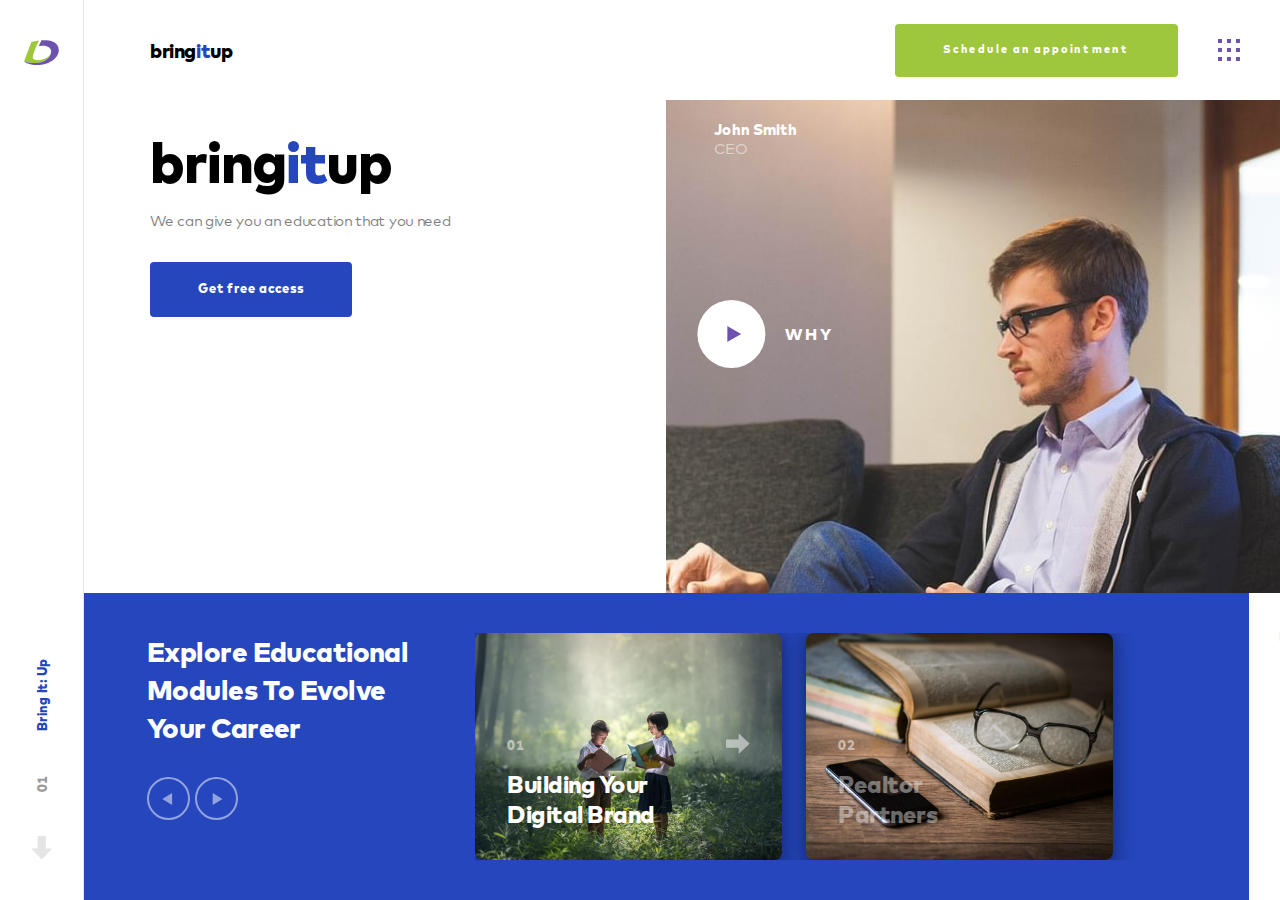
<file: BringItUp/index.html>
<!DOCTYPE html><html lang="en"><head><meta charset="UTF-8"><meta name="viewport" content="width=device-width,initial-scale=1"><meta http-equiv="X-UA-Compatible" content="ie=edge"><title>Loan</title><!-- Favicon --><link rel="apple-touch-icon" sizes="57x57" href="assets/icons/favicon/apple-icon-57x57.png"><link rel="apple-touch-icon" sizes="60x60" href="assets/icons/favicon/apple-icon-60x60.png"><link rel="apple-touch-icon" sizes="72x72" href="assets/icons/favicon/apple-icon-72x72.png"><link rel="apple-touch-icon" sizes="76x76" href="assets/icons/favicon/apple-icon-76x76.png"><link rel="apple-touch-icon" sizes="114x114" href="assets/icons/favicon/apple-icon-114x114.png"><link rel="apple-touch-icon" sizes="120x120" href="assets/icons/favicon/apple-icon-120x120.png"><link rel="apple-touch-icon" sizes="144x144" href="assets/icons/favicon/apple-icon-144x144.png"><link rel="apple-touch-icon" sizes="152x152" href="assets/icons/favicon/apple-icon-152x152.png"><link rel="apple-touch-icon" sizes="180x180" href="assets/icons/favicon/apple-icon-180x180.png"><link rel="icon" type="image/png" sizes="192x192" href="assets/icons/favicon/android-icon-192x192.png"><link rel="icon" type="image/png" sizes="32x32" href="assets/icons/favicon/favicon-32x32.png"><link rel="icon" type="image/png" sizes="96x96" href="assets/icons/favicon/favicon-96x96.png"><link rel="icon" type="image/png" sizes="16x16" href="assets/icons/favicon/favicon-16x16.png"><link rel="manifest" href="assets/icons/favicon/manifest.json"><meta name="msapplication-TileColor" content="#ffffff"><meta name="msapplication-TileImage" content="assets/icons/favicon/ms-icon-144x144.png"><meta name="theme-color" content="#ffffff"><!-- Primary Meta Tags --><title>Bring it Up</title><meta name="title" content="Bring it Up"><meta name="description" content="Your way to better self"><!-- Open Graph / Facebook --><meta property="og:type" content="website"><meta property="og:url" content="https://metatags.io/"><meta property="og:title" content="Bring it Up"><meta property="og:description" content="Your way to better self"><meta property="og:image" content="https://metatags.io/assets/meta-tags-16a33a6a8531e519cc0936fbba0ad904e52d35f34a46c97a2c9f6f7dd7d336f2.png"><!-- Twitter --><meta property="twitter:card" content="summary_large_image"><meta property="twitter:url" content="https://metatags.io/"><meta property="twitter:title" content="Bring it Up"><meta property="twitter:description" content="Your way to better self"><meta property="twitter:image" content="https://metatags.io/assets/meta-tags-16a33a6a8531e519cc0936fbba0ad904e52d35f34a46c97a2c9f6f7dd7d336f2.png"><!-- Style --><link rel="stylesheet" href="assets/css/style.min.css"></head><body><div class="page"><div class="showup"><div class="menu"><div class="evolve">bring<span>it</span>up</div><div class="menu__block"><button class="btn menu__block-schedule">Schedule an appointment</button> <svg viewBox="0 0 22 22" fill="none" xmlns="http://www.w3.org/2000/svg"><rect x="8.98242" y="8.98242" width="4" height="4" fill="#6D53AF"/><rect width="3.98828" height="3.98828" fill="#6D53AF"/><rect x="8.98242" y="17.9648" width="4" height="4" fill="#6D53AF"/><rect y="8.98242" width="3.98828" height="3.98828" fill="#6D53AF"/><rect y="17.9648" width="4" height="4" fill="#6D53AF"/><rect x="17.9648" width="3.98828" height="3.98828" fill="#6D53AF"/><rect x="8.98242" width="3.98828" height="3.98828" fill="#6D53AF"/><rect x="17.9648" y="8.98242" width="4" height="4" fill="#6D53AF"/><rect x="17.9648" y="17.9648" width="4" height="4" fill="#6D53AF"/></svg></div></div><div class="sidecontrol"><a href="#"><svg width="35" height="25" viewBox="0 0 35 25" fill="none" xmlns="http://www.w3.org/2000/svg"><path fill-rule="evenodd" clip-rule="evenodd" d="M0.0371094 21.388L7.41866 2.12134C7.41866 2.12134 11.0514 1.16004 14.8913 0.592773C11.1097 8.48623 8.82759 15.8142 8.82759 16.9457C8.82759 18.0767 9.15378 20.1594 14.0216 20.1594C19.7984 20.1594 27.13 16.6202 27.13 11.2118C27.13 18.4392 19.4091 23.0112 10.905 23.0112C4.56389 23.0112 0.0371094 21.388 0.0371094 21.388Z" fill="#9EC73D"/><path fill-rule="evenodd" clip-rule="evenodd" d="M27.1304 11.212C27.1304 18.4393 19.4096 23.0114 10.9054 23.0114C4.56435 23.0114 0.108398 21.3882 0.108398 21.3882C0.108398 21.3882 3.92507 24.978 13.6608 24.978C23.3947 24.978 34.7983 18.9304 34.7983 10.1792C34.7983 -1.87078 17.4608 0.351842 17.4608 0.351842L14.8078 5.94232C14.8078 5.94232 17.2983 5.6566 19.3614 5.6566C22.2626 5.6566 27.1304 6.93577 27.1304 11.212Z" fill="#6D53AF"/></svg></a><div class="sidecontrol__controls"><a class="next" href="#"><svg viewBox="0 0 20 24" fill="none" xmlns="http://www.w3.org/2000/svg"><path opacity="0.1" d="M19.4155 12.9143C19.3432 12.7329 19.1746 12.6145 18.9874 12.6145H13.9114V0.485189C13.9114 0.217373 13.7039 0 13.4482 0H6.03659C5.78089 0 5.57335 0.217373 5.57335 0.485189V12.6145H0.477884C0.290755 12.6145 0.122127 12.7329 0.0498639 12.9134C-0.0214873 13.0949 0.0174236 13.3035 0.14992 13.4423L9.39126 23.1535C9.47833 23.2447 9.59602 23.2962 9.71922 23.2962C9.84243 23.2962 9.96012 23.2447 10.0472 23.1545L19.3154 13.4432C19.4479 13.3044 19.4877 13.0958 19.4155 12.9143Z" fill="#000"/></svg> </a><span class="sidecontrol__controls-count">01</span><div class="sidecontrol__controls-show">Bring It: Up</div></div></div><div class="showup__wrapper"><div class="showup__intro"><div class="title">bring<span>it</span>up</div><div class="subtitle">We can give you an education that you need</div><button class="btn">Get free access</button></div><div class="showup__video"><div class="showup__author"><div class="showup__author-name">John Smith</div><div class="showup__author-position">CEO</div></div><div data-url="vZ4Sne0wdxY" class="play"><div class="play__circle"><svg viewBox="0 0 14 16" fill="none" xmlns="http://www.w3.org/2000/svg"><path d="M14 8L0 16V0L14 8Z" fill="#6D53AF"/></svg></div><div class="play__text">why</div></div></div></div><div class="showup__content"><div class="showup__content-title">Explore Educational<br>Modules To Evolve<br>Your Career<div><button type="button" class="showup__prev"><div class="play__content"><svg width="9" height="11" viewBox="0 0 9 11" fill="none" xmlns="http://www.w3.org/2000/svg"><path opacity="0.5" d="M0 5.5L9 11V0L0 5.5Z" fill="white"></path></svg></div></button> <button type="button" class="showup__next"><div class="play__content"><svg width="9" height="11" viewBox="0 0 9 11" fill="none" xmlns="http://www.w3.org/2000/svg"><path opacity="0.5" d="M9 5.5L0 11V0L9 5.5Z" fill="white"></path></svg></div></button></div></div><div class="showup__content-slider"><a href="#" class="card card__1 card-active"><div class="card__controls"><div class="card__controls-count">01</div><div class="card__controls-arrow"><svg width="24" height="21" viewBox="0 0 24 21" fill="none" xmlns="http://www.w3.org/2000/svg"><path opacity="1" d="M12.9846 0.965391C12.8032 1.03765 12.6848 1.20628 12.6848 1.39341L12.6848 6.46942H0.555501C0.287685 6.46942 0.0703125 6.67696 0.0703125 6.93266L0.0703125 14.3443C0.0703125 14.6 0.287685 14.8075 0.555501 14.8075H12.6849V19.903C12.6849 20.0901 12.8033 20.2587 12.9837 20.331C13.1652 20.4023 13.3738 20.3634 13.5126 20.2309L23.2238 10.9896C23.315 10.9025 23.3665 10.7848 23.3665 10.6616C23.3665 10.5384 23.315 10.4207 23.2248 10.3337L13.5135 1.06545C13.3747 0.932949 13.1661 0.893127 12.9846 0.965391Z" fill="#fff"/></svg></div></div><div class="card__title">Building Your<br>Digital Brand</div></a><a href="#" class="card card__2"><div class="card__controls"><div class="card__controls-count">02</div><div class="card__controls-arrow"><svg width="24" height="21" viewBox="0 0 24 21" fill="none" xmlns="http://www.w3.org/2000/svg"><path opacity="1" d="M12.9846 0.965391C12.8032 1.03765 12.6848 1.20628 12.6848 1.39341L12.6848 6.46942H0.555501C0.287685 6.46942 0.0703125 6.67696 0.0703125 6.93266L0.0703125 14.3443C0.0703125 14.6 0.287685 14.8075 0.555501 14.8075H12.6849V19.903C12.6849 20.0901 12.8033 20.2587 12.9837 20.331C13.1652 20.4023 13.3738 20.3634 13.5126 20.2309L23.2238 10.9896C23.315 10.9025 23.3665 10.7848 23.3665 10.6616C23.3665 10.5384 23.315 10.4207 23.2248 10.3337L13.5135 1.06545C13.3747 0.932949 13.1661 0.893127 12.9846 0.965391Z" fill="#fff"/></svg></div></div><div class="card__title">Realtor<br>Partners</div></a><a href="#" class="card card__3"><div class="card__controls"><div class="card__controls-count">03</div><div class="card__controls-arrow"><svg width="24" height="21" viewBox="0 0 24 21" fill="none" xmlns="http://www.w3.org/2000/svg"><path opacity="1" d="M12.9846 0.965391C12.8032 1.03765 12.6848 1.20628 12.6848 1.39341L12.6848 6.46942H0.555501C0.287685 6.46942 0.0703125 6.67696 0.0703125 6.93266L0.0703125 14.3443C0.0703125 14.6 0.287685 14.8075 0.555501 14.8075H12.6849V19.903C12.6849 20.0901 12.8033 20.2587 12.9837 20.331C13.1652 20.4023 13.3738 20.3634 13.5126 20.2309L23.2238 10.9896C23.315 10.9025 23.3665 10.7848 23.3665 10.6616C23.3665 10.5384 23.315 10.4207 23.2248 10.3337L13.5135 1.06545C13.3747 0.932949 13.1661 0.893127 12.9846 0.965391Z" fill="#fff"/></svg></div></div><div class="card__title">Local<br>Marketing</div></a><a href="#" class="card card__1"><div class="card__controls"><div class="card__controls-count">04</div><div class="card__controls-arrow"><svg width="24" height="21" viewBox="0 0 24 21" fill="none" xmlns="http://www.w3.org/2000/svg"><path opacity="1" d="M12.9846 0.965391C12.8032 1.03765 12.6848 1.20628 12.6848 1.39341L12.6848 6.46942H0.555501C0.287685 6.46942 0.0703125 6.67696 0.0703125 6.93266L0.0703125 14.3443C0.0703125 14.6 0.287685 14.8075 0.555501 14.8075H12.6849V19.903C12.6849 20.0901 12.8033 20.2587 12.9837 20.331C13.1652 20.4023 13.3738 20.3634 13.5126 20.2309L23.2238 10.9896C23.315 10.9025 23.3665 10.7848 23.3665 10.6616C23.3665 10.5384 23.315 10.4207 23.2248 10.3337L13.5135 1.06545C13.3747 0.932949 13.1661 0.893127 12.9846 0.965391Z" fill="#fff"/></svg></div></div><div class="card__title">Digital<br>Marketing</div></a><a href="#" class="card card__2"><div class="card__controls"><div class="card__controls-count">05</div><div class="card__controls-arrow"><svg width="24" height="21" viewBox="0 0 24 21" fill="none" xmlns="http://www.w3.org/2000/svg"><path opacity="1" d="M12.9846 0.965391C12.8032 1.03765 12.6848 1.20628 12.6848 1.39341L12.6848 6.46942H0.555501C0.287685 6.46942 0.0703125 6.67696 0.0703125 6.93266L0.0703125 14.3443C0.0703125 14.6 0.287685 14.8075 0.555501 14.8075H12.6849V19.903C12.6849 20.0901 12.8033 20.2587 12.9837 20.331C13.1652 20.4023 13.3738 20.3634 13.5126 20.2309L23.2238 10.9896C23.315 10.9025 23.3665 10.7848 23.3665 10.6616C23.3665 10.5384 23.315 10.4207 23.2248 10.3337L13.5135 1.06545C13.3747 0.932949 13.1661 0.893127 12.9846 0.965391Z" fill="#fff"/></svg></div></div><div class="card__title">Lead<br>Management</div></a><a href="#" class="card card__2"><div class="card__controls"><div class="card__controls-count">06</div><div class="card__controls-arrow"><svg width="24" height="21" viewBox="0 0 24 21" fill="none" xmlns="http://www.w3.org/2000/svg"><path opacity="1" d="M12.9846 0.965391C12.8032 1.03765 12.6848 1.20628 12.6848 1.39341L12.6848 6.46942H0.555501C0.287685 6.46942 0.0703125 6.67696 0.0703125 6.93266L0.0703125 14.3443C0.0703125 14.6 0.287685 14.8075 0.555501 14.8075H12.6849V19.903C12.6849 20.0901 12.8033 20.2587 12.9837 20.331C13.1652 20.4023 13.3738 20.3634 13.5126 20.2309L23.2238 10.9896C23.315 10.9025 23.3665 10.7848 23.3665 10.6616C23.3665 10.5384 23.315 10.4207 23.2248 10.3337L13.5135 1.06545C13.3747 0.932949 13.1661 0.893127 12.9846 0.965391Z" fill="#fff"/></svg></div></div><div class="card__title">Quoting</div></a><a href="#" class="card card__2"><div class="card__controls"><div class="card__controls-count">07</div><div class="card__controls-arrow"><svg width="24" height="21" viewBox="0 0 24 21" fill="none" xmlns="http://www.w3.org/2000/svg"><path opacity="1" d="M12.9846 0.965391C12.8032 1.03765 12.6848 1.20628 12.6848 1.39341L12.6848 6.46942H0.555501C0.287685 6.46942 0.0703125 6.67696 0.0703125 6.93266L0.0703125 14.3443C0.0703125 14.6 0.287685 14.8075 0.555501 14.8075H12.6849V19.903C12.6849 20.0901 12.8033 20.2587 12.9837 20.331C13.1652 20.4023 13.3738 20.3634 13.5126 20.2309L23.2238 10.9896C23.315 10.9025 23.3665 10.7848 23.3665 10.6616C23.3665 10.5384 23.315 10.4207 23.2248 10.3337L13.5135 1.06545C13.3747 0.932949 13.1661 0.893127 12.9846 0.965391Z" fill="#fff"/></svg></div></div><div class="card__title">Customer<br>Loan Experience</div></a><a href="#" class="card card__2"><div class="card__controls"><div class="card__controls-count">08</div><div class="card__controls-arrow"><svg width="24" height="21" viewBox="0 0 24 21" fill="none" xmlns="http://www.w3.org/2000/svg"><path opacity="1" d="M12.9846 0.965391C12.8032 1.03765 12.6848 1.20628 12.6848 1.39341L12.6848 6.46942H0.555501C0.287685 6.46942 0.0703125 6.67696 0.0703125 6.93266L0.0703125 14.3443C0.0703125 14.6 0.287685 14.8075 0.555501 14.8075H12.6849V19.903C12.6849 20.0901 12.8033 20.2587 12.9837 20.331C13.1652 20.4023 13.3738 20.3634 13.5126 20.2309L23.2238 10.9896C23.315 10.9025 23.3665 10.7848 23.3665 10.6616C23.3665 10.5384 23.315 10.4207 23.2248 10.3337L13.5135 1.06545C13.3747 0.932949 13.1661 0.893127 12.9846 0.965391Z" fill="#fff"/></svg></div></div><div class="card__title">Customer<br>For Life</div></a></div><div class="showup__content-side"><div class="showup__content-explore"><div class="module">Explore all modules</div><div class="plus"><div class="plus__content"><svg viewBox="0 0 12 12" fill="none" xmlns="http://www.w3.org/2000/svg"><path d="M5.16699 1.00033C5.16699 0.540088 5.54009 0.166992 6.00033 0.166992C6.46056 0.166992 6.83366 0.540088 6.83366 1.00033V11.0003C6.83366 11.4606 6.46056 11.8337 6.00033 11.8337C5.54009 11.8337 5.16699 11.4606 5.16699 11.0003V1.00033Z" fill="white"/><path d="M1.00033 6.83366C0.540088 6.83366 0.166992 6.46056 0.166992 6.00033C0.166992 5.54009 0.540088 5.16699 1.00033 5.16699H11.0003C11.4606 5.16699 11.8337 5.54009 11.8337 6.00033C11.8337 6.46056 11.4606 6.83366 11.0003 6.83366H1.00033Z" fill="white"/></svg></div></div></div></div></div></div><div class="difference"><div class="menu"><div class="evolve hidden">bring<span>it:</span>up</div><div class="menu__block"><a class="btn menu__block-schedule">schedule an appointment </a><svg viewBox="0 0 22 22" fill="none" xmlns="http://www.w3.org/2000/svg"><rect x="8.98242" y="8.98242" width="4" height="4" fill="#6D53AF"/><rect width="3.98828" height="3.98828" fill="#6D53AF"/><rect x="8.98242" y="17.9648" width="4" height="4" fill="#6D53AF"/><rect y="8.98242" width="3.98828" height="3.98828" fill="#6D53AF"/><rect y="17.9648" width="4" height="4" fill="#6D53AF"/><rect x="17.9648" width="3.98828" height="3.98828" fill="#6D53AF"/><rect x="8.98242" width="3.98828" height="3.98828" fill="#6D53AF"/><rect x="17.9648" y="8.98242" width="4" height="4" fill="#6D53AF"/><rect x="17.9648" y="17.9648" width="4" height="4" fill="#6D53AF"/></svg></div></div><div class="sidecontrol"><a href="#"><svg width="35" height="25" viewBox="0 0 35 25" fill="none" xmlns="http://www.w3.org/2000/svg"><path fill-rule="evenodd" clip-rule="evenodd" d="M0.0371094 21.388L7.41866 2.12134C7.41866 2.12134 11.0514 1.16004 14.8913 0.592773C11.1097 8.48623 8.82759 15.8142 8.82759 16.9457C8.82759 18.0767 9.15378 20.1594 14.0216 20.1594C19.7984 20.1594 27.13 16.6202 27.13 11.2118C27.13 18.4392 19.4091 23.0112 10.905 23.0112C4.56389 23.0112 0.0371094 21.388 0.0371094 21.388Z" fill="#9EC73D"/><path fill-rule="evenodd" clip-rule="evenodd" d="M27.1304 11.212C27.1304 18.4393 19.4096 23.0114 10.9054 23.0114C4.56435 23.0114 0.108398 21.3882 0.108398 21.3882C0.108398 21.3882 3.92507 24.978 13.6608 24.978C23.3947 24.978 34.7983 18.9304 34.7983 10.1792C34.7983 -1.87078 17.4608 0.351842 17.4608 0.351842L14.8078 5.94232C14.8078 5.94232 17.2983 5.6566 19.3614 5.6566C22.2626 5.6566 27.1304 6.93577 27.1304 11.212Z" fill="#6D53AF"/></svg></a><div class="sidecontrol__controls"><a class="next" href="#"><svg viewBox="0 0 20 24" fill="none" xmlns="http://www.w3.org/2000/svg"><path opacity="0.1" d="M19.4155 12.9143C19.3432 12.7329 19.1746 12.6145 18.9874 12.6145H13.9114V0.485189C13.9114 0.217373 13.7039 0 13.4482 0H6.03659C5.78089 0 5.57335 0.217373 5.57335 0.485189V12.6145H0.477884C0.290755 12.6145 0.122127 12.7329 0.0498639 12.9134C-0.0214873 13.0949 0.0174236 13.3035 0.14992 13.4423L9.39126 23.1535C9.47833 23.2447 9.59602 23.2962 9.71922 23.2962C9.84243 23.2962 9.96012 23.2447 10.0472 23.1545L19.3154 13.4432C19.4479 13.3044 19.4877 13.0958 19.4155 12.9143Z" fill="#000"/></svg> </a><span class="sidecontrol__controls-count">02</span><div class="sidecontrol__controls-show">Bring It: Up</div></div></div><div class="difference__wrapper"><div class="difference__info"><div class="title">The difference</div><div class="subtitle">Between education 10 years ago and today</div><div class="difference__info-cards"><div class="officerold"><div class="officer__card-title">Education<br><span>10 years ago</span></div><div class="officer__card-item"><div class="card__counter">01</div><div class="card__descr">First step with some text and explanation</div></div><div class="officer__card-item"><div class="card__counter">02</div><div class="card__descr">Second step with some text and explanation</div></div><div class="officer__card-item"><div class="card__counter">03</div><div class="card__descr">Third step with some text and explanation</div></div><div class="officer__card-item"><div class="card__counter"><svg width="18" height="26" viewBox="0 0 18 26" fill="none" xmlns="http://www.w3.org/2000/svg"><g opacity="0.34" filter="url(#filter0_d)"><path d="M4.824 11.6716V7.37561H6.048C8.12 7.37561 9.156 6.85161 9.156 5.80361C9.156 4.79561 8.128 4.28361 6.072 4.26761C5.44 4.26761 4.86 4.29961 4.332 4.36361L4.116 0.619608C4.9 0.515608 5.764 0.463608 6.708 0.463608C8.772 0.463608 10.384 0.907609 11.544 1.79561C12.712 2.68361 13.296 3.89161 13.296 5.41961C13.296 6.75561 12.88 7.85161 12.048 8.70761C11.216 9.55561 10.008 10.1316 8.424 10.4356L8.34 11.6716H4.824ZM6.576 12.9436C7.232 12.9436 7.804 13.1876 8.292 13.6756C8.788 14.1636 9.036 14.7396 9.036 15.4036C9.036 16.0756 8.788 16.6636 8.292 17.1676C7.804 17.6636 7.232 17.9116 6.576 17.9116C5.904 17.9116 5.32 17.6676 4.824 17.1796C4.336 16.6836 4.092 16.0956 4.092 15.4156C4.092 14.7516 4.336 14.1756 4.824 13.6876C5.32 13.1916 5.904 12.9436 6.576 12.9436Z" fill="#BEBEBE"/></g><defs><filter id="filter0_d" x="0.0917969" y="0.463867" width="17.204" height="25.448" filterUnits="userSpaceOnUse" color-interpolation-filters="sRGB"><feFlood flood-opacity="0" result="BackgroundImageFix"/><feColorMatrix in="SourceAlpha" type="matrix" values="0 0 0 0 0 0 0 0 0 0 0 0 0 0 0 0 0 0 127 0"/><feOffset dy="4"/><feGaussianBlur stdDeviation="2"/><feColorMatrix type="matrix" values="0 0 0 0 0 0 0 0 0 0 0 0 0 0 0 0 0 0 0.25 0"/><feBlend mode="normal" in2="BackgroundImageFix" result="effect1_dropShadow"/><feBlend mode="normal" in="SourceGraphic" in2="effect1_dropShadow" result="shape"/></filter></defs></svg></div><div class="card__click"><div>Click to show</div><div class="plus"><div class="plus__content"><svg viewBox="0 0 12 12" fill="none" xmlns="http://www.w3.org/2000/svg"><path d="M5.16699 1.00033C5.16699 0.540088 5.54009 0.166992 6.00033 0.166992C6.46056 0.166992 6.83366 0.540088 6.83366 1.00033V11.0003C6.83366 11.4606 6.46056 11.8337 6.00033 11.8337C5.54009 11.8337 5.16699 11.4606 5.16699 11.0003V1.00033Z" fill="white"/><path d="M1.00033 6.83366C0.540088 6.83366 0.166992 6.46056 0.166992 6.00033C0.166992 5.54009 0.540088 5.16699 1.00033 5.16699H11.0003C11.4606 5.16699 11.8337 5.54009 11.8337 6.00033C11.8337 6.46056 11.4606 6.83366 11.0003 6.83366H1.00033Z" fill="white"/></svg></div></div></div></div></div><div class="officernew"><div class="officer__card-title">Education<br><span>today</span></div><div class="officer__card-item"><div class="card__counter">01</div><div class="card__descr">First step with some text and explanation</div></div><div class="officer__card-item"><div class="card__counter">02</div><div class="card__descr">Second step with some text and explanation</div></div><div class="officer__card-item"><div class="card__counter">03</div><div class="card__descr">Third step with some text and explanation</div></div><div class="officer__card-item"><div class="card__counter"><svg width="18" height="26" viewBox="0 0 18 26" fill="none" xmlns="http://www.w3.org/2000/svg"><g opacity="0.34" filter="url(#filter0_d)"><path d="M4.824 11.6716V7.37561H6.048C8.12 7.37561 9.156 6.85161 9.156 5.80361C9.156 4.79561 8.128 4.28361 6.072 4.26761C5.44 4.26761 4.86 4.29961 4.332 4.36361L4.116 0.619608C4.9 0.515608 5.764 0.463608 6.708 0.463608C8.772 0.463608 10.384 0.907609 11.544 1.79561C12.712 2.68361 13.296 3.89161 13.296 5.41961C13.296 6.75561 12.88 7.85161 12.048 8.70761C11.216 9.55561 10.008 10.1316 8.424 10.4356L8.34 11.6716H4.824ZM6.576 12.9436C7.232 12.9436 7.804 13.1876 8.292 13.6756C8.788 14.1636 9.036 14.7396 9.036 15.4036C9.036 16.0756 8.788 16.6636 8.292 17.1676C7.804 17.6636 7.232 17.9116 6.576 17.9116C5.904 17.9116 5.32 17.6676 4.824 17.1796C4.336 16.6836 4.092 16.0956 4.092 15.4156C4.092 14.7516 4.336 14.1756 4.824 13.6876C5.32 13.1916 5.904 12.9436 6.576 12.9436Z" fill="#BEBEBE"/></g><defs><filter id="filter0_d" x="0.0917969" y="0.463867" width="17.204" height="25.448" filterUnits="userSpaceOnUse" color-interpolation-filters="sRGB"><feFlood flood-opacity="0" result="BackgroundImageFix"/><feColorMatrix in="SourceAlpha" type="matrix" values="0 0 0 0 0 0 0 0 0 0 0 0 0 0 0 0 0 0 127 0"/><feOffset dy="4"/><feGaussianBlur stdDeviation="2"/><feColorMatrix type="matrix" values="0 0 0 0 0 0 0 0 0 0 0 0 0 0 0 0 0 0 0.25 0"/><feBlend mode="normal" in2="BackgroundImageFix" result="effect1_dropShadow"/><feBlend mode="normal" in="SourceGraphic" in2="effect1_dropShadow" result="shape"/></filter></defs></svg></div><div class="card__click"><div>Click to show</div><div class="plus"><div class="plus__content"><svg viewBox="0 0 12 12" fill="none" xmlns="http://www.w3.org/2000/svg"><path d="M5.16699 1.00033C5.16699 0.540088 5.54009 0.166992 6.00033 0.166992C6.46056 0.166992 6.83366 0.540088 6.83366 1.00033V11.0003C6.83366 11.4606 6.46056 11.8337 6.00033 11.8337C5.54009 11.8337 5.16699 11.4606 5.16699 11.0003V1.00033Z" fill="white"/><path d="M1.00033 6.83366C0.540088 6.83366 0.166992 6.46056 0.166992 6.00033C0.166992 5.54009 0.540088 5.16699 1.00033 5.16699H11.0003C11.4606 5.16699 11.8337 5.54009 11.8337 6.00033C11.8337 6.46056 11.4606 6.83366 11.0003 6.83366H1.00033Z" fill="white"/></svg></div></div></div></div></div></div></div><div class="difference__photo"></div></div></div><div class="modules"><div class="menu"><div class="evolve hidden">bring<span>it:</span>up</div><div class="menu__block"><a class="btn menu__block-schedule white">schedule an appointment </a><svg viewBox="0 0 22 22" fill="none" xmlns="http://www.w3.org/2000/svg"><rect x="8.98242" y="8.98242" width="4" height="4" fill="#fff"/><rect width="3.98828" height="3.98828" fill="#fff"/><rect x="8.98242" y="17.9648" width="4" height="4" fill="#fff"/><rect y="8.98242" width="3.98828" height="3.98828" fill="#fff"/><rect y="17.9648" width="4" height="4" fill="#fff"/><rect x="17.9648" width="3.98828" height="3.98828" fill="#fff"/><rect x="8.98242" width="3.98828" height="3.98828" fill="#fff"/><rect x="17.9648" y="8.98242" width="4" height="4" fill="#fff"/><rect x="17.9648" y="17.9648" width="4" height="4" fill="#fff"/></svg></div></div><div class="sidecontrol"><a href="#"><svg width="35" height="25" viewBox="0 0 35 25" fill="none" xmlns="http://www.w3.org/2000/svg"><path fill-rule="evenodd" clip-rule="evenodd" d="M0.0371094 21.388L7.41866 2.12134C7.41866 2.12134 11.0514 1.16004 14.8913 0.592773C11.1097 8.48623 8.82759 15.8142 8.82759 16.9457C8.82759 18.0767 9.15378 20.1594 14.0216 20.1594C19.7984 20.1594 27.13 16.6202 27.13 11.2118C27.13 18.4392 19.4091 23.0112 10.905 23.0112C4.56389 23.0112 0.0371094 21.388 0.0371094 21.388Z" fill="#9EC73D"/><path fill-rule="evenodd" clip-rule="evenodd" d="M27.1304 11.212C27.1304 18.4393 19.4096 23.0114 10.9054 23.0114C4.56435 23.0114 0.108398 21.3882 0.108398 21.3882C0.108398 21.3882 3.92507 24.978 13.6608 24.978C23.3947 24.978 34.7983 18.9304 34.7983 10.1792C34.7983 -1.87078 17.4608 0.351842 17.4608 0.351842L14.8078 5.94232C14.8078 5.94232 17.2983 5.6566 19.3614 5.6566C22.2626 5.6566 27.1304 6.93577 27.1304 11.212Z" fill="#6D53AF"/></svg></a><div class="sidecontrol__controls"><a class="next" href="#"><svg viewBox="0 0 20 24" fill="none" xmlns="http://www.w3.org/2000/svg"><path opacity="0.1" d="M19.4155 12.9143C19.3432 12.7329 19.1746 12.6145 18.9874 12.6145H13.9114V0.485189C13.9114 0.217373 13.7039 0 13.4482 0H6.03659C5.78089 0 5.57335 0.217373 5.57335 0.485189V12.6145H0.477884C0.290755 12.6145 0.122127 12.7329 0.0498639 12.9134C-0.0214873 13.0949 0.0174236 13.3035 0.14992 13.4423L9.39126 23.1535C9.47833 23.2447 9.59602 23.2962 9.71922 23.2962C9.84243 23.2962 9.96012 23.2447 10.0472 23.1545L19.3154 13.4432C19.4479 13.3044 19.4877 13.0958 19.4155 12.9143Z" fill="#000"/></svg> </a><span class="sidecontrol__controls-count">03</span><div class="sidecontrol__controls-show">Bring It: Up</div></div></div><div class="modules__wrapper"><div class="modules__info"><div class="evolve opaci">bring<span>it:</span>up</div><div class="title">Explore<br>the Modules</div><div class="subtitle">Fifth step with some text<br>and explanation</div><button class="btn">Get access</button><div class="modules__info-btns"><button type="button" class="slick-prev"><div class="play__content"><svg width="9" height="11" viewBox="0 0 9 11" fill="none" xmlns="http://www.w3.org/2000/svg"><path opacity="1" d="M0 5.5L9 11V0L0 5.5Z" fill="#EAEAEA"/></svg></div></button> <button type="button" class="slick-next"><div class="play__content"><svg width="9" height="11" viewBox="0 0 9 11" fill="none" xmlns="http://www.w3.org/2000/svg"><path opacity="1" d="M9 5.5L0 11V0L9 5.5Z" fill="#EAEAEA"/></svg></div></button></div><div class="hanson"><div class="hanson__title">John Smith</div><div class="hanson__teacher">your teacher</div><div class="hanson__descr">«We have 8 modules, you<br>can see what are they about»</div></div></div><div class="modules__slider"><div class="modules__content-slider"><a href="#" class="card card__1 card-active"><div class="card__controls"><div class="card__controls-count">Module #1</div><div class="card__controls-arrow"><svg width="24" height="21" viewBox="0 0 24 21" fill="none" xmlns="http://www.w3.org/2000/svg"><path opacity="1" d="M12.9846 0.965391C12.8032 1.03765 12.6848 1.20628 12.6848 1.39341L12.6848 6.46942H0.555501C0.287685 6.46942 0.0703125 6.67696 0.0703125 6.93266L0.0703125 14.3443C0.0703125 14.6 0.287685 14.8075 0.555501 14.8075H12.6849V19.903C12.6849 20.0901 12.8033 20.2587 12.9837 20.331C13.1652 20.4023 13.3738 20.3634 13.5126 20.2309L23.2238 10.9896C23.315 10.9025 23.3665 10.7848 23.3665 10.6616C23.3665 10.5384 23.315 10.4207 23.2248 10.3337L13.5135 1.06545C13.3747 0.932949 13.1661 0.893127 12.9846 0.965391Z" fill="#fff"/></svg></div></div><div class="card__title">Building Your Digital Brand</div><div class="card__description"><div class="card__description-item"><div class="number">01</div><div class="descr-item">What is in the module #1</div></div><div class="card__description-item"><div class="number">02</div><div class="descr-item">What is in the module #2</div></div></div></a><a href="#" class="card card__2"><div class="card__controls"><div class="card__controls-count">Module #2</div><div class="card__controls-arrow"><svg width="24" height="21" viewBox="0 0 24 21" fill="none" xmlns="http://www.w3.org/2000/svg"><path opacity="1" d="M12.9846 0.965391C12.8032 1.03765 12.6848 1.20628 12.6848 1.39341L12.6848 6.46942H0.555501C0.287685 6.46942 0.0703125 6.67696 0.0703125 6.93266L0.0703125 14.3443C0.0703125 14.6 0.287685 14.8075 0.555501 14.8075H12.6849V19.903C12.6849 20.0901 12.8033 20.2587 12.9837 20.331C13.1652 20.4023 13.3738 20.3634 13.5126 20.2309L23.2238 10.9896C23.315 10.9025 23.3665 10.7848 23.3665 10.6616C23.3665 10.5384 23.315 10.4207 23.2248 10.3337L13.5135 1.06545C13.3747 0.932949 13.1661 0.893127 12.9846 0.965391Z" fill="#fff"/></svg></div></div><div class="card__title">Realtor Partners</div><div class="card__description"><div class="card__description-item"><div class="number">01</div><div class="descr-item">What is in the module #1</div></div><div class="card__description-item"><div class="number">02</div><div class="descr-item">What is in the module #2</div></div></div></a><a href="#" class="card card__3"><div class="card__controls"><div class="card__controls-count">Module #3</div><div class="card__controls-arrow"><svg width="24" height="21" viewBox="0 0 24 21" fill="none" xmlns="http://www.w3.org/2000/svg"><path opacity="1" d="M12.9846 0.965391C12.8032 1.03765 12.6848 1.20628 12.6848 1.39341L12.6848 6.46942H0.555501C0.287685 6.46942 0.0703125 6.67696 0.0703125 6.93266L0.0703125 14.3443C0.0703125 14.6 0.287685 14.8075 0.555501 14.8075H12.6849V19.903C12.6849 20.0901 12.8033 20.2587 12.9837 20.331C13.1652 20.4023 13.3738 20.3634 13.5126 20.2309L23.2238 10.9896C23.315 10.9025 23.3665 10.7848 23.3665 10.6616C23.3665 10.5384 23.315 10.4207 23.2248 10.3337L13.5135 1.06545C13.3747 0.932949 13.1661 0.893127 12.9846 0.965391Z" fill="#fff"/></svg></div></div><div class="card__title">Local Marketing</div><div class="card__description"><div class="card__description-item"><div class="number">01</div><div class="descr-item">What is in the module #1</div></div><div class="card__description-item"><div class="number">02</div><div class="descr-item">What is in the module #2</div></div></div></a><a href="#" class="card card__1"><div class="card__controls"><div class="card__controls-count">Module #4</div><div class="card__controls-arrow"><svg width="24" height="21" viewBox="0 0 24 21" fill="none" xmlns="http://www.w3.org/2000/svg"><path opacity="1" d="M12.9846 0.965391C12.8032 1.03765 12.6848 1.20628 12.6848 1.39341L12.6848 6.46942H0.555501C0.287685 6.46942 0.0703125 6.67696 0.0703125 6.93266L0.0703125 14.3443C0.0703125 14.6 0.287685 14.8075 0.555501 14.8075H12.6849V19.903C12.6849 20.0901 12.8033 20.2587 12.9837 20.331C13.1652 20.4023 13.3738 20.3634 13.5126 20.2309L23.2238 10.9896C23.315 10.9025 23.3665 10.7848 23.3665 10.6616C23.3665 10.5384 23.315 10.4207 23.2248 10.3337L13.5135 1.06545C13.3747 0.932949 13.1661 0.893127 12.9846 0.965391Z" fill="#fff"/></svg></div></div><div class="card__title">Digital Marketing</div><div class="card__description"><div class="card__description-item"><div class="number">01</div><div class="descr-item">What is in the module #1</div></div><div class="card__description-item"><div class="number">02</div><div class="descr-item">What is in the module #2</div></div></div></a><a href="#" class="card card__1"><div class="card__controls"><div class="card__controls-count">Module #5</div><div class="card__controls-arrow"><svg width="24" height="21" viewBox="0 0 24 21" fill="none" xmlns="http://www.w3.org/2000/svg"><path opacity="1" d="M12.9846 0.965391C12.8032 1.03765 12.6848 1.20628 12.6848 1.39341L12.6848 6.46942H0.555501C0.287685 6.46942 0.0703125 6.67696 0.0703125 6.93266L0.0703125 14.3443C0.0703125 14.6 0.287685 14.8075 0.555501 14.8075H12.6849V19.903C12.6849 20.0901 12.8033 20.2587 12.9837 20.331C13.1652 20.4023 13.3738 20.3634 13.5126 20.2309L23.2238 10.9896C23.315 10.9025 23.3665 10.7848 23.3665 10.6616C23.3665 10.5384 23.315 10.4207 23.2248 10.3337L13.5135 1.06545C13.3747 0.932949 13.1661 0.893127 12.9846 0.965391Z" fill="#fff"/></svg></div></div><div class="card__title">Lead Management</div><div class="card__description"><div class="card__description-item"><div class="number">01</div><div class="descr-item">What is in the module #1</div></div><div class="card__description-item"><div class="number">02</div><div class="descr-item">What is in the module #2</div></div></div></a><a href="#" class="card card__1"><div class="card__controls"><div class="card__controls-count">Module #6</div><div class="card__controls-arrow"><svg width="24" height="21" viewBox="0 0 24 21" fill="none" xmlns="http://www.w3.org/2000/svg"><path opacity="1" d="M12.9846 0.965391C12.8032 1.03765 12.6848 1.20628 12.6848 1.39341L12.6848 6.46942H0.555501C0.287685 6.46942 0.0703125 6.67696 0.0703125 6.93266L0.0703125 14.3443C0.0703125 14.6 0.287685 14.8075 0.555501 14.8075H12.6849V19.903C12.6849 20.0901 12.8033 20.2587 12.9837 20.331C13.1652 20.4023 13.3738 20.3634 13.5126 20.2309L23.2238 10.9896C23.315 10.9025 23.3665 10.7848 23.3665 10.6616C23.3665 10.5384 23.315 10.4207 23.2248 10.3337L13.5135 1.06545C13.3747 0.932949 13.1661 0.893127 12.9846 0.965391Z" fill="#fff"/></svg></div></div><div class="card__title">Quoting</div><div class="card__description"><div class="card__description-item"><div class="number">01</div><div class="descr-item">What is in the module #1</div></div><div class="card__description-item"><div class="number">02</div><div class="descr-item">What is in the module #2</div></div></div></a><a href="#" class="card card__1"><div class="card__controls"><div class="card__controls-count">Module #7</div><div class="card__controls-arrow"><svg width="24" height="21" viewBox="0 0 24 21" fill="none" xmlns="http://www.w3.org/2000/svg"><path opacity="1" d="M12.9846 0.965391C12.8032 1.03765 12.6848 1.20628 12.6848 1.39341L12.6848 6.46942H0.555501C0.287685 6.46942 0.0703125 6.67696 0.0703125 6.93266L0.0703125 14.3443C0.0703125 14.6 0.287685 14.8075 0.555501 14.8075H12.6849V19.903C12.6849 20.0901 12.8033 20.2587 12.9837 20.331C13.1652 20.4023 13.3738 20.3634 13.5126 20.2309L23.2238 10.9896C23.315 10.9025 23.3665 10.7848 23.3665 10.6616C23.3665 10.5384 23.315 10.4207 23.2248 10.3337L13.5135 1.06545C13.3747 0.932949 13.1661 0.893127 12.9846 0.965391Z" fill="#fff"/></svg></div></div><div class="card__title">Customer Loan Experience</div><div class="card__description"><div class="card__description-item"><div class="number">01</div><div class="descr-item">What is in the module #1</div></div><div class="card__description-item"><div class="number">02</div><div class="descr-item">What is in the module #2</div></div></div></a><a href="#" class="card card__1"><div class="card__controls"><div class="card__controls-count">Module #8</div><div class="card__controls-arrow"><svg width="24" height="21" viewBox="0 0 24 21" fill="none" xmlns="http://www.w3.org/2000/svg"><path opacity="1" d="M12.9846 0.965391C12.8032 1.03765 12.6848 1.20628 12.6848 1.39341L12.6848 6.46942H0.555501C0.287685 6.46942 0.0703125 6.67696 0.0703125 6.93266L0.0703125 14.3443C0.0703125 14.6 0.287685 14.8075 0.555501 14.8075H12.6849V19.903C12.6849 20.0901 12.8033 20.2587 12.9837 20.331C13.1652 20.4023 13.3738 20.3634 13.5126 20.2309L23.2238 10.9896C23.315 10.9025 23.3665 10.7848 23.3665 10.6616C23.3665 10.5384 23.315 10.4207 23.2248 10.3337L13.5135 1.06545C13.3747 0.932949 13.1661 0.893127 12.9846 0.965391Z" fill="#fff"/></svg></div></div><div class="card__title">Customer For Life</div><div class="card__description"><div class="card__description-item"><div class="number">01</div><div class="descr-item">What is in the module #1</div></div><div class="card__description-item"><div class="number">02</div><div class="descr-item">What is in the module #2</div></div></div></a></div></div></div></div><div class="join"><div class="menu"><div class="evolve hidden">show<span>up:</span>evolve</div><div class="menu__block"><a class="btn menu__block-schedule white">schedule an appointment </a><svg viewBox="0 0 22 22" fill="none" xmlns="http://www.w3.org/2000/svg"><rect x="8.98242" y="8.98242" width="4" height="4" fill="#fff"/><rect width="3.98828" height="3.98828" fill="#fff"/><rect x="8.98242" y="17.9648" width="4" height="4" fill="#fff"/><rect y="8.98242" width="3.98828" height="3.98828" fill="#fff"/><rect y="17.9648" width="4" height="4" fill="#fff"/><rect x="17.9648" width="3.98828" height="3.98828" fill="#fff"/><rect x="8.98242" width="3.98828" height="3.98828" fill="#fff"/><rect x="17.9648" y="8.98242" width="4" height="4" fill="#fff"/><rect x="17.9648" y="17.9648" width="4" height="4" fill="#fff"/></svg></div></div><div class="sidecontrol colored"><a href="#"><svg width="35" height="25" viewBox="0 0 35 25" fill="none" xmlns="http://www.w3.org/2000/svg"><path fill-rule="evenodd" clip-rule="evenodd" d="M0.0371094 21.388L7.41866 2.12134C7.41866 2.12134 11.0514 1.16004 14.8913 0.592773C11.1097 8.48623 8.82759 15.8142 8.82759 16.9457C8.82759 18.0767 9.15378 20.1594 14.0216 20.1594C19.7984 20.1594 27.13 16.6202 27.13 11.2118C27.13 18.4392 19.4091 23.0112 10.905 23.0112C4.56389 23.0112 0.0371094 21.388 0.0371094 21.388Z" fill="#9EC73D"/><path fill-rule="evenodd" clip-rule="evenodd" d="M27.1304 11.212C27.1304 18.4393 19.4096 23.0114 10.9054 23.0114C4.56435 23.0114 0.108398 21.3882 0.108398 21.3882C0.108398 21.3882 3.92507 24.978 13.6608 24.978C23.3947 24.978 34.7983 18.9304 34.7983 10.1792C34.7983 -1.87078 17.4608 0.351842 17.4608 0.351842L14.8078 5.94232C14.8078 5.94232 17.2983 5.6566 19.3614 5.6566C22.2626 5.6566 27.1304 6.93577 27.1304 11.212Z" fill="#fff"/></svg></a><div class="sidecontrol__controls"><a class="next" href="#"><svg viewBox="0 0 20 24" fill="none" xmlns="http://www.w3.org/2000/svg"><path opacity="0.1" d="M19.4155 12.9143C19.3432 12.7329 19.1746 12.6145 18.9874 12.6145H13.9114V0.485189C13.9114 0.217373 13.7039 0 13.4482 0H6.03659C5.78089 0 5.57335 0.217373 5.57335 0.485189V12.6145H0.477884C0.290755 12.6145 0.122127 12.7329 0.0498639 12.9134C-0.0214873 13.0949 0.0174236 13.3035 0.14992 13.4423L9.39126 23.1535C9.47833 23.2447 9.59602 23.2962 9.71922 23.2962C9.84243 23.2962 9.96012 23.2447 10.0472 23.1545L19.3154 13.4432C19.4479 13.3044 19.4877 13.0958 19.4155 12.9143Z" fill="#fff"/></svg> </a><span class="sidecontrol__controls-count white">04</span><div class="sidecontrol__controls-show white">Bring It: Up</div></div></div><div class="join__wrapper"><div class="join__intro"></div><div class="join__evolution"><div class="title">Let us help you</div><form action="#" class="form"><div class="form__block"><div><label for="name">My name is</label> <input name="name" type="text" placeholder="Your name"> <svg class="icon" width="18" height="20" viewBox="0 0 18 20" fill="none" xmlns="http://www.w3.org/2000/svg"><g opacity="0.2"><path d="M17 19V17C17 14.7909 15.2091 13 13 13H5C2.79086 13 1 14.7909 1 17V19" stroke="white" stroke-width="2" stroke-linecap="round" stroke-linejoin="round"/><path fill-rule="evenodd" clip-rule="evenodd" d="M9 9C11.2091 9 13 7.20914 13 5C13 2.79086 11.2091 1 9 1C6.79086 1 5 2.79086 5 5C5 7.20914 6.79086 9 9 9Z" stroke="white" stroke-width="2" stroke-linecap="round" stroke-linejoin="round"/></g></svg></div></div><div class="form__block"><div><label for="name">And i am</label> <input name="position" type="text" placeholder="ex. Retail loan officer"> <svg class="icon" width="22" height="20" viewBox="0 0 22 20" fill="none" xmlns="http://www.w3.org/2000/svg"><rect opacity="0.2" x="1" y="5" width="20" height="14" rx="2" stroke="#fff" stroke-width="2" stroke-linecap="round" stroke-linejoin="round"/><path opacity="0.2" d="M15 19V3C15 1.89543 14.1046 1 13 1H9C7.89543 1 7 1.89543 7 3V19" stroke="#fff" stroke-width="2" stroke-linecap="round" stroke-linejoin="round"/></svg></div><div><label for="name">From</label> <select name="city" id="city"><option value="New-York">New-York</option><option value="London">London</option><option value="Paris">Paris</option><option value="Berlin">Berlin</option><option value="Amsterdam">Amsterdam</option></select> <svg class="icon icon-double" width="22" height="22" viewBox="0 0 22 22" fill="none" xmlns="http://www.w3.org/2000/svg"><g opacity="0.2"><path fill-rule="evenodd" clip-rule="evenodd" d="M11 21C16.5228 21 21 16.5228 21 11C21 5.47715 16.5228 1 11 1C5.47715 1 1 5.47715 1 11C1 16.5228 5.47715 21 11 21Z" stroke="white" stroke-width="2" stroke-linecap="round" stroke-linejoin="round"/><path d="M1 11H21" stroke="white" stroke-width="2" stroke-linecap="round" stroke-linejoin="round"/><path fill-rule="evenodd" clip-rule="evenodd" d="M11 1C13.5013 3.73835 14.9228 7.29203 15 11C14.9228 14.708 13.5013 18.2616 11 21C8.49872 18.2616 7.07725 14.708 7 11C7.07725 7.29203 8.49872 3.73835 11 1V1Z" stroke="white" stroke-width="2" stroke-linecap="round" stroke-linejoin="round"/></g></svg> <svg class="icon icon-down" width="14" height="8" viewBox="0 0 14 8" fill="none" xmlns="http://www.w3.org/2000/svg"><path opacity="0.5" d="M1 1L7 7L13 1" stroke="white" stroke-width="2" stroke-linecap="round" stroke-linejoin="round"/></svg></div></div><div class="form__block"><div><label for="name">Hit me up here</label> <input name="email" type="email" placeholder="Email"> <svg class="icon" width="22" height="18" viewBox="0 0 22 18" fill="none" xmlns="http://www.w3.org/2000/svg"><g opacity="0.2"><path fill-rule="evenodd" clip-rule="evenodd" d="M3 1H19C20.1 1 21 1.9 21 3V15C21 16.1 20.1 17 19 17H3C1.9 17 1 16.1 1 15V3C1 1.9 1.9 1 3 1Z" stroke="white" stroke-width="2" stroke-linecap="round" stroke-linejoin="round"/><path d="M21 3L11 10L1 3" stroke="white" stroke-width="2" stroke-linecap="round" stroke-linejoin="round"/></g></svg></div><div><label for="name">And here</label> <input name="phone" type="text" id="phone" placeholder="+1 (___) ___-____"> <svg class="icon" width="23" height="22" viewBox="0 0 23 22" fill="none" xmlns="http://www.w3.org/2000/svg"><g opacity="0.2"><path fill-rule="evenodd" clip-rule="evenodd" d="M21.0004 15.9201V18.9201C21.0027 19.4832 20.7675 20.0213 20.3525 20.402C19.9375 20.7827 19.3813 20.9708 18.8204 20.9201C15.7433 20.5857 12.7874 19.5342 10.1904 17.8501C7.77426 16.3148 5.72576 14.2663 4.19043 11.8501C2.50041 9.2413 1.44867 6.27109 1.12043 3.1801C1.0699 2.62097 1.2567 2.06635 1.63519 1.65172C2.01369 1.23709 2.54902 1.00063 3.11043 1.0001H6.11043C7.11429 0.990218 7.96993 1.72607 8.11043 2.7201C8.23705 3.68016 8.47188 4.62283 8.81043 5.5301C9.08516 6.26097 8.90944 7.0849 8.36043 7.6401L7.09043 8.9101C8.51398 11.4136 10.5869 13.4865 13.0904 14.9101L14.3604 13.6401C14.9156 13.0911 15.7396 12.9154 16.4704 13.1901C17.3777 13.5286 18.3204 13.7635 19.2804 13.8901C20.286 14.032 21.0256 14.9049 21.0004 15.9201Z" stroke="white" stroke-width="2" stroke-linecap="round" stroke-linejoin="round"/></g></svg></div></div><div class="form__block"><button class="btn">Send</button><div class="policy">By clicking «Send» I am agreed<br>with Privacy Policy.</div></div></form></div></div></div><div class="feed"><div class="menu"><div class="evolve hidden">bring<span>it:</span>up</div><div class="menu__block"><a class="btn menu__block-schedule">schedule an appointment </a><svg viewBox="0 0 22 22" fill="none" xmlns="http://www.w3.org/2000/svg"><rect x="8.98242" y="8.98242" width="4" height="4" fill="#6D53AF"/><rect width="3.98828" height="3.98828" fill="#6D53AF"/><rect x="8.98242" y="17.9648" width="4" height="4" fill="#6D53AF"/><rect y="8.98242" width="3.98828" height="3.98828" fill="#6D53AF"/><rect y="17.9648" width="4" height="4" fill="#6D53AF"/><rect x="17.9648" width="3.98828" height="3.98828" fill="#6D53AF"/><rect x="8.98242" width="3.98828" height="3.98828" fill="#6D53AF"/><rect x="17.9648" y="8.98242" width="4" height="4" fill="#6D53AF"/><rect x="17.9648" y="17.9648" width="4" height="4" fill="#6D53AF"/></svg></div></div><div class="sidecontrol"><a href="#"><svg width="35" height="25" viewBox="0 0 35 25" fill="none" xmlns="http://www.w3.org/2000/svg"><path fill-rule="evenodd" clip-rule="evenodd" d="M0.0371094 21.388L7.41866 2.12134C7.41866 2.12134 11.0514 1.16004 14.8913 0.592773C11.1097 8.48623 8.82759 15.8142 8.82759 16.9457C8.82759 18.0767 9.15378 20.1594 14.0216 20.1594C19.7984 20.1594 27.13 16.6202 27.13 11.2118C27.13 18.4392 19.4091 23.0112 10.905 23.0112C4.56389 23.0112 0.0371094 21.388 0.0371094 21.388Z" fill="#9EC73D"/><path fill-rule="evenodd" clip-rule="evenodd" d="M27.1304 11.212C27.1304 18.4393 19.4096 23.0114 10.9054 23.0114C4.56435 23.0114 0.108398 21.3882 0.108398 21.3882C0.108398 21.3882 3.92507 24.978 13.6608 24.978C23.3947 24.978 34.7983 18.9304 34.7983 10.1792C34.7983 -1.87078 17.4608 0.351842 17.4608 0.351842L14.8078 5.94232C14.8078 5.94232 17.2983 5.6566 19.3614 5.6566C22.2626 5.6566 27.1304 6.93577 27.1304 11.212Z" fill="#6D53AF"/></svg></a><div class="sidecontrol__controls"><a class="next" href="#"><svg viewBox="0 0 20 24" fill="none" xmlns="http://www.w3.org/2000/svg"><path opacity="0.1" d="M19.4155 12.9143C19.3432 12.7329 19.1746 12.6145 18.9874 12.6145H13.9114V0.485189C13.9114 0.217373 13.7039 0 13.4482 0H6.03659C5.78089 0 5.57335 0.217373 5.57335 0.485189V12.6145H0.477884C0.290755 12.6145 0.122127 12.7329 0.0498639 12.9134C-0.0214873 13.0949 0.0174236 13.3035 0.14992 13.4423L9.39126 23.1535C9.47833 23.2447 9.59602 23.2962 9.71922 23.2962C9.84243 23.2962 9.96012 23.2447 10.0472 23.1545L19.3154 13.4432C19.4479 13.3044 19.4877 13.0958 19.4155 12.9143Z" fill="#000"/></svg> </a><span class="sidecontrol__controls-count">05</span><div class="sidecontrol__controls-show">Bring It: Up</div></div></div><div class="title">How are you Showing Up<br>& Evolving</div><div class="colored"></div><div class="feed__slider"><div class="feed__item feed__item-active"><div class="feed__item-info"><div class="photo"><img src="assets/img/feed_1.png" alt="Andrew"></div><div class="author"><div class="author__name">Andrew Jackson</div><div class="author__preview">Preview text of the full<br>story by Andrew.</div><div class="author__profession">profession</div><div class="author__from">posted from <span>instagram</span></div></div></div><hr><div class="feed__item-play"><div class="playvideo"><svg width="6" height="8" viewBox="0 0 9 11" fill="none" xmlns="http://www.w3.org/2000/svg"><path opacity="1" d="M9 5.5L0 11V0L9 5.5Z" fill="#6D53AF"/></svg></div><div class="timing">play video (3:20)</div></div><hr><div class="feed__item-descr">Lorem ipsum dolor sit amet, consectetur adipiscing elit, sed do eiusmod tempor incididunt ut labore et dolore magna aliqua. Ut enim ad minim veniam, quis nostrud exercitation ullamco laboris nisi ut aliquip ex ea commodo consequat. Duis aute irure dolor in reprehenderit in voluptate velit esse cillum dolore eu fugiat nulla pariatur.</div></div><div class="feed__item"><div class="feed__item-info"><div class="photo"><img src="assets/img/feed_2.png" alt="Cynthia Weber"></div><div class="author"><div class="author__name">Cynthia Weber</div><div class="author__preview">Preview text of the full<br>story by Andrew.</div><div class="author__profession">profession</div><div class="author__from">posted from <span>instagram</span></div></div></div><hr><div class="feed__item-play"><div class="playvideo"><svg width="6" height="8" viewBox="0 0 9 11" fill="none" xmlns="http://www.w3.org/2000/svg"><path opacity="1" d="M9 5.5L0 11V0L9 5.5Z" fill="#6D53AF"/></svg></div><div class="timing">play video (3:20)</div></div><hr><div class="feed__item-descr">Lorem ipsum dolor sit amet, consectetur adipiscing elit, sed do eiusmod tempor incididunt ut labore et dolore magna aliqua. Ut enim ad minim veniam, quis nostrud exercitation ullamco laboris nisi ut aliquip ex ea commodo consequat. Duis aute irure dolor in reprehenderit in voluptate velit esse cillum dolore eu fugiat nulla pariatur.</div></div><div class="feed__item"><div class="feed__item-info"><div class="photo"><img src="assets/img/feed_3.png" alt="Owen Thornton"></div><div class="author"><div class="author__name">Owen Thornton</div><div class="author__preview">Preview text of the full<br>story by Andrew.</div><div class="author__profession">profession</div><div class="author__from">posted from <span>instagram</span></div></div></div><hr><div class="feed__item-play"><div class="playvideo"><svg width="6" height="8" viewBox="0 0 9 11" fill="none" xmlns="http://www.w3.org/2000/svg"><path opacity="1" d="M9 5.5L0 11V0L9 5.5Z" fill="#6D53AF"/></svg></div><div class="timing">play video (3:20)</div></div><hr><div class="feed__item-descr">Lorem ipsum dolor sit amet, consectetur adipiscing elit, sed do eiusmod tempor incididunt ut labore et dolore magna aliqua. Ut enim ad minim veniam, quis nostrud exercitation ullamco laboris nisi ut aliquip ex ea commodo consequat. Duis aute irure dolor in reprehenderit in voluptate velit esse cillum dolore eu fugiat nulla pariatur.</div></div><div class="feed__item"><div class="feed__item-info"><div class="photo"><img src="assets/img/feed_1.png" alt="Marion Murphy"></div><div class="author"><div class="author__name">Marion Murphy</div><div class="author__preview">Preview text of the full<br>story by Andrew.</div><div class="author__profession">profession</div><div class="author__from">posted from <span>instagram</span></div></div></div><hr><div class="feed__item-play"><div class="playvideo"><svg width="6" height="8" viewBox="0 0 9 11" fill="none" xmlns="http://www.w3.org/2000/svg"><path opacity="1" d="M9 5.5L0 11V0L9 5.5Z" fill="#6D53AF"/></svg></div><div class="timing">play video (3:20)</div></div><hr><div class="feed__item-descr">Lorem ipsum dolor sit amet, consectetur adipiscing elit, sed do eiusmod tempor incididunt ut labore et dolore magna aliqua. Ut enim ad minim veniam, quis nostrud exercitation ullamco laboris nisi ut aliquip ex ea commodo consequat. Duis aute irure dolor in reprehenderit in voluptate velit esse cillum dolore eu fugiat nulla pariatur.</div></div><div class="feed__item"><div class="feed__item-info"><div class="photo"><img src="assets/img/feed_2.png" alt="Marion Murphy"></div><div class="author"><div class="author__name">Marion Murphy</div><div class="author__preview">Preview text of the full<br>story by Andrew.</div><div class="author__profession">profession</div><div class="author__from">posted from <span>instagram</span></div></div></div><hr><div class="feed__item-play"><div class="playvideo"><svg width="6" height="8" viewBox="0 0 9 11" fill="none" xmlns="http://www.w3.org/2000/svg"><path opacity="1" d="M9 5.5L0 11V0L9 5.5Z" fill="#6D53AF"/></svg></div><div class="timing">play video (3:20)</div></div><hr><div class="feed__item-descr">Lorem ipsum dolor sit amet, consectetur adipiscing elit, sed do eiusmod tempor incididunt ut labore et dolore magna aliqua. Ut enim ad minim veniam, quis nostrud exercitation ullamco laboris nisi ut aliquip ex ea commodo consequat. Duis aute irure dolor in reprehenderit in voluptate velit esse cillum dolore eu fugiat nulla pariatur.</div></div><div class="feed__item"><div class="feed__item-info"><div class="photo"><img src="assets/img/feed_3.png" alt="Marion Murphy"></div><div class="author"><div class="author__name">Marion Murphy</div><div class="author__preview">Preview text of the full<br>story by Andrew.</div><div class="author__profession">profession</div><div class="author__from">posted from <span>instagram</span></div></div></div><hr><div class="feed__item-play"><div class="playvideo"><svg width="6" height="8" viewBox="0 0 9 11" fill="none" xmlns="http://www.w3.org/2000/svg"><path opacity="1" d="M9 5.5L0 11V0L9 5.5Z" fill="#6D53AF"/></svg></div><div class="timing">play video (3:20)</div></div><hr><div class="feed__item-descr">Lorem ipsum dolor sit amet, consectetur adipiscing elit, sed do eiusmod tempor incididunt ut labore et dolore magna aliqua. Ut enim ad minim veniam, quis nostrud exercitation ullamco laboris nisi ut aliquip ex ea commodo consequat. Duis aute irure dolor in reprehenderit in voluptate velit esse cillum dolore eu fugiat nulla pariatur.</div></div><button type="button" class="slick-prev"><div class="play__content"><svg width="9" height="11" viewBox="0 0 9 11" fill="none" xmlns="http://www.w3.org/2000/svg"><path opacity="1" d="M0 5.5L9 11V0L0 5.5Z" fill="#EAEAEA"/></svg></div></button> <button type="button" class="slick-next"><div class="play__content"><svg width="9" height="11" viewBox="0 0 9 11" fill="none" xmlns="http://www.w3.org/2000/svg"><path opacity="1" d="M9 5.5L0 11V0L9 5.5Z" fill="#EAEAEA"/></svg></div></button></div></div><div class="schedule"><div class="menu"><div class="evolve hidden">bring<span>it:</span>up</div><div class="menu__block"><a class="btn menu__block-schedule hidden">schedule an appointment </a><svg viewBox="0 0 22 22" fill="none" xmlns="http://www.w3.org/2000/svg"><rect x="8.98242" y="8.98242" width="4" height="4" fill="#6D53AF"/><rect width="3.98828" height="3.98828" fill="#6D53AF"/><rect x="8.98242" y="17.9648" width="4" height="4" fill="#6D53AF"/><rect y="8.98242" width="3.98828" height="3.98828" fill="#6D53AF"/><rect y="17.9648" width="4" height="4" fill="#6D53AF"/><rect x="17.9648" width="3.98828" height="3.98828" fill="#6D53AF"/><rect x="8.98242" width="3.98828" height="3.98828" fill="#6D53AF"/><rect x="17.9648" y="8.98242" width="4" height="4" fill="#6D53AF"/><rect x="17.9648" y="17.9648" width="4" height="4" fill="#6D53AF"/></svg></div></div><div class="sidecontrol"><a href="#"><svg width="35" height="25" viewBox="0 0 35 25" fill="none" xmlns="http://www.w3.org/2000/svg"><path fill-rule="evenodd" clip-rule="evenodd" d="M0.0371094 21.388L7.41866 2.12134C7.41866 2.12134 11.0514 1.16004 14.8913 0.592773C11.1097 8.48623 8.82759 15.8142 8.82759 16.9457C8.82759 18.0767 9.15378 20.1594 14.0216 20.1594C19.7984 20.1594 27.13 16.6202 27.13 11.2118C27.13 18.4392 19.4091 23.0112 10.905 23.0112C4.56389 23.0112 0.0371094 21.388 0.0371094 21.388Z" fill="#9EC73D"/><path fill-rule="evenodd" clip-rule="evenodd" d="M27.1304 11.212C27.1304 18.4393 19.4096 23.0114 10.9054 23.0114C4.56435 23.0114 0.108398 21.3882 0.108398 21.3882C0.108398 21.3882 3.92507 24.978 13.6608 24.978C23.3947 24.978 34.7983 18.9304 34.7983 10.1792C34.7983 -1.87078 17.4608 0.351842 17.4608 0.351842L14.8078 5.94232C14.8078 5.94232 17.2983 5.6566 19.3614 5.6566C22.2626 5.6566 27.1304 6.93577 27.1304 11.212Z" fill="#6D53AF"/></svg></a><div class="sidecontrol__controls"><a class="next" href="#"><svg viewBox="0 0 20 24" fill="none" xmlns="http://www.w3.org/2000/svg"><path opacity="0.1" d="M19.4155 12.9143C19.3432 12.7329 19.1746 12.6145 18.9874 12.6145H13.9114V0.485189C13.9114 0.217373 13.7039 0 13.4482 0H6.03659C5.78089 0 5.57335 0.217373 5.57335 0.485189V12.6145H0.477884C0.290755 12.6145 0.122127 12.7329 0.0498639 12.9134C-0.0214873 13.0949 0.0174236 13.3035 0.14992 13.4423L9.39126 23.1535C9.47833 23.2447 9.59602 23.2962 9.71922 23.2962C9.84243 23.2962 9.96012 23.2447 10.0472 23.1545L19.3154 13.4432C19.4479 13.3044 19.4877 13.0958 19.4155 12.9143Z" fill="#000"/></svg> </a><span class="sidecontrol__controls-count">06</span><div class="sidecontrol__controls-show">Bring It: Up</div></div></div><div class="schedule__wrapper"><div class="schedule__info"><div class="title">Schedule<br>an appointment<br>with John</div><div class="subtitle">Some explanation text</div><div class="colored"><div class="contacts"><div class="contacts__mail">example@gmail.com</div><div class="contacts__phone">+1 555 9513944</div><div class="contacts__links"><a href="https://www.facebook.com/"><svg width="11" height="20" viewBox="0 0 11 20" fill="none" xmlns="http://www.w3.org/2000/svg"><path opacity="0.5" d="M10.3955 0.00415094L7.8084 0C4.90191 0 3.02361 1.92708 3.02361 4.90974V7.17345H0.422417C0.197644 7.17345 0.015625 7.35568 0.015625 7.58045V10.8603C0.015625 11.0851 0.197851 11.2671 0.422417 11.2671H3.02361V19.5433C3.02361 19.768 3.20563 19.9501 3.4304 19.9501H6.82421C7.04898 19.9501 7.231 19.7678 7.231 19.5433V11.2671H10.2724C10.4972 11.2671 10.6792 11.0851 10.6792 10.8603L10.6804 7.58045C10.6804 7.47253 10.6375 7.36917 10.5613 7.29279C10.4851 7.21641 10.3814 7.17345 10.2734 7.17345H7.231V5.25447C7.231 4.33213 7.4508 3.86391 8.65229 3.86391L10.3951 3.86328C10.6196 3.86328 10.8016 3.68106 10.8016 3.45649V0.410943C10.8016 0.186585 10.6198 0.00456604 10.3955 0.00415094Z" fill="white"/></svg> </a><a href="https://twitter.com"><svg width="20" height="17" viewBox="0 0 20 17" fill="none" xmlns="http://www.w3.org/2000/svg"><path opacity="0.5" d="M20 1.92212C19.2639 2.2483 18.474 2.46951 17.6441 2.56827C18.4915 2.06085 19.1401 1.25601 19.4475 0.299935C18.6527 0.769837 17.7754 1.11105 16.8405 1.29601C16.0919 0.497418 15.0271 0 13.8461 0C11.5803 0 9.7431 1.83716 9.7431 4.10173C9.7431 4.42291 9.77935 4.7366 9.84935 5.03657C6.44 4.86533 3.41683 3.2319 1.39346 0.749837C1.03977 1.35474 0.838562 2.05958 0.838562 2.81196C0.838562 4.23546 1.56343 5.49147 2.66324 6.22631C1.99085 6.20382 1.35846 6.01886 0.804837 5.71141V5.76265C0.804837 7.74977 2.21958 9.4082 4.09546 9.78565C3.75176 9.87814 3.38935 9.92938 3.01441 9.92938C2.74948 9.92938 2.49327 9.90314 2.24206 9.85314C2.76444 11.4841 4.27918 12.6701 6.07386 12.7026C4.67036 13.8024 2.90069 14.456 0.978562 14.456C0.647386 14.456 0.321176 14.436 0 14.3998C1.81591 15.5659 3.97176 16.2457 6.28882 16.2457C13.8361 16.2457 17.9616 9.99438 17.9616 4.57291L17.9479 4.04176C18.754 3.46683 19.4513 2.74448 20 1.92212Z" fill="white"/></svg></a></div></div><div class="video"><div class="play"><div class="play__circle"><svg viewBox="0 0 14 16" fill="none" xmlns="http://www.w3.org/2000/svg"><path d="M14 8L0 16V0L14 8Z" fill="#6D53AF"/></svg></div><div class="play__text">play video</div></div></div></div></div><div class="schedule__form"><div class="schedule__form-title">Select the time</div><form class="form"><div class="form__item"><label for="name">My name is</label> <input name="name" type="text" placeholder="Your name"> <svg class="icon" width="18" height="20" viewBox="0 0 18 20" fill="none" xmlns="http://www.w3.org/2000/svg"><g opacity="0.2"><path d="M17 19V17C17 14.7909 15.2091 13 13 13H5C2.79086 13 1 14.7909 1 17V19" stroke="black" stroke-width="2" stroke-linecap="round" stroke-linejoin="round"/><path fill-rule="evenodd" clip-rule="evenodd" d="M9 9C11.2091 9 13 7.20914 13 5C13 2.79086 11.2091 1 9 1C6.79086 1 5 2.79086 5 5C5 7.20914 6.79086 9 9 9Z" stroke="black" stroke-width="2" stroke-linecap="round" stroke-linejoin="round"/></g></svg></div><div class="form__item"><label for="name">You can contact me here</label> <input name="email" type="email" placeholder="Your email"> <svg class="icon" width="22" height="18" viewBox="0 0 22 18" fill="none" xmlns="http://www.w3.org/2000/svg"><g opacity="0.2"><path fill-rule="evenodd" clip-rule="evenodd" d="M3 1H19C20.1 1 21 1.9 21 3V15C21 16.1 20.1 17 19 17H3C1.9 17 1 16.1 1 15V3C1 1.9 1.9 1 3 1Z" stroke="black" stroke-width="2" stroke-linecap="round" stroke-linejoin="round"/><path d="M21 3L11 10L1 3" stroke="black" stroke-width="2" stroke-linecap="round" stroke-linejoin="round"/></g></svg></div><div class="form__item"><label for="name">I want to meet you on</label> <input name="date" type="date" placeholder="When?"> <svg class="icon" width="20" height="22" viewBox="0 0 20 22" fill="none" xmlns="http://www.w3.org/2000/svg"><g opacity="0.2"><rect x="1" y="3" width="18" height="18" rx="2" stroke="black" stroke-width="2" stroke-linecap="round" stroke-linejoin="round"/><path d="M14 1V5" stroke="black" stroke-width="2" stroke-linecap="round" stroke-linejoin="round"/><path d="M6 1V5" stroke="black" stroke-width="2" stroke-linecap="round" stroke-linejoin="round"/><path d="M1 9H19" stroke="black" stroke-width="2" stroke-linecap="round" stroke-linejoin="round"/></g></svg></div><button class="btn">Schedule</button></form></div></div></div></div><div class="overlay"><div class="video"><div id="frame"></div><div class="close">&times;</div></div></div><script src="script.js"></script></body></html>
</file>
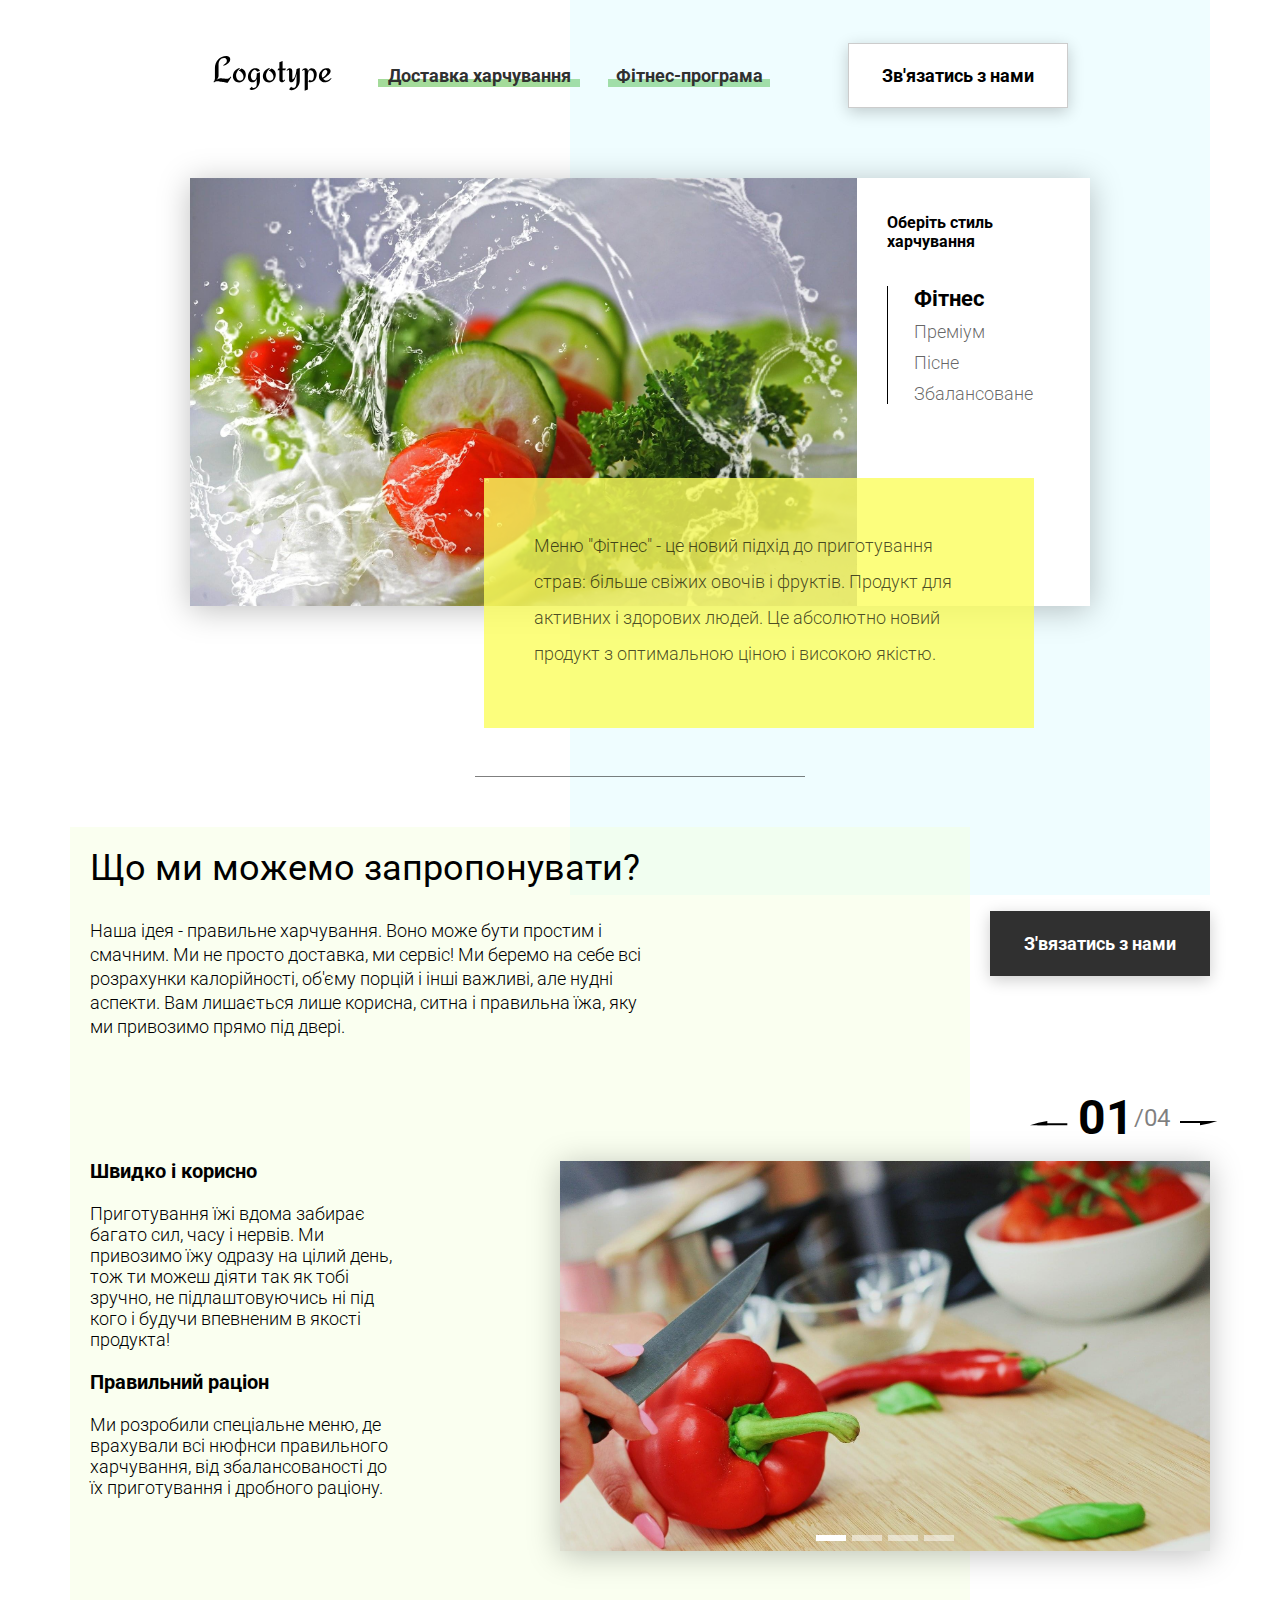
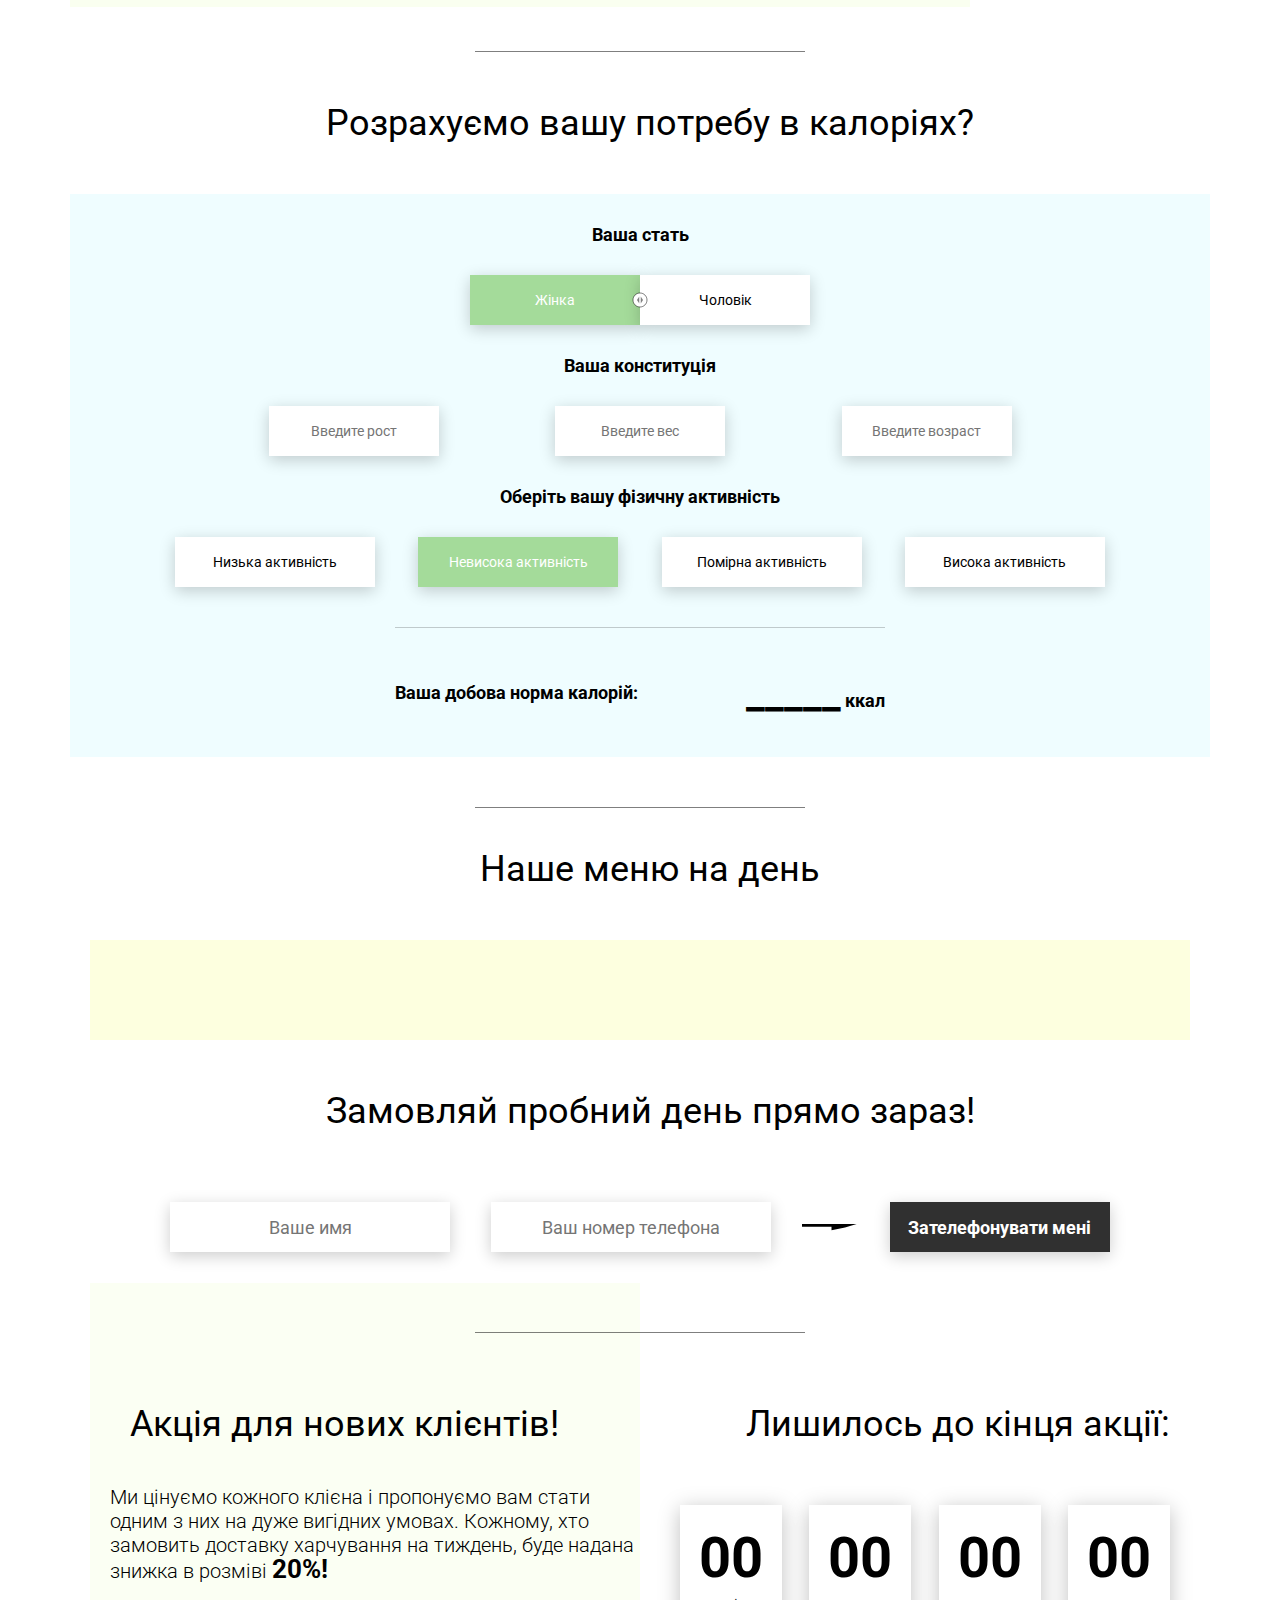
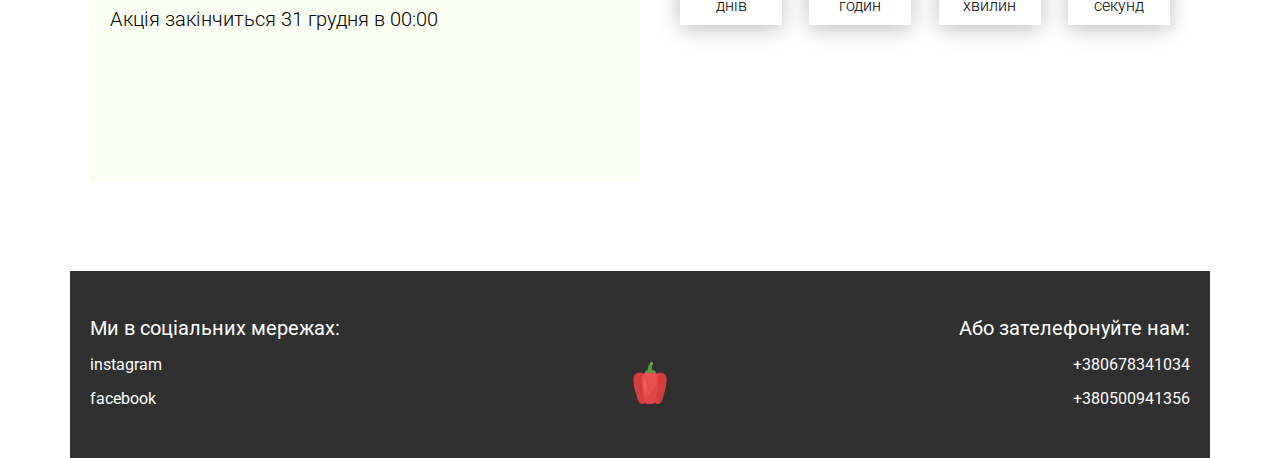
<file: FoodDelivery/index.html>
<!DOCTYPE html><html lang="uk"><head><meta charset="UTF-8"><meta name="viewport" content="width=device-width,initial-scale=1"><title>Food</title><!-- Favicon --><link rel="apple-touch-icon" sizes="180x180" href="icons/favicon/apple-touch-icon.png"><link rel="icon" type="image/png" sizes="32x32" href="icons/favicon/favicon-32x32.png"><link rel="icon" type="image/png" sizes="16x16" href="icons/favicon/favicon-16x16.png"><link rel="manifest" href="icons/favicon/site.webmanifest"><link rel="mask-icon" href="icons/favicon/safari-pinned-tab.svg" color="#5bbad5"><meta name="msapplication-TileColor" content="#da532c"><meta name="theme-color" content="#ffffff"><!-- Primary Meta Tags --><title>Food - доставка їжі</title><meta name="title" content="Food - доставка їжі"><meta name="description" content="Наша ідея - правильне харчування. Воно може бути простим і смачним. Ми не просто доставка, ми сервіс! "><!-- Open Graph / Facebook --><meta property="og:type" content="website"><meta property="og:url" content="https://metatags.io/"><meta property="og:title" content="Food - доставка їжі"><meta property="og:description" content="Наша ідея - правильне харчування. Воно може бути простим і смачним. Ми не просто доставка, ми сервіс! "><meta property="og:image" content="https://metatags.io/assets/meta-tags-16a33a6a8531e519cc0936fbba0ad904e52d35f34a46c97a2c9f6f7dd7d336f2.png"><!-- Twitter --><meta property="twitter:card" content="summary_large_image"><meta property="twitter:url" content="https://metatags.io/"><meta property="twitter:title" content="Food - доставка їжі"><meta property="twitter:description" content="Наша ідея - правильне харчування. Воно може бути простим і смачним. Ми не просто доставка, ми сервіс! "><meta property="twitter:image" content="https://metatags.io/assets/meta-tags-16a33a6a8531e519cc0936fbba0ad904e52d35f34a46c97a2c9f6f7dd7d336f2.png"><link rel="stylesheet" href="css/style.min.css"></head><body><header class="header"><div class="header__left-block"><div class="header__logo"><a href="#"><img src="icons/logo.svg" alt="Логотип"></a></div><nav class="header__links"><a href="#" class="header__link">Доставка харчування</a> <a href="#" class="header__link">Фітнес-програма</a></nav></div><div class="header__right-block"><button data-modal class="btn btn_white">Зв'язатись з нами</button></div></header><div class="sidepanel"><div class="sidepanel__text"><span>Соціальні мережі</span></div><div class="sidepanel__divider"></div><a href="#" class="sidepanel__icon"><img src="icons/instagram.svg" alt="instagram"> </a><a href="#" class="sidepanel__icon"><img src="icons/facebook.svg" alt="facebook"></a></div><div class="preview"><div class="bgc_blue"></div><div class="container"><div class="tabcontainer"><div class="tabcontent"><img src="img/tabs/vegy.jpg" alt="vegy"><div class="tabcontent__descr">Меню "Фітнес" - це новий підхід до приготування страв: більше свіжих овочів і фруктів. Продукт для активних і здорових людей. Це абсолютно новий продукт з оптимальною ціною і високою якістю.</div></div><div class="tabcontent"><img src="img/tabs/elite.jpg" alt="elite"><div class="tabcontent__descr">В меню "Преміум" ми використовуємо не лише гарний дизайн пакування, алу і якісне виконання страв. Червона риба, морепродукти, фрукти - ресторанні страви без походів в ресторан!</div></div><div class="tabcontent"><img src="img/tabs/post.jpg" alt="post"><div class="tabcontent__descr">Меню "Пісне" - це відповідальний відбір інгредієнтів: повна відсутність продуктів тваринного походження, мигдальне, вівсяне, кокосове молоко, правильна кількість білків за рахунок вегетаріанських продуктів.</div></div><div class="tabcontent"><img src="img/tabs/vegy.jpg" alt="vegy"><div class="tabcontent__descr">Меню "Збалансоване" - це відповідність вашого раціону всім науковим рекомендаціям. Ми тосно підрахуємо вашу потребу в калоріях і створимо страви спеціально для вас.</div></div><div class="tabheader"><h3>Оберіть стиль харчування</h3><div class="tabheader__items"><div class="tabheader__item tabheader__item_active">Фітнес</div><div class="tabheader__item">Преміум</div><div class="tabheader__item">Пісне</div><div class="tabheader__item">Збалансоване</div></div></div></div><div class="preview__life">Живи повним життям!</div></div></div><div class="divider"></div><div class="offer"><div class="bgc_y"></div><div class="container"><div class="offer__text"><h2 class="title">Що ми можемо запропонувати?</h2><div class="offer__descr">Наша ідея - правильне харчування. Воно може бути простим і смачним. Ми не просто доставка, ми сервіс! Ми беремо на себе всі розрахунки калорійності, об'єму порцій і інші важливі, але нудні аспекти. Вам лишається лише корисна, ситна і правильна їжа, яку ми привозимо прямо під двері.</div></div><div class="offer__action"><button data-modal class="btn btn_dark">З'вязатись з нами</button></div></div><div class="container"><div class="offer__advantages"><h2>Швидко і корисно</h2><div class="offer__advantages-text">Приготування їжі вдома забирає багато сил, часу і нервів. Ми привозимо їжу одразу на цілий день, тож ти можеш діяти так як тобі зручно, не підлаштовуючись ні під кого і будучи впевненим в якості продукта!</div><h2>Правильний раціон</h2><div class="offer__advantages-text">Ми розробили спеціальне меню, де врахували всі нюфнси правильного харчування, від збалансованості до їх приготування і дробного раціону.</div></div><div class="offer__slider"><div class="offer__slider-counter"><div class="offer__slider-prev"><img src="icons/left.svg" alt="prev"></div><span id="current">03</span> / <span id="total">04</span><div class="offer__slider-next"><img src="icons/right.svg" alt="next"></div></div><div class="offer__slider-wrapper"><div class="offer__slider-inner"><div class="offer__slide"><img src="img/slider/pepper.jpg" alt="pepper"></div><div class="offer__slide"><img src="img/slider/food-12.jpg" alt="food"></div><div class="offer__slide"><img src="img/slider/olive-oil.jpg" alt="oil"></div><div class="offer__slide"><img src="img/slider/paprika.jpg" alt="paprika"></div></div></div></div></div></div><div class="divider"></div><div class="calculating"><div class="container"><h2 class="title">Розрахуємо вашу потребу в калоріях?</h2><div class="calculating__field"><div class="calculating__subtitle">Ваша стать</div><div class="calculating__choose" id="gender"><div id="female" class="calculating__choose-item calculating__choose-item_active">Жінка</div><div id="male" class="calculating__choose-item">Чоловік</div></div><div class="calculating__subtitle">Ваша конституція</div><div class="calculating__choose calculating__choose_medium"><input type="text" id="height" placeholder="Введите рост" class="calculating__choose-item"> <input type="text" id="weight" placeholder="Введите вес" class="calculating__choose-item"> <input type="text" id="age" placeholder="Введите возраст" class="calculating__choose-item"></div><div class="calculating__subtitle">Оберіть вашу фізичну активність</div><div class="calculating__choose calculating__choose_big"><div data-ratio="1.2" id="low" class="calculating__choose-item">Низька активність</div><div data-ratio="1.375" id="small" class="calculating__choose-item calculating__choose-item_active">Невисока активність</div><div data-ratio="1.55" id="medium" class="calculating__choose-item">Помірна активність</div><div data-ratio="1.725" id="high" class="calculating__choose-item">Висока активність</div></div><div class="calculating__divider"></div><div class="calculating__total"><div class="calculating__subtitle">Ваша добова норма калорій:</div><div class="calculating__result"><span>2700</span> ккал</div></div></div></div></div><div class="divider"></div><div class="menu"><h2 class="title">Наше меню на день</h2><div class="menu__field"><div class="container"><!-- наповнення формує JS (має бути запущений json-server і localhost) --></div></div></div><div class="order"><div class="container"><div class="title">Замовляй пробний день прямо зараз!</div><form action="#" class="order__form"><input required placeholder="Ваше имя" name="name" type="text" class="order__input"> <input required placeholder="Ваш номер телефона" name="phone" type="phone" class="order__input"> <img src="icons/right.svg" alt="right"> <button class="btn btn_dark btn_min">Зателефонувати мені</button></form></div></div><div class="divider"></div><div class="promotion"><div class="bgc_y"></div><div class="container"><div class="promotion__text"><div class="title">Акція для нових клієнтів!</div><div class="promotion__descr">Ми цінуємо кожного клієна і пропонуємо вам стати одним з них на дуже вигідних умовах. Кожному, хто замовить доставку харчування на тиждень, буде надана знижка в розміві <span>20%!</span><br><br>Акція закінчиться 31 грудня в 00:00</div></div><div class="promotion__timer"><div class="title">Лишилось до кінця акції:</div><div class="timer"><div class="timer__block"><span id="days">12</span> днів</div><div class="timer__block"><span id="hours">20</span> годин</div><div class="timer__block"><span id="minutes">56</span> хвилин</div><div class="timer__block"><span id="seconds">20</span> секунд</div></div></div></div></div><footer class="footer"><div class="container"><div class="social"><div class="subtitle">Ми в соціальних мережах:</div><a href="#" class="link">instagram</a> <a href="#" class="link">facebook</a></div><div class="pepper"><img src="icons/veg.svg" alt="pepper"></div><div class="call"><div class="subtitle">Або зателефонуйте нам:</div><a href="#" class="link">+380678341034</a> <a href="#" class="link">+380500941356</a></div></div></footer><div class="modal"><div class="modal__dialog"><div class="modal__content"><form action="#"><div data-close class="modal__close">&times;</div><div class="modal__title">Ми зв'яжемося з вами якнайшвидше!</div><input required placeholder="Ваше имя" name="name" type="text" class="modal__input"> <input required placeholder="Ваш номер телефона" name="phone" type="phone" class="modal__input"> <button class="btn btn_dark btn_min">Зателефонувати мені</button></form></div></div></div><script src="js/bundle.js"></script></body></html>
</file>
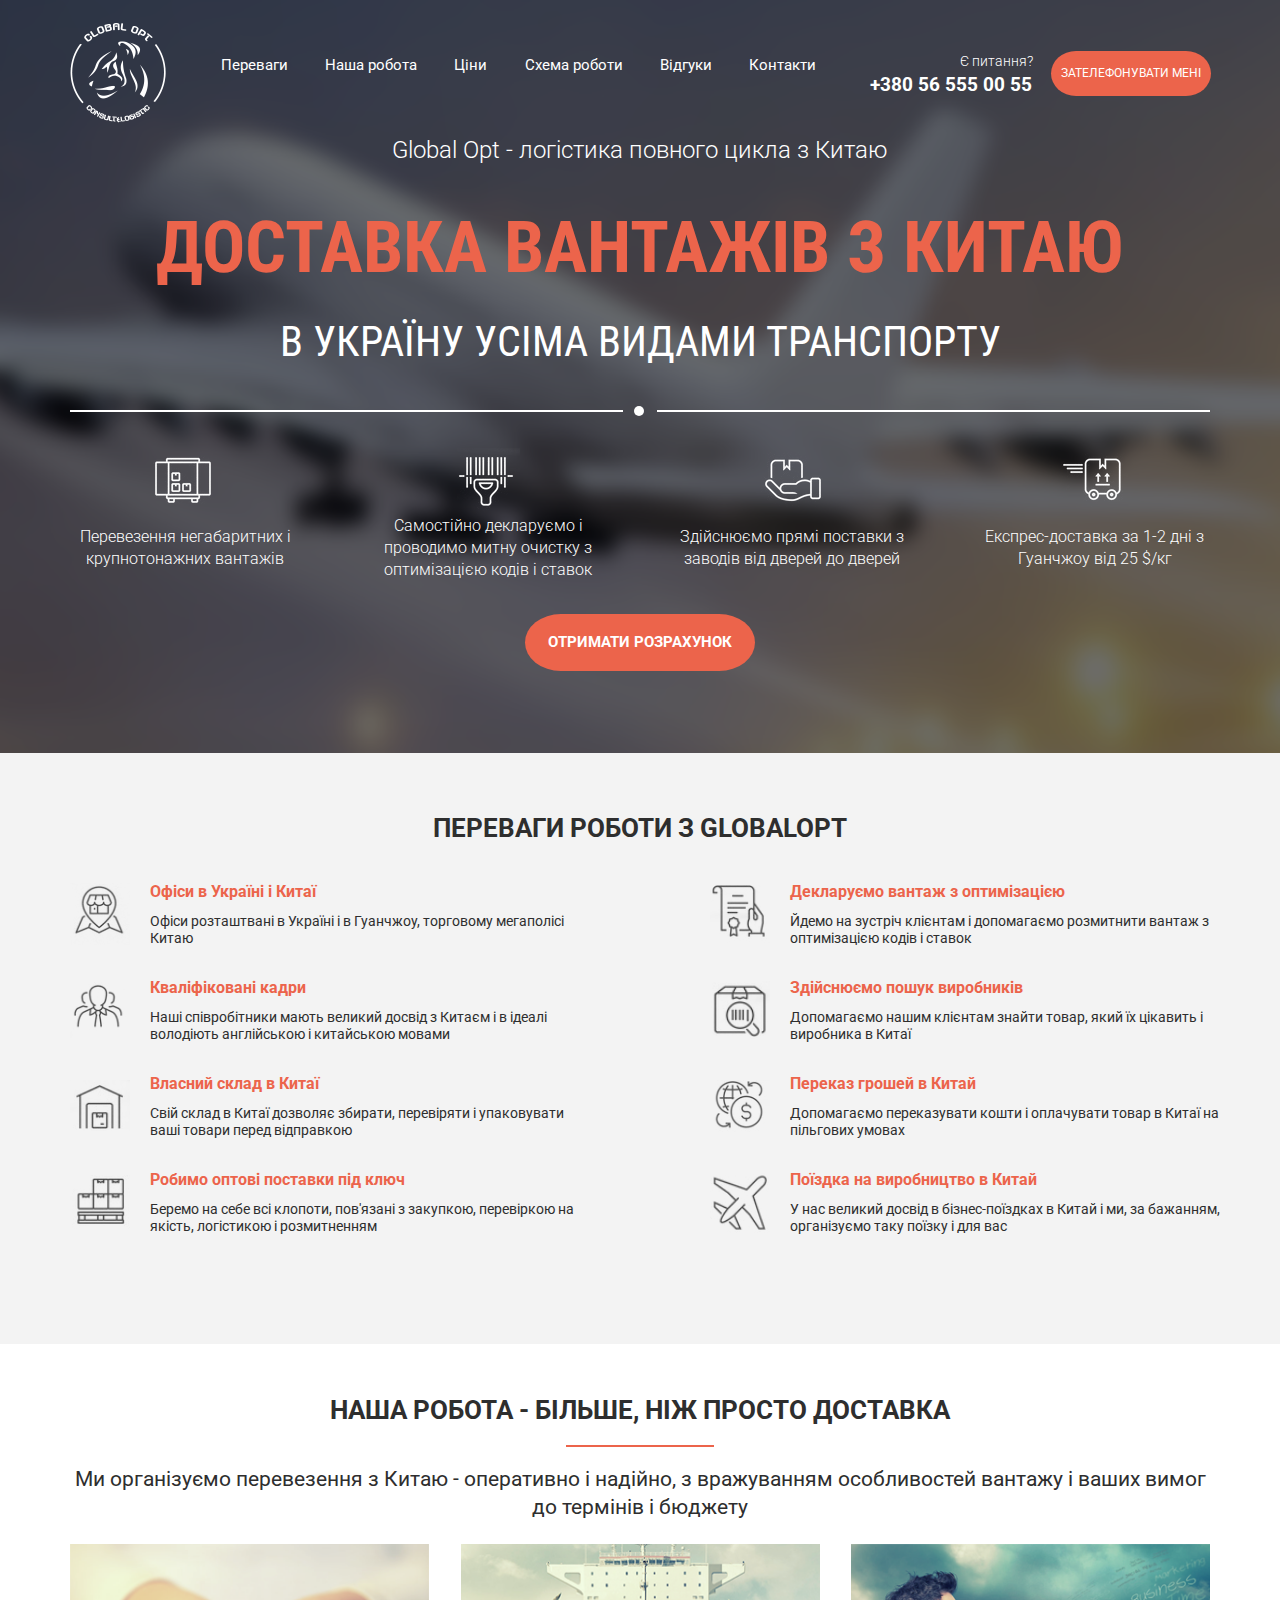
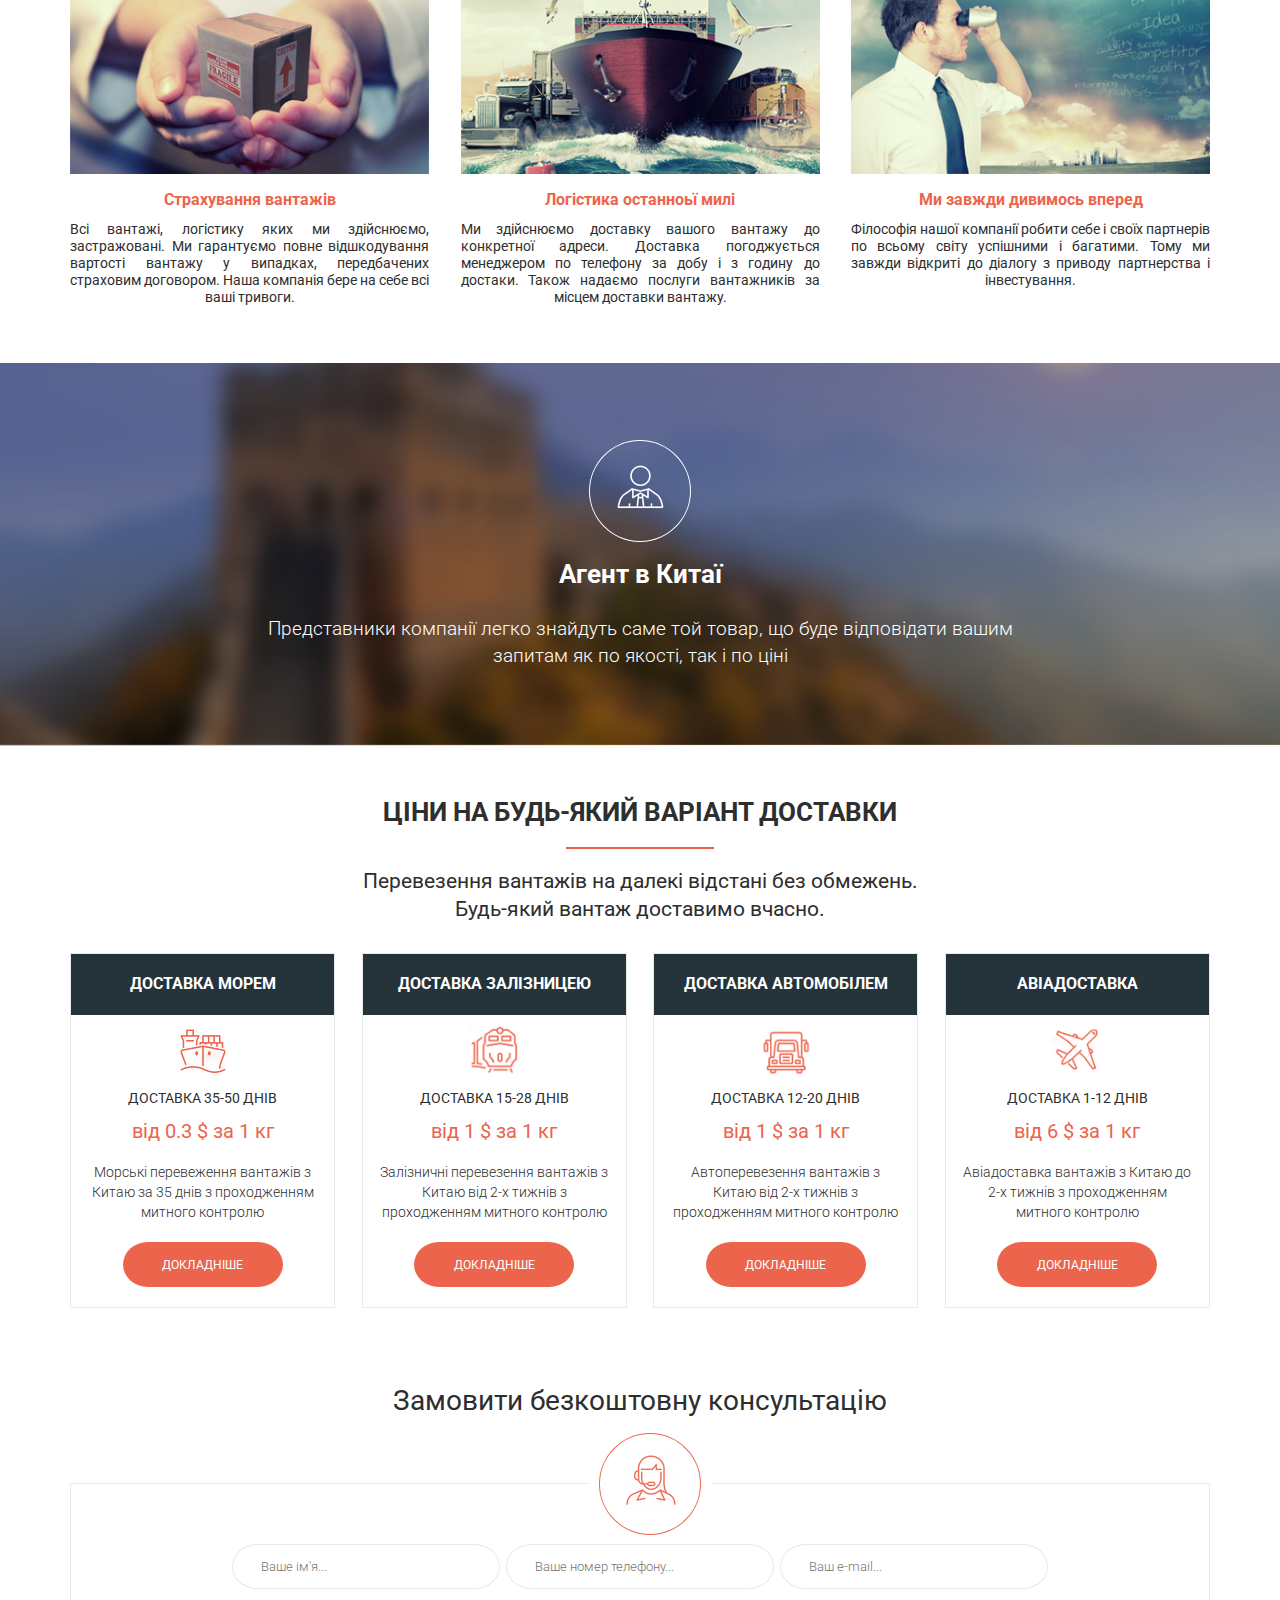
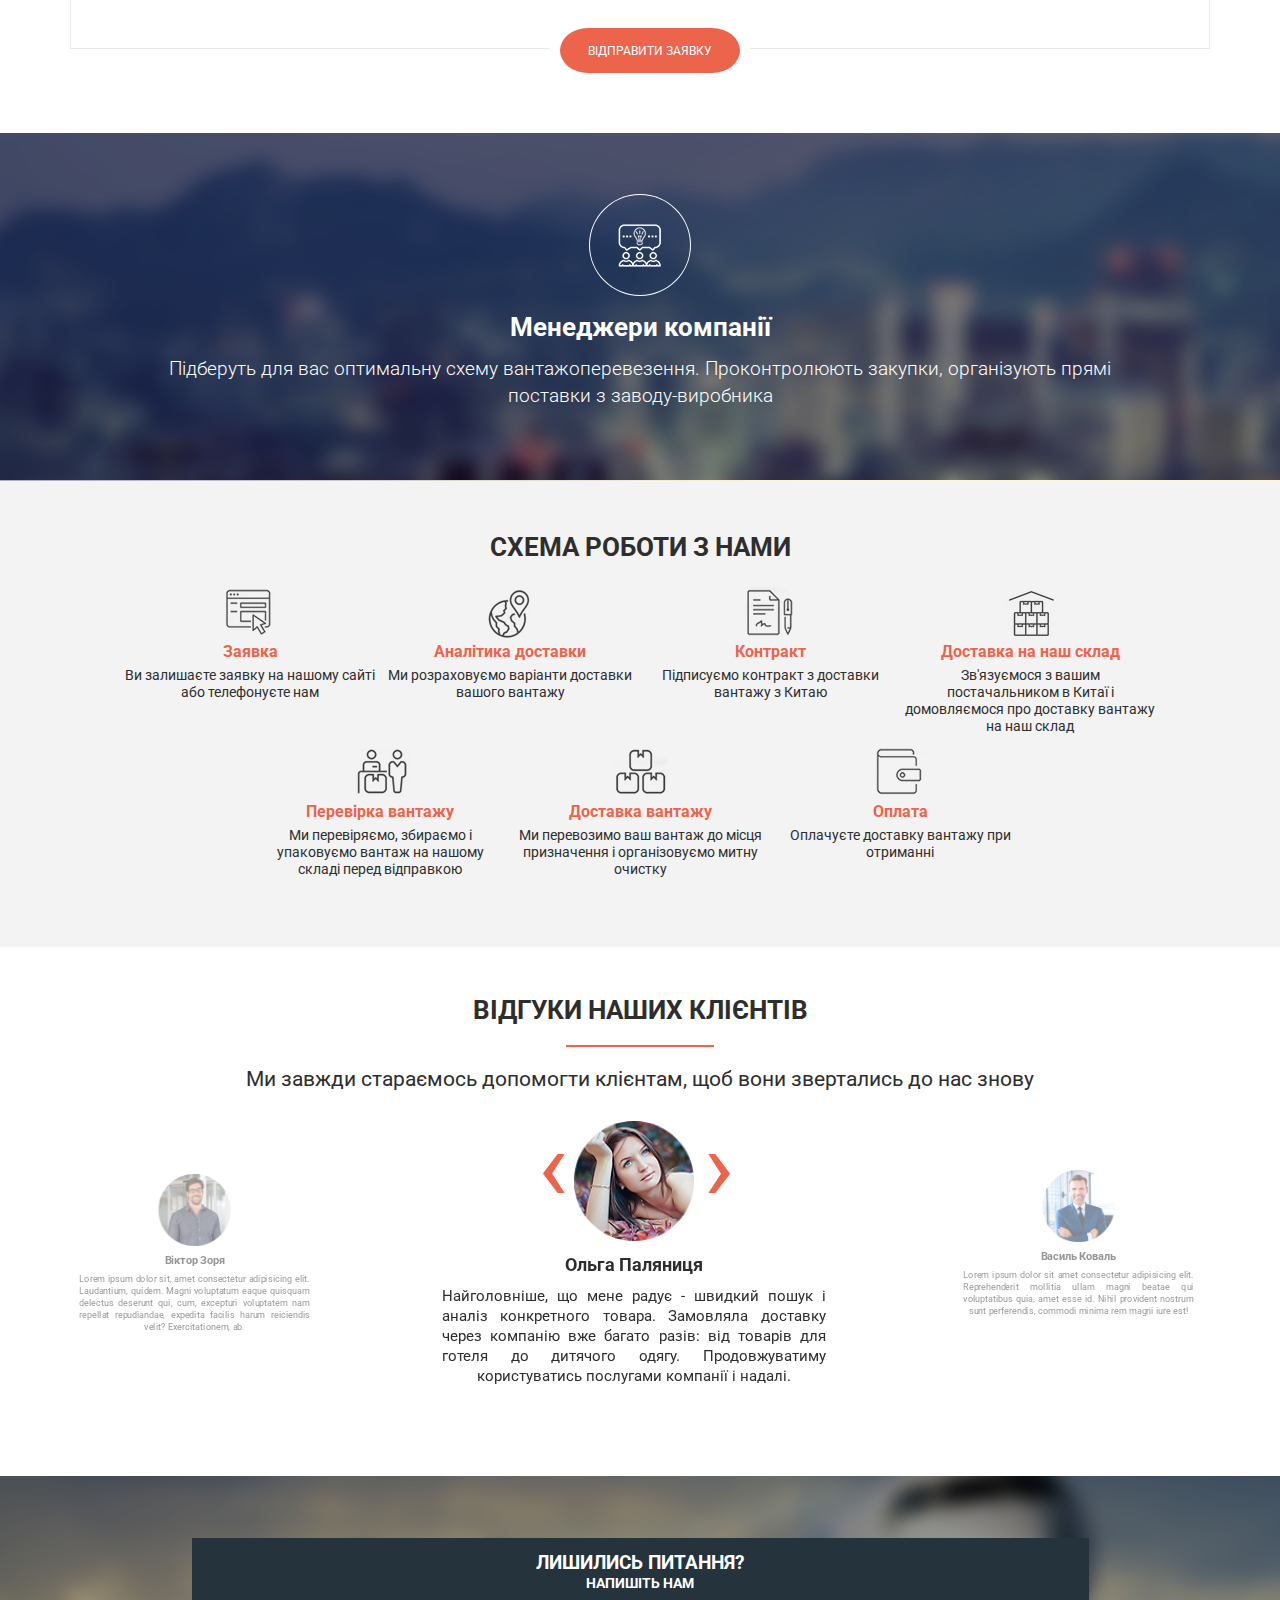
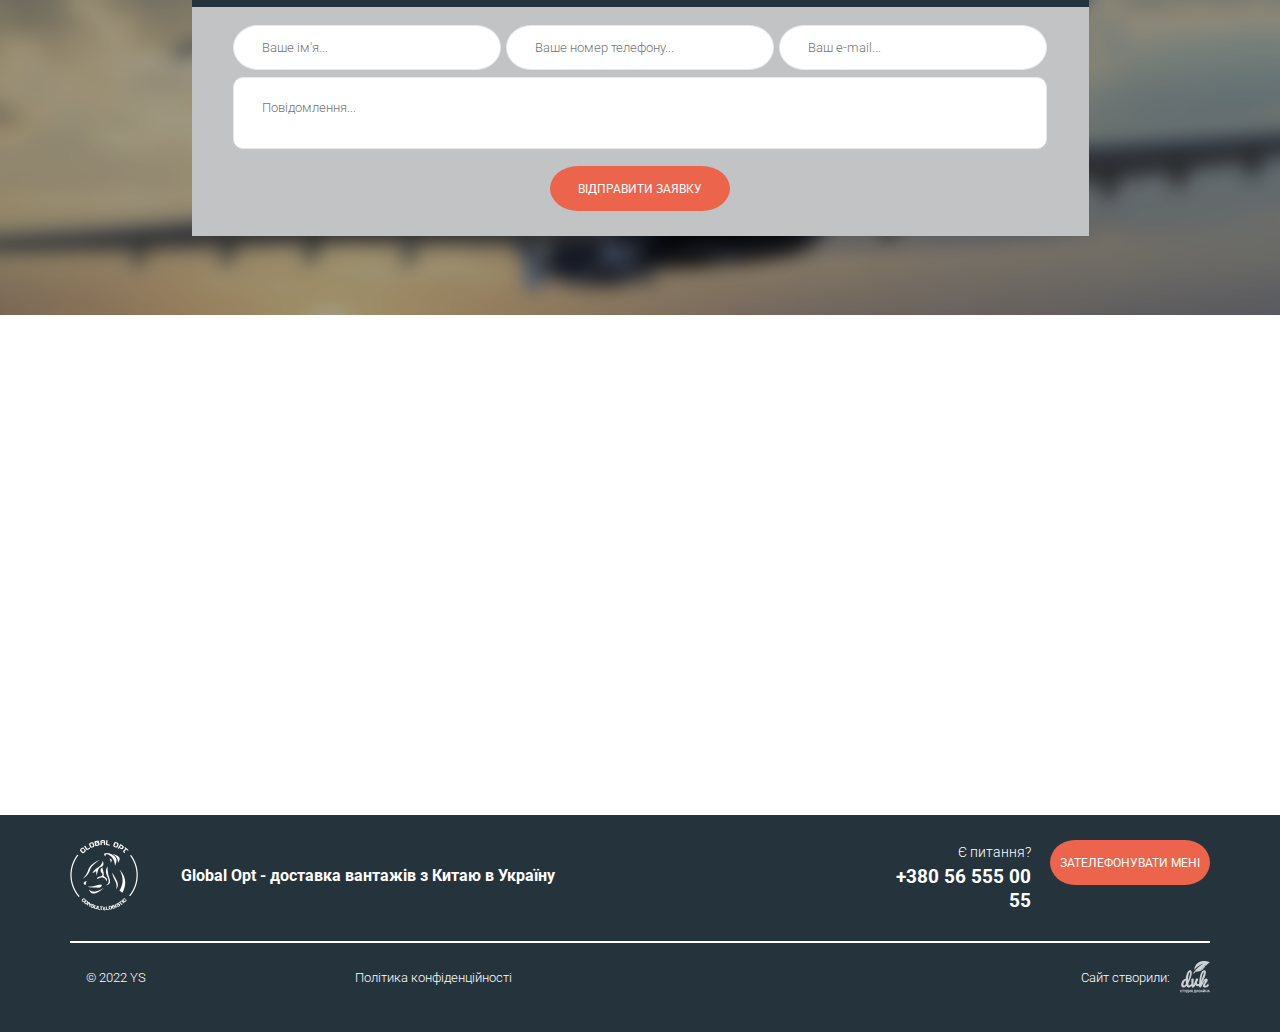
<file: GlobalOpt/index.html>
<!DOCTYPE html><html lang="uk"><head><meta charset="UTF-8"><meta http-equiv="X-UA-Compatible" content="IE=edge"><meta name="viewport" content="width=device-width,initial-scale=1"><!-- Primary Meta Tags --><title>Global Opt</title><meta name="title" content="Global Opt"><meta name="description" content="Доставка вантажів з Китаю"><!-- Open Graph / Facebook --><meta property="og:type" content="website"><meta property="og:url" content="https://metatags.io/"><meta property="og:title" content="Global Opt"><meta property="og:description" content="Доставка вантажів з Китаю"><meta property="og:image" content="https://metatags.io/assets/meta-tags-16a33a6a8531e519cc0936fbba0ad904e52d35f34a46c97a2c9f6f7dd7d336f2.png"><!-- Twitter --><meta property="twitter:card" content="summary_large_image"><meta property="twitter:url" content="https://metatags.io/"><meta property="twitter:title" content="Global Opt"><meta property="twitter:description" content="Доставка вантажів з Китаю"><meta property="twitter:image" content="https://metatags.io/assets/meta-tags-16a33a6a8531e519cc0936fbba0ad904e52d35f34a46c97a2c9f6f7dd7d336f2.png"><!-- Favicon --><link rel="apple-touch-icon" sizes="114x114" href="icons/favicon/apple-touch-icon.png"><link rel="icon" sizes="96x96" href="icons/favicon/android-chrome-96x96.png"><link rel="icon" type="image/png" sizes="32x32" href="icons/favicon/favicon-32x32.png"><link rel="icon" type="image/png" sizes="16x16" href="icons/favicon/favicon-16x16.png"><link rel="manifest" href="icons/favicon/site.webmanifest"><link rel="mask-icon" href="icons/favicon/safari-pinned-tab.svg" color="#5bbad5"><meta name="msapplication-TileColor" content="#2b5797"><meta name="theme-color" content="#ffffff"><!-- Styles --><link rel="stylesheet" href="css/style.min.css"></head><body><!-- Promo Section --><section><div class="promo"><div class="container"><header class="promo__header"><div class="promo__logo"><img src="img/1st_screen_header/logo_glopt.png" alt="logo"></div><div class="promo__header_empty"></div><div class="promo__hamburger"><span></span><span></span><span></span></div><nav><ul class="promo__nav"><li><a href="#advantages">Переваги</a></li><li><a href="#ourwork">Наша робота</a></li><li><a href="#prices">Ціни</a></li><li><a href="#schema">Схема роботи</a></li><li><a href="#references">Відгуки</a></li><li><a href="#contacts">Контакти</a></li></ul></nav><div class="promo__header_empty"></div><div class="promo__phone"><div class="promo__phone-title">Є питання?</div><a href="tel:380565550055" class="promo__phone-phone">+380 56 555 00 55</a></div><div class="promo__header_empty"></div><button class="btn promo__btn_mini" data-modal="consultation">Зателефонувати мені</button></header><div class="promo__titles"><div class="promo__titles-subtitle">Global Opt - логістика повного цикла з Китаю</div><h1 class="promo__titles-title">Доставка вантажів з Китаю</h1><h2 class="promo__titles-main">В Україну усіма видами транспорту</h2></div><div class="promo__line"><hr class="promo__line_first"><hr></div><div class="promo__proposal"><div class="promo__proposal-block"><img src="img/1st_screen_header/cargo_1.png" alt="cargo"><div class="promo__proposal-block_text">Перевезення негабаритних і крупнотонажних вантажів</div></div><div class="promo__proposal-block"><img src="img/1st_screen_header/customs_2.png" alt="customs"><div class="promo__proposal-block_text">Самостійно декларуємо і проводимо митну очистку з оптимізацією кодів і ставок</div></div><div class="promo__proposal-block"><img src="img/1st_screen_header/shipment_3.png" alt="shipment"><div class="promo__proposal-block_text">Здійснюємо прямі поставки з заводів від дверей до дверей</div></div><div class="promo__proposal-block"><img src="img/1st_screen_header/express_4.png" alt="express"><div class="promo__proposal-block_text">Експрес-доставка за 1-2 дні з Гуанчжоу від 25 $/кг</div></div></div><button class="btn promo__btn" data-modal="consultation">Отримати розрахунок</button></div></div></section><!-- Advantages Section --><section><div class="advantages" id="advantages"><div class="container"><h2 class="advantages__title title">Переваги роботи з GLOBALOPT</h2><div class="advantages__blocks"><div class="advantages__block"><img src="img/2nd_screen/map_1.png" alt="map"><div class="advantages__block-title title_orange">Офіси в Україні і Китаї</div><div class="advantages__block-text">Офіси розташтвані в Україні і в Гуанчжоу, торговому мегаполісі Китаю</div></div><div class="advantages__block"><img src="img/2nd_screen/agree_2.png" alt="agree"><div class="advantages__block-title title_orange">Декларуємо вантаж з оптимізацією</div><div class="advantages__block-text">Йдемо на зустріч клієнтам і допомагаємо розмитнити вантаж з оптимізацією кодів і ставок</div></div><div class="advantages__block"><img src="img/2nd_screen/people_3.png" alt="people"><div class="advantages__block-title title_orange">Кваліфіковані кадри</div><div class="advantages__block-text">Наші співробітники мають великий досвід з Китаєм і в ідеалі володіють англійською і китайською мовами</div></div><div class="advantages__block"><img src="img/2nd_screen/package_4.png" alt="package"><div class="advantages__block-title title_orange">Здійснюємо пошук виробників</div><div class="advantages__block-text">Допомагаємо нашим клієнтам знайти товар, який їх цікавить і виробника в Китаї</div></div><div class="advantages__block"><img src="img/2nd_screen/building_5.png" alt="building"><div class="advantages__block-title title_orange">Власний склад в Китаї</div><div class="advantages__block-text">Свій склад в Китаї дозволяє збирати, перевіряти і упаковувати ваші товари перед відправкою</div></div><div class="advantages__block"><img src="img/2nd_screen/globe_6.png" alt="globe"><div class="advantages__block-title title_orange">Переказ грошей в Китай</div><div class="advantages__block-text">Допомагаємо переказувати кошти і оплачувати товар в Китаї на пільгових умовах</div></div><div class="advantages__block"><img src="img/2nd_screen/packs_7.png" alt="packs"><div class="advantages__block-title title_orange">Робимо оптові поставки під ключ</div><div class="advantages__block-text">Беремо на себе всі клопоти, пов'язані з закупкою, перевіркою на якість, логістикою і розмитненням</div></div><div class="advantages__block"><img src="img/2nd_screen/plane_8.png" alt="plane"><div class="advantages__block-title title_orange">Поїздка на виробництво в Китай</div><div class="advantages__block-text">У нас великий досвід в бізнес-поїздках в Китай і ми, за бажанням, організуємо таку поїзку і для вас</div></div></div></div></div></section><!-- More Section --><section><div class="more" id="ourwork"><div class="container"><h2 class="more__title title">Наша робота - більше, ніж просто доставка</h2><div class="more__subtitle subtitle">Ми організуємо перевезення з Китаю - оперативно і надійно, з вражуванням особливостей вантажу і ваших вимог до термінів і бюджету</div><div class="more__blocks"><div class="more__block"><img src="img/3rd_screen/hands_1.png" alt="hands"><div class="more__block-title title_orange">Страхування вантажів</div><div class="more__block-text">Всі вантажі, логістику яких ми здійснюємо, застражовані. Ми гарантуємо повне відшкодування вартості вантажу у випадках, передбачених страховим договором. Наша компанія бере на себе всі ваші тривоги.</div></div><div class="more__block"><img src="img/3rd_screen/ship_2.png" alt="ship"><div class="more__block-title title_orange">Логістика останноьї милі</div><div class="more__block-text">Ми здійснюємо доставку вашого вантажу до конкретної адреси. Доставка погоджується менеджером по телефону за добу і з годину до достаки. Також надаємо послуги вантажників за місцем доставки вантажу.</div></div><div class="more__block"><img src="img/3rd_screen/man_3.png" alt="man"><div class="more__block-title title_orange">Ми завжди дивимось вперед</div><div class="more__block-text">Філософія нашої компанії робити себе і своїх партнерів по всьому світу успішними і багатими. Тому ми завжди відкриті до діалогу з приводу партнерства і інвестування.</div></div></div></div></div></section><!-- Agent Section --><section><div class="agent"><div class="container"><div class="agent__block"><img src="img/4th_screen/agent_icon.png" alt="agent"><h2 class="agent__title">Агент в Китаї</h2><div class="agent__text">Представники компанії легко знайдуть саме той товар, що буде відповідати вашим<br>запитам як по якості, так і по ціні</div></div></div></div></section><!-- Prices Block --><section><div class="prices" id="prices"><div class="container"><h2 class="prices__title title">Ціни на будь-який варіант доставки</h2><div class="prices__subtitle subtitle">Перевезення вантажів на далекі відстані без обмежень.<br>Будь-який вантаж доставимо вчасно.</div><div class="prices__blocks"><div class="prices__block"><div class="prices__block-title">Доставка морем</div><img src="img/5th_screen/icon_ship_1.png" alt="ship"><div class="prices__block-term">доставка 35-50 днів</div><div class="prices__block-price">від 0.3 $ за 1 кг</div><div class="prices__block-text">Морські перевеження вантажів з Китаю за 35 днів з проходженням митного контролю</div><button class="btn prices__block-btn" data-modal="consultation">Докладніше</button></div><div class="prices__block"><div class="prices__block-title">Доставка залізницею</div><img src="img/5th_screen/icon_train_2.png" alt="train"><div class="prices__block-term">доставка 15-28 днів</div><div class="prices__block-price">від 1 $ за 1 кг</div><div class="prices__block-text">Залізничні перевезення вантажів з Китаю від 2-х тижнів з проходженням митного контролю</div><button class="btn prices__block-btn" data-modal="consultation">Докладніше</button></div><div class="prices__block"><div class="prices__block-title">Доставка автомобілем</div><img src="img/5th_screen/icon_truck_3.png" alt="truck"><div class="prices__block-term">доставка 12-20 днів</div><div class="prices__block-price">від 1 $ за 1 кг</div><div class="prices__block-text">Автоперевезення вантажів з Китаю від 2-х тижнів з проходженням митного контролю</div><button class="btn prices__block-btn" data-modal="consultation">Докладніше</button></div><div class="prices__block"><div class="prices__block-title">Авіадоставка</div><img src="img/5th_screen/icon_plane_4.png" alt="plane"><div class="prices__block-term">доставка 1-12 днів</div><div class="prices__block-price">від 6 $ за 1 кг</div><div class="prices__block-text">Авіадоставка вантажів з Китаю до 2-х тижнів з проходженням митного контролю</div><button class="btn prices__block-btn" data-modal="consultation">Докладніше</button></div></div></div></div></section><!-- Consultation Section  --><section><div class="consultation"><div class="container"><h2 class="consultation__title">Замовити безкоштовну консультацію</h2><img src="img/6th_screen/consultation.png" alt="consultation"><form class="consultation__form" action="#" name="free-consultation" novalidate="novalidate"><input class="consultation__form-input" id="name" type="text" name="name" placeholder="Ваше ім'я..." required> <input class="consultation__form-input" id="phone" type="tel" name="phone" placeholder="Ваше номер телефону..." required> <input class="consultation__form-input" id="email" type="email" name="email" placeholder="Ваш e-mail..." required> <button class="btn consultation__form-btn" type="submit">Відправити заявку</button></form></div></div></section><!-- Managers Section --><section><div class="managers"><div class="container"><div class="managers__block"><img src="img/7th_screen/icon_managers.png" alt="managers"><h2 class="managers__title">Менеджери компанії</h2><div class="managers__text">Підберуть для вас оптимальну схему вантажоперевезення. Проконтролюють закупки, організують прямі<br>поставки з заводу-виробника</div></div></div></div></section><!-- Schema Section --><section><div class="schema" id="schema"><div class="container"><h2 class="schema__title title">Схема роботи з нами</h2><div class="schema__block"><div class="schema__block-item"><img src="img/8th_screen/request_1.png" alt="request"><div class="schema__block-title title_orange">Заявка</div><div class="schema__block-text">Ви залишаєте заявку на нашому сайті або телефонуєте нам</div></div><div class="schema__block-item"><img src="img/8th_screen/analytics_2.png" alt="analytics"><div class="schema__block-title title_orange">Аналітика доставки</div><div class="schema__block-text">Ми розраховуємо варіанти доставки вашого вантажу</div></div><div class="schema__block-item"><img src="img/8th_screen/agreement_3.png" alt="agreement"><div class="schema__block-title title_orange">Контракт</div><div class="schema__block-text">Підписуємо контракт з доставки вантажу з Китаю</div></div><div class="schema__block-item"><img src="img/8th_screen/warehouse_4.png" alt="warehouse"><div class="schema__block-title title_orange">Доставка на наш склад</div><div class="schema__block-text">Зв'язуємося з вашим постачальником в Китаї і домовляємося про доставку вантажу на наш склад</div></div><div class="schema__block-item"><img src="img/8th_screen/check_5.png" alt="check"><div class="schema__block-title title_orange">Перевірка вантажу</div><div class="schema__block-text">Ми перевіряємо, збираємо і упаковуємо вантаж на нашому складі перед відправкою</div></div><div class="schema__block-item"><img src="img/8th_screen/shipping_6.png" alt="shipping"><div class="schema__block-title title_orange">Доставка вантажу</div><div class="schema__block-text">Ми перевозимо ваш вантаж до місця призначення і організовуємо митну очистку</div></div><div class="schema__block-item"><img src="img/8th_screen/payment_7.png" alt="payment"><div class="schema__block-title title_orange">Оплата</div><div class="schema__block-text">Оплачуєте доставку вантажу при отриманні</div></div></div></div></div></section><!-- References Section --><section><div class="references" id="references"><h2 class="references__title title">Відгуки наших клієнтів</h2><div class="references__subtitle subtitle">Ми завжди стараємось допомогти клієнтам, щоб вони звертались до нас знову</div><div class="references__blocks owl-carousel owl-theme"><div class="references__item"><div class="references__item-img"><img src="img/9th_screen/pic_woman_center.png" alt="woman"></div><div class="references__item-title">Ольга Паляниця</div><div class="references__item-text">Найголовніше, що мене радує - швидкий пошук і аналіз конкретного товара. Замовляла доставку через компанію вже багато разів: від товарів для готеля до дитячого одягу. Продовжуватиму користуватись послугами компанії і надалі.</div></div><div class="references__item"><div class="references__item-img"><img src="img/9th_screen/pic_man_left.png" alt="man"></div><div class="references__item-title">Василь Коваль</div><div class="references__item-text">Lorem ipsum dolor sit amet consectetur adipisicing elit. Reprehenderit mollitia ullam magni beatae qui voluptatibus quia, amet esse id. Nihil provident nostrum sunt perferendis, commodi minima rem magni iure est!</div></div><div class="references__item"><div class="references__item-img"><img src="img/9th_screen/pic_woman_center.png" alt="woman"></div><div class="references__item-title">Вікторія Гора</div><div class="references__item-text">Lorem ipsum dolor sit, amet consectetur adipisicing elit. Harum repellendus quasi, ex alias impedit vero sunt pariatur quisquam odit, rerum veritatis adipisci eum eveniet modi tempora molestiae fugiat delectus praesentium?</div></div><div class="references__item"><div class="references__item-img"><img src="img/9th_screen/pic_man_right.png" alt="man"></div><div class="references__item-title">Віктор Зоря</div><div class="references__item-text">Lorem ipsum dolor sit, amet consectetur adipisicing elit. Laudantium, quidem. Magni voluptatum eaque quisquam delectus deserunt qui, cum, excepturi voluptatem nam repellat repudiandae, expedita facilis harum reiciendis velit? Exercitationem, ab.</div></div></div></div></section><!-- Questions Section --><section><div class="questions"><div class="container"><form class="questions__form" action="#" name="questions" novalidate="novalidate"><h2 class="questions__form-title">Лишились питання?<br><span>Напишіть нам</span></h2><input class="questions__form-input questions__form-input_left" id="neme-q" type="text" name="name-q" placeholder="Ваше ім'я..." required> <input class="questions__form-input" id="phone-q" type="tel" name="phone-q" placeholder="Ваше номер телефону..." required> <input class="questions__form-input questions__form-input_right" id="email-q" type="email" name="email-q" placeholder="Ваш e-mail..." required> <textarea class="questions__form-textarea" name="textarea" id="text-q" cols="50" rows="3" placeholder="Повідомлення..."></textarea> <button class="btn questions__form-btn" type="submit">Відправити заявку</button></form></div></div></section><!-- Map Section --><div class="map" id="contacts"><iframe src="https://www.google.com/maps/embed?pb=!1m14!1m8!1m3!1d6037.585377424809!2d30.517401448791276!3d50.487801196981465!3m2!1i1024!2i768!4f13.1!3m3!1m2!1s0x40d4ce02c94d54e5%3A0x63b0788e1b89eeaa!2sBlockbuster%20Mall!5e0!3m2!1sru!2sua!4v1659372152601!5m2!1sru!2sua" style="border:0;" allowfullscreen="" loading="lazy" referrerpolicy="no-referrer-when-downgrade"></iframe></div><!-- Footer --><footer><div class="footer"><div class="container"><div class="footer__topblock"><div class="footer__topblock-left"><img src="img/footer/glopt_logo_footer.png" alt="glopt_logo"><div class="footer__topblock-left-text">Global Opt - доставка вантажів з Китаю в Україну</div></div><div class="footer__topblock-right"><div class="footer__topblock-right-text">Є питання?</div><a href="tel:380565550055" class="footer__topblock-right-phone">+380 56 555 00 55</a> <button class="btn footer__topblock-right-btn" data-modal="consultation">Зателефонувати мені</button></div></div><hr><div class="footer__bottomblock"><div class="footer__bottomblock-copyright">© 2022 YS</div><div class="footer__bottomblock-policy"><a href="policy.html">Політика конфіденційності</a></div><div class="footer__bottomblock-creator"><div class="footer__bottomblock-creator-name">Сайт створили:</div><img src="img/footer/logo_creators_footer.png" alt="creator"></div></div></div></div></footer><!-- Modal Window --><div class="overlay"><div class="modal"><div class="modal__close">&times;</div><div class="modal__title consultation__title">Замовити безкоштовну консультацію</div><form class="modal__form consultation__form" action="#" name="free-consultation" novalidate="novalidate"><input class="modal__form-input consultation__form-input" id="name-m" type="text" name="name" placeholder="Ваше ім'я..." required> <input class="modal__form-input consultation__form-input" id="phone-m" type="tel" name="phone" placeholder="Ваше номер телефону..." required> <input class="modal__form-input consultation__form-input" id="email-m" type="email" name="email" placeholder="Ваш e-mail..." required> <button class="modal__form-btn btn consultation__form-btn" type="submit">Відправити заявку</button></form></div></div><!-- Scripts --><script src="js/jquery-3.6.0.min.js"></script><script src="js/owl.carousel.min.js"></script><script src="js/script.js"></script></body></html>
</file>
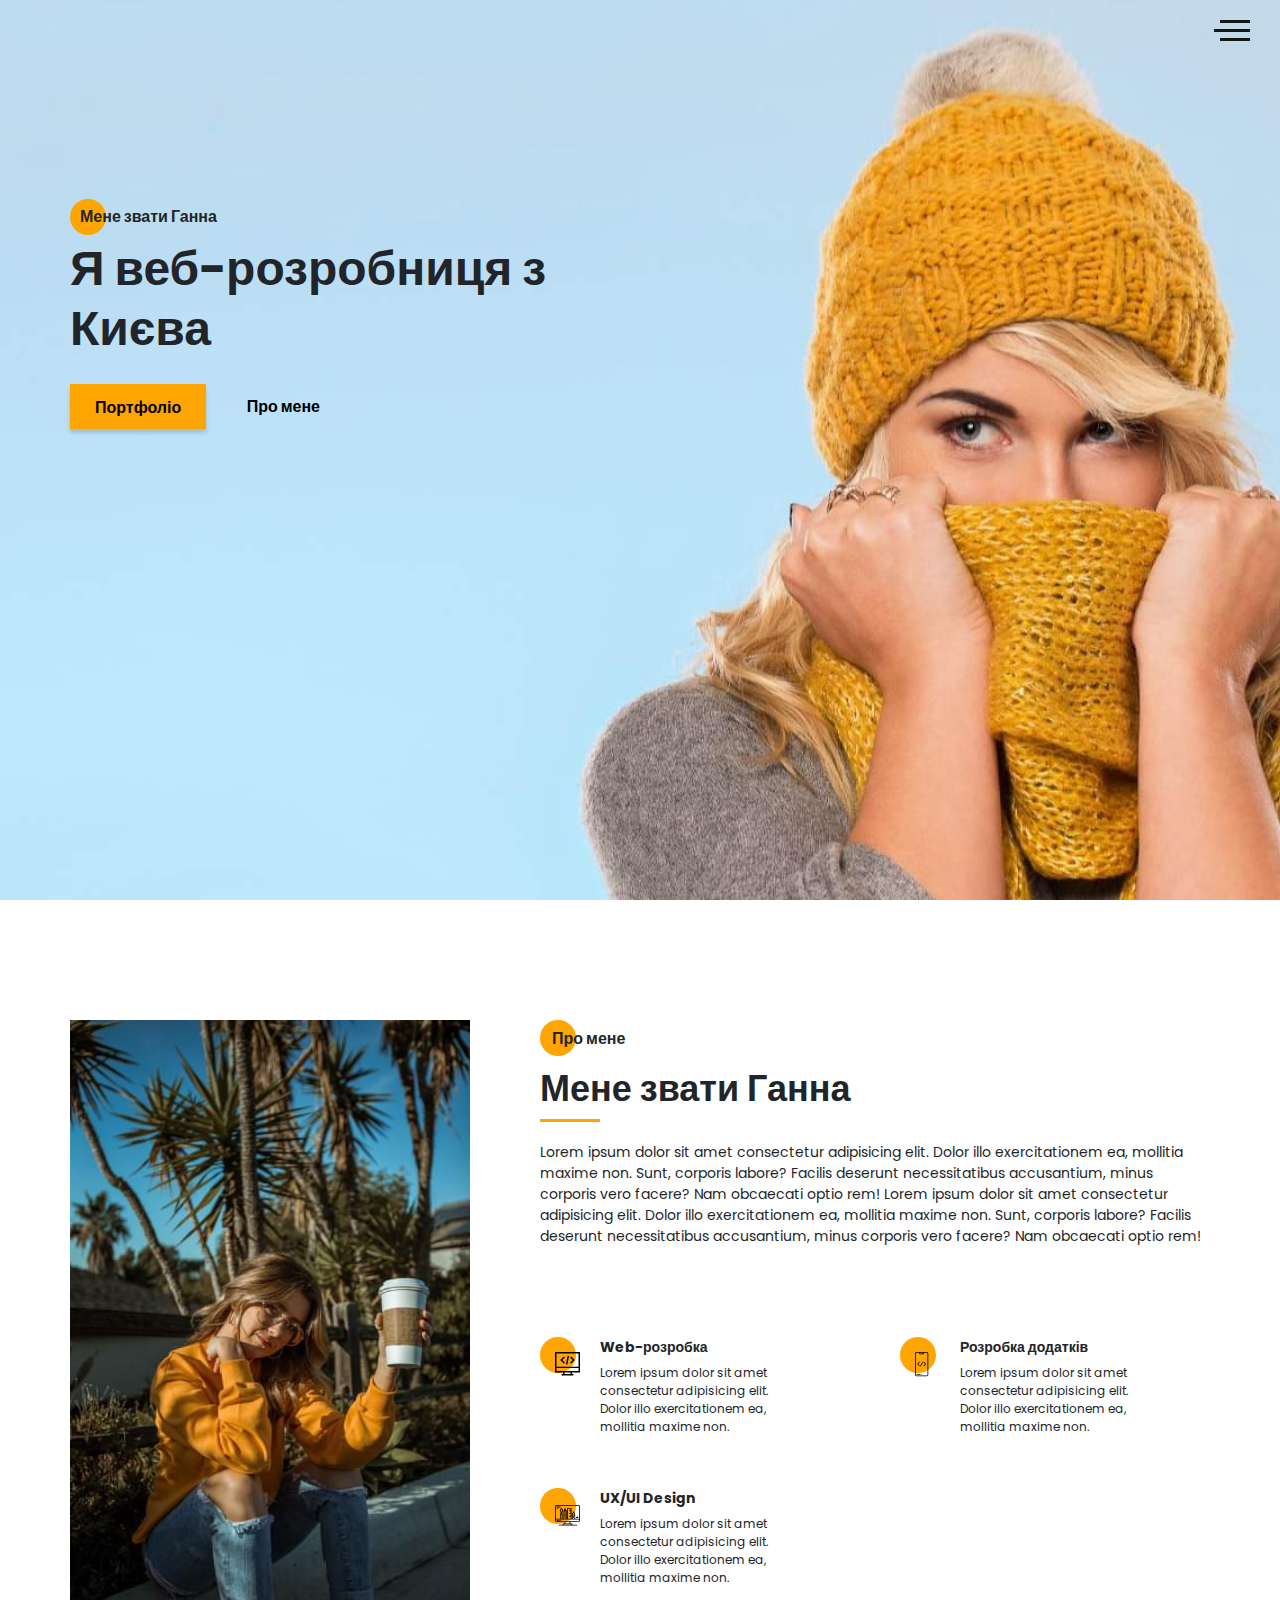
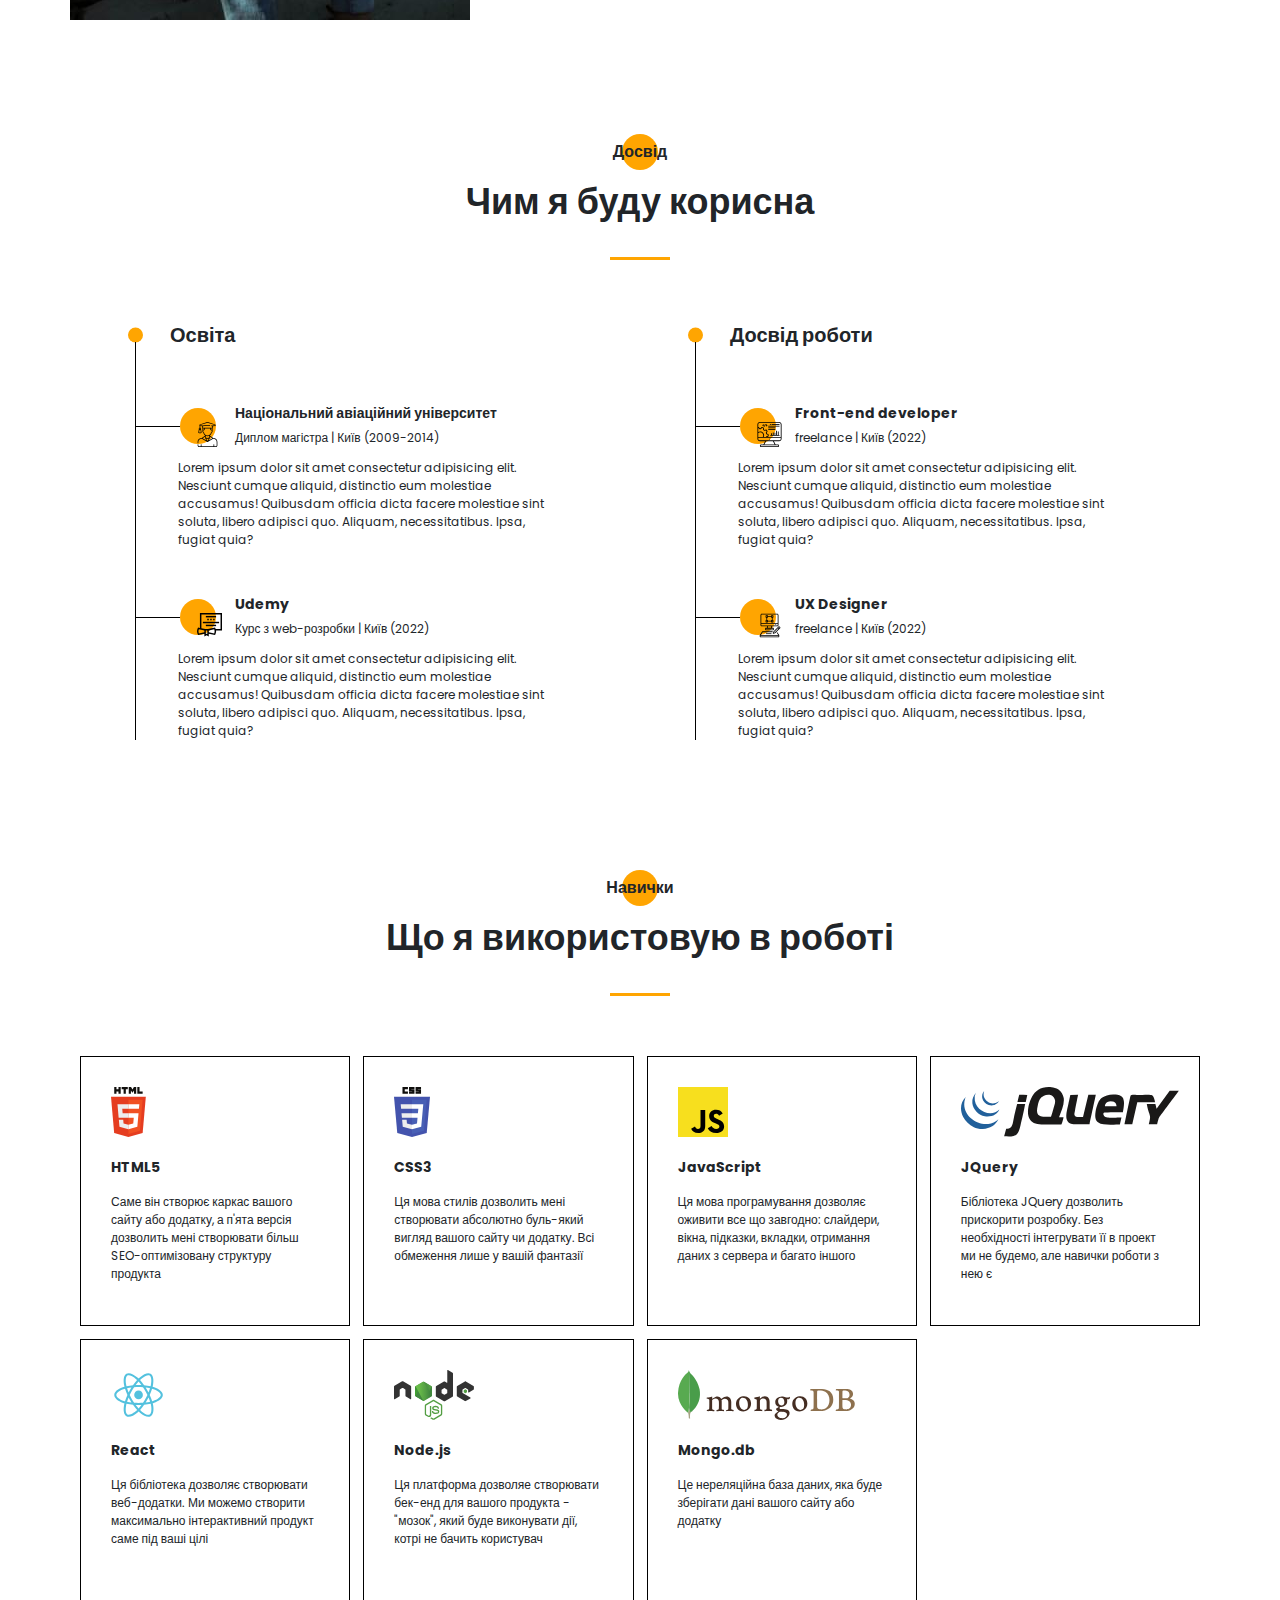
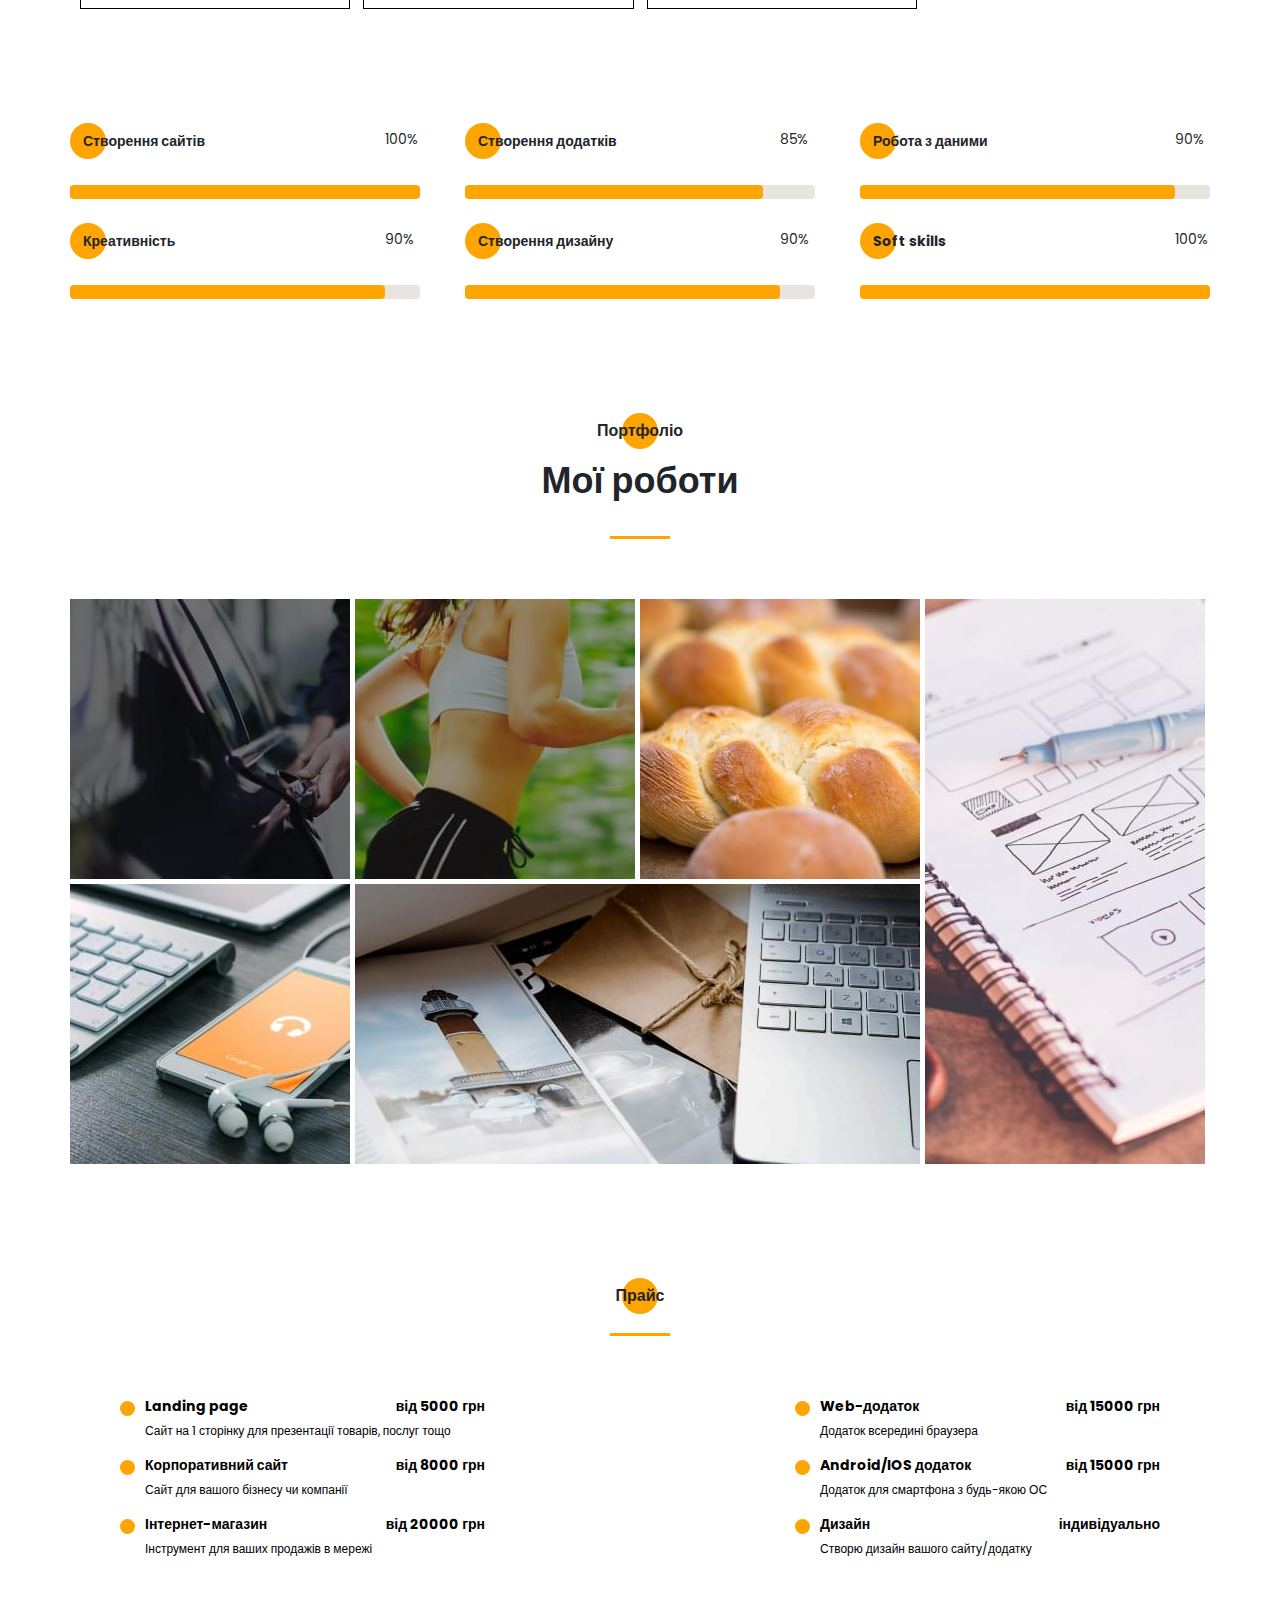
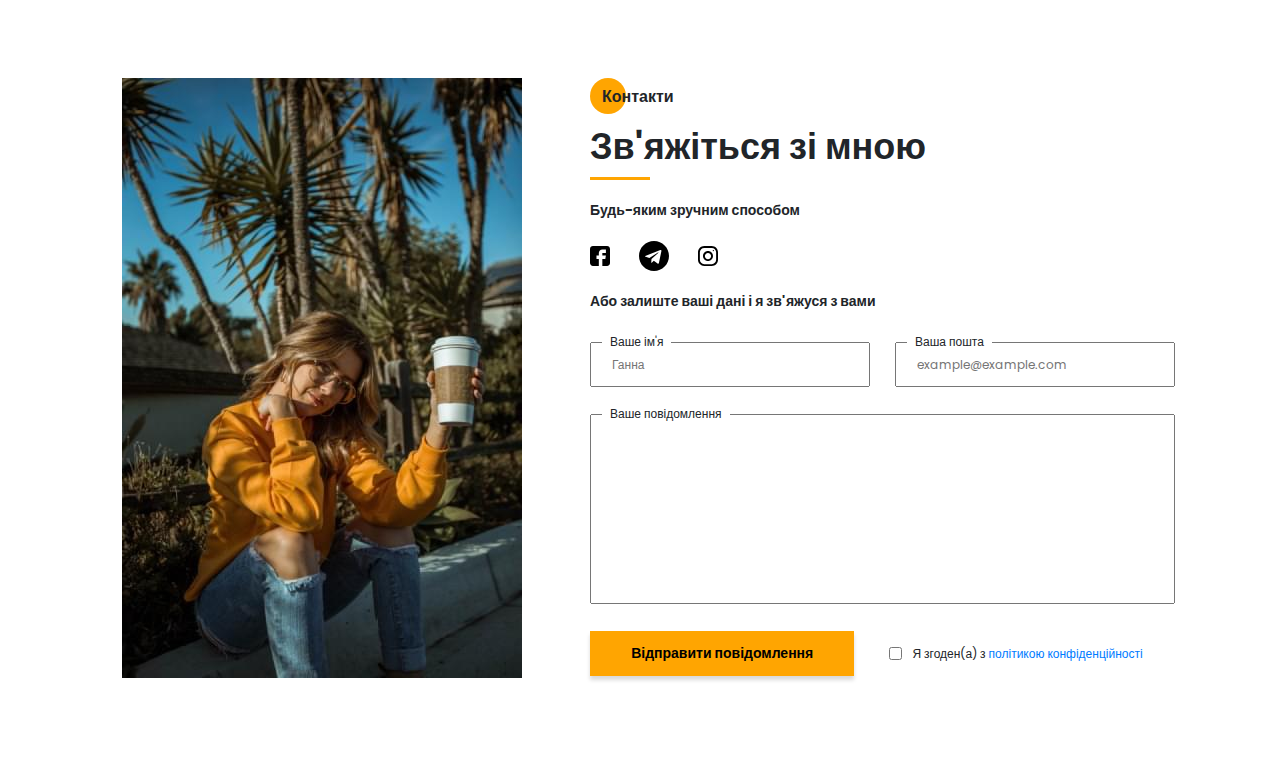
<file: Portfolio/index.html>
<!DOCTYPE html><html lang="uk"><head><meta charset="UTF-8"><meta name="viewport" content="width=device-width,initial-scale=1"><meta http-equiv="X-UA-Compatible" content="ie=edge"><title>Portfolio</title><meta name="title" content="Моє портфоліо"><meta name="description" content="Тут ви зможете ознайомитись з моїми роботами і дізнатись більше про мене"><!-- Open Graph / Facebook --><meta property="og:type" content="website"><meta property="og:url" content="https://metatags.io/"><meta property="og:title" content="Моє портфоліо"><meta property="og:description" content="Тут ви зможете ознайомитись з моїми роботами і дізнатись більше про мене"><meta property="og:image" content="https://metatags.io/assets/meta-tags-16a33a6a8531e519cc0936fbba0ad904e52d35f34a46c97a2c9f6f7dd7d336f2.png"><!-- Twitter --><meta property="twitter:card" content="summary_large_image"><meta property="twitter:url" content="https://metatags.io/"><meta property="twitter:title" content="Моє портфоліо"><meta property="twitter:description" content="Тут ви зможете ознайомитись з моїми роботами і дізнатись більше про мене"><meta property="twitter:image" content="https://metatags.io/assets/meta-tags-16a33a6a8531e519cc0936fbba0ad904e52d35f34a46c97a2c9f6f7dd7d336f2.png"><!-- Favicon  --><link rel="apple-touch-icon" sizes="57x57" href="icons/favicon//apple-icon-57x57.png"><link rel="apple-touch-icon" sizes="60x60" href="icons/favicon//apple-icon-60x60.png"><link rel="apple-touch-icon" sizes="72x72" href="icons/favicon//apple-icon-72x72.png"><link rel="apple-touch-icon" sizes="76x76" href="icons/favicon//apple-icon-76x76.png"><link rel="apple-touch-icon" sizes="114x114" href="icons/favicon//apple-icon-114x114.png"><link rel="apple-touch-icon" sizes="120x120" href="icons/favicon//apple-icon-120x120.png"><link rel="apple-touch-icon" sizes="144x144" href="icons/favicon//apple-icon-144x144.png"><link rel="apple-touch-icon" sizes="152x152" href="icons/favicon//apple-icon-152x152.png"><link rel="apple-touch-icon" sizes="180x180" href="icons/favicon//apple-icon-180x180.png"><link rel="icon" type="image/png" sizes="192x192" href="icons/favicon//android-icon-192x192.png"><link rel="icon" type="image/png" sizes="32x32" href="icons/favicon//favicon-32x32.png"><link rel="icon" type="image/png" sizes="96x96" href="icons/favicon//favicon-96x96.png"><link rel="icon" type="image/png" sizes="16x16" href="icons/favicon//favicon-16x16.png"><link rel="manifest" href="icons/favicon//manifest.json"><meta name="msapplication-TileColor" content="#ffffff"><meta name="msapplication-TileImage" content="icons/favicon//ms-icon-144x144.png"><meta name="theme-color" content="#ffffff"><link rel="stylesheet" href="css/style.min.css"></head><body><!-- Side Panel --><aside class="sidepanel"><a href="#" class="sidepanel__link"><svg width="20" height="20" viewBox="0 0 20 20" fill="none" xmlns="http://www.w3.org/2000/svg"><path d="M-7.46167e-07 2.92969L-1.28061e-07 17.0703C-5.74539e-08 18.6856 1.31439 20 2.92969 20L17.0703 20C18.6856 20 20 18.6856 20 17.0703L20 11.1719L12.9297 11.1719L12.9297 13.5156L9.41406 13.5156L9.41406 11.1719L7.03125 11.1719C5.09262 11.1719 3.51562 9.59488 3.51562 7.65625L3.51562 4.10156L7.03125 4.10156L7.03125 7.65625L9.41406 7.65625L9.41406 4.10156L12.9297 4.6875L12.9297 7.65625L20 7.65625L20 2.92969C20 1.31439 18.6856 -8.16774e-07 17.0703 -7.46167e-07L2.92969 -1.28061e-07C1.31439 -5.74539e-08 -8.16774e-07 1.31439 -7.46167e-07 2.92969Z" fill="black"/></svg> </a><a href="#" class="sidepanel__link"><svg width="20" height="20" viewBox="0 0 20 20" fill="none" xmlns="http://www.w3.org/2000/svg"><path d="M-6.01032e-07 6.25L-2.73196e-07 13.75C-1.22337e-07 17.2012 2.79875 20 6.25 20L13.75 20C17.2013 20 20 17.2012 20 13.75L20 6.25C20 2.79875 17.2012 -7.51891e-07 13.75 -6.01032e-07L6.25 -2.73196e-07C2.79875 -1.22337e-07 -7.51891e-07 2.79875 -6.01032e-07 6.25ZM13.75 1.875C16.1625 1.875 18.125 3.8375 18.125 6.25L18.125 13.75C18.125 16.1625 16.1625 18.125 13.75 18.125L6.25 18.125C3.8375 18.125 1.875 16.1625 1.875 13.75L1.875 6.25C1.875 3.8375 3.8375 1.875 6.25 1.875L13.75 1.875Z" fill="black"/><path d="M5 10C5 12.7612 7.23875 15 10 15C12.7613 15 15 12.7612 15 10C15 7.23875 12.7612 5 10 5C7.23875 5 5 7.23875 5 10ZM13.125 10C13.125 11.7225 11.7225 13.125 10 13.125C8.27625 13.125 6.875 11.7225 6.875 10C6.875 8.2775 8.27625 6.875 10 6.875C11.7225 6.875 13.125 8.2775 13.125 10Z" fill="black"/><path d="M5.29123 4.625C5.29123 4.25704 4.99295 3.95875 4.62499 3.95875C4.25703 3.95875 3.95874 4.25704 3.95874 4.625C3.95874 4.99296 4.25703 5.29125 4.62499 5.29125C4.99295 5.29125 5.29123 4.99296 5.29123 4.625Z" fill="black"/></svg> </a><a href="#" class="sidepanel__link"><svg width="19" height="20" viewBox="0 0 19 20" fill="none" xmlns="http://www.w3.org/2000/svg"><path d="M-4.37114e-07 9.99951C-1.95608e-07 15.5245 4.36167 19.9995 9.74107 19.9995C14.0457 19.9995 17.6962 17.1345 18.9832 13.162C19.0749 12.662 18.7734 12.4787 18.5148 12.4787C18.2835 12.4787 17.6706 12.487 16.8585 12.4912C17.4459 15.2728 15.5517 15.8595 15.5517 15.8595C14.4274 16.3145 14.1267 16.972 14.1267 16.972C13.5228 17.8778 13.5352 16.902 13.5352 16.902C13.603 15.8978 14.5389 15.3703 14.5389 15.3703C16.0283 14.4787 15.5979 13.0295 15.3493 12.4578C14.719 12.3678 14.2903 12.1103 14.0466 11.8245C13.8029 14.0453 12.9652 16.3795 9.23304 16.3795C8.16988 16.3795 7.30085 15.992 6.61933 15.3503C6.37316 15.4628 5.3827 15.8003 4.04116 15.2628C4.04116 15.2628 3.78012 14.4253 5.03988 12.5128C4.82345 11.7128 4.71606 10.8628 4.7111 10.0128C4.71606 9.16284 4.82345 8.31285 5.03988 7.51284C3.78012 5.61285 4.04116 4.77535 4.04116 4.77535C5.3827 4.23785 6.37316 4.57534 6.61933 4.67535C7.30085 4.03785 8.16988 3.65035 9.23304 3.65035C12.9752 3.65035 13.7987 5.98784 14.0383 8.21284C14.3307 7.86284 14.928 7.53784 15.8408 7.53784C17.1444 7.53784 18.1918 7.55034 18.5082 7.55034C18.7635 7.55034 19.0683 7.37534 18.9708 6.86284C17.692 2.86201 14.0391 -0.000488895 9.74107 -0.000488707C4.36167 -0.000488472 -6.7851e-07 4.47701 -4.37114e-07 9.99951Z" fill="#212121"/></svg></a><div class="sidepanel__divider"></div><div class="sidepanel__text"><span>Соціальні мережі</span></div></aside><!-- Menu --><div class="menu"><div class="menu__block"><div class="menu__close"><svg width="29" height="30" viewBox="0 0 29 30" fill="none" xmlns="http://www.w3.org/2000/svg"><path d="M17.1568 14.5231L28.4489 3.23075C29.1837 2.49623 29.1837 1.30861 28.4489 0.574085C27.7144 -0.160437 26.5267 -0.160437 25.7922 0.574085L14.4998 11.8665L3.20781 0.574085C2.47295 -0.160437 1.28567 -0.160437 0.551149 0.574085C-0.183716 1.30861 -0.183716 2.49623 0.551149 3.23075L11.8432 14.5231L0.551149 25.8155C-0.183716 26.55 -0.183716 27.7376 0.551149 28.4721C0.917206 28.8385 1.39852 29.0226 1.87948 29.0226C2.36045 29.0226 2.84141 28.8385 3.20781 28.4721L14.4998 17.1798L25.7922 28.4721C26.1586 28.8385 26.6396 29.0226 27.1205 29.0226C27.6015 29.0226 28.0825 28.8385 28.4489 28.4721C29.1837 27.7376 29.1837 26.55 28.4489 25.8155L17.1568 14.5231Z" fill="black"/></svg></div><nav><ul class="menu__list"><li class="menu__link"><a href="#aboutme">Про мене</a></li><li class="menu__link"><a href="#myexperience">Мій досвід</a></li><li class="menu__link"><a href="#myskills">Мої навички</a></li><li class="menu__link"><a href="#myportfolio">Мої роботи</a></li><li class="menu__link"><a href="#myprices">Прайс</a></li><li class="menu__link"><a href="#mycontacts">Контакти</a></li></ul></nav><div class="menu__social"><a href="#"><svg width="20" height="19" viewBox="0 0 20 19" fill="none" xmlns="http://www.w3.org/2000/svg"><path d="M10 0C4.475 0 0 4.36167 0 9.74107C0 14.0457 2.865 17.6962 6.8375 18.9832C7.3375 19.0749 7.52083 18.7734 7.52083 18.5148C7.52083 18.2835 7.5125 17.6706 7.50833 16.8585C4.72667 17.4459 4.14 15.5517 4.14 15.5517C3.685 14.4274 3.0275 14.1267 3.0275 14.1267C2.12167 13.5228 3.0975 13.5352 3.0975 13.5352C4.10167 13.603 4.62917 14.5389 4.62917 14.5389C5.52083 16.0283 6.97 15.5979 7.54167 15.3493C7.63167 14.719 7.88917 14.2903 8.175 14.0466C5.95417 13.8029 3.62 12.9652 3.62 9.23304C3.62 8.16988 4.0075 7.30085 4.64917 6.61934C4.53667 6.37317 4.19917 5.3827 4.73667 4.04116C4.73667 4.04116 5.57417 3.78012 7.48667 5.03988C8.28667 4.82345 9.13667 4.71606 9.98667 4.7111C10.8367 4.71606 11.6867 4.82345 12.4867 5.03988C14.3867 3.78012 15.2242 4.04116 15.2242 4.04116C15.7617 5.3827 15.4242 6.37317 15.3242 6.61934C15.9617 7.30085 16.3492 8.16988 16.3492 9.23304C16.3492 12.9752 14.0117 13.7987 11.7867 14.0383C12.1367 14.3307 12.4617 14.928 12.4617 15.8408C12.4617 17.1444 12.4492 18.1918 12.4492 18.5082C12.4492 18.7635 12.6242 19.0683 13.1367 18.9708C17.1375 17.692 20 14.0391 20 9.74107C20 4.36167 15.5225 0 10 0Z" fill="#212121"/></svg> </a><a href="#"><svg width="20" height="20" viewBox="0 0 20 20" fill="none" xmlns="http://www.w3.org/2000/svg"><path d="M13.7495 0L6.24951 0C2.79826 0 -0.000488281 2.79875 -0.000488281 6.25L-0.000488281 13.75C-0.000488281 17.2013 2.79826 20 6.24951 20L13.7495 20C17.2008 20 19.9995 17.2013 19.9995 13.75L19.9995 6.25C19.9995 2.79875 17.2008 0 13.7495 0ZM18.1245 13.75C18.1245 16.1625 16.162 18.125 13.7495 18.125L6.24951 18.125C3.83701 18.125 1.87451 16.1625 1.87451 13.75L1.87451 6.25C1.87451 3.8375 3.83701 1.875 6.24951 1.875L13.7495 1.875C16.162 1.875 18.1245 3.8375 18.1245 6.25L18.1245 13.75Z" fill="black"/><path d="M9.99951 5C7.23826 5 4.99951 7.23875 4.99951 10C4.99951 12.7613 7.23826 15 9.99951 15C12.7608 15 14.9995 12.7613 14.9995 10C14.9995 7.23875 12.7608 5 9.99951 5ZM9.99951 13.125C8.27701 13.125 6.87451 11.7225 6.87451 10C6.87451 8.27625 8.27701 6.875 9.99951 6.875C11.722 6.875 13.1245 8.27625 13.1245 10C13.1245 11.7225 11.722 13.125 9.99951 13.125Z" fill="black"/><path d="M15.3745 5.29123C15.7425 5.29123 16.0408 4.99295 16.0408 4.62499C16.0408 4.25703 15.7425 3.95874 15.3745 3.95874C15.0065 3.95874 14.7083 4.25703 14.7083 4.62499C14.7083 4.99295 15.0065 5.29123 15.3745 5.29123Z" fill="black"/></svg> </a><a href="#"><svg width="20" height="20" viewBox="0 0 20 20" fill="none" xmlns="http://www.w3.org/2000/svg"><path d="M17.0698 0L2.9292 0C1.3139 0 -0.000488281 1.31439 -0.000488281 2.92969L-0.000488281 17.0703C-0.000488281 18.6856 1.3139 20 2.9292 20L8.82764 20L8.82764 12.9297L6.48389 12.9297L6.48389 9.41406L8.82764 9.41406L8.82764 7.03125C8.82764 5.09262 10.4046 3.51563 12.3433 3.51563L15.8979 3.51563L15.8979 7.03125L12.3433 7.03125L12.3433 9.41406L15.8979 9.41406L15.312 12.9297L12.3433 12.9297L12.3433 20L17.0698 20C18.6851 20 19.9995 18.6856 19.9995 17.0703L19.9995 2.92969C19.9995 1.31439 18.6851 0 17.0698 0Z" fill="black"/></svg></a></div></div><div class="menu__overlay"></div></div><!-- Promo Section --><section class="promo"><div class="hamburger"><span></span> <span class="long"></span> <span></span></div><div class="container"><div class="title title_fz16 promo__subtitle">Мене звати Ганна</div><h1 class="title title_fz48 promo__title">Я веб-розробниця з Києва</h1><div class="promo__buttons"><a href="#myportfolio" class="promo__link btn">Портфоліо</a> <a href="#aboutme" class="promo__link">Про мене</a></div></div></section><!-- About Section --><section class="about"><div class="container"><div class="about__wrapper"><div class="about__photo"><img srcset="img/main_photo_min.jpg 300w, img/main_photo.jpg 400w" sizes="(max-width: 576px) 280px,
                                (min-width: 577px) 400px" src="img/main_photo.jpg" alt="photo"></div><div class="about__descr"><h2 class="title title_fz16 about__title" id="aboutme">Про мене</h2><div class="title title_fz36 about__subtitle">Мене звати Ганна</div><div class="divider"></div><p class="about__text">Lorem ipsum dolor sit amet consectetur adipisicing elit. Dolor illo exercitationem ea, mollitia maxime non. Sunt, corporis labore? Facilis deserunt necessitatibus accusantium, minus corporis vero facere? Nam obcaecati optio rem! Lorem ipsum dolor sit amet consectetur adipisicing elit. Dolor illo exercitationem ea, mollitia maxime non. Sunt, corporis labore? Facilis deserunt necessitatibus accusantium, minus corporis vero facere? Nam obcaecati optio rem!</p></div><div class="about__skills"><div class="about__skills-item"><div class="about__skills-circle"><img src="icons/about_me/web_development.svg" alt="web-dev"></div><div><div class="title title_fz14">Web-розробка</div><div class="about__skills-text">Lorem ipsum dolor sit amet consectetur adipisicing elit. Dolor illo exercitationem ea, mollitia maxime non.</div></div></div><div class="about__skills-item"><div class="about__skills-circle"><img src="icons/about_me/mobile_dev.svg" alt="mob-dev"></div><div><div class="title title_fz14">Розробка додатків</div><div class="about__skills-text">Lorem ipsum dolor sit amet consectetur adipisicing elit. Dolor illo exercitationem ea, mollitia maxime non.</div></div></div><div class="about__skills-item"><div class="about__skills-circle"><img src="icons/about_me/design.svg" alt="web-design"></div><div><div class="title title_fz14">UX/UI Design</div><div class="about__skills-text">Lorem ipsum dolor sit amet consectetur adipisicing elit. Dolor illo exercitationem ea, mollitia maxime non.</div></div></div></div></div></div></section><!-- Resume Section --><section class="resume"><div class="container"><h2 class="title title_fz16 title__section-title" id="myexperience">Досвід</h2><div class="title title_fz36 title__section-subtitle">Чим я буду корисна</div><div class="divider"></div><div class="resume__wrapper"><div class="resume__column"><h3 class="title title_fz20 resume__column-title">Освіта</h3><ul><li><div class="resume__item"><div class="resume__item-head"><div class="resume__item-icon"><img src="icons/experience/university.svg" alt="university"></div><h4 class="title title_fz14">Національний авіаційний університет</h4><div class="resume__item-location">Диплом магістра | Київ (2009-2014)</div></div><div class="resume__item-body">Lorem ipsum dolor sit amet consectetur adipisicing elit. Nesciunt cumque aliquid, distinctio eum molestiae accusamus! Quibusdam officia dicta facere molestiae sint soluta, libero adipisci quo. Aliquam, necessitatibus. Ipsa, fugiat quia?</div></div></li><li><div class="resume__item"><div class="resume__item-head"><div class="resume__item-icon"><img src="icons/experience/courses.svg" alt="courses"></div><h4 class="title title_fz14">Udemy</h4><div class="resume__item-location">Курс з web-розробки | Київ (2022)</div></div><div class="resume__item-body">Lorem ipsum dolor sit amet consectetur adipisicing elit. Nesciunt cumque aliquid, distinctio eum molestiae accusamus! Quibusdam officia dicta facere molestiae sint soluta, libero adipisci quo. Aliquam, necessitatibus. Ipsa, fugiat quia?</div></div></li></ul></div><div class="resume__column"><h3 class="title title_fz20 resume__column-title">Досвід роботи</h3><ul><li><div class="resume__item"><div class="resume__item-head"><div class="resume__item-icon"><img src="icons/experience/developer.svg" alt="developer"></div><h4 class="title title_fz14">Front-end developer</h4><div class="resume__item-location">freelance | Київ (2022)</div></div><div class="resume__item-body">Lorem ipsum dolor sit amet consectetur adipisicing elit. Nesciunt cumque aliquid, distinctio eum molestiae accusamus! Quibusdam officia dicta facere molestiae sint soluta, libero adipisci quo. Aliquam, necessitatibus. Ipsa, fugiat quia?</div></div></li><li><div class="resume__item resume__item_adapt"><div class="resume__item-head"><div class="resume__item-icon"><img src="icons/experience/designer.svg" alt="designer"></div><h4 class="title title_fz14">UX Designer</h4><div class="resume__item-location">freelance | Київ (2022)</div></div><div class="resume__item-body">Lorem ipsum dolor sit amet consectetur adipisicing elit. Nesciunt cumque aliquid, distinctio eum molestiae accusamus! Quibusdam officia dicta facere molestiae sint soluta, libero adipisci quo. Aliquam, necessitatibus. Ipsa, fugiat quia?</div></div></li></ul></div></div></div></section><!-- Skills Section --><section class="skills"><div class="container"><h2 class="title title_fz16 title__section-title" id="myskills">Навички</h2><div class="title title_fz36 title__section-subtitle">Що я використовую в роботі</div><div class="divider"></div><div class="skills__wrapper"><div class="skills__item"><div class="skills__item-img"><img src="icons/skills/html5.svg" alt="html"></div><h3 class="title title_fz14">HTML5</h3><div class="skills__item-text">Саме він створює каркас вашого сайту або додатку, а п'ята версія дозволить мені створювати більш SEO-оптимізовану структуру продукта</div></div><div class="skills__item"><div class="skills__item-img"><img src="icons/skills/css3.svg" alt="css"></div><h3 class="title title_fz14">CSS3</h3><div class="skills__item-text">Ця мова стилів дозволить мені створювати абсолютно буль-який вигляд вашого сайту чи додатку. Всі обмеження лише у вашій фантазії</div></div><div class="skills__item"><div class="skills__item-img"><img src="icons/skills/js.svg" alt="js"></div><h3 class="title title_fz14">JavaScript</h3><div class="skills__item-text">Ця мова програмування дозволяє оживити все що завгодно: слайдери, вікна, підказки, вкладки, отримання даних з сервера и багато іншого</div></div><div class="skills__item"><div class="skills__item-img"><img src="icons/skills/jquery.svg" alt="jquery"></div><h3 class="title title_fz14">JQuery</h3><div class="skills__item-text">Бібліотека JQuery дозволить прискорити розробку. Без необхідності інтегрувати її в проект ми не будемо, але навички роботи з нею є</div></div><div class="skills__item"><div class="skills__item-img"><img src="icons/skills/react.svg" alt="react"></div><h3 class="title title_fz14">React</h3><div class="skills__item-text">Ця бібліотека дозволяє створювати веб-додатки. Ми можемо створити максимально інтерактивний продукт саме під ваші цілі</div></div><div class="skills__item"><div class="skills__item-img"><img src="icons/skills/node.js.svg" alt="nodejs"></div><h3 class="title title_fz14">Node.js</h3><div class="skills__item-text">Ця платформа дозволяе створювати бек-енд для вашого продукта - "мозок", який буде виконувати дії, котрі не бачить користувач</div></div><div class="skills__item"><div class="skills__item-img"><img src="icons/skills/mongo.db.svg" alt="mongodb"></div><h3 class="title title_fz14">Mongo.db</h3><div class="skills__item-text">Це нереляційна база даних, яка буде зберігати дані вашого сайту або додатку</div></div></div><div class="skills__ratings"><div class="skills__ratings-item"><div class="title title_fz14 skills__ratings-title">Створення сайтів</div><div class="skills__ratings-counter">100%</div><div class="skills__ratings-line"><span></span></div></div><div class="skills__ratings-item"><div class="title title_fz14 skills__ratings-title">Створення додатків</div><div class="skills__ratings-counter">85%</div><div class="skills__ratings-line"><span></span></div></div><div class="skills__ratings-item"><div class="title title_fz14 skills__ratings-title">Робота з даними</div><div class="skills__ratings-counter">90%</div><div class="skills__ratings-line"><span></span></div></div><div class="skills__ratings-item"><div class="title title_fz14 skills__ratings-title">Креативність</div><div class="skills__ratings-counter">90%</div><div class="skills__ratings-line"><span></span></div></div><div class="skills__ratings-item"><div class="title title_fz14 skills__ratings-title">Створення дизайну</div><div class="skills__ratings-counter">90%</div><div class="skills__ratings-line"><span></span></div></div><div class="skills__ratings-item"><div class="title title_fz14 skills__ratings-title">Soft skills</div><div class="skills__ratings-counter">100%</div><div class="skills__ratings-line"><span></span></div></div></div></div></section><!-- Portfolio Section --><section class="portfolio"><div class="container"><h2 class="title title_fz16 title__section-title" id="myportfolio">Портфоліо</h2><div class="title title_fz36 title__section-subtitle">Мої роботи</div><div class="divider"></div><div class="portfolio__wrapper"><a href="#" class="portfolio__item"><img src="img/works/uber.jpg" alt="uber"> </a><a href="#" class="portfolio__item"><img src="img/works/pulse.jpg" alt="pulse"> </a><a href="#" class="portfolio__item"><img src="img/works/bread.jpg" alt="bread"> </a><a href="#" class="portfolio__item vertical"><img src="img/works/plans.jpg" alt="plans"> </a><a href="#" class="portfolio__item"><img src="img/works/ipad.jpg" alt="ipad"> </a><a href="#" class="portfolio__item horizontal"><img src="img/works/mac.jpg" alt="mac"></a></div></div></section><!-- Pricelist-section --><section class="pricelist"><div class="container"><h2 class="title title_fz16 title__section-title" id="myprices">Прайс</h2><div class="divider"></div><div class="pricelist__wrapper"><div class="pricelist__item"><div class="pricelist__item-name">Landing page</div><div class="pricelist__item-price">від 5000 грн</div><div class="pricelist__item-descr">Сайт на 1 сторінку для презентації товарів, послуг тощо</div></div><div class="pricelist__item"><div class="pricelist__item-name">Web-додаток</div><div class="pricelist__item-price">від 15000 грн</div><div class="pricelist__item-descr">Додаток всередині браузера</div></div><div class="pricelist__item"><div class="pricelist__item-name">Корпоративний сайт</div><div class="pricelist__item-price">від 8000 грн</div><div class="pricelist__item-descr">Сайт для вашого бізнесу чи компанії</div></div><div class="pricelist__item"><div class="pricelist__item-name">Android/IOS додаток</div><div class="pricelist__item-price">від 15000 грн</div><div class="pricelist__item-descr">Додаток для смартфона з будь-якою ОС</div></div><div class="pricelist__item"><div class="pricelist__item-name">Інтернет-магазин</div><div class="pricelist__item-price">від 20000 грн</div><div class="pricelist__item-descr">Інструмент для ваших продажів в мережі</div></div><div class="pricelist__item"><div class="pricelist__item-name">Дизайн</div><div class="pricelist__item-price">індивідуально</div><div class="pricelist__item-descr">Створю дизайн вашого сайту/додатку</div></div></div></div></section><!-- Contacts-section --><section class="contacts"><div class="container"><div class="contacts__wrapper"><div class="contacts__photo"><img src="img/main_photo.jpg" alt="photo"></div><div class="contacts__descr"><h2 class="title title_fz16 contacts__title" id="mycontacts">Контакти</h2><div class="title title_fz36 contacts__subtitle">Зв'яжіться зі мною</div><div class="divider"></div><div class="title title_fz14 contacts__text">Будь-яким зручним способом</div><div class="contacts__social"><a href="#" class="contacts__link"><img src="icons/social/Facebook_notRotate.svg" alt="fb"> </a><a href="#" class="contacts__link"><img src="icons/social/telegram.svg" alt="tg"> </a><a href="#" class="contacts__link"><img src="icons/social/Instagram_notRotate.svg" alt="ig"></a></div><div class="title title_fz14 contacts__text">Або залиште ваші дані і я зв'яжуся з вами</div><form action="#" class="contacts__form"><div class="contacts__input"><input required name="name" id="name" type="text" placeholder="Ганна"> <label for="name">Ваше ім'я</label></div><div class="contacts__input"><input required name="email" id="email" type="email" placeholder="example@example.com"> <label for="email">Ваша пошта</label></div><div class="contacts__textarea"><textarea name="text" id="text"></textarea> <label for="text">Ваше повідомлення</label></div><div class="contacts__triggers"><button class="contacts__btn btn">Відправити повідомлення</button><div class="contacts__policy"><input required type="checkbox"> <span>Я згоден(а) з <a href="/policy.html">політикою конфіденційності</a></span></div></div></form></div></div></div></section><!-- Scripts --><script src="js/script.js"></script></body></html>
</file>
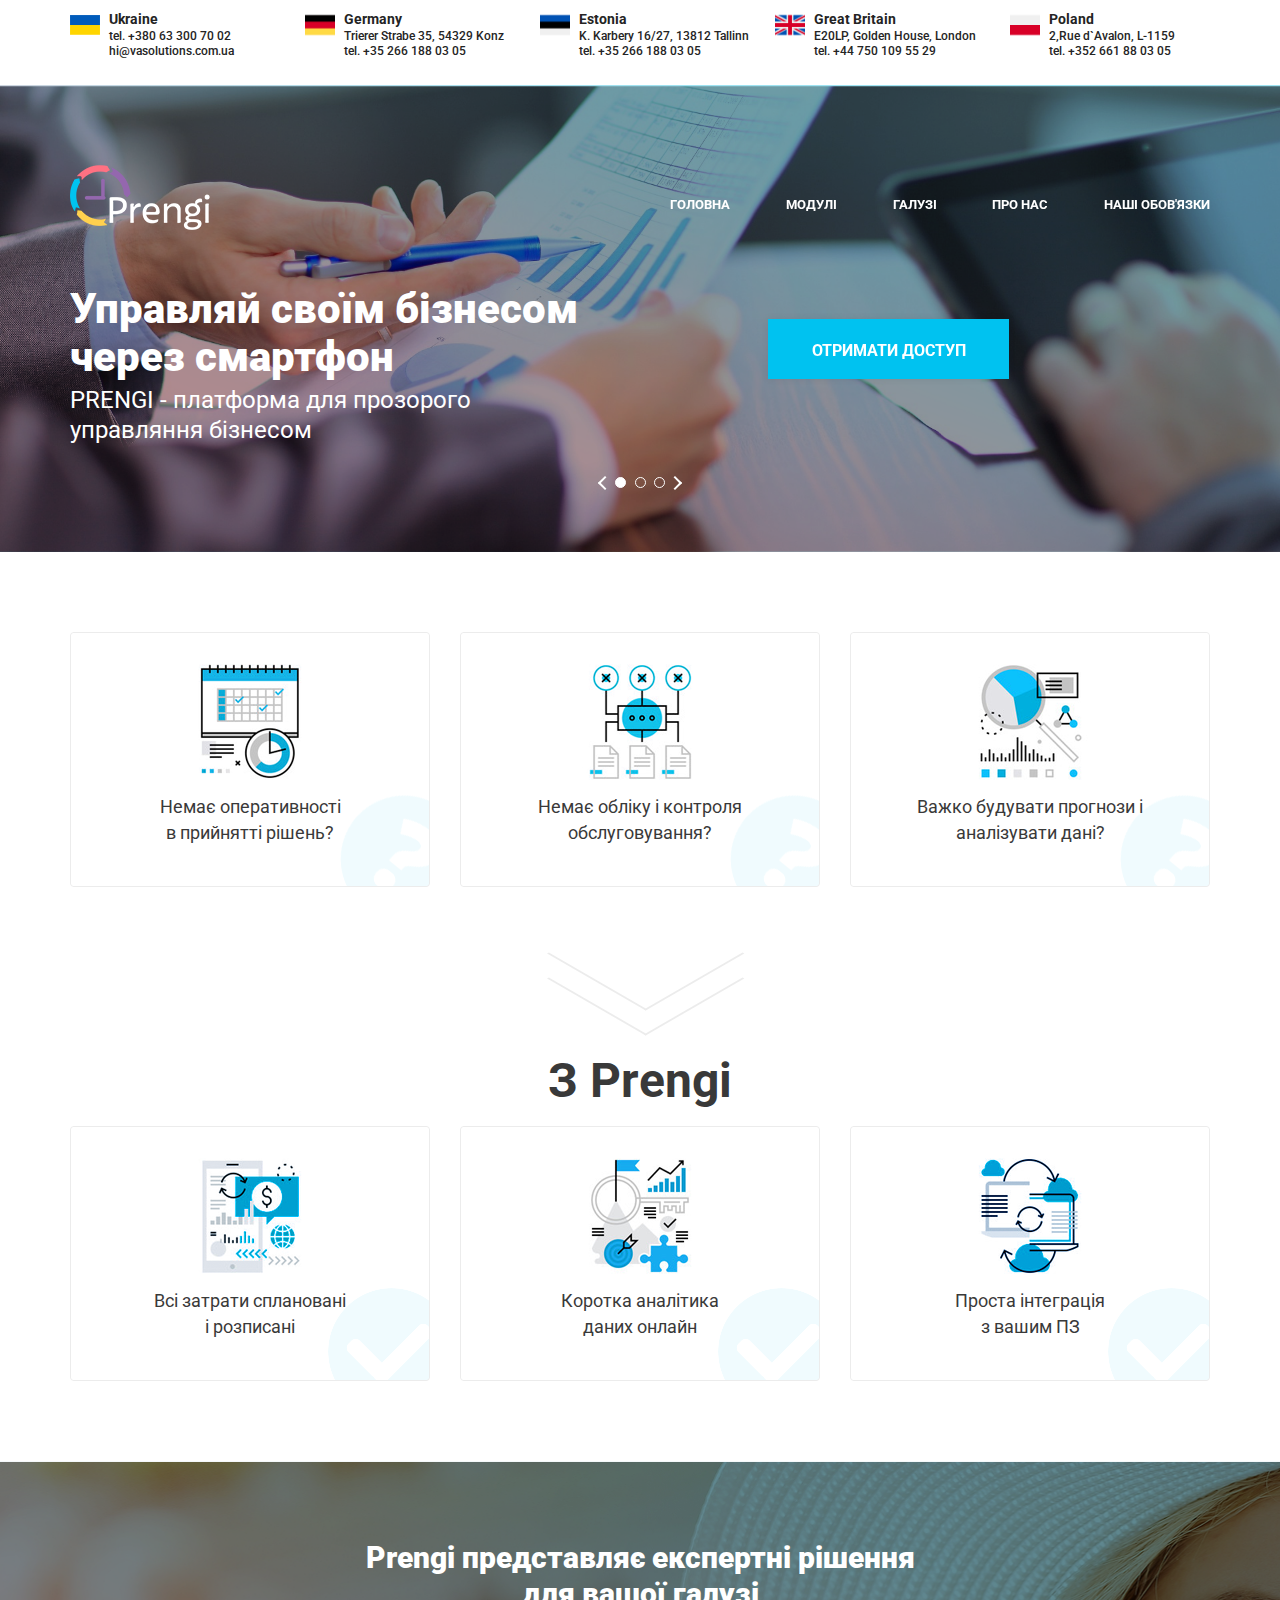
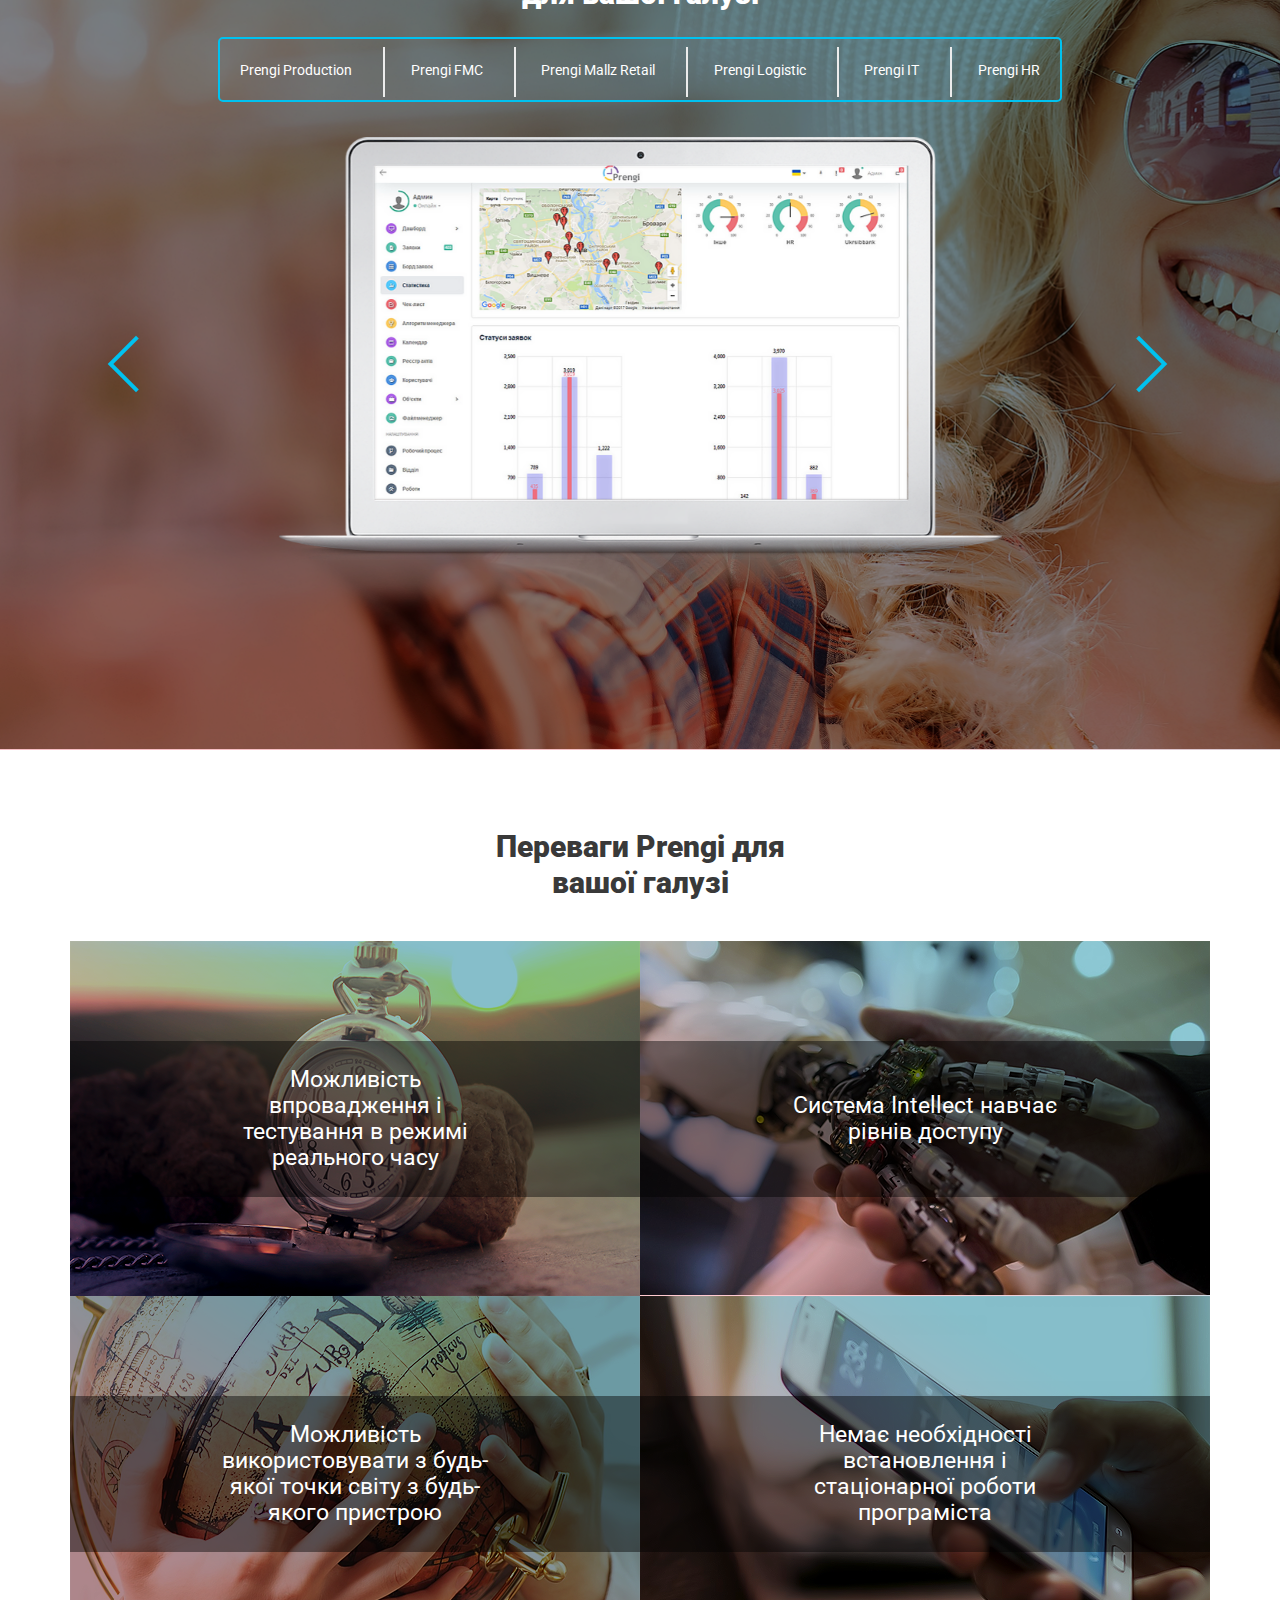
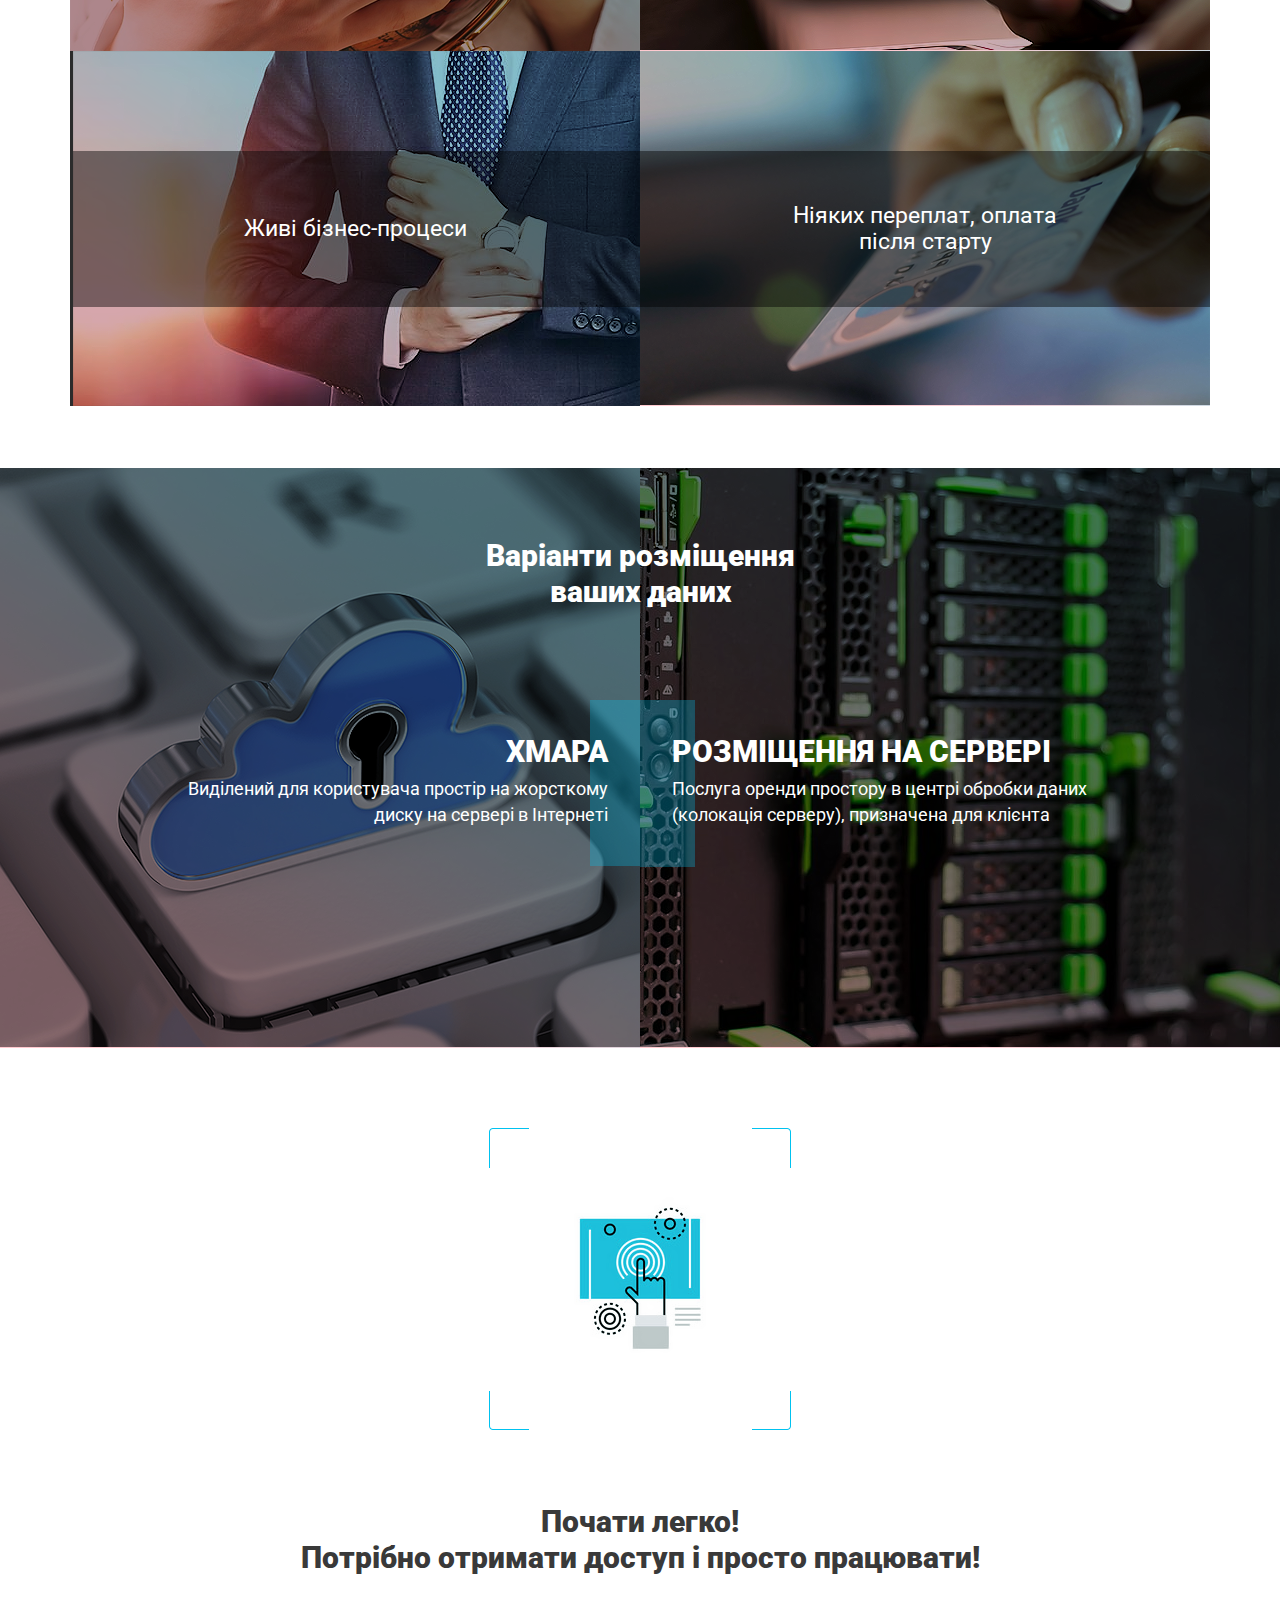
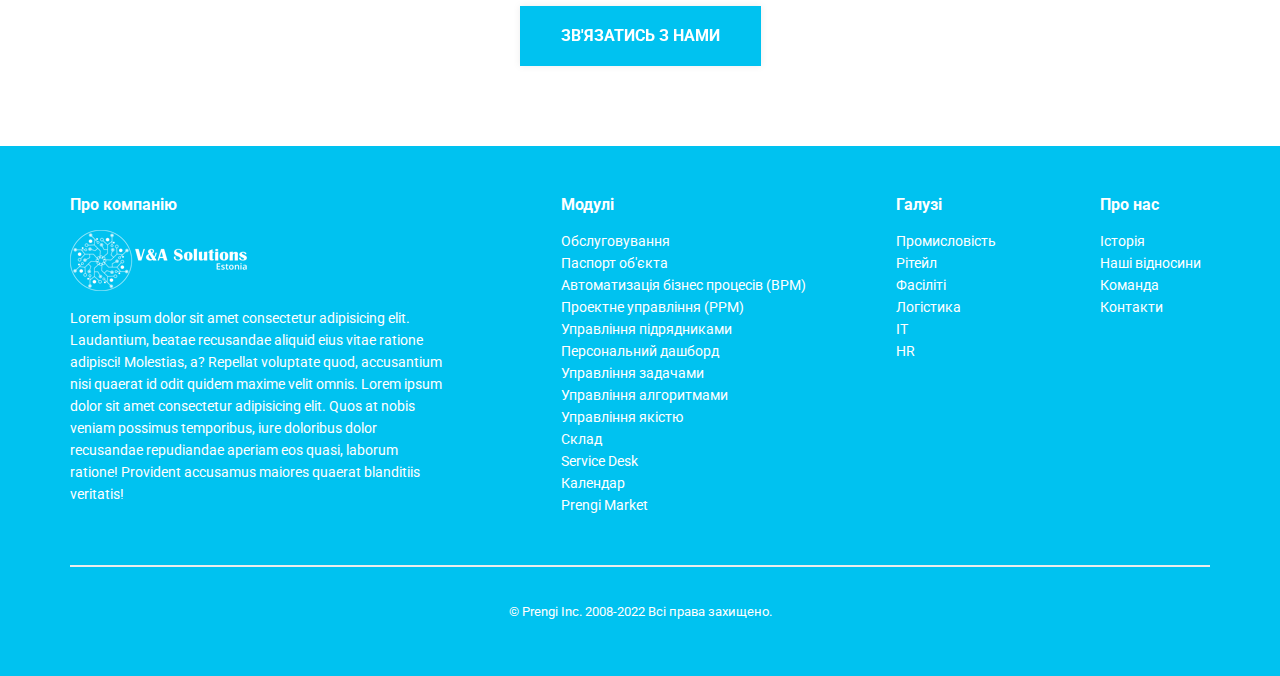
<file: Prengi/index.html>
<!DOCTYPE html><html lang="uk"><head><meta charset="UTF-8"><meta http-equiv="X-UA-Compatible" content="IE=edge"><meta name="viewport" content="width=device-width,initial-scale=1"><!-- Primary Meta Tags --><title>Prengi</title><meta name="title" content="Prengi"><meta name="description" content="Управляй своїм бізнесом через смартфон"><!-- Open Graph / Facebook --><meta property="og:type" content="website"><meta property="og:url" content="https://metatags.io/"><meta property="og:title" content="Prengi"><meta property="og:description" content="Управляй своїм бізнесом через смартфон"><meta property="og:image" content="https://metatags.io/assets/meta-tags-16a33a6a8531e519cc0936fbba0ad904e52d35f34a46c97a2c9f6f7dd7d336f2.png"><!-- Twitter --><meta property="twitter:card" content="summary_large_image"><meta property="twitter:url" content="https://metatags.io/"><meta property="twitter:title" content="Prengi"><meta property="twitter:description" content="Управляй своїм бізнесом через смартфон"><meta property="twitter:image" content="https://metatags.io/assets/meta-tags-16a33a6a8531e519cc0936fbba0ad904e52d35f34a46c97a2c9f6f7dd7d336f2.png"><!-- Favicon --><link rel="apple-touch-icon" sizes="57x57" href="icons/favicon/apple-icon-57x57.png"><link rel="apple-touch-icon" sizes="60x60" href="icons/favicon/apple-icon-60x60.png"><link rel="apple-touch-icon" sizes="72x72" href="icons/favicon/apple-icon-72x72.png"><link rel="apple-touch-icon" sizes="76x76" href="icons/favicon/apple-icon-76x76.png"><link rel="apple-touch-icon" sizes="114x114" href="icons/favicon/apple-icon-114x114.png"><link rel="apple-touch-icon" sizes="120x120" href="icons/favicon/apple-icon-120x120.png"><link rel="apple-touch-icon" sizes="144x144" href="icons/favicon/apple-icon-144x144.png"><link rel="apple-touch-icon" sizes="152x152" href="icons/favicon/apple-icon-152x152.png"><link rel="apple-touch-icon" sizes="180x180" href="icons/favicon/apple-icon-180x180.png"><link rel="icon" type="image/png" sizes="192x192" href="icons/favicon/android-icon-192x192.png"><link rel="icon" type="image/png" sizes="32x32" href="icons/favicon/favicon-32x32.png"><link rel="icon" type="image/png" sizes="96x96" href="icons/favicon/favicon-96x96.png"><link rel="icon" type="image/png" sizes="16x16" href="icons/favicon/favicon-16x16.png"><link rel="manifest" href="icons/favicon/manifest.json"><meta name="msapplication-TileColor" content="#ffffff"><meta name="msapplication-TileImage" content="icons/favicon/ms-icon-144x144.png"><meta name="theme-color" content="#ffffff"><link rel="stylesheet" href="css/style.min.css"></head><body><!-- Header Section --><header><div class="container"><div class="header__section"><div class="header__block"><img src="img/head/ukraine.png" alt="Ukraine" class="header__block-img"><div class="header__block-text"><div class="header__block-title">Ukraine</div><a href="tel:+380633000702" class="header__block-tel">tel. +380 63 300 70 02</a> <a href="mailto:hi@vasolutions.com.ua" class="header__block-email">hi@vasolutions.com.ua</a></div></div><div class="header__block"><img src="img/head/germany.png" alt="Germany" class="header__block-img"><div class="header__block-text"><div class="header__block-title">Germany</div><address class="header__block-address">Trierer Strabe 35, 54329 Konz</address><a href="tel:+352661880305" class="header__block-tel">tel. +35 266 188 03 05</a></div></div><div class="header__block"><img src="img/head/estonia.png" alt="Estonia" class="header__block-img"><div class="header__block-text"><div class="header__block-title">Estonia</div><address class="header__block-address">K. Karbery 16/27, 13812 Tallinn</address><a href="tel:+352661880305" class="header__block-tel">tel. +35 266 188 03 05</a></div></div><div class="header__block"><img src="img/head/united-kingdom.png" alt="UK" class="header__block-img"><div class="header__block-text"><div class="header__block-title">Great Britain</div><address class="header__block-address">E20LP, Golden House, London</address><a href="tel:+447501095529" class="header__block-tel">tel. +44 750 109 55 29</a></div></div><div class="header__block"><img src="img/head/poland.png" alt="Poland" class="header__block-img"><div class="header__block-text"><div class="header__block-title">Poland</div><address class="header__block-address">2,Rue d`Avalon, L-1159</address><a href="tel:+352661880305" class="header__block-tel">tel. +352 661 88 03 05</a></div></div></div></div></header><!-- Promo Section --><section><div class="promo"><div class="promo__slider"><div class="promo__slider_1"><img src="img/1st_screen/bg1.png" alt="bg1_slider" class="promo__img"><div class="container"><h2 class="promo__title">Управляй своїм бізнесом<br>через смартфон</h2><h3 class="promo__subtitle">PRENGI - платформа для прозорого<br>управляння бізнесом</h3><button class="promo__btn btn">Отримати доступ</button></div></div><div class="promo__slider_2"><img src="img/1st_screen/bg2.png" alt="bg2_slider" class="promo__img"><div class="container"><h2 class="promo__title">Управляй своїм бізнесом<br>через смартфон</h2><h3 class="promo__subtitle">PRENGI - платформа для прозорого<br>управляння бізнесом</h3><button class="promo__btn btn">Отримати доступ</button></div></div><div class="promo__slider_3"><img src="img/1st_screen/bg3.png" alt="bg3_slider" class="promo__img"><div class="container"><h2 class="promo__title">Управляй своїм бізнесом<br>через смартфон</h2><h3 class="promo__subtitle">PRENGI - платформа для прозорого<br>управляння бізнесом</h3><button class="promo__btn btn">Отримати доступ</button></div></div></div><div class="container"><div class="promo__head"><img src="img/1st_screen/logo.png" alt="Logo" class="promo__logo"><nav class="promo__nav"><div class="promo__hamburger"><span></span> <span></span> <span></span></div><div class="promo__nav-items"><a href="#">Головна</a> <a href="#">Модулі</a> <a href="#">Галузі</a> <a href="#">Про нас</a> <a href="#">Наші обов'язки</a></div></nav></div></div></div></section><!-- Proposal Section --><section><div class="container"><div class="proposal"><div class="proposal__problems"><div class="proposal__problems-block"><img src="img/2nd_screen/1_calendar.png" alt="calendar"><p class="proposal__problems-text">Немає оперативності<br>в прийнятті рішень?</p></div><div class="proposal__problems-block"><img src="img/2nd_screen/2_control.png" alt="control"><p class="proposal__problems-text">Немає обліку і контроля<br>обслуговування?</p></div><div class="proposal__problems-block"><img src="img/2nd_screen/3_diagram.png" alt="diagram"><p class="proposal__problems-text">Важко будувати прогнози і<br>аналізувати дані?</p></div></div><div class="proposal__arrows"><div class="proposal__arrow"></div><div class="proposal__arrow proposal__arrow_second"></div></div><h2 class="proposal__title">З Prengi</h2><div class="proposal__solutions"><div class="proposal__solutions-block"><img src="img/2nd_screen/4_plan.png" alt="plan"><p class="proposal__solutions-text">Всі затрати сплановані<br>і розписані</p></div><div class="proposal__solutions-block"><img src="img/2nd_screen/5_analytics.png" alt="5_analytics"><p class="proposal__solutions-text">Коротка аналітика<br>даних онлайн</p></div><div class="proposal__solutions-block"><img src="img/2nd_screen/6_integration.png" alt="integration"><p class="proposal__solutions-text">Проста інтеграція<br>з вашим ПЗ</p></div></div></div></div></section><!-- Expert Section --><section><div class="expert"><div class="container"><h2 class="expert__title">Prengi представляє експертні рішення<br>для вашої галузі</h2><ul class="expert__tabs"><li class="expert__tabs-item"><a href="#">Prengi Production</a></li><li class="expert__tabs-item"><a href="#">Prengi FMC</a></li><li class="expert__tabs-item"><a href="#">Prengi Mallz Retail</a></li><li class="expert__tabs-item"><a href="#">Prengi Logistic</a></li><li class="expert__tabs-item"><a href="#">Prengi IT</a></li><li class="expert__tabs-item"><a href="#">Prengi HR</a></li></ul><div class="expert__slider"><div class="expert__slider-item"><img src="img/3rd_screen/macbook.png" alt="macbook"></div><div class="expert__slider-item"><img src="img/3rd_screen/calc.jpg" alt="calc"></div><div class="expert__slider-item"><img src="img/3rd_screen/business.jpg" alt="business"></div></div></div></div></section><!-- Advantages Section --><section><div class="advantages"><div class="container"><h2 class="advantages__title">Переваги Prengi для<br>вашої галузі</h2><div class="advantages__grid"><div class="advantages__grid-block"><img src="img/4th_screen/1_time.png" alt="time"><p>Можливість впровадження і тестування в режимі реального часу</p></div><div class="advantages__grid-block"><img src="img/4th_screen/2_hand.png" alt="hand"><p>Система Intellect навчає рівнів доступу</p></div><div class="advantages__grid-block"><img src="img/4th_screen/3_globe.png" alt="globe"><p>Можливість використовувати з будь-якої точки світу з будь-якого пристрою</p></div><div class="advantages__grid-block"><img src="img/4th_screen/4_phone.png" alt="phone"><p>Немає необхідності встановлення і стаціонарної роботи програміста</p></div><div class="advantages__grid-block"><img src="img/4th_screen/5_suit.png" alt="suit"><p>Живі бізнес-процеси</p></div><div class="advantages__grid-block"><img src="img/4th_screen/6_card.png" alt="card"><p>Ніяких переплат, оплата після старту</p></div></div></div></div></section><!-- Options Section --><section><h2 class="options__title">Варіанти розміщення<br>ваших даних</h2><div class="options__grid"><div class="options__background1"><div class="container"><div class="options__block"><h3 class="options__block-title">Хмара</h3><p class="options__block-text">Виділений для користувача простір на жорсткому<br>диску на сервері в Інтернеті</p></div></div></div><div class="options__background2"><div class="container"><div class="options__block"><h3 class="options__block-title options__block-title_right">Розміщення на сервері</h3><p class="options__block-text options__block-text_right">Послуга оренди простору в центрі обробки даних<br>(колокація серверу), призначена для клієнта</p></div></div></div></div></section><!-- Contacts Section  --><section><div class="contacts"><div class="container"><img src="img/6th_screen/icon_hand.png" alt="hand"><h2 class="contacts__title">Почати легко!<br>Потрібно отримати доступ і просто працювати!</h2><div class="contacts__btn btn">Зв'язатись з нами</div></div></div></section><!-- Footer --><footer class="footer"><div class="container"><div class="footer__grid"><div class="footer__block footer__block_about"><p class="footer__block-title">Про компанію</p><div class="footer__block-img"><img src="img/footer/logo_footer.png" alt="logo"></div><p class="footer__block-text">Lorem ipsum dolor sit amet consectetur adipisicing elit. Laudantium, beatae recusandae aliquid eius vitae ratione adipisci! Molestias, a? Repellat voluptate quod, accusantium nisi quaerat id odit quidem maxime velit omnis. Lorem ipsum dolor sit amet consectetur adipisicing elit. Quos at nobis veniam possimus temporibus, iure doloribus dolor recusandae repudiandae aperiam eos quasi, laborum ratione! Provident accusamus maiores quaerat blanditiis veritatis!</p></div><div class="footer__block footer__block-empty"></div><div class="footer__block"><p class="footer__block-title">Модулі</p><a href="#" class="footer__block-text">Обслуговування</a> <a href="#" class="footer__block-text">Паспорт об'єкта</a> <a href="#" class="footer__block-text">Автоматизація бізнес процесів (ВРМ)</a> <a href="#" class="footer__block-text">Проектне управління (РРМ)</a> <a href="#" class="footer__block-text">Управління підрядниками</a> <a href="#" class="footer__block-text">Персональний дашборд</a> <a href="#" class="footer__block-text">Управління задачами</a> <a href="#" class="footer__block-text">Управління алгоритмами</a> <a href="#" class="footer__block-text">Управління якістю</a> <a href="#" class="footer__block-text">Склад</a> <a href="#" class="footer__block-text">Service Desk</a> <a href="#" class="footer__block-text">Календар</a> <a href="#" class="footer__block-text">Prengi Market</a></div><div class="footer__block footer__block-empty"></div><div class="footer__block"><p class="footer__block-title">Галузі</p><a href="#" class="footer__block-text">Промисловість</a> <a href="#" class="footer__block-text">Рітейл</a> <a href="#" class="footer__block-text">Фасіліті</a> <a href="#" class="footer__block-text">Логістика</a> <a href="#" class="footer__block-text">ІТ</a> <a href="#" class="footer__block-text">HR</a></div><div class="footer__block footer__block-empty"></div><div class="footer__block"><p class="footer__block-title">Про нас</p><a href="#" class="footer__block-text">Історія</a> <a href="#" class="footer__block-text">Наші відносини</a> <a href="#" class="footer__block-text">Команда</a> <a href="#" class="footer__block-text">Контакти</a></div><div class="footer__block footer__block-empty"></div></div><hr><p class="footer__copyright">© Prengi Inc. 2008-2022 Всі права захищено.</p></div></footer><!-- Scripts --><script src="js/libs/jquery3.6.0.min.js"></script><script src="js/libs/slick.min.js"></script><script src="js/script.js"></script></body></html>
</file>
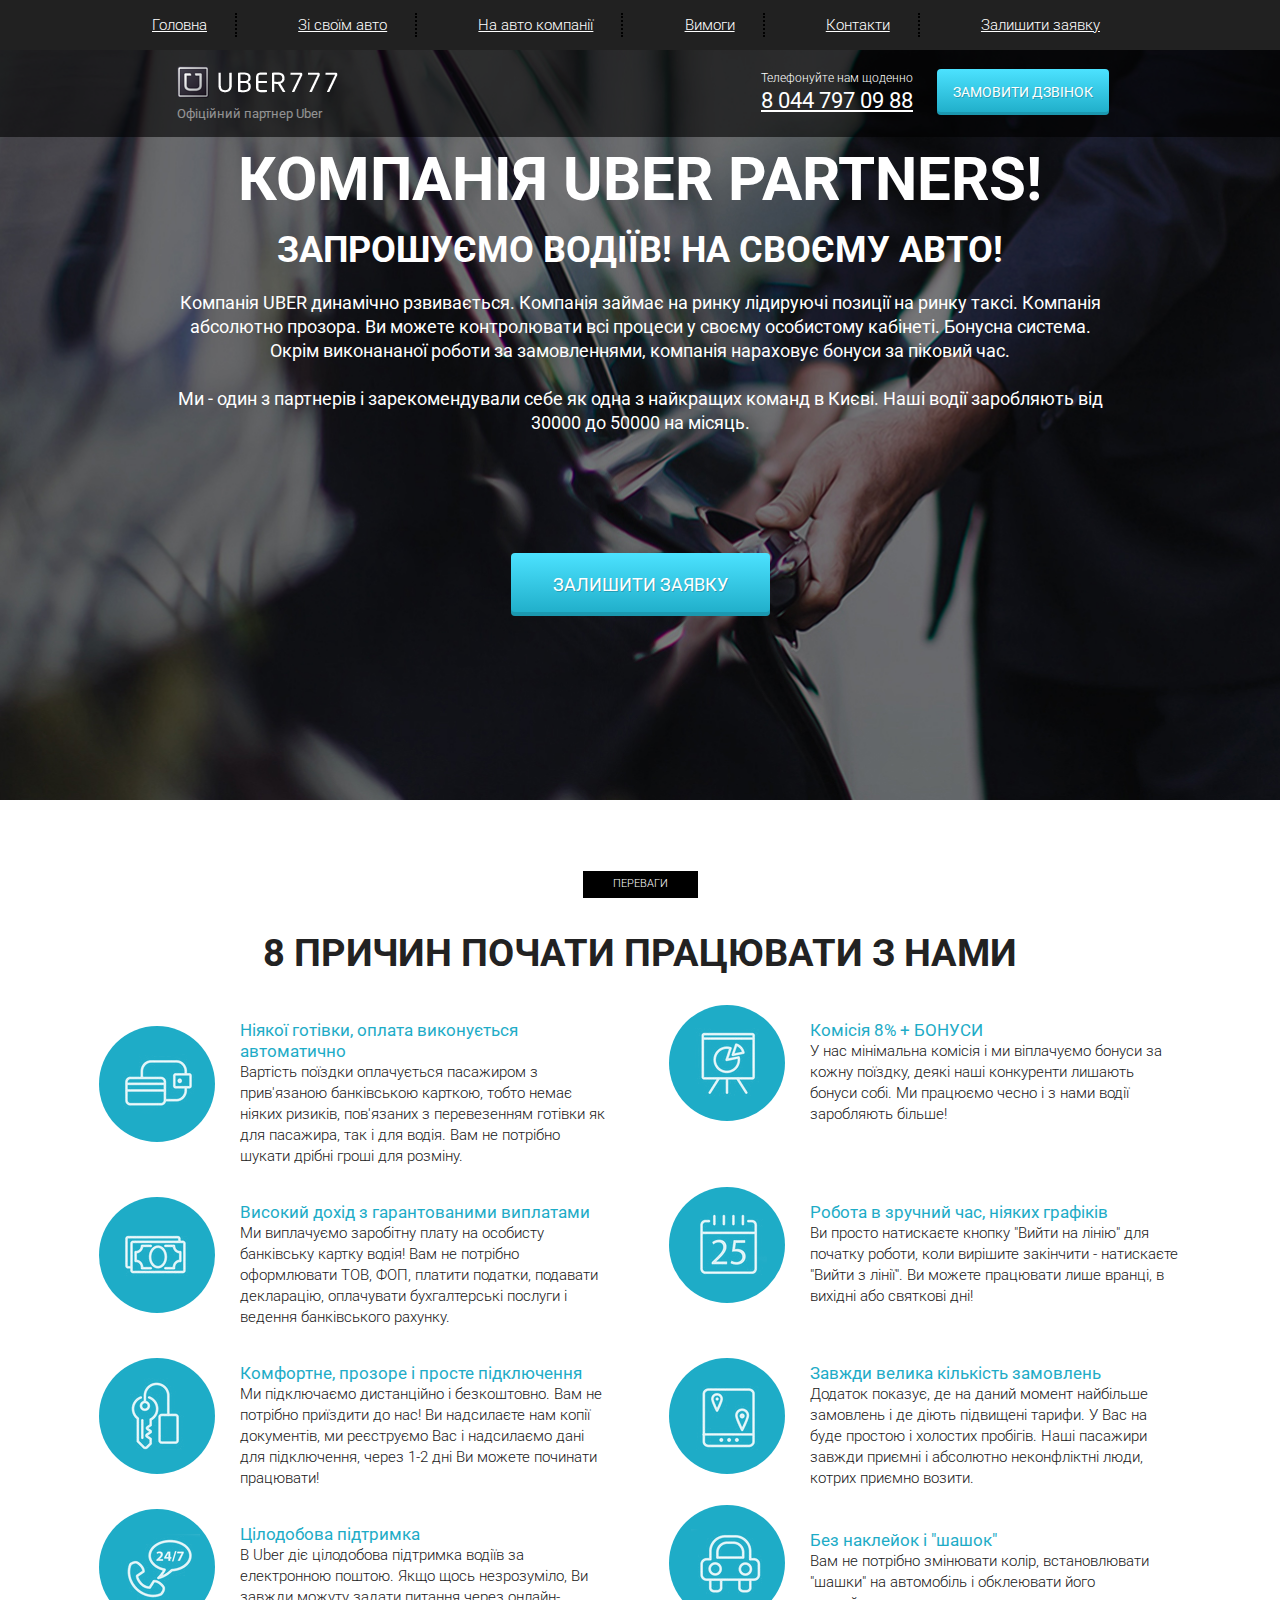
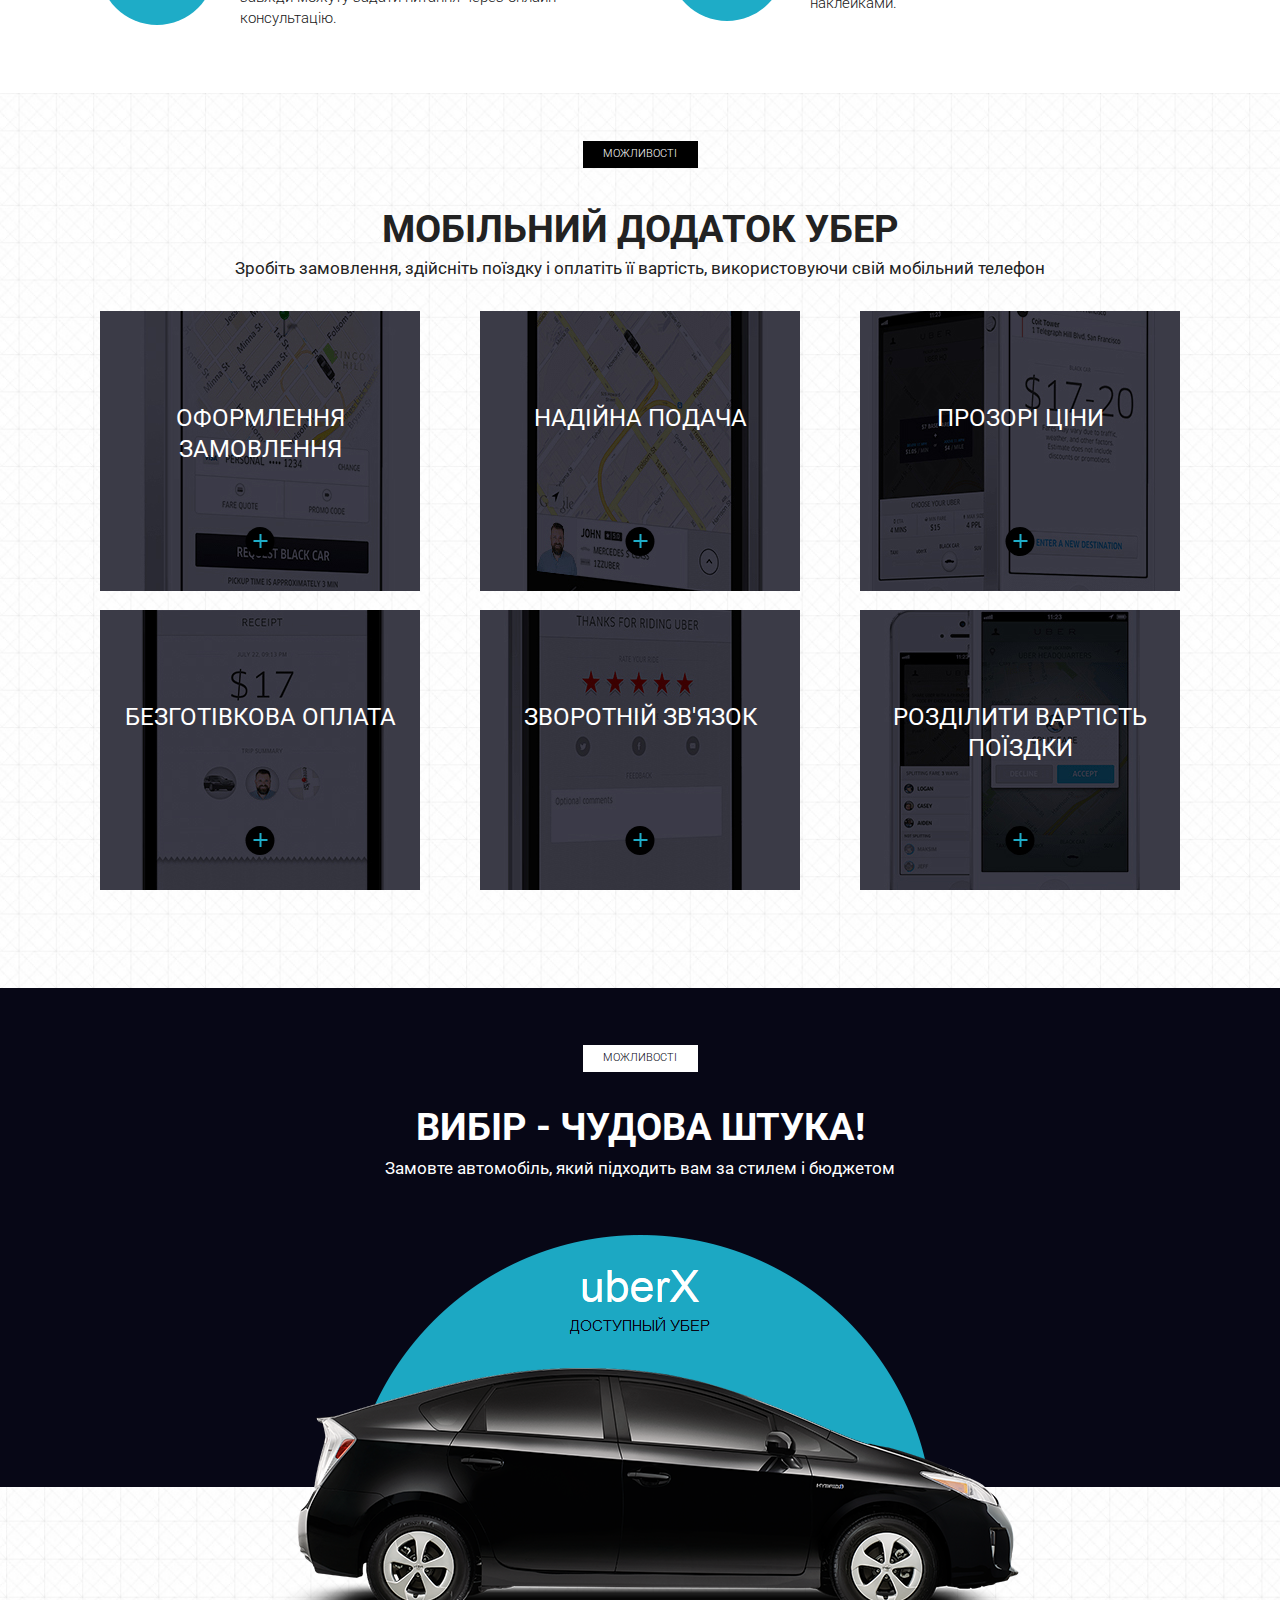
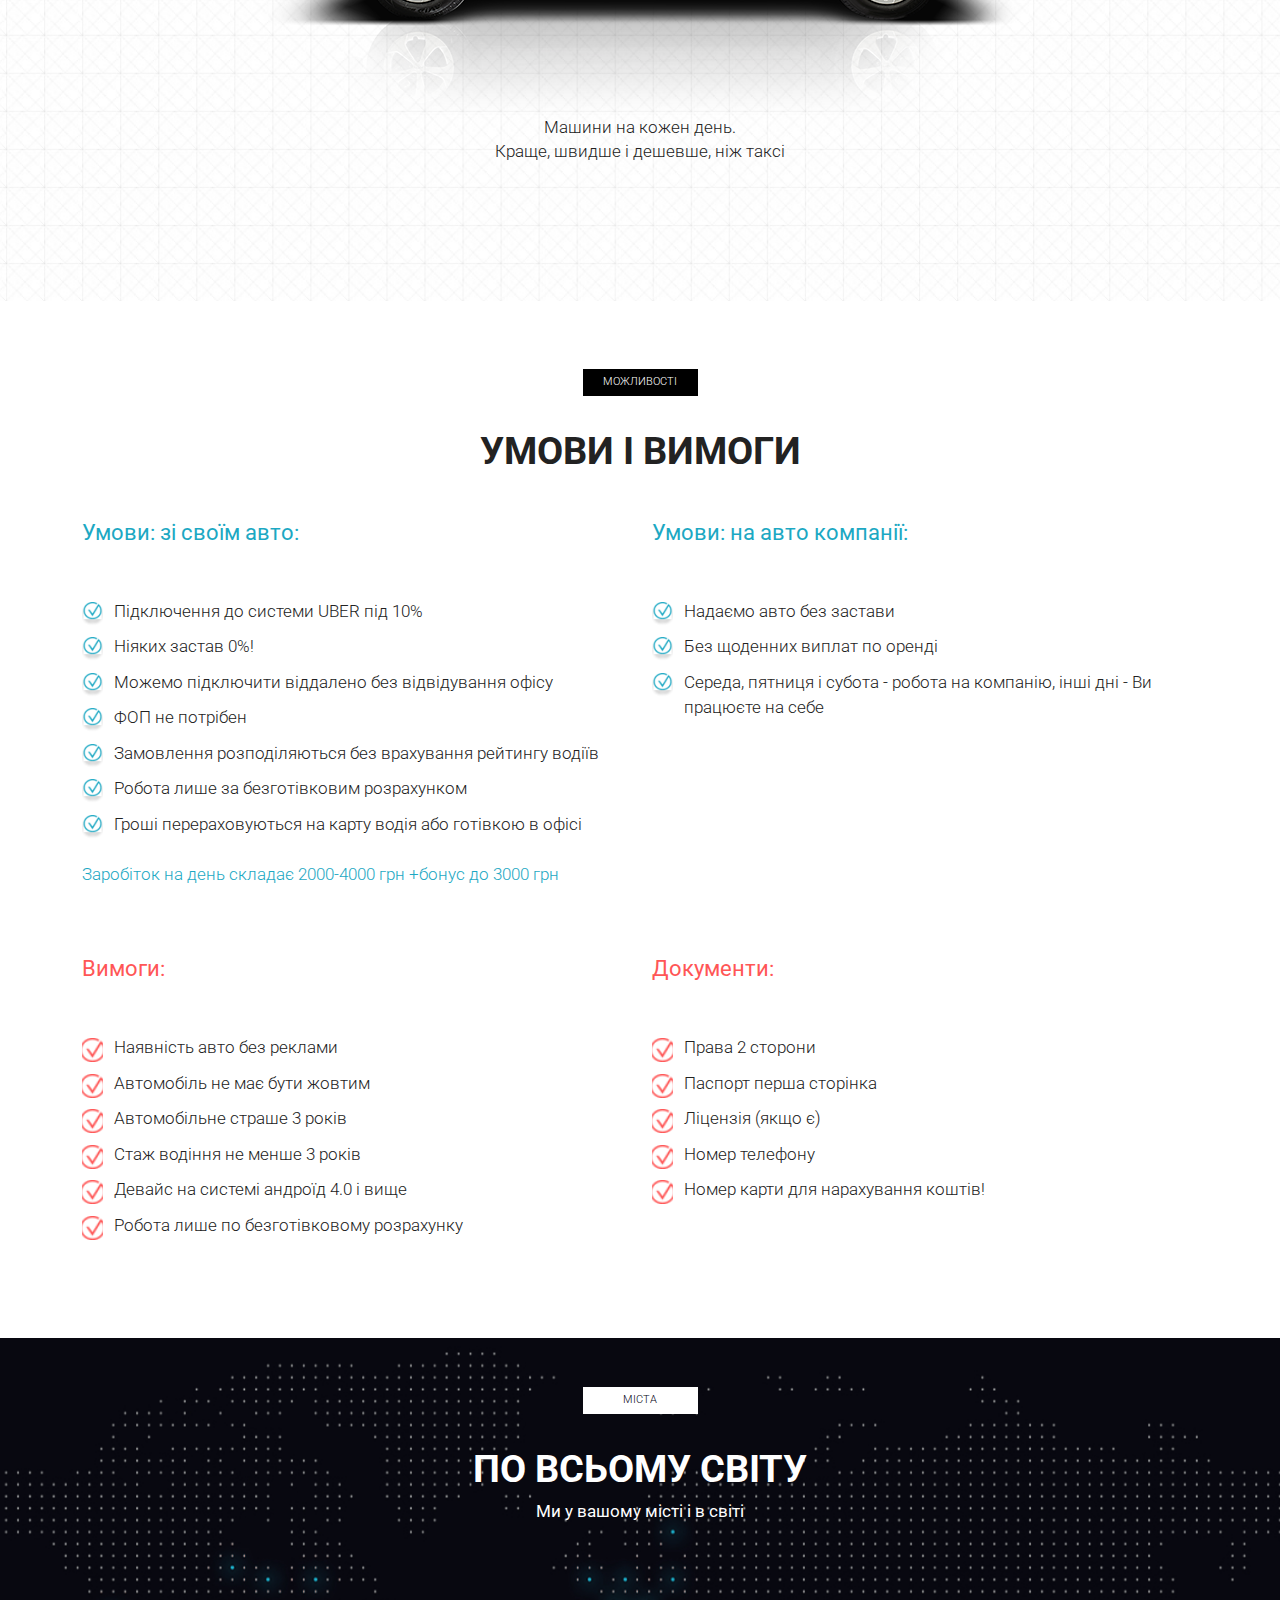
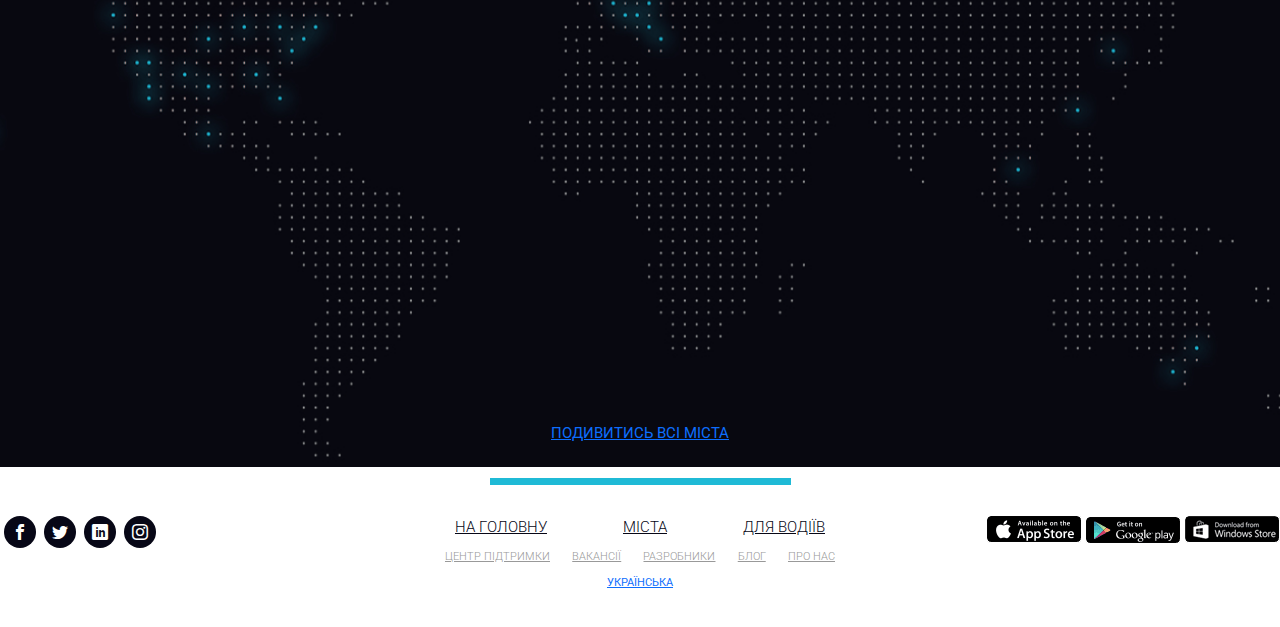
<file: Uber/index.html>
<!DOCTYPE html>
<html lang="uk">
<head>
    <meta charset="UTF-8">
    <meta http-equiv="X-UA-Compatible" content="IE=edge">
    <meta name="viewport" content="width=device-width, initial-scale=1.0">
    <title>Uber</title>
    <link rel="shortcut icon" href="icons/favicon.ico" type="image/x-icon">
    <link href="https://fonts.googleapis.com/css2?family=Roboto:wght@100;300;400;500;700;900&display=swap" rel="stylesheet">
    <link rel="stylesheet" href="css/bootstrap-reboot.css">
    <link rel="stylesheet" href="css/bootstrap.min.css">
    <link rel="stylesheet" href="css/style_fonts.css">
    <link rel="stylesheet" href="css/style.min.css">
</head>

<body>
    <header>
        <nav>
            <div class="container">
                <ul class="menu">
                    <li class="menu_item"><a href="#" class="menu_link">Головна</a></li>
                    <li class="menu_item"><a href="#require" class="menu_link">Зі своїм авто</a></li>
                    <li class="menu_item"><a href="#require" class="menu_link">На авто компанії</a></li>
                    <li class="menu_item"><a href="#require2" class="menu_link">Вимоги</a></li>
                    <li class="menu_item"><a href="#contacts" class="menu_link">Контакти</a></li>
                    <li class="menu_item"><a href="#" class="menu_link">Залишити заявку</a></li>
                </ul>
            </div>
            <div class="hamburger">
                <span></span>
                <span></span>
                <span></span>
            </div>
        </nav>
        <div class="subheader">
            <div class="container">
                <div class="row">
                    <div class="col-6 col-md-4 offset-md-1">
                        <a href="#" class="subheader_logo"><img src="icons/Uber.png" alt="uber_logo"></a>
                        <div class="subheader_official">Офіційний партнер Uber</div>
                    </div>
                    <div class="xs-hidden col-md-3 offset-md-1 col-xl-2 offset-xl-2">
                        <div class="subheader_call">Телефонуйте нам щоденно</div>
                        <a href="tel:380447970988" class="subheader_phone">8 044 797 09 88</a>
                    </div>
                    <div class="col-6 col-md-3 col-lg-2">
                        <a href="tel:380447970988" class="xs-visible subheader_phone">8 044 797 09 88</a>
                        <button class="subheader_button">Замовити дзвінок</button>
                    </div>
                </div>
            </div>
        </div>
    </header>

    <section class="promo">
        <div class="container">
            <div class="row">
                <div class="col-md-12 offset-md-0 col-lg-10 offset-lg-1">
                    <h1 class="promo_header">КОМПАНІЯ UBER PARTNERS!</h1>
                    <h2 class="promo_subheader">ЗАПРОШУЄМО ВОДІЇВ! НА СВОЄМУ АВТО!</h2>
                    <div class="promo_descr">
                        Компанія UBER динамічно рзвивається. Компанія займає на ринку лідируючі позиції на ринку таксі.
                        Компанія абсолютно прозора. Ви можете контролювати всі процеси у своєму особистому кабінеті.
                        Бонусна система. Окрім виконананої роботи за замовленнями, компанія нараховує бонуси за піковий час.
                        <br><br>
                        Ми - один з партнерів і зарекомендували себе як одна з найкращих команд в Києві. Наші водії заробляють від 30000 до 50000 на місяць.
                    </div>
                    <button class="promo_btn">Залишити заявку</button>
                </div>
            </div>
        </div>
    </section>

    <section class="reasons">
        <div class="container">
            <div class="label">Переваги</div>
            <h2 class="title">8 причин почати працювати з нами</h2>
            <div class="row">
                <div class="col-md-6">
                    <div class="reasons_block">
                        <div class="reasons_round">
                           <img src="icons/icon_pocket.png" alt="img1" class="reasons_img"> 
                        </div>
                        <div class="reasons_descr">
                            <div class="reasons_subtitle">Ніякої готівки, оплата виконується автоматично</div>
                            <div class="reasons_text">
                                Вартість поїздки оплачується пасажиром з прив'язаною банківською карткою, тобто немає ніяких ризиків, пов'язаних з перевезенням готівки як для пасажира, так і для водія. Вам не потрібно шукати дрібні гроші для розміну.
                            </div>
                        </div>
                    </div>
                </div>
                <div class="col-md-6">
                    <div class="reasons_block">
                        <div class="reasons_round">
                            <img src="icons/icon_diagram.png" alt="img2" class="reasons_img">
                        </div>
                        <div class="reasons_descr">
                            <div class="reasons_subtitle">Комісія 8% + БОНУСИ</div>
                            <div class="reasons_text">
                                У нас мінімальна комісія і ми віплачуємо бонуси за кожну поїздку, деякі наші конкуренти лишають бонуси собі. Ми працюємо чесно і з нами водії заробляють більше!
                            </div>
                        </div>
                    </div>
                </div>
                <div class="col-md-6">
                    <div class="reasons_block">
                        <div class="reasons_round">
                            <img src="icons/icon_money.png" alt="img3" class="reasons_img">
                        </div>
                        <div class="reasons_descr">
                            <div class="reasons_subtitle">Високий дохід з гарантованими виплатами</div>
                            <div class="reasons_text">
                                Ми виплачуємо заробітну плату на особисту банківську картку водія! Вам не потрібно оформлювати ТОВ, ФОП, платити податки, подавати декларацію, оплачувати бухгалтерські послуги і ведення банківського рахунку.
                            </div>
                        </div>
                    </div>
                </div>
                <div class="col-md-6">
                    <div class="reasons_block">
                        <div class="reasons_round"><img src="icons/icon_calendar.png" alt="img4" class="reasons_img"></div>
                        <div class="reasons_descr">
                            <div class="reasons_subtitle">Робота в зручний час, ніяких графіків</div>
                            <div class="reasons_text">
                                Ви просто натискаєте кнопку "Вийти на лінію" для початку роботи, коли вирішите закінчити - натискаєте "Вийти з лінії". Ви можете працювати лише вранці, в вихідні або святкові дні!
                            </div>
                        </div>
                    </div>
                </div>
                <div class="col-md-6">
                    <div class="reasons_block">
                        <div class="reasons_round"><img src="icons/icon_keys.png" alt="img5" class="reasons_img"></div>
                        <div class="reasons_descr">
                            <div class="reasons_subtitle">Комфортне, прозоре і просте підключення</div>
                            <div class="reasons_text">
                                Ми підключаємо дистанційно і безкоштовно. Вам не потрібно приїздити до нас! Ви надсилаєте нам копії документів, ми реєструємо Вас і надсилаємо дані для підключення, через 1-2 дні Ви можете починати працювати!
                            </div>
                        </div>
                    </div>
                </div>
                <div class="col-md-6">
                    <div class="reasons_block">
                        <div class="reasons_round"><img src="icons/icon_map.png" alt="img6" class="reasons_img"></div>
                        <div class="reasons_descr">
                            <div class="reasons_subtitle">Завжди велика кількість замовлень</div>
                            <div class="reasons_text">
                                Додаток показує, де на даний момент найбільше замовлень і де діють підвищені тарифи. У Вас на буде простою і холостих пробігів. Наші пасажири завжди приємні і абсолютно неконфліктні люди, котрих приємно возити.
                            </div>
                        </div>
                    </div>
                </div>
                <div class="col-md-6">
                    <div class="reasons_block">
                        <div class="reasons_round"><img src="icons/icon_call.png" alt="img7" class="reasons_img"></div>
                        <div class="reasons_descr">
                            <div class="reasons_subtitle">Цілодобова підтримка</div>
                            <div class="reasons_text">
                                В Uber діє цілодобова підтримка водіїв за електронною поштою. Якщо щось незрозуміло, Ви завжди можуту задати питання через онлайн-консультацію.
                            </div>
                        </div>
                    </div>
                </div>
                <div class="col-md-6">
                    <div class="reasons_block">
                        <div class="reasons_round"><img src="icons/icon_car.png" alt="img8" class="reasons_img"></div>
                        <div class="reasons_descr">
                            <div class="reasons_subtitle">Без наклейок і "шашок"</div>
                            <div class="reasons_text">
                                Вам не потрібно змінювати колір, встановлювати "шашки" на автомобіль і обклеювати його наклейками.
                            </div>
                        </div>
                    </div>
                </div>
            </div>
        </div>
    </section>

    <section class="mobile">
        <div class="container">
            <div class="label">можливості</div>
            <div class="title">мобільний додаток убер</div>
            <div class="subtitle">Зробіть замовлення, здійсніть поїздку і оплатіть її вартість, використовуючи свій мобільний телефон</div>
            <div class="row">
                <div class="col-md-6 col-lg-4">
                    <div class="mobile_item mobile_item_1">
                        <div class="mobile_item_subtitle">оформлення замовлення</div>
                        <div class="mobile_item_plus"></div>
                    </div>
                </div>
                <div class="col-md-6 col-lg-4">
                    <div class="mobile_item mobile_item_2">
                        <div class="mobile_item_subtitle">надійна подача</div>
                        <div class="mobile_item_plus"></div>
                    </div>
                </div>
                <div class="col-md-6 col-lg-4">
                    <div class="mobile_item mobile_item_3">
                        <div class="mobile_item_subtitle">прозорі ціни</div>
                        <div class="mobile_item_plus"></div>
                    </div>
                </div>
                <div class="col-md-6 col-lg-4">
                    <div class="mobile_item mobile_item_4">
                        <div class="mobile_item_subtitle">безготівкова оплата</div>
                        <div class="mobile_item_plus"></div>
                    </div>
                </div>
                <div class="col-md-6 col-lg-4">
                    <div class="mobile_item mobile_item_5">
                        <div class="mobile_item_subtitle">зворотній зв'язок</div>
                        <div class="mobile_item_plus"></div>
                    </div>
                </div>
                <div class="col-md-6 col-lg-4">
                    <div class="mobile_item mobile_item_6">
                        <div class="mobile_item_subtitle">розділити вартість поїздки</div>
                        <div class="mobile_item_plus"></div>
                    </div>
                </div>
            </div>
        </div>
    </section>

    <section class="choice">
        <div class="container">
            <div class="black"></div>
            <div class="label label_white">можливості</div>
            <h2 class="title title_white hidden-320">Вибір - чудова штука!</h2>
            <div class="subtitle subtitle_white hidden-320">Замовте автомобіль, який підходить вам за стилем і бюджетом</div>
            <img src="img/car_big.png" alt="uber car" class="choice_img">
            <div class="choice_descr">
                Машини на кожен день.
                <br>
                Краще, швидше і дешевше, ніж таксі
            </div>
        </div>
    </section>

    <section class="require" id="require">
        <div class="container">
            <div class="label">можливості</div>
            <h2 class="title">Умови і вимоги</h2>
            <div class="row">
                <div class="col-md-6">
                   <div class="require_block">
                        <div class="require_title">Умови: зі своїм авто:</div>
                            <ul class="require_list">
                                <li>Підключення до системи UBER під 10%</li>
                                <li>Ніяких застав 0%!</li>
                                <li>Можемо підключити віддалено без відвідування офісу</li>
                                <li>ФОП не потрібен</li>
                                <li>Замовлення розподіляються без врахування рейтингу водіїв</li>
                                <li>Робота лише за безготівковим розрахунком</li>
                                <li>Гроші перераховуються на карту водія або готівкою в офісі</li>
                            </ul>
                        <div class="require_descr">Заробіток на день складає 2000-4000 грн +бонус до 3000 грн</div>
                    </div>
                </div>
                <div class="col-md-6">
                    <div class="require_block">
                        <div class="require_title">Умови: на авто компанії:</div>
                            <ul class="require_list">
                                <li>Надаємо авто без застави</li>
                                <li>Без щоденних виплат по оренді</li>
                                <li>Середа, пятниця і субота - робота на компанію, інші дні - Ви працюєте на себе</li>
                            </ul>
                    </div>
                </div>
                <div class="col-md-6">
                    <div class="require_block require_block_nbm warning">
                        <div class="require_title" id="require2">Вимоги:</div>
                            <ul class="require_list">
                                <li>Наявність авто без реклами</li>
                                <li>Автомобіль не має бути жовтим</li>
                                <li>Автомобільне страше 3 років</li>
                                <li>Стаж водіння не менше 3 років</li>
                                <li>Девайс на системі андроїд 4.0 і вище</li>
                                <li>Робота лише по безготівковому розрахунку</li>
                            </ul>
                    </div>
                </div>
                <div class="col-md-6">
                    <div class="require_block require_block_nbm warning">
                        <div class="require_title">Документи:</div>
                            <ul class="require_list">
                                <li>Права 2 сторони</li>
                                <li>Паспорт перша сторінка</li>
                                <li>Ліцензія (якщо є)</li>
                                <li>Номер телефону</li>
                                <li>Номер карти для нарахування коштів!</li>
                            </ul>
                    </div>
                </div>
            </div>
        </div>
    </section>

    <section class="world">
        <div class="container">
            <div class="label label_white">міста</div>
            <h2 class="title title_white">По всьому світу</h2>
            <div class="subtitle subtitle_white">Ми у вашому місті і в світі</div>
            <div class="world_allcities">
                <a href="#">подивитись всі міста</a>
            </div>
        </div>
    </section>

    <footer class="footer" id="contacts">
        <div class="footer_divider"></div>
        <div class="footer_wrapper">
            <div>
                <div class="footer_social">
                    <a href="#" class="footer_social_item">
                        <span class="icon-facebook"></span>
                    </a>
                    <a href="#" class="footer_social_item">
                        <span class="icon-twitter"></span>
                    </a>
                    <a href="#" class="footer_social_item">
                        <span class="icon-linkedin"></span>
                    </a>
                    <a href="#" class="footer_social_item">
                        <span class="icon-instagram"></span>
                    </a>
                </div>
            </div>
            <div>
                <div class="footer_links">
                    <div class="footer_links_1row">
                        <a href="#">на головну</a>
                        <a href="#">міста</a>
                        <a href="#">для водіїв</a>
                    </div>
                    <div class="footer_links_2row">
                        <a href="#">центр підтримки</a>
                        <a href="#">вакансії</a>
                        <a href="#">разробники</a>
                        <a href="#">блог</a>
                        <a href="#">про нас</a>
                    </div>
                    <div class="footer_links_3row">
                        <a href="#">українська</a>
                    </div>
                </div>
            </div>
            <div>
                <div class="footer_mobile">
                    <a href="#" class="footer_mobile_item"><img src="icons/links_appstore.png" alt="AppStore"></a>
                    <a href="#" class="footer_mobile_item"><img src="icons/links_googleplay.png" alt="GooglePlay"></a>
                    <a href="#" class="footer_mobile_item"><img src="icons/links_windowsstore.png" alt="WindowsStore"></a>
                </div>
            </div>  
        </div>
    </footer>

    <script src="js/script.js"></script>
</body>
</html>
</file>
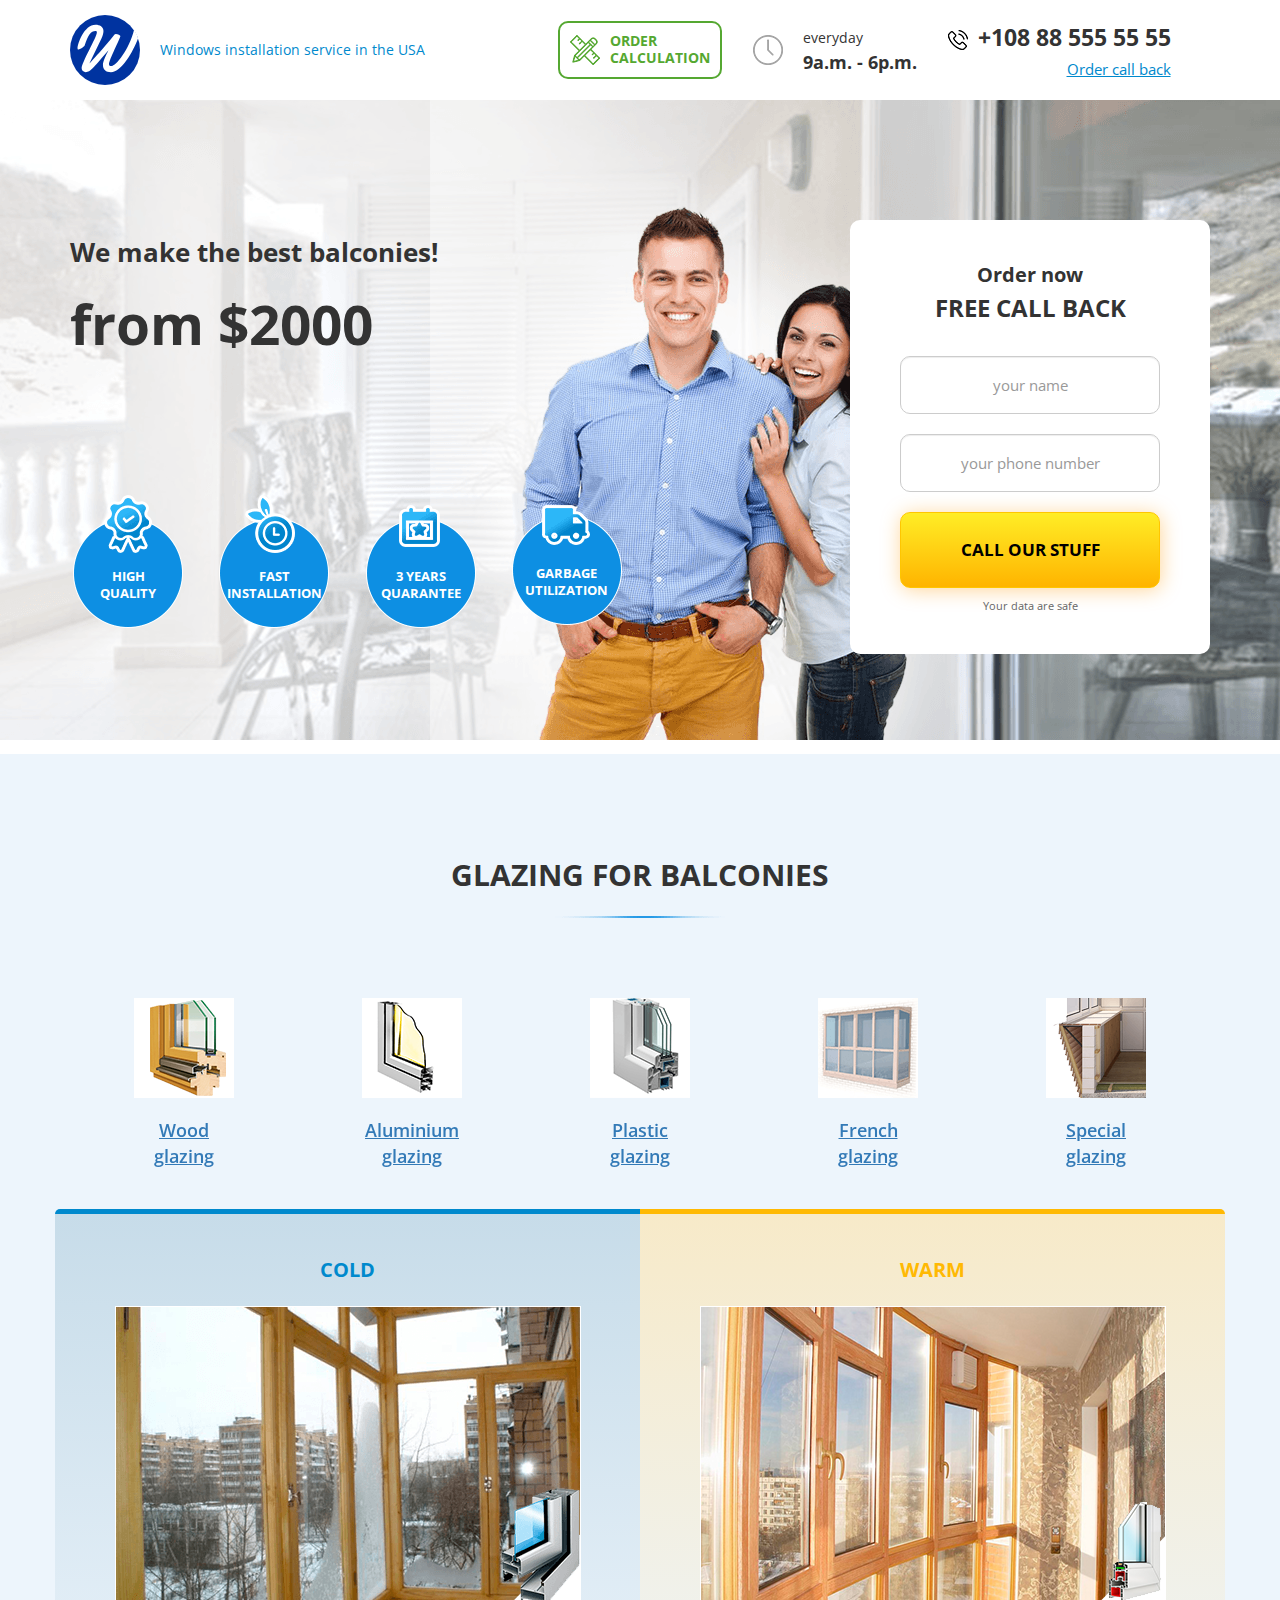
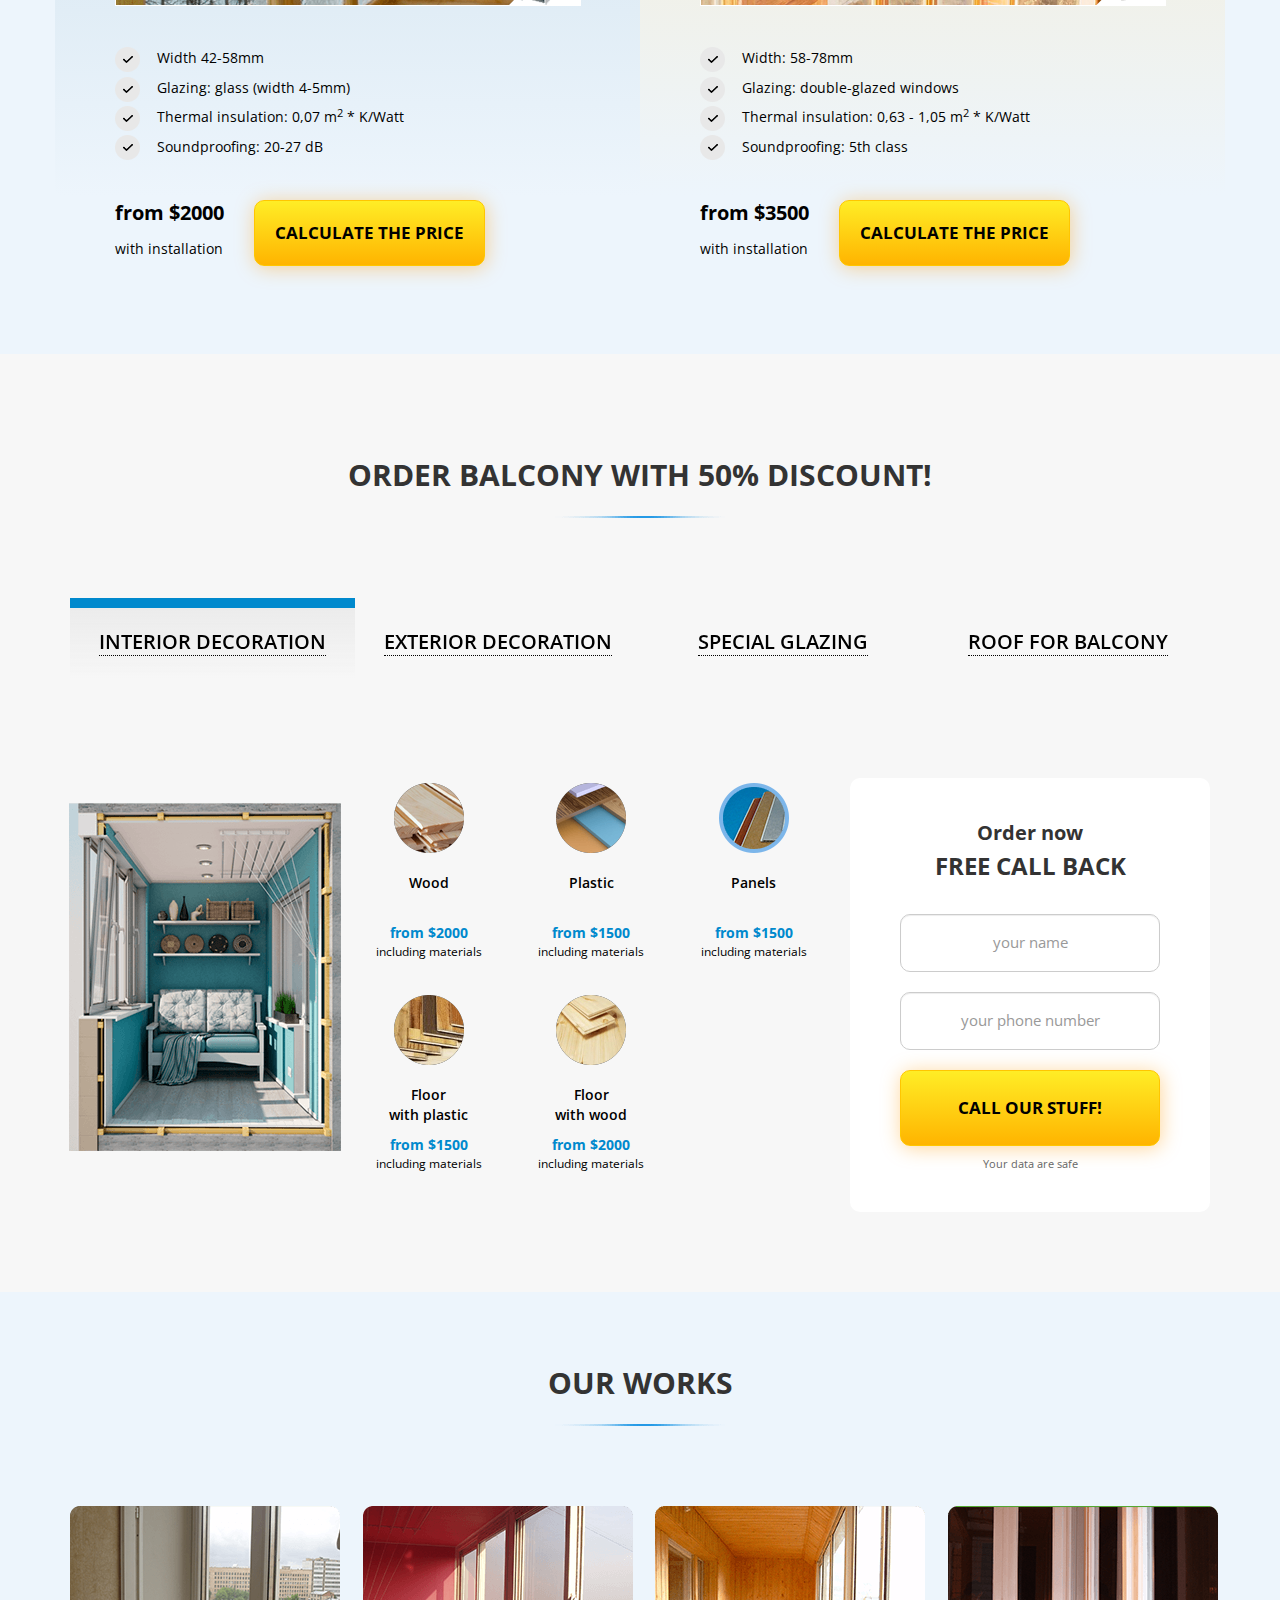
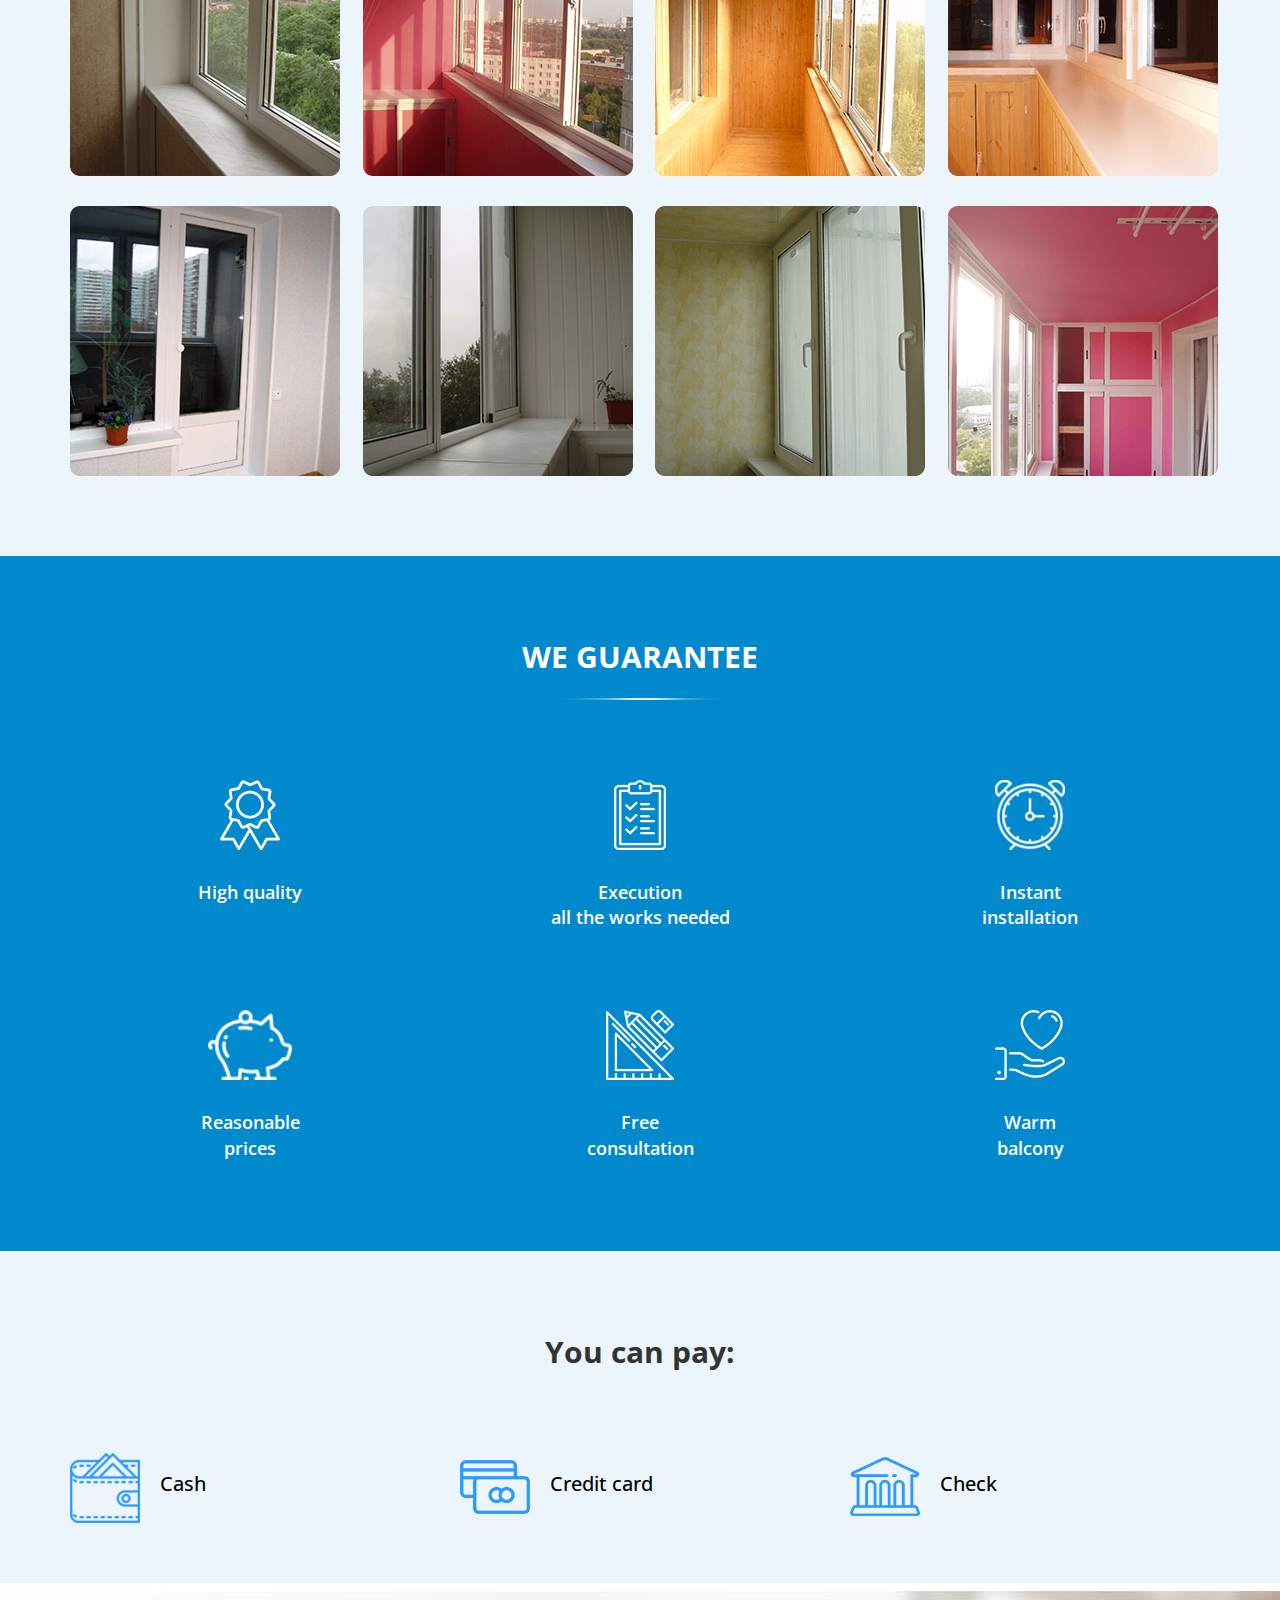
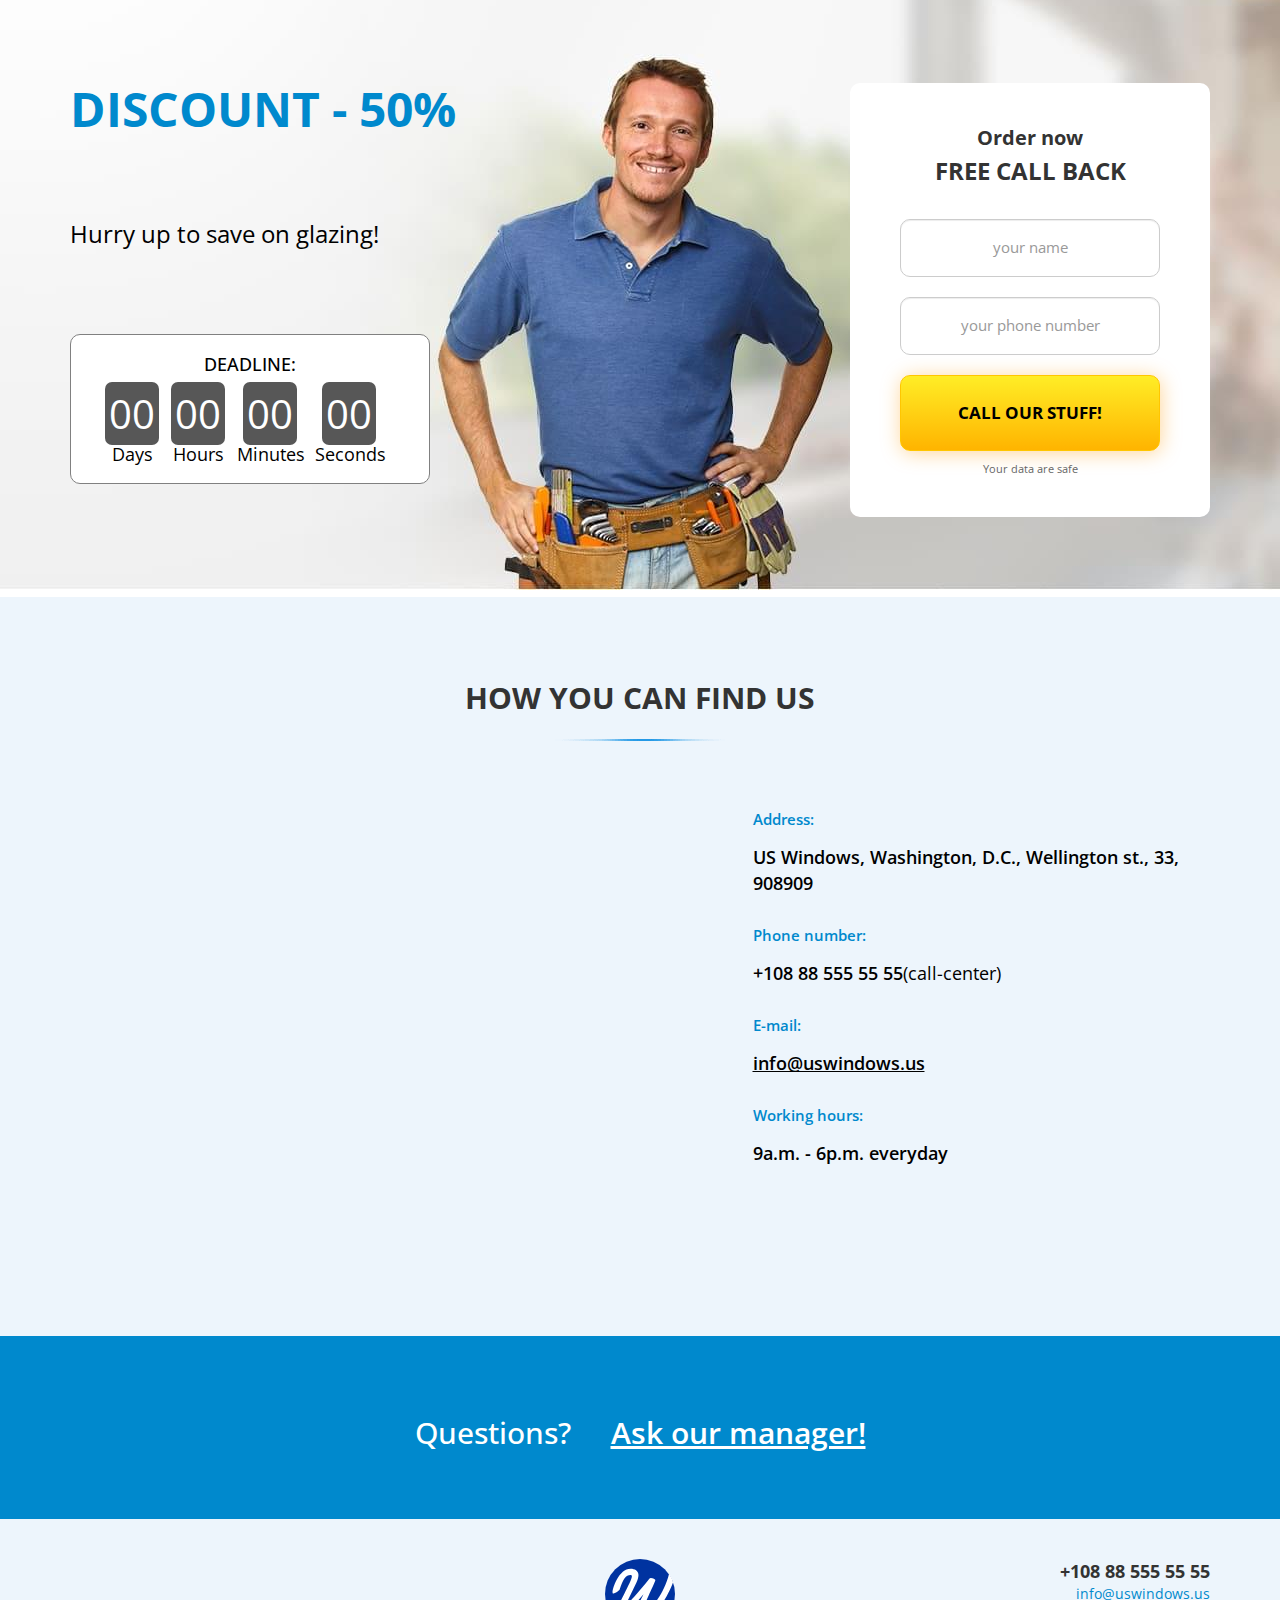
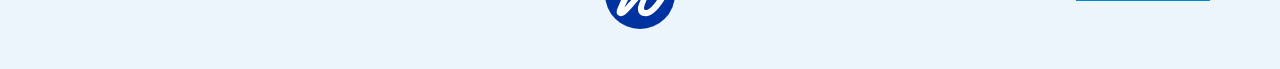
<file: USWindows/index.html>
<!DOCTYPE html><html lang="en"><head><meta charset="utf-8"><meta http-equiv="X-UA-Compatible" content="IE=edge"><meta name="viewport" content="width=device-width,initial-scale=1"><link rel="icon" href="/favicon.ico"><title>USA Windows</title><link href="assets/css/bootstrap.css" rel="stylesheet"><!-- Favicon --><link rel="apple-touch-icon" sizes="57x57" href="assets/img/favicon/apple-icon-57x57.png"><link rel="apple-touch-icon" sizes="60x60" href="assets/img/favicon/apple-icon-60x60.png"><link rel="apple-touch-icon" sizes="72x72" href="assets/img/favicon/apple-icon-72x72.png"><link rel="apple-touch-icon" sizes="76x76" href="assets/img/favicon/apple-icon-76x76.png"><link rel="apple-touch-icon" sizes="114x114" href="assets/img/favicon/apple-icon-114x114.png"><link rel="apple-touch-icon" sizes="120x120" href="assets/img/favicon/apple-icon-120x120.png"><link rel="apple-touch-icon" sizes="144x144" href="assets/img/favicon/apple-icon-144x144.png"><link rel="apple-touch-icon" sizes="152x152" href="assets/img/favicon/apple-icon-152x152.png"><link rel="apple-touch-icon" sizes="180x180" href="assets/img/favicon/apple-icon-180x180.png"><link rel="icon" type="image/png" sizes="192x192" href="assets/img/favicon/android-icon-192x192.png"><link rel="icon" type="image/png" sizes="32x32" href="assets/img/favicon/favicon-32x32.png"><link rel="icon" type="image/png" sizes="96x96" href="assets/img/favicon/favicon-96x96.png"><link rel="icon" type="image/png" sizes="16x16" href="assets/img/favicon/favicon-16x16.png"><meta name="msapplication-TileColor" content="#ffffff"><meta name="msapplication-TileImage" content="assets/img/favicon/ms-icon-144x144.png"><meta name="theme-color" content="#ffffff"><!-- OGTags --><!-- Primary Meta Tags --><title>USA Windows</title><meta name="title" content="USA Windows"><meta name="description" content="Number one windows installation service in the USA"><!-- Open Graph / Facebook --><meta property="og:type" content="website"><meta property="og:url" content="https://metatags.io/"><meta property="og:title" content="USA Windows"><meta property="og:description" content="Number one windows installation service in the USA"><meta property="og:image" content="https://metatags.io/assets/meta-tags-16a33a6a8531e519cc0936fbba0ad904e52d35f34a46c97a2c9f6f7dd7d336f2.png"><!-- Twitter --><meta property="twitter:card" content="summary_large_image"><meta property="twitter:url" content="https://metatags.io/"><meta property="twitter:title" content="USA Windows"><meta property="twitter:description" content="Number one windows installation service in the USA"><meta property="twitter:image" content="https://metatags.io/assets/meta-tags-16a33a6a8531e519cc0936fbba0ad904e52d35f34a46c97a2c9f6f7dd7d336f2.png"><!-- Style --><link href="assets/css/style.min.css" rel="stylesheet"></head><body><!-- Header --><header class="header"><div class="container"><div class="row"><div class="col-md-5 col-sm-3 col-xs-12"><div class="logo"><div class="logo_img"><img src="assets/img/header/logo.svg" alt="#"></div><p>Windows installation service in the USA</p></div></div><div class="col-md-2 col-sm-3 col-xs-12"><div class="header_btn_wrap"><div class="header_btn_wrap_block"><button class="header_btn text-uppercase text-left popup_engineer_btn">Order<br>calculation</button></div></div></div><div class="col-md-2 col-sm-3 col-xs-6 text-left"><div class="working_hours"><div class="working_hours_img"><img src="assets/img/header/clock.png" alt="#"></div><p>everyday<span><br>9a.m. - 6p.m.</span></p></div></div><div class="col-md-3 col-sm-3 col-xs-6"><div class="contact_us"><div class="contact_us_wrap"><a href="#"><img src="assets/img/header/phone.png" alt="#">+108 88 555 55 55</a> <a class="phone_link" href="#">Order call back</a></div></div></div></div></div></header><!-- Main --><main class="main"><div class="container"><div class="row"><div class="col-lg-6 col-md-7 wow fadeInLeft"><h1><span>We make the best balconies!<br></span>from $2000</h1><div class="main_features"><div class="row"><div class="col-sm-3 col-xs-6"><div class="main_features_block"><img src="assets/img/main/icons/quality.png" alt=""><p>High<br>quality</p></div></div><div class="col-sm-3 col-xs-6"><div class="main_features_block"><img src="assets/img/main/icons/time.png" alt=""><p>Fast<br>installation</p></div></div><div class="col-sm-3 col-xs-6"><div class="main_features_block"><img class="small_img" src="assets/img/main/icons/guaranty.png" alt=""><p>3 years<br>quarantee</p></div></div><div class="col-sm-3 col-xs-6"><div class="main_features_block"><img class="small_img" src="assets/img/main/icons/delivery.png" alt=""><p>Garbage<br>utilization</p></div></div></div></div></div><div class="col-lg-4 col-lg-offset-2 col-md-5 col-md-offset-0 col-sm-8 col-sm-offset-2 col-xs-12 wow fadeInRight"><form class="form main_form" action="#"><h2>Order now<br><span>free call back</span></h2><input class="form-control form_input" name="user_name" required type="text" placeholder="your name"> <input class="form-control form_input" name="user_phone" required type="text" placeholder="your phone number"> <button class="text-uppercase btn-block button" name="submit" type="submit">Call our stuff</button><p class="form_notice">Your data are safe</p></form></div></div></div></main><!-- Glazing --><section class="glazing"><div class="container"><div class="section_header"><h2>Glazing for balconies</h2><div class="section_header_sub"></div></div><!-- Slider --><div class="glazing_slider"><div class="glazing_block text-center wow fadeInUp"><img src="assets/img/glazing/icons/1.png" alt="#"> <a class="tree_link">Wood<br>glazing</a></div><div class="glazing_block text-center wow fadeInUp" data-wow-delay="0.1s"><img src="assets/img/glazing/icons/2.png" alt="#"> <a class="aluminum_link">Aluminium<br>glazing</a></div><div class="glazing_block text-center wow fadeInUp" data-wow-delay="0.2s"><img src="assets/img/glazing/icons/3.png" alt="#"> <a class="plastic_link">Plastic<br>glazing</a></div><div class="glazing_block text-center wow fadeInUp" data-wow-delay="0.3s"><img src="assets/img/glazing/icons/4.png" alt="#"> <a class="french_link">French<br>glazing</a></div><div class="glazing_block text-center wow fadeInUp" data-wow-delay="0.4s"><img src="assets/img/glazing/icons/5.png" alt="#"> <a class="rise_link">Special<br>glazing</a></div></div><!-- Tree --><div class="row tree glazing_content faded"><div class="col-md-6 no-padding"><div class="glazing_cold"><h3>Cold</h3><img src="assets/img/glazing/img_cold.png" alt="#"><ul><li>Width 42-58mm</li><li>Glazing: glass (width 4-5mm)</li><li>Thermal insulation: 0,07 m<sup>2</sup> * K/Watt</li><li>Soundproofing: 20-27 dB</li></ul></div><div class="glazing_price"><p>from $2000<br><span>with installation</span></p><button class="button glazing_price_btn text-uppercase popup_calc_btn">Calculate the price</button></div></div><div class="col-md-6 no-padding"><div class="glazing_warm"><h3>Warm</h3><img src="assets/img/glazing/img_warm.png" alt="#"><ul><li>Width: 58-78mm</li><li>Glazing: double-glazed windows</li><li>Thermal insulation: 0,63 - 1,05 m<sup>2</sup> * K/Watt</li><li>Soundproofing: 5th class</li></ul></div><div class="glazing_price"><p>from $3500<br><span>with installation</span></p><button class="button glazing_price_btn text-uppercase popup_calc_btn">Calculate the price</button></div></div></div><!-- Aluminum --><div class="row aluminum glazing_content faded"><div class="col-md-6 no-padding"><div class="glazing_cold"><h3>Cold</h3><img src="assets/img/glazing/aluminum/cold.jpg" alt="#"><ul><li>Width 40-50 mm</li><li>Glazing: glass (width 4-5mm)</li><li>Thermal insulation: 0,07 m<sup>2</sup> * K/Watt</li><li>Soundproofing: 20-27 dB</li></ul></div><div class="glazing_price"><p>from $3400<br><span>with installation</span></p><button class="button glazing_price_btn text-uppercase popup_calc_btn">Calculate the price</button></div></div><div class="col-md-6 no-padding"><div class="glazing_warm"><h3>Warm</h3><img src="assets/img/glazing/aluminum/warm.jpg" alt="#"><ul><li>Width: 60-68 mm</li><li>Glazing: double-glazed windows</li><li>Thermal insulation: 0,63 - 1,05 m<sup>2</sup> * K/Watt</li><li>Soundproofing: 5th class</li></ul></div><div class="glazing_price"><p>from $7500<br><span>with installation</span></p><button class="button glazing_price_btn text-uppercase popup_calc_btn">Calculate the price</button></div></div></div><!-- Plastic --><div class="row plastic glazing_content faded"><div class="col-md-6 col-md-offset-3 no-padding"><div class="glazing_warm"><h3>Warm</h3><img src="assets/img/glazing/plastic/warm.jpg" alt="#"><ul><li>Width: 58-70 mm</li><li>Glazing: double-glazed windows</li><li>Thermal insulation: 0,63 - 1,05 m<sup>2</sup> * K/Watt</li><li>Soundproofing: 5th class</li></ul></div><div class="glazing_price"><p>from $4800<br><span>with installation</span></p><button class="button glazing_price_btn text-uppercase popup_calc_btn">Calculate the price</button></div></div></div><!-- French --><div class="row french glazing_content faded"><div class="col-md-6 no-padding"><div class="glazing_cold"><h3>Plastic</h3><img src="assets/img/glazing/french/plastic.jpg" alt="#"><ul><li>Width: 58-70 mm</li><li>Glazing: double-glazed windows</li><li>Thermal insulation: 0,63 - 1,05 m<sup>2</sup> * K/Watt</li><li>Soundproofing: 5th class</li></ul></div><div class="glazing_price"><p>from $5300<br><span>with installation</span></p><button class="button glazing_price_btn text-uppercase popup_calc_btn">Calculate the price</button></div></div><div class="col-md-6 no-padding"><div class="glazing_warm"><h3>Aluminium</h3><img src="assets/img/glazing/french/aluminum.jpg" alt="#"><ul><li>Width: 60-68 mm</li><li>Glazing: double-glazed windows</li><li>Thermal insulation: 0,63 - 1,05 m<sup>2</sup> * K/Watt</li><li>Soundproofing: 5th class</li></ul></div><div class="glazing_price"><p>from $8000<br><span>with installation</span></p><button class="button glazing_price_btn text-uppercase popup_calc_btn">Calculate the price</button></div></div></div><!-- Rise --><div class="row rise glazing_content faded"><div class="col-md-6 no-padding"><div class="glazing_cold"><h3>Aluminium</h3><img src="assets/img/glazing/rise/aluminum.jpg" alt="#"><ul><li>Width: 40-50 mm</li><li>Glazing: glass (width 4-5mm)</li><li>Thermal insulation: 0,07m<sup>2</sup> * K/Watt</li><li>Soundproofing: 20-27 dB</li></ul></div><div class="glazing_price"><p>from $4000<br><span>with installation</span></p><button class="button glazing_price_btn text-uppercase popup_calc_btn">Calculate the price</button></div></div><div class="col-md-6 no-padding"><div class="glazing_warm"><h3>Wood</h3><img src="assets/img/glazing/rise/tree.jpg" alt="#"><ul><li>Width: 40-50 mm</li><li>Glazing: glass (width 4-5mm)</li><li>Thermal insulation: 0,07m<sup>2</sup> * K/Watt</li><li>Soundproofing: 20-27 dB</li></ul></div><div class="glazing_price"><p>from $8000<br><span>with installation</span></p><button class="button glazing_price_btn text-uppercase popup_calc_btn">Calculate the price</button></div></div></div></div></section><!-- Decoration --><section class="decoration"><div class="container"><div class="section_header"><h2>ORDER BALCONY WITH 50% DISCOUNT!</h2><div class="section_header_sub"></div></div><!-- Slider --><div class="decoration_slider"><div class="decoration_item wow fadeInUp"><div class="internal_link no_click after_click"><a>Interior decoration</a></div></div><div class="decoration_item wow fadeInUp" data-wow-delay="0.1s"><div class="external_link no_click"><a>Exterior decoration</a></div></div><div class="decoration_item wow fadeInUp" data-wow-delay="0.2s"><div class="rising_link no_click"><a>Special glazing</a></div></div><div class="decoration_item wow fadeInUp" data-wow-delay="0.3s"><div class="roof_link no_click"><a>Roof for balcony</a></div></div></div><div class="decoration_content"><div class="row"><!-- internal --><div class="internal"><div class="col-lg-3 col-md-4 col-md-offset-0 col-sm-6 col-sm-offset-3 col-xs-8 col-xs-offset-2 no-padding"><div class="decoration_img"><img src="assets/img/decoration/decoration_img.png" alt=""></div></div><!-- Material --><div class="col-lg-5 col-md-8 col-xs-12"><div class="row"><div class="col-lg-4 col-md-4 col-sm-4 col-xs-6"><div class="decoration_content_material text-center"><img src="assets/img/decoration/material/lining.png" alt="#"><h3>Wood</h3><p>from $2000<span>including materials</span></p></div></div><div class="col-lg-4 col-md-4 col-sm-4 col-xs-6"><div class="decoration_content_material text-center"><img src="assets/img/decoration/material/plastic.png" alt="#"><h3>Plastic</h3><p>from $1500<span>including materials</span></p></div></div><div class="col-lg-4 col-md-4 col-sm-4 col-xs-6"><div class="decoration_content_material text-center"><img src="assets/img/decoration/material/pvh.png" alt="#"><h3>Panels</h3><p>from $1500<span>including materials</span></p></div></div><div class="col-lg-4 col-md-4 col-sm-4 col-xs-6"><div class="decoration_content_material text-center"><img src="assets/img/decoration/material/laminate.png" alt="#"><h3>Floor<br>with plastic</h3><p>from $1500<span>including materials</span></p></div></div><div class="col-lg-4 col-md-4 col-sm-4 col-xs-6"><div class="decoration_content_material text-center"><img src="assets/img/decoration/material/tree.png" alt="#"><h3>Floor<br>with wood</h3><p>from $2000<span>including materials</span></p></div></div></div></div><div class="col-lg-4 col-lg-offset-0 col-md-6 col-md-offset-3 col-sm-8 col-sm-offset-2 col-xs-12"><form class="form main_form decoration_form" action="#"><h2>Order now<br><span>free call back</span></h2><input class="form-control form_input" name="user_name" required type="text" placeholder="your name"> <input class="form-control form_input" name="user_phone" required type="text" placeholder="your phone number"> <button class="text-uppercase btn-block button" name="submit" type="submit">Call our stuff!</button><p class="form_notice">Your data are safe</p></form></div></div><!-- /internal --><!-- external --><div class="external"><div class="col-lg-3 col-md-4 col-md-offset-0 col-sm-6 col-sm-offset-3 col-xs-8 col-xs-offset-2 no-padding"><div class="decoration_img"><img src="assets/img/decoration/2/decoration2_img.png" alt="" style="margin-top: 3rem;"></div></div><!-- Material --><div class="col-lg-5 col-md-8 col-xs-12"><div class="row"><div class="col-lg-4 col-md-4 col-sm-4 col-xs-6"><div class="decoration_content_material text-center"><img src="assets/img/decoration/2/metal.png" alt="#"><h3>Metal<br>exterior</h3><p>from $1000<span>including materials</span></p></div></div><div class="col-lg-4 col-md-4 col-sm-4 col-xs-6"><div class="decoration_content_material text-center"><img src="assets/img/decoration/2/plastic.png" alt="#"><h3>Plastic<br>exterior</h3><p>from $1200<span>including materials</span></p></div></div><div class="col-lg-4 col-md-4 col-sm-4 col-xs-6"><div class="decoration_content_material text-center"><img src="assets/img/decoration/2/profnastil.png" alt="#"><h3>Compose<br>exterior</h3><p>from $1500<span>including materials</span></p></div></div><div class="col-lg-4 col-md-4 col-sm-4 col-xs-6"><div class="decoration_content_material text-center"><img src="assets/img/decoration/2/tree.png" alt="#"><h3>Wood<br>exterior</h3><p>from $1800<span>including materials</span></p></div></div><div class="col-lg-4 col-md-4 col-sm-4 col-xs-6"><div class="decoration_content_material text-center"><img src="assets/img/decoration/2/vinil.png" alt="#"><h3>Vinyl<br>exterior</h3><p>from $2200<span>including materials</span></p></div></div></div></div><div class="col-lg-4 col-lg-offset-0 col-md-6 col-md-offset-3 col-sm-8 col-sm-offset-2 col-xs-12"><form class="form main_form decoration_form" action="#"><h2>Order now<br><span>free call back</span></h2><input class="form-control form_input" name="user_name" required type="text" placeholder="your name"> <input class="form-control form_input" name="user_phone" required type="text" placeholder="your phone number"> <button class="text-uppercase btn-block button" name="submit" type="submit">Call our stuff</button><p class="form_notice">Your data are safe</p></form></div></div><!-- external --><!-- rising --><div class="rising"><div class="col-lg-3 col-md-4 col-md-offset-0 col-sm-6 col-sm-offset-3 col-xs-8 col-xs-offset-2 no-padding"><div class="decoration_img"><img src="assets/img/decoration/3/decoration3_img.jpg" alt="" style="margin-top: 3rem;"></div></div><!-- Material --><div class="col-lg-5 col-md-8 col-xs-12"><div class="row"><div class="col-lg-4 col-md-4 col-sm-4 col-xs-6"><div class="decoration_content_material text-center"><img src="assets/img/decoration/3/aluminum.png" alt="#"><h3>Aluminium</h3><p>from $1000<span>including materials</span></p></div></div><div class="col-lg-4 col-md-4 col-sm-4 col-xs-6"><div class="decoration_content_material text-center"><img src="assets/img/decoration/3/bezram.png" alt="#"><h3>Without<br>frames</h3><p>from $1200<span>including materials</span></p></div></div><div class="col-lg-4 col-md-4 col-sm-4 col-xs-6"><div class="decoration_content_material text-center"><img src="assets/img/decoration/3/pvh.png" alt="#"><h3>Special material</h3><p>from $1500<span>including materials</span></p></div></div><div class="col-lg-4 col-md-4 col-sm-4 col-xs-6"><div class="decoration_content_material text-center"><img src="assets/img/decoration/3/tree.png" alt="#"><h3>Wood</h3><p>from $1800<span>including materials</span></p></div></div></div></div><div class="col-lg-4 col-lg-offset-0 col-md-6 col-md-offset-3 col-sm-8 col-sm-offset-2 col-xs-12"><form class="form main_form decoration_form" action="#"><h2>Order now<br><span>free call back</span></h2><input class="form-control form_input" name="user_name" required type="text" placeholder="your name"> <input class="form-control form_input" name="user_phone" required type="text" placeholder="your phone number"> <button class="text-uppercase btn-block button" name="submit" type="submit">Call our stuff!</button><p class="form_notice">Your data are safe</p></form></div></div><!-- /rising --><!-- roof --><div class="roof"><div class="col-lg-3 col-md-4 col-md-offset-0 col-sm-6 col-sm-offset-3 col-xs-8 col-xs-offset-2 no-padding"><div class="decoration_img"><img src="assets/img/decoration/4/decoration4_img.png" alt="" style="margin-top: 3rem;"></div></div><!-- Material --><div class="col-lg-5 col-md-8 col-xs-12"><div class="row"><div class="col-lg-4 col-md-4 col-sm-4 col-xs-6"><div class="decoration_content_material text-center"><img src="assets/img/decoration/4/gofrolist.png" alt="#"><h3>Compose material</h3><p>from $800<span>including materials</span></p></div></div><div class="col-lg-4 col-md-4 col-sm-4 col-xs-6"><div class="decoration_content_material text-center"><img src="assets/img/decoration/4/metallocherepitsa.png" alt="#"><h3>Metal</h3><p>from $1000<span>including materials</span></p></div></div><div class="col-lg-4 col-md-4 col-sm-4 col-xs-6"><div class="decoration_content_material text-center"><img src="assets/img/decoration/4/ondulin.png" alt="#"><h3>Special</h3><p>from $1400<span>including materials</span></p></div></div><div class="col-lg-4 col-md-4 col-sm-4 col-xs-6"><div class="decoration_content_material text-center"><img src="assets/img/decoration/4/polikarbonat.png" alt="#"><h3>Polycarbonate</h3><p>from $1600<span>including materials</span></p></div></div><div class="col-lg-4 col-md-4 col-sm-4 col-xs-6"><div class="decoration_content_material text-center"><img src="assets/img/decoration/4/steklopaket.png" alt="#"><h3>Glass</h3><p>from $2000<span>including materials</span></p></div></div></div></div><div class="col-lg-4 col-lg-offset-0 col-md-6 col-md-offset-3 col-sm-8 col-sm-offset-2 col-xs-12"><form class="form main_form decoration_form" action="#"><h2>Order now<br><span>free call back</span></h2><input class="form-control form_input" name="user_name" required type="text" placeholder="your name"> <input class="form-control form_input" name="user_phone" required type="text" placeholder="your phone number"> <button class="text-uppercase btn-block button" name="submit" type="submit">Call our stuff!</button><p class="form_notice">Your data are safe</p></form></div></div><!-- /roof --></div><!-- row --></div><!-- decoration_content --></div><!-- container --></section><div class="overlay"></div><!-- Our works --><section class="works"><div class="container"><div class="section_header"><h2>Our works</h2><div class="section_header_sub"></div></div><div class="row"><div class="col-lg-3 col-md-4 col-sm-6 col-xs-12 text-center wow fadeIn"><a href="assets/img/our_works/big_img/1.png"><img class="preview" src="assets/img/our_works/1.png" alt="window"></a></div><div class="col-lg-3 col-md-4 col-sm-6 col-xs-12 text-center wow fadeIn" data-wow-delay="0.1s"><a href="assets/img/our_works/big_img/2.png"><img class="preview" src="assets/img/our_works/2.png" alt="window"></a></div><div class="col-lg-3 col-md-4 col-sm-6 col-xs-12 text-center wow fadeIn" data-wow-delay="0.2s"><a href="assets/img/our_works/big_img/3.png"><img class="preview" src="assets/img/our_works/3.png" alt="window"></a></div><div class="col-lg-3 col-md-4 col-sm-6 col-xs-12 text-center wow fadeIn" data-wow-delay="0.3s"><a href="assets/img/our_works/big_img/4.png"><img class="preview" src="assets/img/our_works/4.png" alt="window"></a></div><div class="col-lg-3 col-md-4 col-sm-6 col-xs-12 text-center wow fadeIn" data-wow-delay="0.4s"><a href="assets/img/our_works/big_img/5.png"><img class="preview" src="assets/img/our_works/5.png" alt="window"></a></div><div class="col-lg-3 col-md-4 col-sm-6 col-xs-12 text-center wow fadeIn" data-wow-delay="0.5s"><a href="assets/img/our_works/big_img/6.png"><img class="preview" src="assets/img/our_works/6.png" alt="window"></a></div><div class="col-lg-3 col-md-4 col-sm-6 col-xs-12 text-center wow fadeIn" data-wow-delay="0.6s"><a href="assets/img/our_works/big_img/7.png"><img class="preview" src="assets/img/our_works/7.png" alt="window"></a></div><div class="col-lg-3 col-md-4 col-sm-6 col-xs-12 text-center wow fadeIn" data-wow-delay="0.7s"><a href="assets/img/our_works/big_img/8.png"><img class="preview" src="assets/img/our_works/8.png" alt="window"></a></div></div></div></section><!-- Guarantees --><section class="guarantees"><div class="container"><div class="section_header guarantees_header"><h2>We guarantee</h2><div class="section_header_sub guarantees_header_sub"></div></div><div class="row"><div class="col-md-4 col-sm-6 col-xs-6 text-center wow fadeInUp"><div class="guarantees_block"><img src="assets/img/guarantees/1.png" alt="#"><h3>High quality</h3></div></div><div class="col-md-4 col-sm-6 col-xs-6 text-center wow fadeInUp" data-wow-delay="0.1s"><div class="guarantees_block"><img src="assets/img/guarantees/2.png" alt=""><h3>Execution<br>all the works needed</h3></div></div><div class="col-md-4 col-sm-6 col-xs-6 text-center wow fadeInUp" data-wow-delay="0.2s"><div class="guarantees_block"><img src="assets/img/guarantees/3.png" alt=""><h3>Instant<br>installation</h3></div></div><div class="col-md-4 col-sm-6 col-xs-6 text-center wow fadeInUp" data-wow-delay="0.3s"><div class="guarantees_block"><img src="assets/img/guarantees/4.png" alt=""><h3>Reasonable<br>prices</h3></div></div><div class="col-md-4 col-sm-6 col-xs-6 text-center wow fadeInUp" data-wow-delay="0.4s"><div class="guarantees_block"><img src="assets/img/guarantees/5.png" alt=""><h3>Free<br>consultation</h3></div></div><div class="col-md-4 col-sm-6 col-xs-6 text-center wow fadeInUp" data-wow-delay="0.5s"><div class="guarantees_block"><img src="assets/img/guarantees/6.png" alt=""><h3>Warm<br>balcony</h3></div></div></div></div></section><!-- Payment --><section class="payment"><div class="container"><div class="section_header payment_header"><h2>You can pay:</h2></div><div class="row"><div class="col-md-4 col-sm-4 wow bounceIn"><div class="payment_item"><div class="payment_img"><img src="assets/img/payment/wallet.png" alt=""></div><h3>Cash</h3></div></div><div class="col-md-4 col-sm-4 wow bounceIn" data-wow-delay="0.3s"><div class="payment_item"><div class="payment_img"><img src="assets/img/payment/credit-card.png" alt=""></div><h3>Credit card</h3></div></div><div class="col-md-4 col-sm-4 wow bounceIn" data-wow-delay="0.6s"><div class="payment_item"><div class="payment_img"><img src="assets/img/payment/museum.png" alt=""></div><h3>Check</h3></div></div></div></div></section><!-- Sale --><section class="sale"><div class="container"><div class="row"><div class="col-lg-5 col-md-6 wow fadeInLeft"><h2 class="sale_title">Discount - 50%</h2><p class="sale_subtitle">Hurry up to save on glazing!</p><div class="timer1" id="timer"><p></p><h4>DEADLINE:</h4><p></p><div class="container1"><div class="numbers1"><div><span id="days">08</span></div><div class="description1">Days</div></div><div class="numbers1"><div><span id="hours">18</span></div><div class="description1">Hours</div></div><div class="numbers1"><div><span id="minutes">33</span></div><div class="description1">Minutes</div></div><div class="numbers1"><div><span id="seconds">44</span></div><div class="description1">Seconds</div></div></div></div></div><div class="col-lg-4 col-lg-offset-3 col-md-5 col-md-offset-1 col-sm-8 col-sm-offset-2 wow fadeInRight"><form class="form main_form" action="#"><h2>Order now<br><span>free call back</span></h2><input class="form-control form_input" name="user_name" required type="text" placeholder="your name"> <input class="form-control form_input" name="user_phone" required type="text" placeholder="your phone number"> <button class="text-uppercase btn-block button" name="submit" type="submit">Call our stuff!</button><p class="form_notice">Your data are safe</p></form></div></div></div></section><!-- Contacts --><section class="contacts"><div class="container"><div class="section_header"><h2>How you can find us</h2><div class="section_header_sub"></div></div><div class="row"><div class="col-lg-6 col-md-6 wow fadeInLeft"><iframe src="https://www.google.com/maps/embed?pb=!1m18!1m12!1m3!1d32224.540150270117!2d-77.10959279825607!3d38.876766694243855!2m3!1f0!2f0!3f0!3m2!1i1024!2i768!4f13.1!3m3!1m2!1s0x89b7c6de5af6e45b%3A0xc2524522d4885d2a!2sWashington%2C%20DC%2C%20USA!5e0!3m2!1sen!2sua!4v1664215580135!5m2!1sen!2sua" width="550" height="450" style="border:0;" allowfullscreen="" loading="lazy" referrerpolicy="no-referrer-when-downgrade"></iframe></div><div class="col-lg-5 col-lg-offset-1 col-md-6 col-md-offset-0 wow fadeInRight"><div class="contacts_info"><h3>Address:</h3><p>US Windows, Washington, D.C., Wellington st., 33, 908909</p><h3>Phone number:</h3><p>+108 88 555 55 55<span>(call-center)</span></p><h3>E-mail:</h3><a href="#">info@uswindows.us</a><h3>Working hours:</h3><p>9a.m. - 6p.m. everyday</p></div></div></div></div></section><!-- Feedback --><section class="feedback"><div class="container"><div class="feedback_block text-center"><h3>Questions?</h3><a class="phone_link" href="#">Ask our manager!</a></div></div></section><!-- Footer --><footer class="footer"><div class="container"><div class="row"><div class="col-sm-4 col-sm-push-8 col-xs-12"><div class="contacts"><a class="phone" href="#">+108 88 555 55 55</a> <a class="email" href="#">info@uswindows.us</a></div></div><div class="col-sm-4 col-xs-12"><div class="logo"><img src="assets/img/header/logo.svg" alt="#"></div></div><div class="col-sm-4 col-sm-pull-8 col-xs-12"><div class="copyright"></div></div></div></div></footer><!-- Modals --><!-- Request a call --><div class="popup" data-modal><div class="popup_dialog"><div class="popup_content text-center"><button type="button" class="popup_close"><strong>&times;</strong></button><div class="popup_form"><form class="form" action="#"><h2>Input your data<br>and press the button</h2><input class="form-control form_input" name="user_name" required type="text" placeholder="your name"> <input class="form-control form_input" name="user_phone" required type="text" placeholder="your phone number"> <button class="text-uppercase btn-block button" name="submit" type="submit">Order call back</button><p class="form_notice">We're call you in 10 minutes</p></form></div></div></div></div><!-- Request an engineer --><div class="popup_engineer" data-modal><div class="popup_dialog"><div class="popup_content text-center"><button type="button" class="popup_close"><strong>&times;</strong></button><div class="popup_form"><form class="form" action="#"><h2>Order now<br><span>free call back</span></h2><input class="form-control form_input" name="user_name" required type="text" placeholder="your name"> <input class="form-control form_input" name="user_phone" required type="text" placeholder="your phone number"> <button class="text-uppercase btn-block button" name="submit" type="submit">Call our stuff!</button><p class="form_notice">Your data are safe</p></form></div></div></div></div><!-- Calculator --><div class="popup_calc" data-modal><div class="popup_dialog"><div class="popup_calc_content text-center"><button type="button" class="popup_calc_close"><strong>&times;</strong></button><h2>Calculator</h2><h3>Choose balcony forn<br>and dimensions</h3><div class="balcon_icons"><span class="balcon_icons_img do_image_more"><img src="assets/img/modal_calc/balkon/ba_01.png" alt="Тип1"></span><span class="balcon_icons_img"><img src="assets/img/modal_calc/balkon/ba_02.png" alt="Тип2"></span><span class="balcon_icons_img"><img src="assets/img/modal_calc/balkon/ba_03.png" alt="Тип3"></span><span class="balcon_icons_img"><img src="assets/img/modal_calc/balkon/ba_04.png" alt="Тип4"></span></div><div class="big_img text-center"><img src="assets/img/modal_calc/balkon/type1.png" alt="Тип1"> <img src="assets/img/modal_calc/balkon/type2.png" alt="Тип2"> <img src="assets/img/modal_calc/balkon/type3.png" alt="Тип3"> <img src="assets/img/modal_calc/balkon/type4.png" alt="Тип4"></div><input class="form-control" id="width" type="text" placeholder="width" required> <label for="width">mm</label><div class="multiplication"><strong>&times;</strong></div><input class="form-control" id="height" type="text" placeholder="height" required> <label for="height">mm</label> <button class="button popup_calc_button">Next</button></div></div></div><div class="popup_calc_profile" data-modal><div class="popup_dialog"><div class="popup_calc_profile_content text-center"><button type="button" class="popup_calc_profile_close"><strong>&times;</strong></button><h2>Calculator</h2><h3>Choose type of glazing<br>and profile</h3><select class="form-control" name="view" id="view_type"><option value="tree">Wood glazing</option><option value="aluminum">Aluminium glazing</option><option value="plastic">Plastic glazing</option><option value="french">Full-view glazing</option><option value="overhang">Special glazing</option></select> <img src="assets/img/modal_calc/icon_cold.png" alt=""> <label><input class="checkbox" type="checkbox" name="checkbox-test"> <span class="checkbox-custom" id="cold"></span> <span class="label">Cold</span></label> <img src="assets/img/modal_calc/icon_warm.png" alt=""> <label><input class="checkbox" type="checkbox" name="checkbox-test"> <span class="checkbox-custom" id="warm"></span> <span class="label">Warm</span></label> <button class="button popup_calc_profile_button">Next</button></div></div></div><div class="popup_calc_end" data-modal><div class="popup_dialog"><div class="popup_content text-center"><button type="button" class="popup_calc_end_close"><strong>&times;</strong></button><div class="popup_form"><form class="form" action="#" data-calc="end"><h2>Thanks!<br>Input your data</h2><input class="form-control form_input" name="user_name" required type="text" placeholder="your name"> <input class="form-control form_input" name="user_phone" required type="text" placeholder="your phone number"> <button class="text-uppercase btn-block button" name="submit" type="submit">Calculate the price</button><p class="form_notice">We're call you back in 10 minutes</p></form></div></div></div></div><script src="script.js"></script></body></html>
</file>
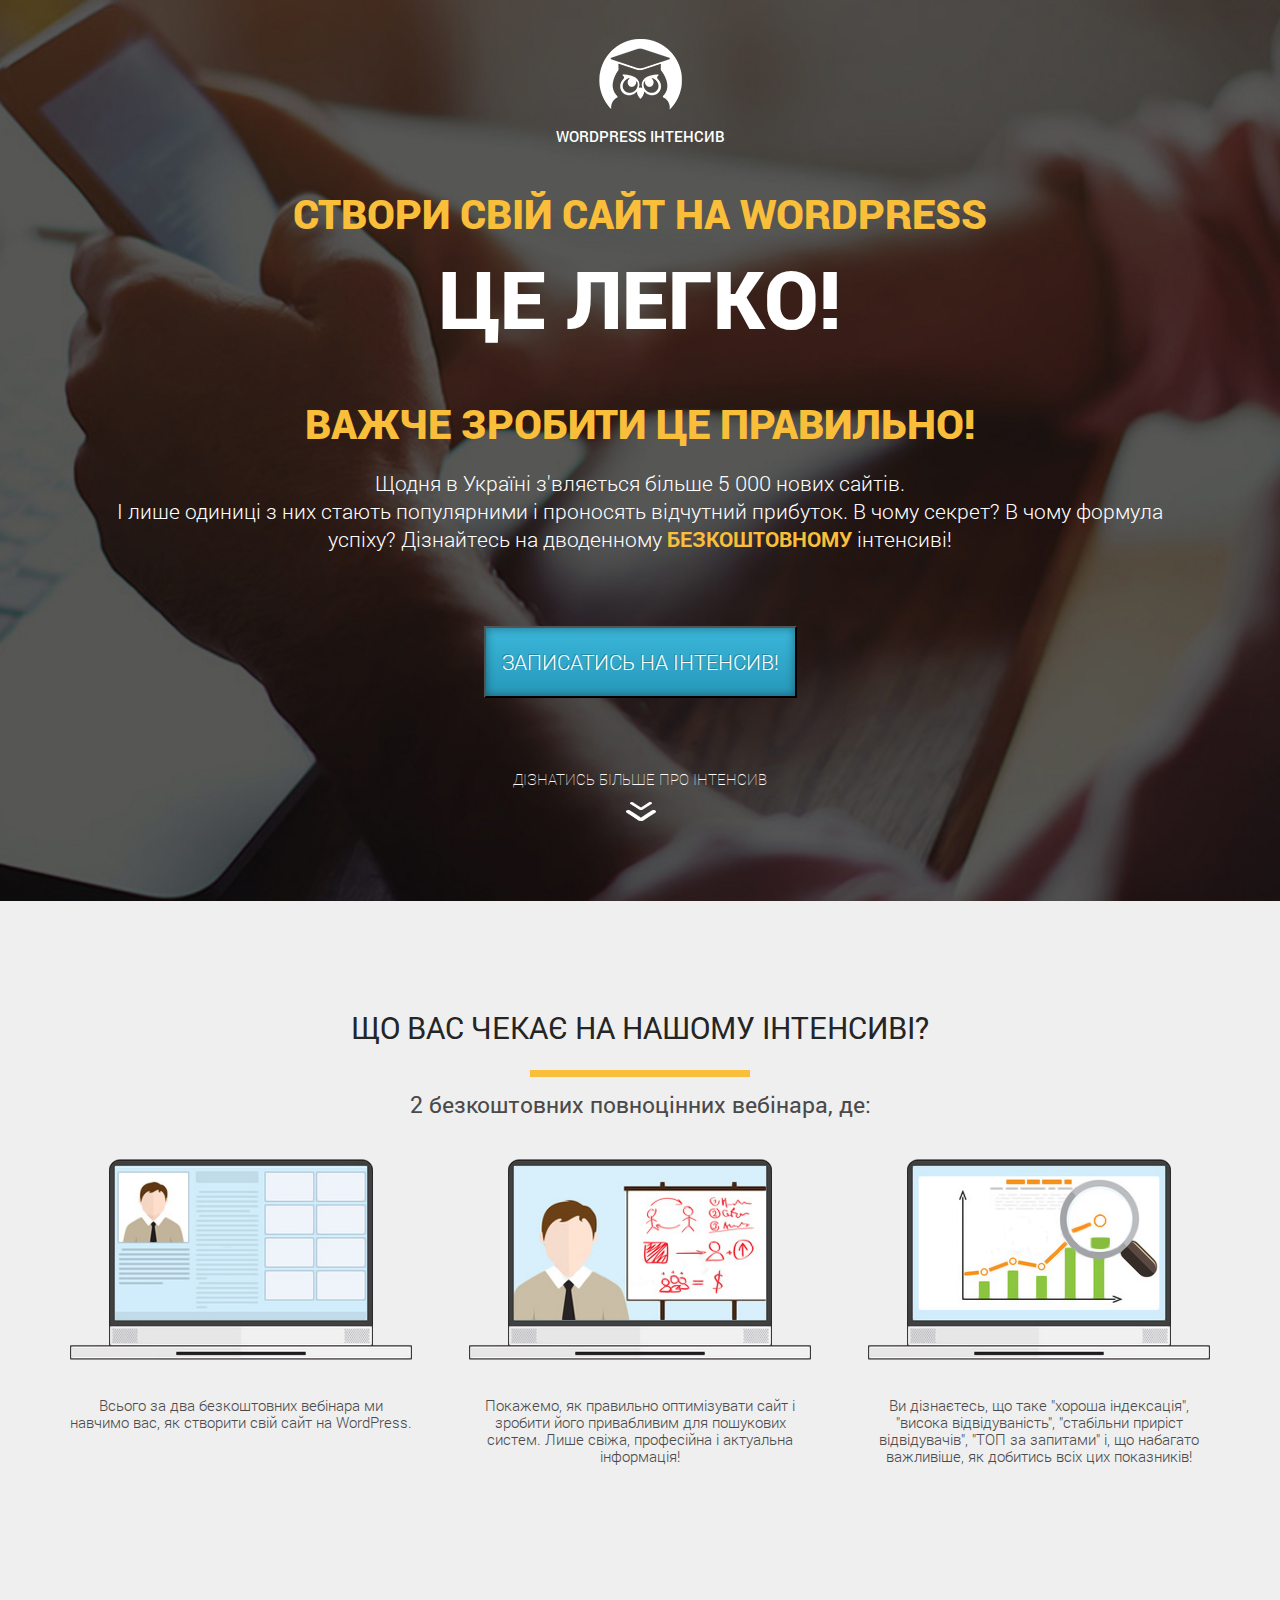
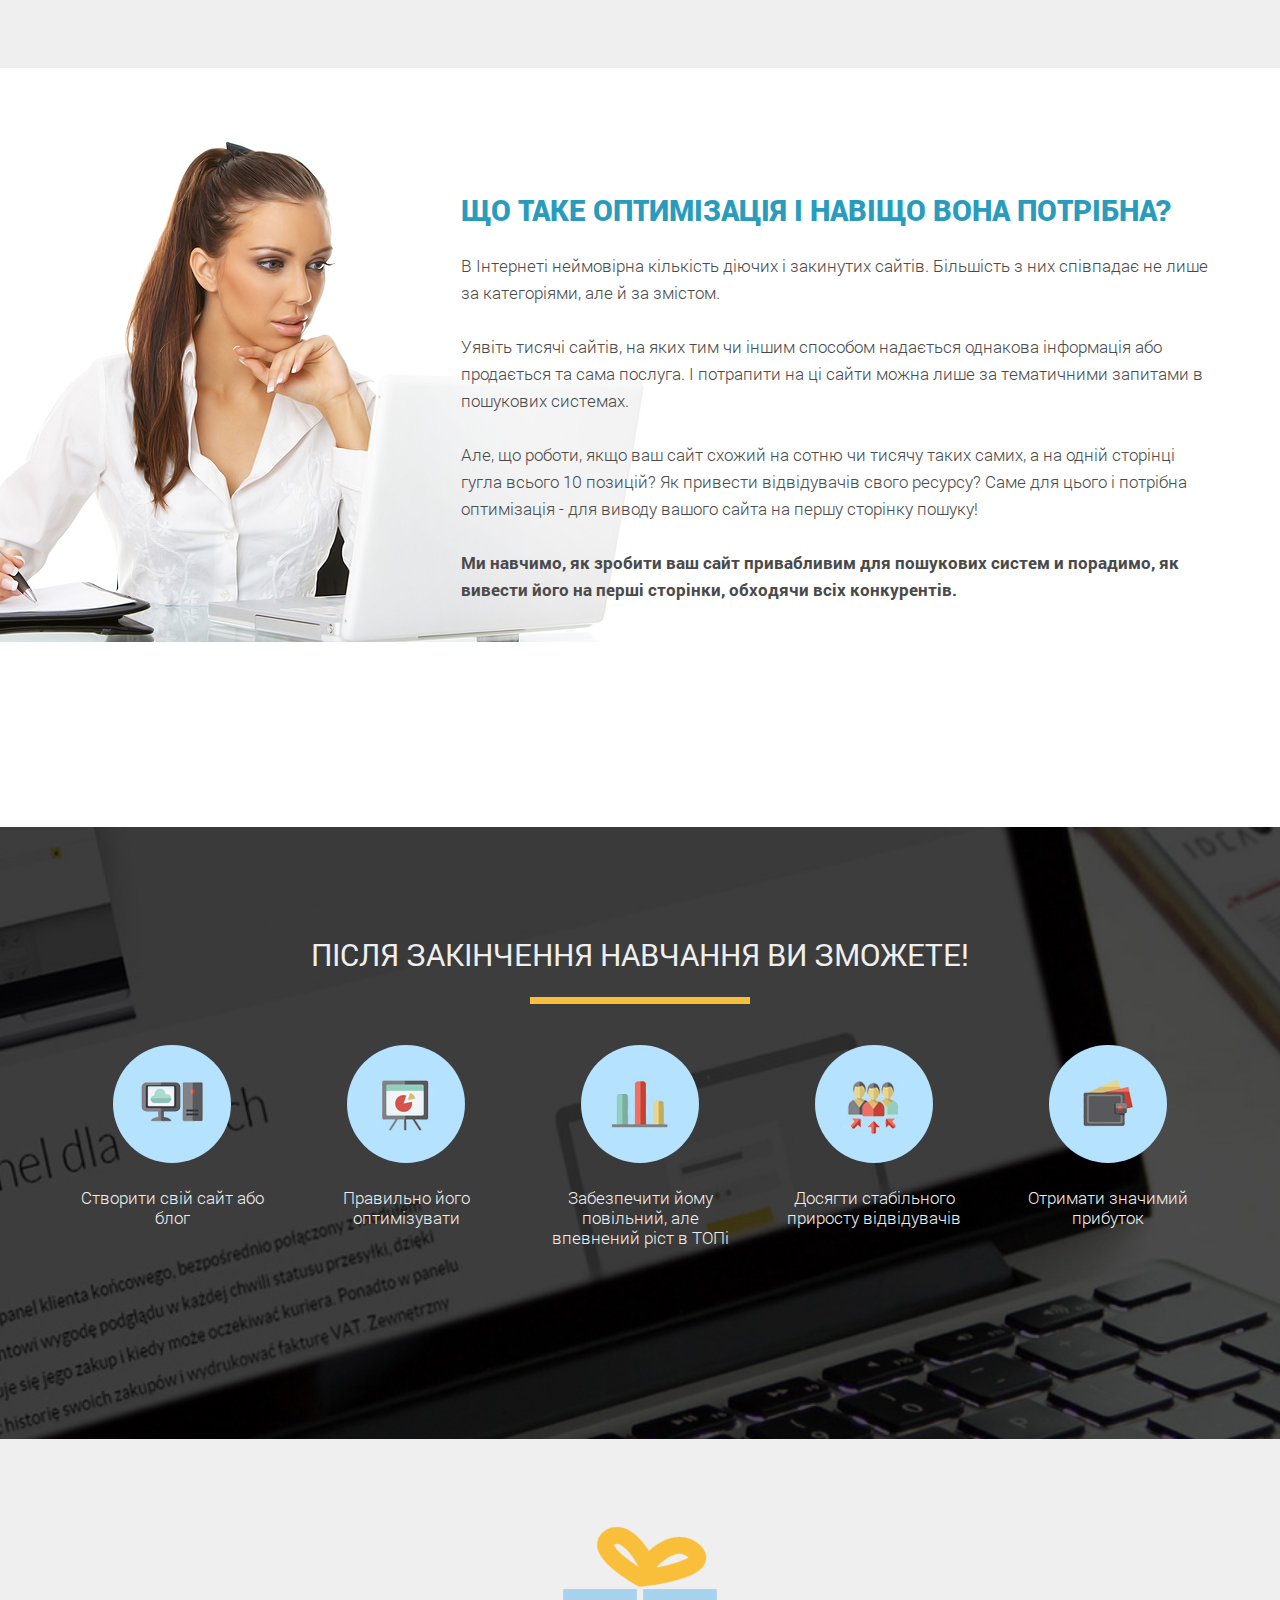
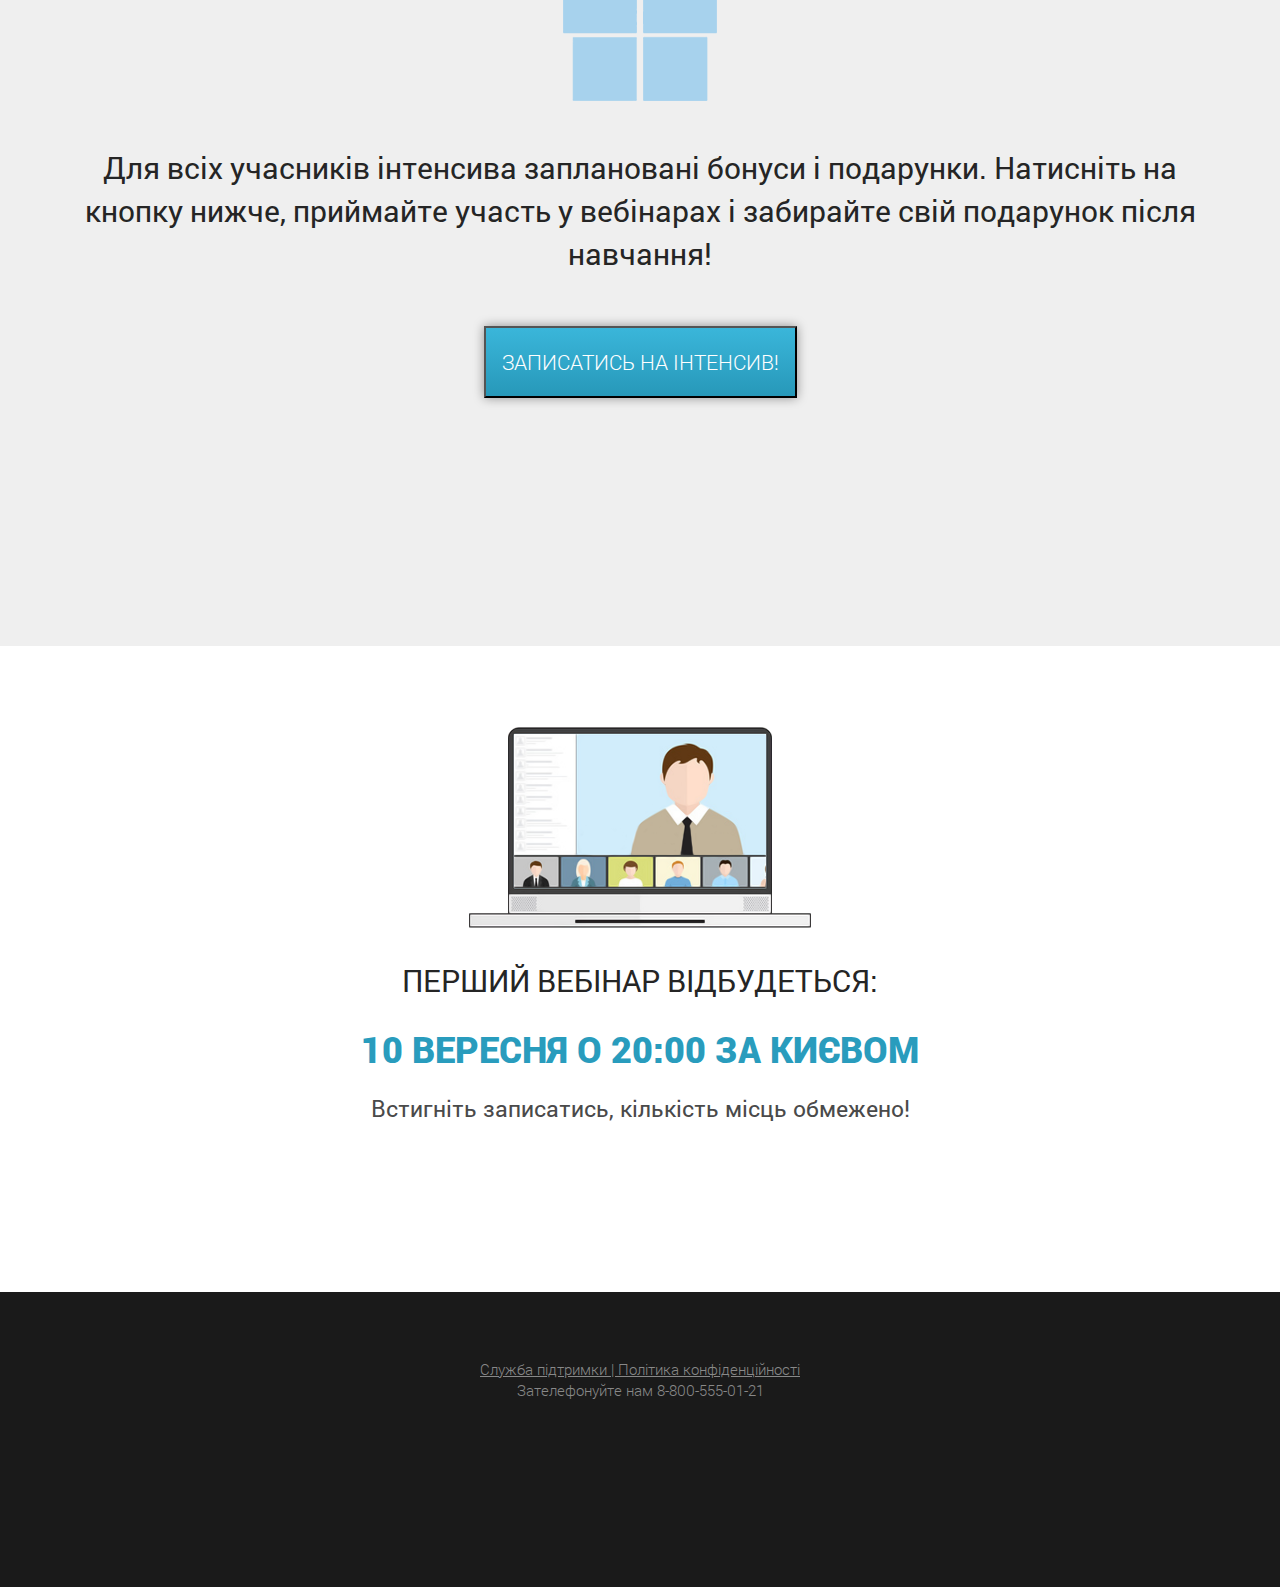
<file: WordpressWebinar/index.html>
<!DOCTYPE html>
<html lang="uk">
<head>
    <meta charset="UTF-8">
    <meta http-equiv="X-UA-Compatible" content="IE=edge">
    <meta name="viewport" content="width=device-width, initial-scale=1.0">
    <title>Wordpress інтенсив</title>
    <link rel="stylesheet" href="css/normalize.css">
    <!-- <link rel="preconnect" href="https://fonts.googleapis.com">
    <link rel="preconnect" href="https://fonts.gstatic.com" crossorigin> -->
    <!-- <link href="https://fonts.googleapis.com/css2?family=Roboto:wght@100;300;400;500;700;900&display=swap" rel="stylesheet"> -->
    <link rel="stylesheet" href="css/fonts.css">
    <link rel="stylesheet" href="css/style.css">
</head>

<body>
    <section class="promo">
        <div class="container">
            <div class="logo">
                <img src="icon/logo.png" alt="logo" class="logo_img">
                <div class="logo_text">wordpress інтенсив</div>
            </div>
            <h1 class="title">Створи свій сайт на Wordpress</h1>
            <div class="simple">
                <h2 class="title_big">це легко!</h2>
                <div class="line"></div>
            </div>
            <h2 class="title">Важче зробити це правильно!</h2>
            <div class="promo_text">
                Щодня в Україні з'вляється більше 5 000 нових сайтів. <br> І лише одиниці з них стають популярними і проносять відчутний прибуток. В чому секрет? В чому формула успіху? Дізнайтесь на дводенному <span>БЕЗКОШТОВНОМУ</span> інтенсиві!
            </div>
            <a href="#">
                <button class="promo_btn">Записатись на інтенсив!</button>
            </a>
            <div class="more">
                <a href="#">
                    <div class="more_text">дізнатись більше про інтенсив</div>
                </a>
                <img src="icon/down.png" alt="" class="more_img">
            </div>
        </div>
    </section>
    <section class="waiting">
        <div class="container">
            <h2 class="waiting_header">Що вас чекає на нашому інтенсиві?</h2>
            <div class="waiting_divider"></div>
            <div class="waiting_subheader">2 безкоштовних повноцінних вебінара, де:</div>
            <div class="waiting_wrapper">
                <div class="waiting_item">
                    <img src="icon/waiting_1.png" alt="1" class="waiting_img">
                    <div class="waiting_descr">Всього за два безкоштовних вебінара ми навчимо вас, як створити свій сайт на WordPress.</div>
                </div>
                <div class="waiting_item">
                    <img src="icon/waiting_2.png" alt="2" class="waiting_img">
                    <div class="waiting_descr">Покажемо, як правильно оптимізувати сайт і зробити його привабливим для пошукових систем. Лише свіжа, професійна і актуальна інформація!</div>
                </div>
                <div class="waiting_item">
                    <img src="icon/waiting_3.png" alt="3" class="waiting_img">
                    <div class="waiting_descr"> Ви дізнаєтесь, що таке "хороша індексація", "висока відвідуваність", "стабільни приріст відвідувачів", "ТОП за запитами" і, що набагато важливіше, як добитись всіх цих показників!</div>
                </div>
            </div>
        </div>
    </section>
    <section class="optimization">
        <div class="container">
            <h2 class="optimization_header">Що таке оптимізація і навіщо вона потрібна?</h2>
            <div class="optimization_text">В Інтернеті неймовірна кількість діючих і закинутих сайтів. Більшість з них співпадає не лише за категоріями, але й за змістом.
            <br><br>
            Уявіть тисячі сайтів, на яких тим чи іншим способом надається однакова інформація або продається та сама послуга. І потрапити на ці сайти можна лише за тематичними запитами в пошукових системах.
            <br><br>
            Але, що роботи, якщо ваш сайт схожий на сотню чи тисячу таких самих, а на одній сторінці гугла всього 10 позицій? Як привести відвідувачів свого ресурсу? Саме для цього і потрібна оптимізація - для виводу вашого сайта на першу сторінку пошуку!
            <br><br>
            <span>Ми навчимо, як зробити ваш сайт привабливим для пошукових систем и порадимо, як вивести його на перші сторінки, обходячи всіх конкурентів.</span>
            </div>
            <img src="img/woman_bg.png" alt="woman" class="optimization_img">
        </div>
    </section>
    <section class="finish">
        <div class="container">
            <h2 class="finish_header">Після закінчення навчання ви зможете!</h2>
            <div class="finish_divider"></div>
            
            <div class="finish_wrapper">
                <div class="finish_item">
                    <div class="finish_round">
                        <img src="icon/finish_icon_1.png" alt="1" class="finish_icon">
                    </div>
                    <div class="finish_descr">Створити свій сайт або блог</div>
                </div>
                <div class="finish_item">
                    <div class="finish_round">
                        <img src="icon/finish_icon_2.png" alt="2" class="finish_icon">
                    </div>
                    <div class="finish_descr">Правильно його оптимізувати</div>
                </div>
                <div class="finish_item">
                    <div class="finish_round">
                        <img src="icon/finish_icon_3.png" alt="3" class="finish_icon">
                    </div>
                    <div class="finish_descr">Забезпечити йому повільний, але впевнений ріст в ТОПі</div>
                </div>
                <div class="finish_item">
                    <div class="finish_round">
                        <img src="icon/finish_icon_4.png" alt="4" class="finish_icon">
                    </div>
                    <div class="finish_descr">Досягти стабільного приросту відвідувачів</div>
                </div>
                <div class="finish_item">
                    <div class="finish_round">
                        <img src="icon/finish_icon_5.png" alt="5" class="finish_icon">
                    </div>
                    <div class="finish_descr">Отримати значимий прибуток</div>
                </div>
            </div>
        </div>
    </section>
    <section class="presents">
        <div class="container">
            <img src="icon/gift.png" alt="gift_img" class="presents_img">
            <div class="presents_text">Для всіх учасників інтенсива заплановані бонуси і подарунки. Натисніть на кнопку нижче, приймайте участь у вебінарах і забирайте свій подарунок після навчання!</div>
            <a href="#">
                <button class="presents_btn">Записатись на інтенсив!</button>
            </a>
        </div>
    </section>
    <section class="firstwebinar">
        <div class="container">
            <img src="icon/first.png" alt="firstwebinar" class="firstwebinar_img">
            <h2 class="firstwebinar_announce">Перший вебінар відбудеться:</h2>
            <div class="firstwebinar_date">10 вересня о 20:00 за Києвом</div>
            <div class="firstwebinar_hurry">Встигніть записатись, кількість місць обмежено!</div>
        </div>
    </section>
    <footer>
        <div class="footer_all">
            <div class="footer_link1">
                <a href="#">Служба підтримки</a>
                |
                <a href="#">Політика конфіденційності</a>
            </div>
            <div class="footer_call">Зателефонуйте нам<a href="tel:+8-800-555-01-21"></a> 8-800-555-01-21</div>
        </div>
    </footer>
</body>
</html>
</file>
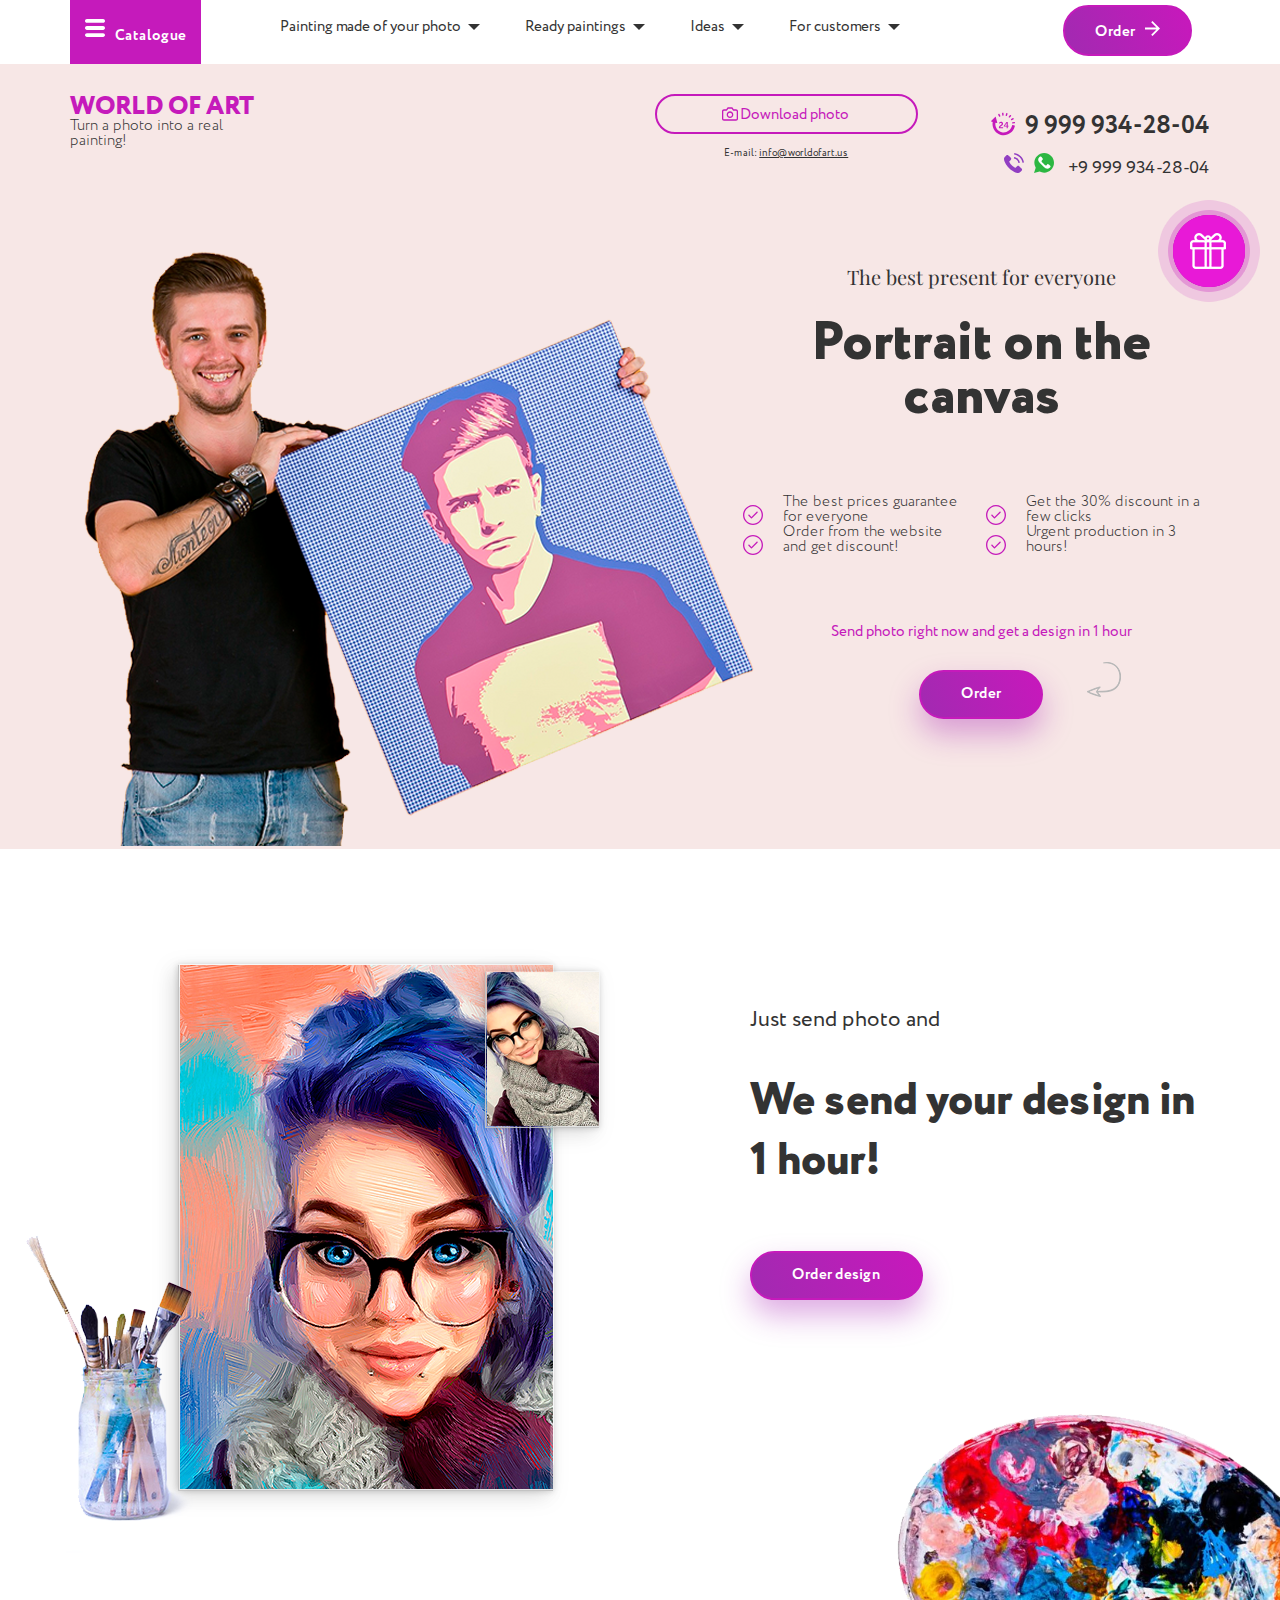
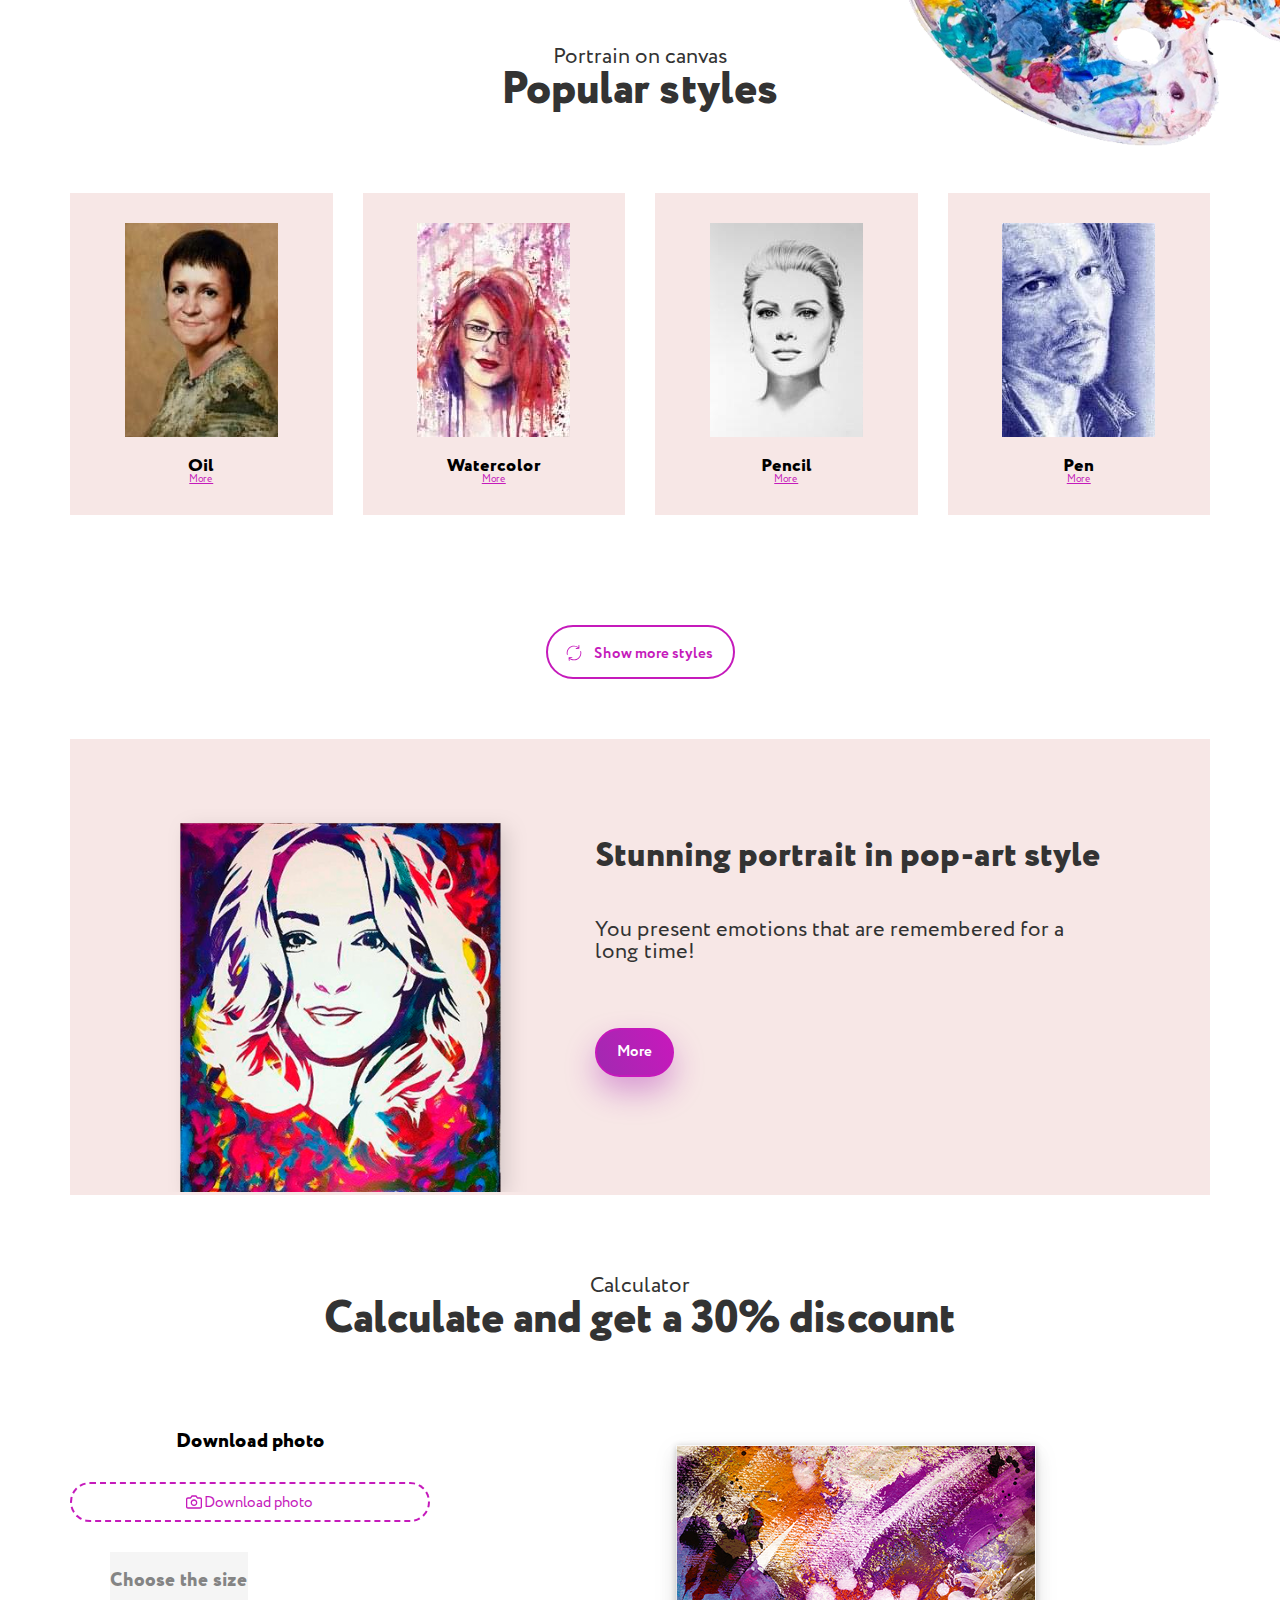
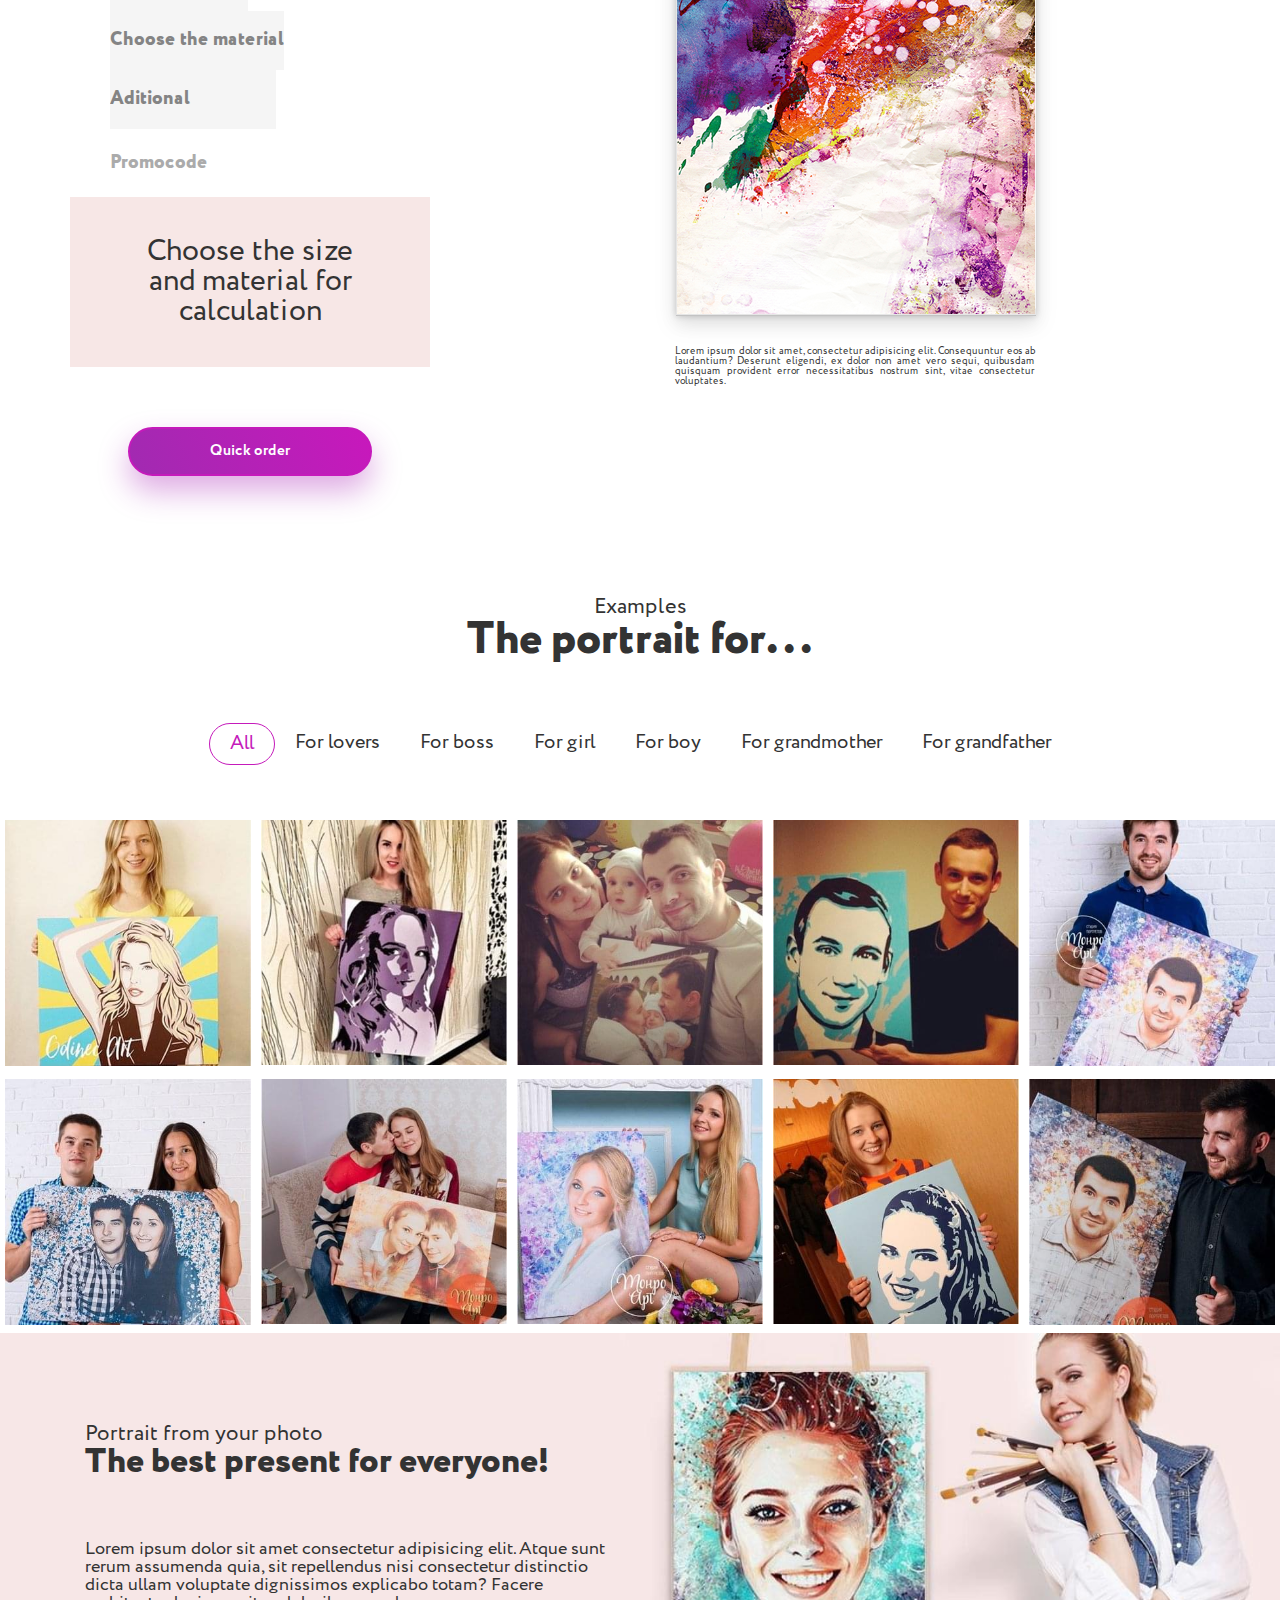
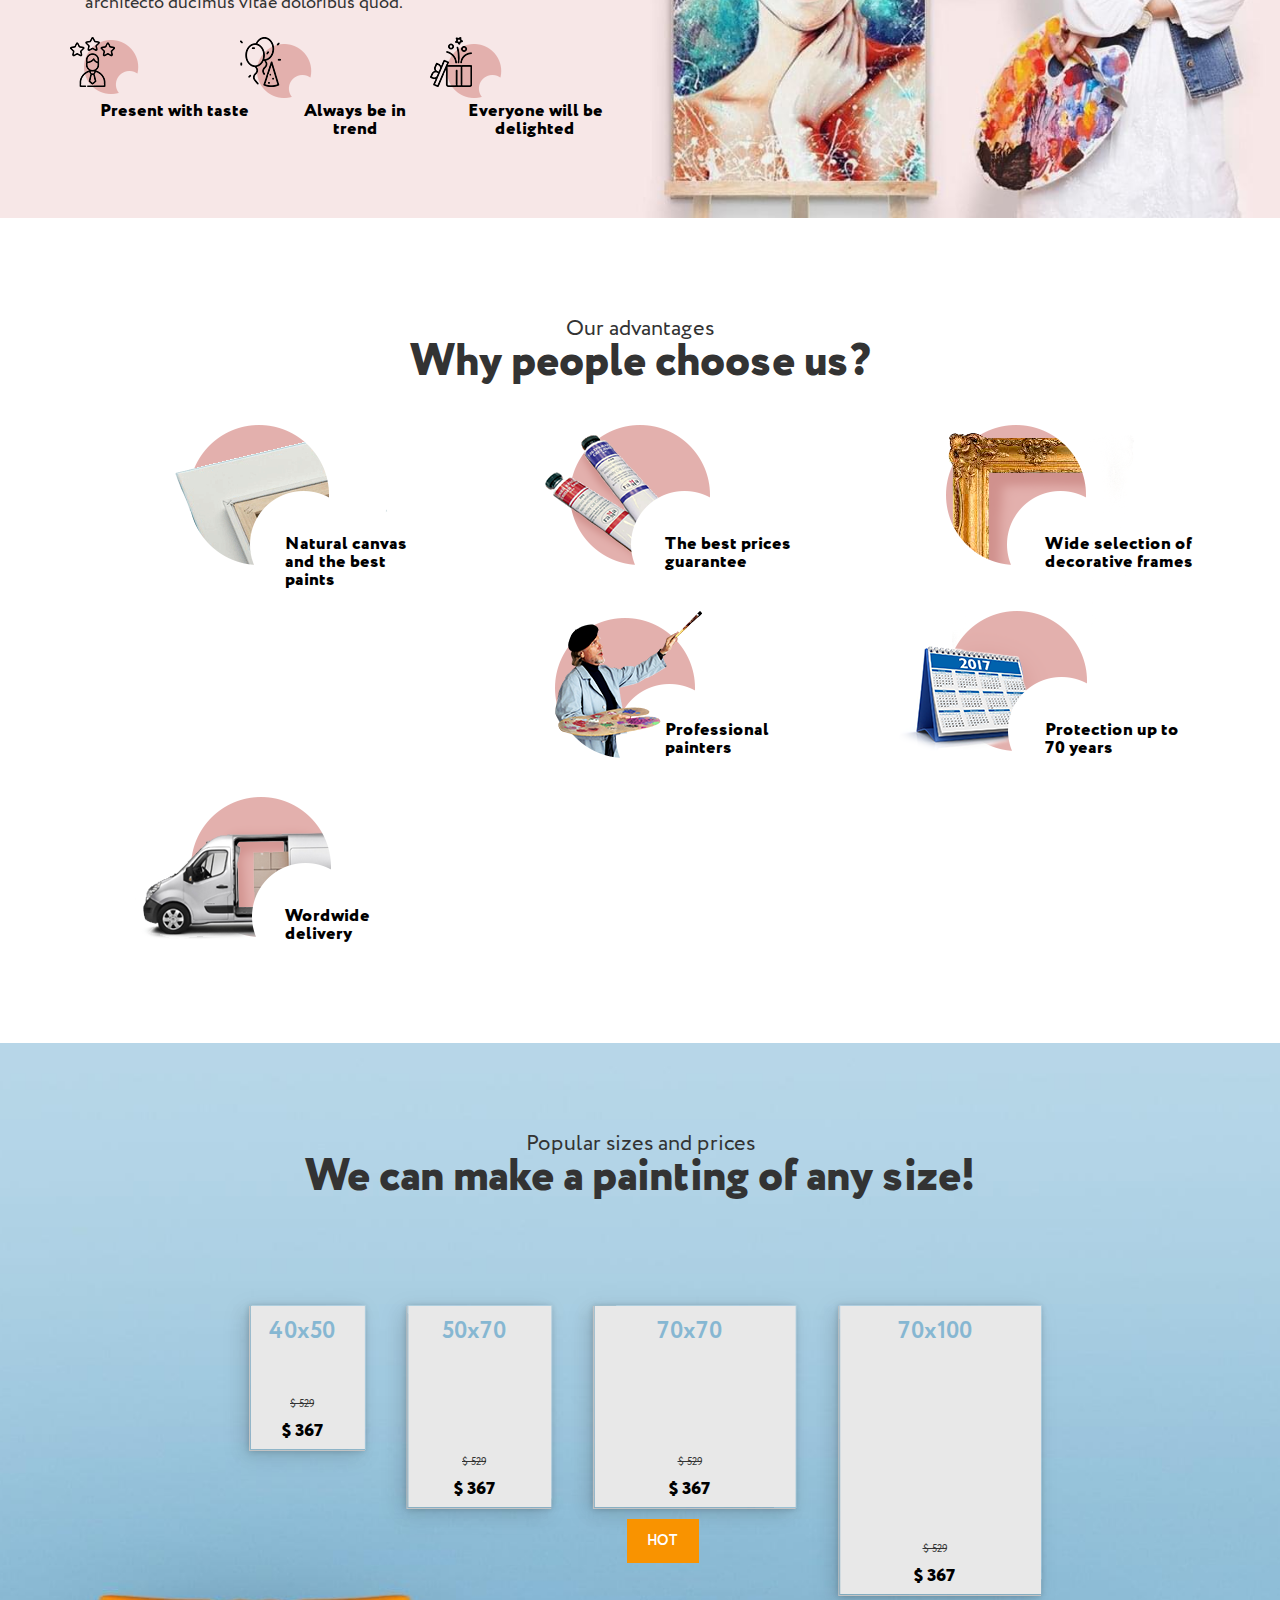
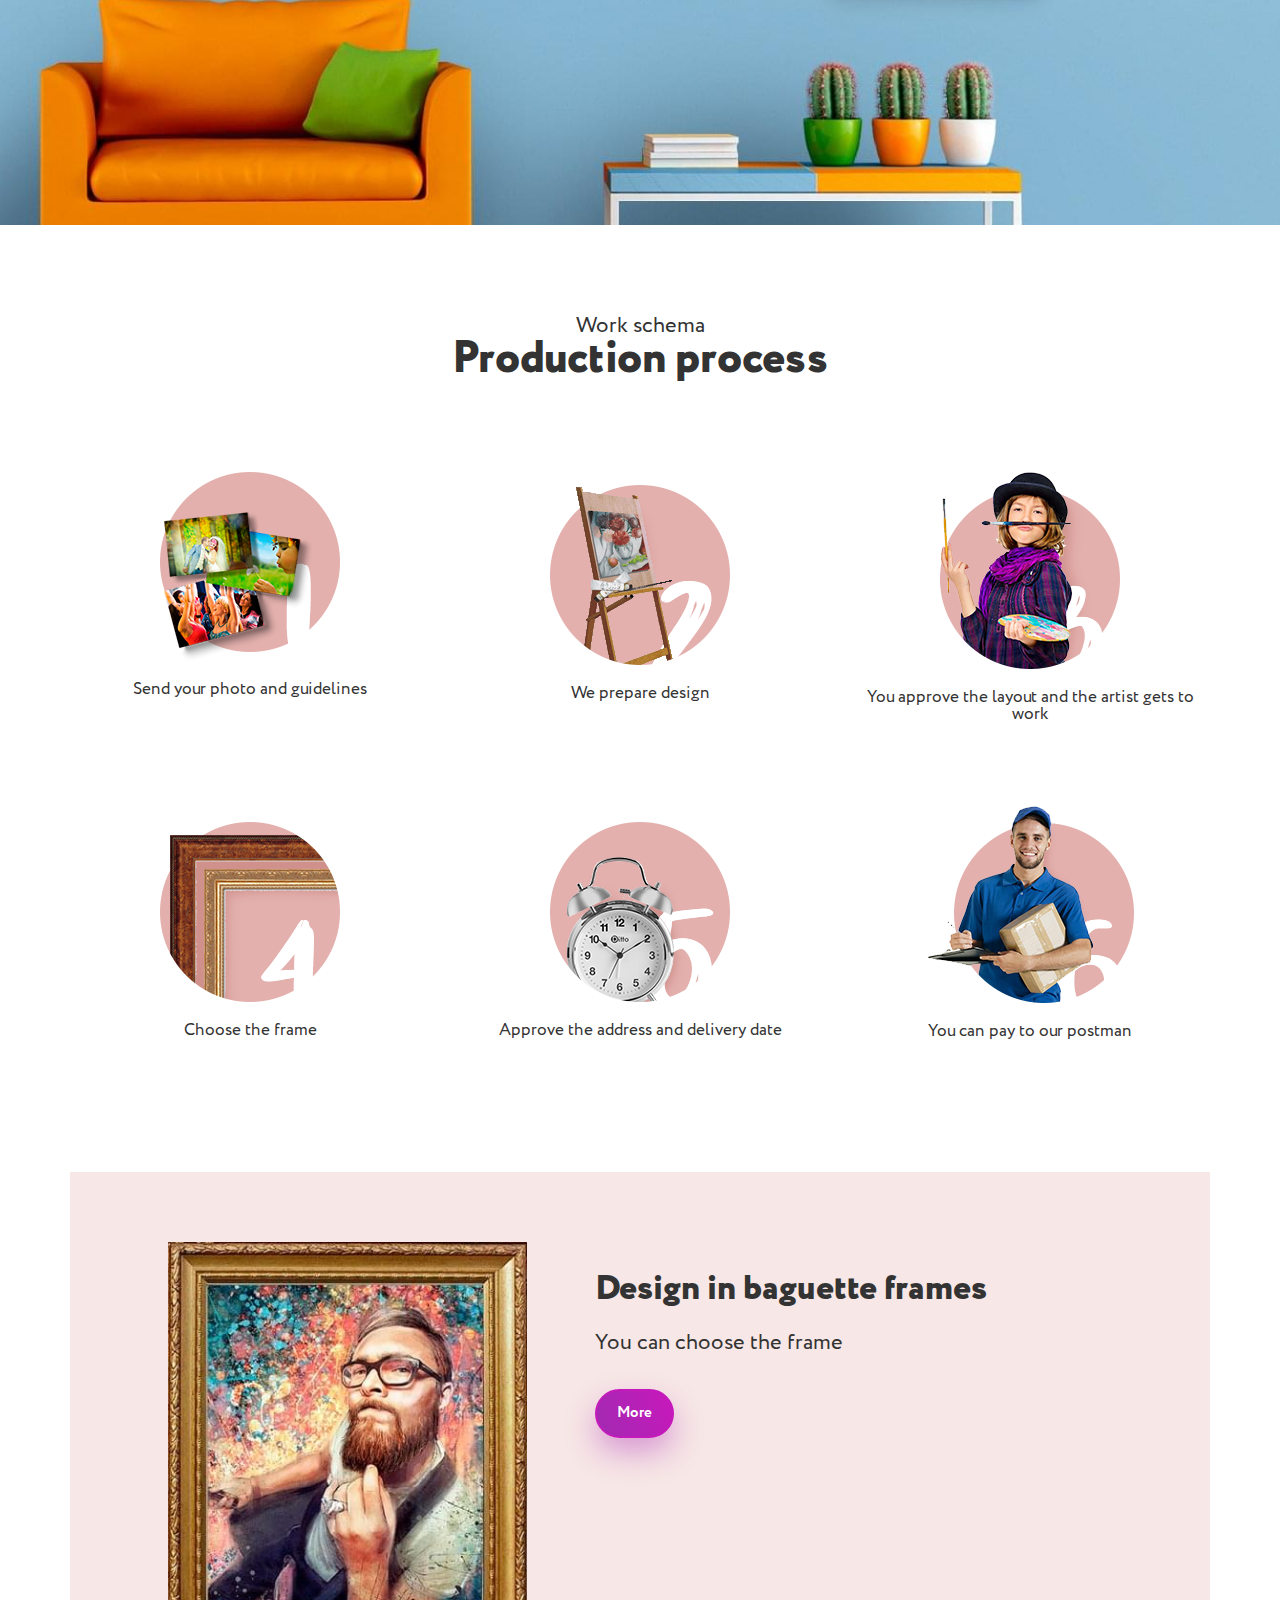
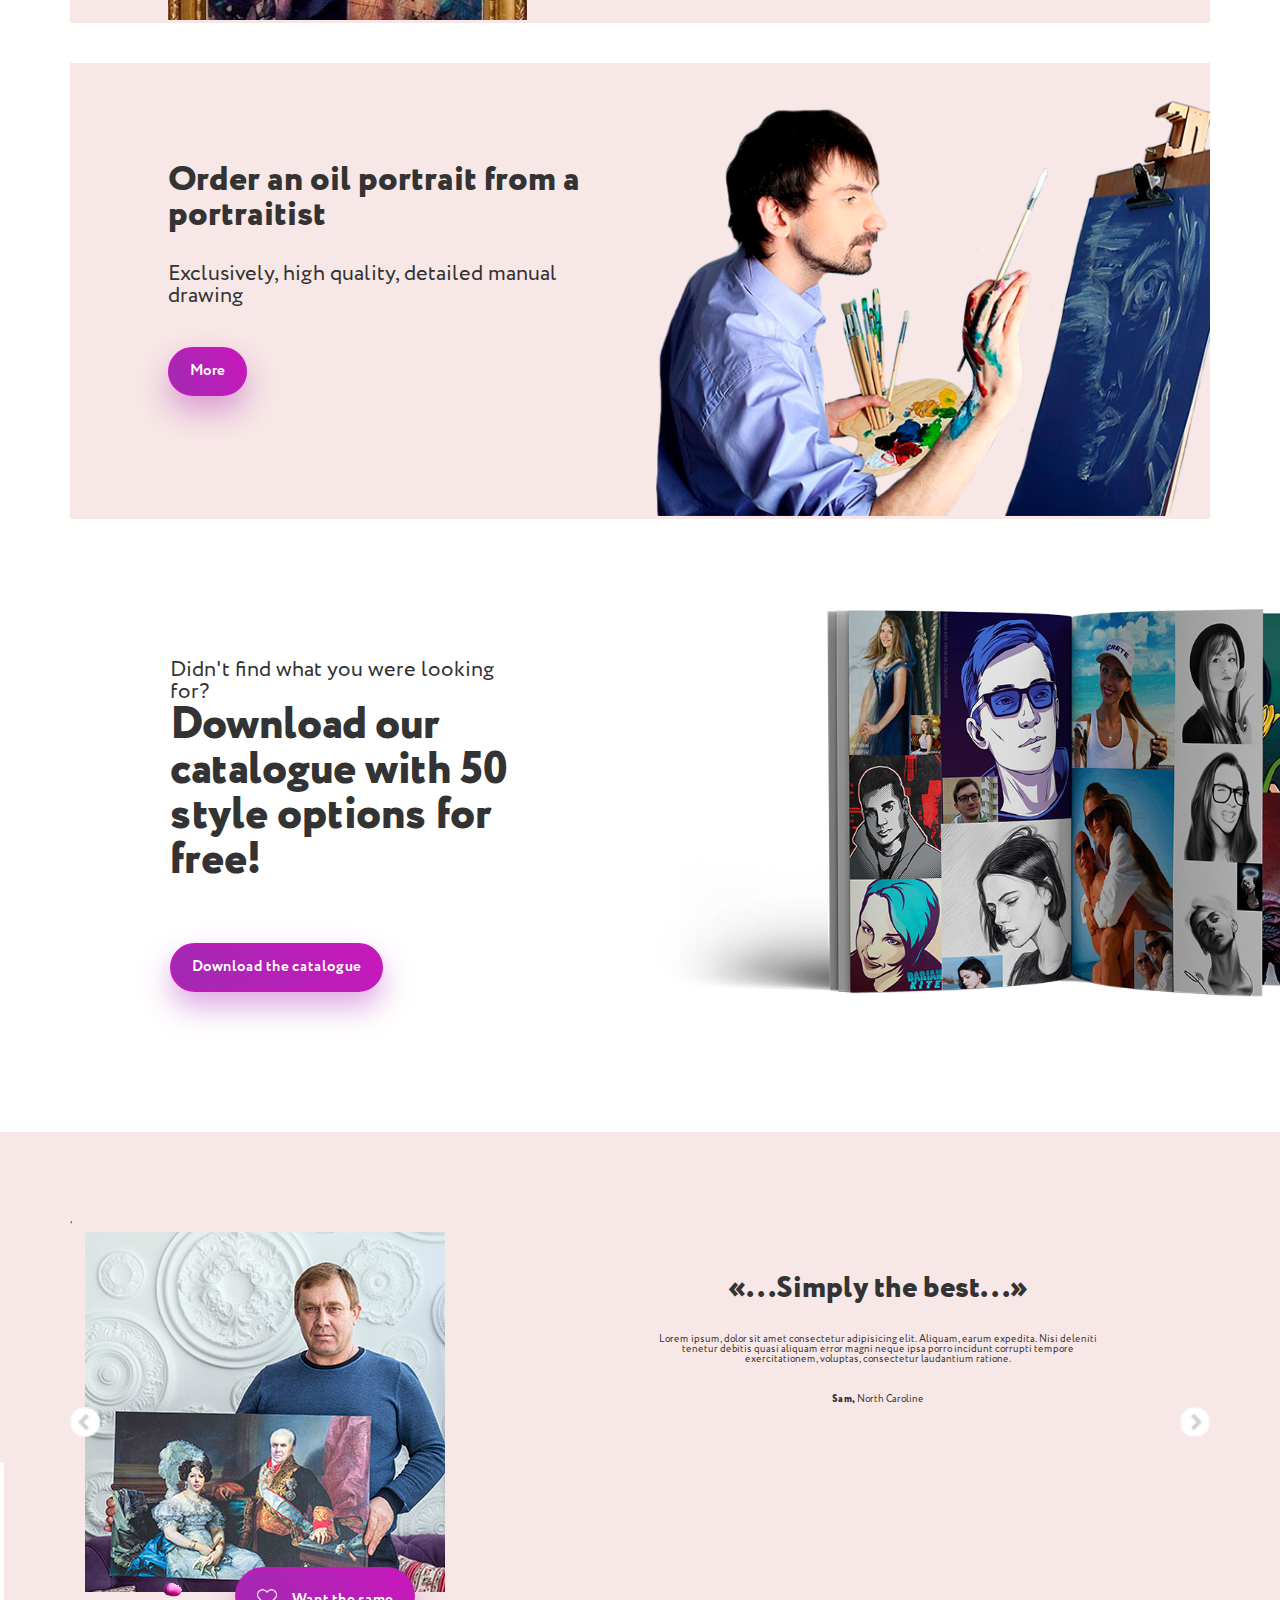
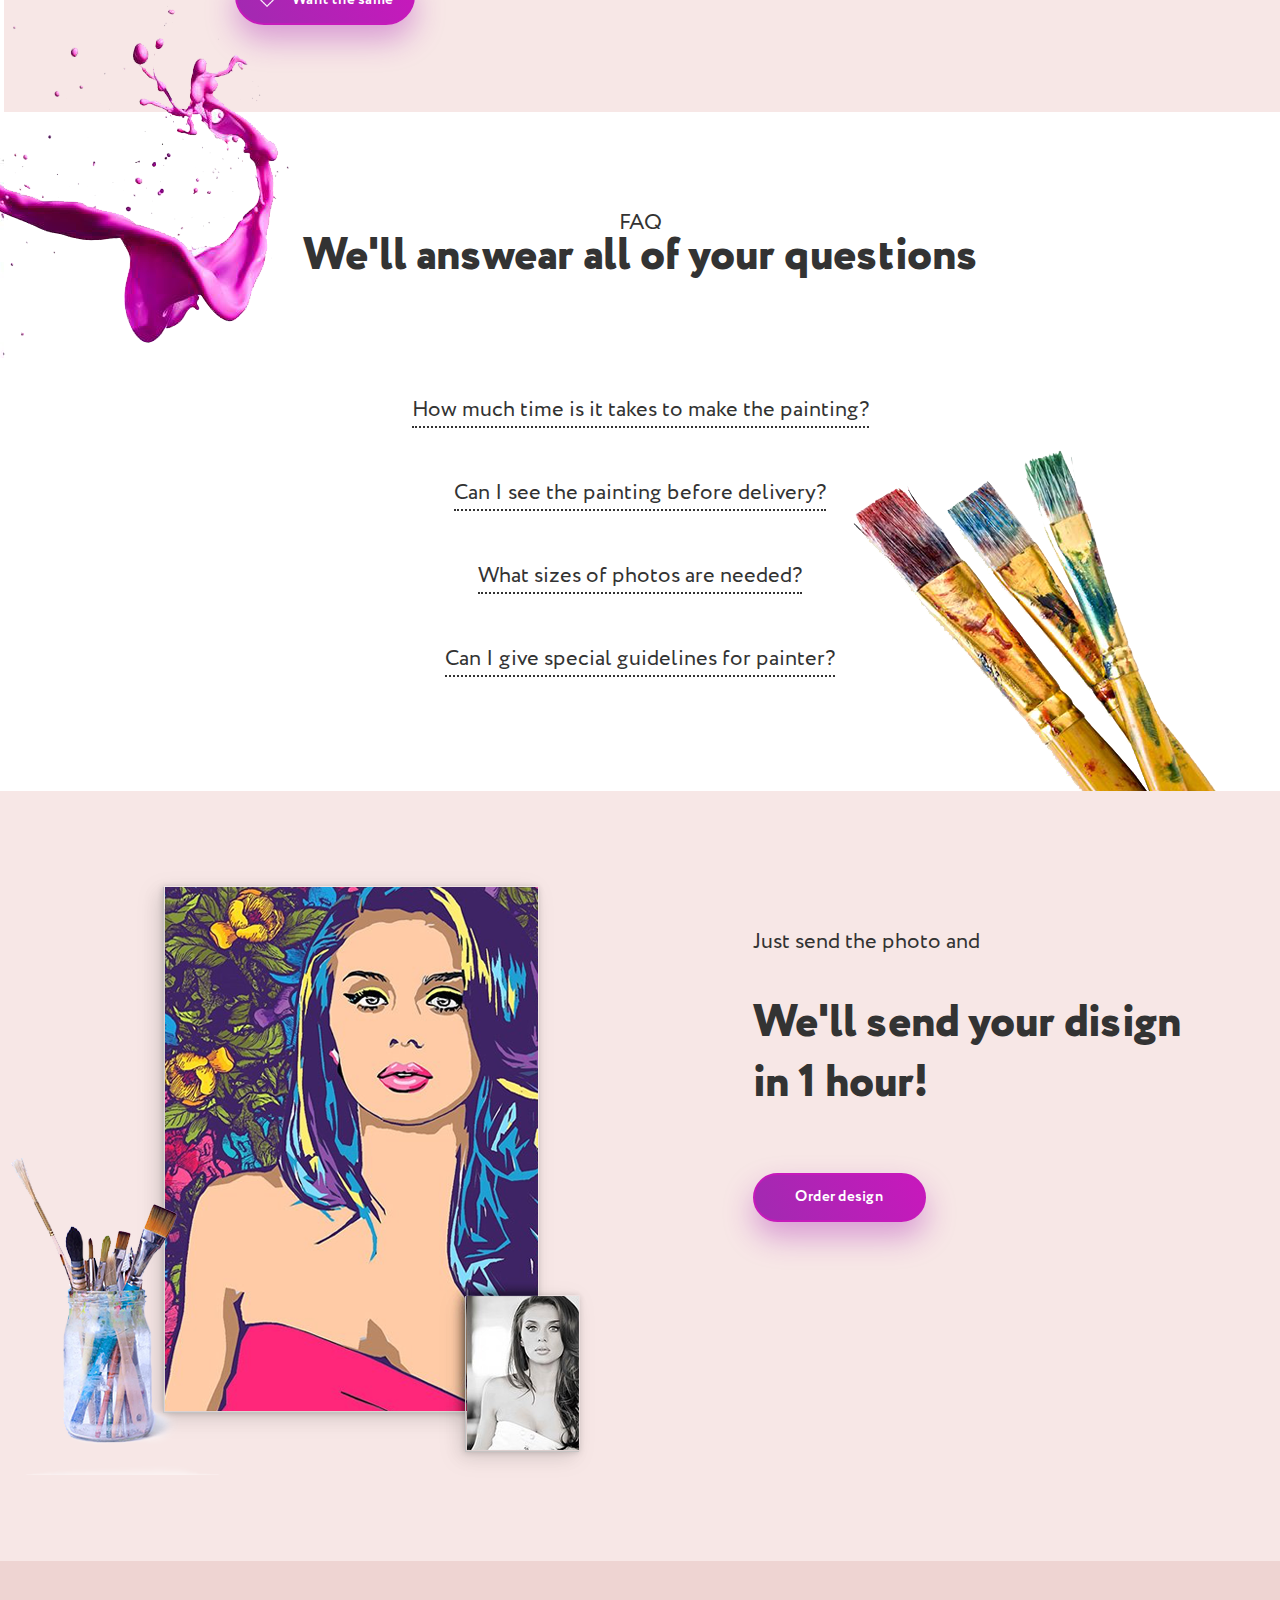
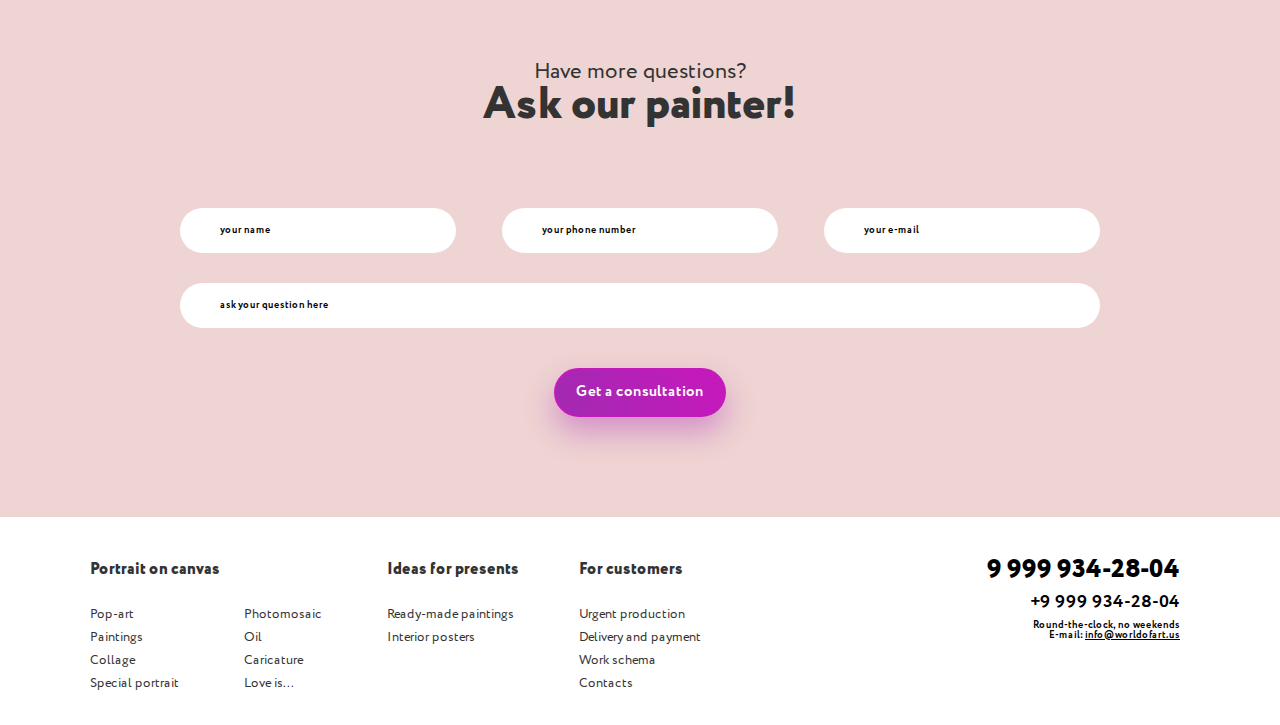
<file: WorldOfArt/index.html>
<!DOCTYPE html><html lang="en"><head><meta charset="UTF-8"><meta name="viewport" content="width=device-width,initial-scale=1"><title>World of Art</title><!-- Favicon --><link rel="apple-touch-icon" sizes="57x57" href="assets/img/favicon/apple-icon-57x57.png"><link rel="apple-touch-icon" sizes="60x60" href="assets/img/favicon/apple-icon-60x60.png"><link rel="apple-touch-icon" sizes="72x72" href="assets/img/favicon/apple-icon-72x72.png"><link rel="apple-touch-icon" sizes="76x76" href="assets/img/favicon/apple-icon-76x76.png"><link rel="apple-touch-icon" sizes="114x114" href="assets/img/favicon/apple-icon-114x114.png"><link rel="apple-touch-icon" sizes="120x120" href="assets/img/favicon/apple-icon-120x120.png"><link rel="apple-touch-icon" sizes="144x144" href="assets/img/favicon/apple-icon-144x144.png"><link rel="apple-touch-icon" sizes="152x152" href="assets/img/favicon/apple-icon-152x152.png"><link rel="apple-touch-icon" sizes="180x180" href="assets/img/favicon/apple-icon-180x180.png"><link rel="icon" type="image/png" sizes="192x192" href="assets/img/favicon/android-icon-192x192.png"><link rel="icon" type="image/png" sizes="32x32" href="assets/img/favicon/favicon-32x32.png"><link rel="icon" type="image/png" sizes="96x96" href="assets/img/favicon/favicon-96x96.png"><link rel="icon" type="image/png" sizes="16x16" href="assets/img/favicon/favicon-16x16.png"><link rel="manifest" href="assets/img/favicon/manifest.json"><meta name="msapplication-TileColor" content="#ffffff"><meta name="msapplication-TileImage" content="assets/img/favicon/ms-icon-144x144.png"><meta name="theme-color" content="#ffffff"><!-- Primary Meta Tags --><title>World of Art</title><meta name="title" content="World of Art"><meta name="description" content="Your portrait is the best investment!"><!-- Open Graph / Facebook --><meta property="og:type" content="website"><meta property="og:url" content="https://metatags.io/"><meta property="og:title" content="World of Art"><meta property="og:description" content="Your portrait is the best investment!"><meta property="og:image" content="https://metatags.io/assets/meta-tags-16a33a6a8531e519cc0936fbba0ad904e52d35f34a46c97a2c9f6f7dd7d336f2.png"><!-- Twitter --><meta property="twitter:card" content="summary_large_image"><meta property="twitter:url" content="https://metatags.io/"><meta property="twitter:title" content="World of Art"><meta property="twitter:description" content="Your portrait is the best investment!"><meta property="twitter:image" content="https://metatags.io/assets/meta-tags-16a33a6a8531e519cc0936fbba0ad904e52d35f34a46c97a2c9f6f7dd7d336f2.png"><!-- Styles --><link rel="stylesheet" href="assets/css/main.min.css"></head><body><img class="fixed-gift wow pulse infinite" src="assets/img/gift.png" alt><header id="up" class="header"><div class="container"><div class="col-md-2 col-sm-3 col-xs-6"><button class="burger"><img src="assets/img/burger.svg" alt><span>Catalogue</span></button><ul class="burger-menu"><li><a href="#">Painting made of your photo</a></li><li><a href="#">Ready paintings</a></li><li><a href="#">Ideas</a></li><li><a href="#">For customers</a></li></ul></div><div class="col-md-8 hidden-sm hidden-xs"><ul class="header-menu"><li><a href="#">Painting made of your photo</a><ul class="burger-menu header-menu-sub"><li><a href="#styles">Photomosaic</a></li><li><a href="#styles">Caricature</a></li><li><a href="#styles">Love is...</a></li></ul></li><li><a href="#">Ready paintings</a><ul class="burger-menu header-menu-sub"><li><a href="#portfolio">Portrait</a></li><li><a href="#portfolio">Painting</a></li><li><a href="#portfolio">Collage</a></li></ul></li><li><a href="#">Ideas</a><ul class="burger-menu header-menu-sub"><li><a href="#portfolio">Ready-made paintings</a></li><li><a href="#portfolio">Interior posters</a></li></ul></li><li><a href="#">For customers</a><ul class="burger-menu header-menu-sub"><li><a href="#often-questions">Urgent production</a></li><li><a href="#often-questions">Delivery and payment</a></li><li><a href="#scheme">Schema of work</a></li><li><a href="#footer">Contacts</a></li></ul></li></ul></div><div class="col-md-2 col-md-offset-0 col-sm-3 col-sm-offset-6 col-xs-6"><div class="button-wrap"><button class="button button-order button-design">Order<img src="assets/img/button-right-arrow.svg" alt></button></div></div></div></header><main class="main"><div class="container"><div class="row"><div class="col-md-3 col-sm-4 col-xs-5"><p class="logo">World of art</p><p class="logo-p">Turn a photo into a real painting!</p></div><div class="col-md-3 col-md-offset-3 col-sm-offset-0 col-sm-4 hidden-xs"><div class="file_upload file_sent"><button type="button">Download photo</button><div>Choose the file</div><input type="file" name="upload"></div><p class="email">E-mail: <a href="mailto:info@kartiny.art">info@worldofart.us</a></p></div><div class="col-md-3 col-sm-4 col-xs-7"><p class="phone">9 999 934-28-04</p><p class="phone-whatsapp"><img class="icons" src="assets/img/telephone.svg" alt><img class="icons" src="assets/img/whatsapp.svg" alt> +9 999 934-28-04</p></div></div><div class="row"><div class="col-md-7"><div class="main-slider"><div class="main-slider-item"><img src="assets/img/main-1.png" alt></div><div class="main-slider-item"><img src="assets/img/main-2.png" alt></div></div></div><div class="col-md-5"><p class="p-heading-italic">The best present for everyone</p><h1 class="wow fadeInUp">Portrait on the canvas</h1><div class="row"><div class="col-md-6 col-md-offset-0 col-sm-6 col-sm-offset-3"><p class="main-features"><img src="assets/img/checked.svg" alt>The best prices guarantee for everyone</p></div><div class="col-md-6 col-md-offset-0 col-sm-6 col-sm-offset-3"><p class="main-features"><img src="assets/img/checked.svg" alt>Get the 30% discount in a few clicks</p></div><div class="col-md-6 col-md-offset-0 col-sm-6 col-sm-offset-3"><p class="main-features"><img src="assets/img/checked.svg" alt>Order from the website and get discount!</p></div><div class="col-md-6 col-md-offset-0 col-sm-6 col-sm-offset-3"><p class="main-features"><img src="assets/img/checked.svg" alt>Urgent production in 3 hours!</p></div></div><p class="p-button">Send photo right now and get a design in 1 hour</p><button class="button button-order button-design"><img class="button-order-img" src="assets/img/button-arrow.png" alt>Order</button></div></div></div></main><section class="promo"><div class="container"><div class="col-md-7"><img class="promo-img" src="assets/img/promo-1.png" alt></div><div class="col-md-5"><p>Just send photo and</p><h2 class="wow fadeInUp">We send your design in 1 hour!</h2><button class="button button-order button-design">Order design</button></div></div><img class="palette" src="assets/img/palette.png" alt></section><section class="styles" id="styles"><div class="container"><p class="p-heading">Portrain on canvas</p><h2>Popular styles</h2><div class="row"><div class="col-sm-3 col-sm-offset-0 col-xs-10 col-xs-offset-1"><div class="styles-block"><img src="assets/img/styles-1.jpg" alt><h4>Oil</h4><a href="#">More</a></div></div><div class="col-sm-3 col-sm-offset-0 col-xs-10 col-xs-offset-1"><div class="styles-block"><img src="assets/img/styles-2.jpg" alt><h4>Watercolor</h4><a href="#">More</a></div></div><div class="col-sm-3 col-sm-offset-0 col-xs-10 col-xs-offset-1"><div class="styles-block"><img src="assets/img/styles-3.jpg" alt><h4>Pencil</h4><a href="#">More</a></div></div><div class="col-sm-3 col-sm-offset-0 col-xs-10 col-xs-offset-1"><div class="styles-block"><img src="assets/img/styles-4.jpg" alt><h4>Pen</h4><a href="#">More</a></div></div><!-- <div class="hidden-lg hidden-md hidden-sm hidden-xs styles-2">
					<div class=styles-block>
						<img src=assets/img/styles-5.jpg alt>
						<h4>Pastel</h4>
						<a href="#">More</a>
					</div>
				</div>
				<div class="hidden-lg hidden-md hidden-sm hidden-xs styles-2">
					<div class=styles-block>
						<img src=assets/img/styles-6.jpg alt>
						<h4>Pop-art</h4>
						<a href="#">More</a>
					</div>
				</div>
				<div class="hidden-lg hidden-md hidden-sm hidden-xs styles-2">
					<div class=styles-block>
						<img src=assets/img/styles-7.png alt>
						<h4>Photomosaic</h4>
						<a href="#">More</a>
					</div>
				</div>
				<div class="hidden-lg hidden-md hidden-sm hidden-xs styles-2">
					<div class=styles-block>
						<img src=assets/img/styles-8.jpg alt>
						<h4>Caricature</h4>
						<a href="#">More</a>
					</div>
				</div> --></div><button class="button button-transparent button-styles">Show more styles</button></div><img class="paints" src="assets/img/paints.png" alt></section><section class="card card-1 wow fadeIn"><div class="container"><div class="card-block"><div class="row"><div class="col-md-4 col-md-offset-1 col-sm-4 col-sm-offset-1"><img src="assets/img/card-1.png" alt></div><div class="col-md-5 col-md-offset-1 col-sm-5 col-sm-offset-1"><div class="card-block-text"><h3>Stunning portrait in pop-art style</h3><p class="p-heading">You present emotions that are remembered for a long time!</p><button class="button button-order button-consultation wow zoomIn">More</button></div></div></div></div></div></section><section class="calc"><div class="container"><p class="p-heading">Calculator</p><h2>Calculate and get a 30% discount</h2><div class="row"><div class="col-md-4 col-offset-1"><form class="form calc_form" action="#" method="POST" enctype="multipart/form-data"><h4>Download photo</h4><div class="file_upload"><button type="button">Download photo</button><div>Choose the file</div><input type="file" name="upload" multiple="multiple" accept="image/*"></div><select id="size"><option value>Choose the size</option><option value="50">40x50</option><option value="100">50x70</option><option value="150">70x70</option><option value="200">70x100</option></select> <select id="material"><option value>Choose the material</option><option value="1" title="Fiber canvas">Fiber canvas</option><option value="1.2" title="Linen canvas">Linen canvas</option><option value="1.5" title="Cotton canvas">Cotton canvas</option></select> <select id="options"><option value="0">Aditional</option><option value="100">Art-gel coating</option><option value="200">Express production</option><option value="50">Delivery</option></select> <input type="text" class="promocode" placeholder="Promocode"><div class="calc-price">Choose the size and material for calculation</div><button class="button button-order">Quick order</button></form></div><div class="col-md-4 col-md-offset-2 hidden-sm hidden-xs"><img src="assets/img/calc-1.png" alt><p class="calc-text">Lorem ipsum dolor sit amet, consectetur adipisicing elit. Consequuntur eos ab laudantium? Deserunt eligendi, ex dolor non amet vero sequi, quibusdam quisquam provident error necessitatibus nostrum sint, vitae consectetur voluptates.</p></div></div></div></section><section class="portfolio" id="portfolio"><div class="container"><div class="p-heading">Examples</div><h2>The portrait for...</h2><ul class="portfolio-menu"><li class="all active">All</li><li class="lovers">For lovers</li><li class="chef">For boss</li><li class="girl">For girl</li><li class="guy">For boy</li><li class="grandmother">For grandmother</li><li class="granddad">For grandfather</li></ul></div><div class="portfolio-wrapper"><div class="portfolio-block all girl"><img src="assets/img/portfolio-1.jpg" alt></div><div class="portfolio-block all girl"><img src="assets/img/portfolio-2.jpg" alt></div><div class="portfolio-block all lovers"><img src="assets/img/portfolio-3.jpg" alt></div><div class="portfolio-block all guy"><img src="assets/img/portfolio-4.jpg" alt></div><div class="portfolio-block all chef"><img src="assets/img/portfolio-5.jpg" alt></div><div class="portfolio-block all lovers"><img src="assets/img/portfolio-6.jpg" alt></div><div class="portfolio-block all lovers"><img src="assets/img/portfolio-7.jpg" alt></div><div class="portfolio-block all girl"><img src="assets/img/portfolio-8.jpg" alt></div><div class="portfolio-block all girl"><img src="assets/img/portfolio-9.jpg" alt></div><div class="portfolio-block all chef"><img src="assets/img/portfolio-10.jpg" alt></div></div><div class="container"><p class="portfolio-no">Wanna be the first?</p></div></section><section class="gift"><div class="container"><div class="col-md-6"><p class="p-heading">Portrait from your photo</p><h3>The best present for everyone!</h3><p class="gift-text">Lorem ipsum dolor sit amet consectetur adipisicing elit. Atque sunt rerum assumenda quia, sit repellendus nisi consectetur distinctio dicta ullam voluptate dignissimos explicabo totam? Facere architecto ducimus vitae doloribus quod.</p><div class="gift-features"><div class="col-sm-4"><h4 class="wow swing" data-wow-delay="0.2s"><img class="gift-img-1" src="assets/img/gift-1.png" alt>Present with taste</h4></div><div class="col-sm-4"><h4 class="wow swing" data-wow-delay="0.4s"><img class="gift-img-2" src="assets/img/gift-2.png" alt>Always be in trend</h4></div><div class="col-sm-4"><h4 class="wow swing" data-wow-delay="0.6s"><img class="gift-img-3" src="assets/img/gift-3.png" alt>Everyone will be delighted</h4></div></div></div></div></section><section class="features"><div class="container"><p class="p-heading">Our advantages</p><h2>Why people choose us?</h2><div class="col-md-4 col-sm-6 wow rotateIn" data-wow-delay="0.1s"><h4><img class="features-img-1" src="assets/img/features-1.png" alt>Natural canvas and the best paints</h4></div><div class="col-md-4 col-sm-6 wow rotateIn" data-wow-delay="0.2s"><h4><img class="features-img-2" src="assets/img/features-2.png" alt>The best prices guarantee</h4></div><div class="col-md-4 col-sm-6 wow rotateIn" data-wow-delay="0.3s"><h4><img class="features-img-3" src="assets/img/features-3.png" alt>Wide selection of decorative frames</h4></div><div class="col-md-4 col-sm-6 wow rotateIn" data-wow-delay="0.4s"><h4><img class="features-img-4" src="assets/img/features-4.png" alt>Professional painters</h4></div><div class="col-md-4 col-sm-6 wow rotateIn" data-wow-delay="0.5s"><h4><img class="features-img-5" src="assets/img/features-5.png" alt>Protection up to 70 years</h4></div><div class="col-md-4 col-sm-6 wow rotateIn" data-wow-delay="0.6s"><h4><img class="features-img-6" src="assets/img/features-6.png" alt>Wordwide delivery</h4></div></div></section><section class="sizes"><div class="container"><div class="p-heading">Popular sizes and prices</div><h2>We can make a painting of any size!</h2><div class="col-md-10 col-md-offset-1 col-xs-12 col-xs-offset-0"><div class="sizes-wrapper"><div class="sizes-block"><img class="size-1" src="assets/img/sizes-1.png" alt><p class="size">40x50</p><p class="starting-price">$ 529</p><p class="final-price">$ 367</p></div><div class="sizes-block"><img class="size-2" src="assets/img/sizes-2.png" alt><p class="size">50x70</p><p class="starting-price">$ 529</p><p class="final-price">$ 367</p></div><div class="sizes-block"><img class="size-3" src="assets/img/sizes-3.png" alt><p class="size">70x70</p><p class="starting-price">$ 529</p><p class="final-price">$ 367</p><p class="sizes-hit">HOT</p></div><div class="sizes-block"><img class="size-4" src="assets/img/sizes-4.png" alt><p class="size">70x100</p><p class="starting-price">$ 529</p><p class="final-price">$ 367</p></div></div></div></div></section><section class="scheme" id="scheme"><div class="container"><p class="p-heading">Work schema</p><h2>Production process</h2><div class="row"><div class="col-md-4 col-sm-6 col-xs-12"><div class="scheme-block"><img src="assets/img/scheme-1.png" alt><p>Send your photo and guidelines</p></div></div><div class="col-md-4 col-sm-6 col-xs-12"><div class="scheme-block" style="position: relative; top: 1.3rem;"><img src="assets/img/scheme-2.png" alt><p>We prepare design</p></div></div><div class="col-md-4 col-sm-6 col-xs-12"><div class="scheme-block"><img src="assets/img/scheme-3.png" alt><p>You approve the layout and the artist gets to work</p></div></div><div class="col-md-4 col-sm-6 col-xs-12"><div class="scheme-block"><img src="assets/img/scheme-4.png" alt><p>Choose the frame</p></div></div><div class="col-md-4 col-sm-6 col-xs-12"><div class="scheme-block"><img src="assets/img/scheme-5.png" alt><p>Approve the address and delivery date</p></div></div><div class="col-md-4 col-sm-6 col-xs-12"><div class="scheme-block" style="position: relative; top: -1.6rem;"><img src="assets/img/scheme-6.png" alt><p>You can pay to our postman</p></div></div></div></div></section><section class="card card-2 wow fadeIn"><div class="container"><div class="card-block"><div class="row"><div class="col-md-4 col-md-offset-1 col-sm-4 col-sm-offset-1"><img src="assets/img/card-2.jpg" alt></div><div class="col-md-5 col-md-offset-1 col-sm-5 col-sm-offset-1"><div class="card-block-text"><h3>Design in baguette frames</h3><p class="p-heading">You can choose the frame</p><button class="button button-order button-consultation wow zoomIn">More</button></div></div></div></div></div></section><section class="card card-3 wow fadeIn"><div class="container"><div class="card-block"><div class="row"><div class="col-md-5 col-md-offset-1 col-sm-5 col-sm-offset-1"><div class="card-block-text"><h3>Order an oil portrait from a portraitist</h3><p class="p-heading">Exclusively, high quality, detailed manual drawing</p><button class="button button-order button-consultation zoomIn">More</button></div></div><div class="col-md-6 col-sm-6"><img src="assets/img/card-3.png" alt></div></div></div></div></section><section class="promo-2"><div class="container"><div class="row"><div class="col-md-5"><div class="promo-2-block"><p class="p-heading">Didn't find what you were looking for?</p><h2 class="wow fadeInUp">Download our catalogue with 50 style options for free!</h2><button class="button button-order">Download the catalogue</button></div></div><div class="col-md-7"><img src="assets/img/promo-2.png" alt></div></div></div></section><div class="feedback"><div class="container"><div class="feedback-slider" style="position:relative; height: 400px;"><button class="main-slider-btn main-prev-btn"><img src="assets/img/left-arr.png" alt="left"></button>' <button class="main-slider-btn main-next-btn"><img src="assets/img/right-arr.png" alt="right"></button><div class="feedback-slider-item"><div class="col-sm-5"><div class="feedback-block"><img src="assets/img/feedback-1.png" alt> <button class="button button-order button-design">Want the same</button></div></div><div class="col-sm-5 col-sm-offset-1"><p class="feedback-heading">«...Simply the best...»</p><p class="feedback-text">Lorem ipsum, dolor sit amet consectetur adipisicing elit. Aliquam, earum expedita. Nisi deleniti tenetur debitis quasi aliquam error magni neque ipsa porro incidunt corrupti tempore exercitationem, voluptas, consectetur laudantium ratione.</p><p class="feedback-signature"><span>Sam, </span>North Caroline</p></div></div><div class="feedback-slider-item"><div class="col-sm-5"><div class="feedback-block"><img src="assets/img/feedback-2.jpg" alt> <button class="button button-order button-design">Want the same</button></div></div><div class="col-sm-5 col-sm-offset-1"><p class="feedback-heading">«...Simply the best...»</p><p class="feedback-text">Lorem ipsum dolor sit amet consectetur, adipisicing elit. Aspernatur molestiae voluptas earum ullam necessitatibus iusto dolores itaque ipsum! Nostrum inventore vel sunt, incidunt perspiciatis architecto sit nisi soluta fuga voluptas</p><p class="feedback-signature"><span>Ann, </span>Texas</p></div></div><div class="feedback-slider-item"><div class="col-sm-5"><div class="feedback-block"><img src="assets/img/feedback-3.jpg" alt> <button class="button button-order button-design">Want the same</button></div></div><div class="col-sm-5 col-sm-offset-1"><p class="feedback-heading">«...Simply the best...»</p><p class="feedback-text">Lorem ipsum, dolor sit amet consectetur adipisicing elit. Quidem non deleniti distinctio voluptas repellendus officiis quasi assumenda nemo, reprehenderit ea est at obcaecati iusto rem possimus placeat. Eos, quaerat officia.</p><p class="feedback-signature"><span>Tom, </span>New York</p></div></div></div></div></div><section class="often-questions" id="often-questions"><div class="container"><img class="spirt" src="assets/img/spirt.png" alt><p class="p-heading">FAQ</p><h2>We'll answear all of your questions</h2><div id="accordion"><p class="accordion-heading col-md-8 col-md-offset-2"><span>How much time is it takes to make the painting?</span></p><div class="col-md-8 col-md-offset-2 accordion-block"><p>Lorem ipsum dolor sit amet consectetur, adipisicing elit. Illo ratione ad eius perspiciatis fugiat quaerat dolorem minus quis, voluptate nostrum quasi corporis consequatur quae nobis ut aut iusto cum enim!<br><br>Lorem, ipsum dolor sit amet consectetur adipisicing elit. Repellendus, reprehenderit ipsam. Minima cum quia voluptatibus at sit numquam unde incidunt, nihil maxime illum dignissimos cupiditate veniam porro minus modi beatae.</p></div><p class="accordion-heading col-md-8 col-md-offset-2"><span>Can I see the painting before delivery?</span></p><div class="col-md-8 col-md-offset-2 accordion-block"><p>Lorem ipsum dolor, sit amet consectetur adipisicing elit. Qui, iusto. Tenetur excepturi, dolores itaque aliquid facere ut sed odio animi explicabo adipisci a, velit iste obcaecati, harum voluptatem culpa soluta.</p></div><p class="accordion-heading col-md-8 col-md-offset-2"><span>What sizes of photos are needed?</span></p><div class="col-md-8 col-md-offset-2 accordion-block"><p>Lorem ipsum dolor sit amet consectetur, adipisicing elit. Quis voluptates, dolore quos nobis sunt impedit libero voluptate. In illum voluptatibus iste minima quam incidunt deleniti maiores odit, inventore aspernatur quia? Lorem ipsum, dolor sit amet consectetur adipisicing elit. In quo reprehenderit debitis tempore ullam placeat vero, quas perferendis labore. Commodi deserunt dignissimos dicta, accusamus ut nostrum animi ratione atque. Cum?</p></div><p class="accordion-heading col-md-8 col-md-offset-2"><span>Can I give special guidelines for painter?</span></p><div class="col-md-8 col-md-offset-2 accordion-block"><p>Lorem ipsum dolor sit amet consectetur adipisicing elit. Ipsa nemo recusandae magnam voluptates? Aliquam quo ullam consequuntur, perferendis, nobis fuga ex culpa dicta earum voluptatum odit quidem suscipit fugit natus.</p></div></div><img class="brushes" src="assets/img/brushes.png" alt></div></section><section class="promo promo-3"><div class="container"><div class="row"><div class="col-md-7"><img class="promo-img" src="assets/img/promo-3.png" alt></div><div class="col-md-5"><p>Just send the photo and</p><h2 class="wow fadeInUp">We'll send your disign in 1 hour!</h2><button class="button button-order button-design">Order design</button></div></div></div></section><section class="consultation"><div class="container"><p class="p-heading">Have more questions?</p><h2>Ask our painter!</h2><div class="col-md-10 col-md-offset-1"><form action="#" method="POST"><div class="input-wrapper"><input type="text" name="name" placeholder="your name" required> <input type="text" name="phone" placeholder="your phone number" required> <input type="text" name="email" placeholder="your e-mail"> <input class="input-text" name="message" type="text" placeholder="ask your question here" required></div><button class="button button-order">Get a consultation</button></form></div></div></section><footer class="footer" id="footer"><div class="container"><div class="col-md-8 hidden-sm hidden-xs"><table><tr><th colspan="2">Portrait on canvas</th><th>Ideas for presents</th><th>For customers</th></tr><tr><td>Pop-art</td><td>Photomosaic</td><td>Ready-made paintings</td><td>Urgent production</td></tr><tr><td>Paintings</td><td>Oil</td><td>Interior posters</td><td>Delivery and payment</td></tr><tr><td>Collage</td><td>Caricature</td><td></td><td>Work schema</td></tr><tr><td>Special portrait</td><td>Love is...</td><td></td><td>Contacts</td></tr></table></div><div class="col-md-3 col-md-offset-1 col-sm-12"><div class="col-md-12 col-sm-4 col-xs-12"><p class="phone">9 999 934-28-04</p></div><div class="col-md-12 col-sm-4 col-xs-12"><p class="phone-whatsapp">+9 999 934-28-04</p></div><div class="col-md-12 col-sm-4 col-xs-12"><p>Round-the-clock, no weekends</p></div><div class="col-md-12"><p>E-mail: <a href="mailto:info@kartiny.art">info@worldofart.us</a></p></div></div></div></footer><div class="popup-consultation" data-modal><div class="popup-dialog"><div class="popup-content"><button class="popup-close">&times;</button><h4>Have a question? Order call back</h4><div class="main-form"><form class="form" action="#" method="POST"><input type="text" name="name" placeholder="your name" required> <input type="text" name="phone" placeholder="your phone" required> <button class="button button-order">Get a consultation</button></form></div></div></div></div><div class="popup-gift" data-modal><div class="popup-dialog"><div class="popup-content"><button class="popup-close">&times;</button><h2>We have a present for you!</h2><img src="assets/img/gift.png" alt=""><p>Enter the promocode IWANTPOPART and get a 30% discount for pop-art portrait!</p></div></div></div><div class="popup-design" data-modal><div class="popup-dialog"><div class="popup-content"><button class="popup-close">&times;</button><form action="#" enctype="multipart/form-data"><h4>Order design</h4><div class="file_upload"><button type="button">Download photo</button><div>Choose the file</div><input type="file" name="upload"></div><div class="main-form"><div class="form"><input type="text" name="name" placeholder="your name" required> <input type="text" name="phone" placeholder="your phone number" required> <input type="text" name="email" placeholder="your e-mail"> <textarea name="message" placeholder="Comments" rows="2"></textarea> <button class="button button-order">Send to designer</button></div></div></form></div></div></div><a href="#up" class="pageup"><svg class="up" viewBox="0 0 26 26" fill="#fff" xmlns="http://www.w3.org/2000/svg"><path fill-rule="evenodd" clip-rule="evenodd" d="M26 0H0V26H26V0ZM4.6593 17.7519L13.1233 10.33L21.5873 17.7519L22.9059 16.2481L13.7826 8.24813L13.1233 7.67L12.464 8.24813L3.3407 16.2481L4.6593 17.7519Z" fill="black"/></svg></a><script src="script.js"></script></body></html>
</file>
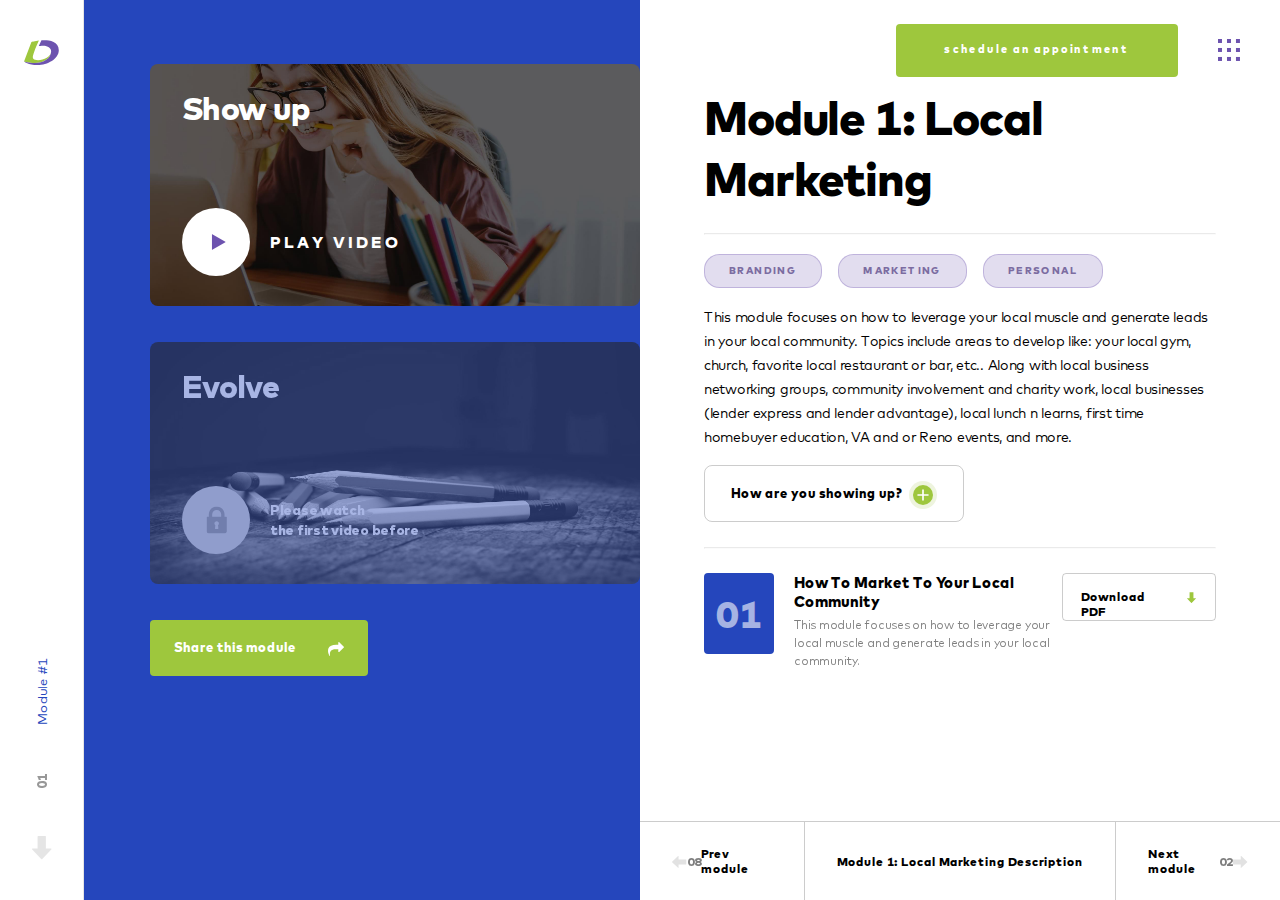
<file: BringItUp/modules.html>
<!DOCTYPE html><html lang="en"><head><meta charset="UTF-8"><meta name="viewport" content="width=device-width,initial-scale=1"><meta http-equiv="X-UA-Compatible" content="ie=edge"><title>Modules</title><!-- Favicon --><link rel="apple-touch-icon" sizes="57x57" href="assets/icons/favicon/apple-icon-57x57.png"><link rel="apple-touch-icon" sizes="60x60" href="assets/icons/favicon/apple-icon-60x60.png"><link rel="apple-touch-icon" sizes="72x72" href="assets/icons/favicon/apple-icon-72x72.png"><link rel="apple-touch-icon" sizes="76x76" href="assets/icons/favicon/apple-icon-76x76.png"><link rel="apple-touch-icon" sizes="114x114" href="assets/icons/favicon/apple-icon-114x114.png"><link rel="apple-touch-icon" sizes="120x120" href="assets/icons/favicon/apple-icon-120x120.png"><link rel="apple-touch-icon" sizes="144x144" href="assets/icons/favicon/apple-icon-144x144.png"><link rel="apple-touch-icon" sizes="152x152" href="assets/icons/favicon/apple-icon-152x152.png"><link rel="apple-touch-icon" sizes="180x180" href="assets/icons/favicon/apple-icon-180x180.png"><link rel="icon" type="image/png" sizes="192x192" href="assets/icons/favicon/android-icon-192x192.png"><link rel="icon" type="image/png" sizes="32x32" href="assets/icons/favicon/favicon-32x32.png"><link rel="icon" type="image/png" sizes="96x96" href="assets/icons/favicon/favicon-96x96.png"><link rel="icon" type="image/png" sizes="16x16" href="assets/icons/favicon/favicon-16x16.png"><link rel="manifest" href="assets/icons/favicon/manifest.json"><meta name="msapplication-TileColor" content="#ffffff"><meta name="msapplication-TileImage" content="assets/icons/favicon/ms-icon-144x144.png"><meta name="theme-color" content="#ffffff"><!-- Primary Meta Tags --><title>Bring it Up</title><meta name="title" content="Bring it Up"><meta name="description" content="Your way to better self"><!-- Open Graph / Facebook --><meta property="og:type" content="website"><meta property="og:url" content="https://metatags.io/"><meta property="og:title" content="Bring it Up"><meta property="og:description" content="Your way to better self"><meta property="og:image" content="https://metatags.io/assets/meta-tags-16a33a6a8531e519cc0936fbba0ad904e52d35f34a46c97a2c9f6f7dd7d336f2.png"><!-- Twitter --><meta property="twitter:card" content="summary_large_image"><meta property="twitter:url" content="https://metatags.io/"><meta property="twitter:title" content="Bring it Up"><meta property="twitter:description" content="Your way to better self"><meta property="twitter:image" content="https://metatags.io/assets/meta-tags-16a33a6a8531e519cc0936fbba0ad904e52d35f34a46c97a2c9f6f7dd7d336f2.png"><!-- Style --><link rel="stylesheet" href="assets/css/style.min.css"></head><body><div class="moduleapp"><div class="module" id="1"><div class="menu"><div class="evolve hidden">show<span>up:</span>evolve</div><div class="menu__block"><a class="btn menu__block-schedule">schedule an appointment </a><svg viewBox="0 0 22 22" fill="none" xmlns="http://www.w3.org/2000/svg"><rect x="8.98242" y="8.98242" width="4" height="4" fill="#6D53AF"/><rect width="3.98828" height="3.98828" fill="#6D53AF"/><rect x="8.98242" y="17.9648" width="4" height="4" fill="#6D53AF"/><rect y="8.98242" width="3.98828" height="3.98828" fill="#6D53AF"/><rect y="17.9648" width="4" height="4" fill="#6D53AF"/><rect x="17.9648" width="3.98828" height="3.98828" fill="#6D53AF"/><rect x="8.98242" width="3.98828" height="3.98828" fill="#6D53AF"/><rect x="17.9648" y="8.98242" width="4" height="4" fill="#6D53AF"/><rect x="17.9648" y="17.9648" width="4" height="4" fill="#6D53AF"/></svg></div></div><div class="sidecontrol"><a href="#"><svg width="35" height="25" viewBox="0 0 35 25" fill="none" xmlns="http://www.w3.org/2000/svg"><path fill-rule="evenodd" clip-rule="evenodd" d="M0.0371094 21.388L7.41866 2.12134C7.41866 2.12134 11.0514 1.16004 14.8913 0.592773C11.1097 8.48623 8.82759 15.8142 8.82759 16.9457C8.82759 18.0767 9.15378 20.1594 14.0216 20.1594C19.7984 20.1594 27.13 16.6202 27.13 11.2118C27.13 18.4392 19.4091 23.0112 10.905 23.0112C4.56389 23.0112 0.0371094 21.388 0.0371094 21.388Z" fill="#9EC73D"/><path fill-rule="evenodd" clip-rule="evenodd" d="M27.1304 11.212C27.1304 18.4393 19.4096 23.0114 10.9054 23.0114C4.56435 23.0114 0.108398 21.3882 0.108398 21.3882C0.108398 21.3882 3.92507 24.978 13.6608 24.978C23.3947 24.978 34.7983 18.9304 34.7983 10.1792C34.7983 -1.87078 17.4608 0.351842 17.4608 0.351842L14.8078 5.94232C14.8078 5.94232 17.2983 5.6566 19.3614 5.6566C22.2626 5.6566 27.1304 6.93577 27.1304 11.212Z" fill="#6D53AF"/></svg></a><div class="sidecontrol__controls"><a class="next" href="#"><svg viewBox="0 0 20 24" fill="none" xmlns="http://www.w3.org/2000/svg"><path opacity="0.1" d="M19.4155 12.9143C19.3432 12.7329 19.1746 12.6145 18.9874 12.6145H13.9114V0.485189C13.9114 0.217373 13.7039 0 13.4482 0H6.03659C5.78089 0 5.57335 0.217373 5.57335 0.485189V12.6145H0.477884C0.290755 12.6145 0.122127 12.7329 0.0498639 12.9134C-0.0214873 13.0949 0.0174236 13.3035 0.14992 13.4423L9.39126 23.1535C9.47833 23.2447 9.59602 23.2962 9.71922 23.2962C9.84243 23.2962 9.96012 23.2447 10.0472 23.1545L19.3154 13.4432C19.4479 13.3044 19.4877 13.0958 19.4155 12.9143Z" fill="#000"/></svg> </a><span class="sidecontrol__controls-count">01</span><div class="sidecontrol__controls-show regular">Module #1</div></div></div><div class="module__wrapper"><div class="module__video"><div class="module__video-item module__video-item_1"><div class="video__title">Show up</div><div data-url="ZpCluchEflg" class="play"><div class="play__circle"><svg viewBox="0 0 14 16" fill="none" xmlns="http://www.w3.org/2000/svg"><path d="M14 8L0 16V0L14 8Z" fill="#6D53AF"/></svg></div><div class="play__text">play video</div></div></div><div class="module__video-item module__video-item_2"><div class="video__title">Evolve</div><div data-url="jrTMMG0zJyI" class="play"><div class="play__circle closed"><svg class="lock" width="21" height="27" viewBox="0 0 21 27" fill="none" xmlns="http://www.w3.org/2000/svg"><g opacity="0.24"><path fill-rule="evenodd" clip-rule="evenodd" d="M19.6875 10.125H18V7.875C18 3.53271 14.4673 0 10.125 0C5.78265 0 2.25 3.53271 2.25 7.875V10.125H0.5625C0.251587 10.125 0 10.3766 0 10.6875V24.75C0 25.991 1.00909 27 2.25 27H18.0001C19.2409 27 20.25 25.991 20.25 24.75V10.6875C20.25 10.3766 19.9984 10.125 19.6875 10.125ZM11.8093 21.8755C11.8268 22.0342 11.7758 22.1935 11.6692 22.3127C11.5626 22.4319 11.4099 22.5 11.2501 22.5H9.00006C8.97614 22.5 8.95239 22.4985 8.92896 22.4956C8.87848 22.4891 8.82935 22.4758 8.78284 22.4564C8.70648 22.4244 8.63727 22.3757 8.58093 22.3127C8.54712 22.2749 8.51892 22.233 8.4967 22.1885C8.44885 22.0925 8.42883 21.9839 8.44086 21.8755L8.79572 18.6844C8.21948 18.2654 7.87506 17.6023 7.87506 16.875C7.87506 15.6342 8.88416 14.625 10.1251 14.625C11.366 14.625 12.3751 15.634 12.3751 16.875C12.3751 17.6023 12.0307 18.2654 11.4545 18.6844L11.8093 21.8755ZM5.625 7.875V10.125H14.6249V7.875C14.6249 5.39368 12.6063 3.375 10.125 3.375C7.64374 3.375 5.625 5.39368 5.625 7.875Z" fill="black"/></g></svg></div><div class="play__text attention">Please watch<br>the first video before</div></div></div><button class="btn"><div class="share">Share this module</div><svg width="16" height="14" viewBox="0 0 16 14" fill="none" xmlns="http://www.w3.org/2000/svg"><path fill-rule="evenodd" clip-rule="evenodd" d="M15.8305 4.64626L11.259 0.166292C11.1459 0.055441 11.012 0 10.8572 0C10.7025 0 10.5685 0.055441 10.4555 0.166292C10.3423 0.277205 10.2857 0.408467 10.2857 0.56011V2.80009H8.28572C4.04151 2.80009 1.43748 3.97554 0.473063 6.32637C0.157677 7.10794 0 8.07931 0 9.24014C0 10.2084 0.377994 11.5238 1.13392 13.1863C1.15175 13.2273 1.18289 13.2971 1.22761 13.3962C1.2723 13.4953 1.31242 13.5828 1.34814 13.6587C1.38398 13.7345 1.42269 13.7986 1.46432 13.8511C1.53568 13.9503 1.61905 14 1.71431 14C1.8036 14 1.87355 13.9709 1.92418 13.9125C1.97469 13.8542 1.99999 13.7812 1.99999 13.694C1.99999 13.6413 1.99255 13.5641 1.97763 13.462C1.96274 13.3598 1.95527 13.2915 1.95527 13.2564C1.92547 12.8599 1.91058 12.5009 1.91058 12.1803C1.91058 11.5911 1.96274 11.0632 2.06682 10.5966C2.17105 10.1298 2.31537 9.72596 2.49995 9.38467C2.68449 9.04326 2.9225 8.74889 3.21425 8.50095C3.50587 8.25302 3.81981 8.05037 4.15612 7.89285C4.49249 7.73529 4.88831 7.61132 5.34367 7.52094C5.79901 7.43053 6.25731 7.3678 6.71868 7.33277C7.18004 7.29774 7.70236 7.28033 8.28572 7.28033H10.2857V9.52037C10.2857 9.67202 10.3422 9.80331 10.4552 9.9141C10.5684 10.0248 10.7023 10.0803 10.857 10.0803C11.0117 10.0803 11.1457 10.0248 11.259 9.9141L15.8304 5.43398C15.9435 5.32313 16 5.19193 16 5.04026C16 4.88861 15.9435 4.75732 15.8305 4.64626Z" fill="white"/></svg></button></div><div class="module__info"><div class="title">Module 1: Local Marketing</div><hr><div class="module__info-tags"><div class="badge">branding</div><div class="badge">marketing</div><div class="badge">personal</div></div><div class="module__info-descr">This module focuses on how to leverage your local muscle and generate leads in your local community. Topics include areas to develop like: your local gym, church, favorite local restaurant or bar, etc.. Along with local business networking groups, community involvement and charity work, local businesses (lender express and lender advantage), local lunch n learns, first time homebuyer education, VA and or Reno events, and more.</div><div class="module__info-show"><div class="show">How are you showing up?</div><div class="plus"><div class="plus__content"><svg viewBox="0 0 12 12" fill="none" xmlns="http://www.w3.org/2000/svg"><path d="M5.16699 1.00033C5.16699 0.540088 5.54009 0.166992 6.00033 0.166992C6.46056 0.166992 6.83366 0.540088 6.83366 1.00033V11.0003C6.83366 11.4606 6.46056 11.8337 6.00033 11.8337C5.54009 11.8337 5.16699 11.4606 5.16699 11.0003V1.00033Z" fill="white"/><path d="M1.00033 6.83366C0.540088 6.83366 0.166992 6.46056 0.166992 6.00033C0.166992 5.54009 0.540088 5.16699 1.00033 5.16699H11.0003C11.4606 5.16699 11.8337 5.54009 11.8337 6.00033C11.8337 6.46056 11.4606 6.83366 11.0003 6.83366H1.00033Z" fill="white"/></svg></div></div></div><div class="msg">Lorem ipsum dolor sit amet, consectetur adipiscing elit, sed do eiusmod tempor incididunt ut labore et dolore magna aliqua. Ut enim ad minim veniam, quis nostrud exercitation ullamco laboris nisi ut aliquip ex ea commodo consequat. Duis aute irure dolor in reprehenderit in voluptate velit esse cillum dolore eu fugiat nulla pariatur. Excepteur sint occaecat cupidatat non proident, sunt in culpa qui officia deserunt mollit anim id est laborum.</div><hr><div class="module__info-book"><div class="book"><div class="book__cover">01</div><div class="book__info"><div class="book__info-name">How To Market To Your Local Community</div><div class="book__info-descr">This module focuses on how to leverage your<br>local muscle and generate leads in your local<br>community.</div></div></div><div class="download"><div class="download__text">Download PDF</div><svg width="12" height="14" viewBox="0 0 12 14" fill="none" xmlns="http://www.w3.org/2000/svg"><path fill-rule="evenodd" clip-rule="evenodd" d="M11.0729 7.37079C11.0317 7.26723 10.9354 7.19966 10.8286 7.19966H7.93152V0.276919C7.93152 0.124064 7.81307 0 7.66713 0H3.43699C3.29105 0 3.1726 0.124064 3.1726 0.276919V7.19968H0.264389C0.157587 7.19968 0.0613428 7.26726 0.020099 7.37027C-0.0206243 7.47383 0.00158393 7.59291 0.0772058 7.67211L5.35165 13.2147C5.40135 13.2668 5.46852 13.2962 5.53884 13.2962C5.60915 13.2962 5.67632 13.2668 5.72602 13.2153L11.0158 7.67266C11.0914 7.59343 11.1142 7.47437 11.0729 7.37079Z" fill="#9EC73D"/></svg></div></div><div class="module__info-controls"><div class="prev"><a class="prevmodule" href="#"><svg width="15" height="12" viewBox="0 0 15 12" fill="none" xmlns="http://www.w3.org/2000/svg"><path d="M6.371 11.9057C6.48234 11.8614 6.555 11.7579 6.555 11.643V8.52805L13.9984 8.52805C14.1627 8.52805 14.2961 8.40069 14.2961 8.24377L14.2961 3.69548C14.2961 3.53857 14.1627 3.41121 13.9984 3.41121L6.55497 3.41121L6.55497 0.284274C6.55497 0.169439 6.48231 0.0659564 6.37156 0.0216107C6.26021 -0.0221754 6.13218 0.00170305 6.04701 0.0830124L0.0875187 5.75415C0.0315533 5.80758 -1.62125e-05 5.8798 -1.62125e-05 5.95541C-1.62125e-05 6.03102 0.0315533 6.10324 0.0869322 6.15667L6.04643 11.8443C6.13162 11.9256 6.25963 11.9501 6.371 11.9057Z" fill="#E2E2E2"/></svg></a><div class="prev__counter">08</div><div class="prev__text">Prev module</div></div><div class="current">Module 1: Local Marketing Description</div><div class="next"><div class="next__text">Next module</div><div class="next__counter">02</div><a class="nextmodule" href="#"><svg width="15" height="12" viewBox="0 0 15 12" fill="none" xmlns="http://www.w3.org/2000/svg"><path d="M7.92514 11.9057C7.8138 11.8614 7.74114 11.7579 7.74114 11.643V8.52805L0.297746 8.52805C0.133395 8.52805 0 8.40069 0 8.24377L0 3.69548C0 3.53857 0.133395 3.41121 0.297746 3.41121L7.74117 3.41121L7.74117 0.284274C7.74117 0.169439 7.81383 0.0659564 7.92459 0.0216107C8.03593 -0.0221754 8.16397 0.00170305 8.24913 0.0830124L14.2086 5.75415C14.2646 5.80758 14.2962 5.8798 14.2962 5.95541C14.2962 6.03102 14.2646 6.10324 14.2092 6.15667L8.24971 11.8443C8.16452 11.9256 8.03652 11.9501 7.92514 11.9057Z" fill="#E2E2E2"/></svg></a></div></div></div></div></div><div class="module" id="2"><div class="menu"><div class="evolve hidden">show<span>up:</span>evolve</div><div class="menu__block"><a class="btn menu__block-schedule">schedule an appointment </a><svg viewBox="0 0 22 22" fill="none" xmlns="http://www.w3.org/2000/svg"><rect x="8.98242" y="8.98242" width="4" height="4" fill="#6D53AF"/><rect width="3.98828" height="3.98828" fill="#6D53AF"/><rect x="8.98242" y="17.9648" width="4" height="4" fill="#6D53AF"/><rect y="8.98242" width="3.98828" height="3.98828" fill="#6D53AF"/><rect y="17.9648" width="4" height="4" fill="#6D53AF"/><rect x="17.9648" width="3.98828" height="3.98828" fill="#6D53AF"/><rect x="8.98242" width="3.98828" height="3.98828" fill="#6D53AF"/><rect x="17.9648" y="8.98242" width="4" height="4" fill="#6D53AF"/><rect x="17.9648" y="17.9648" width="4" height="4" fill="#6D53AF"/></svg></div></div><div class="sidecontrol"><a href="#"><svg width="35" height="25" viewBox="0 0 35 25" fill="none" xmlns="http://www.w3.org/2000/svg"><path fill-rule="evenodd" clip-rule="evenodd" d="M0.0371094 21.388L7.41866 2.12134C7.41866 2.12134 11.0514 1.16004 14.8913 0.592773C11.1097 8.48623 8.82759 15.8142 8.82759 16.9457C8.82759 18.0767 9.15378 20.1594 14.0216 20.1594C19.7984 20.1594 27.13 16.6202 27.13 11.2118C27.13 18.4392 19.4091 23.0112 10.905 23.0112C4.56389 23.0112 0.0371094 21.388 0.0371094 21.388Z" fill="#9EC73D"/><path fill-rule="evenodd" clip-rule="evenodd" d="M27.1304 11.212C27.1304 18.4393 19.4096 23.0114 10.9054 23.0114C4.56435 23.0114 0.108398 21.3882 0.108398 21.3882C0.108398 21.3882 3.92507 24.978 13.6608 24.978C23.3947 24.978 34.7983 18.9304 34.7983 10.1792C34.7983 -1.87078 17.4608 0.351842 17.4608 0.351842L14.8078 5.94232C14.8078 5.94232 17.2983 5.6566 19.3614 5.6566C22.2626 5.6566 27.1304 6.93577 27.1304 11.212Z" fill="#6D53AF"/></svg></a><div class="sidecontrol__controls"><a class="next" href="#"><svg viewBox="0 0 20 24" fill="none" xmlns="http://www.w3.org/2000/svg"><path opacity="0.1" d="M19.4155 12.9143C19.3432 12.7329 19.1746 12.6145 18.9874 12.6145H13.9114V0.485189C13.9114 0.217373 13.7039 0 13.4482 0H6.03659C5.78089 0 5.57335 0.217373 5.57335 0.485189V12.6145H0.477884C0.290755 12.6145 0.122127 12.7329 0.0498639 12.9134C-0.0214873 13.0949 0.0174236 13.3035 0.14992 13.4423L9.39126 23.1535C9.47833 23.2447 9.59602 23.2962 9.71922 23.2962C9.84243 23.2962 9.96012 23.2447 10.0472 23.1545L19.3154 13.4432C19.4479 13.3044 19.4877 13.0958 19.4155 12.9143Z" fill="#000"/></svg> </a><span class="sidecontrol__controls-count">02</span><div class="sidecontrol__controls-show regular">Module #2</div></div></div><div class="module__wrapper"><div class="module__video"><div class="module__video-item module__video-item_3"><div class="video__title">Show up</div><div data-url="aQ-2JkcdbQA" class="play"><div class="play__circle"><svg viewBox="0 0 14 16" fill="none" xmlns="http://www.w3.org/2000/svg"><path d="M14 8L0 16V0L14 8Z" fill="#6D53AF"/></svg></div><div class="play__text">play video</div></div></div><div class="module__video-item module__video-item_4"><div class="video__title">Evolve</div><div data-url="KOX67QP75ZY" class="play"><div class="play__circle closed"><svg class="lock" width="21" height="27" viewBox="0 0 21 27" fill="none" xmlns="http://www.w3.org/2000/svg"><g opacity="0.24"><path fill-rule="evenodd" clip-rule="evenodd" d="M19.6875 10.125H18V7.875C18 3.53271 14.4673 0 10.125 0C5.78265 0 2.25 3.53271 2.25 7.875V10.125H0.5625C0.251587 10.125 0 10.3766 0 10.6875V24.75C0 25.991 1.00909 27 2.25 27H18.0001C19.2409 27 20.25 25.991 20.25 24.75V10.6875C20.25 10.3766 19.9984 10.125 19.6875 10.125ZM11.8093 21.8755C11.8268 22.0342 11.7758 22.1935 11.6692 22.3127C11.5626 22.4319 11.4099 22.5 11.2501 22.5H9.00006C8.97614 22.5 8.95239 22.4985 8.92896 22.4956C8.87848 22.4891 8.82935 22.4758 8.78284 22.4564C8.70648 22.4244 8.63727 22.3757 8.58093 22.3127C8.54712 22.2749 8.51892 22.233 8.4967 22.1885C8.44885 22.0925 8.42883 21.9839 8.44086 21.8755L8.79572 18.6844C8.21948 18.2654 7.87506 17.6023 7.87506 16.875C7.87506 15.6342 8.88416 14.625 10.1251 14.625C11.366 14.625 12.3751 15.634 12.3751 16.875C12.3751 17.6023 12.0307 18.2654 11.4545 18.6844L11.8093 21.8755ZM5.625 7.875V10.125H14.6249V7.875C14.6249 5.39368 12.6063 3.375 10.125 3.375C7.64374 3.375 5.625 5.39368 5.625 7.875Z" fill="black"/></g></svg></div><div class="play__text attention">Please watch<br>the first video before</div></div></div><button class="btn"><div class="share">Share this module</div><svg width="16" height="14" viewBox="0 0 16 14" fill="none" xmlns="http://www.w3.org/2000/svg"><path fill-rule="evenodd" clip-rule="evenodd" d="M15.8305 4.64626L11.259 0.166292C11.1459 0.055441 11.012 0 10.8572 0C10.7025 0 10.5685 0.055441 10.4555 0.166292C10.3423 0.277205 10.2857 0.408467 10.2857 0.56011V2.80009H8.28572C4.04151 2.80009 1.43748 3.97554 0.473063 6.32637C0.157677 7.10794 0 8.07931 0 9.24014C0 10.2084 0.377994 11.5238 1.13392 13.1863C1.15175 13.2273 1.18289 13.2971 1.22761 13.3962C1.2723 13.4953 1.31242 13.5828 1.34814 13.6587C1.38398 13.7345 1.42269 13.7986 1.46432 13.8511C1.53568 13.9503 1.61905 14 1.71431 14C1.8036 14 1.87355 13.9709 1.92418 13.9125C1.97469 13.8542 1.99999 13.7812 1.99999 13.694C1.99999 13.6413 1.99255 13.5641 1.97763 13.462C1.96274 13.3598 1.95527 13.2915 1.95527 13.2564C1.92547 12.8599 1.91058 12.5009 1.91058 12.1803C1.91058 11.5911 1.96274 11.0632 2.06682 10.5966C2.17105 10.1298 2.31537 9.72596 2.49995 9.38467C2.68449 9.04326 2.9225 8.74889 3.21425 8.50095C3.50587 8.25302 3.81981 8.05037 4.15612 7.89285C4.49249 7.73529 4.88831 7.61132 5.34367 7.52094C5.79901 7.43053 6.25731 7.3678 6.71868 7.33277C7.18004 7.29774 7.70236 7.28033 8.28572 7.28033H10.2857V9.52037C10.2857 9.67202 10.3422 9.80331 10.4552 9.9141C10.5684 10.0248 10.7023 10.0803 10.857 10.0803C11.0117 10.0803 11.1457 10.0248 11.259 9.9141L15.8304 5.43398C15.9435 5.32313 16 5.19193 16 5.04026C16 4.88861 15.9435 4.75732 15.8305 4.64626Z" fill="white"/></svg></button></div><div class="module__info"><div class="title">Module 2: Quoting</div><hr><div class="module__info-tags"><div class="badge">Objection Handling</div><div class="badge">Mortgage Coach</div><div class="badge">CRM</div></div><div class="module__info-descr">This module will develop and improve your consultative and quoting skills (along with follow up). It will have sections on scripting and objection handling against modern issues. It will also train LO’s how to quote in this new market leveraging tools like Mortgage Coach and CRM. It will create a customer presentation for the quote process that includes testimonials, UVP of the LO, etc…</div><div class="module__info-show"><div class="show">How are you showing up?</div><div class="plus"><div class="plus__content"><svg viewBox="0 0 12 12" fill="none" xmlns="http://www.w3.org/2000/svg"><path d="M5.16699 1.00033C5.16699 0.540088 5.54009 0.166992 6.00033 0.166992C6.46056 0.166992 6.83366 0.540088 6.83366 1.00033V11.0003C6.83366 11.4606 6.46056 11.8337 6.00033 11.8337C5.54009 11.8337 5.16699 11.4606 5.16699 11.0003V1.00033Z" fill="white"/><path d="M1.00033 6.83366C0.540088 6.83366 0.166992 6.46056 0.166992 6.00033C0.166992 5.54009 0.540088 5.16699 1.00033 5.16699H11.0003C11.4606 5.16699 11.8337 5.54009 11.8337 6.00033C11.8337 6.46056 11.4606 6.83366 11.0003 6.83366H1.00033Z" fill="white"/></svg></div></div></div><div class="msg">Lorem ipsum dolor sit amet, consectetur adipiscing elit, sed do eiusmod tempor incididunt ut labore et dolore magna aliqua. Ut enim ad minim veniam, quis nostrud exercitation ullamco laboris nisi ut aliquip ex ea commodo consequat. Duis aute irure dolor in reprehenderit in voluptate velit esse cillum dolore eu fugiat nulla pariatur. Excepteur sint occaecat cupidatat non proident, sunt in culpa qui officia deserunt mollit anim id est laborum.</div><hr><div class="module__info-book"><div class="book"><div class="book__cover">02</div><div class="book__info"><div class="book__info-name">5 Steps To Building More Value In Your Quote</div><div class="book__info-descr">This module focuses on how to leverage your<br>local muscle and generate leads in your local<br>community.</div></div></div><div class="download"><div class="download__text">Download PDF</div><svg width="12" height="14" viewBox="0 0 12 14" fill="none" xmlns="http://www.w3.org/2000/svg"><path fill-rule="evenodd" clip-rule="evenodd" d="M11.0729 7.37079C11.0317 7.26723 10.9354 7.19966 10.8286 7.19966H7.93152V0.276919C7.93152 0.124064 7.81307 0 7.66713 0H3.43699C3.29105 0 3.1726 0.124064 3.1726 0.276919V7.19968H0.264389C0.157587 7.19968 0.0613428 7.26726 0.020099 7.37027C-0.0206243 7.47383 0.00158393 7.59291 0.0772058 7.67211L5.35165 13.2147C5.40135 13.2668 5.46852 13.2962 5.53884 13.2962C5.60915 13.2962 5.67632 13.2668 5.72602 13.2153L11.0158 7.67266C11.0914 7.59343 11.1142 7.47437 11.0729 7.37079Z" fill="#9EC73D"/></svg></div></div><div class="module__info-controls"><div class="prev"><a class="prevmodule" href="#"><svg width="15" height="12" viewBox="0 0 15 12" fill="none" xmlns="http://www.w3.org/2000/svg"><path d="M6.371 11.9057C6.48234 11.8614 6.555 11.7579 6.555 11.643V8.52805L13.9984 8.52805C14.1627 8.52805 14.2961 8.40069 14.2961 8.24377L14.2961 3.69548C14.2961 3.53857 14.1627 3.41121 13.9984 3.41121L6.55497 3.41121L6.55497 0.284274C6.55497 0.169439 6.48231 0.0659564 6.37156 0.0216107C6.26021 -0.0221754 6.13218 0.00170305 6.04701 0.0830124L0.0875187 5.75415C0.0315533 5.80758 -1.62125e-05 5.8798 -1.62125e-05 5.95541C-1.62125e-05 6.03102 0.0315533 6.10324 0.0869322 6.15667L6.04643 11.8443C6.13162 11.9256 6.25963 11.9501 6.371 11.9057Z" fill="#E2E2E2"/></svg></a><div class="prev__counter">01</div><div class="prev__text">Prev module</div></div><div class="current">Module 2: Quoting</div><div class="next"><div class="next__text">Next module</div><div class="next__counter">03</div><a class="nextmodule" href="#"><svg width="15" height="12" viewBox="0 0 15 12" fill="none" xmlns="http://www.w3.org/2000/svg"><path d="M7.92514 11.9057C7.8138 11.8614 7.74114 11.7579 7.74114 11.643V8.52805L0.297746 8.52805C0.133395 8.52805 0 8.40069 0 8.24377L0 3.69548C0 3.53857 0.133395 3.41121 0.297746 3.41121L7.74117 3.41121L7.74117 0.284274C7.74117 0.169439 7.81383 0.0659564 7.92459 0.0216107C8.03593 -0.0221754 8.16397 0.00170305 8.24913 0.0830124L14.2086 5.75415C14.2646 5.80758 14.2962 5.8798 14.2962 5.95541C14.2962 6.03102 14.2646 6.10324 14.2092 6.15667L8.24971 11.8443C8.16452 11.9256 8.03652 11.9501 7.92514 11.9057Z" fill="#E2E2E2"/></svg></a></div></div></div></div></div><div class="module" id="3"><div class="menu"><div class="evolve hidden">show<span>up:</span>evolve</div><div class="menu__block"><a class="btn menu__block-schedule">schedule an appointment </a><svg viewBox="0 0 22 22" fill="none" xmlns="http://www.w3.org/2000/svg"><rect x="8.98242" y="8.98242" width="4" height="4" fill="#6D53AF"/><rect width="3.98828" height="3.98828" fill="#6D53AF"/><rect x="8.98242" y="17.9648" width="4" height="4" fill="#6D53AF"/><rect y="8.98242" width="3.98828" height="3.98828" fill="#6D53AF"/><rect y="17.9648" width="4" height="4" fill="#6D53AF"/><rect x="17.9648" width="3.98828" height="3.98828" fill="#6D53AF"/><rect x="8.98242" width="3.98828" height="3.98828" fill="#6D53AF"/><rect x="17.9648" y="8.98242" width="4" height="4" fill="#6D53AF"/><rect x="17.9648" y="17.9648" width="4" height="4" fill="#6D53AF"/></svg></div></div><div class="sidecontrol"><a href="#"><svg width="35" height="25" viewBox="0 0 35 25" fill="none" xmlns="http://www.w3.org/2000/svg"><path fill-rule="evenodd" clip-rule="evenodd" d="M0.0371094 21.388L7.41866 2.12134C7.41866 2.12134 11.0514 1.16004 14.8913 0.592773C11.1097 8.48623 8.82759 15.8142 8.82759 16.9457C8.82759 18.0767 9.15378 20.1594 14.0216 20.1594C19.7984 20.1594 27.13 16.6202 27.13 11.2118C27.13 18.4392 19.4091 23.0112 10.905 23.0112C4.56389 23.0112 0.0371094 21.388 0.0371094 21.388Z" fill="#9EC73D"/><path fill-rule="evenodd" clip-rule="evenodd" d="M27.1304 11.212C27.1304 18.4393 19.4096 23.0114 10.9054 23.0114C4.56435 23.0114 0.108398 21.3882 0.108398 21.3882C0.108398 21.3882 3.92507 24.978 13.6608 24.978C23.3947 24.978 34.7983 18.9304 34.7983 10.1792C34.7983 -1.87078 17.4608 0.351842 17.4608 0.351842L14.8078 5.94232C14.8078 5.94232 17.2983 5.6566 19.3614 5.6566C22.2626 5.6566 27.1304 6.93577 27.1304 11.212Z" fill="#6D53AF"/></svg></a><div class="sidecontrol__controls"><a class="next" href="#"><svg viewBox="0 0 20 24" fill="none" xmlns="http://www.w3.org/2000/svg"><path opacity="0.1" d="M19.4155 12.9143C19.3432 12.7329 19.1746 12.6145 18.9874 12.6145H13.9114V0.485189C13.9114 0.217373 13.7039 0 13.4482 0H6.03659C5.78089 0 5.57335 0.217373 5.57335 0.485189V12.6145H0.477884C0.290755 12.6145 0.122127 12.7329 0.0498639 12.9134C-0.0214873 13.0949 0.0174236 13.3035 0.14992 13.4423L9.39126 23.1535C9.47833 23.2447 9.59602 23.2962 9.71922 23.2962C9.84243 23.2962 9.96012 23.2447 10.0472 23.1545L19.3154 13.4432C19.4479 13.3044 19.4877 13.0958 19.4155 12.9143Z" fill="#000"/></svg> </a><span class="sidecontrol__controls-count">03</span><div class="sidecontrol__controls-show regular">Module #3</div></div></div><div class="module__wrapper"><div class="module__video"><div class="module__video-item module__video-item_1"><div class="video__title">Show up</div><div data-url="ZpCluchEflg" class="play"><div class="play__circle"><svg viewBox="0 0 14 16" fill="none" xmlns="http://www.w3.org/2000/svg"><path d="M14 8L0 16V0L14 8Z" fill="#6D53AF"/></svg></div><div class="play__text">play video</div></div></div><div class="module__video-item module__video-item_2"><div class="video__title">Evolve</div><div data-url="jrTMMG0zJyI" class="play"><div class="play__circle closed"><svg class="lock" width="21" height="27" viewBox="0 0 21 27" fill="none" xmlns="http://www.w3.org/2000/svg"><g opacity="0.24"><path fill-rule="evenodd" clip-rule="evenodd" d="M19.6875 10.125H18V7.875C18 3.53271 14.4673 0 10.125 0C5.78265 0 2.25 3.53271 2.25 7.875V10.125H0.5625C0.251587 10.125 0 10.3766 0 10.6875V24.75C0 25.991 1.00909 27 2.25 27H18.0001C19.2409 27 20.25 25.991 20.25 24.75V10.6875C20.25 10.3766 19.9984 10.125 19.6875 10.125ZM11.8093 21.8755C11.8268 22.0342 11.7758 22.1935 11.6692 22.3127C11.5626 22.4319 11.4099 22.5 11.2501 22.5H9.00006C8.97614 22.5 8.95239 22.4985 8.92896 22.4956C8.87848 22.4891 8.82935 22.4758 8.78284 22.4564C8.70648 22.4244 8.63727 22.3757 8.58093 22.3127C8.54712 22.2749 8.51892 22.233 8.4967 22.1885C8.44885 22.0925 8.42883 21.9839 8.44086 21.8755L8.79572 18.6844C8.21948 18.2654 7.87506 17.6023 7.87506 16.875C7.87506 15.6342 8.88416 14.625 10.1251 14.625C11.366 14.625 12.3751 15.634 12.3751 16.875C12.3751 17.6023 12.0307 18.2654 11.4545 18.6844L11.8093 21.8755ZM5.625 7.875V10.125H14.6249V7.875C14.6249 5.39368 12.6063 3.375 10.125 3.375C7.64374 3.375 5.625 5.39368 5.625 7.875Z" fill="black"/></g></svg></div><div class="play__text attention">Please watch<br>the first video before</div></div></div><button class="btn"><div class="share">Share this module</div><svg width="16" height="14" viewBox="0 0 16 14" fill="none" xmlns="http://www.w3.org/2000/svg"><path fill-rule="evenodd" clip-rule="evenodd" d="M15.8305 4.64626L11.259 0.166292C11.1459 0.055441 11.012 0 10.8572 0C10.7025 0 10.5685 0.055441 10.4555 0.166292C10.3423 0.277205 10.2857 0.408467 10.2857 0.56011V2.80009H8.28572C4.04151 2.80009 1.43748 3.97554 0.473063 6.32637C0.157677 7.10794 0 8.07931 0 9.24014C0 10.2084 0.377994 11.5238 1.13392 13.1863C1.15175 13.2273 1.18289 13.2971 1.22761 13.3962C1.2723 13.4953 1.31242 13.5828 1.34814 13.6587C1.38398 13.7345 1.42269 13.7986 1.46432 13.8511C1.53568 13.9503 1.61905 14 1.71431 14C1.8036 14 1.87355 13.9709 1.92418 13.9125C1.97469 13.8542 1.99999 13.7812 1.99999 13.694C1.99999 13.6413 1.99255 13.5641 1.97763 13.462C1.96274 13.3598 1.95527 13.2915 1.95527 13.2564C1.92547 12.8599 1.91058 12.5009 1.91058 12.1803C1.91058 11.5911 1.96274 11.0632 2.06682 10.5966C2.17105 10.1298 2.31537 9.72596 2.49995 9.38467C2.68449 9.04326 2.9225 8.74889 3.21425 8.50095C3.50587 8.25302 3.81981 8.05037 4.15612 7.89285C4.49249 7.73529 4.88831 7.61132 5.34367 7.52094C5.79901 7.43053 6.25731 7.3678 6.71868 7.33277C7.18004 7.29774 7.70236 7.28033 8.28572 7.28033H10.2857V9.52037C10.2857 9.67202 10.3422 9.80331 10.4552 9.9141C10.5684 10.0248 10.7023 10.0803 10.857 10.0803C11.0117 10.0803 11.1457 10.0248 11.259 9.9141L15.8304 5.43398C15.9435 5.32313 16 5.19193 16 5.04026C16 4.88861 15.9435 4.75732 15.8305 4.64626Z" fill="white"/></svg></button></div><div class="module__info"><div class="title">Module 3: Local Marketing</div><hr><div class="module__info-tags"><div class="badge">branding</div><div class="badge">marketing</div><div class="badge">personal</div></div><div class="module__info-descr">This module focuses on how to leverage your local muscle and generate leads in your local community. Topics include areas to develop like: your local gym, church, favorite local restaurant or bar, etc.. Along with local business networking groups, community involvement and charity work, local businesses (lender express and lender advantage), local lunch n learns, first time homebuyer education, VA and or Reno events, and more.</div><div class="module__info-show"><div class="show">How are you showing up?</div><div class="plus"><div class="plus__content"><svg viewBox="0 0 12 12" fill="none" xmlns="http://www.w3.org/2000/svg"><path d="M5.16699 1.00033C5.16699 0.540088 5.54009 0.166992 6.00033 0.166992C6.46056 0.166992 6.83366 0.540088 6.83366 1.00033V11.0003C6.83366 11.4606 6.46056 11.8337 6.00033 11.8337C5.54009 11.8337 5.16699 11.4606 5.16699 11.0003V1.00033Z" fill="white"/><path d="M1.00033 6.83366C0.540088 6.83366 0.166992 6.46056 0.166992 6.00033C0.166992 5.54009 0.540088 5.16699 1.00033 5.16699H11.0003C11.4606 5.16699 11.8337 5.54009 11.8337 6.00033C11.8337 6.46056 11.4606 6.83366 11.0003 6.83366H1.00033Z" fill="white"/></svg></div></div></div><div class="msg">Lorem ipsum dolor sit amet, consectetur adipiscing elit, sed do eiusmod tempor incididunt ut labore et dolore magna aliqua. Ut enim ad minim veniam, quis nostrud exercitation ullamco laboris nisi ut aliquip ex ea commodo consequat. Duis aute irure dolor in reprehenderit in voluptate velit esse cillum dolore eu fugiat nulla pariatur. Excepteur sint occaecat cupidatat non proident, sunt in culpa qui officia deserunt mollit anim id est laborum.</div><hr><div class="module__info-book"><div class="book"><div class="book__cover">03</div><div class="book__info"><div class="book__info-name">How To Market To Your Local Community</div><div class="book__info-descr">This module focuses on how to leverage your<br>local muscle and generate leads in your local<br>community.</div></div></div><div class="download"><div class="download__text">Download PDF</div><svg width="12" height="14" viewBox="0 0 12 14" fill="none" xmlns="http://www.w3.org/2000/svg"><path fill-rule="evenodd" clip-rule="evenodd" d="M11.0729 7.37079C11.0317 7.26723 10.9354 7.19966 10.8286 7.19966H7.93152V0.276919C7.93152 0.124064 7.81307 0 7.66713 0H3.43699C3.29105 0 3.1726 0.124064 3.1726 0.276919V7.19968H0.264389C0.157587 7.19968 0.0613428 7.26726 0.020099 7.37027C-0.0206243 7.47383 0.00158393 7.59291 0.0772058 7.67211L5.35165 13.2147C5.40135 13.2668 5.46852 13.2962 5.53884 13.2962C5.60915 13.2962 5.67632 13.2668 5.72602 13.2153L11.0158 7.67266C11.0914 7.59343 11.1142 7.47437 11.0729 7.37079Z" fill="#9EC73D"/></svg></div></div><div class="module__info-controls"><div class="prev"><a class="prevmodule" href="#"><svg width="15" height="12" viewBox="0 0 15 12" fill="none" xmlns="http://www.w3.org/2000/svg"><path d="M6.371 11.9057C6.48234 11.8614 6.555 11.7579 6.555 11.643V8.52805L13.9984 8.52805C14.1627 8.52805 14.2961 8.40069 14.2961 8.24377L14.2961 3.69548C14.2961 3.53857 14.1627 3.41121 13.9984 3.41121L6.55497 3.41121L6.55497 0.284274C6.55497 0.169439 6.48231 0.0659564 6.37156 0.0216107C6.26021 -0.0221754 6.13218 0.00170305 6.04701 0.0830124L0.0875187 5.75415C0.0315533 5.80758 -1.62125e-05 5.8798 -1.62125e-05 5.95541C-1.62125e-05 6.03102 0.0315533 6.10324 0.0869322 6.15667L6.04643 11.8443C6.13162 11.9256 6.25963 11.9501 6.371 11.9057Z" fill="#E2E2E2"/></svg></a><div class="prev__counter">02</div><div class="prev__text">Prev module</div></div><div class="current">Module 3: Local Marketing Description</div><div class="next"><div class="next__text">Next module</div><div class="next__counter">04</div><a class="nextmodule" href="#"><svg width="15" height="12" viewBox="0 0 15 12" fill="none" xmlns="http://www.w3.org/2000/svg"><path d="M7.92514 11.9057C7.8138 11.8614 7.74114 11.7579 7.74114 11.643V8.52805L0.297746 8.52805C0.133395 8.52805 0 8.40069 0 8.24377L0 3.69548C0 3.53857 0.133395 3.41121 0.297746 3.41121L7.74117 3.41121L7.74117 0.284274C7.74117 0.169439 7.81383 0.0659564 7.92459 0.0216107C8.03593 -0.0221754 8.16397 0.00170305 8.24913 0.0830124L14.2086 5.75415C14.2646 5.80758 14.2962 5.8798 14.2962 5.95541C14.2962 6.03102 14.2646 6.10324 14.2092 6.15667L8.24971 11.8443C8.16452 11.9256 8.03652 11.9501 7.92514 11.9057Z" fill="#E2E2E2"/></svg></a></div></div></div></div></div><div class="module" id="4"><div class="menu"><div class="evolve hidden">show<span>up:</span>evolve</div><div class="menu__block"><a class="btn menu__block-schedule">schedule an appointment </a><svg viewBox="0 0 22 22" fill="none" xmlns="http://www.w3.org/2000/svg"><rect x="8.98242" y="8.98242" width="4" height="4" fill="#6D53AF"/><rect width="3.98828" height="3.98828" fill="#6D53AF"/><rect x="8.98242" y="17.9648" width="4" height="4" fill="#6D53AF"/><rect y="8.98242" width="3.98828" height="3.98828" fill="#6D53AF"/><rect y="17.9648" width="4" height="4" fill="#6D53AF"/><rect x="17.9648" width="3.98828" height="3.98828" fill="#6D53AF"/><rect x="8.98242" width="3.98828" height="3.98828" fill="#6D53AF"/><rect x="17.9648" y="8.98242" width="4" height="4" fill="#6D53AF"/><rect x="17.9648" y="17.9648" width="4" height="4" fill="#6D53AF"/></svg></div></div><div class="sidecontrol"><a href="#"><svg width="35" height="25" viewBox="0 0 35 25" fill="none" xmlns="http://www.w3.org/2000/svg"><path fill-rule="evenodd" clip-rule="evenodd" d="M0.0371094 21.388L7.41866 2.12134C7.41866 2.12134 11.0514 1.16004 14.8913 0.592773C11.1097 8.48623 8.82759 15.8142 8.82759 16.9457C8.82759 18.0767 9.15378 20.1594 14.0216 20.1594C19.7984 20.1594 27.13 16.6202 27.13 11.2118C27.13 18.4392 19.4091 23.0112 10.905 23.0112C4.56389 23.0112 0.0371094 21.388 0.0371094 21.388Z" fill="#9EC73D"/><path fill-rule="evenodd" clip-rule="evenodd" d="M27.1304 11.212C27.1304 18.4393 19.4096 23.0114 10.9054 23.0114C4.56435 23.0114 0.108398 21.3882 0.108398 21.3882C0.108398 21.3882 3.92507 24.978 13.6608 24.978C23.3947 24.978 34.7983 18.9304 34.7983 10.1792C34.7983 -1.87078 17.4608 0.351842 17.4608 0.351842L14.8078 5.94232C14.8078 5.94232 17.2983 5.6566 19.3614 5.6566C22.2626 5.6566 27.1304 6.93577 27.1304 11.212Z" fill="#6D53AF"/></svg></a><div class="sidecontrol__controls"><a class="next" href="#"><svg viewBox="0 0 20 24" fill="none" xmlns="http://www.w3.org/2000/svg"><path opacity="0.1" d="M19.4155 12.9143C19.3432 12.7329 19.1746 12.6145 18.9874 12.6145H13.9114V0.485189C13.9114 0.217373 13.7039 0 13.4482 0H6.03659C5.78089 0 5.57335 0.217373 5.57335 0.485189V12.6145H0.477884C0.290755 12.6145 0.122127 12.7329 0.0498639 12.9134C-0.0214873 13.0949 0.0174236 13.3035 0.14992 13.4423L9.39126 23.1535C9.47833 23.2447 9.59602 23.2962 9.71922 23.2962C9.84243 23.2962 9.96012 23.2447 10.0472 23.1545L19.3154 13.4432C19.4479 13.3044 19.4877 13.0958 19.4155 12.9143Z" fill="#000"/></svg> </a><span class="sidecontrol__controls-count">04</span><div class="sidecontrol__controls-show regular">Module #4</div></div></div><div class="module__wrapper"><div class="module__video"><div class="module__video-item module__video-item_3"><div class="video__title">Show up</div><div data-url="aQ-2JkcdbQA" class="play"><div class="play__circle"><svg viewBox="0 0 14 16" fill="none" xmlns="http://www.w3.org/2000/svg"><path d="M14 8L0 16V0L14 8Z" fill="#6D53AF"/></svg></div><div class="play__text">play video</div></div></div><div class="module__video-item module__video-item_4"><div class="video__title">Evolve</div><div data-url="KOX67QP75ZY" class="play"><div class="play__circle closed"><svg class="lock" width="21" height="27" viewBox="0 0 21 27" fill="none" xmlns="http://www.w3.org/2000/svg"><g opacity="0.24"><path fill-rule="evenodd" clip-rule="evenodd" d="M19.6875 10.125H18V7.875C18 3.53271 14.4673 0 10.125 0C5.78265 0 2.25 3.53271 2.25 7.875V10.125H0.5625C0.251587 10.125 0 10.3766 0 10.6875V24.75C0 25.991 1.00909 27 2.25 27H18.0001C19.2409 27 20.25 25.991 20.25 24.75V10.6875C20.25 10.3766 19.9984 10.125 19.6875 10.125ZM11.8093 21.8755C11.8268 22.0342 11.7758 22.1935 11.6692 22.3127C11.5626 22.4319 11.4099 22.5 11.2501 22.5H9.00006C8.97614 22.5 8.95239 22.4985 8.92896 22.4956C8.87848 22.4891 8.82935 22.4758 8.78284 22.4564C8.70648 22.4244 8.63727 22.3757 8.58093 22.3127C8.54712 22.2749 8.51892 22.233 8.4967 22.1885C8.44885 22.0925 8.42883 21.9839 8.44086 21.8755L8.79572 18.6844C8.21948 18.2654 7.87506 17.6023 7.87506 16.875C7.87506 15.6342 8.88416 14.625 10.1251 14.625C11.366 14.625 12.3751 15.634 12.3751 16.875C12.3751 17.6023 12.0307 18.2654 11.4545 18.6844L11.8093 21.8755ZM5.625 7.875V10.125H14.6249V7.875C14.6249 5.39368 12.6063 3.375 10.125 3.375C7.64374 3.375 5.625 5.39368 5.625 7.875Z" fill="black"/></g></svg></div><div class="play__text attention">Please watch<br>the first video before</div></div></div><button class="btn"><div class="share">Share this module</div><svg width="16" height="14" viewBox="0 0 16 14" fill="none" xmlns="http://www.w3.org/2000/svg"><path fill-rule="evenodd" clip-rule="evenodd" d="M15.8305 4.64626L11.259 0.166292C11.1459 0.055441 11.012 0 10.8572 0C10.7025 0 10.5685 0.055441 10.4555 0.166292C10.3423 0.277205 10.2857 0.408467 10.2857 0.56011V2.80009H8.28572C4.04151 2.80009 1.43748 3.97554 0.473063 6.32637C0.157677 7.10794 0 8.07931 0 9.24014C0 10.2084 0.377994 11.5238 1.13392 13.1863C1.15175 13.2273 1.18289 13.2971 1.22761 13.3962C1.2723 13.4953 1.31242 13.5828 1.34814 13.6587C1.38398 13.7345 1.42269 13.7986 1.46432 13.8511C1.53568 13.9503 1.61905 14 1.71431 14C1.8036 14 1.87355 13.9709 1.92418 13.9125C1.97469 13.8542 1.99999 13.7812 1.99999 13.694C1.99999 13.6413 1.99255 13.5641 1.97763 13.462C1.96274 13.3598 1.95527 13.2915 1.95527 13.2564C1.92547 12.8599 1.91058 12.5009 1.91058 12.1803C1.91058 11.5911 1.96274 11.0632 2.06682 10.5966C2.17105 10.1298 2.31537 9.72596 2.49995 9.38467C2.68449 9.04326 2.9225 8.74889 3.21425 8.50095C3.50587 8.25302 3.81981 8.05037 4.15612 7.89285C4.49249 7.73529 4.88831 7.61132 5.34367 7.52094C5.79901 7.43053 6.25731 7.3678 6.71868 7.33277C7.18004 7.29774 7.70236 7.28033 8.28572 7.28033H10.2857V9.52037C10.2857 9.67202 10.3422 9.80331 10.4552 9.9141C10.5684 10.0248 10.7023 10.0803 10.857 10.0803C11.0117 10.0803 11.1457 10.0248 11.259 9.9141L15.8304 5.43398C15.9435 5.32313 16 5.19193 16 5.04026C16 4.88861 15.9435 4.75732 15.8305 4.64626Z" fill="white"/></svg></button></div><div class="module__info"><div class="title">Module 4: Quoting</div><hr><div class="module__info-tags"><div class="badge">Objection Handling</div><div class="badge">Mortgage Coach</div><div class="badge">CRM</div></div><div class="module__info-descr">This module will develop and improve your consultative and quoting skills (along with follow up). It will have sections on scripting and objection handling against modern issues. It will also train LO’s how to quote in this new market leveraging tools like Mortgage Coach and CRM. It will create a customer presentation for the quote process that includes testimonials, UVP of the LO, etc…</div><div class="module__info-show"><div class="show">How are you showing up?</div><div class="plus"><div class="plus__content"><svg viewBox="0 0 12 12" fill="none" xmlns="http://www.w3.org/2000/svg"><path d="M5.16699 1.00033C5.16699 0.540088 5.54009 0.166992 6.00033 0.166992C6.46056 0.166992 6.83366 0.540088 6.83366 1.00033V11.0003C6.83366 11.4606 6.46056 11.8337 6.00033 11.8337C5.54009 11.8337 5.16699 11.4606 5.16699 11.0003V1.00033Z" fill="white"/><path d="M1.00033 6.83366C0.540088 6.83366 0.166992 6.46056 0.166992 6.00033C0.166992 5.54009 0.540088 5.16699 1.00033 5.16699H11.0003C11.4606 5.16699 11.8337 5.54009 11.8337 6.00033C11.8337 6.46056 11.4606 6.83366 11.0003 6.83366H1.00033Z" fill="white"/></svg></div></div></div><div class="msg">Lorem ipsum dolor sit amet, consectetur adipiscing elit, sed do eiusmod tempor incididunt ut labore et dolore magna aliqua. Ut enim ad minim veniam, quis nostrud exercitation ullamco laboris nisi ut aliquip ex ea commodo consequat. Duis aute irure dolor in reprehenderit in voluptate velit esse cillum dolore eu fugiat nulla pariatur. Excepteur sint occaecat cupidatat non proident, sunt in culpa qui officia deserunt mollit anim id est laborum.</div><hr><div class="module__info-book"><div class="book"><div class="book__cover">04</div><div class="book__info"><div class="book__info-name">5 Steps To Building More Value In Your Quote</div><div class="book__info-descr">This module focuses on how to leverage your<br>local muscle and generate leads in your local<br>community.</div></div></div><div class="download"><div class="download__text">Download PDF</div><svg width="12" height="14" viewBox="0 0 12 14" fill="none" xmlns="http://www.w3.org/2000/svg"><path fill-rule="evenodd" clip-rule="evenodd" d="M11.0729 7.37079C11.0317 7.26723 10.9354 7.19966 10.8286 7.19966H7.93152V0.276919C7.93152 0.124064 7.81307 0 7.66713 0H3.43699C3.29105 0 3.1726 0.124064 3.1726 0.276919V7.19968H0.264389C0.157587 7.19968 0.0613428 7.26726 0.020099 7.37027C-0.0206243 7.47383 0.00158393 7.59291 0.0772058 7.67211L5.35165 13.2147C5.40135 13.2668 5.46852 13.2962 5.53884 13.2962C5.60915 13.2962 5.67632 13.2668 5.72602 13.2153L11.0158 7.67266C11.0914 7.59343 11.1142 7.47437 11.0729 7.37079Z" fill="#9EC73D"/></svg></div></div><div class="module__info-controls"><div class="prev"><a class="prevmodule" href="#"><svg width="15" height="12" viewBox="0 0 15 12" fill="none" xmlns="http://www.w3.org/2000/svg"><path d="M6.371 11.9057C6.48234 11.8614 6.555 11.7579 6.555 11.643V8.52805L13.9984 8.52805C14.1627 8.52805 14.2961 8.40069 14.2961 8.24377L14.2961 3.69548C14.2961 3.53857 14.1627 3.41121 13.9984 3.41121L6.55497 3.41121L6.55497 0.284274C6.55497 0.169439 6.48231 0.0659564 6.37156 0.0216107C6.26021 -0.0221754 6.13218 0.00170305 6.04701 0.0830124L0.0875187 5.75415C0.0315533 5.80758 -1.62125e-05 5.8798 -1.62125e-05 5.95541C-1.62125e-05 6.03102 0.0315533 6.10324 0.0869322 6.15667L6.04643 11.8443C6.13162 11.9256 6.25963 11.9501 6.371 11.9057Z" fill="#E2E2E2"/></svg></a><div class="prev__counter">03</div><div class="prev__text">Prev module</div></div><div class="current">Module 4: Quoting</div><div class="next"><div class="next__text">Next module</div><div class="next__counter">05</div><a class="nextmodule" href="#"><svg width="15" height="12" viewBox="0 0 15 12" fill="none" xmlns="http://www.w3.org/2000/svg"><path d="M7.92514 11.9057C7.8138 11.8614 7.74114 11.7579 7.74114 11.643V8.52805L0.297746 8.52805C0.133395 8.52805 0 8.40069 0 8.24377L0 3.69548C0 3.53857 0.133395 3.41121 0.297746 3.41121L7.74117 3.41121L7.74117 0.284274C7.74117 0.169439 7.81383 0.0659564 7.92459 0.0216107C8.03593 -0.0221754 8.16397 0.00170305 8.24913 0.0830124L14.2086 5.75415C14.2646 5.80758 14.2962 5.8798 14.2962 5.95541C14.2962 6.03102 14.2646 6.10324 14.2092 6.15667L8.24971 11.8443C8.16452 11.9256 8.03652 11.9501 7.92514 11.9057Z" fill="#E2E2E2"/></svg></a></div></div></div></div></div><div class="module" id="5"><div class="menu"><div class="evolve hidden">show<span>up:</span>evolve</div><div class="menu__block"><a class="btn menu__block-schedule">schedule an appointment </a><svg viewBox="0 0 22 22" fill="none" xmlns="http://www.w3.org/2000/svg"><rect x="8.98242" y="8.98242" width="4" height="4" fill="#6D53AF"/><rect width="3.98828" height="3.98828" fill="#6D53AF"/><rect x="8.98242" y="17.9648" width="4" height="4" fill="#6D53AF"/><rect y="8.98242" width="3.98828" height="3.98828" fill="#6D53AF"/><rect y="17.9648" width="4" height="4" fill="#6D53AF"/><rect x="17.9648" width="3.98828" height="3.98828" fill="#6D53AF"/><rect x="8.98242" width="3.98828" height="3.98828" fill="#6D53AF"/><rect x="17.9648" y="8.98242" width="4" height="4" fill="#6D53AF"/><rect x="17.9648" y="17.9648" width="4" height="4" fill="#6D53AF"/></svg></div></div><div class="sidecontrol"><a href="#"><svg width="35" height="25" viewBox="0 0 35 25" fill="none" xmlns="http://www.w3.org/2000/svg"><path fill-rule="evenodd" clip-rule="evenodd" d="M0.0371094 21.388L7.41866 2.12134C7.41866 2.12134 11.0514 1.16004 14.8913 0.592773C11.1097 8.48623 8.82759 15.8142 8.82759 16.9457C8.82759 18.0767 9.15378 20.1594 14.0216 20.1594C19.7984 20.1594 27.13 16.6202 27.13 11.2118C27.13 18.4392 19.4091 23.0112 10.905 23.0112C4.56389 23.0112 0.0371094 21.388 0.0371094 21.388Z" fill="#9EC73D"/><path fill-rule="evenodd" clip-rule="evenodd" d="M27.1304 11.212C27.1304 18.4393 19.4096 23.0114 10.9054 23.0114C4.56435 23.0114 0.108398 21.3882 0.108398 21.3882C0.108398 21.3882 3.92507 24.978 13.6608 24.978C23.3947 24.978 34.7983 18.9304 34.7983 10.1792C34.7983 -1.87078 17.4608 0.351842 17.4608 0.351842L14.8078 5.94232C14.8078 5.94232 17.2983 5.6566 19.3614 5.6566C22.2626 5.6566 27.1304 6.93577 27.1304 11.212Z" fill="#6D53AF"/></svg></a><div class="sidecontrol__controls"><a class="next" href="#"><svg viewBox="0 0 20 24" fill="none" xmlns="http://www.w3.org/2000/svg"><path opacity="0.1" d="M19.4155 12.9143C19.3432 12.7329 19.1746 12.6145 18.9874 12.6145H13.9114V0.485189C13.9114 0.217373 13.7039 0 13.4482 0H6.03659C5.78089 0 5.57335 0.217373 5.57335 0.485189V12.6145H0.477884C0.290755 12.6145 0.122127 12.7329 0.0498639 12.9134C-0.0214873 13.0949 0.0174236 13.3035 0.14992 13.4423L9.39126 23.1535C9.47833 23.2447 9.59602 23.2962 9.71922 23.2962C9.84243 23.2962 9.96012 23.2447 10.0472 23.1545L19.3154 13.4432C19.4479 13.3044 19.4877 13.0958 19.4155 12.9143Z" fill="#000"/></svg> </a><span class="sidecontrol__controls-count">05</span><div class="sidecontrol__controls-show regular">Module #5</div></div></div><div class="module__wrapper"><div class="module__video"><div class="module__video-item module__video-item_1"><div class="video__title">Show up</div><div data-url="ZpCluchEflg" class="play"><div class="play__circle"><svg viewBox="0 0 14 16" fill="none" xmlns="http://www.w3.org/2000/svg"><path d="M14 8L0 16V0L14 8Z" fill="#6D53AF"/></svg></div><div class="play__text">play video</div></div></div><div class="module__video-item module__video-item_2"><div class="video__title">Evolve</div><div data-url="jrTMMG0zJyI" class="play"><div class="play__circle closed"><svg class="lock" width="21" height="27" viewBox="0 0 21 27" fill="none" xmlns="http://www.w3.org/2000/svg"><g opacity="0.24"><path fill-rule="evenodd" clip-rule="evenodd" d="M19.6875 10.125H18V7.875C18 3.53271 14.4673 0 10.125 0C5.78265 0 2.25 3.53271 2.25 7.875V10.125H0.5625C0.251587 10.125 0 10.3766 0 10.6875V24.75C0 25.991 1.00909 27 2.25 27H18.0001C19.2409 27 20.25 25.991 20.25 24.75V10.6875C20.25 10.3766 19.9984 10.125 19.6875 10.125ZM11.8093 21.8755C11.8268 22.0342 11.7758 22.1935 11.6692 22.3127C11.5626 22.4319 11.4099 22.5 11.2501 22.5H9.00006C8.97614 22.5 8.95239 22.4985 8.92896 22.4956C8.87848 22.4891 8.82935 22.4758 8.78284 22.4564C8.70648 22.4244 8.63727 22.3757 8.58093 22.3127C8.54712 22.2749 8.51892 22.233 8.4967 22.1885C8.44885 22.0925 8.42883 21.9839 8.44086 21.8755L8.79572 18.6844C8.21948 18.2654 7.87506 17.6023 7.87506 16.875C7.87506 15.6342 8.88416 14.625 10.1251 14.625C11.366 14.625 12.3751 15.634 12.3751 16.875C12.3751 17.6023 12.0307 18.2654 11.4545 18.6844L11.8093 21.8755ZM5.625 7.875V10.125H14.6249V7.875C14.6249 5.39368 12.6063 3.375 10.125 3.375C7.64374 3.375 5.625 5.39368 5.625 7.875Z" fill="black"/></g></svg></div><div class="play__text attention">Please watch<br>the first video before</div></div></div><button class="btn"><div class="share">Share this module</div><svg width="16" height="14" viewBox="0 0 16 14" fill="none" xmlns="http://www.w3.org/2000/svg"><path fill-rule="evenodd" clip-rule="evenodd" d="M15.8305 4.64626L11.259 0.166292C11.1459 0.055441 11.012 0 10.8572 0C10.7025 0 10.5685 0.055441 10.4555 0.166292C10.3423 0.277205 10.2857 0.408467 10.2857 0.56011V2.80009H8.28572C4.04151 2.80009 1.43748 3.97554 0.473063 6.32637C0.157677 7.10794 0 8.07931 0 9.24014C0 10.2084 0.377994 11.5238 1.13392 13.1863C1.15175 13.2273 1.18289 13.2971 1.22761 13.3962C1.2723 13.4953 1.31242 13.5828 1.34814 13.6587C1.38398 13.7345 1.42269 13.7986 1.46432 13.8511C1.53568 13.9503 1.61905 14 1.71431 14C1.8036 14 1.87355 13.9709 1.92418 13.9125C1.97469 13.8542 1.99999 13.7812 1.99999 13.694C1.99999 13.6413 1.99255 13.5641 1.97763 13.462C1.96274 13.3598 1.95527 13.2915 1.95527 13.2564C1.92547 12.8599 1.91058 12.5009 1.91058 12.1803C1.91058 11.5911 1.96274 11.0632 2.06682 10.5966C2.17105 10.1298 2.31537 9.72596 2.49995 9.38467C2.68449 9.04326 2.9225 8.74889 3.21425 8.50095C3.50587 8.25302 3.81981 8.05037 4.15612 7.89285C4.49249 7.73529 4.88831 7.61132 5.34367 7.52094C5.79901 7.43053 6.25731 7.3678 6.71868 7.33277C7.18004 7.29774 7.70236 7.28033 8.28572 7.28033H10.2857V9.52037C10.2857 9.67202 10.3422 9.80331 10.4552 9.9141C10.5684 10.0248 10.7023 10.0803 10.857 10.0803C11.0117 10.0803 11.1457 10.0248 11.259 9.9141L15.8304 5.43398C15.9435 5.32313 16 5.19193 16 5.04026C16 4.88861 15.9435 4.75732 15.8305 4.64626Z" fill="white"/></svg></button></div><div class="module__info"><div class="title">Module 5: Local Marketing</div><hr><div class="module__info-tags"><div class="badge">branding</div><div class="badge">marketing</div><div class="badge">personal</div></div><div class="module__info-descr">This module focuses on how to leverage your local muscle and generate leads in your local community. Topics include areas to develop like: your local gym, church, favorite local restaurant or bar, etc.. Along with local business networking groups, community involvement and charity work, local businesses (lender express and lender advantage), local lunch n learns, first time homebuyer education, VA and or Reno events, and more.</div><div class="module__info-show"><div class="show">How are you showing up?</div><div class="plus"><div class="plus__content"><svg viewBox="0 0 12 12" fill="none" xmlns="http://www.w3.org/2000/svg"><path d="M5.16699 1.00033C5.16699 0.540088 5.54009 0.166992 6.00033 0.166992C6.46056 0.166992 6.83366 0.540088 6.83366 1.00033V11.0003C6.83366 11.4606 6.46056 11.8337 6.00033 11.8337C5.54009 11.8337 5.16699 11.4606 5.16699 11.0003V1.00033Z" fill="white"/><path d="M1.00033 6.83366C0.540088 6.83366 0.166992 6.46056 0.166992 6.00033C0.166992 5.54009 0.540088 5.16699 1.00033 5.16699H11.0003C11.4606 5.16699 11.8337 5.54009 11.8337 6.00033C11.8337 6.46056 11.4606 6.83366 11.0003 6.83366H1.00033Z" fill="white"/></svg></div></div></div><div class="msg">Lorem ipsum dolor sit amet, consectetur adipiscing elit, sed do eiusmod tempor incididunt ut labore et dolore magna aliqua. Ut enim ad minim veniam, quis nostrud exercitation ullamco laboris nisi ut aliquip ex ea commodo consequat. Duis aute irure dolor in reprehenderit in voluptate velit esse cillum dolore eu fugiat nulla pariatur. Excepteur sint occaecat cupidatat non proident, sunt in culpa qui officia deserunt mollit anim id est laborum.</div><hr><div class="module__info-book"><div class="book"><div class="book__cover">05</div><div class="book__info"><div class="book__info-name">How To Market To Your Local Community</div><div class="book__info-descr">This module focuses on how to leverage your<br>local muscle and generate leads in your local<br>community.</div></div></div><div class="download"><div class="download__text">Download PDF</div><svg width="12" height="14" viewBox="0 0 12 14" fill="none" xmlns="http://www.w3.org/2000/svg"><path fill-rule="evenodd" clip-rule="evenodd" d="M11.0729 7.37079C11.0317 7.26723 10.9354 7.19966 10.8286 7.19966H7.93152V0.276919C7.93152 0.124064 7.81307 0 7.66713 0H3.43699C3.29105 0 3.1726 0.124064 3.1726 0.276919V7.19968H0.264389C0.157587 7.19968 0.0613428 7.26726 0.020099 7.37027C-0.0206243 7.47383 0.00158393 7.59291 0.0772058 7.67211L5.35165 13.2147C5.40135 13.2668 5.46852 13.2962 5.53884 13.2962C5.60915 13.2962 5.67632 13.2668 5.72602 13.2153L11.0158 7.67266C11.0914 7.59343 11.1142 7.47437 11.0729 7.37079Z" fill="#9EC73D"/></svg></div></div><div class="module__info-controls"><div class="prev"><a class="prevmodule" href="#"><svg width="15" height="12" viewBox="0 0 15 12" fill="none" xmlns="http://www.w3.org/2000/svg"><path d="M6.371 11.9057C6.48234 11.8614 6.555 11.7579 6.555 11.643V8.52805L13.9984 8.52805C14.1627 8.52805 14.2961 8.40069 14.2961 8.24377L14.2961 3.69548C14.2961 3.53857 14.1627 3.41121 13.9984 3.41121L6.55497 3.41121L6.55497 0.284274C6.55497 0.169439 6.48231 0.0659564 6.37156 0.0216107C6.26021 -0.0221754 6.13218 0.00170305 6.04701 0.0830124L0.0875187 5.75415C0.0315533 5.80758 -1.62125e-05 5.8798 -1.62125e-05 5.95541C-1.62125e-05 6.03102 0.0315533 6.10324 0.0869322 6.15667L6.04643 11.8443C6.13162 11.9256 6.25963 11.9501 6.371 11.9057Z" fill="#E2E2E2"/></svg></a><div class="prev__counter">04</div><div class="prev__text">Prev module</div></div><div class="current">Module 5: Local Marketing Description</div><div class="next"><div class="next__text">Next module</div><div class="next__counter">06</div><a class="nextmodule" href="#"><svg width="15" height="12" viewBox="0 0 15 12" fill="none" xmlns="http://www.w3.org/2000/svg"><path d="M7.92514 11.9057C7.8138 11.8614 7.74114 11.7579 7.74114 11.643V8.52805L0.297746 8.52805C0.133395 8.52805 0 8.40069 0 8.24377L0 3.69548C0 3.53857 0.133395 3.41121 0.297746 3.41121L7.74117 3.41121L7.74117 0.284274C7.74117 0.169439 7.81383 0.0659564 7.92459 0.0216107C8.03593 -0.0221754 8.16397 0.00170305 8.24913 0.0830124L14.2086 5.75415C14.2646 5.80758 14.2962 5.8798 14.2962 5.95541C14.2962 6.03102 14.2646 6.10324 14.2092 6.15667L8.24971 11.8443C8.16452 11.9256 8.03652 11.9501 7.92514 11.9057Z" fill="#E2E2E2"/></svg></a></div></div></div></div></div><div class="module" id="6"><div class="menu"><div class="evolve hidden">show<span>up:</span>evolve</div><div class="menu__block"><a class="btn menu__block-schedule">schedule an appointment </a><svg viewBox="0 0 22 22" fill="none" xmlns="http://www.w3.org/2000/svg"><rect x="8.98242" y="8.98242" width="4" height="4" fill="#6D53AF"/><rect width="3.98828" height="3.98828" fill="#6D53AF"/><rect x="8.98242" y="17.9648" width="4" height="4" fill="#6D53AF"/><rect y="8.98242" width="3.98828" height="3.98828" fill="#6D53AF"/><rect y="17.9648" width="4" height="4" fill="#6D53AF"/><rect x="17.9648" width="3.98828" height="3.98828" fill="#6D53AF"/><rect x="8.98242" width="3.98828" height="3.98828" fill="#6D53AF"/><rect x="17.9648" y="8.98242" width="4" height="4" fill="#6D53AF"/><rect x="17.9648" y="17.9648" width="4" height="4" fill="#6D53AF"/></svg></div></div><div class="sidecontrol"><a href="#"><svg width="35" height="25" viewBox="0 0 35 25" fill="none" xmlns="http://www.w3.org/2000/svg"><path fill-rule="evenodd" clip-rule="evenodd" d="M0.0371094 21.388L7.41866 2.12134C7.41866 2.12134 11.0514 1.16004 14.8913 0.592773C11.1097 8.48623 8.82759 15.8142 8.82759 16.9457C8.82759 18.0767 9.15378 20.1594 14.0216 20.1594C19.7984 20.1594 27.13 16.6202 27.13 11.2118C27.13 18.4392 19.4091 23.0112 10.905 23.0112C4.56389 23.0112 0.0371094 21.388 0.0371094 21.388Z" fill="#9EC73D"/><path fill-rule="evenodd" clip-rule="evenodd" d="M27.1304 11.212C27.1304 18.4393 19.4096 23.0114 10.9054 23.0114C4.56435 23.0114 0.108398 21.3882 0.108398 21.3882C0.108398 21.3882 3.92507 24.978 13.6608 24.978C23.3947 24.978 34.7983 18.9304 34.7983 10.1792C34.7983 -1.87078 17.4608 0.351842 17.4608 0.351842L14.8078 5.94232C14.8078 5.94232 17.2983 5.6566 19.3614 5.6566C22.2626 5.6566 27.1304 6.93577 27.1304 11.212Z" fill="#6D53AF"/></svg></a><div class="sidecontrol__controls"><a class="next" href="#"><svg viewBox="0 0 20 24" fill="none" xmlns="http://www.w3.org/2000/svg"><path opacity="0.1" d="M19.4155 12.9143C19.3432 12.7329 19.1746 12.6145 18.9874 12.6145H13.9114V0.485189C13.9114 0.217373 13.7039 0 13.4482 0H6.03659C5.78089 0 5.57335 0.217373 5.57335 0.485189V12.6145H0.477884C0.290755 12.6145 0.122127 12.7329 0.0498639 12.9134C-0.0214873 13.0949 0.0174236 13.3035 0.14992 13.4423L9.39126 23.1535C9.47833 23.2447 9.59602 23.2962 9.71922 23.2962C9.84243 23.2962 9.96012 23.2447 10.0472 23.1545L19.3154 13.4432C19.4479 13.3044 19.4877 13.0958 19.4155 12.9143Z" fill="#000"/></svg> </a><span class="sidecontrol__controls-count">06</span><div class="sidecontrol__controls-show regular">Module #6</div></div></div><div class="module__wrapper"><div class="module__video"><div class="module__video-item module__video-item_3"><div class="video__title">Show up</div><div data-url="aQ-2JkcdbQA" class="play"><div class="play__circle"><svg viewBox="0 0 14 16" fill="none" xmlns="http://www.w3.org/2000/svg"><path d="M14 8L0 16V0L14 8Z" fill="#6D53AF"/></svg></div><div class="play__text">play video</div></div></div><div class="module__video-item module__video-item_4"><div class="video__title">Evolve</div><div data-url="KOX67QP75ZY" class="play"><div class="play__circle closed"><svg class="lock" width="21" height="27" viewBox="0 0 21 27" fill="none" xmlns="http://www.w3.org/2000/svg"><g opacity="0.24"><path fill-rule="evenodd" clip-rule="evenodd" d="M19.6875 10.125H18V7.875C18 3.53271 14.4673 0 10.125 0C5.78265 0 2.25 3.53271 2.25 7.875V10.125H0.5625C0.251587 10.125 0 10.3766 0 10.6875V24.75C0 25.991 1.00909 27 2.25 27H18.0001C19.2409 27 20.25 25.991 20.25 24.75V10.6875C20.25 10.3766 19.9984 10.125 19.6875 10.125ZM11.8093 21.8755C11.8268 22.0342 11.7758 22.1935 11.6692 22.3127C11.5626 22.4319 11.4099 22.5 11.2501 22.5H9.00006C8.97614 22.5 8.95239 22.4985 8.92896 22.4956C8.87848 22.4891 8.82935 22.4758 8.78284 22.4564C8.70648 22.4244 8.63727 22.3757 8.58093 22.3127C8.54712 22.2749 8.51892 22.233 8.4967 22.1885C8.44885 22.0925 8.42883 21.9839 8.44086 21.8755L8.79572 18.6844C8.21948 18.2654 7.87506 17.6023 7.87506 16.875C7.87506 15.6342 8.88416 14.625 10.1251 14.625C11.366 14.625 12.3751 15.634 12.3751 16.875C12.3751 17.6023 12.0307 18.2654 11.4545 18.6844L11.8093 21.8755ZM5.625 7.875V10.125H14.6249V7.875C14.6249 5.39368 12.6063 3.375 10.125 3.375C7.64374 3.375 5.625 5.39368 5.625 7.875Z" fill="black"/></g></svg></div><div class="play__text attention">Please watch<br>the first video before</div></div></div><button class="btn"><div class="share">Share this module</div><svg width="16" height="14" viewBox="0 0 16 14" fill="none" xmlns="http://www.w3.org/2000/svg"><path fill-rule="evenodd" clip-rule="evenodd" d="M15.8305 4.64626L11.259 0.166292C11.1459 0.055441 11.012 0 10.8572 0C10.7025 0 10.5685 0.055441 10.4555 0.166292C10.3423 0.277205 10.2857 0.408467 10.2857 0.56011V2.80009H8.28572C4.04151 2.80009 1.43748 3.97554 0.473063 6.32637C0.157677 7.10794 0 8.07931 0 9.24014C0 10.2084 0.377994 11.5238 1.13392 13.1863C1.15175 13.2273 1.18289 13.2971 1.22761 13.3962C1.2723 13.4953 1.31242 13.5828 1.34814 13.6587C1.38398 13.7345 1.42269 13.7986 1.46432 13.8511C1.53568 13.9503 1.61905 14 1.71431 14C1.8036 14 1.87355 13.9709 1.92418 13.9125C1.97469 13.8542 1.99999 13.7812 1.99999 13.694C1.99999 13.6413 1.99255 13.5641 1.97763 13.462C1.96274 13.3598 1.95527 13.2915 1.95527 13.2564C1.92547 12.8599 1.91058 12.5009 1.91058 12.1803C1.91058 11.5911 1.96274 11.0632 2.06682 10.5966C2.17105 10.1298 2.31537 9.72596 2.49995 9.38467C2.68449 9.04326 2.9225 8.74889 3.21425 8.50095C3.50587 8.25302 3.81981 8.05037 4.15612 7.89285C4.49249 7.73529 4.88831 7.61132 5.34367 7.52094C5.79901 7.43053 6.25731 7.3678 6.71868 7.33277C7.18004 7.29774 7.70236 7.28033 8.28572 7.28033H10.2857V9.52037C10.2857 9.67202 10.3422 9.80331 10.4552 9.9141C10.5684 10.0248 10.7023 10.0803 10.857 10.0803C11.0117 10.0803 11.1457 10.0248 11.259 9.9141L15.8304 5.43398C15.9435 5.32313 16 5.19193 16 5.04026C16 4.88861 15.9435 4.75732 15.8305 4.64626Z" fill="white"/></svg></button></div><div class="module__info"><div class="title">Module 6: Quoting</div><hr><div class="module__info-tags"><div class="badge">Objection Handling</div><div class="badge">Mortgage Coach</div><div class="badge">CRM</div></div><div class="module__info-descr">This module will develop and improve your consultative and quoting skills (along with follow up). It will have sections on scripting and objection handling against modern issues. It will also train LO’s how to quote in this new market leveraging tools like Mortgage Coach and CRM. It will create a customer presentation for the quote process that includes testimonials, UVP of the LO, etc…</div><div class="module__info-show"><div class="show">How are you showing up?</div><div class="plus"><div class="plus__content"><svg viewBox="0 0 12 12" fill="none" xmlns="http://www.w3.org/2000/svg"><path d="M5.16699 1.00033C5.16699 0.540088 5.54009 0.166992 6.00033 0.166992C6.46056 0.166992 6.83366 0.540088 6.83366 1.00033V11.0003C6.83366 11.4606 6.46056 11.8337 6.00033 11.8337C5.54009 11.8337 5.16699 11.4606 5.16699 11.0003V1.00033Z" fill="white"/><path d="M1.00033 6.83366C0.540088 6.83366 0.166992 6.46056 0.166992 6.00033C0.166992 5.54009 0.540088 5.16699 1.00033 5.16699H11.0003C11.4606 5.16699 11.8337 5.54009 11.8337 6.00033C11.8337 6.46056 11.4606 6.83366 11.0003 6.83366H1.00033Z" fill="white"/></svg></div></div></div><div class="msg">Lorem ipsum dolor sit amet, consectetur adipiscing elit, sed do eiusmod tempor incididunt ut labore et dolore magna aliqua. Ut enim ad minim veniam, quis nostrud exercitation ullamco laboris nisi ut aliquip ex ea commodo consequat. Duis aute irure dolor in reprehenderit in voluptate velit esse cillum dolore eu fugiat nulla pariatur. Excepteur sint occaecat cupidatat non proident, sunt in culpa qui officia deserunt mollit anim id est laborum.</div><hr><div class="module__info-book"><div class="book"><div class="book__cover">06</div><div class="book__info"><div class="book__info-name">5 Steps To Building More Value In Your Quote</div><div class="book__info-descr">This module focuses on how to leverage your<br>local muscle and generate leads in your local<br>community.</div></div></div><div class="download"><div class="download__text">Download PDF</div><svg width="12" height="14" viewBox="0 0 12 14" fill="none" xmlns="http://www.w3.org/2000/svg"><path fill-rule="evenodd" clip-rule="evenodd" d="M11.0729 7.37079C11.0317 7.26723 10.9354 7.19966 10.8286 7.19966H7.93152V0.276919C7.93152 0.124064 7.81307 0 7.66713 0H3.43699C3.29105 0 3.1726 0.124064 3.1726 0.276919V7.19968H0.264389C0.157587 7.19968 0.0613428 7.26726 0.020099 7.37027C-0.0206243 7.47383 0.00158393 7.59291 0.0772058 7.67211L5.35165 13.2147C5.40135 13.2668 5.46852 13.2962 5.53884 13.2962C5.60915 13.2962 5.67632 13.2668 5.72602 13.2153L11.0158 7.67266C11.0914 7.59343 11.1142 7.47437 11.0729 7.37079Z" fill="#9EC73D"/></svg></div></div><div class="module__info-controls"><div class="prev"><a class="prevmodule" href="#"><svg width="15" height="12" viewBox="0 0 15 12" fill="none" xmlns="http://www.w3.org/2000/svg"><path d="M6.371 11.9057C6.48234 11.8614 6.555 11.7579 6.555 11.643V8.52805L13.9984 8.52805C14.1627 8.52805 14.2961 8.40069 14.2961 8.24377L14.2961 3.69548C14.2961 3.53857 14.1627 3.41121 13.9984 3.41121L6.55497 3.41121L6.55497 0.284274C6.55497 0.169439 6.48231 0.0659564 6.37156 0.0216107C6.26021 -0.0221754 6.13218 0.00170305 6.04701 0.0830124L0.0875187 5.75415C0.0315533 5.80758 -1.62125e-05 5.8798 -1.62125e-05 5.95541C-1.62125e-05 6.03102 0.0315533 6.10324 0.0869322 6.15667L6.04643 11.8443C6.13162 11.9256 6.25963 11.9501 6.371 11.9057Z" fill="#E2E2E2"/></svg></a><div class="prev__counter">05</div><div class="prev__text">Prev module</div></div><div class="current">Module 6: Quoting</div><div class="next"><div class="next__text">Next module</div><div class="next__counter">07</div><a class="nextmodule" href="#"><svg width="15" height="12" viewBox="0 0 15 12" fill="none" xmlns="http://www.w3.org/2000/svg"><path d="M7.92514 11.9057C7.8138 11.8614 7.74114 11.7579 7.74114 11.643V8.52805L0.297746 8.52805C0.133395 8.52805 0 8.40069 0 8.24377L0 3.69548C0 3.53857 0.133395 3.41121 0.297746 3.41121L7.74117 3.41121L7.74117 0.284274C7.74117 0.169439 7.81383 0.0659564 7.92459 0.0216107C8.03593 -0.0221754 8.16397 0.00170305 8.24913 0.0830124L14.2086 5.75415C14.2646 5.80758 14.2962 5.8798 14.2962 5.95541C14.2962 6.03102 14.2646 6.10324 14.2092 6.15667L8.24971 11.8443C8.16452 11.9256 8.03652 11.9501 7.92514 11.9057Z" fill="#E2E2E2"/></svg></a></div></div></div></div></div><div class="module" id="7"><div class="menu"><div class="evolve hidden">show<span>up:</span>evolve</div><div class="menu__block"><a class="btn menu__block-schedule">schedule an appointment </a><svg viewBox="0 0 22 22" fill="none" xmlns="http://www.w3.org/2000/svg"><rect x="8.98242" y="8.98242" width="4" height="4" fill="#6D53AF"/><rect width="3.98828" height="3.98828" fill="#6D53AF"/><rect x="8.98242" y="17.9648" width="4" height="4" fill="#6D53AF"/><rect y="8.98242" width="3.98828" height="3.98828" fill="#6D53AF"/><rect y="17.9648" width="4" height="4" fill="#6D53AF"/><rect x="17.9648" width="3.98828" height="3.98828" fill="#6D53AF"/><rect x="8.98242" width="3.98828" height="3.98828" fill="#6D53AF"/><rect x="17.9648" y="8.98242" width="4" height="4" fill="#6D53AF"/><rect x="17.9648" y="17.9648" width="4" height="4" fill="#6D53AF"/></svg></div></div><div class="sidecontrol"><a href="#"><svg width="35" height="25" viewBox="0 0 35 25" fill="none" xmlns="http://www.w3.org/2000/svg"><path fill-rule="evenodd" clip-rule="evenodd" d="M0.0371094 21.388L7.41866 2.12134C7.41866 2.12134 11.0514 1.16004 14.8913 0.592773C11.1097 8.48623 8.82759 15.8142 8.82759 16.9457C8.82759 18.0767 9.15378 20.1594 14.0216 20.1594C19.7984 20.1594 27.13 16.6202 27.13 11.2118C27.13 18.4392 19.4091 23.0112 10.905 23.0112C4.56389 23.0112 0.0371094 21.388 0.0371094 21.388Z" fill="#9EC73D"/><path fill-rule="evenodd" clip-rule="evenodd" d="M27.1304 11.212C27.1304 18.4393 19.4096 23.0114 10.9054 23.0114C4.56435 23.0114 0.108398 21.3882 0.108398 21.3882C0.108398 21.3882 3.92507 24.978 13.6608 24.978C23.3947 24.978 34.7983 18.9304 34.7983 10.1792C34.7983 -1.87078 17.4608 0.351842 17.4608 0.351842L14.8078 5.94232C14.8078 5.94232 17.2983 5.6566 19.3614 5.6566C22.2626 5.6566 27.1304 6.93577 27.1304 11.212Z" fill="#6D53AF"/></svg></a><div class="sidecontrol__controls"><a class="next" href="#"><svg viewBox="0 0 20 24" fill="none" xmlns="http://www.w3.org/2000/svg"><path opacity="0.1" d="M19.4155 12.9143C19.3432 12.7329 19.1746 12.6145 18.9874 12.6145H13.9114V0.485189C13.9114 0.217373 13.7039 0 13.4482 0H6.03659C5.78089 0 5.57335 0.217373 5.57335 0.485189V12.6145H0.477884C0.290755 12.6145 0.122127 12.7329 0.0498639 12.9134C-0.0214873 13.0949 0.0174236 13.3035 0.14992 13.4423L9.39126 23.1535C9.47833 23.2447 9.59602 23.2962 9.71922 23.2962C9.84243 23.2962 9.96012 23.2447 10.0472 23.1545L19.3154 13.4432C19.4479 13.3044 19.4877 13.0958 19.4155 12.9143Z" fill="#000"/></svg> </a><span class="sidecontrol__controls-count">07</span><div class="sidecontrol__controls-show regular">Module #7</div></div></div><div class="module__wrapper"><div class="module__video"><div class="module__video-item module__video-item_1"><div class="video__title">Show up</div><div data-url="ZpCluchEflg" class="play"><div class="play__circle"><svg viewBox="0 0 14 16" fill="none" xmlns="http://www.w3.org/2000/svg"><path d="M14 8L0 16V0L14 8Z" fill="#6D53AF"/></svg></div><div class="play__text">play video</div></div></div><div class="module__video-item module__video-item_2"><div class="video__title">Evolve</div><div data-url="jrTMMG0zJyI" class="play"><div class="play__circle closed"><svg class="lock" width="21" height="27" viewBox="0 0 21 27" fill="none" xmlns="http://www.w3.org/2000/svg"><g opacity="0.24"><path fill-rule="evenodd" clip-rule="evenodd" d="M19.6875 10.125H18V7.875C18 3.53271 14.4673 0 10.125 0C5.78265 0 2.25 3.53271 2.25 7.875V10.125H0.5625C0.251587 10.125 0 10.3766 0 10.6875V24.75C0 25.991 1.00909 27 2.25 27H18.0001C19.2409 27 20.25 25.991 20.25 24.75V10.6875C20.25 10.3766 19.9984 10.125 19.6875 10.125ZM11.8093 21.8755C11.8268 22.0342 11.7758 22.1935 11.6692 22.3127C11.5626 22.4319 11.4099 22.5 11.2501 22.5H9.00006C8.97614 22.5 8.95239 22.4985 8.92896 22.4956C8.87848 22.4891 8.82935 22.4758 8.78284 22.4564C8.70648 22.4244 8.63727 22.3757 8.58093 22.3127C8.54712 22.2749 8.51892 22.233 8.4967 22.1885C8.44885 22.0925 8.42883 21.9839 8.44086 21.8755L8.79572 18.6844C8.21948 18.2654 7.87506 17.6023 7.87506 16.875C7.87506 15.6342 8.88416 14.625 10.1251 14.625C11.366 14.625 12.3751 15.634 12.3751 16.875C12.3751 17.6023 12.0307 18.2654 11.4545 18.6844L11.8093 21.8755ZM5.625 7.875V10.125H14.6249V7.875C14.6249 5.39368 12.6063 3.375 10.125 3.375C7.64374 3.375 5.625 5.39368 5.625 7.875Z" fill="black"/></g></svg></div><div class="play__text attention">Please watch<br>the first video before</div></div></div><button class="btn"><div class="share">Share this module</div><svg width="16" height="14" viewBox="0 0 16 14" fill="none" xmlns="http://www.w3.org/2000/svg"><path fill-rule="evenodd" clip-rule="evenodd" d="M15.8305 4.64626L11.259 0.166292C11.1459 0.055441 11.012 0 10.8572 0C10.7025 0 10.5685 0.055441 10.4555 0.166292C10.3423 0.277205 10.2857 0.408467 10.2857 0.56011V2.80009H8.28572C4.04151 2.80009 1.43748 3.97554 0.473063 6.32637C0.157677 7.10794 0 8.07931 0 9.24014C0 10.2084 0.377994 11.5238 1.13392 13.1863C1.15175 13.2273 1.18289 13.2971 1.22761 13.3962C1.2723 13.4953 1.31242 13.5828 1.34814 13.6587C1.38398 13.7345 1.42269 13.7986 1.46432 13.8511C1.53568 13.9503 1.61905 14 1.71431 14C1.8036 14 1.87355 13.9709 1.92418 13.9125C1.97469 13.8542 1.99999 13.7812 1.99999 13.694C1.99999 13.6413 1.99255 13.5641 1.97763 13.462C1.96274 13.3598 1.95527 13.2915 1.95527 13.2564C1.92547 12.8599 1.91058 12.5009 1.91058 12.1803C1.91058 11.5911 1.96274 11.0632 2.06682 10.5966C2.17105 10.1298 2.31537 9.72596 2.49995 9.38467C2.68449 9.04326 2.9225 8.74889 3.21425 8.50095C3.50587 8.25302 3.81981 8.05037 4.15612 7.89285C4.49249 7.73529 4.88831 7.61132 5.34367 7.52094C5.79901 7.43053 6.25731 7.3678 6.71868 7.33277C7.18004 7.29774 7.70236 7.28033 8.28572 7.28033H10.2857V9.52037C10.2857 9.67202 10.3422 9.80331 10.4552 9.9141C10.5684 10.0248 10.7023 10.0803 10.857 10.0803C11.0117 10.0803 11.1457 10.0248 11.259 9.9141L15.8304 5.43398C15.9435 5.32313 16 5.19193 16 5.04026C16 4.88861 15.9435 4.75732 15.8305 4.64626Z" fill="white"/></svg></button></div><div class="module__info"><div class="title">Module 7: Local Marketing</div><hr><div class="module__info-tags"><div class="badge">branding</div><div class="badge">marketing</div><div class="badge">personal</div></div><div class="module__info-descr">This module focuses on how to leverage your local muscle and generate leads in your local community. Topics include areas to develop like: your local gym, church, favorite local restaurant or bar, etc.. Along with local business networking groups, community involvement and charity work, local businesses (lender express and lender advantage), local lunch n learns, first time homebuyer education, VA and or Reno events, and more.</div><div class="module__info-show"><div class="show">How are you showing up?</div><div class="plus"><div class="plus__content"><svg viewBox="0 0 12 12" fill="none" xmlns="http://www.w3.org/2000/svg"><path d="M5.16699 1.00033C5.16699 0.540088 5.54009 0.166992 6.00033 0.166992C6.46056 0.166992 6.83366 0.540088 6.83366 1.00033V11.0003C6.83366 11.4606 6.46056 11.8337 6.00033 11.8337C5.54009 11.8337 5.16699 11.4606 5.16699 11.0003V1.00033Z" fill="white"/><path d="M1.00033 6.83366C0.540088 6.83366 0.166992 6.46056 0.166992 6.00033C0.166992 5.54009 0.540088 5.16699 1.00033 5.16699H11.0003C11.4606 5.16699 11.8337 5.54009 11.8337 6.00033C11.8337 6.46056 11.4606 6.83366 11.0003 6.83366H1.00033Z" fill="white"/></svg></div></div></div><div class="msg">Lorem ipsum dolor sit amet, consectetur adipiscing elit, sed do eiusmod tempor incididunt ut labore et dolore magna aliqua. Ut enim ad minim veniam, quis nostrud exercitation ullamco laboris nisi ut aliquip ex ea commodo consequat. Duis aute irure dolor in reprehenderit in voluptate velit esse cillum dolore eu fugiat nulla pariatur. Excepteur sint occaecat cupidatat non proident, sunt in culpa qui officia deserunt mollit anim id est laborum.</div><hr><div class="module__info-book"><div class="book"><div class="book__cover">07</div><div class="book__info"><div class="book__info-name">How To Market To Your Local Community</div><div class="book__info-descr">This module focuses on how to leverage your<br>local muscle and generate leads in your local<br>community.</div></div></div><div class="download"><div class="download__text">Download PDF</div><svg width="12" height="14" viewBox="0 0 12 14" fill="none" xmlns="http://www.w3.org/2000/svg"><path fill-rule="evenodd" clip-rule="evenodd" d="M11.0729 7.37079C11.0317 7.26723 10.9354 7.19966 10.8286 7.19966H7.93152V0.276919C7.93152 0.124064 7.81307 0 7.66713 0H3.43699C3.29105 0 3.1726 0.124064 3.1726 0.276919V7.19968H0.264389C0.157587 7.19968 0.0613428 7.26726 0.020099 7.37027C-0.0206243 7.47383 0.00158393 7.59291 0.0772058 7.67211L5.35165 13.2147C5.40135 13.2668 5.46852 13.2962 5.53884 13.2962C5.60915 13.2962 5.67632 13.2668 5.72602 13.2153L11.0158 7.67266C11.0914 7.59343 11.1142 7.47437 11.0729 7.37079Z" fill="#9EC73D"/></svg></div></div><div class="module__info-controls"><div class="prev"><a class="prevmodule" href="#"><svg width="15" height="12" viewBox="0 0 15 12" fill="none" xmlns="http://www.w3.org/2000/svg"><path d="M6.371 11.9057C6.48234 11.8614 6.555 11.7579 6.555 11.643V8.52805L13.9984 8.52805C14.1627 8.52805 14.2961 8.40069 14.2961 8.24377L14.2961 3.69548C14.2961 3.53857 14.1627 3.41121 13.9984 3.41121L6.55497 3.41121L6.55497 0.284274C6.55497 0.169439 6.48231 0.0659564 6.37156 0.0216107C6.26021 -0.0221754 6.13218 0.00170305 6.04701 0.0830124L0.0875187 5.75415C0.0315533 5.80758 -1.62125e-05 5.8798 -1.62125e-05 5.95541C-1.62125e-05 6.03102 0.0315533 6.10324 0.0869322 6.15667L6.04643 11.8443C6.13162 11.9256 6.25963 11.9501 6.371 11.9057Z" fill="#E2E2E2"/></svg></a><div class="prev__counter">06</div><div class="prev__text">Prev module</div></div><div class="current">Module 7: Local Marketing Description</div><div class="next"><div class="next__text">Next module</div><div class="next__counter">08</div><a class="nextmodule" href="#"><svg width="15" height="12" viewBox="0 0 15 12" fill="none" xmlns="http://www.w3.org/2000/svg"><path d="M7.92514 11.9057C7.8138 11.8614 7.74114 11.7579 7.74114 11.643V8.52805L0.297746 8.52805C0.133395 8.52805 0 8.40069 0 8.24377L0 3.69548C0 3.53857 0.133395 3.41121 0.297746 3.41121L7.74117 3.41121L7.74117 0.284274C7.74117 0.169439 7.81383 0.0659564 7.92459 0.0216107C8.03593 -0.0221754 8.16397 0.00170305 8.24913 0.0830124L14.2086 5.75415C14.2646 5.80758 14.2962 5.8798 14.2962 5.95541C14.2962 6.03102 14.2646 6.10324 14.2092 6.15667L8.24971 11.8443C8.16452 11.9256 8.03652 11.9501 7.92514 11.9057Z" fill="#E2E2E2"/></svg></a></div></div></div></div></div><div class="module" id="8"><div class="menu"><div class="evolve hidden">show<span>up:</span>evolve</div><div class="menu__block"><a class="btn menu__block-schedule">schedule an appointment </a><svg viewBox="0 0 22 22" fill="none" xmlns="http://www.w3.org/2000/svg"><rect x="8.98242" y="8.98242" width="4" height="4" fill="#6D53AF"/><rect width="3.98828" height="3.98828" fill="#6D53AF"/><rect x="8.98242" y="17.9648" width="4" height="4" fill="#6D53AF"/><rect y="8.98242" width="3.98828" height="3.98828" fill="#6D53AF"/><rect y="17.9648" width="4" height="4" fill="#6D53AF"/><rect x="17.9648" width="3.98828" height="3.98828" fill="#6D53AF"/><rect x="8.98242" width="3.98828" height="3.98828" fill="#6D53AF"/><rect x="17.9648" y="8.98242" width="4" height="4" fill="#6D53AF"/><rect x="17.9648" y="17.9648" width="4" height="4" fill="#6D53AF"/></svg></div></div><div class="sidecontrol"><a href="#"><svg width="35" height="25" viewBox="0 0 35 25" fill="none" xmlns="http://www.w3.org/2000/svg"><path fill-rule="evenodd" clip-rule="evenodd" d="M0.0371094 21.388L7.41866 2.12134C7.41866 2.12134 11.0514 1.16004 14.8913 0.592773C11.1097 8.48623 8.82759 15.8142 8.82759 16.9457C8.82759 18.0767 9.15378 20.1594 14.0216 20.1594C19.7984 20.1594 27.13 16.6202 27.13 11.2118C27.13 18.4392 19.4091 23.0112 10.905 23.0112C4.56389 23.0112 0.0371094 21.388 0.0371094 21.388Z" fill="#9EC73D"/><path fill-rule="evenodd" clip-rule="evenodd" d="M27.1304 11.212C27.1304 18.4393 19.4096 23.0114 10.9054 23.0114C4.56435 23.0114 0.108398 21.3882 0.108398 21.3882C0.108398 21.3882 3.92507 24.978 13.6608 24.978C23.3947 24.978 34.7983 18.9304 34.7983 10.1792C34.7983 -1.87078 17.4608 0.351842 17.4608 0.351842L14.8078 5.94232C14.8078 5.94232 17.2983 5.6566 19.3614 5.6566C22.2626 5.6566 27.1304 6.93577 27.1304 11.212Z" fill="#6D53AF"/></svg></a><div class="sidecontrol__controls"><a class="next" href="#"><svg viewBox="0 0 20 24" fill="none" xmlns="http://www.w3.org/2000/svg"><path opacity="0.1" d="M19.4155 12.9143C19.3432 12.7329 19.1746 12.6145 18.9874 12.6145H13.9114V0.485189C13.9114 0.217373 13.7039 0 13.4482 0H6.03659C5.78089 0 5.57335 0.217373 5.57335 0.485189V12.6145H0.477884C0.290755 12.6145 0.122127 12.7329 0.0498639 12.9134C-0.0214873 13.0949 0.0174236 13.3035 0.14992 13.4423L9.39126 23.1535C9.47833 23.2447 9.59602 23.2962 9.71922 23.2962C9.84243 23.2962 9.96012 23.2447 10.0472 23.1545L19.3154 13.4432C19.4479 13.3044 19.4877 13.0958 19.4155 12.9143Z" fill="#000"/></svg> </a><span class="sidecontrol__controls-count">08</span><div class="sidecontrol__controls-show regular">Module #8</div></div></div><div class="module__wrapper"><div class="module__video"><div class="module__video-item module__video-item_3"><div class="video__title">Show up</div><div data-url="aQ-2JkcdbQA" class="play"><div class="play__circle"><svg viewBox="0 0 14 16" fill="none" xmlns="http://www.w3.org/2000/svg"><path d="M14 8L0 16V0L14 8Z" fill="#6D53AF"/></svg></div><div class="play__text">play video</div></div></div><div class="module__video-item module__video-item_4"><div class="video__title">Evolve</div><div data-url="KOX67QP75ZY" class="play"><div class="play__circle closed"><svg class="lock" width="21" height="27" viewBox="0 0 21 27" fill="none" xmlns="http://www.w3.org/2000/svg"><g opacity="0.24"><path fill-rule="evenodd" clip-rule="evenodd" d="M19.6875 10.125H18V7.875C18 3.53271 14.4673 0 10.125 0C5.78265 0 2.25 3.53271 2.25 7.875V10.125H0.5625C0.251587 10.125 0 10.3766 0 10.6875V24.75C0 25.991 1.00909 27 2.25 27H18.0001C19.2409 27 20.25 25.991 20.25 24.75V10.6875C20.25 10.3766 19.9984 10.125 19.6875 10.125ZM11.8093 21.8755C11.8268 22.0342 11.7758 22.1935 11.6692 22.3127C11.5626 22.4319 11.4099 22.5 11.2501 22.5H9.00006C8.97614 22.5 8.95239 22.4985 8.92896 22.4956C8.87848 22.4891 8.82935 22.4758 8.78284 22.4564C8.70648 22.4244 8.63727 22.3757 8.58093 22.3127C8.54712 22.2749 8.51892 22.233 8.4967 22.1885C8.44885 22.0925 8.42883 21.9839 8.44086 21.8755L8.79572 18.6844C8.21948 18.2654 7.87506 17.6023 7.87506 16.875C7.87506 15.6342 8.88416 14.625 10.1251 14.625C11.366 14.625 12.3751 15.634 12.3751 16.875C12.3751 17.6023 12.0307 18.2654 11.4545 18.6844L11.8093 21.8755ZM5.625 7.875V10.125H14.6249V7.875C14.6249 5.39368 12.6063 3.375 10.125 3.375C7.64374 3.375 5.625 5.39368 5.625 7.875Z" fill="black"/></g></svg></div><div class="play__text attention">Please watch<br>the first video before</div></div></div><button class="btn"><div class="share">Share this module</div><svg width="16" height="14" viewBox="0 0 16 14" fill="none" xmlns="http://www.w3.org/2000/svg"><path fill-rule="evenodd" clip-rule="evenodd" d="M15.8305 4.64626L11.259 0.166292C11.1459 0.055441 11.012 0 10.8572 0C10.7025 0 10.5685 0.055441 10.4555 0.166292C10.3423 0.277205 10.2857 0.408467 10.2857 0.56011V2.80009H8.28572C4.04151 2.80009 1.43748 3.97554 0.473063 6.32637C0.157677 7.10794 0 8.07931 0 9.24014C0 10.2084 0.377994 11.5238 1.13392 13.1863C1.15175 13.2273 1.18289 13.2971 1.22761 13.3962C1.2723 13.4953 1.31242 13.5828 1.34814 13.6587C1.38398 13.7345 1.42269 13.7986 1.46432 13.8511C1.53568 13.9503 1.61905 14 1.71431 14C1.8036 14 1.87355 13.9709 1.92418 13.9125C1.97469 13.8542 1.99999 13.7812 1.99999 13.694C1.99999 13.6413 1.99255 13.5641 1.97763 13.462C1.96274 13.3598 1.95527 13.2915 1.95527 13.2564C1.92547 12.8599 1.91058 12.5009 1.91058 12.1803C1.91058 11.5911 1.96274 11.0632 2.06682 10.5966C2.17105 10.1298 2.31537 9.72596 2.49995 9.38467C2.68449 9.04326 2.9225 8.74889 3.21425 8.50095C3.50587 8.25302 3.81981 8.05037 4.15612 7.89285C4.49249 7.73529 4.88831 7.61132 5.34367 7.52094C5.79901 7.43053 6.25731 7.3678 6.71868 7.33277C7.18004 7.29774 7.70236 7.28033 8.28572 7.28033H10.2857V9.52037C10.2857 9.67202 10.3422 9.80331 10.4552 9.9141C10.5684 10.0248 10.7023 10.0803 10.857 10.0803C11.0117 10.0803 11.1457 10.0248 11.259 9.9141L15.8304 5.43398C15.9435 5.32313 16 5.19193 16 5.04026C16 4.88861 15.9435 4.75732 15.8305 4.64626Z" fill="white"/></svg></button></div><div class="module__info"><div class="title">Module 8: Quoting</div><hr><div class="module__info-tags"><div class="badge">Objection Handling</div><div class="badge">Mortgage Coach</div><div class="badge">CRM</div></div><div class="module__info-descr">This module will develop and improve your consultative and quoting skills (along with follow up). It will have sections on scripting and objection handling against modern issues. It will also train LO’s how to quote in this new market leveraging tools like Mortgage Coach and CRM. It will create a customer presentation for the quote process that includes testimonials, UVP of the LO, etc…</div><div class="module__info-show"><div class="show">How are you showing up?</div><div class="plus"><div class="plus__content"><svg viewBox="0 0 12 12" fill="none" xmlns="http://www.w3.org/2000/svg"><path d="M5.16699 1.00033C5.16699 0.540088 5.54009 0.166992 6.00033 0.166992C6.46056 0.166992 6.83366 0.540088 6.83366 1.00033V11.0003C6.83366 11.4606 6.46056 11.8337 6.00033 11.8337C5.54009 11.8337 5.16699 11.4606 5.16699 11.0003V1.00033Z" fill="white"/><path d="M1.00033 6.83366C0.540088 6.83366 0.166992 6.46056 0.166992 6.00033C0.166992 5.54009 0.540088 5.16699 1.00033 5.16699H11.0003C11.4606 5.16699 11.8337 5.54009 11.8337 6.00033C11.8337 6.46056 11.4606 6.83366 11.0003 6.83366H1.00033Z" fill="white"/></svg></div></div></div><div class="msg">Lorem ipsum dolor sit amet, consectetur adipiscing elit, sed do eiusmod tempor incididunt ut labore et dolore magna aliqua. Ut enim ad minim veniam, quis nostrud exercitation ullamco laboris nisi ut aliquip ex ea commodo consequat. Duis aute irure dolor in reprehenderit in voluptate velit esse cillum dolore eu fugiat nulla pariatur. Excepteur sint occaecat cupidatat non proident, sunt in culpa qui officia deserunt mollit anim id est laborum.</div><hr><div class="module__info-book"><div class="book"><div class="book__cover">08</div><div class="book__info"><div class="book__info-name">5 Steps To Building More Value In Your Quote</div><div class="book__info-descr">This module focuses on how to leverage your<br>local muscle and generate leads in your local<br>community.</div></div></div><div class="download"><div class="download__text">Download PDF</div><svg width="12" height="14" viewBox="0 0 12 14" fill="none" xmlns="http://www.w3.org/2000/svg"><path fill-rule="evenodd" clip-rule="evenodd" d="M11.0729 7.37079C11.0317 7.26723 10.9354 7.19966 10.8286 7.19966H7.93152V0.276919C7.93152 0.124064 7.81307 0 7.66713 0H3.43699C3.29105 0 3.1726 0.124064 3.1726 0.276919V7.19968H0.264389C0.157587 7.19968 0.0613428 7.26726 0.020099 7.37027C-0.0206243 7.47383 0.00158393 7.59291 0.0772058 7.67211L5.35165 13.2147C5.40135 13.2668 5.46852 13.2962 5.53884 13.2962C5.60915 13.2962 5.67632 13.2668 5.72602 13.2153L11.0158 7.67266C11.0914 7.59343 11.1142 7.47437 11.0729 7.37079Z" fill="#9EC73D"/></svg></div></div><div class="module__info-controls"><div class="prev"><a class="prevmodule" href="#"><svg width="15" height="12" viewBox="0 0 15 12" fill="none" xmlns="http://www.w3.org/2000/svg"><path d="M6.371 11.9057C6.48234 11.8614 6.555 11.7579 6.555 11.643V8.52805L13.9984 8.52805C14.1627 8.52805 14.2961 8.40069 14.2961 8.24377L14.2961 3.69548C14.2961 3.53857 14.1627 3.41121 13.9984 3.41121L6.55497 3.41121L6.55497 0.284274C6.55497 0.169439 6.48231 0.0659564 6.37156 0.0216107C6.26021 -0.0221754 6.13218 0.00170305 6.04701 0.0830124L0.0875187 5.75415C0.0315533 5.80758 -1.62125e-05 5.8798 -1.62125e-05 5.95541C-1.62125e-05 6.03102 0.0315533 6.10324 0.0869322 6.15667L6.04643 11.8443C6.13162 11.9256 6.25963 11.9501 6.371 11.9057Z" fill="#E2E2E2"/></svg></a><div class="prev__counter">07</div><div class="prev__text">Prev module</div></div><div class="current">Module 8: Quoting</div><div class="next"><div class="next__text">Next module</div><div class="next__counter">01</div><a class="nextmodule" href="#"><svg width="15" height="12" viewBox="0 0 15 12" fill="none" xmlns="http://www.w3.org/2000/svg"><path d="M7.92514 11.9057C7.8138 11.8614 7.74114 11.7579 7.74114 11.643V8.52805L0.297746 8.52805C0.133395 8.52805 0 8.40069 0 8.24377L0 3.69548C0 3.53857 0.133395 3.41121 0.297746 3.41121L7.74117 3.41121L7.74117 0.284274C7.74117 0.169439 7.81383 0.0659564 7.92459 0.0216107C8.03593 -0.0221754 8.16397 0.00170305 8.24913 0.0830124L14.2086 5.75415C14.2646 5.80758 14.2962 5.8798 14.2962 5.95541C14.2962 6.03102 14.2646 6.10324 14.2092 6.15667L8.24971 11.8443C8.16452 11.9256 8.03652 11.9501 7.92514 11.9057Z" fill="#E2E2E2"/></svg></a></div></div></div></div></div></div><div class="overlay"><div class="video"><div id="frame"></div><div class="close">&times;</div></div></div><script src="script.js"></script></body></html>
</file>
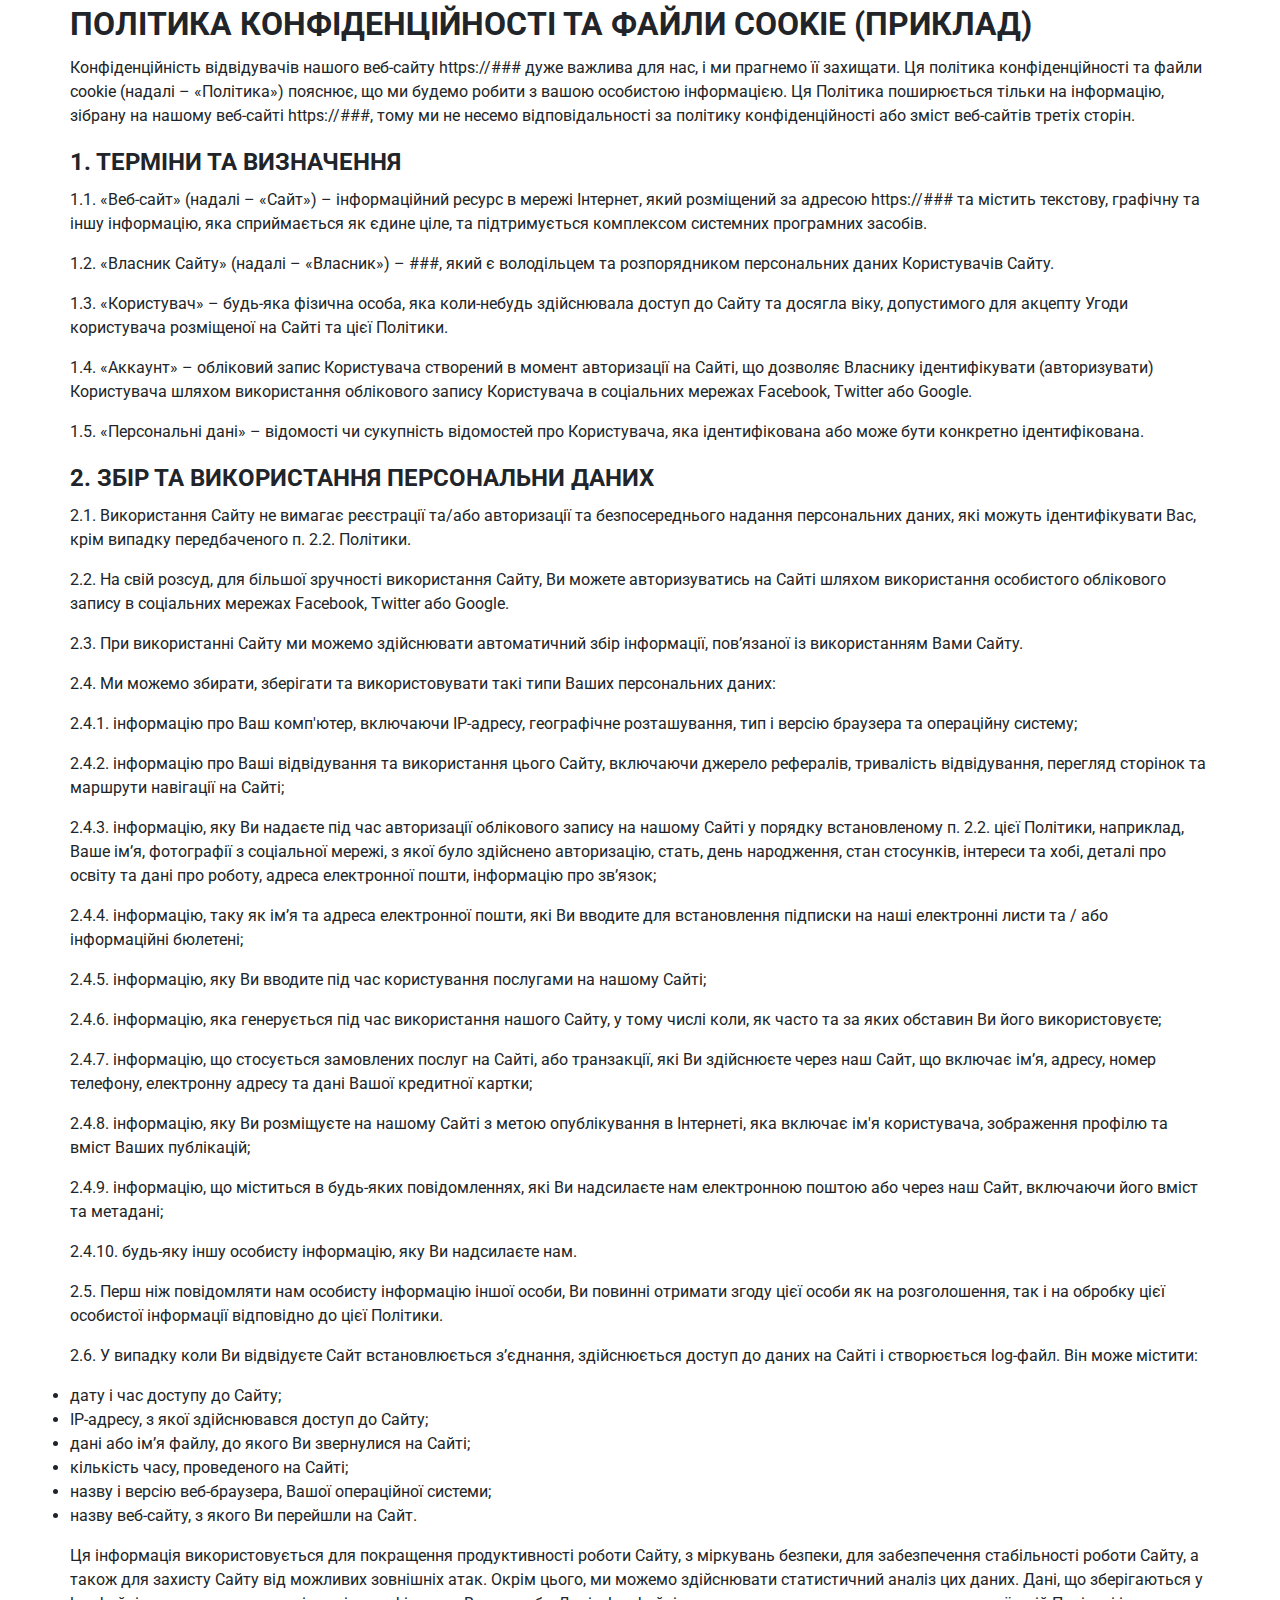
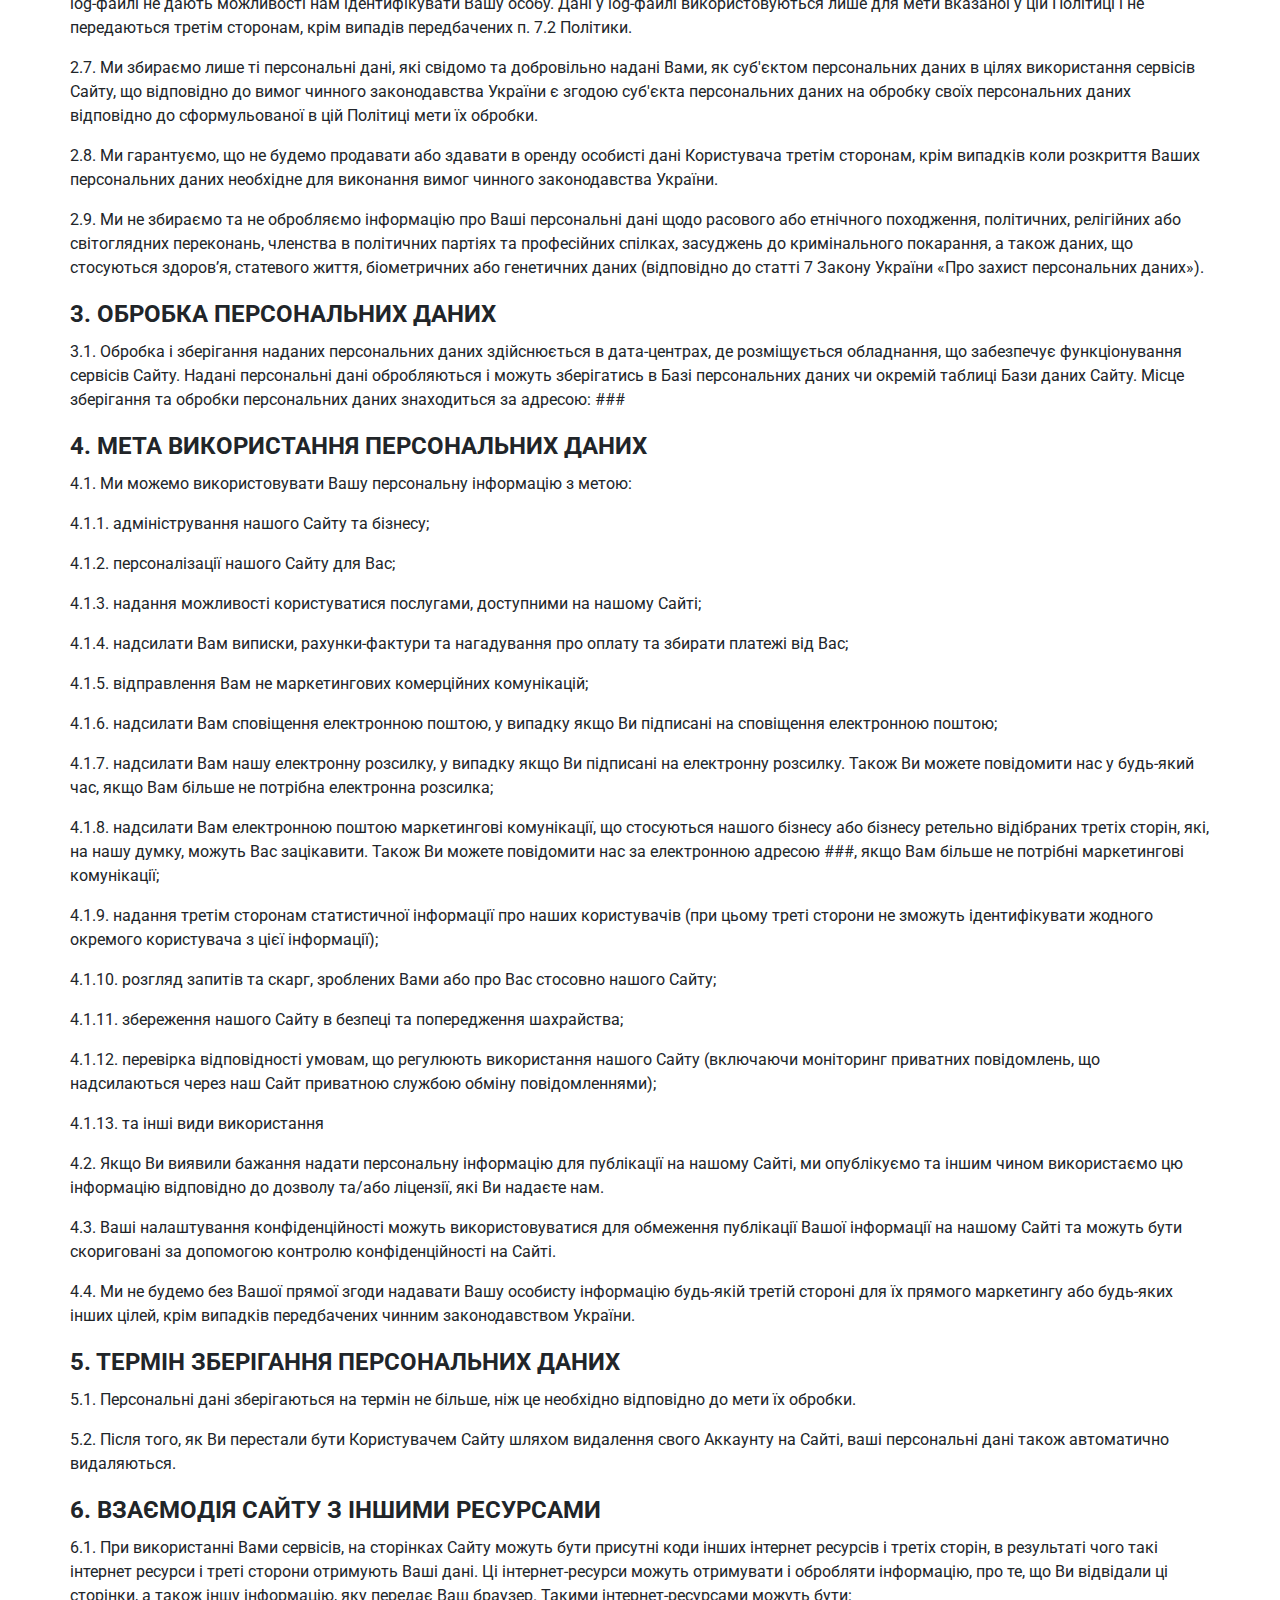
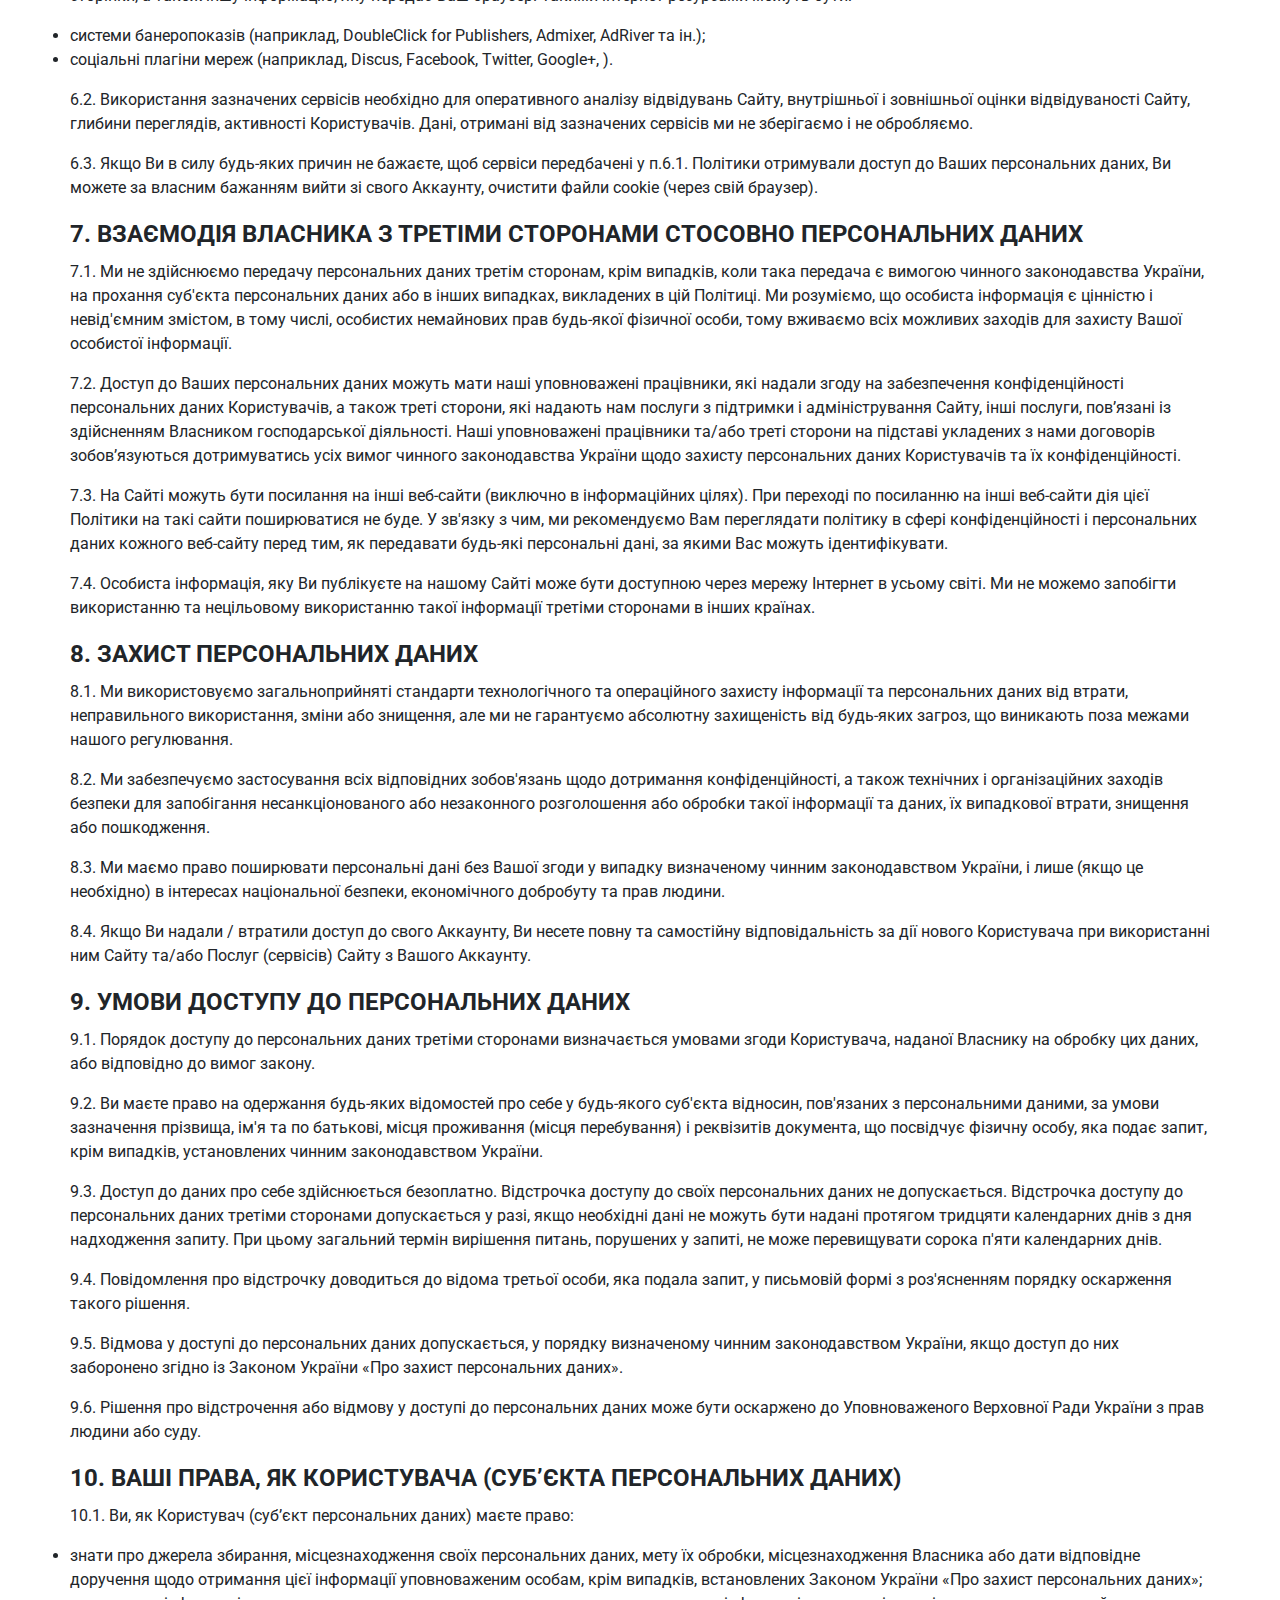
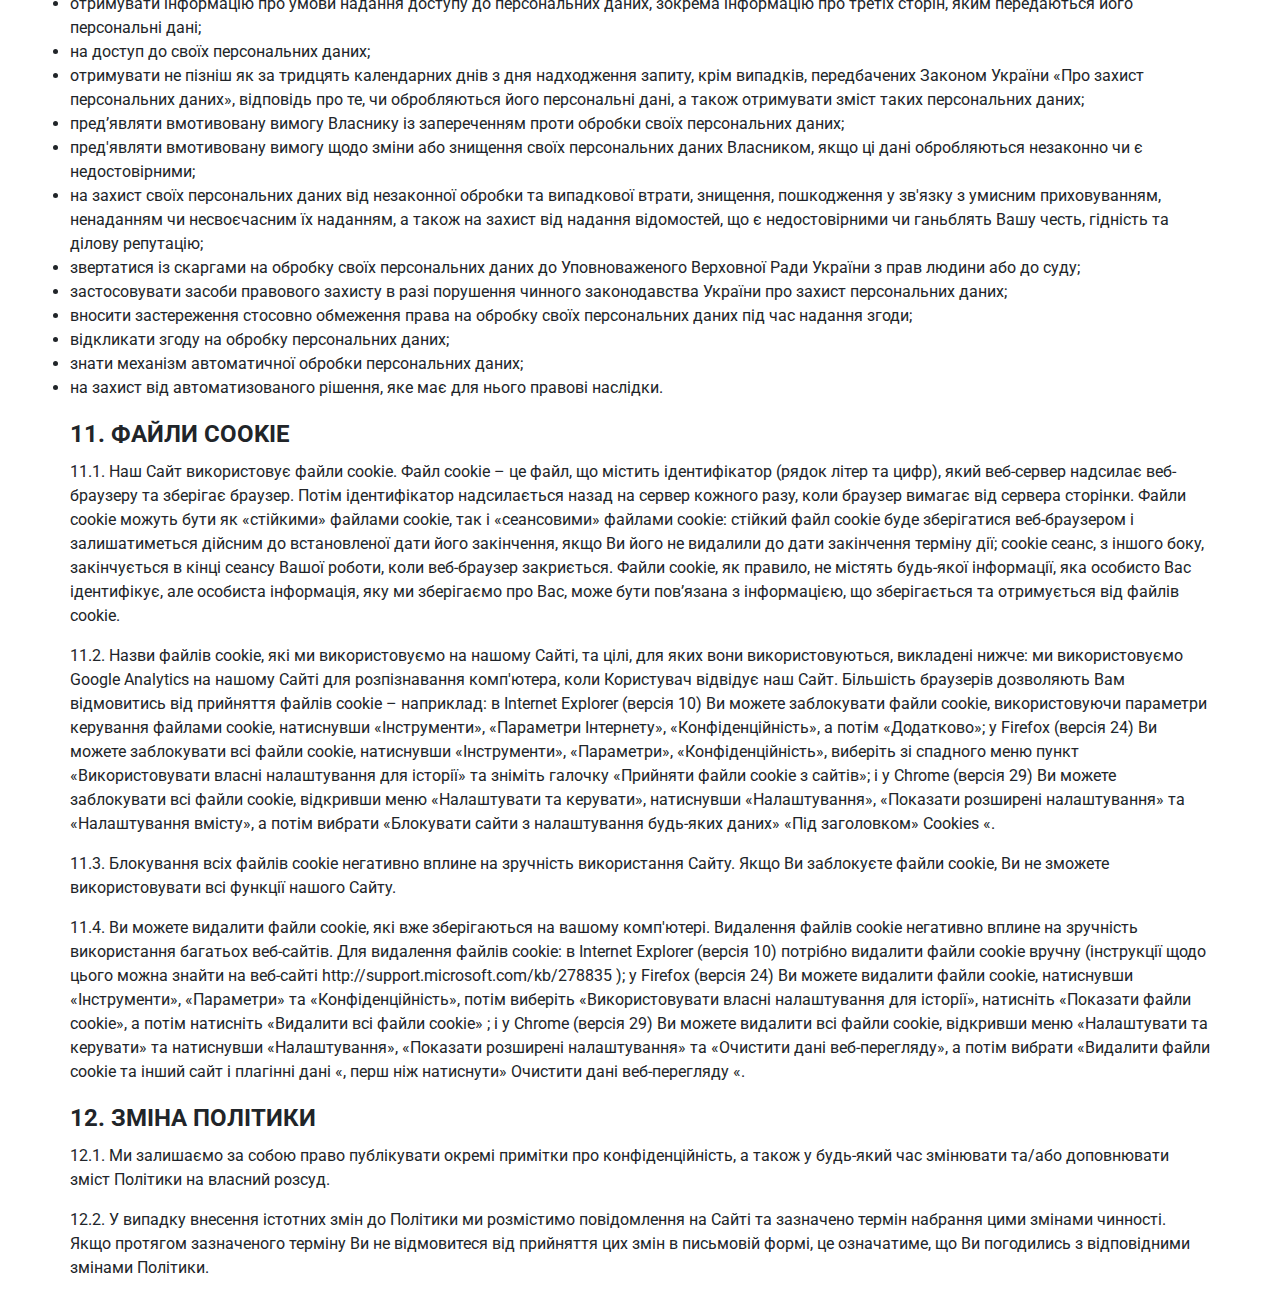
<file: GlobalOpt/policy.html>
<!DOCTYPE html><html lang="uk"><head><meta charset="UTF-8"><meta http-equiv="X-UA-Compatible" content="IE=edge"><meta name="viewport" content="width=device-width,initial-scale=1"><title>Політика конфіденційності</title><link rel="stylesheet" href="css/style.min.css"></head><body><div class="container container_privacy"><h1>ПОЛІТИКА КОНФІДЕНЦІЙНОСТІ ТА ФАЙЛИ COOKIE (ПРИКЛАД)</h1><p>Конфіденційність відвідувачів нашого веб-сайту https://### дуже важлива для нас, і ми прагнемо її захищати. Ця політика конфіденційності та файли cookie (надалі – «Політика») пояснює, що ми будемо робити з вашою особистою інформацією. Ця Політика поширюється тільки на інформацію, зібрану на нашому веб-сайті https://###, тому ми не несемо відповідальності за політику конфіденційності або зміст веб-сайтів третіх сторін.</p><h2>1. ТЕРМІНИ ТА ВИЗНАЧЕННЯ</h2><p>1.1. «Веб-сайт» (надалі – «Сайт») – інформаційний ресурс в мережі Інтернет, який розміщений за адресою https://### та містить текстову, графічну та іншу інформацію, яка сприймається як єдине ціле, та підтримується комплексом системних програмних засобів.</p><p>1.2. «Власник Сайту» (надалі – «Власник») – ###, який є володільцем та розпорядником персональних даних Користувачів Сайту.</p><p>1.3. «Користувач» – будь-яка фізична особа, яка коли-небудь здійснювала доступ до Сайту та досягла віку, допустимого для акцепту Угоди користувача розміщеної на Сайті та цієї Політики.</p><p>1.4. «Аккаунт» – обліковий запис Користувача створений в момент авторизації на Сайті, що дозволяє Власнику ідентифікувати (авторизувати) Користувача шляхом використання облікового запису Користувача в соціальних мережах Facebook, Twitter або Google.</p><p>1.5. «Персональні дані» – відомості чи сукупність відомостей про Користувача, яка ідентифікована або може бути конкретно ідентифікована.</p><h2>2. ЗБІР ТА ВИКОРИСТАННЯ ПЕРСОНАЛЬНИ ДАНИХ</h2><p>2.1. Використання Сайту не вимагає реєстрації та/або авторизації та безпосереднього надання персональних даних, які можуть ідентифікувати Вас, крім випадку передбаченого п. 2.2. Політики.</p><p>2.2. На свій розсуд, для більшої зручності використання Сайту, Ви можете авторизуватись на Сайті шляхом використання особистого облікового запису в соціальних мережах Facebook, Twitter або Google.</p><p>2.3. При використанні Сайту ми можемо здійснювати автоматичний збір інформації, пов’язаної із використанням Вами Сайту.</p><p>2.4. Ми можемо збирати, зберігати та використовувати такі типи Ваших персональних даних:</p><p>2.4.1. інформацію про Ваш комп'ютер, включаючи IP-адресу, географічне розташування, тип і версію браузера та операційну систему;</p><p>2.4.2. інформацію про Ваші відвідування та використання цього Сайту, включаючи джерело рефералів, тривалість відвідування, перегляд сторінок та маршрути навігації на Сайті;</p><p>2.4.3. інформацію, яку Ви надаєте під час авторизації облікового запису на нашому Сайті у порядку встановленому п. 2.2. цієї Політики, наприклад, Ваше ім’я, фотографії з соціальної мережі, з якої було здійснено авторизацію, стать, день народження, стан стосунків, інтереси та хобі, деталі про освіту та дані про роботу, адреса електронної пошти, інформацію про зв’язок;</p><p>2.4.4. інформацію, таку як ім’я та адреса електронної пошти, які Ви вводите для встановлення підписки на наші електронні листи та / або інформаційні бюлетені;</p><p>2.4.5. інформацію, яку Ви вводите під час користування послугами на нашому Сайті;</p><p>2.4.6. інформацію, яка генерується під час використання нашого Сайту, у тому числі коли, як часто та за яких обставин Ви його використовуєте;</p><p>2.4.7. інформацію, що стосується замовлених послуг на Сайті, або транзакції, які Ви здійснюєте через наш Сайт, що включає ім’я, адресу, номер телефону, електронну адресу та дані Вашої кредитної картки;</p><p>2.4.8. інформацію, яку Ви розміщуєте на нашому Сайті з метою опублікування в Інтернеті, яка включає ім'я користувача, зображення профілю та вміст Ваших публікацій;</p><p>2.4.9. інформацію, що міститься в будь-яких повідомленнях, які Ви надсилаєте нам електронною поштою або через наш Сайт, включаючи його вміст та метадані;</p><p>2.4.10. будь-яку іншу особисту інформацію, яку Ви надсилаєте нам.</p><p>2.5. Перш ніж повідомляти нам особисту інформацію іншої особи, Ви повинні отримати згоду цієї особи як на розголошення, так і на обробку цієї особистої інформації відповідно до цієї Політики.</p><p>2.6. У випадку коли Ви відвідуєте Сайт встановлюється з’єднання, здійснюється доступ до даних на Сайті і створюється log-файл. Він може містити:</p><ul><li>дату і час доступу до Сайту;</li><li>IP-адресу, з якої здійснювався доступ до Сайту;</li><li>дані або ім’я файлу, до якого Ви звернулися на Сайті;</li><li>кількість часу, проведеного на Сайті;</li><li>назву і версію веб-браузера, Вашої операційної системи;</li><li>назву веб-сайту, з якого Ви перейшли на Сайт.</li></ul>Ця інформація використовується для покращення продуктивності роботи Сайту, з міркувань безпеки, для забезпечення стабільності роботи Сайту, а також для захисту Сайту від можливих зовнішніх атак. Окрім цього, ми можемо здійснювати статистичний аналіз цих даних. Дані, що зберігаються у log-файлі не дають можливості нам ідентифікувати Вашу особу. Дані у log-файлі використовуються лише для мети вказаної у цій Політиці і не передаються третім сторонам, крім випадів передбачених п. 7.2 Політики.<p></p><p>2.7. Ми збираємо лише ті персональні дані, які свідомо та добровільно надані Вами, як суб'єктом персональних даних в цілях використання сервісів Сайту, що відповідно до вимог чинного законодавства України є згодою суб'єкта персональних даних на обробку своїх персональних даних відповідно до сформульованої в цій Політиці мети їх обробки.</p><p>2.8. Ми гарантуємо, що не будемо продавати або здавати в оренду особисті дані Користувача третім сторонам, крім випадків коли розкриття Ваших персональних даних необхідне для виконання вимог чинного законодавства України.</p><p>2.9. Ми не збираємо та не обробляємо інформацію про Ваші персональні дані щодо расового або етнічного походження, політичних, релігійних або світоглядних переконань, членства в політичних партіях та професійних спілках, засуджень до кримінального покарання, а також даних, що стосуються здоров’я, статевого життя, біометричних або генетичних даних (відповідно до статті 7 Закону України «Про захист персональних даних»).</p><h2>3. ОБРОБКА ПЕРСОНАЛЬНИХ ДАНИХ</h2><p>3.1. Обробка і зберігання наданих персональних даних здійснюється в дата-центрах, де розміщується обладнання, що забезпечує функціонування сервісів Сайту. Надані персональні дані обробляються і можуть зберігатись в Базі персональних даних чи окремій таблиці Бази даних Сайту. Місце зберігання та обробки персональних даних знаходиться за адресою: ###</p><h2>4. МЕТА ВИКОРИСТАННЯ ПЕРСОНАЛЬНИХ ДАНИХ</h2><p>4.1. Ми можемо використовувати Вашу персональну інформацію з метою:</p><p>4.1.1. адміністрування нашого Сайту та бізнесу;</p><p>4.1.2. персоналізації нашого Сайту для Вас;</p><p>4.1.3. надання можливості користуватися послугами, доступними на нашому Сайті;</p><p>4.1.4. надсилати Вам виписки, рахунки-фактури та нагадування про оплату та збирати платежі від Вас;</p><p>4.1.5. відправлення Вам не маркетингових комерційних комунікацій;</p><p>4.1.6. надсилати Вам сповіщення електронною поштою, у випадку якщо Ви підписані на сповіщення електронною поштою;</p><p>4.1.7. надсилати Вам нашу електронну розсилку, у випадку якщо Ви підписані на електронну розсилку. Також Ви можете повідомити нас у будь-який час, якщо Вам більше не потрібна електронна розсилка;</p><p>4.1.8. надсилати Вам електронною поштою маркетингові комунікації, що стосуються нашого бізнесу або бізнесу ретельно відібраних третіх сторін, які, на нашу думку, можуть Вас зацікавити. Також Ви можете повідомити нас за електронною адресою ###, якщо Вам більше не потрібні маркетингові комунікації;</p><p>4.1.9. надання третім сторонам статистичної інформації про наших користувачів (при цьому треті сторони не зможуть ідентифікувати жодного окремого користувача з цієї інформації);</p><p>4.1.10. розгляд запитів та скарг, зроблених Вами або про Вас стосовно нашого Сайту;</p><p>4.1.11. збереження нашого Сайту в безпеці та попередження шахрайства;</p><p>4.1.12. перевірка відповідності умовам, що регулюють використання нашого Сайту (включаючи моніторинг приватних повідомлень, що надсилаються через наш Сайт приватною службою обміну повідомленнями);</p><p>4.1.13. та інші види використання</p><p>4.2. Якщо Ви виявили бажання надати персональну інформацію для публікації на нашому Сайті, ми опублікуємо та іншим чином використаємо цю інформацію відповідно до дозволу та/або ліцензії, які Ви надаєте нам.</p><p>4.3. Ваші налаштування конфіденційності можуть використовуватися для обмеження публікації Вашої інформації на нашому Сайті та можуть бути скориговані за допомогою контролю конфіденційності на Сайті.</p><p>4.4. Ми не будемо без Вашої прямої згоди надавати Вашу особисту інформацію будь-якій третій стороні для їх прямого маркетингу або будь-яких інших цілей, крім випадків передбачених чинним законодавством України.</p><h2>5. ТЕРМІН ЗБЕРІГАННЯ ПЕРСОНАЛЬНИХ ДАНИХ</h2><p>5.1. Персональні дані зберігаються на термін не більше, ніж це необхідно відповідно до мети їх обробки.</p><p>5.2. Після того, як Ви перестали бути Користувачем Сайту шляхом видалення свого Аккаунту на Сайті, ваші персональні дані також автоматично видаляються.</p><h2>6. ВЗАЄМОДІЯ САЙТУ З ІНШИМИ РЕСУРСАМИ</h2><p>6.1. При використанні Вами сервісів, на сторінках Сайту можуть бути присутні коди інших інтернет ресурсів і третіх сторін, в результаті чого такі інтернет ресурси і треті сторони отримують Ваші дані. Ці інтернет-ресурси можуть отримувати і обробляти інформацію, про те, що Ви відвідали ці сторінки, а також іншу інформацію, яку передає Ваш браузер. Такими інтернет-ресурсами можуть бути:</p><ul><li>cистеми банеропоказів (наприклад, DoubleClick for Publishers, Admixer, AdRiver та ін.);</li><li>соціальні плагіни мереж (наприклад, Discus, Facebook, Twitter, Google+, ).</li></ul><p></p><p>6.2. Використання зазначених сервісів необхідно для оперативного аналізу відвідувань Сайту, внутрішньої і зовнішньої оцінки відвідуваності Сайту, глибини переглядів, активності Користувачів. Дані, отримані від зазначених сервісів ми не зберігаємо і не обробляємо.</p><p>6.3. Якщо Ви в силу будь-яких причин не бажаєте, щоб сервіси передбачені у п.6.1. Політики отримували доступ до Ваших персональних даних, Ви можете за власним бажанням вийти зі свого Аккаунту, очистити файли cookie (через свій браузер).</p><h2>7. ВЗАЄМОДІЯ ВЛАСНИКА З ТРЕТІМИ СТОРОНАМИ СТОСОВНО ПЕРСОНАЛЬНИХ ДАНИХ</h2><p>7.1. Ми не здійснюємо передачу персональних даних третім сторонам, крім випадків, коли така передача є вимогою чинного законодавства України, на прохання суб'єкта персональних даних або в інших випадках, викладених в цій Політиці. Ми розуміємо, що особиста інформація є цінністю і невід'ємним змістом, в тому числі, особистих немайнових прав будь-якої фізичної особи, тому вживаємо всіх можливих заходів для захисту Вашої особистої інформації.</p><p>7.2. Доступ до Ваших персональних даних можуть мати наші уповноважені працівники, які надали згоду на забезпечення конфіденційності персональних даних Користувачів, а також треті сторони, які надають нам послуги з підтримки і адміністрування Сайту, інші послуги, пов’язані із здійсненням Власником господарської діяльності. Наші уповноважені працівники та/або треті сторони на підставі укладених з нами договорів зобов’язуються дотримуватись усіх вимог чинного законодавства України щодо захисту персональних даних Користувачів та їх конфіденційності.</p><p>7.3. На Сайті можуть бути посилання на інші веб-сайти (виключно в інформаційних цілях). При переході по посиланню на інші веб-сайти дія цієї Політики на такі сайти поширюватися не буде. У зв'язку з чим, ми рекомендуємо Вам переглядати політику в сфері конфіденційності і персональних даних кожного веб-сайту перед тим, як передавати будь-які персональні дані, за якими Вас можуть ідентифікувати.</p><p>7.4. Особиста інформація, яку Ви публікуєте на нашому Сайті може бути доступною через мережу Інтернет в усьому світі. Ми не можемо запобігти використанню та нецільовому використанню такої інформації третіми сторонами в інших країнах.</p><h2>8. ЗАХИСТ ПЕРСОНАЛЬНИХ ДАНИХ</h2><p>8.1. Ми використовуємо загальноприйняті стандарти технологічного та операційного захисту інформації та персональних даних від втрати, неправильного використання, зміни або знищення, але ми не гарантуємо абсолютну захищеність від будь-яких загроз, що виникають поза межами нашого регулювання.</p><p>8.2. Ми забезпечуємо застосування всіх відповідних зобов'язань щодо дотримання конфіденційності, а також технічних і організаційних заходів безпеки для запобігання несанкціонованого або незаконного розголошення або обробки такої інформації та даних, їх випадкової втрати, знищення або пошкодження.</p><p>8.3. Ми маємо право поширювати персональні дані без Вашої згоди у випадку визначеному чинним законодавством України, і лише (якщо це необхідно) в інтересах національної безпеки, економічного добробуту та прав людини.</p><p>8.4. Якщо Ви надали / втратили доступ до свого Аккаунту, Ви несете повну та самостійну відповідальність за дії нового Користувача при використанні ним Сайту та/або Послуг (сервісів) Сайту з Вашого Аккаунту.</p><h2>9. УМОВИ ДОСТУПУ ДО ПЕРСОНАЛЬНИХ ДАНИХ</h2><p>9.1. Порядок доступу до персональних даних третіми сторонами визначається умовами згоди Користувача, наданої Власнику на обробку цих даних, або відповідно до вимог закону.</p><p>9.2. Ви маєте право на одержання будь-яких відомостей про себе у будь-якого суб'єкта відносин, пов'язаних з персональними даними, за умови зазначення прізвища, ім'я та по батькові, місця проживання (місця перебування) і реквізитів документа, що посвідчує фізичну особу, яка подає запит, крім випадків, установлених чинним законодавством України.</p><p>9.3. Доступ до даних про себе здійснюється безоплатно. Відстрочка доступу до своїх персональних даних не допускається. Відстрочка доступу до персональних даних третіми сторонами допускається у разі, якщо необхідні дані не можуть бути надані протягом тридцяти календарних днів з дня надходження запиту. При цьому загальний термін вирішення питань, порушених у запиті, не може перевищувати сорока п'яти календарних днів.</p><p>9.4. Повідомлення про відстрочку доводиться до відома третьої особи, яка подала запит, у письмовій формі з роз'ясненням порядку оскарження такого рішення.</p><p>9.5. Відмова у доступі до персональних даних допускається, у порядку визначеному чинним законодавством України, якщо доступ до них заборонено згідно із Законом України «Про захист персональних даних».</p><p>9.6. Рішення про відстрочення або відмову у доступі до персональних даних може бути оскаржено до Уповноваженого Верховної Ради України з прав людини або суду.</p><h2>10. ВАШІ ПРАВА, ЯК КОРИСТУВАЧА (СУБ’ЄКТА ПЕРСОНАЛЬНИХ ДАНИХ)</h2><p>10.1. Ви, як Користувач (суб’єкт персональних даних) маєте право:</p><ul><li>знати про джерела збирання, місцезнаходження своїх персональних даних, мету їх обробки, місцезнаходження Власника або дати відповідне доручення щодо отримання цієї інформації уповноваженим особам, крім випадків, встановлених Законом України «Про захист персональних даних»;</li><li>отримувати інформацію про умови надання доступу до персональних даних, зокрема інформацію про третіх сторін, яким передаються його персональні дані;</li><li>на доступ до своїх персональних даних;</li><li>отримувати не пізніш як за тридцять календарних днів з дня надходження запиту, крім випадків, передбачених Законом України «Про захист персональних даних», відповідь про те, чи обробляються його персональні дані, а також отримувати зміст таких персональних даних;</li><li>пред’являти вмотивовану вимогу Власнику із запереченням проти обробки своїх персональних даних;</li><li>пред'являти вмотивовану вимогу щодо зміни або знищення своїх персональних даних Власником, якщо ці дані обробляються незаконно чи є недостовірними;</li><li>на захист своїх персональних даних від незаконної обробки та випадкової втрати, знищення, пошкодження у зв'язку з умисним приховуванням, ненаданням чи несвоєчасним їх наданням, а також на захист від надання відомостей, що є недостовірними чи ганьблять Вашу честь, гідність та ділову репутацію;</li><li>звертатися із скаргами на обробку своїх персональних даних до Уповноваженого Верховної Ради України з прав людини або до суду;</li><li>застосовувати засоби правового захисту в разі порушення чинного законодавства України про захист персональних даних;</li><li>вносити застереження стосовно обмеження права на обробку своїх персональних даних під час надання згоди;</li><li>відкликати згоду на обробку персональних даних;</li><li>знати механізм автоматичної обробки персональних даних;</li><li>на захист від автоматизованого рішення, яке має для нього правові наслідки.</li></ul><p></p><h2>11. ФАЙЛИ COOKIE</h2><p>11.1. Наш Сайт використовує файли cookie. Файл cookie – це файл, що містить ідентифікатор (рядок літер та цифр), який веб-сервер надсилає веб-браузеру та зберігає браузер. Потім ідентифікатор надсилається назад на сервер кожного разу, коли браузер вимагає від сервера сторінки. Файли cookie можуть бути як «стійкими» файлами cookie, так і «сеансовими» файлами cookie: стійкий файл cookie буде зберігатися веб-браузером і залишатиметься дійсним до встановленої дати його закінчення, якщо Ви його не видалили до дати закінчення терміну дії; cookie сеанс, з іншого боку, закінчується в кінці сеансу Вашої роботи, коли веб-браузер закриється. Файли cookie, як правило, не містять будь-якої інформації, яка особисто Вас ідентифікує, але особиста інформація, яку ми зберігаємо про Вас, може бути пов’язана з інформацією, що зберігається та отримується від файлів cookie.</p><p>11.2. Назви файлів cookie, які ми використовуємо на нашому Сайті, та цілі, для яких вони використовуються, викладені нижче: ми використовуємо Google Analytics на нашому Сайті для розпізнавання комп'ютера, коли Користувач відвідує наш Сайт. Більшість браузерів дозволяють Вам відмовитись від прийняття файлів cookie – наприклад: в Internet Explorer (версія 10) Ви можете заблокувати файли cookie, використовуючи параметри керування файлами cookie, натиснувши «Інструменти», «Параметри Інтернету», «Конфіденційність», а потім «Додатково»; у Firefox (версія 24) Ви можете заблокувати всі файли cookie, натиснувши «Інструменти», «Параметри», «Конфіденційність», виберіть зі спадного меню пункт «Використовувати власні налаштування для історії» та зніміть галочку «Прийняти файли cookie з сайтів»; і у Chrome (версія 29) Ви можете заблокувати всі файли cookie, відкривши меню «Налаштувати та керувати», натиснувши «Налаштування», «Показати розширені налаштування» та «Налаштування вмісту», а потім вибрати «Блокувати сайти з налаштування будь-яких даних» «Під заголовком» Cookies «.</p><p>11.3. Блокування всіх файлів cookie негативно вплине на зручність використання Сайту. Якщо Ви заблокуєте файли cookie, Ви не зможете використовувати всі функції нашого Сайту.</p><p>11.4. Ви можете видалити файли cookie, які вже зберігаються на вашому комп'ютері. Видалення файлів cookie негативно вплине на зручність використання багатьох веб-сайтів. Для видалення файлів cookie: в Internet Explorer (версія 10) потрібно видалити файли cookie вручну (інструкції щодо цього можна знайти на веб-сайті http://support.microsoft.com/kb/278835 ); у Firefox (версія 24) Ви можете видалити файли cookie, натиснувши «Інструменти», «Параметри» та «Конфіденційність», потім виберіть «Використовувати власні налаштування для історії», натисніть «Показати файли cookie», а потім натисніть «Видалити всі файли cookie» ; і у Chrome (версія 29) Ви можете видалити всі файли cookie, відкривши меню «Налаштувати та керувати» та натиснувши «Налаштування», «Показати розширені налаштування» та «Очистити дані веб-перегляду», а потім вибрати «Видалити файли cookie та інший сайт і плагінні дані «, перш ніж натиснути» Очистити дані веб-перегляду «.</p><h2>12. ЗМІНА ПОЛІТИКИ</h2><p>12.1. Ми залишаємо за собою право публікувати окремі примітки про конфіденційність, а також у будь-який час змінювати та/або доповнювати зміст Політики на власний розсуд.</p><p>12.2. У випадку внесення істотних змін до Політики ми розмістимо повідомлення на Сайті та зазначено термін набрання цими змінами чинності. Якщо протягом зазначеного терміну Ви не відмовитеся від прийняття цих змін в письмовій формі, це означатиме, що Ви погодились з відповідними змінами Політики.</p></div></body></html>
</file>
<file: Uber/css/style_fonts.css>
@font-face {
  font-family: "icomoon";
  src: url("../fonts/icomoon.eot?rgrlr7");
  src: url("../fonts/icomoon.eot?rgrlr7#iefix") format("embedded-opentype"),
    url("../fonts/icomoon.ttf?rgrlr7") format("truetype"),
    url("../fonts/icomoon.woff?rgrlr7") format("woff"),
    url("../fonts/icomoon.svg?rgrlr7#icomoon") format("svg");
  font-weight: normal;
  font-style: normal;
  font-display: block;
}

[class^="icon-"],
[class*=" icon-"] {
  /* use !important to prevent issues with browser extensions that change fonts */
  font-family: "icomoon" !important;
  speak: never;
  font-style: normal;
  font-weight: normal;
  font-variant: normal;
  text-transform: none;
  line-height: 1;

  /* Better Font Rendering =========== */
  -webkit-font-smoothing: antialiased;
  -moz-osx-font-smoothing: grayscale;
}

.icon-facebook:before {
  content: "\ea90";
}
.icon-instagram:before {
  content: "\ea92";
}
.icon-twitter:before {
  content: "\ea96";
}
.icon-linkedin:before {
  content: "\eac9";
}
</file>
<file: WordpressWebinar/css/fonts.css>
@font-face {
  font-family: "Roboto";
  src: url("../fonts/Roboto-Regular.ttf") format("truetype");
  font-weight: 400;
  font-style: normal;
}
@font-face {
  font-family: "Roboto";
  src: url("../fonts/Roboto-Black.ttf") format("truetype");
  font-weight: 900;
  font-style: normal;
}
@font-face {
  font-family: "Roboto";
  src: url("../fonts/Roboto-Bold.ttf") format("truetype");
  font-weight: 700;
  font-style: normal;
}
@font-face {
  font-family: "Roboto";
  src: url("../fonts/Roboto-Medium.ttf") format("truetype");
  font-weight: 500;
  font-style: normal;
}
@font-face {
  font-family: "Roboto";
  src: url("../fonts/Roboto-Light.ttf") format("truetype");
  font-weight: 300;
  font-style: normal;
}
@font-face {
  font-family: "Roboto";
  src: url("../fonts/Roboto-Thin.ttf") format("truetype");
  font-weight: 100;
  font-style: normal;
}
</file>
<file: WordpressWebinar/css/style.css>
html {
  font-family: "Roboto", sans-serif;
}
.promo {
  height: 800px;
  background: url("../img/main_bg.jpg") center center/cover no-repeat;
  padding: 39px 0 62px 0;
}
.container {
  width: 1140px;
  margin: 0 auto;
  position: relative;
}
.logo .logo_img {
  display: block;
  margin: 0 auto;
}
.logo .logo_text {
  color: #ffffff;
  font-weight: 500;
  font-size: 15px;
  line-height: 24px;
  text-align: center;
  text-transform: uppercase;
  margin-top: 14px;
}
.title {
  font-weight: 900;
  font-size: 41px;
  line-height: 24px;
  text-align: center;
  text-transform: uppercase;
  color: #f9bf3b;
}
.simple .title_big {
  font-weight: 900;
  font-size: 80px;
  text-align: center;
  text-transform: uppercase;
  color: #ffffff;
  margin-top: 21px;
}
h1 {
  margin-top: 53px;
}

h2.title {
  margin-top: 30px;
}

.promo .promo_text {
  padding: 0 13px;
  margin-top: 23px;
  font-weight: 300;
  font-size: 21px;
  line-height: 28px;
  text-align: center;
  color: #ffffff;
}

.promo .promo_text span {
  font-weight: 700;
  color: #f9bf3b;
}

.promo .promo_btn {
  display: block;
  margin: 0 auto;
  margin-top: 73px;
  width: 313px;
  height: 72px;
  box-shadow: inset 0px 0px 10px rgba(0, 0, 0, 0.4);
  background: linear-gradient(0deg, #2798b9 0%, #3ab6da 100%);
  font-size: 21px;
  font-weight: 300;
  line-height: 24px;
  text-transform: uppercase;
  color: #ffffff;
  text-shadow: -1px -1px 0px rgba(0, 0, 0, 0.22);
  cursor: pointer;
  outline: none;
}

.more {
  margin-top: 73px;
}

.more .more_text {
  font-style: normal;
  font-weight: 100;
  font-size: 15px;
  text-align: center;
  text-transform: uppercase;
  color: #ffffff;
}

.more .more_img {
  display: block;
  margin: 0 auto;
  margin-top: 13px;
}

.waiting {
  min-height: 607px;
  background-color: #efefef;
  padding: 85px 0 75px 0;
}
.waiting .waiting_header,
.finish .finish_header {
  font-style: normal;
  font-weight: 400;
  font-size: 30px;
  text-align: center;
  text-transform: uppercase;
  color: #252525;
}

.finish .finish_header {
  color: #efefef;
}
.waiting .waiting_divider,
.finish .finish_divider {
  width: 220px;
  height: 7px;
  background: #f9bf3b;
  margin: 0 auto;
  margin-top: 18px;
}

.waiting .waiting_subheader {
  margin-top: 17px;
  font-style: normal;
  font-weight: 400;
  font-size: 23px;
  line-height: 20px;
  text-align: center;
  color: #4a4a4a;
}

.waiting .waiting_wrapper {
  margin-top: 45px;
  display: flex;
  justify-content: space-between;
}

.waiting .waiting_wrapper .waiting_item {
  width: 342px;
  text-align: center;
}

.waiting .waiting_wrapper .waiting_item .waiting_img {
  width: 100%;
}

.waiting .waiting_wrapper .waiting_item .waiting_descr {
  margin-top: 33px;
  font-style: normal;
  font-weight: 300;
  font-size: 15px;
  color: #4a4a4a;
}

.optimization {
  min-height: 550px;
  padding: 102px 0 107px 0;
}

.optimization .optimization_header {
  margin-left: 391px;
  font-weight: 900;
  font-size: 29px;
  text-transform: uppercase;
  color: #299cbd;
}

.optimization .optimization_text {
  margin-left: 391px;
  margin-top: 25px;
  font-weight: 300;
  font-size: 17px;
  line-height: 27px;
  color: #4a4a4a;
}

.optimization .optimization_text span {
  font-family: Roboto;
  font-weight: 700;
}

.optimization .optimization_img {
  position: absolute;
  top: -54px;
  left: -240px;
  z-index: -1;
}

.finish {
  min-height: 447px;
  padding: 86px 0 79px 0;
  background: url("../img/second_bg.jpg") center center/cover no-repeat;
}

.finish .finish_wrapper {
  margin-top: 41px;
  display: flex;
  justify-content: space-between;
}

.finish .finish_wrapper .finish_item {
  width: 204px;
}

.finish .finish_wrapper .finish_round {
  display: flex;
  justify-content: center;
  align-items: center;
  margin: 0 auto;
  width: 118px;
  height: 118px;
  background-color: #b4e2ff;
  border-radius: 100%;
}

.finish .finish_wrapper .finish_descr {
  margin-top: 25px;
  text-align: center;
  font-weight: 300;
  font-size: 17px;
  line-height: 20px;
  color: #efefef;
}

.presents {
  min-height: 631px;
  padding: 88px 0 88px 0;
  background-color: #efefef;
}

.presents .presents_img {
  height: 174px;
  display: block;
  margin: 0 auto;
}

.presents .presents_text {
  margin-top: 45px;
  text-align: center;
  font-weight: 400;
  font-size: 30px;
  line-height: 43px;
  color: #252525;
}

.presents .presents_btn {
  display: block;
  margin: 0 auto;
  margin-top: 51px;
  width: 313px;
  height: 72px;
  background: linear-gradient(0deg, #2798b9 0%, #3ab6da 100%);
  box-shadow: 0px 0px 10px rgba(0, 0, 0, 0.4);
  font-size: 21px;
  font-weight: 300;
  text-transform: uppercase;
  color: #ffffff;
  cursor: pointer;
  outline: none;
}

.firstwebinar {
  min-height: 514px;
  padding: 81px 0 51px 0;
}

.firstwebinar .firstwebinar_img {
  height: 201px;
  display: block;
  margin: 0 auto;
}

.firstwebinar .firstwebinar_announce {
  margin-top: 36px;
  text-align: center;
  font-style: 400;
  font-weight: normal;
  font-size: 30px;
  text-transform: uppercase;
  color: #252525;
}

.firstwebinar .firstwebinar_date {
  margin-top: 30px;
  text-align: center;
  font-weight: 900;
  font-size: 36px;
  text-transform: uppercase;
  color: #299cbd;
}

.firstwebinar .firstwebinar_hurry {
  margin-top: 25px;
  text-align: center;
  font-weight: 400;
  font-size: 23px;
  color: #4a4a4a;
}

footer {
  min-height: 169px;
  padding: 67px 0 59px 0;
  background-color: #1a1a1a;
}

.footer_all {
  margin: 0 auto;
  text-align: center;
  font-style: normal;
  font-weight: 300;
  font-size: 15px;
  line-height: 21px;
  color: #888888;
}

footer a {
  font-size: 15px;
  line-height: 21px;
  color: #888888;
  text-decoration: none;
}
.footer_link1 {
  text-decoration: underline;
}

section a {
  text-decoration: none;
}
</file>
<file: BringItUp/assets/css/style.min.css>
@charset "UTF-8";.animated{animation-duration:1s;animation-fill-mode:both}.animated.infinite{animation-iteration-count:infinite}.animated.hinge{animation-duration:2s}.animated.bounceIn,.animated.bounceOut,.animated.flipOutX,.animated.flipOutY{animation-duration:.75s}@keyframes bounce{20%,53%,80%,from,to{animation-timing-function:cubic-bezier(.215,.61,.355,1);transform:translate3d(0,0,0)}40%,43%{animation-timing-function:cubic-bezier(.755,.050,.855,.060);transform:translate3d(0,-30px,0)}70%{animation-timing-function:cubic-bezier(.755,.050,.855,.060);transform:translate3d(0,-15px,0)}90%{transform:translate3d(0,-4px,0)}}.bounce{animation-name:bounce;transform-origin:center bottom}@keyframes flash{50%,from,to{opacity:1}25%,75%{opacity:0}}.flash{animation-name:flash}@keyframes pulse{from{transform:scale3d(1,1,1)}50%{transform:scale3d(1.05,1.05,1.05)}to{transform:scale3d(1,1,1)}}.pulse{animation-name:pulse}@keyframes rubberBand{from{transform:scale3d(1,1,1)}30%{transform:scale3d(1.25,.75,1)}40%{transform:scale3d(.75,1.25,1)}50%{transform:scale3d(1.15,.85,1)}65%{transform:scale3d(.95,1.05,1)}75%{transform:scale3d(1.05,.95,1)}to{transform:scale3d(1,1,1)}}.rubberBand{animation-name:rubberBand}@keyframes shake{from,to{transform:translate3d(0,0,0)}10%,30%,50%,70%,90%{transform:translate3d(-10px,0,0)}20%,40%,60%,80%{transform:translate3d(10px,0,0)}}.shake{animation-name:shake}@keyframes headShake{0%{transform:translateX(0)}6.5%{transform:translateX(-6px) rotateY(-9deg)}18.5%{transform:translateX(5px) rotateY(7deg)}31.5%{transform:translateX(-3px) rotateY(-5deg)}43.5%{transform:translateX(2px) rotateY(3deg)}50%{transform:translateX(0)}}.headShake{animation-timing-function:ease-in-out;animation-name:headShake}@keyframes swing{20%{transform:rotate3d(0,0,1,15deg)}40%{transform:rotate3d(0,0,1,-10deg)}60%{transform:rotate3d(0,0,1,5deg)}80%{transform:rotate3d(0,0,1,-5deg)}to{transform:rotate3d(0,0,1,0deg)}}.swing{transform-origin:top center;animation-name:swing}@keyframes tada{from{transform:scale3d(1,1,1)}10%,20%{transform:scale3d(.9,.9,.9) rotate3d(0,0,1,-3deg)}30%,50%,70%,90%{transform:scale3d(1.1,1.1,1.1) rotate3d(0,0,1,3deg)}40%,60%,80%{transform:scale3d(1.1,1.1,1.1) rotate3d(0,0,1,-3deg)}to{transform:scale3d(1,1,1)}}.tada{animation-name:tada}@keyframes wobble{from{transform:none}15%{transform:translate3d(-25%,0,0) rotate3d(0,0,1,-5deg)}30%{transform:translate3d(20%,0,0) rotate3d(0,0,1,3deg)}45%{transform:translate3d(-15%,0,0) rotate3d(0,0,1,-3deg)}60%{transform:translate3d(10%,0,0) rotate3d(0,0,1,2deg)}75%{transform:translate3d(-5%,0,0) rotate3d(0,0,1,-1deg)}to{transform:none}}.wobble{animation-name:wobble}@keyframes jello{11.1%,from,to{transform:none}22.2%{transform:skewX(-12.5deg) skewY(-12.5deg)}33.3%{transform:skewX(6.25deg) skewY(6.25deg)}44.4%{transform:skewX(-3.125deg) skewY(-3.125deg)}55.5%{transform:skewX(1.5625deg) skewY(1.5625deg)}66.6%{transform:skewX(-.78125deg) skewY(-.78125deg)}77.7%{transform:skewX(.390625deg) skewY(.390625deg)}88.8%{transform:skewX(-.1953125deg) skewY(-.1953125deg)}}.jello{animation-name:jello;transform-origin:center}@keyframes bounceIn{20%,40%,60%,80%,from,to{animation-timing-function:cubic-bezier(.215,.61,.355,1)}0%{opacity:0;transform:scale3d(.3,.3,.3)}20%{transform:scale3d(1.1,1.1,1.1)}40%{transform:scale3d(.9,.9,.9)}60%{opacity:1;transform:scale3d(1.03,1.03,1.03)}80%{transform:scale3d(.97,.97,.97)}to{opacity:1;transform:scale3d(1,1,1)}}.bounceIn{animation-name:bounceIn}@keyframes bounceInDown{60%,75%,90%,from,to{animation-timing-function:cubic-bezier(.215,.61,.355,1)}0%{opacity:0;transform:translate3d(0,-3000px,0)}60%{opacity:1;transform:translate3d(0,25px,0)}75%{transform:translate3d(0,-10px,0)}90%{transform:translate3d(0,5px,0)}to{transform:none}}.bounceInDown{animation-name:bounceInDown}@keyframes bounceInLeft{60%,75%,90%,from,to{animation-timing-function:cubic-bezier(.215,.61,.355,1)}0%{opacity:0;transform:translate3d(-3000px,0,0)}60%{opacity:1;transform:translate3d(25px,0,0)}75%{transform:translate3d(-10px,0,0)}90%{transform:translate3d(5px,0,0)}to{transform:none}}.bounceInLeft{animation-name:bounceInLeft}@keyframes bounceInRight{60%,75%,90%,from,to{animation-timing-function:cubic-bezier(.215,.61,.355,1)}from{opacity:0;transform:translate3d(3000px,0,0)}60%{opacity:1;transform:translate3d(-25px,0,0)}75%{transform:translate3d(10px,0,0)}90%{transform:translate3d(-5px,0,0)}to{transform:none}}.bounceInRight{animation-name:bounceInRight}@keyframes bounceInUp{60%,75%,90%,from,to{animation-timing-function:cubic-bezier(.215,.61,.355,1)}from{opacity:0;transform:translate3d(0,3000px,0)}60%{opacity:1;transform:translate3d(0,-20px,0)}75%{transform:translate3d(0,10px,0)}90%{transform:translate3d(0,-5px,0)}to{transform:translate3d(0,0,0)}}.bounceInUp{animation-name:bounceInUp}@keyframes bounceOut{20%{transform:scale3d(.9,.9,.9)}50%,55%{opacity:1;transform:scale3d(1.1,1.1,1.1)}to{opacity:0;transform:scale3d(.3,.3,.3)}}.bounceOut{animation-name:bounceOut}@keyframes bounceOutDown{20%{transform:translate3d(0,10px,0)}40%,45%{opacity:1;transform:translate3d(0,-20px,0)}to{opacity:0;transform:translate3d(0,2000px,0)}}.bounceOutDown{animation-name:bounceOutDown}@keyframes bounceOutLeft{20%{opacity:1;transform:translate3d(20px,0,0)}to{opacity:0;transform:translate3d(-2000px,0,0)}}.bounceOutLeft{animation-name:bounceOutLeft}@keyframes bounceOutRight{20%{opacity:1;transform:translate3d(-20px,0,0)}to{opacity:0;transform:translate3d(2000px,0,0)}}.bounceOutRight{animation-name:bounceOutRight}@keyframes bounceOutUp{20%{transform:translate3d(0,-10px,0)}40%,45%{opacity:1;transform:translate3d(0,20px,0)}to{opacity:0;transform:translate3d(0,-2000px,0)}}.bounceOutUp{animation-name:bounceOutUp}@keyframes fadeIn{from{opacity:0}to{opacity:1}}.fadeIn{animation-name:fadeIn}@keyframes fadeInDown{from{opacity:0;transform:translate3d(0,-100%,0)}to{opacity:1;transform:none}}.fadeInDown{animation-name:fadeInDown}@keyframes fadeInDownBig{from{opacity:0;transform:translate3d(0,-2000px,0)}to{opacity:1;transform:none}}.fadeInDownBig{animation-name:fadeInDownBig}@keyframes fadeInLeft{from{opacity:0;transform:translate3d(-100%,0,0)}to{opacity:1;transform:none}}.fadeInLeft{animation-name:fadeInLeft}@keyframes fadeInLeftBig{from{opacity:0;transform:translate3d(-2000px,0,0)}to{opacity:1;transform:none}}.fadeInLeftBig{animation-name:fadeInLeftBig}@keyframes fadeInRight{from{opacity:0;transform:translate3d(100%,0,0)}to{opacity:1;transform:none}}.fadeInRight{animation-name:fadeInRight}@keyframes fadeInRightBig{from{opacity:0;transform:translate3d(2000px,0,0)}to{opacity:1;transform:none}}.fadeInRightBig{animation-name:fadeInRightBig}@keyframes fadeInUp{from{opacity:0;transform:translate3d(0,100%,0)}to{opacity:1;transform:none}}.fadeInUp{animation-name:fadeInUp}@keyframes fadeInUpBig{from{opacity:0;transform:translate3d(0,2000px,0)}to{opacity:1;transform:none}}.fadeInUpBig{animation-name:fadeInUpBig}@keyframes fadeOut{from{opacity:1}to{opacity:0}}.fadeOut{animation-name:fadeOut}@keyframes fadeOutDown{from{opacity:1}to{opacity:0;transform:translate3d(0,100%,0)}}.fadeOutDown{animation-name:fadeOutDown}@keyframes fadeOutDownBig{from{opacity:1}to{opacity:0;transform:translate3d(0,2000px,0)}}.fadeOutDownBig{animation-name:fadeOutDownBig}@keyframes fadeOutLeft{from{opacity:1}to{opacity:0;transform:translate3d(-100%,0,0)}}.fadeOutLeft{animation-name:fadeOutLeft}@keyframes fadeOutLeftBig{from{opacity:1}to{opacity:0;transform:translate3d(-2000px,0,0)}}.fadeOutLeftBig{animation-name:fadeOutLeftBig}@keyframes fadeOutRight{from{opacity:1}to{opacity:0;transform:translate3d(100%,0,0)}}.fadeOutRight{animation-name:fadeOutRight}@keyframes fadeOutRightBig{from{opacity:1}to{opacity:0;transform:translate3d(2000px,0,0)}}.fadeOutRightBig{animation-name:fadeOutRightBig}@keyframes fadeOutUp{from{opacity:1}to{opacity:0;transform:translate3d(0,-100%,0)}}.fadeOutUp{animation-name:fadeOutUp}@keyframes fadeOutUpBig{from{opacity:1}to{opacity:0;transform:translate3d(0,-2000px,0)}}.fadeOutUpBig{animation-name:fadeOutUpBig}@keyframes flip{from{transform:perspective(400px) rotate3d(0,1,0,-360deg);animation-timing-function:ease-out}40%{transform:perspective(400px) translate3d(0,0,150px) rotate3d(0,1,0,-190deg);animation-timing-function:ease-out}50%{transform:perspective(400px) translate3d(0,0,150px) rotate3d(0,1,0,-170deg);animation-timing-function:ease-in}80%{transform:perspective(400px) scale3d(.95,.95,.95);animation-timing-function:ease-in}to{transform:perspective(400px);animation-timing-function:ease-in}}.animated.flip{-webkit-backface-visibility:visible;backface-visibility:visible;animation-name:flip}@keyframes flipInX{from{transform:perspective(400px) rotate3d(1,0,0,90deg);animation-timing-function:ease-in;opacity:0}40%{transform:perspective(400px) rotate3d(1,0,0,-20deg);animation-timing-function:ease-in}60%{transform:perspective(400px) rotate3d(1,0,0,10deg);opacity:1}80%{transform:perspective(400px) rotate3d(1,0,0,-5deg)}to{transform:perspective(400px)}}.flipInX{-webkit-backface-visibility:visible!important;backface-visibility:visible!important;animation-name:flipInX}@keyframes flipInY{from{transform:perspective(400px) rotate3d(0,1,0,90deg);animation-timing-function:ease-in;opacity:0}40%{transform:perspective(400px) rotate3d(0,1,0,-20deg);animation-timing-function:ease-in}60%{transform:perspective(400px) rotate3d(0,1,0,10deg);opacity:1}80%{transform:perspective(400px) rotate3d(0,1,0,-5deg)}to{transform:perspective(400px)}}.flipInY{-webkit-backface-visibility:visible!important;backface-visibility:visible!important;animation-name:flipInY}@keyframes flipOutX{from{transform:perspective(400px)}30%{transform:perspective(400px) rotate3d(1,0,0,-20deg);opacity:1}to{transform:perspective(400px) rotate3d(1,0,0,90deg);opacity:0}}.flipOutX{animation-name:flipOutX;-webkit-backface-visibility:visible!important;backface-visibility:visible!important}@keyframes flipOutY{from{transform:perspective(400px)}30%{transform:perspective(400px) rotate3d(0,1,0,-15deg);opacity:1}to{transform:perspective(400px) rotate3d(0,1,0,90deg);opacity:0}}.flipOutY{-webkit-backface-visibility:visible!important;backface-visibility:visible!important;animation-name:flipOutY}@keyframes lightSpeedIn{from{transform:translate3d(100%,0,0) skewX(-30deg);opacity:0}60%{transform:skewX(20deg);opacity:1}80%{transform:skewX(-5deg);opacity:1}to{transform:none;opacity:1}}.lightSpeedIn{animation-name:lightSpeedIn;animation-timing-function:ease-out}@keyframes lightSpeedOut{from{opacity:1}to{transform:translate3d(100%,0,0) skewX(30deg);opacity:0}}.lightSpeedOut{animation-name:lightSpeedOut;animation-timing-function:ease-in}@keyframes rotateIn{from{transform-origin:center;transform:rotate3d(0,0,1,-200deg);opacity:0}to{transform-origin:center;transform:none;opacity:1}}.rotateIn{animation-name:rotateIn}@keyframes rotateInDownLeft{from{transform-origin:left bottom;transform:rotate3d(0,0,1,-45deg);opacity:0}to{transform-origin:left bottom;transform:none;opacity:1}}.rotateInDownLeft{animation-name:rotateInDownLeft}@keyframes rotateInDownRight{from{transform-origin:right bottom;transform:rotate3d(0,0,1,45deg);opacity:0}to{transform-origin:right bottom;transform:none;opacity:1}}.rotateInDownRight{animation-name:rotateInDownRight}@keyframes rotateInUpLeft{from{transform-origin:left bottom;transform:rotate3d(0,0,1,45deg);opacity:0}to{transform-origin:left bottom;transform:none;opacity:1}}.rotateInUpLeft{animation-name:rotateInUpLeft}@keyframes rotateInUpRight{from{transform-origin:right bottom;transform:rotate3d(0,0,1,-90deg);opacity:0}to{transform-origin:right bottom;transform:none;opacity:1}}.rotateInUpRight{animation-name:rotateInUpRight}@keyframes rotateOut{from{transform-origin:center;opacity:1}to{transform-origin:center;transform:rotate3d(0,0,1,200deg);opacity:0}}.rotateOut{animation-name:rotateOut}@keyframes rotateOutDownLeft{from{transform-origin:left bottom;opacity:1}to{transform-origin:left bottom;transform:rotate3d(0,0,1,45deg);opacity:0}}.rotateOutDownLeft{animation-name:rotateOutDownLeft}@keyframes rotateOutDownRight{from{transform-origin:right bottom;opacity:1}to{transform-origin:right bottom;transform:rotate3d(0,0,1,-45deg);opacity:0}}.rotateOutDownRight{animation-name:rotateOutDownRight}@keyframes rotateOutUpLeft{from{transform-origin:left bottom;opacity:1}to{transform-origin:left bottom;transform:rotate3d(0,0,1,-45deg);opacity:0}}.rotateOutUpLeft{animation-name:rotateOutUpLeft}@keyframes rotateOutUpRight{from{transform-origin:right bottom;opacity:1}to{transform-origin:right bottom;transform:rotate3d(0,0,1,90deg);opacity:0}}.rotateOutUpRight{animation-name:rotateOutUpRight}@keyframes hinge{0%{transform-origin:top left;animation-timing-function:ease-in-out}20%,60%{transform:rotate3d(0,0,1,80deg);transform-origin:top left;animation-timing-function:ease-in-out}40%,80%{transform:rotate3d(0,0,1,60deg);transform-origin:top left;animation-timing-function:ease-in-out;opacity:1}to{transform:translate3d(0,700px,0);opacity:0}}.hinge{animation-name:hinge}@keyframes jackInTheBox{from{opacity:0;transform:scale(.1) rotate(30deg);transform-origin:center bottom}50%{transform:rotate(-10deg)}70%{transform:rotate(3deg)}to{opacity:1;transform:scale(1)}}.jackInTheBox{animation-name:jackInTheBox}@keyframes rollIn{from{opacity:0;transform:translate3d(-100%,0,0) rotate3d(0,0,1,-120deg)}to{opacity:1;transform:none}}.rollIn{animation-name:rollIn}@keyframes rollOut{from{opacity:1}to{opacity:0;transform:translate3d(100%,0,0) rotate3d(0,0,1,120deg)}}.rollOut{animation-name:rollOut}@keyframes zoomIn{from{opacity:0;transform:scale3d(.3,.3,.3)}50%{opacity:1}}.zoomIn{animation-name:zoomIn}@keyframes zoomInDown{from{opacity:0;transform:scale3d(.1,.1,.1) translate3d(0,-1000px,0);animation-timing-function:cubic-bezier(.55,.055,.675,.19)}60%{opacity:1;transform:scale3d(.475,.475,.475) translate3d(0,60px,0);animation-timing-function:cubic-bezier(.175,.885,.32,1)}}.zoomInDown{animation-name:zoomInDown}@keyframes zoomInLeft{from{opacity:0;transform:scale3d(.1,.1,.1) translate3d(-1000px,0,0);animation-timing-function:cubic-bezier(.55,.055,.675,.19)}60%{opacity:1;transform:scale3d(.475,.475,.475) translate3d(10px,0,0);animation-timing-function:cubic-bezier(.175,.885,.32,1)}}.zoomInLeft{animation-name:zoomInLeft}@keyframes zoomInRight{from{opacity:0;transform:scale3d(.1,.1,.1) translate3d(1000px,0,0);animation-timing-function:cubic-bezier(.55,.055,.675,.19)}60%{opacity:1;transform:scale3d(.475,.475,.475) translate3d(-10px,0,0);animation-timing-function:cubic-bezier(.175,.885,.32,1)}}.zoomInRight{animation-name:zoomInRight}@keyframes zoomInUp{from{opacity:0;transform:scale3d(.1,.1,.1) translate3d(0,1000px,0);animation-timing-function:cubic-bezier(.55,.055,.675,.19)}60%{opacity:1;transform:scale3d(.475,.475,.475) translate3d(0,-60px,0);animation-timing-function:cubic-bezier(.175,.885,.32,1)}}.zoomInUp{animation-name:zoomInUp}@keyframes zoomOut{from{opacity:1}50%{opacity:0;transform:scale3d(.3,.3,.3)}to{opacity:0}}.zoomOut{animation-name:zoomOut}@keyframes zoomOutDown{40%{opacity:1;transform:scale3d(.475,.475,.475) translate3d(0,-60px,0);animation-timing-function:cubic-bezier(.55,.055,.675,.19)}to{opacity:0;transform:scale3d(.1,.1,.1) translate3d(0,2000px,0);transform-origin:center bottom;animation-timing-function:cubic-bezier(.175,.885,.32,1)}}.zoomOutDown{animation-name:zoomOutDown}@keyframes zoomOutLeft{40%{opacity:1;transform:scale3d(.475,.475,.475) translate3d(42px,0,0)}to{opacity:0;transform:scale(.1) translate3d(-2000px,0,0);transform-origin:left center}}.zoomOutLeft{animation-name:zoomOutLeft}@keyframes zoomOutRight{40%{opacity:1;transform:scale3d(.475,.475,.475) translate3d(-42px,0,0)}to{opacity:0;transform:scale(.1) translate3d(2000px,0,0);transform-origin:right center}}.zoomOutRight{animation-name:zoomOutRight}@keyframes zoomOutUp{40%{opacity:1;transform:scale3d(.475,.475,.475) translate3d(0,60px,0);animation-timing-function:cubic-bezier(.55,.055,.675,.19)}to{opacity:0;transform:scale3d(.1,.1,.1) translate3d(0,-2000px,0);transform-origin:center bottom;animation-timing-function:cubic-bezier(.175,.885,.32,1)}}.zoomOutUp{animation-name:zoomOutUp}@keyframes slideInDown{from{transform:translate3d(0,-100%,0);visibility:visible}to{transform:translate3d(0,0,0)}}.slideInDown{animation-name:slideInDown}@keyframes slideInLeft{from{transform:translate3d(-100%,0,0);visibility:visible}to{transform:translate3d(0,0,0)}}.slideInLeft{animation-name:slideInLeft}@keyframes slideInRight{from{transform:translate3d(100%,0,0);visibility:visible}to{transform:translate3d(0,0,0)}}.slideInRight{animation-name:slideInRight}@keyframes slideInUp{from{transform:translate3d(0,100%,0);visibility:visible}to{transform:translate3d(0,0,0)}}.slideInUp{animation-name:slideInUp}@keyframes slideOutDown{from{transform:translate3d(0,0,0)}to{visibility:hidden;transform:translate3d(0,100%,0)}}.slideOutDown{animation-name:slideOutDown}@keyframes slideOutLeft{from{transform:translate3d(0,0,0)}to{visibility:hidden;transform:translate3d(-100%,0,0)}}.slideOutLeft{animation-name:slideOutLeft}@keyframes slideOutRight{from{transform:translate3d(0,0,0)}to{visibility:hidden;transform:translate3d(100%,0,0)}}.slideOutRight{animation-name:slideOutRight}@keyframes slideOutUp{from{transform:translate3d(0,0,0)}to{visibility:hidden;transform:translate3d(0,-100%,0)}}.slideOutUp{animation-name:slideOutUp}@font-face{font-family:Mark;src:url(../font/Mark-Heavy.woff2) format('woff2'),url(../font/Mark-Heavy.woff) format('woff');font-weight:900;font-style:normal}@font-face{font-family:Mark;src:url(../font/Mark-Regular.woff2) format('woff2'),url(../font/Mark-Regular.woff) format('woff');font-weight:400;font-style:normal}*{box-sizing:border-box;margin:0;padding:0;font-family:Mark;outline:0}body{overflow:hidden}a{color:inherit;text-decoration:none}a:visited{text-decoration:none;color:inherit}a:hover{text-decoration:none;color:inherit}a:focus{text-decoration:none;color:inherit}a:active{text-decoration:none;color:inherit}.title{font-weight:900;font-size:58px;letter-spacing:-1.16px}.title span{color:#2546bc}.subtitle{font-weight:400;line-height:20px;font-size:15px;letter-spacing:-.3px;opacity:.5}.btn{border-radius:4px;background-color:#2546bc;padding:18px 48px 21px 48px;font-weight:900;font-size:13px;border:none;cursor:pointer}.play{display:flex;align-items:center;justify-content:space-between;position:absolute;top:200px;left:100px;transform:translateX(-50%);cursor:pointer}.play__circle{position:relative;border-radius:100%;background-color:#fff;width:68px;height:68px}.play__circle svg{width:14px;height:16px;position:absolute;top:50%;left:50%;transform:translateY(-50%) translateX(-30%)}.play__text{margin-left:20px;color:#fff;font-weight:900;font-size:16px;letter-spacing:3.06px;text-transform:uppercase}.hidden{visibility:hidden}.menu{position:absolute;top:0;width:100%;height:100px;background:0 0;display:flex;align-items:center;justify-content:space-between;padding-right:40px;padding-left:150px}.menu__block{min-width:157px;display:flex;justify-content:space-between;align-items:center}.menu__block-schedule{font-size:11px;font-weight:700;margin-right:40px;letter-spacing:1.78px}.menu__block svg{width:22px;height:22px}.menu__block-schedule{color:#fff;background-color:#9ec73d}.sidecontrol{position:absolute;display:flex;flex-direction:column;justify-content:space-between;align-items:center;padding:40px 0;top:0;width:84px;height:100vh;border-right:1px solid rgba(0,0,0,.1)}.sidecontrol__controls{display:flex;justify-content:space-between;align-items:center;transform:rotate(-90deg) translateX(90px);min-width:200px}.sidecontrol__controls span,.sidecontrol__controls svg{display:block}.sidecontrol__controls a{display:block}.sidecontrol__controls a svg{display:block;width:20px;height:24px;transform:rotate(90deg)}.sidecontrol__controls-count{font-size:13px;letter-spacing:-.26px;opacity:.4;font-weight:900}.sidecontrol__controls-show{color:#2546bc;font-size:13px;letter-spacing:-.26px;font-weight:900}.sidecontrol a{z-index:30}.msg{display:none;margin-top:20px}.plus{position:relative;width:28px;height:28px;background:rgba(169,202,91,.2);mix-blend-mode:normal;border-radius:100%;cursor:pointer}.plus__content{position:absolute;top:50%;left:50%;transform:translateX(-50%) translateY(-50%);width:20px;height:20px;background:#9ec73d;border-radius:100%}.plus__content svg{position:absolute;width:12px;height:12px;top:50%;left:50%;transform:translateX(-50%) translateY(-50%)}.white{color:#fff}.colored{background-color:#2546bc}.evolve{font-weight:900;font-size:20px;letter-spacing:-.4px;color:#000}.evolve span{color:#2546bc}.opaci{color:#000;opacity:.4}.opaci span{color:#000;opacity:.5}.overlay{position:fixed;display:none;justify-content:center;align-items:center;width:100%;height:100%;top:0;background-color:rgba(0,0,0,.8)}.overlay .video{width:720px;height:480px;position:relative}.overlay .close{color:#fff;font-size:36px;position:absolute;top:-27px;right:-25px;cursor:pointer}.showup{position:relative;height:100vh;padding-top:100px}.showup__prev{position:relative;margin-top:30px;width:43px;height:43px;border:2px solid rgba(255,255,255,.5);border-radius:100%;background-color:transparent;cursor:pointer}.showup__prev svg{position:absolute;width:12px;height:12px;top:50%;left:50%;transform:translateX(-65%) translateY(-50%)}.showup__next{position:relative;margin-top:30px;width:43px;height:43px;border:2px solid rgba(255,255,255,.5);border-radius:100%;background-color:transparent;cursor:pointer}.showup__next svg{position:absolute;width:12px;height:12px;top:50%;left:50%;transform:translateX(-45%) translateY(-50%)}.showup__wrapper{display:flex;width:100%;height:100%;align-items:flex-start;justify-content:space-between}.showup__intro{widows:45%;margin-left:84px;padding-left:66px;padding-top:24px;padding-right:90px}.showup__intro .subtitle{margin-top:13px}.showup__intro .btn{margin-top:31px;color:#fff}.showup__author{position:absolute;top:20px;left:90px;transform:translateX(-50%);cursor:pointer}.showup__author-name{font-size:15px;font-weight:700;color:#fff}.showup__author-position{font-size:15px;color:#fff;opacity:.5}.showup__video{width:48%;height:100%;background:url(../img/mainbg.jpg) center center no-repeat;background-size:cover;position:relative}.showup__content{position:relative;display:flex;justify-content:space-between;width:1251px;height:307px;background-color:#2546bc;position:absolute;bottom:0;left:84px;padding:40px 0 40px 63px}.showup__content-title{color:#fff;font-size:28px;line-height:38px;font-weight:900;letter-spacing:-.56px;margin-right:43px}.showup__content-slider{position:relative;width:860px}.showup__content-slider .slick-prev{position:absolute;bottom:0;left:-330px;width:43px;height:43px;border:2px solid rgba(255,255,255,.5);border-radius:100%;background-color:transparent;cursor:pointer}.showup__content-slider .slick-prev svg{position:absolute;width:12px;height:12px;top:50%;left:50%;transform:translateX(-65%) translateY(-50%)}.showup__content-slider .slick-next{position:absolute;bottom:0;left:-280px;width:43px;height:43px;border:2px solid rgba(255,255,255,.5);border-radius:100%;background-color:transparent;cursor:pointer}.showup__content-slider .slick-next svg{position:absolute;width:12px;height:12px;top:50%;left:50%;transform:translateX(-45%) translateY(-50%)}.showup__content-slider .card{display:block;width:307px;height:227px;border-radius:8px;padding:32px;padding-top:100px;overflow:hidden;transition:.5s all;margin-right:24px;cursor:pointer;box-shadow:0 0 20px rgba(0,0,0,.5)}.showup__content-slider .card__controls{width:100%;display:flex;justify-content:space-between;align-items:center;color:#fff;font-weight:900;line-height:normal;font-size:13px;opacity:.5;letter-spacing:1.365px;text-transform:uppercase;transition:.5s all}.showup__content-slider .card__controls-arrow{opacity:0;transition:.5s all}.showup__content-slider .card__title{font-weight:900;line-height:normal;font-size:24px;letter-spacing:-.48px;color:#fff;margin-top:12px;opacity:.4;transition:.5s all}.showup__content-slider .card__description{font-weight:400;line-height:20px;font-size:14px;letter-spacing:-.28px;margin-top:16px;color:#fff;opacity:0;transition:.5s all}.showup__content-slider .card__1{background:url(../img/slide_1_m.jpg) center center no-repeat;background-size:cover}.showup__content-slider .card__2{background:url(../img/slide_2_m.jpg) center center no-repeat;background-size:cover}.showup__content-slider .card__3{background:url(../img/slide_3_m.jpg) center center no-repeat;background-size:cover}.showup__content-slider .slick-current .card__controls-arrow{opacity:1}.showup__content-slider .slick-current .card__title{opacity:1}.showup__content-slider .slick-current .card__description{opacity:.5}.showup__content-side{width:86px;height:100%;position:absolute;display:flex;justify-content:space-between;align-items:center;padding:34px 0;top:0;right:0;background-color:#fff}.showup__content-explore{width:250px;transform:rotate(-90deg) translateY(-80px);display:flex;justify-content:space-between;align-items:center}.showup__content-explore .module{height:auto;width:220px;font-weight:700;line-height:normal;font-size:13px;letter-spacing:2px;text-transform:uppercase}.difference{position:relative;height:100vh;padding-top:0;overflow:hidden}.difference__wrapper{display:flex;width:100%;height:100%;align-items:flex-start;justify-content:space-between;padding-right:102px}.difference__info{width:45%;height:100%;margin-left:84px;padding-left:66px;padding-top:65px;padding-right:90px;background-color:#2546bc;overflow:visible;position:relative}.difference__info .title{color:#fff}.difference__info .subtitle{margin-top:13px;color:#fff;opacity:1}.difference__info-cards{position:absolute;width:688px;z-index:10;display:flex;justify-content:space-between;align-items:flex-start}.difference__info-cards .officerold{width:45%;height:100%}.difference__info-cards .officernew{width:45%;height:100%}.difference__info-cards .officer__card{width:328px;min-height:84px}.difference__info-cards .officer__card-title{width:328px;padding:26px 60px 24px 40px;font-weight:900;line-height:34px;font-size:24px;letter-spacing:-.48px;background:#fff;border-radius:8px;margin-top:39px}.difference__info-cards .officer__card-title span{border-bottom:2px solid #2546bc;color:#2546bc}.difference__info-cards .officer__card-item{width:328px;height:83px;background:#fff;border-radius:8px;margin-top:17px;display:flex}.difference__info-cards .officer__card-item .card__counter{display:flex;justify-content:center;align-items:center;width:83px;height:100%;background:#fafafa;border-radius:8px 0 0 8px;border-right:1px solid rgba(0,0,0,.05);font-weight:900;line-height:34px;font-size:24px;letter-spacing:-.48px;color:rgba(109,83,175,.34);mix-blend-mode:normal;text-align:center}.difference__info-cards .officer__card-item .card__descr{width:243px;padding:23px 55px 21px 25px;font-weight:400;line-height:20px;font-size:14px;letter-spacing:-.28px}.difference__info-cards .officer__card-item .card__click{width:243px;font-weight:700;line-height:normal;font-size:13px;letter-spacing:2px;text-transform:uppercase;display:flex;align-items:center;justify-content:space-around}.difference__photo{width:50%;height:100%;background:url(../img/main_light.jpg) center center no-repeat;background-size:cover;position:relative;transform:translateY(102px)}.modules{position:relative;height:100vh;padding-top:0;overflow:hidden}.modules__wrapper{display:flex;width:100%;height:100%;align-items:flex-start;justify-content:space-between}.modules__info{width:45%;height:100%;margin-left:84px;padding-left:66px;padding-top:65px;padding-right:90px;overflow:visible;position:relative}.modules__info .title{margin-top:30px}.modules__info .subtitle{margin-top:28px;color:#000;mix-blend-mode:normal;opacity:.5;line-height:20px;font-size:14px;letter-spacing:-.28px}.modules__info .btn{margin-top:30px;color:#fff;padding:18px 48px 21px 48px}.modules__info-btns{width:110px;height:45px;margin-top:42px}.modules__info-btns .slick-prev{position:relative;width:43px;height:43px;border:2px solid #eaeaea;border-radius:100%;background-color:transparent;cursor:pointer;margin-right:12px}.modules__info-btns .slick-prev svg{position:absolute;width:12px;height:12px;top:50%;left:50%;transform:translateX(-65%) translateY(-50%)}.modules__info-btns .slick-prev:hover{border:2px solid #6d53af}.modules__info-btns .slick-prev:hover svg path{fill:#6d53af}.modules__info-btns .slick-next{position:relative;width:43px;height:43px;border:2px solid #eaeaea;border-radius:100%;background-color:transparent;cursor:pointer}.modules__info-btns .slick-next svg{position:absolute;width:12px;height:12px;top:50%;left:50%;transform:translateX(-45%) translateY(-50%)}.modules__info-btns .slick-next:hover{border:2px solid #6d53af}.modules__info-btns .slick-next:hover svg path{fill:#6d53af}.modules__info .hanson{position:absolute;bottom:0;width:455px;height:164px;background:url(../img/hanson.png) center center no-repeat;box-shadow:0 -10px 20px rgba(0,0,0,.05);padding:26px 84px 30px 181px}.modules__info .hanson__title{font-weight:900;line-height:normal;font-size:24px;letter-spacing:-.48px}.modules__info .hanson__teacher{line-height:normal;font-size:13px;letter-spacing:1.365px;text-transform:uppercase;color:#2546bc;margin-top:7px}.modules__info .hanson__descr{font-weight:400;line-height:20px;font-size:14px;letter-spacing:-.28px;color:#000;mix-blend-mode:normal;opacity:.5;margin-top:13px}.modules__slider{width:40%;height:100%;background:#2546bc;position:relative}.modules__content-slider{position:relative;width:960px;height:437px;margin-top:120px;transform:translateX(-144px);padding:20px 0}.modules__content-slider .slick-prev{position:absolute;bottom:70px;left:-83%;width:43px;height:43px;border:2px solid #eaeaea;border-radius:100%;background-color:transparent;cursor:pointer}.modules__content-slider .slick-prev svg{position:absolute;width:12px;height:12px;top:50%;left:50%;transform:translateX(-65%) translateY(-50%)}.modules__content-slider .slick-prev:hover{border:2px solid #6d53af}.modules__content-slider .slick-prev:hover svg path{fill:#6d53af}.modules__content-slider .slick-next{position:absolute;bottom:70px;left:-520px;width:43px;height:43px;border:2px solid #eaeaea;border-radius:100%;background-color:transparent;cursor:pointer}.modules__content-slider .slick-next svg{position:absolute;width:12px;height:12px;top:50%;left:50%;transform:translateX(-45%) translateY(-50%)}.modules__content-slider .slick-next:hover{border:2px solid #6d53af}.modules__content-slider .slick-next:hover svg path{fill:#6d53af}.modules__content-slider .card{display:block;width:296px;height:417px;border-radius:8px;padding:32px;padding-top:297px;overflow:hidden;transition:.5s all;margin-right:24px;cursor:pointer;box-shadow:0 20px 20px rgba(0,0,0,.5)}.modules__content-slider .card__controls{width:100%;display:flex;justify-content:space-between;align-items:center;color:#fff;font-weight:900;line-height:normal;font-size:13px;opacity:.5;letter-spacing:1.365px;text-transform:uppercase;transition:.5s all}.modules__content-slider .card__controls-arrow{opacity:0;transition:.5s all}.modules__content-slider .card__title{font-weight:900;line-height:normal;font-size:24px;letter-spacing:-.48px;color:#fff;margin-top:12px;opacity:.4;transition:.5s all}.modules__content-slider .card__description{font-weight:400;line-height:20px;font-size:14px;letter-spacing:-.28px;margin-top:16px;color:#fff;opacity:0;transition:.5s all}.modules__content-slider .card__description-item{display:flex;justify-content:space-between;margin-bottom:19px}.modules__content-slider .card__description-item .number{font-weight:700;line-height:normal;font-size:14px;letter-spacing:-.28px;color:#fff;mix-blend-mode:normal;opacity:.3;font-weight:900}.modules__content-slider .card__description-item .descr-item{color:#fff;opacity:1}.modules__content-slider .card__1{background:url(../img/slide_1_m.jpg) center center no-repeat;background-size:cover}.modules__content-slider .card__2{background:url(../img/slide_2_m.jpg) center center no-repeat;background-size:cover}.modules__content-slider .card__3{background:url(../img/slide_3_m.jpg) center center no-repeat;background-size:cover}.modules__content-slider .card-active{padding-top:213px}.modules__content-slider .card-active .card__controls-arrow{opacity:1}.modules__content-slider .card-active .card__title{opacity:1}.modules__content-slider .card-active .card__description{opacity:1}.modules__content-slider .slick-current .card{padding-top:213px}.modules__content-slider .slick-current .card__controls-arrow{opacity:1}.modules__content-slider .slick-current .card__title{opacity:1}.modules__content-slider .slick-current .card__description{opacity:1}.modules__content-slider .slick-current{padding-top:213px}.join{position:relative;height:100vh;padding-top:0;overflow:hidden;background-color:#2546bc}.join__wrapper{display:flex;width:100%;height:100%;align-items:flex-start;justify-content:space-between}.join__intro{width:35%;height:100%;margin-left:84px;background:url(../img/Bitmap.jpg) center center no-repeat;background-size:cover}.join__evolution{width:55%;height:100%;padding-top:65px}.join__evolution .title{color:#fff}.join__evolution .form{margin-top:27px}.join__evolution .form__block{display:flex;justify-content:flex-start;margin-top:32px;align-items:center}.join__evolution .form__block .btn{background-color:#000;color:#fff;padding:21px 80px 22px 80px;cursor:pointer;display:block;margin-right:32px}.join__evolution .form__block .policy{font-weight:400;line-height:18px;font-size:12px;color:#fff;mix-blend-mode:normal;opacity:.89}.join__evolution .form__block div{margin-right:40px;position:relative}.join__evolution .form__block div label{display:block;color:#fff;font-size:15px;font-weight:900}.join__evolution .form__block div select{width:265px;height:64px;background:rgba(216,216,216,.3);border-radius:4px;border:none;margin-top:11px;padding:22px 24px 23px 24px;color:#fff;font-size:14px;font-weight:900;line-height:20px;letter-spacing:-.28px;-webkit-appearance:none}.join__evolution .form__block div input{width:340px;height:64px;background:rgba(216,216,216,.3);border-radius:4px;border:none;margin-top:11px;padding:22px 24px 23px 24px;color:#fff;font-size:14px;font-weight:400;line-height:20px;letter-spacing:-.28px}.join__evolution .form__block div input::placeholder{color:#fff}.join__evolution .form__block div input:focus{background-color:#fff;color:#000}.join__evolution .form__block div input:focus svg g{opacity:1}.join__evolution .form__block div input:focus svg g path{stroke:#2546bc}.join__evolution .form__block div .icon{position:absolute;right:24px;top:55%}.join__evolution .form__block div .icon-double{position:absolute;right:45px;top:53%}.join__evolution .form__block div .icon-down{right:24px;top:62%}.feed{position:relative;height:100vh;padding-top:100px;overflow:hidden}.feed .title{margin-left:148px;margin-top:-20px}.feed .colored{position:absolute;bottom:0;left:84px;width:100%;height:40%;z-index:-1}.feed__slider{position:relative;width:100%;height:430px;margin-left:148px;margin-top:40px;z-index:10}.feed__slider .slick-prev{z-index:12;position:absolute;bottom:0;left:587px;width:43px;height:43px;border:2px solid #eaeaea;border-radius:100%;background-color:transparent;cursor:pointer;margin-right:12px}.feed__slider .slick-prev svg{position:absolute;width:12px;height:12px;top:50%;left:50%;transform:translateX(-65%) translateY(-50%)}.feed__slider .slick-next{z-index:12;position:absolute;bottom:0;left:647px;width:43px;height:43px;border:2px solid #eaeaea;border-radius:100%;background-color:transparent;cursor:pointer}.feed__slider .slick-next svg{position:absolute;width:12px;height:12px;top:50%;left:50%;transform:translateX(-45%) translateY(-50%)}.feed__item{width:241px;min-height:341px;border-radius:8px;background-color:#fff;padding:34px 40px 66px 40px;margin-right:32px;transition:.5s all}.feed__item-info{display:block}.feed__item-info .photo{width:116px;height:116px;margin:0 auto}.feed__item-info .photo img{width:100%}.feed__item-info .author{padding-left:0}.feed__item-info .author__name{font-weight:900;line-height:normal;font-size:20px;letter-spacing:-.48px;margin-top:30px;text-align:center}.feed__item-info .author__profession{line-height:normal;font-size:13px;letter-spacing:1.365px;text-transform:uppercase;color:#2546bc;margin-top:7px;display:none}.feed__item-info .author__preview{display:block;font-weight:900;line-height:20px;font-size:14px;text-align:center;letter-spacing:-.28px;margin-top:13px}.feed__item-info .author__from{display:none;font-weight:400;line-height:normal;font-size:13px;letter-spacing:-.26px;margin-top:11px}.feed__item-info .author__from span{border-bottom:1px solid #9f9f9f;padding-bottom:2px}.feed__item hr{display:none}.feed__item-play{display:none;align-items:center;justify-content:center;padding-top:20px}.feed__item-play .playvideo{width:26px;height:26px;border:1.5px solid #6d53af;border-radius:100%;position:relative;margin-right:16px}.feed__item-play .playvideo svg{position:absolute;left:50%;top:50%;transform:translateX(-40%) translateY(-50%)}.feed__item-play .timing{line-height:normal;font-size:13px;letter-spacing:1.365px;text-transform:uppercase;color:#2546bc}.feed__item-descr{display:none;font-weight:400;line-height:24px;font-size:14px;letter-spacing:-.28px;margin-top:26px}.feed__item-active{width:555px;min-height:380px;border-radius:8px;background-color:#fff;padding:32px 40px 50px 40px;transition:.5s all}.feed__item-active hr{display:block;margin-top:20px;opacity:.2}.feed__item-active .feed__item-info{display:flex;align-items:flex-start}.feed__item-active .feed__item-info .photo{width:116px;height:116px;margin:initial}.feed__item-active .feed__item-info .photo img{width:100%}.feed__item-active .feed__item-info .author{padding-left:32px}.feed__item-active .feed__item-info .author__name{font-weight:900;line-height:normal;font-size:24px;letter-spacing:-.48px;margin-top:0}.feed__item-active .feed__item-info .author__profession{line-height:normal;font-size:13px;letter-spacing:1.365px;text-transform:uppercase;color:#2546bc;margin-top:7px;display:block}.feed__item-active .feed__item-info .author__preview{display:none}.feed__item-active .feed__item-info .author__from{display:block;font-weight:400;line-height:normal;font-size:13px;letter-spacing:-.26px;margin-top:11px}.feed__item-active .feed__item-info .author__from span{border-bottom:1px solid #9f9f9f;padding-bottom:2px}.feed__item-active .feed__item-play{display:flex;align-items:center;justify-content:center;padding-top:20px}.feed__item-active .feed__item-play .playvideo{width:26px;height:26px;border:1.5px solid #6d53af;border-radius:100%;position:relative;margin-right:16px}.feed__item-active .feed__item-play .playvideo svg{position:absolute;left:50%;top:50%;transform:translateX(-40%) translateY(-50%)}.feed__item-active .feed__item-play .timing{line-height:normal;font-size:13px;letter-spacing:1.365px;text-transform:uppercase;color:#2546bc}.feed__item-active .feed__item-descr{display:block;font-weight:400;line-height:24px;font-size:14px;letter-spacing:-.28px;margin-top:26px}.schedule{position:relative;height:100vh;padding-top:0;overflow:hidden}.schedule__wrapper{display:flex;width:100%;height:100%;align-items:flex-start;justify-content:space-between}.schedule__info{position:relative;width:50%;height:100%;margin-left:84px;padding-top:87px;background:url(../img/talk_bg.jpg) center center no-repeat;background-size:cover}.schedule__info .title{color:#fff;margin-left:66px}.schedule__info .subtitle{margin-left:66px;margin-top:28px;font-weight:400;line-height:20px;font-size:14px;letter-spacing:-.28px;color:#fff;mix-blend-mode:normal;opacity:.5}.schedule__info .colored{position:absolute;bottom:0;width:100%;height:205px;display:flex;align-items:center;justify-content:space-between;padding:24px;padding-left:56px}.schedule__info .colored .video{width:361px;height:157px;background-color:rgba(216,216,216,.3);border:1px solid #979797;box-sizing:border-box;border-radius:8px;position:relative}.schedule__info .colored .video .play{width:220px;top:50%;left:50%;transform:translateX(-50%) translateY(-50%)}.schedule__info .colored .contacts__mail,.schedule__info .colored .contacts__phone{font-weight:400;line-height:normal;font-size:15px;color:#fff;margin-bottom:18px}.schedule__info .colored .contacts__links a{margin-right:24px}.schedule__form{width:40%;height:100%;padding-top:100px}.schedule__form-title{font-weight:800;line-height:64px;font-size:32px;letter-spacing:-.64px}.schedule__form .form__item{margin-top:32px;width:340px;position:relative}.schedule__form .form__item label{display:block;color:#000;font-size:15px;font-weight:900}.schedule__form .form__item input{width:340px;height:64px;background:rgba(216,216,216,.3);border-radius:4px;border:none;margin-top:11px;padding:22px 24px 23px 24px;color:#000;font-size:14px;font-weight:400;line-height:20px;letter-spacing:-.28px}.schedule__form .form__item input::placeholder{color:#000}.schedule__form .form__item .icon{position:absolute;right:24px;top:55%}.schedule__form .form__item .icon-double{position:absolute;right:45px;top:53%}.schedule__form .form__item .icon-down{right:24px;top:62%}.schedule__form .form .btn{margin-top:36px;background-color:#000;color:#fff;padding:21px 66px 20px 66px}.module{position:relative;height:100vh;padding-top:0;overflow:hidden}.module .regular{font-weight:400}.module .title{font-size:48px}.module__wrapper{display:flex;width:100%;height:100%;align-items:flex-start;justify-content:space-between}.module__video{width:45%;height:100%;margin-left:84px;padding-left:66px;padding-top:64px;background:#2546bc}.module__video-item{width:490px;height:242px;background-color:#fff;margin-bottom:36px;padding:24px 32px;text-align:left;position:relative;border-radius:8px}.module__video-item_1{background:url(../img/showup.jpg) center center no-repeat;background-size:cover}.module__video-item_2{background:url(../img/evolve.jpg) center center no-repeat;background-size:cover;filter:grayscale(100%);opacity:.6}.module__video-item_3{background:url(../img/showup6.jpg) center center no-repeat;background-size:cover}.module__video-item_4{background:url(../img/evolve6.jpg) center center no-repeat;background-size:cover;filter:grayscale(100%);opacity:.6}.module__video-item .video__title{font-weight:800;line-height:normal;font-size:32px;letter-spacing:-.64px;color:#fff}.module__video-item .play{position:relative;left:0;top:0;margin-top:80px;transform:none;justify-content:flex-start}.module__video-item .play .closed{background:#d8d8d8}.module__video-item .play .closed .lock{width:21px;height:27px;transform:translateY(-50%) translateX(-45%)}.module__video-item .play__text{color:#fff}.module__video-item .play .attention{font-weight:900;line-height:20px;font-size:14px;letter-spacing:-.28px;text-transform:none}.module__video .btn{padding:19px 24px 21px 24px;background:#9ec73d;border-radius:4px;display:flex;align-items:center;color:#fff;font-size:13px}.module__video .btn .share{margin-right:32px}.module__video .btn svg{transform:translateY(2px)}.module__info{width:50%;height:100%;padding:86px 64px 0 64px;position:relative}.module__info hr{opacity:.2;margin-top:25px}.module__info-tags{display:flex;align-items:flex-start;margin-top:19px}.module__info-tags .badge{cursor:pointer;background:rgba(109,83,175,.199813);border:1px solid rgba(109,83,175,.301432);border-radius:15.5px;font-weight:900;line-height:normal;font-size:10px;letter-spacing:1.4px;text-transform:uppercase;color:#7b6ca1;padding:9px 24px 10px 24px;margin-right:16px}.module__info-descr{margin-top:17px;font-weight:400;line-height:24px;font-size:14px;letter-spacing:-.28px}.module__info-show{display:flex;align-items:center;justify-content:space-between;padding:13px 26px 14px 26px;margin-top:16px;border:1px solid rgba(0,0,0,.2);border-radius:8px;width:260px}.module__info-show .plus{transform:translateY(2px)}.module__info-show .show{font-weight:700;line-height:normal;font-size:13px}.module__info-book{display:flex;justify-content:space-between;padding-top:24px}.module__info-book .book{width:418px;display:flex}.module__info-book .book__cover{width:81px;height:81px;background-color:#2546bc;border-radius:4px;margin-right:20px;display:flex;justify-content:center;align-items:center;font-size:38px;font-weight:700;color:rgba(255,255,255,.6)}.module__info-book .book__info-name{font-weight:900;line-height:normal;font-size:15px}.module__info-book .book__info-descr{margin-top:5px;font-weight:400;line-height:18px;font-size:12px;letter-spacing:-.24px;opacity:.5}.module__info-book .download{border:1px solid rgba(0,0,0,.2);border-radius:4px;padding:15px 18px 17px 18px;display:flex;justify-content:center;height:48px}.module__info-book .download svg{transform:translateY(2px)}.module__info-book .download__text{font-weight:700;line-height:normal;font-size:12px;margin-right:32px}.module__info-controls{position:absolute;bottom:0;left:0;width:100%;display:flex}.module__info-controls .next,.module__info-controls .prev{width:28%;border-top:1px solid rgba(0,0,0,.2);border-right:1px solid rgba(0,0,0,.2);display:flex;justify-content:space-between;align-items:center;padding:24px 32px}.module__info-controls .next__counter,.module__info-controls .prev__counter{font-weight:700;line-height:normal;font-size:12px;opacity:.5}.module__info-controls .next__text,.module__info-controls .prev__text{font-weight:700;line-height:normal;font-size:12px}.module__info-controls .next a,.module__info-controls .prev a{transform:translateY(1px)}.module__info-controls .next{border-right:none;border-left:1px solid rgba(0,0,0,.2)}.module__info-controls .current{width:54%;display:flex;justify-content:center;align-items:center;font-weight:700;line-height:normal;font-size:12px;border-top:1px solid rgba(0,0,0,.2);padding:24px 24px}.videoblock{position:relative;height:100vh;padding-top:0;overflow:hidden}.videoblock__wrapper{display:flex;width:100%;height:100%;align-items:flex-start;justify-content:space-between;padding-right:0}.videoblock__info{width:44%;height:100%;margin-left:84px;padding-left:66px;padding-top:65px;padding-right:90px;background-color:#2546bc;overflow:visible;position:relative}.videoblock__info .title{color:#fff}.videoblock__info .subtitle{margin-top:13px;color:#fff;opacity:1}.videoblock__main{padding-top:67px;width:39%;height:100%}.videoblock__main .subtitle{font-weight:900;line-height:20px;font-size:15px;letter-spacing:-.3px;opacity:1;margin-top:13px}.videoblock__main .video{margin-top:39px;width:100%;height:375px;background:url(../img/main_light.jpg) center center no-repeat;background-size:cover;position:relative}.videoblock__main .video .play{bottom:32px;left:32px;top:auto;transform:none}
</file>
<file: FoodDelivery/css/style.min.css>
@import url(https://fonts.googleapis.com/css?family=Roboto:300,400,700&display=swap&subset=cyrillic-ext);*{box-sizing:border-box;margin:0;padding:0;font-family:Roboto,sans-serif}a{text-decoration:none}.btn{width:220px;height:65px;display:flex;justify-content:center;align-items:center;background-color:#fff;font-size:18px;font-weight:700;border:1px solid rgba(0,0,0,.2);box-shadow:0 4px 15px rgba(0,0,0,.2);cursor:pointer;transition:.3s all;outline:0}.btn_white{background-color:#fff}.btn_dark{background-color:#303030;color:#fff;border:none}.btn_min{height:50px}.btn:hover{box-shadow:0 4px 30px rgba(0,0,0,.3)}.container{max-width:1200px;margin:0 auto}.divider{width:330px;height:1px;margin:0 auto;background-color:rgba(0,0,0,.5)}.title{font-size:36px;font-weight:400;margin-left:20px}body{margin-left:70px;margin-right:70px}@media (max-width:1200px){.btn_min{margin:10px}}@media (max-width:992px){body{margin-left:0;margin-right:0}}@media (max-width:768px){.title{font-size:20px}}@media (max-width:576px){.divider{width:250px}}.header{display:flex;justify-content:space-around;align-items:center;height:150px;padding:0 100px}.header__left-block{display:flex;justify-content:space-between;min-width:550px}.header__logo{max-width:170px}.header__logo img{width:100%}.header__links{display:flex;align-items:center}.header__link{position:relative;margin-right:45px;font-weight:700;font-size:18px;color:#303030}.header__link:after{content:"";position:absolute;display:block;width:110%;left:-5%;bottom:-1px;z-index:-1;height:8px;background:#a4db9a}.header__link:last-child{margin-right:0}.sidepanel{position:fixed;left:100px;top:50px;height:400px;width:25px;display:flex;flex-direction:column;justify-content:space-between;align-items:center}.sidepanel__text{width:120px;height:120px;font-size:14px}.sidepanel__text span{display:flex;transform:rotate(-90deg) translateX(-50px)}.sidepanel__divider{width:1px;height:165px;background-color:#000}.sidepanel__icon{width:24px;height:24px}.sidepanel__icon img{width:100%}.preview{padding:28px 0 100px 0;position:relative}.preview__life{font-weight:700;font-size:20px;margin-left:35px;margin-top:35px}.bgc_blue{position:absolute;right:0;top:-155px;width:50vw;height:900px;background:rgba(146,242,255,.15);z-index:-1}.tabcontainer{display:flex;width:1130px;margin:0 auto;box-shadow:0 4px 30px rgba(0,0,0,.25)}.tabcontent{width:850px;position:relative}.tabcontent img{width:100%;height:100%;-o-object-fit:cover;object-fit:cover}.tabcontent__descr{position:absolute;top:300px;right:-177px;width:550px;height:359px;background:rgba(251,254,93,.8);padding:50px;font-size:24px;font-weight:300;line-height:36px;color:rgba(0,0,0,.7)}.tabheader{width:280px;padding:35px 30px;background-color:#fff}.tabheader h3{font-weight:700;font-size:16px}.tabheader__items{margin-top:35px;padding-left:26px;border-left:1px solid #000}.tabheader__item{font-weight:700;font-size:18px;font-weight:300;margin-top:10px;color:rgba(0,0,0,.6);cursor:pointer;transition:.3s all}.tabheader__item_active{color:#000;font-size:22px;font-weight:700}.show{display:block}.hide{display:none}.fade{animation-name:fade;animation-duration:1.5s}@keyframes fade{from{opacity:.1}to{opacity:1}}.offer{padding:70px 0 100px 0;position:relative}.offer .container{display:flex;justify-content:space-between}.offer .bgc_y{position:absolute;width:1109px;height:780px;background:rgba(243,255,222,.45);z-index:-1;top:50px}.offer__text{width:580px}.offer__descr{margin-left:20px;font-size:18px;margin-top:30px;font-weight:300;line-height:24px}.offer__action{display:flex;align-items:center;justify-content:flex-end}.offer__advantages{width:330px;margin-top:50px}.offer__advantages h2{font-weight:700;font-size:20px;margin-top:20px;margin-left:20px}.offer__advantages h2:first-child{margin-top:70px}.offer__advantages-text{margin-top:20px;margin-left:20px;font-size:18px;font-weight:300;line-height:21px}.offer__slider{width:650px;margin-top:50px;display:flex;flex-direction:column;align-items:flex-end}.offer__slider-counter{display:flex;width:180px;align-items:center;font-size:24px;color:rgba(0,0,0,.5)}.offer__slider-wrapper{width:100%;margin-top:15px;box-shadow:0 4px 30px rgba(0,0,0,.25)}.offer__slider-prev{margin-right:10px;cursor:pointer}.offer__slider-next{margin-left:10px;cursor:pointer}.offer__slider #current{font-size:48px;font-weight:700;color:#000}.offer__slide{width:100%;height:390px}.offer__slide img{width:100%;height:100%;-o-object-fit:cover;object-fit:cover}.calculating{padding:50px 0}.calculating .title{text-align:center}.calculating__field{width:100%;margin-top:50px;background:rgba(146,242,255,.15);padding:30px 0 40px 0}.calculating__subtitle{text-align:center;font-size:18px;font-weight:700;margin-top:30px}.calculating__subtitle:first-child{margin-top:0}.calculating #gender:after{content:"";position:absolute;top:50%;transform:translateY(-50%);display:block;width:16px;height:16px;background:url(../icons/switch.svg) center center/cover no-repeat}.calculating__choose{position:relative;display:flex;margin-top:30px;justify-content:center}.calculating__choose-item{display:flex;align-items:center;justify-content:center;width:170px;height:50px;padding:0 10px;background:#fff;box-shadow:0 4px 15px rgba(0,0,0,.2);border:none;text-align:center;font-size:14px;cursor:pointer;outline:0;transition:.3s all}.calculating__choose-item_active{color:#fff;background-color:#a4db9a}.calculating__choose_medium{width:743px;justify-content:space-between;margin:30px auto 0 auto}.calculating__choose_big{width:930px;justify-content:space-between;margin:30px auto 0 auto}.calculating__choose_big .calculating__choose-item{width:200px}.calculating__divider{width:490px;height:1px;margin:40px auto;background-color:rgba(0,0,0,.2)}.calculating__total{width:490px;margin:0 auto;display:flex;justify-content:space-between;align-items:center}.calculating__result{font-size:18px;font-weight:700}.calculating__result span{font-size:42px}.menu{padding:40px 0 50px 0;margin:0 20px}.menu .container{display:flex;justify-content:space-around;align-items:flex-start}.menu .title{text-align:center}.menu__field{margin-top:50px;padding:50px 0;width:100%;background:rgba(249,254,126,.25)}.menu__item{width:320px;min-height:500px;background:#fff;box-shadow:0 4px 25px rgba(0,0,0,.25);font-size:16px;font-weight:300}.menu__item img{width:100%;height:200px;-o-object-fit:cover;object-fit:cover}.menu__item-subtitle{font-weight:700;font-size:18px;padding:0 20px;margin-top:20px}.menu__item-descr{margin-top:20px;padding:0 20px}.menu__item-divider{width:100%;height:1px;background-color:rgba(0,0,0,.25);margin-top:40px}.menu__item-price{display:flex;justify-content:space-between;align-items:center;padding:10px 20px}.menu__item-price span{font-size:24px;font-weight:700}.order{padding-bottom:80px}.order .title{text-align:center}.order__form{margin-top:70px;padding:0 100px;display:flex;justify-content:space-between;align-items:center}.order__form img{transform:scale(1.5)}.order__input{width:280px;height:50px;background:#fff;box-shadow:0 4px 15px rgba(0,0,0,.2);border:none;font-size:18px;text-align:center;padding:0 20px;outline:0}.promotion{padding:70px 0 240px 0;position:relative;margin:0 20px}.promotion .container{display:flex;padding:0 20px}.promotion .bgc_y{position:absolute;width:50%;height:499px;background:rgba(243,255,222,.35);z-index:-1;top:-50px;left:0}.promotion__text{width:50%}.promotion__descr{margin-top:40px;font-size:20px;line-height:24px;font-weight:300}.promotion__descr span{font-weight:700;font-size:26px}.promotion__timer{width:50%}.promotion__timer .title{text-align:right}.promotion__timer .timer{margin-top:60px;padding-left:95px;display:flex;justify-content:space-between;align-items:center}.promotion__timer .timer__block{width:102px;height:120px;background:#fff;box-shadow:0 4px 20px rgba(0,0,0,.25);font-size:16px;font-weight:300;text-align:center}.promotion__timer .timer__block span{display:block;margin-top:20px;margin-bottom:5px;font-size:56px;font-weight:700}.footer{min-height:180px;background-color:#303030;padding:45px 0 50px 0;color:#fff}.footer .container{height:100%;display:flex;justify-content:space-between;align-items:flex-end;padding:0 20px}.footer .subtitle{font-size:20px}.footer .link{display:block;margin-top:15px;font-size:16px;color:#fff}.footer .call{text-align:right}.modal{position:fixed;top:0;left:0;z-index:1050;display:none;width:100%;height:100%;overflow:hidden;background-color:rgba(0,0,0,.5)}.modal__dialog{max-width:500px;margin:40px auto}.modal__content{position:relative;width:100%;padding:40px;background-color:#fff;border:1px solid rgba(0,0,0,.2);border-radius:4px;max-height:80vh;overflow-y:auto}.modal__close{position:absolute;top:8px;right:14px;font-size:30px;color:#000;opacity:.5;font-weight:700;border:none;background-color:transparent;cursor:pointer}.modal__title{text-align:center;font-size:22px;text-transform:uppercase}.modal__input{display:block;margin:20px auto 20px auto;width:280px;height:50px;background:#fff;box-shadow:0 4px 15px rgba(0,0,0,.2);border:none;font-size:18px;text-align:center;padding:0 20px;outline:0}.modal .btn{display:block;width:280px;margin:0 auto}.hide{display:none}.show{display:block}@media (max-width:1200px){.header__left-block{flex-direction:column}.header__links{flex-direction:column;align-items:start}.header__link{margin-top:10px}}@media (max-width:992px){.header{justify-content:space-around}.header__left-block{min-width:100px}.header__link{font-size:14px}}@media (max-width:768px){.header{display:flex;flex-direction:column;padding:0 20px}.header__links{display:none}}@media (max-width:1500px){.sidepanel{display:none}}@media (max-width:1500px){.tabcontainer{width:900px;margin-bottom:70px}.tabcontent__descr{font-size:18px;height:250px}.preview__life{display:none}}@media (max-width:1200px){.tabcontainer{width:760px;margin-bottom:40px}.tabcontent__descr{top:200px;right:0;width:500px}}@media (max-width:992px){.tabcontainer{width:600px}.tabcontent__descr{top:0;right:0;width:100%;height:100%;font-size:14px}.preview{padding-bottom:0}.tabheader h3{display:none}}@media (max-width:768px){.tabcontainer{width:500px}.tabheader{display:none}.tabcontent__descr{display:none}}@media (max-width:576px){.tabcontainer{width:300px}}@media (max-width:320px){.tabcontainer{width:250px}}@media (max-width:1500px){.offer .bgc_y{width:900px}}@media (max-width:1200px){.offer__advantages{display:none}.offer__slider{display:block;margin:0 auto}}@media (max-width:992px){.offer .container{flex-direction:column;align-items:center;margin-bottom:20px}.offer .bgc_y{width:100vw}.offer__text{margin-bottom:20px;width:auto}.offer__slider{width:90%;padding:0 20px}}@media (max-width:1200px){.calculating__choose_big{display:grid;grid-template-columns:300px 300px;grid-template-rows:80px 80px;place-content:center center;place-items:center center;width:auto}}@media (max-width:992px){.calculating__choose_medium{justify-content:space-around}}@media (max-width:768px){.calculating__choose_medium{flex-direction:column;justify-content:center;align-items:center;width:auto}.calculating__choose-item{margin-bottom:20px}}@media (max-width:576px){.calculating__choose{width:90%;margin:0 auto}.calculating__choose_big{grid-template-columns:300px;grid-template-rows:80px 80px 80px 80px}.calculating__total{width:auto;padding:0 20px;flex-direction:column}.calculating__subtitle{margin-bottom:20px}.calculating__divider{width:90%}}@media (max-width:1200px){.menu .container{flex-wrap:wrap}.menu__item{margin:10px}}@media (max-width:1200px){.order__form{margin-top:20px;flex-direction:column;flex-wrap:wrap;justify-content:center;padding:0}.order__form img{display:none}.order__input{margin:10px}}@media (max-width:1500px){.promotion__timer .timer{padding-left:40px}}@media (max-width:1200px){.promotion .container{flex-direction:column;justify-content:center;align-items:center}.promotion .bgc_y{width:100%}.promotion__text{margin-bottom:40px;width:60%}.promotion__timer{width:60%}.promotion__timer .timer{padding:0}}@media (max-width:992px){.promotion__text{width:70%}.promotion__timer{width:70%}}@media (max-width:768px){.promotion__text{width:90%}.promotion__timer{width:90%}}@media (max-width:576px){.promotion .container{padding:0}.promotion__timer{width:98%}.promotion__timer .timer{justify-content:center}.promotion__timer .timer__block{margin:5px;width:60px;height:90px;font-size:14px}.promotion__timer .timer__block span{font-size:30px}}@media (max-width:576px){.footer .container .subtitle{font-size:14px}.footer .container .link{font-size:14px}.footer .container .pepper{display:none}}@media (max-width:576px){.modal__dialog{width:300px;margin:100px auto}.modal__content{padding:10px}.modal__input{margin:10px auto;padding:0;width:90%}.modal__title{font-size:14px}.modal .btn{width:90%}}
</file>
<file: GlobalOpt/css/style.min.css>
/*!
 * Bootstrap Reboot v4.3.1 (https://getbootstrap.com/)
 * Copyright 2011-2019 The Bootstrap Authors
 * Copyright 2011-2019 Twitter, Inc.
 * Licensed under MIT (https://github.com/twbs/bootstrap/blob/master/LICENSE)
 * Forked from Normalize.css, licensed MIT (https://github.com/necolas/normalize.css/blob/master/LICENSE.md)
 */@import url(https://fonts.googleapis.com/css2?family=Roboto+Condensed:wght@400;700&family=Roboto:wght@300;400;500;700;900&display=swap);*,::after,::before{box-sizing:border-box}html{font-family:sans-serif;line-height:1.15;-webkit-text-size-adjust:100%;-webkit-tap-highlight-color:rgba(0,0,0,0)}article,aside,figcaption,figure,footer,header,hgroup,main,nav,section{display:block}body{margin:0;font-family:-apple-system,BlinkMacSystemFont,"Segoe UI",Roboto,"Helvetica Neue",Arial,"Noto Sans",sans-serif,"Apple Color Emoji","Segoe UI Emoji","Segoe UI Symbol","Noto Color Emoji";font-size:1rem;font-weight:400;line-height:1.5;color:#212529;text-align:left;background-color:#fff}[tabindex="-1"]:focus{outline:0!important}hr{box-sizing:content-box;height:0;overflow:visible}h1,h2,h3,h4,h5,h6{margin-top:0;margin-bottom:.5rem}p{margin-top:0;margin-bottom:1rem}abbr[data-original-title],abbr[title]{text-decoration:underline;-webkit-text-decoration:underline dotted;text-decoration:underline dotted;cursor:help;border-bottom:0;-webkit-text-decoration-skip-ink:none;text-decoration-skip-ink:none}address{margin-bottom:1rem;font-style:normal;line-height:inherit}dl,ol,ul{margin-top:0;margin-bottom:1rem}ol ol,ol ul,ul ol,ul ul{margin-bottom:0}dt{font-weight:700}dd{margin-bottom:.5rem;margin-left:0}blockquote{margin:0 0 1rem}b,strong{font-weight:bolder}small{font-size:80%}sub,sup{position:relative;font-size:75%;line-height:0;vertical-align:baseline}sub{bottom:-.25em}sup{top:-.5em}a{color:#007bff;text-decoration:none;background-color:rgba(0,0,0,0)}a:hover{color:#0056b3;text-decoration:underline}a:not([href]):not([tabindex]){color:inherit;text-decoration:none}a:not([href]):not([tabindex]):focus,a:not([href]):not([tabindex]):hover{color:inherit;text-decoration:none}a:not([href]):not([tabindex]):focus{outline:0}code,kbd,pre,samp{font-family:SFMono-Regular,Menlo,Monaco,Consolas,"Liberation Mono","Courier New",monospace;font-size:1em}pre{margin-top:0;margin-bottom:1rem;overflow:auto}figure{margin:0 0 1rem}img{vertical-align:middle;border-style:none}svg{overflow:hidden;vertical-align:middle}table{border-collapse:collapse}caption{padding-top:.75rem;padding-bottom:.75rem;color:#6c757d;text-align:left;caption-side:bottom}th{text-align:inherit}label{display:inline-block;margin-bottom:.5rem}button{border-radius:0}button:focus{outline:1px dotted;outline:5px auto -webkit-focus-ring-color}button,input,optgroup,select,textarea{margin:0;font-family:inherit;font-size:inherit;line-height:inherit}button,input{overflow:visible}button,select{text-transform:none}select{word-wrap:normal}[type=button],[type=reset],[type=submit],button{-webkit-appearance:button}[type=button]:not(:disabled),[type=reset]:not(:disabled),[type=submit]:not(:disabled),button:not(:disabled){cursor:pointer}[type=button]::-moz-focus-inner,[type=reset]::-moz-focus-inner,[type=submit]::-moz-focus-inner,button::-moz-focus-inner{padding:0;border-style:none}input[type=checkbox],input[type=radio]{box-sizing:border-box;padding:0}input[type=date],input[type=datetime-local],input[type=month],input[type=time]{-webkit-appearance:listbox}textarea{overflow:auto;resize:vertical}fieldset{min-width:0;padding:0;margin:0;border:0}legend{display:block;width:100%;max-width:100%;padding:0;margin-bottom:.5rem;font-size:1.5rem;line-height:inherit;color:inherit;white-space:normal}progress{vertical-align:baseline}[type=number]::-webkit-inner-spin-button,[type=number]::-webkit-outer-spin-button{height:auto}[type=search]{outline-offset:-2px;-webkit-appearance:none}[type=search]::-webkit-search-decoration{-webkit-appearance:none}::-webkit-file-upload-button{font:inherit;-webkit-appearance:button}output{display:inline-block}summary{display:list-item;cursor:pointer}template{display:none}[hidden]{display:none!important}.owl-carousel{display:none;width:100%;-webkit-tap-highlight-color:rgba(0,0,0,0);position:relative;z-index:1}.owl-carousel .owl-stage{position:relative;touch-action:manipulation;-moz-backface-visibility:hidden}.owl-carousel .owl-stage:after{content:".";display:block;clear:both;visibility:hidden;line-height:0;height:0}.owl-carousel .owl-stage-outer{position:relative;overflow:hidden;-webkit-transform:translate3d(0,0,0)}.owl-carousel .owl-item,.owl-carousel .owl-wrapper{-webkit-backface-visibility:hidden;-moz-backface-visibility:hidden;-ms-backface-visibility:hidden;-webkit-transform:translate3d(0,0,0);-moz-transform:translate3d(0,0,0);-ms-transform:translate3d(0,0,0)}.owl-carousel .owl-item{position:relative;min-height:1px;float:left;-webkit-backface-visibility:hidden;-webkit-tap-highlight-color:rgba(0,0,0,0);-webkit-touch-callout:none}.owl-carousel .owl-item img{display:block;width:100%}.owl-carousel .owl-dots.disabled,.owl-carousel .owl-nav.disabled{display:none}.owl-carousel .owl-dot,.owl-carousel .owl-nav .owl-next,.owl-carousel .owl-nav .owl-prev{cursor:pointer;-webkit-user-select:none;-moz-user-select:none;user-select:none}.owl-carousel .owl-nav button.owl-next,.owl-carousel .owl-nav button.owl-prev,.owl-carousel button.owl-dot{background:0 0;color:inherit;border:none;padding:0!important;font:inherit}.owl-carousel.owl-loaded{display:block}.owl-carousel.owl-loading{opacity:0;display:block}.owl-carousel.owl-hidden{opacity:0}.owl-carousel.owl-refresh .owl-item{visibility:hidden}.owl-carousel.owl-drag .owl-item{touch-action:pan-y;-webkit-user-select:none;-moz-user-select:none;user-select:none}.owl-carousel.owl-grab{cursor:move;cursor:-webkit-grab;cursor:grab}.owl-carousel.owl-rtl{direction:rtl}.owl-carousel.owl-rtl .owl-item{float:right}.no-js .owl-carousel{display:block}.owl-carousel .animated{-webkit-animation-duration:1s;animation-duration:1s;-webkit-animation-fill-mode:both;animation-fill-mode:both}.owl-carousel .owl-animated-in{z-index:0}.owl-carousel .owl-animated-out{z-index:1}.owl-carousel .fadeOut{-webkit-animation-name:fadeOut;animation-name:fadeOut}@-webkit-keyframes fadeOut{0%{opacity:1}100%{opacity:0}}@keyframes fadeOut{0%{opacity:1}100%{opacity:0}}.owl-height{transition:height .5s ease-in-out}.owl-carousel .owl-item .owl-lazy{opacity:0;transition:opacity .4s ease}.owl-carousel .owl-item .owl-lazy:not([src]),.owl-carousel .owl-item .owl-lazy[src^=""]{max-height:0}.owl-carousel .owl-item img.owl-lazy{transform-style:preserve-3d}.owl-carousel .owl-video-wrapper{position:relative;height:100%;background:#000}.owl-carousel .owl-video-play-icon{position:absolute;height:80px;width:80px;left:50%;top:50%;margin-left:-40px;margin-top:-40px;background:url(owl.video.play.png) no-repeat;cursor:pointer;z-index:1;-webkit-backface-visibility:hidden;transition:transform .1s ease}.owl-carousel .owl-video-play-icon:hover{transform:scale(1.3,1.3)}.owl-carousel .owl-video-playing .owl-video-play-icon,.owl-carousel .owl-video-playing .owl-video-tn{display:none}.owl-carousel .owl-video-tn{opacity:0;height:100%;background-position:center center;background-repeat:no-repeat;background-size:contain;transition:opacity .4s ease}.owl-carousel .owl-video-frame{position:relative;z-index:1;height:100%;width:100%}.owl-theme .owl-nav{margin-top:10px;text-align:center;-webkit-tap-highlight-color:rgba(0,0,0,0)}.owl-theme .owl-nav [class*=owl-]{color:#fff;font-size:14px;margin:5px;padding:4px 7px;background:#d6d6d6;display:inline-block;cursor:pointer;border-radius:3px}.owl-theme .owl-nav [class*=owl-]:hover{background:#869791;color:#fff;text-decoration:none}.owl-theme .owl-nav .disabled{opacity:.5;cursor:default}.owl-theme .owl-nav.disabled+.owl-dots{margin-top:10px}.owl-theme .owl-dots{text-align:center;-webkit-tap-highlight-color:rgba(0,0,0,0)}.owl-theme .owl-dots .owl-dot{display:inline-block;zoom:1;*display:inline}.owl-theme .owl-dots .owl-dot span{width:10px;height:10px;margin:5px 7px;background:#d6d6d6;display:block;-webkit-backface-visibility:visible;transition:opacity .2s ease;border-radius:30px}.owl-theme .owl-dots .owl-dot.active span,.owl-theme .owl-dots .owl-dot:hover span{background:#869791}.btn{width:160px;height:45px;background-color:#ec644b;font-size:12px;line-height:22px;color:#fff;font-weight:400;text-transform:uppercase;text-align:center;border:none;border-radius:25%/80%;transition:all .5s}.btn:hover{color:#2e2e2e;border:3px solid #000}.title{font-size:26px;line-height:30px;color:#2e2e2e;font-weight:700;text-transform:uppercase;text-align:center}.title_orange{font-size:16px;line-height:22px;color:#ec644b;font-weight:700}.subtitle{font-size:21px;line-height:28px;color:#2e2e2e;font-weight:400;text-align:center;margin-top:40px}*{font-family:Roboto,sans-serif;margin:0;padding:0}.container{width:1140px;margin:0 auto}.promo{min-height:680px;padding:23px 0 82px 0;background:url(../img/1st_screen_header/bg_header.png) center center/cover no-repeat}.promo__header{display:grid;grid-template-columns:96px 55px 0 595px 54px 163px 18px 160px;align-items:center;margin-bottom:9px}.promo__logo{display:inline-block;width:96px;height:100px}.promo__logo img{width:100%}.promo__nav{display:flex;justify-content:space-between;list-style:none;width:595px}.promo__nav li a{font-size:15px;line-height:17px;color:#fff;font-weight:400;transition:all .5s}.promo__nav li a:hover{color:#ec644b;text-underline-offset:5px}.promo__phone-title{font-size:14px;line-height:24px;color:#fff;font-weight:300;text-align:right}.promo__phone a{font-size:19px;line-height:24px;font-weight:700;text-align:right;color:#fff;text-decoration:none;transition:all .5s}.promo__phone a:hover{color:#ec644b}.promo__titles{margin-bottom:37px}.promo__titles-subtitle{font-size:24px;color:#fff;font-weight:300;text-align:center;margin-bottom:26px}.promo__titles-title{font-size:72px;color:#ec644b;font-weight:700;font-family:"Roboto Condensed",sans-serif;text-align:center;text-transform:uppercase;margin-bottom:8px}.promo__titles-main{font-size:42px;color:#fff;font-weight:400;font-family:"Roboto Condensed",sans-serif;text-align:center;text-transform:uppercase}.promo__line{position:relative;display:flex;justify-content:space-between}.promo__line hr{position:relative;border:none;border-top:2px solid #fff;text-align:center;margin-bottom:27px;width:48.5%}.promo__line_first:after{position:absolute;content:"";width:10px;height:10px;border-radius:100%;background:#fff;top:-6px;left:102%}.promo__proposal{display:flex;justify-content:space-between;align-items:flex-start;flex-wrap:wrap;margin-bottom:39px;text-align:center}.promo__proposal-block{height:136px;width:230px;display:grid;grid-template-rows:60% 40%;justify-items:center;align-items:center}.promo__proposal-block_text{font-size:16px;line-height:22px;color:#fff;font-weight:300}.promo__btn{display:block;margin:0 auto;width:230px;height:57px;font-size:15px;line-height:17px;font-weight:700}.advantages{padding:60px 0 73px 0;background-color:#f3f3f3;min-height:591px}.advantages__blocks{display:flex;justify-content:space-between;flex-wrap:wrap}.advantages__block{margin-top:30px;width:500px;display:grid;grid-template-columns:60px 440px;grid-template-rows:auto auto;-moz-column-gap:20px;column-gap:20px;row-gap:10px}.advantages__block img{width:100%;grid-row:1/3;align-self:center}.advantages__block-text{font-size:14px;line-height:17px;color:#2e2e2e;font-weight:400}.more{min-height:619px;padding:51px 0 57px 0}.more__title{position:relative}.more__title:after{position:absolute;top:calc(100% + 20px);left:50%;transform:translateX(-50%);content:"";width:148px;height:2px;background:#ec644b;text-align:center}.more__blocks{margin-top:23px;display:flex;justify-content:space-between;flex-wrap:wrap;align-items:flex-start}.more__block{width:359px}.more__block img{width:100%;height:230px;-o-object-fit:cover;object-fit:cover}.more__block-title{margin-top:15px;text-align:center}.more__block-text{margin-top:10px;font-size:14px;line-height:17px;color:#2e2e2e;font-weight:400;text-align:justify;-moz-text-align-last:center;text-align-last:center}.agent{min-height:342px;padding:77px 0;background:url(../img/4th_screen/bg_agent.png) center center/cover no-repeat}.agent__block{display:flex;flex-direction:column;justify-content:space-between;align-items:center}.agent__title{font-size:26px;line-height:23px;color:#fff;font-weight:700;margin-top:21px}.agent__text{font-size:19px;line-height:27px;color:#fff;font-weight:300;margin-top:21px;text-align:center}.prices{min-height:606px;padding:51px 0 81px 0}.prices__title{position:relative}.prices__title:after{position:absolute;top:calc(100% + 20px);left:50%;transform:translateX(-50%);content:"";width:148px;height:2px;background:#ec644b;text-align:center}.prices__blocks{margin-top:30px;display:flex;justify-content:space-between;align-items:center;flex-wrap:wrap}.prices__block{width:265px;height:355px;border:1px solid #e9e9e9;text-align:center}.prices__block-title{padding-top:18px;background:#25333b;height:61px;font-size:16px;line-height:23px;color:#fff;font-weight:700;text-transform:uppercase}.prices__block img{margin-top:10px;height:52px}.prices__block-term{margin-top:10px;font-size:14px;line-height:23px;color:#2e2e2e;text-transform:uppercase}.prices__block-price{margin-top:10px;font-size:20px;line-height:23px;color:#ec644b}.prices__block-text{padding:0 15px;margin-top:19px;font-size:14px;line-height:20px;color:#2e2e2e;font-weight:300}.prices__block-btn{margin-top:20px}.consultation{min-height:344px;padding-bottom:60px;position:relative}.consultation:before{content:"";width:122px;height:102px;background:#fff;position:absolute;z-index:2;left:50.8%;transform:translateX(-50%);top:13%}.consultation:after{content:"";width:200px;height:45px;background:#fff;position:absolute;left:50.8%;transform:translateX(-50%);top:70%}.consultation__title{font-size:28px;line-height:23px;color:#2e2e2e;font-weight:400;text-align:center;margin-bottom:71px}.consultation img{width:102px;position:absolute;z-index:3;margin:10px;background:#fff;top:10%;left:50%;transform:translateX(-50%)}.consultation__form{position:relative;min-height:166px;display:flex;justify-content:center;align-items:center;flex-wrap:wrap;border:1px solid #e9e9e9}.consultation__form-input{width:268px;height:45px;margin:0 3px;padding:18px 28px;font-size:13px;line-height:24px;color:#2e2e2e;font-weight:300;border:1px solid #e9e9e9;border-radius:15%/80%}.consultation__form-btn{width:180px;position:absolute;z-index:2;top:82%;left:50%;transform:translateX(-50%);margin:10px}.managers{min-height:342px;padding:61px 0 72px 0;background:url(../img/7th_screen/bg_managers.png) center center/cover no-repeat;text-align:center}.managers__title{font-size:26px;line-height:23px;color:#fff;font-weight:700;margin-top:20px}.managers__text{font-size:19px;line-height:27px;color:#fff;font-weight:300;margin-top:16px}.schema{min-height:455px;padding:51px 0 45px 0;background:#f3f3f3}.schema__block{margin-top:20px;display:flex;justify-content:center;align-items:center;flex-wrap:wrap;text-align:center}.schema__block-item{margin:5px;width:250px;display:grid;grid-template-rows:50px 30px 70px;justify-items:center}.schema__block-title{align-self:center}.schema__block-text{font-size:14px;line-height:17px;color:#2e2e2e;font-weight:400}.references{min-height:458px;padding:48px 0 56px 0}.references__title{position:relative}.references__title:after{position:absolute;top:calc(100% + 20px);left:50%;transform:translateX(-50%);content:"";width:148px;height:2px;background:#ec644b;text-align:center}.references__blocks{margin-top:28px;position:relative}.references__item{width:600px;display:flex;flex-direction:column;justify-content:center;align-items:center}.references__item-img{width:120px;height:120px;margin-bottom:13px}.references__item-img img{width:100%}.references__item-title{font-size:18px;line-height:22px;color:#2e2e2e;font-weight:700;margin-bottom:10px;text-align:center}.references__item-text{font-size:15px;line-height:20px;color:#2e2e2e;font-weight:400;text-align:justify;-moz-text-align-last:center;text-align-last:center}.owl-nav button span{position:absolute;font-size:100px;color:#ec644b;left:42%;top:-10%}.owl-nav button span[aria-label=Next]{left:55%}.owl-carousel .owl-stage-outer .owl-stage .owl-item.active{transform:scale(.6);opacity:.5;transition:all .5s}.owl-carousel .owl-stage-outer .owl-stage .owl-item.active.center{transform:scale(1);opacity:1}.questions{min-height:439px;padding:62px 0 79px 0;background:url(../img/10th_screen/bg_questions.png) center center/cover no-repeat}.questions__form{width:897px;display:grid;grid-template-columns:calc((100% - 278px)/ 2) 278px calc((100% - 278px)/ 2);grid-template-rows:69px 63px 79px 87px;text-align:center;background:#c2c3c5;margin:0 auto}.questions__form-title{grid-column:1/4;font-size:19px;line-height:19px;color:#fff;font-weight:700;background:#25333c;text-transform:uppercase;margin:0;padding-top:15px}.questions__form-title span{font-size:14px;line-height:14px;color:#fff}.questions__form-input{width:268px;height:45px;padding:18px 28px;font-size:13px;line-height:24px;color:#2e2e2e;font-weight:300;border:1px solid #e9e9e9;border-radius:15%/80%;align-self:flex-end;justify-self:center}.questions__form-input_left{justify-self:flex-end}.questions__form-input_right{justify-self:flex-start}.questions__form-textarea{grid-column:1/4;width:814px;height:72px;padding:18px 28px;font-size:13px;line-height:24px;color:#2e2e2e;font-weight:300;border:1px solid #e9e9e9;border-radius:10px;resize:none;align-self:flex-end;justify-self:center}.questions__form-btn{width:180px;grid-column:2/3;justify-self:center;margin-top:17px}.map{height:500px}.map iframe{height:500px;width:100%}.footer{min-height:202px;padding:25px 0 39px 0;background:#25333c}.footer__topblock{display:flex;justify-content:space-between;flex-wrap:wrap;margin-bottom:30px}.footer__topblock-left{display:flex;justify-content:flex-start;align-items:center}.footer__topblock-left-text{font-size:16px;line-height:20px;color:#fff;font-weight:700;margin-left:43px}.footer__topblock-right{display:grid;grid-template-columns:161px 160px;grid-template-rows:20px 20px;-moz-column-gap:19px;column-gap:19px;row-gap:5px}.footer__topblock-right-text{grid-column:1/2;grid-row:1/2;font-size:14px;line-height:24px;color:#fff;font-weight:300;text-align:right}.footer__topblock-right-phone{grid-column:1/2;grid-row:2/3;font-size:19px;line-height:24px;color:#fff;font-weight:700;text-align:right}.footer__topblock-right-btn{grid-column:2/3;grid-row:1/3}.footer hr{border:none;border-top:2px solid #fff;text-align:center;margin-bottom:18px}.footer__bottomblock{display:grid;grid-template-columns:25% 25% 50%;align-items:center}.footer__bottomblock-copyright{font-size:13px;line-height:17px;color:#fff;font-weight:300;margin-left:16px}.footer__bottomblock-policy a{font-size:13px;line-height:17px;color:#fff;font-weight:300}.footer__bottomblock-policy a:hover{color:#ec644b}.footer__bottomblock-creator{display:flex;justify-content:flex-end;align-items:center}.footer__bottomblock-creator-name{font-size:13px;line-height:17px;color:#fff;font-weight:300;margin-right:10px}.overlay{display:none;position:fixed;width:100%;height:100%;top:0;background-color:rgba(29,5,114,.5);z-index:5}.modal{position:absolute;top:50%;left:50%;transform:translate(-50%,-50%);width:290px;margin:0 auto;border:2px solid #25333c;background:#25333c}.modal__title{font-size:20px;margin-bottom:10px;margin-top:10px;color:#fff}.modal__form{width:100%}.modal__form-btn{position:relative;top:0;left:0;transform:translateX(0);margin-top:20px}.modal__form-input{margin-top:10px}.modal__close{position:absolute;top:0;right:0;font-size:41px;line-height:21px;color:#ec644b;cursor:pointer}@media screen and (max-width:1200px){.container{width:92%}.btn:hover{color:#fff;border:none}}@media screen and (max-width:1200px){.promo__header{display:flex;justify-content:flex-start}.promo__nav{position:absolute;top:0;right:-100%;flex-direction:column;justify-content:center;align-items:center;height:100vh;width:75vw;padding:20px;background-color:rgba(236,100,75,.5);transition:all .5s}.promo__nav li{margin-bottom:40px}.promo__nav li a{font-size:30px;line-height:30px;text-transform:uppercase}.promo__nav li a:hover{color:#fff;text-decoration:none}.promo__nav_active{right:0}.promo__hamburger{z-index:4;display:block;position:absolute;right:25px;top:25px;width:40px;height:40px}.promo__hamburger span{display:block;height:3px;width:100%;background-color:#fff;margin-bottom:10px;transition:.5 all}.promo__hamburger_active span{margin-bottom:-2px}.promo__hamburger_active span:nth-child(1){transform:translateY(3px) rotate(-45deg)}.promo__hamburger_active span:nth-child(2){display:none}.promo__hamburger_active span:nth-child(3){transform:translateY(3px) rotate(45deg)}.promo__phone{margin:0 20px}.promo__phone-title{font-size:20px}.promo__phone a{font-size:25px}.promo__phone a:hover{color:#fff}.promo__btn{width:280px;height:70px;font-size:20px}.promo__btn_mini{width:220px;height:60px;margin:0 20px;font-size:16px}.promo__logo{margin-right:20px}.promo__titles-title{font-size:60px}.promo__proposal{justify-content:center}.promo__proposal-block{margin:0 10px 20px 10px}.promo__line_first:after{left:101.5%}}@media screen and (max-width:992px){.promo__phone{display:none}.promo__titles-title{font-size:40px}.promo__titles-main{font-size:30px}.promo__line hr{width:100%}.promo__line_first{display:none}}@media screen and (max-width:576px){.promo__btn_mini{display:none}.promo__logo{margin:0 auto}.promo__titles-title{font-size:30px}.promo__titles-main{font-size:20px}.promo__nav li a{font-size:25px}}@media screen and (max-width:1200px){.advantages__blocks{justify-content:center}.advantages__block{width:80%;text-align:center;grid-template-columns:60px calc(100% - 60px - 20px)}}@media screen and (max-width:1200px){.more__blocks{justify-content:center}.more__block{margin:10px}}@media screen and (max-width:576px){.more__block{width:90%}}@media screen and (max-width:992px){.agent__text br{display:none}}@media screen and (max-width:1200px){.prices__blocks{justify-content:center}.prices__block{margin:14px}}@media screen and (max-width:992px){.consultation:before{top:8%}.consultation:after{top:83%}.consultation__form{flex-direction:column;min-height:320px}.consultation__form-input{margin:10px}.consultation__form-btn{top:90%}.consultation img{top:7%}}@media screen and (max-width:576px){.consultation img{display:none}.consultation:before{display:none}}@media screen and (max-width:1200px){.managers__text br{display:none}}@media screen and (max-width:1905px){.references__item{width:30vw}}@media screen and (max-width:1200px){.owl-nav button span{left:39%}.owl-nav button span[aria-label=Next]{left:58%}}@media screen and (max-width:1040px){.references__item{width:80vw;margin:0 auto}}@media screen and (max-width:992px){.questions__form{width:96%;grid-template-columns:100%;grid-template-rows:69px 63px 63px 63px 90px 87px}.questions__form-input{width:90%;grid-column:1/2;justify-self:center;border-radius:10%/90%}.questions__form-textarea{width:90%;grid-column:1/2}.questions__form-title{grid-column:1/2}.questions__form-btn{grid-column:1/2}}@media screen and (max-width:576px){.questions__form-input{border-radius:10px}}@media screen and (max-width:992px){.footer__topblock{flex-direction:column;justify-content:center;align-items:center}}@media screen and (max-width:768px){.footer__bottomblock{grid-template-columns:100%;grid-template-rows:repeat(3,30px);justify-items:center}}@media screen and (max-width:576px){.footer__topblock-left-text{display:none}.footer__topblock-right{margin-top:15px;justify-items:center;align-items:center;grid-template-rows:45px 45px;grid-template-columns:80px 80px}.footer__topblock-right-text{display:none}.footer__topblock-right-phone{font-size:15px;grid-column:1/3;grid-row:1/2}.footer__topblock-right-btn{grid-column:1/3;grid-row:2/3}}
</file>
<file: Portfolio/css/style.min.css>
/*!
 * Bootstrap Reboot v4.3.1 (https://getbootstrap.com/)
 * Copyright 2011-2019 The Bootstrap Authors
 * Copyright 2011-2019 Twitter, Inc.
 * Licensed under MIT (https://github.com/twbs/bootstrap/blob/master/LICENSE)
 * Forked from Normalize.css, licensed MIT (https://github.com/necolas/normalize.css/blob/master/LICENSE.md)
 */@import url(https://fonts.googleapis.com/css2?family=Poppins:wght@500;700&display=swap);*,::after,::before{box-sizing:border-box}html{font-family:sans-serif;line-height:1.15;-webkit-text-size-adjust:100%;-webkit-tap-highlight-color:rgba(0,0,0,0)}article,aside,figcaption,figure,footer,header,hgroup,main,nav,section{display:block}body{margin:0;font-family:-apple-system,BlinkMacSystemFont,"Segoe UI",Roboto,"Helvetica Neue",Arial,"Noto Sans",sans-serif,"Apple Color Emoji","Segoe UI Emoji","Segoe UI Symbol","Noto Color Emoji";font-size:1rem;font-weight:400;line-height:1.5;color:#212529;text-align:left;background-color:#fff}[tabindex="-1"]:focus{outline:0!important}hr{box-sizing:content-box;height:0;overflow:visible}h1,h2,h3,h4,h5,h6{margin-top:0;margin-bottom:.5rem}p{margin-top:0;margin-bottom:1rem}abbr[data-original-title],abbr[title]{text-decoration:underline;-webkit-text-decoration:underline dotted;text-decoration:underline dotted;cursor:help;border-bottom:0;-webkit-text-decoration-skip-ink:none;text-decoration-skip-ink:none}address{margin-bottom:1rem;font-style:normal;line-height:inherit}dl,ol,ul{margin-top:0;margin-bottom:1rem}ol ol,ol ul,ul ol,ul ul{margin-bottom:0}dt{font-weight:700}dd{margin-bottom:.5rem;margin-left:0}blockquote{margin:0 0 1rem}b,strong{font-weight:bolder}small{font-size:80%}sub,sup{position:relative;font-size:75%;line-height:0;vertical-align:baseline}sub{bottom:-.25em}sup{top:-.5em}a{color:#007bff;text-decoration:none;background-color:rgba(0,0,0,0)}a:hover{color:#0056b3;text-decoration:underline}a:not([href]):not([tabindex]){color:inherit;text-decoration:none}a:not([href]):not([tabindex]):focus,a:not([href]):not([tabindex]):hover{color:inherit;text-decoration:none}a:not([href]):not([tabindex]):focus{outline:0}code,kbd,pre,samp{font-family:SFMono-Regular,Menlo,Monaco,Consolas,"Liberation Mono","Courier New",monospace;font-size:1em}pre{margin-top:0;margin-bottom:1rem;overflow:auto}figure{margin:0 0 1rem}img{vertical-align:middle;border-style:none}svg{overflow:hidden;vertical-align:middle}table{border-collapse:collapse}caption{padding-top:.75rem;padding-bottom:.75rem;color:#6c757d;text-align:left;caption-side:bottom}th{text-align:inherit}label{display:inline-block;margin-bottom:.5rem}button{border-radius:0}button:focus{outline:1px dotted;outline:5px auto -webkit-focus-ring-color}button,input,optgroup,select,textarea{margin:0;font-family:inherit;font-size:inherit;line-height:inherit}button,input{overflow:visible}button,select{text-transform:none}select{word-wrap:normal}[type=button],[type=reset],[type=submit],button{-webkit-appearance:button}[type=button]:not(:disabled),[type=reset]:not(:disabled),[type=submit]:not(:disabled),button:not(:disabled){cursor:pointer}[type=button]::-moz-focus-inner,[type=reset]::-moz-focus-inner,[type=submit]::-moz-focus-inner,button::-moz-focus-inner{padding:0;border-style:none}input[type=checkbox],input[type=radio]{box-sizing:border-box;padding:0}input[type=date],input[type=datetime-local],input[type=month],input[type=time]{-webkit-appearance:listbox}textarea{overflow:auto;resize:vertical}fieldset{min-width:0;padding:0;margin:0;border:0}legend{display:block;width:100%;max-width:100%;padding:0;margin-bottom:.5rem;font-size:1.5rem;line-height:inherit;color:inherit;white-space:normal}progress{vertical-align:baseline}[type=number]::-webkit-inner-spin-button,[type=number]::-webkit-outer-spin-button{height:auto}[type=search]{outline-offset:-2px;-webkit-appearance:none}[type=search]::-webkit-search-decoration{-webkit-appearance:none}::-webkit-file-upload-button{font:inherit;-webkit-appearance:button}output{display:inline-block}summary{display:list-item;cursor:pointer}template{display:none}[hidden]{display:none!important}*{font-family:Poppins,sans-serif;margin:0;padding:0}.container{width:1140px;margin:0 auto}.divider{width:60px;height:3px;background-color:#ffa501;margin:25px auto 0 auto}.promo{min-height:100vh;position:relative;background:url(../img/main_bg.jpg) no-repeat 50%/cover;padding-top:205px}.promo__title{width:535px;margin-top:10px}.promo__subtitle{position:relative;padding-left:10px;z-index:2}.promo__subtitle:before{content:"";position:absolute;z-index:-1;top:-25%;left:0;width:36px;height:36px;border-radius:100%;background:#ffa501}.promo__buttons{margin-top:25px;display:flex;width:250px;align-items:center;justify-content:space-between}.promo__link{color:#000;font-weight:700}.promo__link:hover{color:#000;text-decoration:none}.title{font-weight:700;font-size:36px;line-height:60px}.title_fz16{font-size:16px;line-height:24px}.title_fz48{font-size:48px}.title_fz14{font-size:14px;line-height:21px}.title_fz36{font-size:36px}.title_fz20{font-size:20px;line-height:30px}.title__section-title{position:relative;text-align:center}.title__section-title:before{content:"";position:absolute;z-index:-1;top:-25%;left:0;width:36px;height:36px;border-radius:100%;background:#ffa501}.title__section-title:before{top:-6px;left:50%;transform:translateX(-50%)}.title__section-subtitle{text-align:center}.btn{height:45px;background:#ffa501;box-shadow:0 4px 4px rgba(0,0,0,.15);padding:12px 25px}.btn:hover{box-shadow:5px 5px 5px #ffa501}.sidepanel{position:fixed;top:230px;left:50px;display:flex;flex-direction:column;justify-content:space-between;align-items:center;height:340px;z-index:3}.sidepanel__link:hover svg path{fill:#ffa501}.sidepanel__divider{width:2px;height:70px;background-color:#000}.sidepanel__text{height:150px;width:25px}.sidepanel__text span{transform:rotate(-90deg) translate(-30%,-260%);display:block;width:150px}.hamburger{position:absolute;top:20px;right:30px;height:21px;display:flex;flex-direction:column;justify-content:space-between;align-items:flex-end;cursor:pointer}.hamburger span{display:block;width:30px;height:3px;background:#151812}.hamburger span.long{width:36px}.menu{position:fixed;top:0;left:-100%;width:100%;height:100vh;z-index:10;visibility:hidden;opacity:0;transition:all .6s}.menu.active{left:0;visibility:visible;opacity:1}.menu__block{position:relative;width:345px;background-color:#ffa501;height:100%;padding-top:140px;padding-left:40px;transition:all .6s;z-index:10}.menu__close{position:absolute;top:25px;right:25px;cursor:pointer}.menu__list{list-style-type:none;padding-left:35px}.menu__link{position:relative;font-weight:700;font-size:24px;line-height:36px;margin-bottom:15px;text-transform:uppercase}.menu__link:before{content:"";position:absolute;left:-35px;top:10px;width:15px;height:15px;border-radius:100%;border:1px solid #000;transition:all .6s}.menu__link:hover:before{background-color:#fff}.menu__link a{color:#fff;text-decoration:none}.menu__social{position:absolute;bottom:50px;left:50%;transform:translateX(-50%);width:90px;display:flex;justify-content:space-between;align-items:center}.menu__social a:hover svg path{fill:red;opacity:.5}.menu__overlay{position:fixed;top:0;left:0;width:100%;height:100%;background-color:#fff;opacity:.75}.about{padding-top:120px}.about__wrapper{display:grid;grid-template-columns:400px 670px;grid-template-rows:minmax(245px auto) minmax(255px auto);grid-auto-rows:minmax(245px auto);-moz-column-gap:70px;column-gap:70px;row-gap:40px}.about__photo{grid-row:1/3}.about__photo img{width:100%;height:100%;-o-object-fit:cover;object-fit:cover}.about__descr{padding-top:6px}.about__descr .divider{margin:0}.about__title{position:relative;padding-left:12px;padding-top:1px}.about__title:before{content:"";position:absolute;z-index:-1;top:-25%;left:0;width:36px;height:36px;border-radius:100%;background:#ffa501}.about__text{margin-top:20px;font-size:14px;line-height:21px}.about__skills{display:grid;grid-template:repeat(2,minmax(115px,auto))/repeat(2,minmax(260px,auto));grid-auto-rows:1fr;-moz-column-gap:50px;column-gap:50px;row-gap:20px}.about__skills-item{display:grid;grid-template-columns:40px 200px;-moz-column-gap:20px;column-gap:20px}.about__skills-circle{position:relative;padding:15px 0 0 15px}.about__skills-circle:before{content:"";position:absolute;z-index:-1;top:-25%;left:0;width:36px;height:36px;border-radius:100%;background:#ffa501}.about__skills-circle:before{top:0}.about__skills-text{margin-top:6px;font-size:12px;line-height:18px}.resume{padding-top:120px}.resume__wrapper{padding:60px 65px 0 65px;display:grid;grid-template-columns:repeat(2,425px);-moz-column-gap:135px;column-gap:135px}.resume__column-title{position:relative;padding-left:35px}.resume__column-title:before{content:"";position:absolute;width:15px;height:15px;background:#ffa501;border-radius:100%;left:-7px;top:50%;transform:translateY(-50%)}.resume__column ul{list-style-type:none}.resume__column ul li{position:relative}.resume__column ul li:after{content:"";width:1px;height:calc(100% + 16px);position:absolute;top:-16px;left:0;background-color:#000}.resume__item{position:relative}.resume__item:before{content:"";height:1px;width:45px;position:absolute;top:68px;background-color:#000}.resume__item-head{position:relative;padding:45px 0 0 100px}.resume__item-head h4{margin-bottom:0}.resume__item-body{padding-left:43px;margin-top:12px}.resume__item-icon{position:absolute;top:50px;left:45px}.resume__item-icon:before{content:"";position:absolute;z-index:-1;top:-25%;left:0;width:36px;height:36px;border-radius:100%;background:#ffa501}.resume__item-icon img{position:absolute;left:17px;top:14px}.resume__item-location{margin-top:5px;font-size:12px;line-height:18px}.resume__item-body{font-size:12px;line-height:18px}.skills{padding-top:120px}.skills__wrapper{margin-top:60px;padding:0 10px;display:grid;grid-template-columns:repeat(4,minmax(270px,auto));grid-template-rows:repeat(2,minmax(270px,auto));grid-auto-rows:minmax(270px,auto);gap:13px}.skills__item{padding:30px 30px 30px 30px;border:1px solid #000}.skills__item img{display:flex;align-items:center;height:50px}.skills__item h3{margin-top:20px;margin-bottom:0}.skills__item-text{margin-top:15px;margin-bottom:0;font-size:12px;line-height:18px}.skills__ratings{margin-top:120px;display:grid;grid-template-columns:repeat(3,350px);grid-template-rows:repeat(2,70px);-moz-column-gap:45px;column-gap:45px;row-gap:30px}.skills__ratings-item{display:grid;grid-template:minmax(21px,auto) 14px/200px 35px;justify-content:space-between;align-content:space-between}.skills__ratings-title{position:relative;padding:2px 0 0 13px}.skills__ratings-title:before{content:"";position:absolute;z-index:-1;top:-25%;left:0;width:36px;height:36px;border-radius:100%;background:#ffa501}.skills__ratings-counter{font-size:14px;line-height:21px}.skills__ratings-line{width:350px;height:14px;background:#e8e4de;border-radius:4px;grid-column:1/3}.skills__ratings-line span{display:block;height:100%;background-color:#ffa501;border-radius:4px}.portfolio{padding-top:120px}.portfolio__wrapper{margin-top:60px;display:grid;grid-template:repeat(2,280px)/repeat(4,280px);grid-auto-rows:280px;gap:5px;-o-object-fit:cover;object-fit:cover}.portfolio__wrapper .vertical{grid-row:1/3;grid-column:4/5}.portfolio__wrapper .horizontal{grid-row:2/3;grid-column:2/4}.portfolio__item{transition:all .6s}.portfolio__item img{width:100%;height:100%;-o-object-fit:cover;object-fit:cover}.portfolio__item:hover{transform:scale(1.05);filter:grayscale(100%)}.pricelist{margin-top:120px}.pricelist__wrapper{margin-top:60px;padding:0 50px 0 50px;display:grid;grid-template:repeat(3,44px)/repeat(2,365px);grid-auto-rows:44px;row-gap:15px;justify-content:space-between}.pricelist__item{position:relative;display:grid;grid-template:repeat(2,minmax(21px,auto))/repeat(2,auto);row-gap:5px;padding-left:25px;justify-content:space-between}.pricelist__item:before{position:absolute;content:"";width:15px;height:15px;border-radius:100%;background:#ffa501;top:5px}.pricelist__item-name{font-weight:700;font-size:14px;line-height:21px;color:#000}.pricelist__item-price{font-weight:700;font-size:14px;line-height:21px;color:#000;justify-self:end}.pricelist__item-descr{font-size:12px;line-height:18px;color:#000;grid-column:1/3}.contacts{padding:120px 0 90px 0}.contacts__wrapper{padding:0 35px 0 52px;display:grid;grid-template-columns:400px 585px;justify-content:space-between}.contacts__photo img{width:100%;height:100%;-o-object-fit:cover;object-fit:cover}.contacts__descr{padding-top:6px}.contacts__descr .divider{margin:0}.contacts__title{position:relative;padding-left:12px;padding-top:1px}.contacts__title:before{content:"";position:absolute;z-index:-1;top:-25%;left:0;width:36px;height:36px;border-radius:100%;background:#ffa501}.contacts__social,.contacts__text{margin-top:20px}.contacts__link{margin-right:25px}.contacts__link img{max-width:30px;max-height:30px}.contacts__form{margin-top:30px;display:grid;grid-template:45px 190px 45px/repeat(2,280px);justify-content:space-between;row-gap:27px}.contacts__form label{display:block;position:absolute;height:18px;padding:0 8px;background-color:#fff;display:block;top:-9px;left:12px;font-size:12px;margin-bottom:0}.contacts__triggers{grid-column:1/3;display:grid;grid-template-columns:repeat(2,auto);-moz-column-gap:35px;column-gap:35px}.contacts__policy{font-size:12px;line-height:14px;display:flex;align-items:center}.contacts__policy input{margin-right:10px}.contacts__input{position:relative}.contacts__input input{width:100%;height:100%;padding:0 20px;font-size:12px}.contacts__textarea{grid-column:1/3;position:relative}.contacts__textarea textarea{width:100%;height:100%;resize:none;padding:20px;font-size:12px}.contacts__btn{border:none;font-weight:700;font-size:14px}.container_privacy{width:70%;margin:50px auto}.container_privacy ul{margin-left:50px}@media(max-width:1439px){.sidepanel{display:none}}@media(max-width:1200px){.container{max-width:960px}.about__wrapper{grid-template-columns:400px 520px;gap:40px}.about__skills{-moz-column-gap:20px;column-gap:20px;grid-template-columns:repeat(2,minmax(115px,auto))/repeat(2,250px)}.about__skills-item{grid-template-columns:40px 195px;-moz-column-gap:15px;column-gap:15px}.resume__wrapper{padding:40px 20px 0 20px;-moz-column-gap:80px;column-gap:80px}.skills__wrapper{grid-template-columns:repeat(auto-fit,270px);justify-content:space-between}.skills__ratings{grid-template-columns:repeat(auto-fit,350px);grid-auto-rows:minmax(70px,auto);justify-content:space-between;padding:0 30px}.portfolio__wrapper{grid-template-columns:repeat(auto-fit,280px);grid-auto-rows:280px;justify-content:space-between;row-gap:35px}.portfolio__wrapper .horizontal,.portfolio__wrapper .vertical{grid-row:unset;grid-column:unset}.contacts__wrapper{padding:0;grid-template-columns:400px 520px}.contacts__form{grid-template:45px 190px 45px/repeat(2,250px)}}@media(max-width:992px){.container{max-width:720px}.title_fz36{font-size:30px;line-height:42px;margin-top:26px}.divider{margin:15px auto 0 auto}.about__wrapper{grid-template-columns:300px 380px;gap:20px}.about__text{font-size:12px}.about__skills{grid-template-columns:380px;grid-template-rows:minmax(60px,auto);gap:10px}.about__skills-item{grid-template-columns:40px 320px;-moz-column-gap:20px;column-gap:20px}.resume__wrapper{-moz-column-gap:60px;column-gap:60px;grid-template-columns:repeat(2,320px)}.resume__item_adapt{margin-top:20px}.skills__wrapper{padding:0 20px}.skills__ratings{grid-template-columns:repeat(auto-fit,320px);justify-content:space-between;padding:0;-moz-column-gap:0;column-gap:0}.skills__ratings-line{width:100%}.pricelist__wrapper{grid-template-columns:repeat(auto-fit,350px);padding:0}.contacts__wrapper{grid-template-columns:300px 400px}.contacts__form{grid-template:45px 190px 45px/repeat(2,195px)}.contacts__btn{padding:8px 25px;line-height:16px}}@media(max-width:768px){.container{max-width:540px}.title_fz48{font-size:28px}.promo__title{width:300px;line-height:39px}.about{padding-top:40px}.about__wrapper{grid-template:400px auto auto/1fr}.about__photo{grid-row:unset}.about__skills{grid-template-columns:repeat(2,260px)}.about__skills-item{grid-template-columns:40px 200px;-moz-column-gap:20px;column-gap:20px}.resume{padding-top:40px}.resume__wrapper{grid-template-columns:1fr;-moz-column-gap:60px;column-gap:60px;row-gap:40px}.resume__item_adapt{margin-top:0}.skills{padding-top:40px}.skills__wrapper{padding:0;justify-content:center;gap:20px}.skills__ratings{grid-auto-rows:minmax(70px,auto);justify-content:center;margin-top:40px}.portfolio{padding-top:40px}.pricelist{margin-top:40px}.pricelist__wrapper{margin-top:20px;justify-content:center}.contacts{padding-top:40px}.contacts__photo{display:none}.contacts__wrapper{grid-template-columns:1fr}.contacts__form{grid-template:45px 190px 45px/repeat(2,250px)}}@media(max-width:576px){.container{max-width:100%;padding:0 10px}.container_privacy h1{font-size:22px}.container_privacy h2{font-size:18px}.title_fz48{font-size:26px}.title_fz36{font-size:24px}.hamburger{right:20px}.menu__block{width:250px;padding-left:20px}.promo{background:url(../img/main_bg.jpg) no-repeat 57%/cover}.promo__buttons{margin-top:32px}.about__wrapper{grid-template:340px auto auto/1fr}.about__skills{grid-template-columns:1fr}.resume__wrapper{padding:40px 5px 0 5px}.skills__wrapper{margin-top:20px}.skills__ratings{grid-template-columns:repeat(auto-fit,300px)}.pricelist__wrapper{grid-template-columns:repeat(auto-fit,295px)}.contacts{padding-bottom:50px}.contacts__form{grid-template:45px 45px 190px minmax(45px,auto)/1fr}.contacts__textarea{grid-column:unset;width:100%}.contacts__triggers{grid-column:unset;grid-template-columns:1fr;-moz-column-gap:unset;column-gap:unset;row-gap:20px}.contacts__btn{order:2;max-width:220px;margin:0 auto}.contacts__policy{width:180px;margin:0 auto;line-height:18px}}
</file>
<file: Prengi/css/style.min.css>
/*!
 * Bootstrap Reboot v4.3.1 (https://getbootstrap.com/)
 * Copyright 2011-2019 The Bootstrap Authors
 * Copyright 2011-2019 Twitter, Inc.
 * Licensed under MIT (https://github.com/twbs/bootstrap/blob/master/LICENSE)
 * Forked from Normalize.css, licensed MIT (https://github.com/necolas/normalize.css/blob/master/LICENSE.md)
 */@import url(https://fonts.googleapis.com/css2?family=Roboto:wght@400;500;700;900&display=swap);*,::after,::before{box-sizing:border-box}html{font-family:sans-serif;line-height:1.15;-webkit-text-size-adjust:100%;-webkit-tap-highlight-color:rgba(0,0,0,0)}article,aside,figcaption,figure,footer,header,hgroup,main,nav,section{display:block}body{margin:0;font-family:-apple-system,BlinkMacSystemFont,"Segoe UI",Roboto,"Helvetica Neue",Arial,"Noto Sans",sans-serif,"Apple Color Emoji","Segoe UI Emoji","Segoe UI Symbol","Noto Color Emoji";font-size:1rem;font-weight:400;line-height:1.5;color:#212529;text-align:left;background-color:#fff}[tabindex="-1"]:focus{outline:0!important}hr{box-sizing:content-box;height:0;overflow:visible}h1,h2,h3,h4,h5,h6{margin-top:0;margin-bottom:.5rem}p{margin-top:0;margin-bottom:1rem}abbr[data-original-title],abbr[title]{text-decoration:underline;-webkit-text-decoration:underline dotted;text-decoration:underline dotted;cursor:help;border-bottom:0;-webkit-text-decoration-skip-ink:none;text-decoration-skip-ink:none}address{margin-bottom:1rem;font-style:normal;line-height:inherit}dl,ol,ul{margin-top:0;margin-bottom:1rem}ol ol,ol ul,ul ol,ul ul{margin-bottom:0}dt{font-weight:700}dd{margin-bottom:.5rem;margin-left:0}blockquote{margin:0 0 1rem}b,strong{font-weight:bolder}small{font-size:80%}sub,sup{position:relative;font-size:75%;line-height:0;vertical-align:baseline}sub{bottom:-.25em}sup{top:-.5em}a{color:#007bff;text-decoration:none;background-color:rgba(0,0,0,0)}a:hover{color:#0056b3;text-decoration:underline}a:not([href]):not([tabindex]){color:inherit;text-decoration:none}a:not([href]):not([tabindex]):focus,a:not([href]):not([tabindex]):hover{color:inherit;text-decoration:none}a:not([href]):not([tabindex]):focus{outline:0}code,kbd,pre,samp{font-family:SFMono-Regular,Menlo,Monaco,Consolas,"Liberation Mono","Courier New",monospace;font-size:1em}pre{margin-top:0;margin-bottom:1rem;overflow:auto}figure{margin:0 0 1rem}img{vertical-align:middle;border-style:none}svg{overflow:hidden;vertical-align:middle}table{border-collapse:collapse}caption{padding-top:.75rem;padding-bottom:.75rem;color:#6c757d;text-align:left;caption-side:bottom}th{text-align:inherit}label{display:inline-block;margin-bottom:.5rem}button{border-radius:0}button:focus{outline:1px dotted;outline:5px auto -webkit-focus-ring-color}button,input,optgroup,select,textarea{margin:0;font-family:inherit;font-size:inherit;line-height:inherit}button,input{overflow:visible}button,select{text-transform:none}select{word-wrap:normal}[type=button],[type=reset],[type=submit],button{-webkit-appearance:button}[type=button]:not(:disabled),[type=reset]:not(:disabled),[type=submit]:not(:disabled),button:not(:disabled){cursor:pointer}[type=button]::-moz-focus-inner,[type=reset]::-moz-focus-inner,[type=submit]::-moz-focus-inner,button::-moz-focus-inner{padding:0;border-style:none}input[type=checkbox],input[type=radio]{box-sizing:border-box;padding:0}input[type=date],input[type=datetime-local],input[type=month],input[type=time]{-webkit-appearance:listbox}textarea{overflow:auto;resize:vertical}fieldset{min-width:0;padding:0;margin:0;border:0}legend{display:block;width:100%;max-width:100%;padding:0;margin-bottom:.5rem;font-size:1.5rem;line-height:inherit;color:inherit;white-space:normal}progress{vertical-align:baseline}[type=number]::-webkit-inner-spin-button,[type=number]::-webkit-outer-spin-button{height:auto}[type=search]{outline-offset:-2px;-webkit-appearance:none}[type=search]::-webkit-search-decoration{-webkit-appearance:none}::-webkit-file-upload-button{font:inherit;-webkit-appearance:button}output{display:inline-block}summary{display:list-item;cursor:pointer}template{display:none}[hidden]{display:none!important}.slick-slider{position:relative;display:block;box-sizing:border-box;-webkit-touch-callout:none;-webkit-user-select:none;-moz-user-select:none;user-select:none;touch-action:pan-y;-webkit-tap-highlight-color:rgba(0,0,0,0)}.slick-list{position:relative;overflow:hidden;display:block;margin:0;padding:0}.slick-list:focus{outline:0}.slick-list.dragging{cursor:pointer;cursor:hand}.slick-slider .slick-list,.slick-slider .slick-track{transform:translate3d(0,0,0)}.slick-track{position:relative;left:0;top:0;display:block;margin-left:auto;margin-right:auto}.slick-track:after,.slick-track:before{content:"";display:table}.slick-track:after{clear:both}.slick-loading .slick-track{visibility:hidden}.slick-slide{float:left;height:100%;min-height:1px;display:none}[dir=rtl] .slick-slide{float:right}.slick-slide img{display:block}.slick-slide.slick-loading img{display:none}.slick-slide.dragging img{pointer-events:none}.slick-initialized .slick-slide{display:block}.slick-loading .slick-slide{visibility:hidden}.slick-vertical .slick-slide{display:block;height:auto;border:1px solid rgba(0,0,0,0)}.slick-arrow.slick-hidden{display:none}.btn{filter:drop-shadow(0 0 3.5px rgba(0, 0, 0, .07));background-color:#00c2f0;border:none;height:60px;width:241px;padding-top:5px;font-size:16px;line-height:30px;color:#fff;font-weight:700;text-transform:uppercase;transition:.5s;text-align:center;cursor:pointer}.btn:hover{opacity:.8;background-color:#0c86a5}*{font-family:Roboto,sans-serif;margin:0;padding:0}.container{width:1140px;margin:0 auto}.header__section{min-height:85px;display:flex;justify-content:space-between;align-items:center}.header__block{width:200px;height:50px;display:grid;grid-template-columns:30px 170px;gap:9px;margin-bottom:15px}.header__block-img{width:30px}.header__block-text{display:grid;grid-template-rows:20px 15px 15px}.header__block-title{font-size:14px;line-height:18px;color:#242424;font-weight:700}.header__block-tel{font-size:12px;line-height:12px;color:#242424;font-weight:500}.header__block-email{font-size:12px;line-height:12px;color:#242424;font-weight:500}.header__block-address{font-size:12px;line-height:12px;color:#242424;font-weight:500;margin:0}.promo{position:relative}.promo__head{display:grid;grid-template-columns:600px 540px;position:absolute;top:43px}.promo__logo{margin-top:37px}.promo__nav{margin-top:64px}.promo__nav-items{display:flex;justify-content:space-between;align-items:center;font-size:13px;line-height:26px;font-weight:700;text-transform:uppercase}.promo__nav-items a{color:#fff;text-decoration:none;transition:all .5s}.promo__nav-items a:hover{color:#00c2f0}.promo__slider{position:relative}.promo__slider img.promo__img{width:100vw;height:100%;-o-object-fit:cover;object-fit:cover}.promo__title{position:absolute;font-size:42px;line-height:48px;color:#fff;font-weight:900;top:241px}.promo__subtitle{position:absolute;font-size:24px;line-height:30px;color:#fff;font-weight:400;top:351px}.promo__btn{position:absolute;top:445px}.slick-next{position:absolute;bottom:64px;left:calc(50% + 30px);width:10px;height:10px;border-top:2px solid #fff;border-right:2px solid #fff;border-bottom:none;border-left:none;background:0 0;transform:rotate(45deg);font-size:0}.slick-next:focus{outline:0}.slick-prev{position:absolute;z-index:2;bottom:64px;left:calc(50% - 40px);width:10px;height:10px;border-top:2px solid #fff;border-right:2px solid #fff;border-bottom:none;border-left:none;background:0 0;transform:rotate(-135deg);font-size:0}.slick-prev:focus{outline:0}.slick-dots{margin:0;display:flex;width:50px;justify-content:space-between;position:absolute;bottom:64px;left:50%;transform:translateX(-50%)}.slick-dots li{width:11px;height:11px;border-radius:100%;border:1px solid #fff;list-style-type:none}.slick-dots li button{visibility:hidden}.slick-active{background-color:#fff}.proposal{padding:80px 0}.proposal__problems,.proposal__solutions{display:flex;justify-content:space-between;flex-wrap:wrap}.proposal__problems-block,.proposal__solutions-block{position:relative}.proposal__problems-block img,.proposal__solutions-block img{width:100%}.proposal__problems-block p,.proposal__solutions-block p{position:absolute;bottom:10%;text-align:center;left:50%;width:100%;transform:translateX(-50%);font-size:18px;line-height:26px;color:#393939;font-weight:400}.proposal__problems{margin-bottom:40px}.proposal__arrows{height:105px;position:relative;text-align:center;margin-bottom:34px}.proposal__arrow{display:inline-block;position:absolute;left:50%;width:110px;height:110px;border-bottom:2px solid #ececec;border-right:2px solid #ececec;transform:rotate(45deg) skew(-15deg,-15deg) translateX(-50%)}.proposal__arrow_second{top:25px}.proposal__title{font-size:48px;line-height:30px;color:#393939;font-weight:700;text-align:center;margin-bottom:30px}.expert{min-height:889px;background:url(../img/3rd_screen/bg3.png) center center/cover no-repeat;padding:79px 0 71px 0}.expert__title{font-size:30px;line-height:36px;color:#fff;font-weight:900;text-align:center}.expert__tabs{width:844px;height:65px;margin:25px auto 0 auto;display:flex;justify-content:space-between;align-items:center;border:2px solid #00c2f0;border-radius:5px;list-style:none}.expert__tabs-item{margin:0 20px}.expert__tabs-item a{position:relative;font-size:14px;line-height:26px;color:#fff;font-weight:400;cursor:pointer;text-decoration:none;transition:all .5s}.expert__tabs-item a:hover{color:#00c2f0}.expert__tabs-item a:after{content:"";border:1px solid #ececec;position:absolute;height:50px;top:-15px;right:-33px}.expert__tabs-item:last-child a:after{visibility:hidden}.expert__slider{margin-top:35px;text-align:center}.expert__slider img{margin:0 auto;width:65%}.expert__slider .slick-next,.expert__slider .slick-prev{width:40px;height:40px;border-top:4px solid #00c2f0;border-right:4px solid #00c2f0;transform:skew(-10deg 10 deg);left:4%;bottom:50%}.expert__slider .slick-next{left:92%}.expert__slider .slick-active{background-color:rgba(0,0,0,0)}.advantages{min-height:1316px;padding:79px 0 62px 0}.advantages__title{font-size:30px;line-height:36px;color:#393939;font-weight:900;text-align:center;margin-bottom:40px}.advantages__grid{display:grid;grid-template-columns:50% 50%}.advantages__grid-block{position:relative}.advantages__grid-block p{position:absolute;z-index:2;top:50%;left:50%;transform:translateX(-50%) translateY(-50%);font-size:23px;line-height:26px;color:#fff;font-weight:400;text-align:center}.options{position:relative}.options__grid{min-height:580px;display:grid;grid-template-columns:50% 50%}.options__title{position:absolute;z-index:2;left:50%;transform:translateX(-50%);margin-top:70px;font-size:30px;line-height:36px;color:#fff;font-weight:900;text-align:center}.options__background1{position:relative;background:url(../img/5th_screen/1_cloud.png) center center/cover no-repeat}.options__background2{position:relative;background:url(../img/5th_screen/2_server.png) center center/cover no-repeat}.options__block-title{position:absolute;top:47%;right:5%;font-size:30px;line-height:22px;color:#fff;font-weight:900;text-transform:uppercase}.options__block-title_right{left:5%}.options__block-text{position:absolute;top:53%;right:5%;font-size:18px;line-height:26px;color:#fff;font-weight:400;text-align:right}.options__block-text_right{left:5%;text-align:left}.contacts{min-height:690px;padding:80px 0}.contacts img{display:block;margin:0 auto;margin-bottom:74px}.contacts__title{font-size:30px;line-height:36px;color:#393939;font-weight:900;text-align:center;margin-bottom:30px}.contacts__btn{padding-top:15px;margin:0 auto}.footer{min-height:497px;padding:49px 0 40px 0;background-color:#00c2f0}.footer__grid{display:grid;grid-template-columns:377px 114px 263px 72px 117px 87px 111px 0}.footer__block{display:flex;flex-direction:column;justify-content:start}.footer__block img{margin-bottom:16px}.footer__block a:hover{text-decoration:none;color:#fff}.footer__block-title{font-size:16px;line-height:19px;color:#fff;font-weight:700}.footer__block-text{font-size:14px;line-height:22px;color:#fff;font-weight:400}.footer__copyright{font-size:13px;line-height:17px;color:#fff;font-weight:400;text-align:center;margin-top:36px}.footer hr{margin-top:44px;border:none;border-top:2px solid #ececec;text-align:center}@media(max-width:1200px){.container{width:90vw}}@media(max-width:768px){.btn:hover{opacity:1;background-color:#00c2f0}}@media(max-width:1140px){.header__section{flex-wrap:wrap;justify-content:center}.header__block{margin-top:15px;margin-right:20px}}@media(max-width:1440px){.promo__title{top:200px}.promo__subtitle{top:300px}.promo__btn{top:50%;left:60vw}}@media(max-width:1200px){.promo__head{top:0;grid-template-columns:18vw 72vw}.promo__nav-items{justify-content:end}.promo__nav-items a{margin-right:20px}.promo__nav-items a:last-child{margin-right:0}.promo__title{font-size:30px;line-height:30px;top:150px}.promo__subtitle{font-size:20px;line-height:20px;top:250px}}@media(max-width:992px){.promo__slider img.promo__img{width:100%;height:700px;-o-object-fit:cover;object-fit:cover}.promo__btn{top:75%;left:50%;transform:translateX(-50%)}}@media(max-width:768px){.promo__title{text-align:center;left:50%;transform:translateX(-50%)}.promo__subtitle{text-align:center;left:50%;transform:translateX(-50%);top:300px}.promo__head img{margin-top:25px}.promo__nav{position:relative;margin-top:15px}.promo__nav-items{position:absolute;top:-15px;right:-110%;flex-direction:column;justify-content:center;font-size:20px;align-items:center;height:100vh;width:70vw;padding:15px;background-color:rgba(0,194,240,.6);transition:.6s all}.promo__nav-items a{margin:15px 0}.promo__nav-items a:hover{color:#fff}.promo__nav-items_active{right:-10%}.promo__hamburger{z-index:4;display:block;position:absolute;right:10px;top:10px;width:26px;height:26px}.promo__hamburger span{display:block;height:2px;width:100%;background-color:#fff;margin-bottom:5px;transition:.5 all}.promo__hamburger_active span{margin-bottom:-2px}.promo__hamburger_active span:nth-child(1){transform:translateY(3px) rotate(-45deg)}.promo__hamburger_active span:nth-child(2){display:none}.promo__hamburger_active span:nth-child(3){transform:translateY(3px) rotate(45deg)}}@media(max-width:576px){.promo__title{font-size:20px}.promo__subtitle{font-size:16px}}@media(max-width:1200px){.proposal__problems,.proposal__solutions{justify-content:space-around}.proposal__problems-block,.proposal__solutions-block{margin:10px}}@media(max-width:992px){.proposal__problems,.proposal__solutions{justify-content:center}}@media(max-width:992px){.expert{min-height:450px}.expert__tabs{width:70%;height:auto;flex-direction:column;margin-bottom:25px}.expert__tabs-item{margin:20px 0}.expert__tabs-item a{font-size:20px}.expert__tabs-item a:after{border:0 solid #ececec;visibility:hidden}.expert__tabs-item a:hover{color:#fff}.expert__slider{display:none}}@media(max-width:576px){.expert__title{font-size:25px}}@media(max-width:1200px){.advantages__grid{grid-template-columns:100%;justify-items:center}}@media(max-width:768px){.advantages{padding:40px 0 40x 0}.advantages__title{font-size:25px}.advantages__grid-block p{font-size:15px}.advantages__grid-block img{width:100%;height:100%;-o-object-fit:cover;object-fit:cover}}@media(max-width:992px){.options__grid{min-height:800px;grid-template-columns:100%}.options__block-text{top:55%}}@media(max-width:576px){.options__title{font-size:25px;line-height:25px}.options__block-title{font-size:20px;line-height:20px}.options__block-text{font-size:15px;line-height:15px}}@media(max-width:576px){.contacts__title{font-size:25px}}@media(max-width:1200px){.footer__grid{grid-template-columns:35% 5% 20% 5% 15% 5% 15% 0}}@media(max-width:992px){.footer__grid{grid-template-columns:50% 5% 20% 5% 20% 0}.footer__block_about{grid-column:1/6}}@media(max-width:576px){.footer__grid{grid-template-columns:100% 0;gap:30px;text-align:center}.footer__block_about{grid-column:1/2}}
</file>
<file: Uber/css/style.min.css>
*{font-family:"Roboto",sans-serif}header{position:relative}nav{position:fixed;width:100%;height:50px;background:#212121;z-index:3}.menu{display:-webkit-box;display:-ms-flexbox;display:flex;-webkit-box-pack:justify;-ms-flex-pack:justify;justify-content:space-between;padding:13px 70px;margin:0;list-style-type:none}.menu_link{font-weight:300;font-size:15px;color:#fff}.menu_item{border-right:2px dotted #000;padding-right:28px}.menu_item:last-child{border-right:none}.hamberger{display:none}.subheader{position:absolute;top:50px;width:100%;height:87px;background-color:rgba(0,0,0,.6)}.subheader_logo{display:block;max-width:100%;margin-top:16px}.subheader_official{margin-top:6px;opacity:.5;font-weight:400;font-size:13px;color:#fff}.subheader_call{font-weight:300;font-size:12px;color:#fff;margin-top:19px;text-align:right}.subheader_phone{display:block;margin-top:8px;font-weight:400;font-size:22px;text-transform:uppercase;color:#fff;text-align:right;line-height:12px}.subheader_button{margin-top:19px;width:172px;height:46px;background:-webkit-gradient(linear, left bottom, left top, from(#1eacc7), to(#4ce2ff));background:linear-gradient(0deg, #1eacc7 0%, #4ce2ff 100%);-webkit-box-shadow:inset 0px -3px 0px rgba(0,0,0,.12);box-shadow:inset 0px -3px 0px rgba(0,0,0,.12);border:none;border-radius:4px;font-weight:400;font-size:14px;text-transform:uppercase;color:#fff;text-shadow:1px 1px 0px rgba(0,0,0,.21)}.subheader_button:hover{background-image:none;background-color:#1eacc7}.promo{min-height:800px;background:url("../img/uber_bg.jpg") center center/cover no-repeat;padding:150px 0 135px 0}.promo_header{font-weight:700;font-size:60px;text-transform:uppercase;color:#fff;line-height:60px;margin:0;text-align:center}.promo_subheader{font-weight:700;font-size:36px;text-transform:uppercase;color:#fff;line-height:36px;margin:0;margin-top:22px;text-align:center}.promo_descr{font-weight:400;font-size:18px;line-height:24px;text-align:center;color:#fff;margin-top:23px}.promo_btn{display:block;margin:118px auto 0 auto;width:259px;height:63px;background:-webkit-gradient(linear, left bottom, left top, from(#1eacc7), to(#4ce2ff));background:linear-gradient(0deg, #1eacc7 0%, #4ce2ff 100%);-webkit-box-shadow:inset 0px -4px 0px rgba(0,0,0,.12);box-shadow:inset 0px -4px 0px rgba(0,0,0,.12);border:none;border-radius:4px;font-weight:normal;font-size:18px;text-align:center;text-transform:uppercase;color:#fff;text-shadow:1px 1px 0px rgba(0,0,0,.21)}.promo_btn:hover{background-image:none;background-color:#1eacc7}.label{margin:0 auto;padding:5px 12px;width:115px;height:27px;background:#000;font-weight:300;font-size:11px;text-align:center;text-transform:uppercase;color:#fff;text-align:center}.title{margin-top:33px;font-weight:bold;font-size:38px;text-align:center;text-transform:uppercase;color:#222}.subtitle{font-weight:400;font-size:17px;line-height:21px;color:#222;text-align:center}.reasons{padding:71px 0 64px 0}.reasons_subtitle{margin-top:19px;font-size:17px;font-weight:400;color:#222;font-weight:400;font-size:17px;line-height:21px;color:#1eacc7}.reasons_block{margin-top:16px;display:-webkit-box;display:-ms-flexbox;display:flex;-webkit-box-pack:center;-ms-flex-pack:center;justify-content:center;-webkit-box-align:center;-ms-flex-align:center;align-items:center}.reasons_round{display:-webkit-box;display:-ms-flexbox;display:flex;-webkit-box-pack:center;-ms-flex-pack:center;justify-content:center;-webkit-box-align:center;-ms-flex-align:center;align-items:center;margin-right:25px;width:116px;height:116px;background:#1eacc7;border-radius:100%}.reasons_img{max-width:80%;max-height:70%}.reasons_descr{width:371px}.reasons_text{font-weight:300;font-size:15px;line-height:21px;color:#202020}.mobile{min-height:864px;padding:48px 0 79px 0;background:url("../img/mobile_bg.jpg") center center/cover no-repeat}.mobile .row{margin-top:32px}.mobile_item{position:relative;width:320px;height:280px;margin:0 auto;margin-bottom:19px;padding-top:92px}.mobile_item_subtitle{font-weight:400;font-size:24px;line-height:31px;text-align:center;text-transform:uppercase;color:#fff}.mobile_item_plus{display:-webkit-box;display:-ms-flexbox;display:flex;-webkit-box-pack:center;-ms-flex-pack:center;justify-content:center;-webkit-box-align:center;-ms-flex-align:center;align-items:center;position:absolute;bottom:35px;left:50%;-webkit-transform:translate(-50%);transform:translate(-50%);width:29px;height:29px;background:#000;margin:0 auto;border-radius:100%;cursor:pointer}.mobile_item_plus:before{content:"";display:block;height:2px;width:14px;background-color:#1eacc7;-webkit-transition:.3s;transition:.3s}.mobile_item_plus:after{content:"";position:absolute;left:50%;-webkit-transform:translate(-50%);transform:translate(-50%);display:block;height:14px;width:2px;background-color:#1eacc7;-webkit-transition:.3s;transition:.3s}.mobile_item_plus:hover:before,.mobile_item_plus:hover:after{background-color:#ff5656}.mobile_item_1{background:url("../img/card_1.jpg") center center/cover no-repeat}.mobile_item_2{background:url("../img/card_2.jpg") center center/cover no-repeat}.mobile_item_3{background:url("../img/card_3.jpg") center center/cover no-repeat}.mobile_item_4{background:url("../img/card_4.jpg") center center/cover no-repeat}.mobile_item_5{background:url("../img/card_5.jpg") center center/cover no-repeat}.mobile_item_6{background:url("../img/card_6.jpg") center center/cover no-repeat}.choice{position:relative;min-height:895px;padding:57px 0 138px 0;background:url("../img/mobile_bg.jpg") center center/cover no-repeat}.choice_img{position:relative;display:block;margin:56px auto 0 auto;z-index:2}.choice_descr{text-align:center;color:#222;font-size:17px;font-weight:300;line-height:24px}.choice .black{position:absolute;top:0;left:0;height:499px;width:100%;background-color:#070716;z-index:1}.label_white{position:relative;background:#fff;color:#070716;z-index:2}.title_white{position:relative;color:#fff;z-index:2}.subtitle_white{position:relative;color:#fff;z-index:2}.require{padding:68px 0 84px 0}.require_block{margin:33px 0}.require_block_nbm{margin-bottom:0px}.require_title{font-weight:400;font-size:22px;color:#1ca8c3}.require_list{list-style-type:none;padding:left 50px;margin-top:50px}.require_list li{position:relative;font-weight:300;font-size:17px;color:#222;margin-bottom:10px}.require_list li:before{content:"";display:block;position:absolute;left:-32px;top:3px;width:21px;height:24px;background:url("../icons/check_blue 1.png") center center/cover no-repeat}.require_descr{margin-top:25px;font-weight:300;font-size:17px;line-height:24px;color:#1ca8c3}.require .warning .require_title{color:#ff5656}.require .warning .require_list li::before{background:url("../icons/check_red 1.png") center center/cover no-repeat}.world{min-height:720px;padding:49px 0 23px 0;background:url("../img/world_bg.jpg") center center/cover no-repeat}.world_allcities{font-weight:400;font-size:15px;text-align:center;text-transform:uppercase;color:#1fbad6;margin-top:500px}.world_allcities a:hover{text-decoration:none;color:#fff}.footer{min-height:134px;padding:11px 0 35px 0;text-decoration:none}.footer a:hover{text-decoration:none;color:#000}.footer_divider{width:301px;height:7px;background:#1fbad6;margin:0 auto}.footer_wrapper{display:-webkit-box;display:-ms-flexbox;display:flex;-webkit-box-pack:justify;-ms-flex-pack:justify;justify-content:space-between;-webkit-box-align:start;-ms-flex-align:start;align-items:flex-start;padding-top:31px}.footer_wrapper>div{width:33%}.footer_wrapper>div:nth-child(3){display:-webkit-box;display:-ms-flexbox;display:flex;-webkit-box-pack:end;-ms-flex-pack:end;justify-content:flex-end}.footer_social{width:160px;display:-webkit-box;display:-ms-flexbox;display:flex;-webkit-box-pack:justify;-ms-flex-pack:justify;justify-content:space-between}.footer_social a{text-decoration:none}.footer_social_item{display:-webkit-box;display:-ms-flexbox;display:flex;-webkit-box-pack:center;-ms-flex-pack:center;justify-content:center;-webkit-box-align:center;-ms-flex-align:center;align-items:center;margin:0 4px;width:32px;height:32px;background-color:#070716;border-radius:100%;-webkit-transition:.3s all;transition:.3s all}.footer_social_item span{color:#fff}.footer_social_item:hover{background-color:#1eacc7}.footer_social_item:hover span{color:#000}.footer_links{width:390px;margin:0 auto}.footer_links_1row{display:-webkit-box;display:-ms-flexbox;display:flex;-webkit-box-pack:justify;-ms-flex-pack:justify;justify-content:space-between;padding:0 10px}.footer_links_1row a{font-weight:300;font-size:15px;text-transform:uppercase;color:#070716}.footer_links_2row{display:-webkit-box;display:-ms-flexbox;display:flex;-webkit-box-pack:justify;-ms-flex-pack:justify;justify-content:space-between;margin-top:10px}.footer_links_2row a{font-weight:300;font-size:11px;text-transform:uppercase;color:#999}.footer_links_3row{display:block;margin:0 auto;margin-top:10px;font-weight:400;font-size:11px;text-transform:uppercase;color:#1fbad6;text-align:center}.xs-visible{display:none}@media(max-width: 1200px){.menu_item{padding-right:20px}.menu_link{font-size:13px}.promo_header{font-size:50px}.reasons_block{-webkit-box-align:start;-ms-flex-align:start;align-items:flex-start}.reasons_descr{width:300px}.mobile_item{width:290px}.mobile_item_subtitle{font-size:22px}.choice{padding:55px 0;min-height:840px}}@media(max-width: 991px){.menu_item{padding-right:8px}.menu_link{font-size:10px}.subheader_logo img{width:100%}.subheader_official{font-size:11px}.subheader_phone{font-size:18px}.subheader_button{margin-top:21px;height:40px;width:100%}.promo_header{font-size:40px}.promo_subheader{font-size:30px}.reasons_block{-webkit-box-orient:vertical;-webkit-box-direction:normal;-ms-flex-direction:column;flex-direction:column;-webkit-box-align:center;-ms-flex-align:center;align-items:center}.reasons_round{margin-right:0}.reasons_descr{width:300px;margin-top:20px}.mobile_item_subtitle{font-size:18px}.choice{min-height:840px}.choice_img{width:100%}.world{min-height:650px}.footer_wrapper{-ms-flex-wrap:wrap;flex-wrap:wrap}.footer_wrapper>div{width:100%;display:-webkit-box;display:-ms-flexbox;display:flex;-webkit-box-pack:center;-ms-flex-pack:center;justify-content:center;margin-bottom:20px}.footer_wrapper>div:nth-child(1){width:100%}.footer_wrapper>div:nth-child(3){width:100%;-webkit-box-pack:center;-ms-flex-pack:center;justify-content:center}}@media(max-width: 767px){.menu{position:fixed;-webkit-box-orient:vertical;-webkit-box-direction:normal;-ms-flex-direction:column;flex-direction:column;-webkit-box-pack:center;-ms-flex-pack:center;justify-content:center;-webkit-box-align:center;-ms-flex-align:center;align-items:center;top:0;left:-100%;width:50%;height:100vh;padding:20px 15px;background-color:rgba(0,0,0,.8);-webkit-transition:.6s all;transition:.6s all}.menu_active{left:0}.menu_item{padding-right:0;border:none;margin:10px 0}.menu_link{font-size:20px}.hamburger{display:block;position:absolute;right:10px;top:50%;-webkit-transform:translateY(-50%);transform:translateY(-50%);width:26px;height:12px}.hamburger span{display:block;height:2px;width:100%;background-color:#fff;margin-bottom:2px;-webkit-transition:.5 all;transition:.5 all}.hamburger_active span{margin-bottom:-2px}.hamburger_active span:nth-child(1){-webkit-transform:translateY(3px) rotate(-45deg);transform:translateY(3px) rotate(-45deg)}.hamburger_active span:nth-child(2){display:none}.hamburger_active span:nth-child(3){-webkit-transform:translateY(3px) rotate(45deg);transform:translateY(3px) rotate(45deg)}.xs-hidden{display:none}.xs-visible{display:block}.subheader_phone{display:block;margin-top:10px;font-weight:400;font-size:16px;text-transform:uppercase;color:#fff;text-align:center}.subheader_button{display:block;width:200px;height:40px;magin:0 auto;margin-top:10px}.promo_header{line-height:45px}.mobile{padding:40px 0}.choice{min-height:600px;padding:40px 0}.require{padding:40px 0}.world{min-height:450px}}@media(max-width: 575px){nav{height:30px}header{height:30px}.subheader{height:60px;top:30px}.subheader_official{display:none}.subheader_logo{margin-top:16px}.subheader_phone{font-weight:400;font-size:12px;text-transform:uppercase;margin-top:11px}.subheader_button{width:130px;height:22px;font-size:10px;margin-top:6px}.subheader_button:hover{background-image:-webkit-gradient(linear, left bottom, left top, from(#1eacc7), to(#4ce2ff));background-image:linear-gradient(to top, #1eacc7 0%, #4ce2ff 100%)}.promo{min-height:400px;padding:93px 0 35px 0}.promo_descr{display:none}.promo_header{font-size:30px;padding:0 24px;line-height:35px}.promo_subheader{font-size:20px;margin-top:33px;padding:0 10px;line-height:30px}.promo_btn{width:210px;height:50px;margin-top:72px;font-style:16px}.promo_btn:hover{background-image:-webkit-gradient(linear, left bottom, left top, from(#1eacc7), to(#4ce2ff));background-image:linear-gradient(to top, #1eacc7 0%, #4ce2ff 100%)}.menu{width:85%}.menu_item{width:100%;text-align:center;padding:5px 0}.menu_link{display:block}.reasons{padding:22px 0 36px 0}.reasons_block{margin-top:26px}.reasons_round{width:100px;height:100px}.reasons_descr{width:100%;margin-top:27px}.reasons_subtitle{font-size:16px}.title{font-size:16px;margin-top:15px;line-height:16px}.mobile{padding:20px 0 40px 0}.mobile .row{margin-top:30px}.mobile_item{height:254px;padding:81 px 40px 0 40px}.mobile_item_subtitle{font-size:18px}.mobile_item_plus{bottom:28px}.mobile_item_plus:hover:before,.mobile_item_plus:hover::after{background-color:#1eacc7}.choice{min-height:393px;padding:25px 0 33px 0;background:#000}.choice_img{margin-top:30px}.choice_descr{margin-top:23px;color:#fff;font-size:17px;font-weight:300;line-height:24px}.choice .black{display:none}.hidden-320{display:none}.require{padding:25px}.require_block{margin:30px 0 0 0}.require_title{font-size:16px}.require_list{padding-left:30px;margin-top:5px}.require_list li{font-size:14px;margin-bottom:5px;line-height:20px}.require_descr{font-size:14px;margin-top:15px}.world{min-height:360px;padding:25px 0 30px 0}footer{padding:25px 0 20px 0}.footer_divider{width:253px;margin:0 auto}.footer_wrapper{padding-top:22px}.footer_wrapper>div{margin-bottom:20px}.footer_wrapper>div:nth-child(1){-webkit-box-ordinal-group:3;-ms-flex-order:2;order:2}.footer_wrapper>div:nth-child(2){-webkit-box-ordinal-group:2;-ms-flex-order:1;order:1}.footer_wrapper>div:nth-child(3){-webkit-box-ordinal-group:4;-ms-flex-order:3;order:3}.footer_links{width:290px}.footer_links_1row{padding:0;font-size:14px}.footer_links_2row{-ms-flex-wrap:wrap;flex-wrap:wrap;-webkit-box-pack:center;-ms-flex-pack:center;justify-content:center}.footer_links_2row a{margin:0 7px}.footer_links_3row{margin-top:10px}}/*# sourceMappingURL=style.min.css.map */
</file>
<file: USWindows/assets/css/style.min.css>
@charset "UTF-8";@import url(https://fonts.googleapis.com/css?family=Open+Sans:400,700);/*!
 * Bootstrap v3.3.7 (http://getbootstrap.com)
 * Copyright 2011-2016 Twitter, Inc.
 * Licensed under MIT (https://github.com/twbs/bootstrap/blob/master/LICENSE)
 *//*! normalize.css v3.0.3 | MIT License | github.com/necolas/normalize.css */html{font-family:sans-serif;-webkit-text-size-adjust:100%;-ms-text-size-adjust:100%}body{margin:0}article,aside,details,figcaption,figure,footer,header,hgroup,main,menu,nav,section,summary{display:block}audio,canvas,progress,video{display:inline-block;vertical-align:baseline}audio:not([controls]){display:none;height:0}[hidden],template{display:none}a{background-color:transparent}a:active,a:hover{outline:0}abbr[title]{border-bottom:1px dotted}b,strong{font-weight:700}dfn{font-style:italic}h1{margin:.67em 0;font-size:2em}mark{color:#000;background:#ff0}small{font-size:80%}sub,sup{position:relative;font-size:75%;line-height:0;vertical-align:baseline}sup{top:-.5em}sub{bottom:-.25em}img{border:0}svg:not(:root){overflow:hidden}figure{margin:1em 40px}hr{height:0;-webkit-box-sizing:content-box;-moz-box-sizing:content-box;box-sizing:content-box}pre{overflow:auto}code,kbd,pre,samp{font-family:monospace,monospace;font-size:1em}button,input,optgroup,select,textarea{margin:0;font:inherit;color:inherit}button{overflow:visible}button,select{text-transform:none}button,html input[type=button],input[type=reset],input[type=submit]{-webkit-appearance:button;cursor:pointer}button[disabled],html input[disabled]{cursor:default}button::-moz-focus-inner,input::-moz-focus-inner{padding:0;border:0}input{line-height:normal}input[type=checkbox],input[type=radio]{-webkit-box-sizing:border-box;-moz-box-sizing:border-box;box-sizing:border-box;padding:0}input[type=number]::-webkit-inner-spin-button,input[type=number]::-webkit-outer-spin-button{height:auto}input[type=search]{-webkit-box-sizing:content-box;-moz-box-sizing:content-box;box-sizing:content-box;-webkit-appearance:textfield}input[type=search]::-webkit-search-cancel-button,input[type=search]::-webkit-search-decoration{-webkit-appearance:none}fieldset{padding:.35em .625em .75em;margin:0 2px;border:1px solid silver}legend{padding:0;border:0}textarea{overflow:auto}optgroup{font-weight:700}table{border-spacing:0;border-collapse:collapse}td,th{padding:0}/*! Source: https://github.com/h5bp/html5-boilerplate/blob/master/src/css/main.css */@media print{*,:after,:before{color:#000!important;text-shadow:none!important;background:0 0!important;-webkit-box-shadow:none!important;box-shadow:none!important}a,a:visited{text-decoration:underline}a[href]:after{content:" (" attr(href) ")"}abbr[title]:after{content:" (" attr(title) ")"}a[href^="#"]:after,a[href^="javascript:"]:after{content:""}blockquote,pre{border:1px solid #999;page-break-inside:avoid}thead{display:table-header-group}img,tr{page-break-inside:avoid}img{max-width:100%!important}h2,h3,p{orphans:3;widows:3}h2,h3{page-break-after:avoid}.navbar{display:none}.btn>.caret,.dropup>.btn>.caret{border-top-color:#000!important}.label{border:1px solid #000}.table{border-collapse:collapse!important}.table td,.table th{background-color:#fff!important}.table-bordered td,.table-bordered th{border:1px solid #ddd!important}}@font-face{font-family:'Glyphicons Halflings';src:url(../fonts/glyphicons-halflings-regular.eot);src:url(../fonts/glyphicons-halflings-regular.eot?#iefix) format('embedded-opentype'),url(../fonts/glyphicons-halflings-regular.woff2) format('woff2'),url(../fonts/glyphicons-halflings-regular.woff) format('woff'),url(../fonts/glyphicons-halflings-regular.ttf) format('truetype'),url(../fonts/glyphicons-halflings-regular.svg#glyphicons_halflingsregular) format('svg')}.glyphicon{position:relative;top:1px;display:inline-block;font-family:'Glyphicons Halflings';font-style:normal;font-weight:400;line-height:1;-webkit-font-smoothing:antialiased;-moz-osx-font-smoothing:grayscale}.glyphicon-asterisk:before{content:"\002a"}.glyphicon-plus:before{content:"\002b"}.glyphicon-eur:before,.glyphicon-euro:before{content:"\20ac"}.glyphicon-minus:before{content:"\2212"}.glyphicon-cloud:before{content:"\2601"}.glyphicon-envelope:before{content:"\2709"}.glyphicon-pencil:before{content:"\270f"}.glyphicon-glass:before{content:"\e001"}.glyphicon-music:before{content:"\e002"}.glyphicon-search:before{content:"\e003"}.glyphicon-heart:before{content:"\e005"}.glyphicon-star:before{content:"\e006"}.glyphicon-star-empty:before{content:"\e007"}.glyphicon-user:before{content:"\e008"}.glyphicon-film:before{content:"\e009"}.glyphicon-th-large:before{content:"\e010"}.glyphicon-th:before{content:"\e011"}.glyphicon-th-list:before{content:"\e012"}.glyphicon-ok:before{content:"\e013"}.glyphicon-remove:before{content:"\e014"}.glyphicon-zoom-in:before{content:"\e015"}.glyphicon-zoom-out:before{content:"\e016"}.glyphicon-off:before{content:"\e017"}.glyphicon-signal:before{content:"\e018"}.glyphicon-cog:before{content:"\e019"}.glyphicon-trash:before{content:"\e020"}.glyphicon-home:before{content:"\e021"}.glyphicon-file:before{content:"\e022"}.glyphicon-time:before{content:"\e023"}.glyphicon-road:before{content:"\e024"}.glyphicon-download-alt:before{content:"\e025"}.glyphicon-download:before{content:"\e026"}.glyphicon-upload:before{content:"\e027"}.glyphicon-inbox:before{content:"\e028"}.glyphicon-play-circle:before{content:"\e029"}.glyphicon-repeat:before{content:"\e030"}.glyphicon-refresh:before{content:"\e031"}.glyphicon-list-alt:before{content:"\e032"}.glyphicon-lock:before{content:"\e033"}.glyphicon-flag:before{content:"\e034"}.glyphicon-headphones:before{content:"\e035"}.glyphicon-volume-off:before{content:"\e036"}.glyphicon-volume-down:before{content:"\e037"}.glyphicon-volume-up:before{content:"\e038"}.glyphicon-qrcode:before{content:"\e039"}.glyphicon-barcode:before{content:"\e040"}.glyphicon-tag:before{content:"\e041"}.glyphicon-tags:before{content:"\e042"}.glyphicon-book:before{content:"\e043"}.glyphicon-bookmark:before{content:"\e044"}.glyphicon-print:before{content:"\e045"}.glyphicon-camera:before{content:"\e046"}.glyphicon-font:before{content:"\e047"}.glyphicon-bold:before{content:"\e048"}.glyphicon-italic:before{content:"\e049"}.glyphicon-text-height:before{content:"\e050"}.glyphicon-text-width:before{content:"\e051"}.glyphicon-align-left:before{content:"\e052"}.glyphicon-align-center:before{content:"\e053"}.glyphicon-align-right:before{content:"\e054"}.glyphicon-align-justify:before{content:"\e055"}.glyphicon-list:before{content:"\e056"}.glyphicon-indent-left:before{content:"\e057"}.glyphicon-indent-right:before{content:"\e058"}.glyphicon-facetime-video:before{content:"\e059"}.glyphicon-picture:before{content:"\e060"}.glyphicon-map-marker:before{content:"\e062"}.glyphicon-adjust:before{content:"\e063"}.glyphicon-tint:before{content:"\e064"}.glyphicon-edit:before{content:"\e065"}.glyphicon-share:before{content:"\e066"}.glyphicon-check:before{content:"\e067"}.glyphicon-move:before{content:"\e068"}.glyphicon-step-backward:before{content:"\e069"}.glyphicon-fast-backward:before{content:"\e070"}.glyphicon-backward:before{content:"\e071"}.glyphicon-play:before{content:"\e072"}.glyphicon-pause:before{content:"\e073"}.glyphicon-stop:before{content:"\e074"}.glyphicon-forward:before{content:"\e075"}.glyphicon-fast-forward:before{content:"\e076"}.glyphicon-step-forward:before{content:"\e077"}.glyphicon-eject:before{content:"\e078"}.glyphicon-chevron-left:before{content:"\e079"}.glyphicon-chevron-right:before{content:"\e080"}.glyphicon-plus-sign:before{content:"\e081"}.glyphicon-minus-sign:before{content:"\e082"}.glyphicon-remove-sign:before{content:"\e083"}.glyphicon-ok-sign:before{content:"\e084"}.glyphicon-question-sign:before{content:"\e085"}.glyphicon-info-sign:before{content:"\e086"}.glyphicon-screenshot:before{content:"\e087"}.glyphicon-remove-circle:before{content:"\e088"}.glyphicon-ok-circle:before{content:"\e089"}.glyphicon-ban-circle:before{content:"\e090"}.glyphicon-arrow-left:before{content:"\e091"}.glyphicon-arrow-right:before{content:"\e092"}.glyphicon-arrow-up:before{content:"\e093"}.glyphicon-arrow-down:before{content:"\e094"}.glyphicon-share-alt:before{content:"\e095"}.glyphicon-resize-full:before{content:"\e096"}.glyphicon-resize-small:before{content:"\e097"}.glyphicon-exclamation-sign:before{content:"\e101"}.glyphicon-gift:before{content:"\e102"}.glyphicon-leaf:before{content:"\e103"}.glyphicon-fire:before{content:"\e104"}.glyphicon-eye-open:before{content:"\e105"}.glyphicon-eye-close:before{content:"\e106"}.glyphicon-warning-sign:before{content:"\e107"}.glyphicon-plane:before{content:"\e108"}.glyphicon-calendar:before{content:"\e109"}.glyphicon-random:before{content:"\e110"}.glyphicon-comment:before{content:"\e111"}.glyphicon-magnet:before{content:"\e112"}.glyphicon-chevron-up:before{content:"\e113"}.glyphicon-chevron-down:before{content:"\e114"}.glyphicon-retweet:before{content:"\e115"}.glyphicon-shopping-cart:before{content:"\e116"}.glyphicon-folder-close:before{content:"\e117"}.glyphicon-folder-open:before{content:"\e118"}.glyphicon-resize-vertical:before{content:"\e119"}.glyphicon-resize-horizontal:before{content:"\e120"}.glyphicon-hdd:before{content:"\e121"}.glyphicon-bullhorn:before{content:"\e122"}.glyphicon-bell:before{content:"\e123"}.glyphicon-certificate:before{content:"\e124"}.glyphicon-thumbs-up:before{content:"\e125"}.glyphicon-thumbs-down:before{content:"\e126"}.glyphicon-hand-right:before{content:"\e127"}.glyphicon-hand-left:before{content:"\e128"}.glyphicon-hand-up:before{content:"\e129"}.glyphicon-hand-down:before{content:"\e130"}.glyphicon-circle-arrow-right:before{content:"\e131"}.glyphicon-circle-arrow-left:before{content:"\e132"}.glyphicon-circle-arrow-up:before{content:"\e133"}.glyphicon-circle-arrow-down:before{content:"\e134"}.glyphicon-globe:before{content:"\e135"}.glyphicon-wrench:before{content:"\e136"}.glyphicon-tasks:before{content:"\e137"}.glyphicon-filter:before{content:"\e138"}.glyphicon-briefcase:before{content:"\e139"}.glyphicon-fullscreen:before{content:"\e140"}.glyphicon-dashboard:before{content:"\e141"}.glyphicon-paperclip:before{content:"\e142"}.glyphicon-heart-empty:before{content:"\e143"}.glyphicon-link:before{content:"\e144"}.glyphicon-phone:before{content:"\e145"}.glyphicon-pushpin:before{content:"\e146"}.glyphicon-usd:before{content:"\e148"}.glyphicon-gbp:before{content:"\e149"}.glyphicon-sort:before{content:"\e150"}.glyphicon-sort-by-alphabet:before{content:"\e151"}.glyphicon-sort-by-alphabet-alt:before{content:"\e152"}.glyphicon-sort-by-order:before{content:"\e153"}.glyphicon-sort-by-order-alt:before{content:"\e154"}.glyphicon-sort-by-attributes:before{content:"\e155"}.glyphicon-sort-by-attributes-alt:before{content:"\e156"}.glyphicon-unchecked:before{content:"\e157"}.glyphicon-expand:before{content:"\e158"}.glyphicon-collapse-down:before{content:"\e159"}.glyphicon-collapse-up:before{content:"\e160"}.glyphicon-log-in:before{content:"\e161"}.glyphicon-flash:before{content:"\e162"}.glyphicon-log-out:before{content:"\e163"}.glyphicon-new-window:before{content:"\e164"}.glyphicon-record:before{content:"\e165"}.glyphicon-save:before{content:"\e166"}.glyphicon-open:before{content:"\e167"}.glyphicon-saved:before{content:"\e168"}.glyphicon-import:before{content:"\e169"}.glyphicon-export:before{content:"\e170"}.glyphicon-send:before{content:"\e171"}.glyphicon-floppy-disk:before{content:"\e172"}.glyphicon-floppy-saved:before{content:"\e173"}.glyphicon-floppy-remove:before{content:"\e174"}.glyphicon-floppy-save:before{content:"\e175"}.glyphicon-floppy-open:before{content:"\e176"}.glyphicon-credit-card:before{content:"\e177"}.glyphicon-transfer:before{content:"\e178"}.glyphicon-cutlery:before{content:"\e179"}.glyphicon-header:before{content:"\e180"}.glyphicon-compressed:before{content:"\e181"}.glyphicon-earphone:before{content:"\e182"}.glyphicon-phone-alt:before{content:"\e183"}.glyphicon-tower:before{content:"\e184"}.glyphicon-stats:before{content:"\e185"}.glyphicon-sd-video:before{content:"\e186"}.glyphicon-hd-video:before{content:"\e187"}.glyphicon-subtitles:before{content:"\e188"}.glyphicon-sound-stereo:before{content:"\e189"}.glyphicon-sound-dolby:before{content:"\e190"}.glyphicon-sound-5-1:before{content:"\e191"}.glyphicon-sound-6-1:before{content:"\e192"}.glyphicon-sound-7-1:before{content:"\e193"}.glyphicon-copyright-mark:before{content:"\e194"}.glyphicon-registration-mark:before{content:"\e195"}.glyphicon-cloud-download:before{content:"\e197"}.glyphicon-cloud-upload:before{content:"\e198"}.glyphicon-tree-conifer:before{content:"\e199"}.glyphicon-tree-deciduous:before{content:"\e200"}.glyphicon-cd:before{content:"\e201"}.glyphicon-save-file:before{content:"\e202"}.glyphicon-open-file:before{content:"\e203"}.glyphicon-level-up:before{content:"\e204"}.glyphicon-copy:before{content:"\e205"}.glyphicon-paste:before{content:"\e206"}.glyphicon-alert:before{content:"\e209"}.glyphicon-equalizer:before{content:"\e210"}.glyphicon-king:before{content:"\e211"}.glyphicon-queen:before{content:"\e212"}.glyphicon-pawn:before{content:"\e213"}.glyphicon-bishop:before{content:"\e214"}.glyphicon-knight:before{content:"\e215"}.glyphicon-baby-formula:before{content:"\e216"}.glyphicon-tent:before{content:"\26fa"}.glyphicon-blackboard:before{content:"\e218"}.glyphicon-bed:before{content:"\e219"}.glyphicon-apple:before{content:"\f8ff"}.glyphicon-erase:before{content:"\e221"}.glyphicon-hourglass:before{content:"\231b"}.glyphicon-lamp:before{content:"\e223"}.glyphicon-duplicate:before{content:"\e224"}.glyphicon-piggy-bank:before{content:"\e225"}.glyphicon-scissors:before{content:"\e226"}.glyphicon-bitcoin:before{content:"\e227"}.glyphicon-btc:before{content:"\e227"}.glyphicon-xbt:before{content:"\e227"}.glyphicon-yen:before{content:"\00a5"}.glyphicon-jpy:before{content:"\00a5"}.glyphicon-ruble:before{content:"\20bd"}.glyphicon-rub:before{content:"\20bd"}.glyphicon-scale:before{content:"\e230"}.glyphicon-ice-lolly:before{content:"\e231"}.glyphicon-ice-lolly-tasted:before{content:"\e232"}.glyphicon-education:before{content:"\e233"}.glyphicon-option-horizontal:before{content:"\e234"}.glyphicon-option-vertical:before{content:"\e235"}.glyphicon-menu-hamburger:before{content:"\e236"}.glyphicon-modal-window:before{content:"\e237"}.glyphicon-oil:before{content:"\e238"}.glyphicon-grain:before{content:"\e239"}.glyphicon-sunglasses:before{content:"\e240"}.glyphicon-text-size:before{content:"\e241"}.glyphicon-text-color:before{content:"\e242"}.glyphicon-text-background:before{content:"\e243"}.glyphicon-object-align-top:before{content:"\e244"}.glyphicon-object-align-bottom:before{content:"\e245"}.glyphicon-object-align-horizontal:before{content:"\e246"}.glyphicon-object-align-left:before{content:"\e247"}.glyphicon-object-align-vertical:before{content:"\e248"}.glyphicon-object-align-right:before{content:"\e249"}.glyphicon-triangle-right:before{content:"\e250"}.glyphicon-triangle-left:before{content:"\e251"}.glyphicon-triangle-bottom:before{content:"\e252"}.glyphicon-triangle-top:before{content:"\e253"}.glyphicon-console:before{content:"\e254"}.glyphicon-superscript:before{content:"\e255"}.glyphicon-subscript:before{content:"\e256"}.glyphicon-menu-left:before{content:"\e257"}.glyphicon-menu-right:before{content:"\e258"}.glyphicon-menu-down:before{content:"\e259"}.glyphicon-menu-up:before{content:"\e260"}*{-webkit-box-sizing:border-box;-moz-box-sizing:border-box;box-sizing:border-box}:after,:before{-webkit-box-sizing:border-box;-moz-box-sizing:border-box;box-sizing:border-box}html{font-size:10px;-webkit-tap-highlight-color:rgba(0,0,0,0)}body{font-family:"Helvetica Neue",Helvetica,Arial,sans-serif;font-size:14px;line-height:1.42857143;color:#333;background-color:#fff}button,input,select,textarea{font-family:inherit;font-size:inherit;line-height:inherit}a{color:#337ab7;text-decoration:none}a:focus,a:hover{color:#23527c;text-decoration:underline}a:focus{outline:5px auto -webkit-focus-ring-color;outline-offset:-2px}figure{margin:0}img{vertical-align:middle}.carousel-inner>.item>a>img,.carousel-inner>.item>img,.img-responsive,.thumbnail a>img,.thumbnail>img{display:block;max-width:100%;height:auto}.img-rounded{border-radius:6px}.img-thumbnail{display:inline-block;max-width:100%;height:auto;padding:4px;line-height:1.42857143;background-color:#fff;border:1px solid #ddd;border-radius:4px;-webkit-transition:all .2s ease-in-out;-o-transition:all .2s ease-in-out;transition:all .2s ease-in-out}.img-circle{border-radius:50%}hr{margin-top:20px;margin-bottom:20px;border:0;border-top:1px solid #eee}.sr-only{position:absolute;width:1px;height:1px;padding:0;margin:-1px;overflow:hidden;clip:rect(0,0,0,0);border:0}.sr-only-focusable:active,.sr-only-focusable:focus{position:static;width:auto;height:auto;margin:0;overflow:visible;clip:auto}[role=button]{cursor:pointer}.h1,.h2,.h3,.h4,.h5,.h6,h1,h2,h3,h4,h5,h6{font-family:inherit;font-weight:500;line-height:1.1;color:inherit}.h1 .small,.h1 small,.h2 .small,.h2 small,.h3 .small,.h3 small,.h4 .small,.h4 small,.h5 .small,.h5 small,.h6 .small,.h6 small,h1 .small,h1 small,h2 .small,h2 small,h3 .small,h3 small,h4 .small,h4 small,h5 .small,h5 small,h6 .small,h6 small{font-weight:400;line-height:1;color:#777}.h1,.h2,.h3,h1,h2,h3{margin-top:20px;margin-bottom:10px}.h1 .small,.h1 small,.h2 .small,.h2 small,.h3 .small,.h3 small,h1 .small,h1 small,h2 .small,h2 small,h3 .small,h3 small{font-size:65%}.h4,.h5,.h6,h4,h5,h6{margin-top:10px;margin-bottom:10px}.h4 .small,.h4 small,.h5 .small,.h5 small,.h6 .small,.h6 small,h4 .small,h4 small,h5 .small,h5 small,h6 .small,h6 small{font-size:75%}.h1,h1{font-size:36px}.h2,h2{font-size:30px}.h3,h3{font-size:24px}.h4,h4{font-size:18px}.h5,h5{font-size:14px}.h6,h6{font-size:12px}p{margin:0 0 10px}.lead{margin-bottom:20px;font-size:16px;font-weight:300;line-height:1.4}@media (min-width:768px){.lead{font-size:21px}}.small,small{font-size:85%}.mark,mark{padding:.2em;background-color:#fcf8e3}.text-left{text-align:left}.text-right{text-align:right}.text-center{text-align:center}.text-justify{text-align:justify}.text-nowrap{white-space:nowrap}.text-lowercase{text-transform:lowercase}.text-uppercase{text-transform:uppercase}.text-capitalize{text-transform:capitalize}.text-muted{color:#777}.text-primary{color:#337ab7}a.text-primary:focus,a.text-primary:hover{color:#286090}.text-success{color:#3c763d}a.text-success:focus,a.text-success:hover{color:#2b542c}.text-info{color:#31708f}a.text-info:focus,a.text-info:hover{color:#245269}.text-warning{color:#8a6d3b}a.text-warning:focus,a.text-warning:hover{color:#66512c}.text-danger{color:#a94442}a.text-danger:focus,a.text-danger:hover{color:#843534}.bg-primary{color:#fff;background-color:#337ab7}a.bg-primary:focus,a.bg-primary:hover{background-color:#286090}.bg-success{background-color:#dff0d8}a.bg-success:focus,a.bg-success:hover{background-color:#c1e2b3}.bg-info{background-color:#d9edf7}a.bg-info:focus,a.bg-info:hover{background-color:#afd9ee}.bg-warning{background-color:#fcf8e3}a.bg-warning:focus,a.bg-warning:hover{background-color:#f7ecb5}.bg-danger{background-color:#f2dede}a.bg-danger:focus,a.bg-danger:hover{background-color:#e4b9b9}.page-header{padding-bottom:9px;margin:40px 0 20px;border-bottom:1px solid #eee}ol,ul{margin-top:0;margin-bottom:10px}ol ol,ol ul,ul ol,ul ul{margin-bottom:0}.list-unstyled{padding-left:0;list-style:none}.list-inline{padding-left:0;margin-left:-5px;list-style:none}.list-inline>li{display:inline-block;padding-right:5px;padding-left:5px}dl{margin-top:0;margin-bottom:20px}dd,dt{line-height:1.42857143}dt{font-weight:700}dd{margin-left:0}@media (min-width:768px){.dl-horizontal dt{float:left;width:160px;overflow:hidden;clear:left;text-align:right;text-overflow:ellipsis;white-space:nowrap}.dl-horizontal dd{margin-left:180px}}abbr[data-original-title],abbr[title]{cursor:help;border-bottom:1px dotted #777}.initialism{font-size:90%;text-transform:uppercase}blockquote{padding:10px 20px;margin:0 0 20px;font-size:17.5px;border-left:5px solid #eee}blockquote ol:last-child,blockquote p:last-child,blockquote ul:last-child{margin-bottom:0}blockquote .small,blockquote footer,blockquote small{display:block;font-size:80%;line-height:1.42857143;color:#777}blockquote .small:before,blockquote footer:before,blockquote small:before{content:'\2014 \00A0'}.blockquote-reverse,blockquote.pull-right{padding-right:15px;padding-left:0;text-align:right;border-right:5px solid #eee;border-left:0}.blockquote-reverse .small:before,.blockquote-reverse footer:before,.blockquote-reverse small:before,blockquote.pull-right .small:before,blockquote.pull-right footer:before,blockquote.pull-right small:before{content:''}.blockquote-reverse .small:after,.blockquote-reverse footer:after,.blockquote-reverse small:after,blockquote.pull-right .small:after,blockquote.pull-right footer:after,blockquote.pull-right small:after{content:'\00A0 \2014'}address{margin-bottom:20px;font-style:normal;line-height:1.42857143}code,kbd,pre,samp{font-family:Menlo,Monaco,Consolas,"Courier New",monospace}code{padding:2px 4px;font-size:90%;color:#c7254e;background-color:#f9f2f4;border-radius:4px}kbd{padding:2px 4px;font-size:90%;color:#fff;background-color:#333;border-radius:3px;-webkit-box-shadow:inset 0 -1px 0 rgba(0,0,0,.25);box-shadow:inset 0 -1px 0 rgba(0,0,0,.25)}kbd kbd{padding:0;font-size:100%;font-weight:700;-webkit-box-shadow:none;box-shadow:none}pre{display:block;padding:9.5px;margin:0 0 10px;font-size:13px;line-height:1.42857143;color:#333;word-break:break-all;word-wrap:break-word;background-color:#f5f5f5;border:1px solid #ccc;border-radius:4px}pre code{padding:0;font-size:inherit;color:inherit;white-space:pre-wrap;background-color:transparent;border-radius:0}.pre-scrollable{max-height:340px;overflow-y:scroll}.container{padding-right:15px;padding-left:15px;margin-right:auto;margin-left:auto}@media (min-width:768px){.container{width:750px}}@media (min-width:992px){.container{width:970px}}@media (min-width:1200px){.container{width:1170px}}.container-fluid{padding-right:15px;padding-left:15px;margin-right:auto;margin-left:auto}.row{margin-right:-15px;margin-left:-15px}.col-lg-1,.col-lg-10,.col-lg-11,.col-lg-12,.col-lg-2,.col-lg-3,.col-lg-4,.col-lg-5,.col-lg-6,.col-lg-7,.col-lg-8,.col-lg-9,.col-md-1,.col-md-10,.col-md-11,.col-md-12,.col-md-2,.col-md-3,.col-md-4,.col-md-5,.col-md-6,.col-md-7,.col-md-8,.col-md-9,.col-sm-1,.col-sm-10,.col-sm-11,.col-sm-12,.col-sm-2,.col-sm-3,.col-sm-4,.col-sm-5,.col-sm-6,.col-sm-7,.col-sm-8,.col-sm-9,.col-xs-1,.col-xs-10,.col-xs-11,.col-xs-12,.col-xs-2,.col-xs-3,.col-xs-4,.col-xs-5,.col-xs-6,.col-xs-7,.col-xs-8,.col-xs-9{position:relative;min-height:1px;padding-right:15px;padding-left:15px}.col-xs-1,.col-xs-10,.col-xs-11,.col-xs-12,.col-xs-2,.col-xs-3,.col-xs-4,.col-xs-5,.col-xs-6,.col-xs-7,.col-xs-8,.col-xs-9{float:left}.col-xs-12{width:100%}.col-xs-11{width:91.66666667%}.col-xs-10{width:83.33333333%}.col-xs-9{width:75%}.col-xs-8{width:66.66666667%}.col-xs-7{width:58.33333333%}.col-xs-6{width:50%}.col-xs-5{width:41.66666667%}.col-xs-4{width:33.33333333%}.col-xs-3{width:25%}.col-xs-2{width:16.66666667%}.col-xs-1{width:8.33333333%}.col-xs-pull-12{right:100%}.col-xs-pull-11{right:91.66666667%}.col-xs-pull-10{right:83.33333333%}.col-xs-pull-9{right:75%}.col-xs-pull-8{right:66.66666667%}.col-xs-pull-7{right:58.33333333%}.col-xs-pull-6{right:50%}.col-xs-pull-5{right:41.66666667%}.col-xs-pull-4{right:33.33333333%}.col-xs-pull-3{right:25%}.col-xs-pull-2{right:16.66666667%}.col-xs-pull-1{right:8.33333333%}.col-xs-pull-0{right:auto}.col-xs-push-12{left:100%}.col-xs-push-11{left:91.66666667%}.col-xs-push-10{left:83.33333333%}.col-xs-push-9{left:75%}.col-xs-push-8{left:66.66666667%}.col-xs-push-7{left:58.33333333%}.col-xs-push-6{left:50%}.col-xs-push-5{left:41.66666667%}.col-xs-push-4{left:33.33333333%}.col-xs-push-3{left:25%}.col-xs-push-2{left:16.66666667%}.col-xs-push-1{left:8.33333333%}.col-xs-push-0{left:auto}.col-xs-offset-12{margin-left:100%}.col-xs-offset-11{margin-left:91.66666667%}.col-xs-offset-10{margin-left:83.33333333%}.col-xs-offset-9{margin-left:75%}.col-xs-offset-8{margin-left:66.66666667%}.col-xs-offset-7{margin-left:58.33333333%}.col-xs-offset-6{margin-left:50%}.col-xs-offset-5{margin-left:41.66666667%}.col-xs-offset-4{margin-left:33.33333333%}.col-xs-offset-3{margin-left:25%}.col-xs-offset-2{margin-left:16.66666667%}.col-xs-offset-1{margin-left:8.33333333%}.col-xs-offset-0{margin-left:0}@media (min-width:768px){.col-sm-1,.col-sm-10,.col-sm-11,.col-sm-12,.col-sm-2,.col-sm-3,.col-sm-4,.col-sm-5,.col-sm-6,.col-sm-7,.col-sm-8,.col-sm-9{float:left}.col-sm-12{width:100%}.col-sm-11{width:91.66666667%}.col-sm-10{width:83.33333333%}.col-sm-9{width:75%}.col-sm-8{width:66.66666667%}.col-sm-7{width:58.33333333%}.col-sm-6{width:50%}.col-sm-5{width:41.66666667%}.col-sm-4{width:33.33333333%}.col-sm-3{width:25%}.col-sm-2{width:16.66666667%}.col-sm-1{width:8.33333333%}.col-sm-pull-12{right:100%}.col-sm-pull-11{right:91.66666667%}.col-sm-pull-10{right:83.33333333%}.col-sm-pull-9{right:75%}.col-sm-pull-8{right:66.66666667%}.col-sm-pull-7{right:58.33333333%}.col-sm-pull-6{right:50%}.col-sm-pull-5{right:41.66666667%}.col-sm-pull-4{right:33.33333333%}.col-sm-pull-3{right:25%}.col-sm-pull-2{right:16.66666667%}.col-sm-pull-1{right:8.33333333%}.col-sm-pull-0{right:auto}.col-sm-push-12{left:100%}.col-sm-push-11{left:91.66666667%}.col-sm-push-10{left:83.33333333%}.col-sm-push-9{left:75%}.col-sm-push-8{left:66.66666667%}.col-sm-push-7{left:58.33333333%}.col-sm-push-6{left:50%}.col-sm-push-5{left:41.66666667%}.col-sm-push-4{left:33.33333333%}.col-sm-push-3{left:25%}.col-sm-push-2{left:16.66666667%}.col-sm-push-1{left:8.33333333%}.col-sm-push-0{left:auto}.col-sm-offset-12{margin-left:100%}.col-sm-offset-11{margin-left:91.66666667%}.col-sm-offset-10{margin-left:83.33333333%}.col-sm-offset-9{margin-left:75%}.col-sm-offset-8{margin-left:66.66666667%}.col-sm-offset-7{margin-left:58.33333333%}.col-sm-offset-6{margin-left:50%}.col-sm-offset-5{margin-left:41.66666667%}.col-sm-offset-4{margin-left:33.33333333%}.col-sm-offset-3{margin-left:25%}.col-sm-offset-2{margin-left:16.66666667%}.col-sm-offset-1{margin-left:8.33333333%}.col-sm-offset-0{margin-left:0}}@media (min-width:992px){.col-md-1,.col-md-10,.col-md-11,.col-md-12,.col-md-2,.col-md-3,.col-md-4,.col-md-5,.col-md-6,.col-md-7,.col-md-8,.col-md-9{float:left}.col-md-12{width:100%}.col-md-11{width:91.66666667%}.col-md-10{width:83.33333333%}.col-md-9{width:75%}.col-md-8{width:66.66666667%}.col-md-7{width:58.33333333%}.col-md-6{width:50%}.col-md-5{width:41.66666667%}.col-md-4{width:33.33333333%}.col-md-3{width:25%}.col-md-2{width:16.66666667%}.col-md-1{width:8.33333333%}.col-md-pull-12{right:100%}.col-md-pull-11{right:91.66666667%}.col-md-pull-10{right:83.33333333%}.col-md-pull-9{right:75%}.col-md-pull-8{right:66.66666667%}.col-md-pull-7{right:58.33333333%}.col-md-pull-6{right:50%}.col-md-pull-5{right:41.66666667%}.col-md-pull-4{right:33.33333333%}.col-md-pull-3{right:25%}.col-md-pull-2{right:16.66666667%}.col-md-pull-1{right:8.33333333%}.col-md-pull-0{right:auto}.col-md-push-12{left:100%}.col-md-push-11{left:91.66666667%}.col-md-push-10{left:83.33333333%}.col-md-push-9{left:75%}.col-md-push-8{left:66.66666667%}.col-md-push-7{left:58.33333333%}.col-md-push-6{left:50%}.col-md-push-5{left:41.66666667%}.col-md-push-4{left:33.33333333%}.col-md-push-3{left:25%}.col-md-push-2{left:16.66666667%}.col-md-push-1{left:8.33333333%}.col-md-push-0{left:auto}.col-md-offset-12{margin-left:100%}.col-md-offset-11{margin-left:91.66666667%}.col-md-offset-10{margin-left:83.33333333%}.col-md-offset-9{margin-left:75%}.col-md-offset-8{margin-left:66.66666667%}.col-md-offset-7{margin-left:58.33333333%}.col-md-offset-6{margin-left:50%}.col-md-offset-5{margin-left:41.66666667%}.col-md-offset-4{margin-left:33.33333333%}.col-md-offset-3{margin-left:25%}.col-md-offset-2{margin-left:16.66666667%}.col-md-offset-1{margin-left:8.33333333%}.col-md-offset-0{margin-left:0}}@media (min-width:1200px){.col-lg-1,.col-lg-10,.col-lg-11,.col-lg-12,.col-lg-2,.col-lg-3,.col-lg-4,.col-lg-5,.col-lg-6,.col-lg-7,.col-lg-8,.col-lg-9{float:left}.col-lg-12{width:100%}.col-lg-11{width:91.66666667%}.col-lg-10{width:83.33333333%}.col-lg-9{width:75%}.col-lg-8{width:66.66666667%}.col-lg-7{width:58.33333333%}.col-lg-6{width:50%}.col-lg-5{width:41.66666667%}.col-lg-4{width:33.33333333%}.col-lg-3{width:25%}.col-lg-2{width:16.66666667%}.col-lg-1{width:8.33333333%}.col-lg-pull-12{right:100%}.col-lg-pull-11{right:91.66666667%}.col-lg-pull-10{right:83.33333333%}.col-lg-pull-9{right:75%}.col-lg-pull-8{right:66.66666667%}.col-lg-pull-7{right:58.33333333%}.col-lg-pull-6{right:50%}.col-lg-pull-5{right:41.66666667%}.col-lg-pull-4{right:33.33333333%}.col-lg-pull-3{right:25%}.col-lg-pull-2{right:16.66666667%}.col-lg-pull-1{right:8.33333333%}.col-lg-pull-0{right:auto}.col-lg-push-12{left:100%}.col-lg-push-11{left:91.66666667%}.col-lg-push-10{left:83.33333333%}.col-lg-push-9{left:75%}.col-lg-push-8{left:66.66666667%}.col-lg-push-7{left:58.33333333%}.col-lg-push-6{left:50%}.col-lg-push-5{left:41.66666667%}.col-lg-push-4{left:33.33333333%}.col-lg-push-3{left:25%}.col-lg-push-2{left:16.66666667%}.col-lg-push-1{left:8.33333333%}.col-lg-push-0{left:auto}.col-lg-offset-12{margin-left:100%}.col-lg-offset-11{margin-left:91.66666667%}.col-lg-offset-10{margin-left:83.33333333%}.col-lg-offset-9{margin-left:75%}.col-lg-offset-8{margin-left:66.66666667%}.col-lg-offset-7{margin-left:58.33333333%}.col-lg-offset-6{margin-left:50%}.col-lg-offset-5{margin-left:41.66666667%}.col-lg-offset-4{margin-left:33.33333333%}.col-lg-offset-3{margin-left:25%}.col-lg-offset-2{margin-left:16.66666667%}.col-lg-offset-1{margin-left:8.33333333%}.col-lg-offset-0{margin-left:0}}table{background-color:transparent}caption{padding-top:8px;padding-bottom:8px;color:#777;text-align:left}th{text-align:left}.table{width:100%;max-width:100%;margin-bottom:20px}.table>tbody>tr>td,.table>tbody>tr>th,.table>tfoot>tr>td,.table>tfoot>tr>th,.table>thead>tr>td,.table>thead>tr>th{padding:8px;line-height:1.42857143;vertical-align:top;border-top:1px solid #ddd}.table>thead>tr>th{vertical-align:bottom;border-bottom:2px solid #ddd}.table>caption+thead>tr:first-child>td,.table>caption+thead>tr:first-child>th,.table>colgroup+thead>tr:first-child>td,.table>colgroup+thead>tr:first-child>th,.table>thead:first-child>tr:first-child>td,.table>thead:first-child>tr:first-child>th{border-top:0}.table>tbody+tbody{border-top:2px solid #ddd}.table .table{background-color:#fff}.table-condensed>tbody>tr>td,.table-condensed>tbody>tr>th,.table-condensed>tfoot>tr>td,.table-condensed>tfoot>tr>th,.table-condensed>thead>tr>td,.table-condensed>thead>tr>th{padding:5px}.table-bordered{border:1px solid #ddd}.table-bordered>tbody>tr>td,.table-bordered>tbody>tr>th,.table-bordered>tfoot>tr>td,.table-bordered>tfoot>tr>th,.table-bordered>thead>tr>td,.table-bordered>thead>tr>th{border:1px solid #ddd}.table-bordered>thead>tr>td,.table-bordered>thead>tr>th{border-bottom-width:2px}.table-striped>tbody>tr:nth-of-type(odd){background-color:#f9f9f9}.table-hover>tbody>tr:hover{background-color:#f5f5f5}table col[class*=col-]{position:static;display:table-column;float:none}table td[class*=col-],table th[class*=col-]{position:static;display:table-cell;float:none}.table>tbody>tr.active>td,.table>tbody>tr.active>th,.table>tbody>tr>td.active,.table>tbody>tr>th.active,.table>tfoot>tr.active>td,.table>tfoot>tr.active>th,.table>tfoot>tr>td.active,.table>tfoot>tr>th.active,.table>thead>tr.active>td,.table>thead>tr.active>th,.table>thead>tr>td.active,.table>thead>tr>th.active{background-color:#f5f5f5}.table-hover>tbody>tr.active:hover>td,.table-hover>tbody>tr.active:hover>th,.table-hover>tbody>tr:hover>.active,.table-hover>tbody>tr>td.active:hover,.table-hover>tbody>tr>th.active:hover{background-color:#e8e8e8}.table>tbody>tr.success>td,.table>tbody>tr.success>th,.table>tbody>tr>td.success,.table>tbody>tr>th.success,.table>tfoot>tr.success>td,.table>tfoot>tr.success>th,.table>tfoot>tr>td.success,.table>tfoot>tr>th.success,.table>thead>tr.success>td,.table>thead>tr.success>th,.table>thead>tr>td.success,.table>thead>tr>th.success{background-color:#dff0d8}.table-hover>tbody>tr.success:hover>td,.table-hover>tbody>tr.success:hover>th,.table-hover>tbody>tr:hover>.success,.table-hover>tbody>tr>td.success:hover,.table-hover>tbody>tr>th.success:hover{background-color:#d0e9c6}.table>tbody>tr.info>td,.table>tbody>tr.info>th,.table>tbody>tr>td.info,.table>tbody>tr>th.info,.table>tfoot>tr.info>td,.table>tfoot>tr.info>th,.table>tfoot>tr>td.info,.table>tfoot>tr>th.info,.table>thead>tr.info>td,.table>thead>tr.info>th,.table>thead>tr>td.info,.table>thead>tr>th.info{background-color:#d9edf7}.table-hover>tbody>tr.info:hover>td,.table-hover>tbody>tr.info:hover>th,.table-hover>tbody>tr:hover>.info,.table-hover>tbody>tr>td.info:hover,.table-hover>tbody>tr>th.info:hover{background-color:#c4e3f3}.table>tbody>tr.warning>td,.table>tbody>tr.warning>th,.table>tbody>tr>td.warning,.table>tbody>tr>th.warning,.table>tfoot>tr.warning>td,.table>tfoot>tr.warning>th,.table>tfoot>tr>td.warning,.table>tfoot>tr>th.warning,.table>thead>tr.warning>td,.table>thead>tr.warning>th,.table>thead>tr>td.warning,.table>thead>tr>th.warning{background-color:#fcf8e3}.table-hover>tbody>tr.warning:hover>td,.table-hover>tbody>tr.warning:hover>th,.table-hover>tbody>tr:hover>.warning,.table-hover>tbody>tr>td.warning:hover,.table-hover>tbody>tr>th.warning:hover{background-color:#faf2cc}.table>tbody>tr.danger>td,.table>tbody>tr.danger>th,.table>tbody>tr>td.danger,.table>tbody>tr>th.danger,.table>tfoot>tr.danger>td,.table>tfoot>tr.danger>th,.table>tfoot>tr>td.danger,.table>tfoot>tr>th.danger,.table>thead>tr.danger>td,.table>thead>tr.danger>th,.table>thead>tr>td.danger,.table>thead>tr>th.danger{background-color:#f2dede}.table-hover>tbody>tr.danger:hover>td,.table-hover>tbody>tr.danger:hover>th,.table-hover>tbody>tr:hover>.danger,.table-hover>tbody>tr>td.danger:hover,.table-hover>tbody>tr>th.danger:hover{background-color:#ebcccc}.table-responsive{min-height:.01%;overflow-x:auto}@media screen and (max-width:767px){.table-responsive{width:100%;margin-bottom:15px;overflow-y:hidden;-ms-overflow-style:-ms-autohiding-scrollbar;border:1px solid #ddd}.table-responsive>.table{margin-bottom:0}.table-responsive>.table>tbody>tr>td,.table-responsive>.table>tbody>tr>th,.table-responsive>.table>tfoot>tr>td,.table-responsive>.table>tfoot>tr>th,.table-responsive>.table>thead>tr>td,.table-responsive>.table>thead>tr>th{white-space:nowrap}.table-responsive>.table-bordered{border:0}.table-responsive>.table-bordered>tbody>tr>td:first-child,.table-responsive>.table-bordered>tbody>tr>th:first-child,.table-responsive>.table-bordered>tfoot>tr>td:first-child,.table-responsive>.table-bordered>tfoot>tr>th:first-child,.table-responsive>.table-bordered>thead>tr>td:first-child,.table-responsive>.table-bordered>thead>tr>th:first-child{border-left:0}.table-responsive>.table-bordered>tbody>tr>td:last-child,.table-responsive>.table-bordered>tbody>tr>th:last-child,.table-responsive>.table-bordered>tfoot>tr>td:last-child,.table-responsive>.table-bordered>tfoot>tr>th:last-child,.table-responsive>.table-bordered>thead>tr>td:last-child,.table-responsive>.table-bordered>thead>tr>th:last-child{border-right:0}.table-responsive>.table-bordered>tbody>tr:last-child>td,.table-responsive>.table-bordered>tbody>tr:last-child>th,.table-responsive>.table-bordered>tfoot>tr:last-child>td,.table-responsive>.table-bordered>tfoot>tr:last-child>th{border-bottom:0}}fieldset{min-width:0;padding:0;margin:0;border:0}legend{display:block;width:100%;padding:0;margin-bottom:20px;font-size:21px;line-height:inherit;color:#333;border:0;border-bottom:1px solid #e5e5e5}label{display:inline-block;max-width:100%;margin-bottom:5px;font-weight:700}input[type=search]{-webkit-box-sizing:border-box;-moz-box-sizing:border-box;box-sizing:border-box}input[type=checkbox],input[type=radio]{margin:4px 0 0;margin-top:1px\9;line-height:normal}input[type=file]{display:block}input[type=range]{display:block;width:100%}select[multiple],select[size]{height:auto}input[type=checkbox]:focus,input[type=file]:focus,input[type=radio]:focus{outline:5px auto -webkit-focus-ring-color;outline-offset:-2px}output{display:block;padding-top:7px;font-size:14px;line-height:1.42857143;color:#555}.form-control{display:block;width:100%;height:34px;padding:6px 12px;font-size:14px;line-height:1.42857143;color:#555;background-color:#fff;background-image:none;border:1px solid #ccc;border-radius:4px;-webkit-box-shadow:inset 0 1px 1px rgba(0,0,0,.075);box-shadow:inset 0 1px 1px rgba(0,0,0,.075);-webkit-transition:border-color ease-in-out .15s,-webkit-box-shadow ease-in-out .15s;-o-transition:border-color ease-in-out .15s,box-shadow ease-in-out .15s;transition:border-color ease-in-out .15s,box-shadow ease-in-out .15s}.form-control:focus{border-color:#66afe9;outline:0;-webkit-box-shadow:inset 0 1px 1px rgba(0,0,0,.075),0 0 8px rgba(102,175,233,.6);box-shadow:inset 0 1px 1px rgba(0,0,0,.075),0 0 8px rgba(102,175,233,.6)}.form-control::-moz-placeholder{color:#999;opacity:1}.form-control:-ms-input-placeholder{color:#999}.form-control::-webkit-input-placeholder{color:#999}.form-control::-ms-expand{background-color:transparent;border:0}.form-control[disabled],.form-control[readonly],fieldset[disabled] .form-control{background-color:#eee;opacity:1}.form-control[disabled],fieldset[disabled] .form-control{cursor:not-allowed}textarea.form-control{height:auto}input[type=search]{-webkit-appearance:none}@media screen and (-webkit-min-device-pixel-ratio:0){input[type=date].form-control,input[type=datetime-local].form-control,input[type=month].form-control,input[type=time].form-control{line-height:34px}.input-group-sm input[type=date],.input-group-sm input[type=datetime-local],.input-group-sm input[type=month],.input-group-sm input[type=time],input[type=date].input-sm,input[type=datetime-local].input-sm,input[type=month].input-sm,input[type=time].input-sm{line-height:30px}.input-group-lg input[type=date],.input-group-lg input[type=datetime-local],.input-group-lg input[type=month],.input-group-lg input[type=time],input[type=date].input-lg,input[type=datetime-local].input-lg,input[type=month].input-lg,input[type=time].input-lg{line-height:46px}}.form-group{margin-bottom:15px}.checkbox,.radio{position:relative;display:block;margin-top:10px;margin-bottom:10px}.checkbox label,.radio label{min-height:20px;padding-left:20px;margin-bottom:0;font-weight:400;cursor:pointer}.checkbox input[type=checkbox],.checkbox-inline input[type=checkbox],.radio input[type=radio],.radio-inline input[type=radio]{position:absolute;margin-top:4px\9;margin-left:-20px}.checkbox+.checkbox,.radio+.radio{margin-top:-5px}.checkbox-inline,.radio-inline{position:relative;display:inline-block;padding-left:20px;margin-bottom:0;font-weight:400;vertical-align:middle;cursor:pointer}.checkbox-inline+.checkbox-inline,.radio-inline+.radio-inline{margin-top:0;margin-left:10px}fieldset[disabled] input[type=checkbox],fieldset[disabled] input[type=radio],input[type=checkbox].disabled,input[type=checkbox][disabled],input[type=radio].disabled,input[type=radio][disabled]{cursor:not-allowed}.checkbox-inline.disabled,.radio-inline.disabled,fieldset[disabled] .checkbox-inline,fieldset[disabled] .radio-inline{cursor:not-allowed}.checkbox.disabled label,.radio.disabled label,fieldset[disabled] .checkbox label,fieldset[disabled] .radio label{cursor:not-allowed}.form-control-static{min-height:34px;padding-top:7px;padding-bottom:7px;margin-bottom:0}.form-control-static.input-lg,.form-control-static.input-sm{padding-right:0;padding-left:0}.input-sm{height:30px;padding:5px 10px;font-size:12px;line-height:1.5;border-radius:3px}select.input-sm{height:30px;line-height:30px}select[multiple].input-sm,textarea.input-sm{height:auto}.form-group-sm .form-control{height:30px;padding:5px 10px;font-size:12px;line-height:1.5;border-radius:3px}.form-group-sm select.form-control{height:30px;line-height:30px}.form-group-sm select[multiple].form-control,.form-group-sm textarea.form-control{height:auto}.form-group-sm .form-control-static{height:30px;min-height:32px;padding:6px 10px;font-size:12px;line-height:1.5}.input-lg{height:46px;padding:10px 16px;font-size:18px;line-height:1.3333333;border-radius:6px}select.input-lg{height:46px;line-height:46px}select[multiple].input-lg,textarea.input-lg{height:auto}.form-group-lg .form-control{height:46px;padding:10px 16px;font-size:18px;line-height:1.3333333;border-radius:6px}.form-group-lg select.form-control{height:46px;line-height:46px}.form-group-lg select[multiple].form-control,.form-group-lg textarea.form-control{height:auto}.form-group-lg .form-control-static{height:46px;min-height:38px;padding:11px 16px;font-size:18px;line-height:1.3333333}.has-feedback{position:relative}.has-feedback .form-control{padding-right:42.5px}.form-control-feedback{position:absolute;top:0;right:0;z-index:2;display:block;width:34px;height:34px;line-height:34px;text-align:center;pointer-events:none}.form-group-lg .form-control+.form-control-feedback,.input-group-lg+.form-control-feedback,.input-lg+.form-control-feedback{width:46px;height:46px;line-height:46px}.form-group-sm .form-control+.form-control-feedback,.input-group-sm+.form-control-feedback,.input-sm+.form-control-feedback{width:30px;height:30px;line-height:30px}.has-success .checkbox,.has-success .checkbox-inline,.has-success .control-label,.has-success .help-block,.has-success .radio,.has-success .radio-inline,.has-success.checkbox label,.has-success.checkbox-inline label,.has-success.radio label,.has-success.radio-inline label{color:#3c763d}.has-success .form-control{border-color:#3c763d;-webkit-box-shadow:inset 0 1px 1px rgba(0,0,0,.075);box-shadow:inset 0 1px 1px rgba(0,0,0,.075)}.has-success .form-control:focus{border-color:#2b542c;-webkit-box-shadow:inset 0 1px 1px rgba(0,0,0,.075),0 0 6px #67b168;box-shadow:inset 0 1px 1px rgba(0,0,0,.075),0 0 6px #67b168}.has-success .input-group-addon{color:#3c763d;background-color:#dff0d8;border-color:#3c763d}.has-success .form-control-feedback{color:#3c763d}.has-warning .checkbox,.has-warning .checkbox-inline,.has-warning .control-label,.has-warning .help-block,.has-warning .radio,.has-warning .radio-inline,.has-warning.checkbox label,.has-warning.checkbox-inline label,.has-warning.radio label,.has-warning.radio-inline label{color:#8a6d3b}.has-warning .form-control{border-color:#8a6d3b;-webkit-box-shadow:inset 0 1px 1px rgba(0,0,0,.075);box-shadow:inset 0 1px 1px rgba(0,0,0,.075)}.has-warning .form-control:focus{border-color:#66512c;-webkit-box-shadow:inset 0 1px 1px rgba(0,0,0,.075),0 0 6px #c0a16b;box-shadow:inset 0 1px 1px rgba(0,0,0,.075),0 0 6px #c0a16b}.has-warning .input-group-addon{color:#8a6d3b;background-color:#fcf8e3;border-color:#8a6d3b}.has-warning .form-control-feedback{color:#8a6d3b}.has-error .checkbox,.has-error .checkbox-inline,.has-error .control-label,.has-error .help-block,.has-error .radio,.has-error .radio-inline,.has-error.checkbox label,.has-error.checkbox-inline label,.has-error.radio label,.has-error.radio-inline label{color:#a94442}.has-error .form-control{border-color:#a94442;-webkit-box-shadow:inset 0 1px 1px rgba(0,0,0,.075);box-shadow:inset 0 1px 1px rgba(0,0,0,.075)}.has-error .form-control:focus{border-color:#843534;-webkit-box-shadow:inset 0 1px 1px rgba(0,0,0,.075),0 0 6px #ce8483;box-shadow:inset 0 1px 1px rgba(0,0,0,.075),0 0 6px #ce8483}.has-error .input-group-addon{color:#a94442;background-color:#f2dede;border-color:#a94442}.has-error .form-control-feedback{color:#a94442}.has-feedback label~.form-control-feedback{top:25px}.has-feedback label.sr-only~.form-control-feedback{top:0}.help-block{display:block;margin-top:5px;margin-bottom:10px;color:#737373}@media (min-width:768px){.form-inline .form-group{display:inline-block;margin-bottom:0;vertical-align:middle}.form-inline .form-control{display:inline-block;width:auto;vertical-align:middle}.form-inline .form-control-static{display:inline-block}.form-inline .input-group{display:inline-table;vertical-align:middle}.form-inline .input-group .form-control,.form-inline .input-group .input-group-addon,.form-inline .input-group .input-group-btn{width:auto}.form-inline .input-group>.form-control{width:100%}.form-inline .control-label{margin-bottom:0;vertical-align:middle}.form-inline .checkbox,.form-inline .radio{display:inline-block;margin-top:0;margin-bottom:0;vertical-align:middle}.form-inline .checkbox label,.form-inline .radio label{padding-left:0}.form-inline .checkbox input[type=checkbox],.form-inline .radio input[type=radio]{position:relative;margin-left:0}.form-inline .has-feedback .form-control-feedback{top:0}}.form-horizontal .checkbox,.form-horizontal .checkbox-inline,.form-horizontal .radio,.form-horizontal .radio-inline{padding-top:7px;margin-top:0;margin-bottom:0}.form-horizontal .checkbox,.form-horizontal .radio{min-height:27px}.form-horizontal .form-group{margin-right:-15px;margin-left:-15px}@media (min-width:768px){.form-horizontal .control-label{padding-top:7px;margin-bottom:0;text-align:right}}.form-horizontal .has-feedback .form-control-feedback{right:15px}@media (min-width:768px){.form-horizontal .form-group-lg .control-label{padding-top:11px;font-size:18px}}@media (min-width:768px){.form-horizontal .form-group-sm .control-label{padding-top:6px;font-size:12px}}.btn{display:inline-block;padding:6px 12px;margin-bottom:0;font-size:14px;font-weight:400;line-height:1.42857143;text-align:center;white-space:nowrap;vertical-align:middle;-ms-touch-action:manipulation;touch-action:manipulation;cursor:pointer;-webkit-user-select:none;-moz-user-select:none;-ms-user-select:none;user-select:none;background-image:none;border:1px solid transparent;border-radius:4px}.btn.active.focus,.btn.active:focus,.btn.focus,.btn:active.focus,.btn:active:focus,.btn:focus{outline:5px auto -webkit-focus-ring-color;outline-offset:-2px}.btn.focus,.btn:focus,.btn:hover{color:#333;text-decoration:none}.btn.active,.btn:active{background-image:none;outline:0;-webkit-box-shadow:inset 0 3px 5px rgba(0,0,0,.125);box-shadow:inset 0 3px 5px rgba(0,0,0,.125)}.btn.disabled,.btn[disabled],fieldset[disabled] .btn{cursor:not-allowed;filter:alpha(opacity=65);-webkit-box-shadow:none;box-shadow:none;opacity:.65}a.btn.disabled,fieldset[disabled] a.btn{pointer-events:none}.btn-default{color:#333;background-color:#fff;border-color:#ccc}.btn-default.focus,.btn-default:focus{color:#333;background-color:#e6e6e6;border-color:#8c8c8c}.btn-default:hover{color:#333;background-color:#e6e6e6;border-color:#adadad}.btn-default.active,.btn-default:active,.open>.dropdown-toggle.btn-default{color:#333;background-color:#e6e6e6;border-color:#adadad}.btn-default.active.focus,.btn-default.active:focus,.btn-default.active:hover,.btn-default:active.focus,.btn-default:active:focus,.btn-default:active:hover,.open>.dropdown-toggle.btn-default.focus,.open>.dropdown-toggle.btn-default:focus,.open>.dropdown-toggle.btn-default:hover{color:#333;background-color:#d4d4d4;border-color:#8c8c8c}.btn-default.active,.btn-default:active,.open>.dropdown-toggle.btn-default{background-image:none}.btn-default.disabled.focus,.btn-default.disabled:focus,.btn-default.disabled:hover,.btn-default[disabled].focus,.btn-default[disabled]:focus,.btn-default[disabled]:hover,fieldset[disabled] .btn-default.focus,fieldset[disabled] .btn-default:focus,fieldset[disabled] .btn-default:hover{background-color:#fff;border-color:#ccc}.btn-default .badge{color:#fff;background-color:#333}.btn-primary{color:#fff;background-color:#337ab7;border-color:#2e6da4}.btn-primary.focus,.btn-primary:focus{color:#fff;background-color:#286090;border-color:#122b40}.btn-primary:hover{color:#fff;background-color:#286090;border-color:#204d74}.btn-primary.active,.btn-primary:active,.open>.dropdown-toggle.btn-primary{color:#fff;background-color:#286090;border-color:#204d74}.btn-primary.active.focus,.btn-primary.active:focus,.btn-primary.active:hover,.btn-primary:active.focus,.btn-primary:active:focus,.btn-primary:active:hover,.open>.dropdown-toggle.btn-primary.focus,.open>.dropdown-toggle.btn-primary:focus,.open>.dropdown-toggle.btn-primary:hover{color:#fff;background-color:#204d74;border-color:#122b40}.btn-primary.active,.btn-primary:active,.open>.dropdown-toggle.btn-primary{background-image:none}.btn-primary.disabled.focus,.btn-primary.disabled:focus,.btn-primary.disabled:hover,.btn-primary[disabled].focus,.btn-primary[disabled]:focus,.btn-primary[disabled]:hover,fieldset[disabled] .btn-primary.focus,fieldset[disabled] .btn-primary:focus,fieldset[disabled] .btn-primary:hover{background-color:#337ab7;border-color:#2e6da4}.btn-primary .badge{color:#337ab7;background-color:#fff}.btn-success{color:#fff;background-color:#5cb85c;border-color:#4cae4c}.btn-success.focus,.btn-success:focus{color:#fff;background-color:#449d44;border-color:#255625}.btn-success:hover{color:#fff;background-color:#449d44;border-color:#398439}.btn-success.active,.btn-success:active,.open>.dropdown-toggle.btn-success{color:#fff;background-color:#449d44;border-color:#398439}.btn-success.active.focus,.btn-success.active:focus,.btn-success.active:hover,.btn-success:active.focus,.btn-success:active:focus,.btn-success:active:hover,.open>.dropdown-toggle.btn-success.focus,.open>.dropdown-toggle.btn-success:focus,.open>.dropdown-toggle.btn-success:hover{color:#fff;background-color:#398439;border-color:#255625}.btn-success.active,.btn-success:active,.open>.dropdown-toggle.btn-success{background-image:none}.btn-success.disabled.focus,.btn-success.disabled:focus,.btn-success.disabled:hover,.btn-success[disabled].focus,.btn-success[disabled]:focus,.btn-success[disabled]:hover,fieldset[disabled] .btn-success.focus,fieldset[disabled] .btn-success:focus,fieldset[disabled] .btn-success:hover{background-color:#5cb85c;border-color:#4cae4c}.btn-success .badge{color:#5cb85c;background-color:#fff}.btn-info{color:#fff;background-color:#5bc0de;border-color:#46b8da}.btn-info.focus,.btn-info:focus{color:#fff;background-color:#31b0d5;border-color:#1b6d85}.btn-info:hover{color:#fff;background-color:#31b0d5;border-color:#269abc}.btn-info.active,.btn-info:active,.open>.dropdown-toggle.btn-info{color:#fff;background-color:#31b0d5;border-color:#269abc}.btn-info.active.focus,.btn-info.active:focus,.btn-info.active:hover,.btn-info:active.focus,.btn-info:active:focus,.btn-info:active:hover,.open>.dropdown-toggle.btn-info.focus,.open>.dropdown-toggle.btn-info:focus,.open>.dropdown-toggle.btn-info:hover{color:#fff;background-color:#269abc;border-color:#1b6d85}.btn-info.active,.btn-info:active,.open>.dropdown-toggle.btn-info{background-image:none}.btn-info.disabled.focus,.btn-info.disabled:focus,.btn-info.disabled:hover,.btn-info[disabled].focus,.btn-info[disabled]:focus,.btn-info[disabled]:hover,fieldset[disabled] .btn-info.focus,fieldset[disabled] .btn-info:focus,fieldset[disabled] .btn-info:hover{background-color:#5bc0de;border-color:#46b8da}.btn-info .badge{color:#5bc0de;background-color:#fff}.btn-warning{color:#fff;background-color:#f0ad4e;border-color:#eea236}.btn-warning.focus,.btn-warning:focus{color:#fff;background-color:#ec971f;border-color:#985f0d}.btn-warning:hover{color:#fff;background-color:#ec971f;border-color:#d58512}.btn-warning.active,.btn-warning:active,.open>.dropdown-toggle.btn-warning{color:#fff;background-color:#ec971f;border-color:#d58512}.btn-warning.active.focus,.btn-warning.active:focus,.btn-warning.active:hover,.btn-warning:active.focus,.btn-warning:active:focus,.btn-warning:active:hover,.open>.dropdown-toggle.btn-warning.focus,.open>.dropdown-toggle.btn-warning:focus,.open>.dropdown-toggle.btn-warning:hover{color:#fff;background-color:#d58512;border-color:#985f0d}.btn-warning.active,.btn-warning:active,.open>.dropdown-toggle.btn-warning{background-image:none}.btn-warning.disabled.focus,.btn-warning.disabled:focus,.btn-warning.disabled:hover,.btn-warning[disabled].focus,.btn-warning[disabled]:focus,.btn-warning[disabled]:hover,fieldset[disabled] .btn-warning.focus,fieldset[disabled] .btn-warning:focus,fieldset[disabled] .btn-warning:hover{background-color:#f0ad4e;border-color:#eea236}.btn-warning .badge{color:#f0ad4e;background-color:#fff}.btn-danger{color:#fff;background-color:#d9534f;border-color:#d43f3a}.btn-danger.focus,.btn-danger:focus{color:#fff;background-color:#c9302c;border-color:#761c19}.btn-danger:hover{color:#fff;background-color:#c9302c;border-color:#ac2925}.btn-danger.active,.btn-danger:active,.open>.dropdown-toggle.btn-danger{color:#fff;background-color:#c9302c;border-color:#ac2925}.btn-danger.active.focus,.btn-danger.active:focus,.btn-danger.active:hover,.btn-danger:active.focus,.btn-danger:active:focus,.btn-danger:active:hover,.open>.dropdown-toggle.btn-danger.focus,.open>.dropdown-toggle.btn-danger:focus,.open>.dropdown-toggle.btn-danger:hover{color:#fff;background-color:#ac2925;border-color:#761c19}.btn-danger.active,.btn-danger:active,.open>.dropdown-toggle.btn-danger{background-image:none}.btn-danger.disabled.focus,.btn-danger.disabled:focus,.btn-danger.disabled:hover,.btn-danger[disabled].focus,.btn-danger[disabled]:focus,.btn-danger[disabled]:hover,fieldset[disabled] .btn-danger.focus,fieldset[disabled] .btn-danger:focus,fieldset[disabled] .btn-danger:hover{background-color:#d9534f;border-color:#d43f3a}.btn-danger .badge{color:#d9534f;background-color:#fff}.btn-link{font-weight:400;color:#337ab7;border-radius:0}.btn-link,.btn-link.active,.btn-link:active,.btn-link[disabled],fieldset[disabled] .btn-link{background-color:transparent;-webkit-box-shadow:none;box-shadow:none}.btn-link,.btn-link:active,.btn-link:focus,.btn-link:hover{border-color:transparent}.btn-link:focus,.btn-link:hover{color:#23527c;text-decoration:underline;background-color:transparent}.btn-link[disabled]:focus,.btn-link[disabled]:hover,fieldset[disabled] .btn-link:focus,fieldset[disabled] .btn-link:hover{color:#777;text-decoration:none}.btn-group-lg>.btn,.btn-lg{padding:10px 16px;font-size:18px;line-height:1.3333333;border-radius:6px}.btn-group-sm>.btn,.btn-sm{padding:5px 10px;font-size:12px;line-height:1.5;border-radius:3px}.btn-group-xs>.btn,.btn-xs{padding:1px 5px;font-size:12px;line-height:1.5;border-radius:3px}.btn-block{display:block;width:100%}.btn-block+.btn-block{margin-top:5px}input[type=button].btn-block,input[type=reset].btn-block,input[type=submit].btn-block{width:100%}.fade{opacity:0;-webkit-transition:opacity .15s linear;-o-transition:opacity .15s linear;transition:opacity .15s linear}.fade.in{opacity:1}.collapse{display:none}.collapse.in{display:block}tr.collapse.in{display:table-row}tbody.collapse.in{display:table-row-group}.collapsing{position:relative;height:0;overflow:hidden;-webkit-transition-timing-function:ease;-o-transition-timing-function:ease;transition-timing-function:ease;-webkit-transition-duration:.35s;-o-transition-duration:.35s;transition-duration:.35s;-webkit-transition-property:height,visibility;-o-transition-property:height,visibility;transition-property:height,visibility}.caret{display:inline-block;width:0;height:0;margin-left:2px;vertical-align:middle;border-top:4px dashed;border-top:4px solid\9;border-right:4px solid transparent;border-left:4px solid transparent}.dropdown,.dropup{position:relative}.dropdown-toggle:focus{outline:0}.dropdown-menu{position:absolute;top:100%;left:0;z-index:1000;display:none;float:left;min-width:160px;padding:5px 0;margin:2px 0 0;font-size:14px;text-align:left;list-style:none;background-color:#fff;-webkit-background-clip:padding-box;background-clip:padding-box;border:1px solid #ccc;border:1px solid rgba(0,0,0,.15);border-radius:4px;-webkit-box-shadow:0 6px 12px rgba(0,0,0,.175);box-shadow:0 6px 12px rgba(0,0,0,.175)}.dropdown-menu.pull-right{right:0;left:auto}.dropdown-menu .divider{height:1px;margin:9px 0;overflow:hidden;background-color:#e5e5e5}.dropdown-menu>li>a{display:block;padding:3px 20px;clear:both;font-weight:400;line-height:1.42857143;color:#333;white-space:nowrap}.dropdown-menu>li>a:focus,.dropdown-menu>li>a:hover{color:#262626;text-decoration:none;background-color:#f5f5f5}.dropdown-menu>.active>a,.dropdown-menu>.active>a:focus,.dropdown-menu>.active>a:hover{color:#fff;text-decoration:none;background-color:#337ab7;outline:0}.dropdown-menu>.disabled>a,.dropdown-menu>.disabled>a:focus,.dropdown-menu>.disabled>a:hover{color:#777}.dropdown-menu>.disabled>a:focus,.dropdown-menu>.disabled>a:hover{text-decoration:none;cursor:not-allowed;background-color:transparent;background-image:none;filter:progid:DXImageTransform.Microsoft.gradient(enabled=false)}.open>.dropdown-menu{display:block}.open>a{outline:0}.dropdown-menu-right{right:0;left:auto}.dropdown-menu-left{right:auto;left:0}.dropdown-header{display:block;padding:3px 20px;font-size:12px;line-height:1.42857143;color:#777;white-space:nowrap}.dropdown-backdrop{position:fixed;top:0;right:0;bottom:0;left:0;z-index:990}.pull-right>.dropdown-menu{right:0;left:auto}.dropup .caret,.navbar-fixed-bottom .dropdown .caret{content:"";border-top:0;border-bottom:4px dashed;border-bottom:4px solid\9}.dropup .dropdown-menu,.navbar-fixed-bottom .dropdown .dropdown-menu{top:auto;bottom:100%;margin-bottom:2px}@media (min-width:768px){.navbar-right .dropdown-menu{right:0;left:auto}.navbar-right .dropdown-menu-left{right:auto;left:0}}.btn-group,.btn-group-vertical{position:relative;display:inline-block;vertical-align:middle}.btn-group-vertical>.btn,.btn-group>.btn{position:relative;float:left}.btn-group-vertical>.btn.active,.btn-group-vertical>.btn:active,.btn-group-vertical>.btn:focus,.btn-group-vertical>.btn:hover,.btn-group>.btn.active,.btn-group>.btn:active,.btn-group>.btn:focus,.btn-group>.btn:hover{z-index:2}.btn-group .btn+.btn,.btn-group .btn+.btn-group,.btn-group .btn-group+.btn,.btn-group .btn-group+.btn-group{margin-left:-1px}.btn-toolbar{margin-left:-5px}.btn-toolbar .btn,.btn-toolbar .btn-group,.btn-toolbar .input-group{float:left}.btn-toolbar>.btn,.btn-toolbar>.btn-group,.btn-toolbar>.input-group{margin-left:5px}.btn-group>.btn:not(:first-child):not(:last-child):not(.dropdown-toggle){border-radius:0}.btn-group>.btn:first-child{margin-left:0}.btn-group>.btn:first-child:not(:last-child):not(.dropdown-toggle){border-top-right-radius:0;border-bottom-right-radius:0}.btn-group>.btn:last-child:not(:first-child),.btn-group>.dropdown-toggle:not(:first-child){border-top-left-radius:0;border-bottom-left-radius:0}.btn-group>.btn-group{float:left}.btn-group>.btn-group:not(:first-child):not(:last-child)>.btn{border-radius:0}.btn-group>.btn-group:first-child:not(:last-child)>.btn:last-child,.btn-group>.btn-group:first-child:not(:last-child)>.dropdown-toggle{border-top-right-radius:0;border-bottom-right-radius:0}.btn-group>.btn-group:last-child:not(:first-child)>.btn:first-child{border-top-left-radius:0;border-bottom-left-radius:0}.btn-group .dropdown-toggle:active,.btn-group.open .dropdown-toggle{outline:0}.btn-group>.btn+.dropdown-toggle{padding-right:8px;padding-left:8px}.btn-group>.btn-lg+.dropdown-toggle{padding-right:12px;padding-left:12px}.btn-group.open .dropdown-toggle{-webkit-box-shadow:inset 0 3px 5px rgba(0,0,0,.125);box-shadow:inset 0 3px 5px rgba(0,0,0,.125)}.btn-group.open .dropdown-toggle.btn-link{-webkit-box-shadow:none;box-shadow:none}.btn .caret{margin-left:0}.btn-lg .caret{border-width:5px 5px 0;border-bottom-width:0}.dropup .btn-lg .caret{border-width:0 5px 5px}.btn-group-vertical>.btn,.btn-group-vertical>.btn-group,.btn-group-vertical>.btn-group>.btn{display:block;float:none;width:100%;max-width:100%}.btn-group-vertical>.btn-group>.btn{float:none}.btn-group-vertical>.btn+.btn,.btn-group-vertical>.btn+.btn-group,.btn-group-vertical>.btn-group+.btn,.btn-group-vertical>.btn-group+.btn-group{margin-top:-1px;margin-left:0}.btn-group-vertical>.btn:not(:first-child):not(:last-child){border-radius:0}.btn-group-vertical>.btn:first-child:not(:last-child){border-top-left-radius:4px;border-top-right-radius:4px;border-bottom-right-radius:0;border-bottom-left-radius:0}.btn-group-vertical>.btn:last-child:not(:first-child){border-top-left-radius:0;border-top-right-radius:0;border-bottom-right-radius:4px;border-bottom-left-radius:4px}.btn-group-vertical>.btn-group:not(:first-child):not(:last-child)>.btn{border-radius:0}.btn-group-vertical>.btn-group:first-child:not(:last-child)>.btn:last-child,.btn-group-vertical>.btn-group:first-child:not(:last-child)>.dropdown-toggle{border-bottom-right-radius:0;border-bottom-left-radius:0}.btn-group-vertical>.btn-group:last-child:not(:first-child)>.btn:first-child{border-top-left-radius:0;border-top-right-radius:0}.btn-group-justified{display:table;width:100%;table-layout:fixed;border-collapse:separate}.btn-group-justified>.btn,.btn-group-justified>.btn-group{display:table-cell;float:none;width:1%}.btn-group-justified>.btn-group .btn{width:100%}.btn-group-justified>.btn-group .dropdown-menu{left:auto}[data-toggle=buttons]>.btn input[type=checkbox],[data-toggle=buttons]>.btn input[type=radio],[data-toggle=buttons]>.btn-group>.btn input[type=checkbox],[data-toggle=buttons]>.btn-group>.btn input[type=radio]{position:absolute;clip:rect(0,0,0,0);pointer-events:none}.input-group{position:relative;display:table;border-collapse:separate}.input-group[class*=col-]{float:none;padding-right:0;padding-left:0}.input-group .form-control{position:relative;z-index:2;float:left;width:100%;margin-bottom:0}.input-group .form-control:focus{z-index:3}.input-group-lg>.form-control,.input-group-lg>.input-group-addon,.input-group-lg>.input-group-btn>.btn{height:46px;padding:10px 16px;font-size:18px;line-height:1.3333333;border-radius:6px}select.input-group-lg>.form-control,select.input-group-lg>.input-group-addon,select.input-group-lg>.input-group-btn>.btn{height:46px;line-height:46px}select[multiple].input-group-lg>.form-control,select[multiple].input-group-lg>.input-group-addon,select[multiple].input-group-lg>.input-group-btn>.btn,textarea.input-group-lg>.form-control,textarea.input-group-lg>.input-group-addon,textarea.input-group-lg>.input-group-btn>.btn{height:auto}.input-group-sm>.form-control,.input-group-sm>.input-group-addon,.input-group-sm>.input-group-btn>.btn{height:30px;padding:5px 10px;font-size:12px;line-height:1.5;border-radius:3px}select.input-group-sm>.form-control,select.input-group-sm>.input-group-addon,select.input-group-sm>.input-group-btn>.btn{height:30px;line-height:30px}select[multiple].input-group-sm>.form-control,select[multiple].input-group-sm>.input-group-addon,select[multiple].input-group-sm>.input-group-btn>.btn,textarea.input-group-sm>.form-control,textarea.input-group-sm>.input-group-addon,textarea.input-group-sm>.input-group-btn>.btn{height:auto}.input-group .form-control,.input-group-addon,.input-group-btn{display:table-cell}.input-group .form-control:not(:first-child):not(:last-child),.input-group-addon:not(:first-child):not(:last-child),.input-group-btn:not(:first-child):not(:last-child){border-radius:0}.input-group-addon,.input-group-btn{width:1%;white-space:nowrap;vertical-align:middle}.input-group-addon{padding:6px 12px;font-size:14px;font-weight:400;line-height:1;color:#555;text-align:center;background-color:#eee;border:1px solid #ccc;border-radius:4px}.input-group-addon.input-sm{padding:5px 10px;font-size:12px;border-radius:3px}.input-group-addon.input-lg{padding:10px 16px;font-size:18px;border-radius:6px}.input-group-addon input[type=checkbox],.input-group-addon input[type=radio]{margin-top:0}.input-group .form-control:first-child,.input-group-addon:first-child,.input-group-btn:first-child>.btn,.input-group-btn:first-child>.btn-group>.btn,.input-group-btn:first-child>.dropdown-toggle,.input-group-btn:last-child>.btn-group:not(:last-child)>.btn,.input-group-btn:last-child>.btn:not(:last-child):not(.dropdown-toggle){border-top-right-radius:0;border-bottom-right-radius:0}.input-group-addon:first-child{border-right:0}.input-group .form-control:last-child,.input-group-addon:last-child,.input-group-btn:first-child>.btn-group:not(:first-child)>.btn,.input-group-btn:first-child>.btn:not(:first-child),.input-group-btn:last-child>.btn,.input-group-btn:last-child>.btn-group>.btn,.input-group-btn:last-child>.dropdown-toggle{border-top-left-radius:0;border-bottom-left-radius:0}.input-group-addon:last-child{border-left:0}.input-group-btn{position:relative;font-size:0;white-space:nowrap}.input-group-btn>.btn{position:relative}.input-group-btn>.btn+.btn{margin-left:-1px}.input-group-btn>.btn:active,.input-group-btn>.btn:focus,.input-group-btn>.btn:hover{z-index:2}.input-group-btn:first-child>.btn,.input-group-btn:first-child>.btn-group{margin-right:-1px}.input-group-btn:last-child>.btn,.input-group-btn:last-child>.btn-group{z-index:2;margin-left:-1px}.nav{padding-left:0;margin-bottom:0;list-style:none}.nav>li{position:relative;display:block}.nav>li>a{position:relative;display:block;padding:10px 15px}.nav>li>a:focus,.nav>li>a:hover{text-decoration:none;background-color:#eee}.nav>li.disabled>a{color:#777}.nav>li.disabled>a:focus,.nav>li.disabled>a:hover{color:#777;text-decoration:none;cursor:not-allowed;background-color:transparent}.nav .open>a,.nav .open>a:focus,.nav .open>a:hover{background-color:#eee;border-color:#337ab7}.nav .nav-divider{height:1px;margin:9px 0;overflow:hidden;background-color:#e5e5e5}.nav>li>a>img{max-width:none}.nav-tabs{border-bottom:1px solid #ddd}.nav-tabs>li{float:left;margin-bottom:-1px}.nav-tabs>li>a{margin-right:2px;line-height:1.42857143;border:1px solid transparent;border-radius:4px 4px 0 0}.nav-tabs>li>a:hover{border-color:#eee #eee #ddd}.nav-tabs>li.active>a,.nav-tabs>li.active>a:focus,.nav-tabs>li.active>a:hover{color:#555;cursor:default;background-color:#fff;border:1px solid #ddd;border-bottom-color:transparent}.nav-tabs.nav-justified{width:100%;border-bottom:0}.nav-tabs.nav-justified>li{float:none}.nav-tabs.nav-justified>li>a{margin-bottom:5px;text-align:center}.nav-tabs.nav-justified>.dropdown .dropdown-menu{top:auto;left:auto}@media (min-width:768px){.nav-tabs.nav-justified>li{display:table-cell;width:1%}.nav-tabs.nav-justified>li>a{margin-bottom:0}}.nav-tabs.nav-justified>li>a{margin-right:0;border-radius:4px}.nav-tabs.nav-justified>.active>a,.nav-tabs.nav-justified>.active>a:focus,.nav-tabs.nav-justified>.active>a:hover{border:1px solid #ddd}@media (min-width:768px){.nav-tabs.nav-justified>li>a{border-bottom:1px solid #ddd;border-radius:4px 4px 0 0}.nav-tabs.nav-justified>.active>a,.nav-tabs.nav-justified>.active>a:focus,.nav-tabs.nav-justified>.active>a:hover{border-bottom-color:#fff}}.nav-pills>li{float:left}.nav-pills>li>a{border-radius:4px}.nav-pills>li+li{margin-left:2px}.nav-pills>li.active>a,.nav-pills>li.active>a:focus,.nav-pills>li.active>a:hover{color:#fff;background-color:#337ab7}.nav-stacked>li{float:none}.nav-stacked>li+li{margin-top:2px;margin-left:0}.nav-justified{width:100%}.nav-justified>li{float:none}.nav-justified>li>a{margin-bottom:5px;text-align:center}.nav-justified>.dropdown .dropdown-menu{top:auto;left:auto}@media (min-width:768px){.nav-justified>li{display:table-cell;width:1%}.nav-justified>li>a{margin-bottom:0}}.nav-tabs-justified{border-bottom:0}.nav-tabs-justified>li>a{margin-right:0;border-radius:4px}.nav-tabs-justified>.active>a,.nav-tabs-justified>.active>a:focus,.nav-tabs-justified>.active>a:hover{border:1px solid #ddd}@media (min-width:768px){.nav-tabs-justified>li>a{border-bottom:1px solid #ddd;border-radius:4px 4px 0 0}.nav-tabs-justified>.active>a,.nav-tabs-justified>.active>a:focus,.nav-tabs-justified>.active>a:hover{border-bottom-color:#fff}}.tab-content>.tab-pane{display:none}.tab-content>.active{display:block}.nav-tabs .dropdown-menu{margin-top:-1px;border-top-left-radius:0;border-top-right-radius:0}.navbar{position:relative;min-height:50px;margin-bottom:20px;border:1px solid transparent}@media (min-width:768px){.navbar{border-radius:4px}}@media (min-width:768px){.navbar-header{float:left}}.navbar-collapse{padding-right:15px;padding-left:15px;overflow-x:visible;-webkit-overflow-scrolling:touch;border-top:1px solid transparent;-webkit-box-shadow:inset 0 1px 0 rgba(255,255,255,.1);box-shadow:inset 0 1px 0 rgba(255,255,255,.1)}.navbar-collapse.in{overflow-y:auto}@media (min-width:768px){.navbar-collapse{width:auto;border-top:0;-webkit-box-shadow:none;box-shadow:none}.navbar-collapse.collapse{display:block!important;height:auto!important;padding-bottom:0;overflow:visible!important}.navbar-collapse.in{overflow-y:visible}.navbar-fixed-bottom .navbar-collapse,.navbar-fixed-top .navbar-collapse,.navbar-static-top .navbar-collapse{padding-right:0;padding-left:0}}.navbar-fixed-bottom .navbar-collapse,.navbar-fixed-top .navbar-collapse{max-height:340px}@media (max-device-width:480px) and (orientation:landscape){.navbar-fixed-bottom .navbar-collapse,.navbar-fixed-top .navbar-collapse{max-height:200px}}.container-fluid>.navbar-collapse,.container-fluid>.navbar-header,.container>.navbar-collapse,.container>.navbar-header{margin-right:-15px;margin-left:-15px}@media (min-width:768px){.container-fluid>.navbar-collapse,.container-fluid>.navbar-header,.container>.navbar-collapse,.container>.navbar-header{margin-right:0;margin-left:0}}.navbar-static-top{z-index:1000;border-width:0 0 1px}@media (min-width:768px){.navbar-static-top{border-radius:0}}.navbar-fixed-bottom,.navbar-fixed-top{position:fixed;right:0;left:0;z-index:1030}@media (min-width:768px){.navbar-fixed-bottom,.navbar-fixed-top{border-radius:0}}.navbar-fixed-top{top:0;border-width:0 0 1px}.navbar-fixed-bottom{bottom:0;margin-bottom:0;border-width:1px 0 0}.navbar-brand{float:left;height:50px;padding:15px 15px;font-size:18px;line-height:20px}.navbar-brand:focus,.navbar-brand:hover{text-decoration:none}.navbar-brand>img{display:block}@media (min-width:768px){.navbar>.container .navbar-brand,.navbar>.container-fluid .navbar-brand{margin-left:-15px}}.navbar-toggle{position:relative;float:right;padding:9px 10px;margin-top:8px;margin-right:15px;margin-bottom:8px;background-color:transparent;background-image:none;border:1px solid transparent;border-radius:4px}.navbar-toggle:focus{outline:0}.navbar-toggle .icon-bar{display:block;width:22px;height:2px;border-radius:1px}.navbar-toggle .icon-bar+.icon-bar{margin-top:4px}@media (min-width:768px){.navbar-toggle{display:none}}.navbar-nav{margin:7.5px -15px}.navbar-nav>li>a{padding-top:10px;padding-bottom:10px;line-height:20px}@media (max-width:767px){.navbar-nav .open .dropdown-menu{position:static;float:none;width:auto;margin-top:0;background-color:transparent;border:0;-webkit-box-shadow:none;box-shadow:none}.navbar-nav .open .dropdown-menu .dropdown-header,.navbar-nav .open .dropdown-menu>li>a{padding:5px 15px 5px 25px}.navbar-nav .open .dropdown-menu>li>a{line-height:20px}.navbar-nav .open .dropdown-menu>li>a:focus,.navbar-nav .open .dropdown-menu>li>a:hover{background-image:none}}@media (min-width:768px){.navbar-nav{float:left;margin:0}.navbar-nav>li{float:left}.navbar-nav>li>a{padding-top:15px;padding-bottom:15px}}.navbar-form{padding:10px 15px;margin-top:8px;margin-right:-15px;margin-bottom:8px;margin-left:-15px;border-top:1px solid transparent;border-bottom:1px solid transparent;-webkit-box-shadow:inset 0 1px 0 rgba(255,255,255,.1),0 1px 0 rgba(255,255,255,.1);box-shadow:inset 0 1px 0 rgba(255,255,255,.1),0 1px 0 rgba(255,255,255,.1)}@media (min-width:768px){.navbar-form .form-group{display:inline-block;margin-bottom:0;vertical-align:middle}.navbar-form .form-control{display:inline-block;width:auto;vertical-align:middle}.navbar-form .form-control-static{display:inline-block}.navbar-form .input-group{display:inline-table;vertical-align:middle}.navbar-form .input-group .form-control,.navbar-form .input-group .input-group-addon,.navbar-form .input-group .input-group-btn{width:auto}.navbar-form .input-group>.form-control{width:100%}.navbar-form .control-label{margin-bottom:0;vertical-align:middle}.navbar-form .checkbox,.navbar-form .radio{display:inline-block;margin-top:0;margin-bottom:0;vertical-align:middle}.navbar-form .checkbox label,.navbar-form .radio label{padding-left:0}.navbar-form .checkbox input[type=checkbox],.navbar-form .radio input[type=radio]{position:relative;margin-left:0}.navbar-form .has-feedback .form-control-feedback{top:0}}@media (max-width:767px){.navbar-form .form-group{margin-bottom:5px}.navbar-form .form-group:last-child{margin-bottom:0}}@media (min-width:768px){.navbar-form{width:auto;padding-top:0;padding-bottom:0;margin-right:0;margin-left:0;border:0;-webkit-box-shadow:none;box-shadow:none}}.navbar-nav>li>.dropdown-menu{margin-top:0;border-top-left-radius:0;border-top-right-radius:0}.navbar-fixed-bottom .navbar-nav>li>.dropdown-menu{margin-bottom:0;border-top-left-radius:4px;border-top-right-radius:4px;border-bottom-right-radius:0;border-bottom-left-radius:0}.navbar-btn{margin-top:8px;margin-bottom:8px}.navbar-btn.btn-sm{margin-top:10px;margin-bottom:10px}.navbar-btn.btn-xs{margin-top:14px;margin-bottom:14px}.navbar-text{margin-top:15px;margin-bottom:15px}@media (min-width:768px){.navbar-text{float:left;margin-right:15px;margin-left:15px}}@media (min-width:768px){.navbar-left{float:left!important}.navbar-right{float:right!important;margin-right:-15px}.navbar-right~.navbar-right{margin-right:0}}.navbar-default{background-color:#f8f8f8;border-color:#e7e7e7}.navbar-default .navbar-brand{color:#777}.navbar-default .navbar-brand:focus,.navbar-default .navbar-brand:hover{color:#5e5e5e;background-color:transparent}.navbar-default .navbar-text{color:#777}.navbar-default .navbar-nav>li>a{color:#777}.navbar-default .navbar-nav>li>a:focus,.navbar-default .navbar-nav>li>a:hover{color:#333;background-color:transparent}.navbar-default .navbar-nav>.active>a,.navbar-default .navbar-nav>.active>a:focus,.navbar-default .navbar-nav>.active>a:hover{color:#555;background-color:#e7e7e7}.navbar-default .navbar-nav>.disabled>a,.navbar-default .navbar-nav>.disabled>a:focus,.navbar-default .navbar-nav>.disabled>a:hover{color:#ccc;background-color:transparent}.navbar-default .navbar-toggle{border-color:#ddd}.navbar-default .navbar-toggle:focus,.navbar-default .navbar-toggle:hover{background-color:#ddd}.navbar-default .navbar-toggle .icon-bar{background-color:#888}.navbar-default .navbar-collapse,.navbar-default .navbar-form{border-color:#e7e7e7}.navbar-default .navbar-nav>.open>a,.navbar-default .navbar-nav>.open>a:focus,.navbar-default .navbar-nav>.open>a:hover{color:#555;background-color:#e7e7e7}@media (max-width:767px){.navbar-default .navbar-nav .open .dropdown-menu>li>a{color:#777}.navbar-default .navbar-nav .open .dropdown-menu>li>a:focus,.navbar-default .navbar-nav .open .dropdown-menu>li>a:hover{color:#333;background-color:transparent}.navbar-default .navbar-nav .open .dropdown-menu>.active>a,.navbar-default .navbar-nav .open .dropdown-menu>.active>a:focus,.navbar-default .navbar-nav .open .dropdown-menu>.active>a:hover{color:#555;background-color:#e7e7e7}.navbar-default .navbar-nav .open .dropdown-menu>.disabled>a,.navbar-default .navbar-nav .open .dropdown-menu>.disabled>a:focus,.navbar-default .navbar-nav .open .dropdown-menu>.disabled>a:hover{color:#ccc;background-color:transparent}}.navbar-default .navbar-link{color:#777}.navbar-default .navbar-link:hover{color:#333}.navbar-default .btn-link{color:#777}.navbar-default .btn-link:focus,.navbar-default .btn-link:hover{color:#333}.navbar-default .btn-link[disabled]:focus,.navbar-default .btn-link[disabled]:hover,fieldset[disabled] .navbar-default .btn-link:focus,fieldset[disabled] .navbar-default .btn-link:hover{color:#ccc}.navbar-inverse{background-color:#222;border-color:#080808}.navbar-inverse .navbar-brand{color:#9d9d9d}.navbar-inverse .navbar-brand:focus,.navbar-inverse .navbar-brand:hover{color:#fff;background-color:transparent}.navbar-inverse .navbar-text{color:#9d9d9d}.navbar-inverse .navbar-nav>li>a{color:#9d9d9d}.navbar-inverse .navbar-nav>li>a:focus,.navbar-inverse .navbar-nav>li>a:hover{color:#fff;background-color:transparent}.navbar-inverse .navbar-nav>.active>a,.navbar-inverse .navbar-nav>.active>a:focus,.navbar-inverse .navbar-nav>.active>a:hover{color:#fff;background-color:#080808}.navbar-inverse .navbar-nav>.disabled>a,.navbar-inverse .navbar-nav>.disabled>a:focus,.navbar-inverse .navbar-nav>.disabled>a:hover{color:#444;background-color:transparent}.navbar-inverse .navbar-toggle{border-color:#333}.navbar-inverse .navbar-toggle:focus,.navbar-inverse .navbar-toggle:hover{background-color:#333}.navbar-inverse .navbar-toggle .icon-bar{background-color:#fff}.navbar-inverse .navbar-collapse,.navbar-inverse .navbar-form{border-color:#101010}.navbar-inverse .navbar-nav>.open>a,.navbar-inverse .navbar-nav>.open>a:focus,.navbar-inverse .navbar-nav>.open>a:hover{color:#fff;background-color:#080808}@media (max-width:767px){.navbar-inverse .navbar-nav .open .dropdown-menu>.dropdown-header{border-color:#080808}.navbar-inverse .navbar-nav .open .dropdown-menu .divider{background-color:#080808}.navbar-inverse .navbar-nav .open .dropdown-menu>li>a{color:#9d9d9d}.navbar-inverse .navbar-nav .open .dropdown-menu>li>a:focus,.navbar-inverse .navbar-nav .open .dropdown-menu>li>a:hover{color:#fff;background-color:transparent}.navbar-inverse .navbar-nav .open .dropdown-menu>.active>a,.navbar-inverse .navbar-nav .open .dropdown-menu>.active>a:focus,.navbar-inverse .navbar-nav .open .dropdown-menu>.active>a:hover{color:#fff;background-color:#080808}.navbar-inverse .navbar-nav .open .dropdown-menu>.disabled>a,.navbar-inverse .navbar-nav .open .dropdown-menu>.disabled>a:focus,.navbar-inverse .navbar-nav .open .dropdown-menu>.disabled>a:hover{color:#444;background-color:transparent}}.navbar-inverse .navbar-link{color:#9d9d9d}.navbar-inverse .navbar-link:hover{color:#fff}.navbar-inverse .btn-link{color:#9d9d9d}.navbar-inverse .btn-link:focus,.navbar-inverse .btn-link:hover{color:#fff}.navbar-inverse .btn-link[disabled]:focus,.navbar-inverse .btn-link[disabled]:hover,fieldset[disabled] .navbar-inverse .btn-link:focus,fieldset[disabled] .navbar-inverse .btn-link:hover{color:#444}.breadcrumb{padding:8px 15px;margin-bottom:20px;list-style:none;background-color:#f5f5f5;border-radius:4px}.breadcrumb>li{display:inline-block}.breadcrumb>li+li:before{padding:0 5px;color:#ccc;content:"/\00a0"}.breadcrumb>.active{color:#777}.pagination{display:inline-block;padding-left:0;margin:20px 0;border-radius:4px}.pagination>li{display:inline}.pagination>li>a,.pagination>li>span{position:relative;float:left;padding:6px 12px;margin-left:-1px;line-height:1.42857143;color:#337ab7;text-decoration:none;background-color:#fff;border:1px solid #ddd}.pagination>li:first-child>a,.pagination>li:first-child>span{margin-left:0;border-top-left-radius:4px;border-bottom-left-radius:4px}.pagination>li:last-child>a,.pagination>li:last-child>span{border-top-right-radius:4px;border-bottom-right-radius:4px}.pagination>li>a:focus,.pagination>li>a:hover,.pagination>li>span:focus,.pagination>li>span:hover{z-index:2;color:#23527c;background-color:#eee;border-color:#ddd}.pagination>.active>a,.pagination>.active>a:focus,.pagination>.active>a:hover,.pagination>.active>span,.pagination>.active>span:focus,.pagination>.active>span:hover{z-index:3;color:#fff;cursor:default;background-color:#337ab7;border-color:#337ab7}.pagination>.disabled>a,.pagination>.disabled>a:focus,.pagination>.disabled>a:hover,.pagination>.disabled>span,.pagination>.disabled>span:focus,.pagination>.disabled>span:hover{color:#777;cursor:not-allowed;background-color:#fff;border-color:#ddd}.pagination-lg>li>a,.pagination-lg>li>span{padding:10px 16px;font-size:18px;line-height:1.3333333}.pagination-lg>li:first-child>a,.pagination-lg>li:first-child>span{border-top-left-radius:6px;border-bottom-left-radius:6px}.pagination-lg>li:last-child>a,.pagination-lg>li:last-child>span{border-top-right-radius:6px;border-bottom-right-radius:6px}.pagination-sm>li>a,.pagination-sm>li>span{padding:5px 10px;font-size:12px;line-height:1.5}.pagination-sm>li:first-child>a,.pagination-sm>li:first-child>span{border-top-left-radius:3px;border-bottom-left-radius:3px}.pagination-sm>li:last-child>a,.pagination-sm>li:last-child>span{border-top-right-radius:3px;border-bottom-right-radius:3px}.pager{padding-left:0;margin:20px 0;text-align:center;list-style:none}.pager li{display:inline}.pager li>a,.pager li>span{display:inline-block;padding:5px 14px;background-color:#fff;border:1px solid #ddd;border-radius:15px}.pager li>a:focus,.pager li>a:hover{text-decoration:none;background-color:#eee}.pager .next>a,.pager .next>span{float:right}.pager .previous>a,.pager .previous>span{float:left}.pager .disabled>a,.pager .disabled>a:focus,.pager .disabled>a:hover,.pager .disabled>span{color:#777;cursor:not-allowed;background-color:#fff}.label{display:inline;padding:.2em .6em .3em;font-size:75%;font-weight:700;line-height:1;color:#fff;text-align:center;white-space:nowrap;vertical-align:baseline;border-radius:.25em}a.label:focus,a.label:hover{color:#fff;text-decoration:none;cursor:pointer}.label:empty{display:none}.btn .label{position:relative;top:-1px}.label-default{background-color:#777}.label-default[href]:focus,.label-default[href]:hover{background-color:#5e5e5e}.label-primary{background-color:#337ab7}.label-primary[href]:focus,.label-primary[href]:hover{background-color:#286090}.label-success{background-color:#5cb85c}.label-success[href]:focus,.label-success[href]:hover{background-color:#449d44}.label-info{background-color:#5bc0de}.label-info[href]:focus,.label-info[href]:hover{background-color:#31b0d5}.label-warning{background-color:#f0ad4e}.label-warning[href]:focus,.label-warning[href]:hover{background-color:#ec971f}.label-danger{background-color:#d9534f}.label-danger[href]:focus,.label-danger[href]:hover{background-color:#c9302c}.badge{display:inline-block;min-width:10px;padding:3px 7px;font-size:12px;font-weight:700;line-height:1;color:#fff;text-align:center;white-space:nowrap;vertical-align:middle;background-color:#777;border-radius:10px}.badge:empty{display:none}.btn .badge{position:relative;top:-1px}.btn-group-xs>.btn .badge,.btn-xs .badge{top:0;padding:1px 5px}a.badge:focus,a.badge:hover{color:#fff;text-decoration:none;cursor:pointer}.list-group-item.active>.badge,.nav-pills>.active>a>.badge{color:#337ab7;background-color:#fff}.list-group-item>.badge{float:right}.list-group-item>.badge+.badge{margin-right:5px}.nav-pills>li>a>.badge{margin-left:3px}.jumbotron{padding-top:30px;padding-bottom:30px;margin-bottom:30px;color:inherit;background-color:#eee}.jumbotron .h1,.jumbotron h1{color:inherit}.jumbotron p{margin-bottom:15px;font-size:21px;font-weight:200}.jumbotron>hr{border-top-color:#d5d5d5}.container .jumbotron,.container-fluid .jumbotron{padding-right:15px;padding-left:15px;border-radius:6px}.jumbotron .container{max-width:100%}@media screen and (min-width:768px){.jumbotron{padding-top:48px;padding-bottom:48px}.container .jumbotron,.container-fluid .jumbotron{padding-right:60px;padding-left:60px}.jumbotron .h1,.jumbotron h1{font-size:63px}}.thumbnail{display:block;padding:4px;margin-bottom:20px;line-height:1.42857143;background-color:#fff;border:1px solid #ddd;border-radius:4px;-webkit-transition:border .2s ease-in-out;-o-transition:border .2s ease-in-out;transition:border .2s ease-in-out}.thumbnail a>img,.thumbnail>img{margin-right:auto;margin-left:auto}a.thumbnail.active,a.thumbnail:focus,a.thumbnail:hover{border-color:#337ab7}.thumbnail .caption{padding:9px;color:#333}.alert{padding:15px;margin-bottom:20px;border:1px solid transparent;border-radius:4px}.alert h4{margin-top:0;color:inherit}.alert .alert-link{font-weight:700}.alert>p,.alert>ul{margin-bottom:0}.alert>p+p{margin-top:5px}.alert-dismissable,.alert-dismissible{padding-right:35px}.alert-dismissable .close,.alert-dismissible .close{position:relative;top:-2px;right:-21px;color:inherit}.alert-success{color:#3c763d;background-color:#dff0d8;border-color:#d6e9c6}.alert-success hr{border-top-color:#c9e2b3}.alert-success .alert-link{color:#2b542c}.alert-info{color:#31708f;background-color:#d9edf7;border-color:#bce8f1}.alert-info hr{border-top-color:#a6e1ec}.alert-info .alert-link{color:#245269}.alert-warning{color:#8a6d3b;background-color:#fcf8e3;border-color:#faebcc}.alert-warning hr{border-top-color:#f7e1b5}.alert-warning .alert-link{color:#66512c}.alert-danger{color:#a94442;background-color:#f2dede;border-color:#ebccd1}.alert-danger hr{border-top-color:#e4b9c0}.alert-danger .alert-link{color:#843534}@-webkit-keyframes progress-bar-stripes{from{background-position:40px 0}to{background-position:0 0}}@-o-keyframes progress-bar-stripes{from{background-position:40px 0}to{background-position:0 0}}@keyframes progress-bar-stripes{from{background-position:40px 0}to{background-position:0 0}}.progress{height:20px;margin-bottom:20px;overflow:hidden;background-color:#f5f5f5;border-radius:4px;-webkit-box-shadow:inset 0 1px 2px rgba(0,0,0,.1);box-shadow:inset 0 1px 2px rgba(0,0,0,.1)}.progress-bar{float:left;width:0;height:100%;font-size:12px;line-height:20px;color:#fff;text-align:center;background-color:#337ab7;-webkit-box-shadow:inset 0 -1px 0 rgba(0,0,0,.15);box-shadow:inset 0 -1px 0 rgba(0,0,0,.15);-webkit-transition:width .6s ease;-o-transition:width .6s ease;transition:width .6s ease}.progress-bar-striped,.progress-striped .progress-bar{background-image:-webkit-linear-gradient(45deg,rgba(255,255,255,.15) 25%,transparent 25%,transparent 50%,rgba(255,255,255,.15) 50%,rgba(255,255,255,.15) 75%,transparent 75%,transparent);background-image:-o-linear-gradient(45deg,rgba(255,255,255,.15) 25%,transparent 25%,transparent 50%,rgba(255,255,255,.15) 50%,rgba(255,255,255,.15) 75%,transparent 75%,transparent);background-image:linear-gradient(45deg,rgba(255,255,255,.15) 25%,transparent 25%,transparent 50%,rgba(255,255,255,.15) 50%,rgba(255,255,255,.15) 75%,transparent 75%,transparent);-webkit-background-size:40px 40px;background-size:40px 40px}.progress-bar.active,.progress.active .progress-bar{-webkit-animation:progress-bar-stripes 2s linear infinite;-o-animation:progress-bar-stripes 2s linear infinite;animation:progress-bar-stripes 2s linear infinite}.progress-bar-success{background-color:#5cb85c}.progress-striped .progress-bar-success{background-image:-webkit-linear-gradient(45deg,rgba(255,255,255,.15) 25%,transparent 25%,transparent 50%,rgba(255,255,255,.15) 50%,rgba(255,255,255,.15) 75%,transparent 75%,transparent);background-image:-o-linear-gradient(45deg,rgba(255,255,255,.15) 25%,transparent 25%,transparent 50%,rgba(255,255,255,.15) 50%,rgba(255,255,255,.15) 75%,transparent 75%,transparent);background-image:linear-gradient(45deg,rgba(255,255,255,.15) 25%,transparent 25%,transparent 50%,rgba(255,255,255,.15) 50%,rgba(255,255,255,.15) 75%,transparent 75%,transparent)}.progress-bar-info{background-color:#5bc0de}.progress-striped .progress-bar-info{background-image:-webkit-linear-gradient(45deg,rgba(255,255,255,.15) 25%,transparent 25%,transparent 50%,rgba(255,255,255,.15) 50%,rgba(255,255,255,.15) 75%,transparent 75%,transparent);background-image:-o-linear-gradient(45deg,rgba(255,255,255,.15) 25%,transparent 25%,transparent 50%,rgba(255,255,255,.15) 50%,rgba(255,255,255,.15) 75%,transparent 75%,transparent);background-image:linear-gradient(45deg,rgba(255,255,255,.15) 25%,transparent 25%,transparent 50%,rgba(255,255,255,.15) 50%,rgba(255,255,255,.15) 75%,transparent 75%,transparent)}.progress-bar-warning{background-color:#f0ad4e}.progress-striped .progress-bar-warning{background-image:-webkit-linear-gradient(45deg,rgba(255,255,255,.15) 25%,transparent 25%,transparent 50%,rgba(255,255,255,.15) 50%,rgba(255,255,255,.15) 75%,transparent 75%,transparent);background-image:-o-linear-gradient(45deg,rgba(255,255,255,.15) 25%,transparent 25%,transparent 50%,rgba(255,255,255,.15) 50%,rgba(255,255,255,.15) 75%,transparent 75%,transparent);background-image:linear-gradient(45deg,rgba(255,255,255,.15) 25%,transparent 25%,transparent 50%,rgba(255,255,255,.15) 50%,rgba(255,255,255,.15) 75%,transparent 75%,transparent)}.progress-bar-danger{background-color:#d9534f}.progress-striped .progress-bar-danger{background-image:-webkit-linear-gradient(45deg,rgba(255,255,255,.15) 25%,transparent 25%,transparent 50%,rgba(255,255,255,.15) 50%,rgba(255,255,255,.15) 75%,transparent 75%,transparent);background-image:-o-linear-gradient(45deg,rgba(255,255,255,.15) 25%,transparent 25%,transparent 50%,rgba(255,255,255,.15) 50%,rgba(255,255,255,.15) 75%,transparent 75%,transparent);background-image:linear-gradient(45deg,rgba(255,255,255,.15) 25%,transparent 25%,transparent 50%,rgba(255,255,255,.15) 50%,rgba(255,255,255,.15) 75%,transparent 75%,transparent)}.media{margin-top:15px}.media:first-child{margin-top:0}.media,.media-body{overflow:hidden;zoom:1}.media-body{width:10000px}.media-object{display:block}.media-object.img-thumbnail{max-width:none}.media-right,.media>.pull-right{padding-left:10px}.media-left,.media>.pull-left{padding-right:10px}.media-body,.media-left,.media-right{display:table-cell;vertical-align:top}.media-middle{vertical-align:middle}.media-bottom{vertical-align:bottom}.media-heading{margin-top:0;margin-bottom:5px}.media-list{padding-left:0;list-style:none}.list-group{padding-left:0;margin-bottom:20px}.list-group-item{position:relative;display:block;padding:10px 15px;margin-bottom:-1px;background-color:#fff;border:1px solid #ddd}.list-group-item:first-child{border-top-left-radius:4px;border-top-right-radius:4px}.list-group-item:last-child{margin-bottom:0;border-bottom-right-radius:4px;border-bottom-left-radius:4px}a.list-group-item,button.list-group-item{color:#555}a.list-group-item .list-group-item-heading,button.list-group-item .list-group-item-heading{color:#333}a.list-group-item:focus,a.list-group-item:hover,button.list-group-item:focus,button.list-group-item:hover{color:#555;text-decoration:none;background-color:#f5f5f5}button.list-group-item{width:100%;text-align:left}.list-group-item.disabled,.list-group-item.disabled:focus,.list-group-item.disabled:hover{color:#777;cursor:not-allowed;background-color:#eee}.list-group-item.disabled .list-group-item-heading,.list-group-item.disabled:focus .list-group-item-heading,.list-group-item.disabled:hover .list-group-item-heading{color:inherit}.list-group-item.disabled .list-group-item-text,.list-group-item.disabled:focus .list-group-item-text,.list-group-item.disabled:hover .list-group-item-text{color:#777}.list-group-item.active,.list-group-item.active:focus,.list-group-item.active:hover{z-index:2;color:#fff;background-color:#337ab7;border-color:#337ab7}.list-group-item.active .list-group-item-heading,.list-group-item.active .list-group-item-heading>.small,.list-group-item.active .list-group-item-heading>small,.list-group-item.active:focus .list-group-item-heading,.list-group-item.active:focus .list-group-item-heading>.small,.list-group-item.active:focus .list-group-item-heading>small,.list-group-item.active:hover .list-group-item-heading,.list-group-item.active:hover .list-group-item-heading>.small,.list-group-item.active:hover .list-group-item-heading>small{color:inherit}.list-group-item.active .list-group-item-text,.list-group-item.active:focus .list-group-item-text,.list-group-item.active:hover .list-group-item-text{color:#c7ddef}.list-group-item-success{color:#3c763d;background-color:#dff0d8}a.list-group-item-success,button.list-group-item-success{color:#3c763d}a.list-group-item-success .list-group-item-heading,button.list-group-item-success .list-group-item-heading{color:inherit}a.list-group-item-success:focus,a.list-group-item-success:hover,button.list-group-item-success:focus,button.list-group-item-success:hover{color:#3c763d;background-color:#d0e9c6}a.list-group-item-success.active,a.list-group-item-success.active:focus,a.list-group-item-success.active:hover,button.list-group-item-success.active,button.list-group-item-success.active:focus,button.list-group-item-success.active:hover{color:#fff;background-color:#3c763d;border-color:#3c763d}.list-group-item-info{color:#31708f;background-color:#d9edf7}a.list-group-item-info,button.list-group-item-info{color:#31708f}a.list-group-item-info .list-group-item-heading,button.list-group-item-info .list-group-item-heading{color:inherit}a.list-group-item-info:focus,a.list-group-item-info:hover,button.list-group-item-info:focus,button.list-group-item-info:hover{color:#31708f;background-color:#c4e3f3}a.list-group-item-info.active,a.list-group-item-info.active:focus,a.list-group-item-info.active:hover,button.list-group-item-info.active,button.list-group-item-info.active:focus,button.list-group-item-info.active:hover{color:#fff;background-color:#31708f;border-color:#31708f}.list-group-item-warning{color:#8a6d3b;background-color:#fcf8e3}a.list-group-item-warning,button.list-group-item-warning{color:#8a6d3b}a.list-group-item-warning .list-group-item-heading,button.list-group-item-warning .list-group-item-heading{color:inherit}a.list-group-item-warning:focus,a.list-group-item-warning:hover,button.list-group-item-warning:focus,button.list-group-item-warning:hover{color:#8a6d3b;background-color:#faf2cc}a.list-group-item-warning.active,a.list-group-item-warning.active:focus,a.list-group-item-warning.active:hover,button.list-group-item-warning.active,button.list-group-item-warning.active:focus,button.list-group-item-warning.active:hover{color:#fff;background-color:#8a6d3b;border-color:#8a6d3b}.list-group-item-danger{color:#a94442;background-color:#f2dede}a.list-group-item-danger,button.list-group-item-danger{color:#a94442}a.list-group-item-danger .list-group-item-heading,button.list-group-item-danger .list-group-item-heading{color:inherit}a.list-group-item-danger:focus,a.list-group-item-danger:hover,button.list-group-item-danger:focus,button.list-group-item-danger:hover{color:#a94442;background-color:#ebcccc}a.list-group-item-danger.active,a.list-group-item-danger.active:focus,a.list-group-item-danger.active:hover,button.list-group-item-danger.active,button.list-group-item-danger.active:focus,button.list-group-item-danger.active:hover{color:#fff;background-color:#a94442;border-color:#a94442}.list-group-item-heading{margin-top:0;margin-bottom:5px}.list-group-item-text{margin-bottom:0;line-height:1.3}.panel{margin-bottom:20px;background-color:#fff;border:1px solid transparent;border-radius:4px;-webkit-box-shadow:0 1px 1px rgba(0,0,0,.05);box-shadow:0 1px 1px rgba(0,0,0,.05)}.panel-body{padding:15px}.panel-heading{padding:10px 15px;border-bottom:1px solid transparent;border-top-left-radius:3px;border-top-right-radius:3px}.panel-heading>.dropdown .dropdown-toggle{color:inherit}.panel-title{margin-top:0;margin-bottom:0;font-size:16px;color:inherit}.panel-title>.small,.panel-title>.small>a,.panel-title>a,.panel-title>small,.panel-title>small>a{color:inherit}.panel-footer{padding:10px 15px;background-color:#f5f5f5;border-top:1px solid #ddd;border-bottom-right-radius:3px;border-bottom-left-radius:3px}.panel>.list-group,.panel>.panel-collapse>.list-group{margin-bottom:0}.panel>.list-group .list-group-item,.panel>.panel-collapse>.list-group .list-group-item{border-width:1px 0;border-radius:0}.panel>.list-group:first-child .list-group-item:first-child,.panel>.panel-collapse>.list-group:first-child .list-group-item:first-child{border-top:0;border-top-left-radius:3px;border-top-right-radius:3px}.panel>.list-group:last-child .list-group-item:last-child,.panel>.panel-collapse>.list-group:last-child .list-group-item:last-child{border-bottom:0;border-bottom-right-radius:3px;border-bottom-left-radius:3px}.panel>.panel-heading+.panel-collapse>.list-group .list-group-item:first-child{border-top-left-radius:0;border-top-right-radius:0}.panel-heading+.list-group .list-group-item:first-child{border-top-width:0}.list-group+.panel-footer{border-top-width:0}.panel>.panel-collapse>.table,.panel>.table,.panel>.table-responsive>.table{margin-bottom:0}.panel>.panel-collapse>.table caption,.panel>.table caption,.panel>.table-responsive>.table caption{padding-right:15px;padding-left:15px}.panel>.table-responsive:first-child>.table:first-child,.panel>.table:first-child{border-top-left-radius:3px;border-top-right-radius:3px}.panel>.table-responsive:first-child>.table:first-child>tbody:first-child>tr:first-child,.panel>.table-responsive:first-child>.table:first-child>thead:first-child>tr:first-child,.panel>.table:first-child>tbody:first-child>tr:first-child,.panel>.table:first-child>thead:first-child>tr:first-child{border-top-left-radius:3px;border-top-right-radius:3px}.panel>.table-responsive:first-child>.table:first-child>tbody:first-child>tr:first-child td:first-child,.panel>.table-responsive:first-child>.table:first-child>tbody:first-child>tr:first-child th:first-child,.panel>.table-responsive:first-child>.table:first-child>thead:first-child>tr:first-child td:first-child,.panel>.table-responsive:first-child>.table:first-child>thead:first-child>tr:first-child th:first-child,.panel>.table:first-child>tbody:first-child>tr:first-child td:first-child,.panel>.table:first-child>tbody:first-child>tr:first-child th:first-child,.panel>.table:first-child>thead:first-child>tr:first-child td:first-child,.panel>.table:first-child>thead:first-child>tr:first-child th:first-child{border-top-left-radius:3px}.panel>.table-responsive:first-child>.table:first-child>tbody:first-child>tr:first-child td:last-child,.panel>.table-responsive:first-child>.table:first-child>tbody:first-child>tr:first-child th:last-child,.panel>.table-responsive:first-child>.table:first-child>thead:first-child>tr:first-child td:last-child,.panel>.table-responsive:first-child>.table:first-child>thead:first-child>tr:first-child th:last-child,.panel>.table:first-child>tbody:first-child>tr:first-child td:last-child,.panel>.table:first-child>tbody:first-child>tr:first-child th:last-child,.panel>.table:first-child>thead:first-child>tr:first-child td:last-child,.panel>.table:first-child>thead:first-child>tr:first-child th:last-child{border-top-right-radius:3px}.panel>.table-responsive:last-child>.table:last-child,.panel>.table:last-child{border-bottom-right-radius:3px;border-bottom-left-radius:3px}.panel>.table-responsive:last-child>.table:last-child>tbody:last-child>tr:last-child,.panel>.table-responsive:last-child>.table:last-child>tfoot:last-child>tr:last-child,.panel>.table:last-child>tbody:last-child>tr:last-child,.panel>.table:last-child>tfoot:last-child>tr:last-child{border-bottom-right-radius:3px;border-bottom-left-radius:3px}.panel>.table-responsive:last-child>.table:last-child>tbody:last-child>tr:last-child td:first-child,.panel>.table-responsive:last-child>.table:last-child>tbody:last-child>tr:last-child th:first-child,.panel>.table-responsive:last-child>.table:last-child>tfoot:last-child>tr:last-child td:first-child,.panel>.table-responsive:last-child>.table:last-child>tfoot:last-child>tr:last-child th:first-child,.panel>.table:last-child>tbody:last-child>tr:last-child td:first-child,.panel>.table:last-child>tbody:last-child>tr:last-child th:first-child,.panel>.table:last-child>tfoot:last-child>tr:last-child td:first-child,.panel>.table:last-child>tfoot:last-child>tr:last-child th:first-child{border-bottom-left-radius:3px}.panel>.table-responsive:last-child>.table:last-child>tbody:last-child>tr:last-child td:last-child,.panel>.table-responsive:last-child>.table:last-child>tbody:last-child>tr:last-child th:last-child,.panel>.table-responsive:last-child>.table:last-child>tfoot:last-child>tr:last-child td:last-child,.panel>.table-responsive:last-child>.table:last-child>tfoot:last-child>tr:last-child th:last-child,.panel>.table:last-child>tbody:last-child>tr:last-child td:last-child,.panel>.table:last-child>tbody:last-child>tr:last-child th:last-child,.panel>.table:last-child>tfoot:last-child>tr:last-child td:last-child,.panel>.table:last-child>tfoot:last-child>tr:last-child th:last-child{border-bottom-right-radius:3px}.panel>.panel-body+.table,.panel>.panel-body+.table-responsive,.panel>.table+.panel-body,.panel>.table-responsive+.panel-body{border-top:1px solid #ddd}.panel>.table>tbody:first-child>tr:first-child td,.panel>.table>tbody:first-child>tr:first-child th{border-top:0}.panel>.table-bordered,.panel>.table-responsive>.table-bordered{border:0}.panel>.table-bordered>tbody>tr>td:first-child,.panel>.table-bordered>tbody>tr>th:first-child,.panel>.table-bordered>tfoot>tr>td:first-child,.panel>.table-bordered>tfoot>tr>th:first-child,.panel>.table-bordered>thead>tr>td:first-child,.panel>.table-bordered>thead>tr>th:first-child,.panel>.table-responsive>.table-bordered>tbody>tr>td:first-child,.panel>.table-responsive>.table-bordered>tbody>tr>th:first-child,.panel>.table-responsive>.table-bordered>tfoot>tr>td:first-child,.panel>.table-responsive>.table-bordered>tfoot>tr>th:first-child,.panel>.table-responsive>.table-bordered>thead>tr>td:first-child,.panel>.table-responsive>.table-bordered>thead>tr>th:first-child{border-left:0}.panel>.table-bordered>tbody>tr>td:last-child,.panel>.table-bordered>tbody>tr>th:last-child,.panel>.table-bordered>tfoot>tr>td:last-child,.panel>.table-bordered>tfoot>tr>th:last-child,.panel>.table-bordered>thead>tr>td:last-child,.panel>.table-bordered>thead>tr>th:last-child,.panel>.table-responsive>.table-bordered>tbody>tr>td:last-child,.panel>.table-responsive>.table-bordered>tbody>tr>th:last-child,.panel>.table-responsive>.table-bordered>tfoot>tr>td:last-child,.panel>.table-responsive>.table-bordered>tfoot>tr>th:last-child,.panel>.table-responsive>.table-bordered>thead>tr>td:last-child,.panel>.table-responsive>.table-bordered>thead>tr>th:last-child{border-right:0}.panel>.table-bordered>tbody>tr:first-child>td,.panel>.table-bordered>tbody>tr:first-child>th,.panel>.table-bordered>thead>tr:first-child>td,.panel>.table-bordered>thead>tr:first-child>th,.panel>.table-responsive>.table-bordered>tbody>tr:first-child>td,.panel>.table-responsive>.table-bordered>tbody>tr:first-child>th,.panel>.table-responsive>.table-bordered>thead>tr:first-child>td,.panel>.table-responsive>.table-bordered>thead>tr:first-child>th{border-bottom:0}.panel>.table-bordered>tbody>tr:last-child>td,.panel>.table-bordered>tbody>tr:last-child>th,.panel>.table-bordered>tfoot>tr:last-child>td,.panel>.table-bordered>tfoot>tr:last-child>th,.panel>.table-responsive>.table-bordered>tbody>tr:last-child>td,.panel>.table-responsive>.table-bordered>tbody>tr:last-child>th,.panel>.table-responsive>.table-bordered>tfoot>tr:last-child>td,.panel>.table-responsive>.table-bordered>tfoot>tr:last-child>th{border-bottom:0}.panel>.table-responsive{margin-bottom:0;border:0}.panel-group{margin-bottom:20px}.panel-group .panel{margin-bottom:0;border-radius:4px}.panel-group .panel+.panel{margin-top:5px}.panel-group .panel-heading{border-bottom:0}.panel-group .panel-heading+.panel-collapse>.list-group,.panel-group .panel-heading+.panel-collapse>.panel-body{border-top:1px solid #ddd}.panel-group .panel-footer{border-top:0}.panel-group .panel-footer+.panel-collapse .panel-body{border-bottom:1px solid #ddd}.panel-default{border-color:#ddd}.panel-default>.panel-heading{color:#333;background-color:#f5f5f5;border-color:#ddd}.panel-default>.panel-heading+.panel-collapse>.panel-body{border-top-color:#ddd}.panel-default>.panel-heading .badge{color:#f5f5f5;background-color:#333}.panel-default>.panel-footer+.panel-collapse>.panel-body{border-bottom-color:#ddd}.panel-primary{border-color:#337ab7}.panel-primary>.panel-heading{color:#fff;background-color:#337ab7;border-color:#337ab7}.panel-primary>.panel-heading+.panel-collapse>.panel-body{border-top-color:#337ab7}.panel-primary>.panel-heading .badge{color:#337ab7;background-color:#fff}.panel-primary>.panel-footer+.panel-collapse>.panel-body{border-bottom-color:#337ab7}.panel-success{border-color:#d6e9c6}.panel-success>.panel-heading{color:#3c763d;background-color:#dff0d8;border-color:#d6e9c6}.panel-success>.panel-heading+.panel-collapse>.panel-body{border-top-color:#d6e9c6}.panel-success>.panel-heading .badge{color:#dff0d8;background-color:#3c763d}.panel-success>.panel-footer+.panel-collapse>.panel-body{border-bottom-color:#d6e9c6}.panel-info{border-color:#bce8f1}.panel-info>.panel-heading{color:#31708f;background-color:#d9edf7;border-color:#bce8f1}.panel-info>.panel-heading+.panel-collapse>.panel-body{border-top-color:#bce8f1}.panel-info>.panel-heading .badge{color:#d9edf7;background-color:#31708f}.panel-info>.panel-footer+.panel-collapse>.panel-body{border-bottom-color:#bce8f1}.panel-warning{border-color:#faebcc}.panel-warning>.panel-heading{color:#8a6d3b;background-color:#fcf8e3;border-color:#faebcc}.panel-warning>.panel-heading+.panel-collapse>.panel-body{border-top-color:#faebcc}.panel-warning>.panel-heading .badge{color:#fcf8e3;background-color:#8a6d3b}.panel-warning>.panel-footer+.panel-collapse>.panel-body{border-bottom-color:#faebcc}.panel-danger{border-color:#ebccd1}.panel-danger>.panel-heading{color:#a94442;background-color:#f2dede;border-color:#ebccd1}.panel-danger>.panel-heading+.panel-collapse>.panel-body{border-top-color:#ebccd1}.panel-danger>.panel-heading .badge{color:#f2dede;background-color:#a94442}.panel-danger>.panel-footer+.panel-collapse>.panel-body{border-bottom-color:#ebccd1}.embed-responsive{position:relative;display:block;height:0;padding:0;overflow:hidden}.embed-responsive .embed-responsive-item,.embed-responsive embed,.embed-responsive iframe,.embed-responsive object,.embed-responsive video{position:absolute;top:0;bottom:0;left:0;width:100%;height:100%;border:0}.embed-responsive-16by9{padding-bottom:56.25%}.embed-responsive-4by3{padding-bottom:75%}.well{min-height:20px;padding:19px;margin-bottom:20px;background-color:#f5f5f5;border:1px solid #e3e3e3;border-radius:4px;-webkit-box-shadow:inset 0 1px 1px rgba(0,0,0,.05);box-shadow:inset 0 1px 1px rgba(0,0,0,.05)}.well blockquote{border-color:#ddd;border-color:rgba(0,0,0,.15)}.well-lg{padding:24px;border-radius:6px}.well-sm{padding:9px;border-radius:3px}.close{float:right;font-size:21px;font-weight:700;line-height:1;color:#000;text-shadow:0 1px 0 #fff;filter:alpha(opacity=20);opacity:.2}.close:focus,.close:hover{color:#000;text-decoration:none;cursor:pointer;filter:alpha(opacity=50);opacity:.5}button.close{-webkit-appearance:none;padding:0;cursor:pointer;background:0 0;border:0}.modal-open{overflow:hidden}.modal{position:fixed;top:0;right:0;bottom:0;left:0;z-index:1050;display:none;overflow:hidden;-webkit-overflow-scrolling:touch;outline:0}.modal.fade .modal-dialog{-webkit-transition:-webkit-transform .3s ease-out;-o-transition:-o-transform .3s ease-out;transition:transform .3s ease-out;-webkit-transform:translate(0,-25%);-ms-transform:translate(0,-25%);-o-transform:translate(0,-25%);transform:translate(0,-25%)}.modal.in .modal-dialog{-webkit-transform:translate(0,0);-ms-transform:translate(0,0);-o-transform:translate(0,0);transform:translate(0,0)}.modal-open .modal{overflow-x:hidden;overflow-y:auto}.modal-dialog{position:relative;width:auto;margin:10px}.modal-content{position:relative;background-color:#fff;-webkit-background-clip:padding-box;background-clip:padding-box;border:1px solid #999;border:1px solid rgba(0,0,0,.2);border-radius:6px;outline:0;-webkit-box-shadow:0 3px 9px rgba(0,0,0,.5);box-shadow:0 3px 9px rgba(0,0,0,.5)}.modal-backdrop{position:fixed;top:0;right:0;bottom:0;left:0;z-index:1040;background-color:#000}.modal-backdrop.fade{filter:alpha(opacity=0);opacity:0}.modal-backdrop.in{filter:alpha(opacity=50);opacity:.5}.modal-header{padding:15px;border-bottom:1px solid #e5e5e5}.modal-header .close{margin-top:-2px}.modal-title{margin:0;line-height:1.42857143}.modal-body{position:relative;padding:15px}.modal-footer{padding:15px;text-align:right;border-top:1px solid #e5e5e5}.modal-footer .btn+.btn{margin-bottom:0;margin-left:5px}.modal-footer .btn-group .btn+.btn{margin-left:-1px}.modal-footer .btn-block+.btn-block{margin-left:0}.modal-scrollbar-measure{position:absolute;top:-9999px;width:50px;height:50px;overflow:scroll}@media (min-width:768px){.modal-dialog{width:600px;margin:30px auto}.modal-content{-webkit-box-shadow:0 5px 15px rgba(0,0,0,.5);box-shadow:0 5px 15px rgba(0,0,0,.5)}.modal-sm{width:300px}}@media (min-width:992px){.modal-lg{width:900px}}.tooltip{position:absolute;z-index:1070;display:block;font-family:"Helvetica Neue",Helvetica,Arial,sans-serif;font-size:12px;font-style:normal;font-weight:400;line-height:1.42857143;text-align:left;text-align:start;text-decoration:none;text-shadow:none;text-transform:none;letter-spacing:normal;word-break:normal;word-spacing:normal;word-wrap:normal;white-space:normal;filter:alpha(opacity=0);opacity:0;line-break:auto}.tooltip.in{filter:alpha(opacity=90);opacity:.9}.tooltip.top{padding:5px 0;margin-top:-3px}.tooltip.right{padding:0 5px;margin-left:3px}.tooltip.bottom{padding:5px 0;margin-top:3px}.tooltip.left{padding:0 5px;margin-left:-3px}.tooltip-inner{max-width:200px;padding:3px 8px;color:#fff;text-align:center;background-color:#000;border-radius:4px}.tooltip-arrow{position:absolute;width:0;height:0;border-color:transparent;border-style:solid}.tooltip.top .tooltip-arrow{bottom:0;left:50%;margin-left:-5px;border-width:5px 5px 0;border-top-color:#000}.tooltip.top-left .tooltip-arrow{right:5px;bottom:0;margin-bottom:-5px;border-width:5px 5px 0;border-top-color:#000}.tooltip.top-right .tooltip-arrow{bottom:0;left:5px;margin-bottom:-5px;border-width:5px 5px 0;border-top-color:#000}.tooltip.right .tooltip-arrow{top:50%;left:0;margin-top:-5px;border-width:5px 5px 5px 0;border-right-color:#000}.tooltip.left .tooltip-arrow{top:50%;right:0;margin-top:-5px;border-width:5px 0 5px 5px;border-left-color:#000}.tooltip.bottom .tooltip-arrow{top:0;left:50%;margin-left:-5px;border-width:0 5px 5px;border-bottom-color:#000}.tooltip.bottom-left .tooltip-arrow{top:0;right:5px;margin-top:-5px;border-width:0 5px 5px;border-bottom-color:#000}.tooltip.bottom-right .tooltip-arrow{top:0;left:5px;margin-top:-5px;border-width:0 5px 5px;border-bottom-color:#000}.popover{position:absolute;top:0;left:0;z-index:1060;display:none;max-width:276px;padding:1px;font-family:"Helvetica Neue",Helvetica,Arial,sans-serif;font-size:14px;font-style:normal;font-weight:400;line-height:1.42857143;text-align:left;text-align:start;text-decoration:none;text-shadow:none;text-transform:none;letter-spacing:normal;word-break:normal;word-spacing:normal;word-wrap:normal;white-space:normal;background-color:#fff;-webkit-background-clip:padding-box;background-clip:padding-box;border:1px solid #ccc;border:1px solid rgba(0,0,0,.2);border-radius:6px;-webkit-box-shadow:0 5px 10px rgba(0,0,0,.2);box-shadow:0 5px 10px rgba(0,0,0,.2);line-break:auto}.popover.top{margin-top:-10px}.popover.right{margin-left:10px}.popover.bottom{margin-top:10px}.popover.left{margin-left:-10px}.popover-title{padding:8px 14px;margin:0;font-size:14px;background-color:#f7f7f7;border-bottom:1px solid #ebebeb;border-radius:5px 5px 0 0}.popover-content{padding:9px 14px}.popover>.arrow,.popover>.arrow:after{position:absolute;display:block;width:0;height:0;border-color:transparent;border-style:solid}.popover>.arrow{border-width:11px}.popover>.arrow:after{content:"";border-width:10px}.popover.top>.arrow{bottom:-11px;left:50%;margin-left:-11px;border-top-color:#999;border-top-color:rgba(0,0,0,.25);border-bottom-width:0}.popover.top>.arrow:after{bottom:1px;margin-left:-10px;content:" ";border-top-color:#fff;border-bottom-width:0}.popover.right>.arrow{top:50%;left:-11px;margin-top:-11px;border-right-color:#999;border-right-color:rgba(0,0,0,.25);border-left-width:0}.popover.right>.arrow:after{bottom:-10px;left:1px;content:" ";border-right-color:#fff;border-left-width:0}.popover.bottom>.arrow{top:-11px;left:50%;margin-left:-11px;border-top-width:0;border-bottom-color:#999;border-bottom-color:rgba(0,0,0,.25)}.popover.bottom>.arrow:after{top:1px;margin-left:-10px;content:" ";border-top-width:0;border-bottom-color:#fff}.popover.left>.arrow{top:50%;right:-11px;margin-top:-11px;border-right-width:0;border-left-color:#999;border-left-color:rgba(0,0,0,.25)}.popover.left>.arrow:after{right:1px;bottom:-10px;content:" ";border-right-width:0;border-left-color:#fff}.carousel{position:relative}.carousel-inner{position:relative;width:100%;overflow:hidden}.carousel-inner>.item{position:relative;display:none;-webkit-transition:.6s ease-in-out left;-o-transition:.6s ease-in-out left;transition:.6s ease-in-out left}.carousel-inner>.item>a>img,.carousel-inner>.item>img{line-height:1}@media all and (transform-3d),(-webkit-transform-3d){.carousel-inner>.item{-webkit-transition:-webkit-transform .6s ease-in-out;-o-transition:-o-transform .6s ease-in-out;transition:transform .6s ease-in-out;-webkit-backface-visibility:hidden;backface-visibility:hidden;-webkit-perspective:1000px;perspective:1000px}.carousel-inner>.item.active.right,.carousel-inner>.item.next{left:0;-webkit-transform:translate3d(100%,0,0);transform:translate3d(100%,0,0)}.carousel-inner>.item.active.left,.carousel-inner>.item.prev{left:0;-webkit-transform:translate3d(-100%,0,0);transform:translate3d(-100%,0,0)}.carousel-inner>.item.active,.carousel-inner>.item.next.left,.carousel-inner>.item.prev.right{left:0;-webkit-transform:translate3d(0,0,0);transform:translate3d(0,0,0)}}.carousel-inner>.active,.carousel-inner>.next,.carousel-inner>.prev{display:block}.carousel-inner>.active{left:0}.carousel-inner>.next,.carousel-inner>.prev{position:absolute;top:0;width:100%}.carousel-inner>.next{left:100%}.carousel-inner>.prev{left:-100%}.carousel-inner>.next.left,.carousel-inner>.prev.right{left:0}.carousel-inner>.active.left{left:-100%}.carousel-inner>.active.right{left:100%}.carousel-control{position:absolute;top:0;bottom:0;left:0;width:15%;font-size:20px;color:#fff;text-align:center;text-shadow:0 1px 2px rgba(0,0,0,.6);background-color:rgba(0,0,0,0);filter:alpha(opacity=50);opacity:.5}.carousel-control.left{background-image:-webkit-linear-gradient(left,rgba(0,0,0,.5) 0,rgba(0,0,0,.0001) 100%);background-image:-o-linear-gradient(left,rgba(0,0,0,.5) 0,rgba(0,0,0,.0001) 100%);background-image:-webkit-gradient(linear,left top,right top,from(rgba(0,0,0,.5)),to(rgba(0,0,0,.0001)));background-image:linear-gradient(to right,rgba(0,0,0,.5) 0,rgba(0,0,0,.0001) 100%);filter:progid:DXImageTransform.Microsoft.gradient(startColorstr='#80000000', endColorstr='#00000000', GradientType=1);background-repeat:repeat-x}.carousel-control.right{right:0;left:auto;background-image:-webkit-linear-gradient(left,rgba(0,0,0,.0001) 0,rgba(0,0,0,.5) 100%);background-image:-o-linear-gradient(left,rgba(0,0,0,.0001) 0,rgba(0,0,0,.5) 100%);background-image:-webkit-gradient(linear,left top,right top,from(rgba(0,0,0,.0001)),to(rgba(0,0,0,.5)));background-image:linear-gradient(to right,rgba(0,0,0,.0001) 0,rgba(0,0,0,.5) 100%);filter:progid:DXImageTransform.Microsoft.gradient(startColorstr='#00000000', endColorstr='#80000000', GradientType=1);background-repeat:repeat-x}.carousel-control:focus,.carousel-control:hover{color:#fff;text-decoration:none;filter:alpha(opacity=90);outline:0;opacity:.9}.carousel-control .glyphicon-chevron-left,.carousel-control .glyphicon-chevron-right,.carousel-control .icon-next,.carousel-control .icon-prev{position:absolute;top:50%;z-index:5;display:inline-block;margin-top:-10px}.carousel-control .glyphicon-chevron-left,.carousel-control .icon-prev{left:50%;margin-left:-10px}.carousel-control .glyphicon-chevron-right,.carousel-control .icon-next{right:50%;margin-right:-10px}.carousel-control .icon-next,.carousel-control .icon-prev{width:20px;height:20px;font-family:serif;line-height:1}.carousel-control .icon-prev:before{content:'\2039'}.carousel-control .icon-next:before{content:'\203a'}.carousel-indicators{position:absolute;bottom:10px;left:50%;z-index:15;width:60%;padding-left:0;margin-left:-30%;text-align:center;list-style:none}.carousel-indicators li{display:inline-block;width:10px;height:10px;margin:1px;text-indent:-999px;cursor:pointer;background-color:#000\9;background-color:rgba(0,0,0,0);border:1px solid #fff;border-radius:10px}.carousel-indicators .active{width:12px;height:12px;margin:0;background-color:#fff}.carousel-caption{position:absolute;right:15%;bottom:20px;left:15%;z-index:10;padding-top:20px;padding-bottom:20px;color:#fff;text-align:center;text-shadow:0 1px 2px rgba(0,0,0,.6)}.carousel-caption .btn{text-shadow:none}@media screen and (min-width:768px){.carousel-control .glyphicon-chevron-left,.carousel-control .glyphicon-chevron-right,.carousel-control .icon-next,.carousel-control .icon-prev{width:30px;height:30px;margin-top:-10px;font-size:30px}.carousel-control .glyphicon-chevron-left,.carousel-control .icon-prev{margin-left:-10px}.carousel-control .glyphicon-chevron-right,.carousel-control .icon-next{margin-right:-10px}.carousel-caption{right:20%;left:20%;padding-bottom:30px}.carousel-indicators{bottom:20px}}.btn-group-vertical>.btn-group:after,.btn-group-vertical>.btn-group:before,.btn-toolbar:after,.btn-toolbar:before,.clearfix:after,.clearfix:before,.container-fluid:after,.container-fluid:before,.container:after,.container:before,.dl-horizontal dd:after,.dl-horizontal dd:before,.form-horizontal .form-group:after,.form-horizontal .form-group:before,.modal-footer:after,.modal-footer:before,.modal-header:after,.modal-header:before,.nav:after,.nav:before,.navbar-collapse:after,.navbar-collapse:before,.navbar-header:after,.navbar-header:before,.navbar:after,.navbar:before,.pager:after,.pager:before,.panel-body:after,.panel-body:before,.row:after,.row:before{display:table;content:" "}.btn-group-vertical>.btn-group:after,.btn-toolbar:after,.clearfix:after,.container-fluid:after,.container:after,.dl-horizontal dd:after,.form-horizontal .form-group:after,.modal-footer:after,.modal-header:after,.nav:after,.navbar-collapse:after,.navbar-header:after,.navbar:after,.pager:after,.panel-body:after,.row:after{clear:both}.center-block{display:block;margin-right:auto;margin-left:auto}.pull-right{float:right!important}.pull-left{float:left!important}.hide{display:none!important}.show{display:block!important}.invisible{visibility:hidden}.text-hide{font:0/0 a;color:transparent;text-shadow:none;background-color:transparent;border:0}.hidden{display:none!important}.affix{position:fixed}@-ms-viewport{width:device-width}.visible-lg,.visible-md,.visible-sm,.visible-xs{display:none!important}.visible-lg-block,.visible-lg-inline,.visible-lg-inline-block,.visible-md-block,.visible-md-inline,.visible-md-inline-block,.visible-sm-block,.visible-sm-inline,.visible-sm-inline-block,.visible-xs-block,.visible-xs-inline,.visible-xs-inline-block{display:none!important}@media (max-width:767px){.visible-xs{display:block!important}table.visible-xs{display:table!important}tr.visible-xs{display:table-row!important}td.visible-xs,th.visible-xs{display:table-cell!important}}@media (max-width:767px){.visible-xs-block{display:block!important}}@media (max-width:767px){.visible-xs-inline{display:inline!important}}@media (max-width:767px){.visible-xs-inline-block{display:inline-block!important}}@media (min-width:768px) and (max-width:991px){.visible-sm{display:block!important}table.visible-sm{display:table!important}tr.visible-sm{display:table-row!important}td.visible-sm,th.visible-sm{display:table-cell!important}}@media (min-width:768px) and (max-width:991px){.visible-sm-block{display:block!important}}@media (min-width:768px) and (max-width:991px){.visible-sm-inline{display:inline!important}}@media (min-width:768px) and (max-width:991px){.visible-sm-inline-block{display:inline-block!important}}@media (min-width:992px) and (max-width:1199px){.visible-md{display:block!important}table.visible-md{display:table!important}tr.visible-md{display:table-row!important}td.visible-md,th.visible-md{display:table-cell!important}}@media (min-width:992px) and (max-width:1199px){.visible-md-block{display:block!important}}@media (min-width:992px) and (max-width:1199px){.visible-md-inline{display:inline!important}}@media (min-width:992px) and (max-width:1199px){.visible-md-inline-block{display:inline-block!important}}@media (min-width:1200px){.visible-lg{display:block!important}table.visible-lg{display:table!important}tr.visible-lg{display:table-row!important}td.visible-lg,th.visible-lg{display:table-cell!important}}@media (min-width:1200px){.visible-lg-block{display:block!important}}@media (min-width:1200px){.visible-lg-inline{display:inline!important}}@media (min-width:1200px){.visible-lg-inline-block{display:inline-block!important}}@media (max-width:767px){.hidden-xs{display:none!important}}@media (min-width:768px) and (max-width:991px){.hidden-sm{display:none!important}}@media (min-width:992px) and (max-width:1199px){.hidden-md{display:none!important}}@media (min-width:1200px){.hidden-lg{display:none!important}}.visible-print{display:none!important}@media print{.visible-print{display:block!important}table.visible-print{display:table!important}tr.visible-print{display:table-row!important}td.visible-print,th.visible-print{display:table-cell!important}}.visible-print-block{display:none!important}@media print{.visible-print-block{display:block!important}}.visible-print-inline{display:none!important}@media print{.visible-print-inline{display:inline!important}}.visible-print-inline-block{display:none!important}@media print{.visible-print-inline-block{display:inline-block!important}}@media print{.hidden-print{display:none!important}}/*!
 * animate.css -http://daneden.me/animate
 * Version - 3.5.2
 * Licensed under the MIT license - http://opensource.org/licenses/MIT
 *
 * Copyright (c) 2017 Daniel Eden
 */.animated{animation-duration:1s;animation-fill-mode:both}.animated.infinite{animation-iteration-count:infinite}.animated.hinge{animation-duration:2s}.animated.bounceIn,.animated.bounceOut,.animated.flipOutX,.animated.flipOutY{animation-duration:.75s}@keyframes bounce{20%,53%,80%,from,to{animation-timing-function:cubic-bezier(.215,.61,.355,1);transform:translate3d(0,0,0)}40%,43%{animation-timing-function:cubic-bezier(.755,.050,.855,.060);transform:translate3d(0,-30px,0)}70%{animation-timing-function:cubic-bezier(.755,.050,.855,.060);transform:translate3d(0,-15px,0)}90%{transform:translate3d(0,-4px,0)}}.bounce{animation-name:bounce;transform-origin:center bottom}@keyframes flash{50%,from,to{opacity:1}25%,75%{opacity:0}}.flash{animation-name:flash}@keyframes pulse{from{transform:scale3d(1,1,1)}50%{transform:scale3d(1.05,1.05,1.05)}to{transform:scale3d(1,1,1)}}.pulse{animation-name:pulse}@keyframes rubberBand{from{transform:scale3d(1,1,1)}30%{transform:scale3d(1.25,.75,1)}40%{transform:scale3d(.75,1.25,1)}50%{transform:scale3d(1.15,.85,1)}65%{transform:scale3d(.95,1.05,1)}75%{transform:scale3d(1.05,.95,1)}to{transform:scale3d(1,1,1)}}.rubberBand{animation-name:rubberBand}@keyframes shake{from,to{transform:translate3d(0,0,0)}10%,30%,50%,70%,90%{transform:translate3d(-10px,0,0)}20%,40%,60%,80%{transform:translate3d(10px,0,0)}}.shake{animation-name:shake}@keyframes headShake{0%{transform:translateX(0)}6.5%{transform:translateX(-6px) rotateY(-9deg)}18.5%{transform:translateX(5px) rotateY(7deg)}31.5%{transform:translateX(-3px) rotateY(-5deg)}43.5%{transform:translateX(2px) rotateY(3deg)}50%{transform:translateX(0)}}.headShake{animation-timing-function:ease-in-out;animation-name:headShake}@keyframes swing{20%{transform:rotate3d(0,0,1,15deg)}40%{transform:rotate3d(0,0,1,-10deg)}60%{transform:rotate3d(0,0,1,5deg)}80%{transform:rotate3d(0,0,1,-5deg)}to{transform:rotate3d(0,0,1,0deg)}}.swing{transform-origin:top center;animation-name:swing}@keyframes tada{from{transform:scale3d(1,1,1)}10%,20%{transform:scale3d(.9,.9,.9) rotate3d(0,0,1,-3deg)}30%,50%,70%,90%{transform:scale3d(1.1,1.1,1.1) rotate3d(0,0,1,3deg)}40%,60%,80%{transform:scale3d(1.1,1.1,1.1) rotate3d(0,0,1,-3deg)}to{transform:scale3d(1,1,1)}}.tada{animation-name:tada}@keyframes wobble{from{transform:none}15%{transform:translate3d(-25%,0,0) rotate3d(0,0,1,-5deg)}30%{transform:translate3d(20%,0,0) rotate3d(0,0,1,3deg)}45%{transform:translate3d(-15%,0,0) rotate3d(0,0,1,-3deg)}60%{transform:translate3d(10%,0,0) rotate3d(0,0,1,2deg)}75%{transform:translate3d(-5%,0,0) rotate3d(0,0,1,-1deg)}to{transform:none}}.wobble{animation-name:wobble}@keyframes jello{11.1%,from,to{transform:none}22.2%{transform:skewX(-12.5deg) skewY(-12.5deg)}33.3%{transform:skewX(6.25deg) skewY(6.25deg)}44.4%{transform:skewX(-3.125deg) skewY(-3.125deg)}55.5%{transform:skewX(1.5625deg) skewY(1.5625deg)}66.6%{transform:skewX(-.78125deg) skewY(-.78125deg)}77.7%{transform:skewX(.390625deg) skewY(.390625deg)}88.8%{transform:skewX(-.1953125deg) skewY(-.1953125deg)}}.jello{animation-name:jello;transform-origin:center}@keyframes bounceIn{20%,40%,60%,80%,from,to{animation-timing-function:cubic-bezier(.215,.61,.355,1)}0%{opacity:0;transform:scale3d(.3,.3,.3)}20%{transform:scale3d(1.1,1.1,1.1)}40%{transform:scale3d(.9,.9,.9)}60%{opacity:1;transform:scale3d(1.03,1.03,1.03)}80%{transform:scale3d(.97,.97,.97)}to{opacity:1;transform:scale3d(1,1,1)}}.bounceIn{animation-name:bounceIn}@keyframes bounceInDown{60%,75%,90%,from,to{animation-timing-function:cubic-bezier(.215,.61,.355,1)}0%{opacity:0;transform:translate3d(0,-3000px,0)}60%{opacity:1;transform:translate3d(0,25px,0)}75%{transform:translate3d(0,-10px,0)}90%{transform:translate3d(0,5px,0)}to{transform:none}}.bounceInDown{animation-name:bounceInDown}@keyframes bounceInLeft{60%,75%,90%,from,to{animation-timing-function:cubic-bezier(.215,.61,.355,1)}0%{opacity:0;transform:translate3d(-3000px,0,0)}60%{opacity:1;transform:translate3d(25px,0,0)}75%{transform:translate3d(-10px,0,0)}90%{transform:translate3d(5px,0,0)}to{transform:none}}.bounceInLeft{animation-name:bounceInLeft}@keyframes bounceInRight{60%,75%,90%,from,to{animation-timing-function:cubic-bezier(.215,.61,.355,1)}from{opacity:0;transform:translate3d(3000px,0,0)}60%{opacity:1;transform:translate3d(-25px,0,0)}75%{transform:translate3d(10px,0,0)}90%{transform:translate3d(-5px,0,0)}to{transform:none}}.bounceInRight{animation-name:bounceInRight}@keyframes bounceInUp{60%,75%,90%,from,to{animation-timing-function:cubic-bezier(.215,.61,.355,1)}from{opacity:0;transform:translate3d(0,3000px,0)}60%{opacity:1;transform:translate3d(0,-20px,0)}75%{transform:translate3d(0,10px,0)}90%{transform:translate3d(0,-5px,0)}to{transform:translate3d(0,0,0)}}.bounceInUp{animation-name:bounceInUp}@keyframes bounceOut{20%{transform:scale3d(.9,.9,.9)}50%,55%{opacity:1;transform:scale3d(1.1,1.1,1.1)}to{opacity:0;transform:scale3d(.3,.3,.3)}}.bounceOut{animation-name:bounceOut}@keyframes bounceOutDown{20%{transform:translate3d(0,10px,0)}40%,45%{opacity:1;transform:translate3d(0,-20px,0)}to{opacity:0;transform:translate3d(0,2000px,0)}}.bounceOutDown{animation-name:bounceOutDown}@keyframes bounceOutLeft{20%{opacity:1;transform:translate3d(20px,0,0)}to{opacity:0;transform:translate3d(-2000px,0,0)}}.bounceOutLeft{animation-name:bounceOutLeft}@keyframes bounceOutRight{20%{opacity:1;transform:translate3d(-20px,0,0)}to{opacity:0;transform:translate3d(2000px,0,0)}}.bounceOutRight{animation-name:bounceOutRight}@keyframes bounceOutUp{20%{transform:translate3d(0,-10px,0)}40%,45%{opacity:1;transform:translate3d(0,20px,0)}to{opacity:0;transform:translate3d(0,-2000px,0)}}.bounceOutUp{animation-name:bounceOutUp}@keyframes fadeIn{from{opacity:0}to{opacity:1}}.fadeIn{animation-name:fadeIn}@keyframes fadeInDown{from{opacity:0;transform:translate3d(0,-100%,0)}to{opacity:1;transform:none}}.fadeInDown{animation-name:fadeInDown}@keyframes fadeInDownBig{from{opacity:0;transform:translate3d(0,-2000px,0)}to{opacity:1;transform:none}}.fadeInDownBig{animation-name:fadeInDownBig}@keyframes fadeInLeft{from{opacity:0;transform:translate3d(-100%,0,0)}to{opacity:1;transform:none}}.fadeInLeft{animation-name:fadeInLeft}@keyframes fadeInLeftBig{from{opacity:0;transform:translate3d(-2000px,0,0)}to{opacity:1;transform:none}}.fadeInLeftBig{animation-name:fadeInLeftBig}@keyframes fadeInRight{from{opacity:0;transform:translate3d(100%,0,0)}to{opacity:1;transform:none}}.fadeInRight{animation-name:fadeInRight}@keyframes fadeInRightBig{from{opacity:0;transform:translate3d(2000px,0,0)}to{opacity:1;transform:none}}.fadeInRightBig{animation-name:fadeInRightBig}@keyframes fadeInUp{from{opacity:0;transform:translate3d(0,100%,0)}to{opacity:1;transform:none}}.fadeInUp{animation-name:fadeInUp}@keyframes fadeInUpBig{from{opacity:0;transform:translate3d(0,2000px,0)}to{opacity:1;transform:none}}.fadeInUpBig{animation-name:fadeInUpBig}@keyframes fadeOut{from{opacity:1}to{opacity:0}}.fadeOut{animation-name:fadeOut}@keyframes fadeOutDown{from{opacity:1}to{opacity:0;transform:translate3d(0,100%,0)}}.fadeOutDown{animation-name:fadeOutDown}@keyframes fadeOutDownBig{from{opacity:1}to{opacity:0;transform:translate3d(0,2000px,0)}}.fadeOutDownBig{animation-name:fadeOutDownBig}@keyframes fadeOutLeft{from{opacity:1}to{opacity:0;transform:translate3d(-100%,0,0)}}.fadeOutLeft{animation-name:fadeOutLeft}@keyframes fadeOutLeftBig{from{opacity:1}to{opacity:0;transform:translate3d(-2000px,0,0)}}.fadeOutLeftBig{animation-name:fadeOutLeftBig}@keyframes fadeOutRight{from{opacity:1}to{opacity:0;transform:translate3d(100%,0,0)}}.fadeOutRight{animation-name:fadeOutRight}@keyframes fadeOutRightBig{from{opacity:1}to{opacity:0;transform:translate3d(2000px,0,0)}}.fadeOutRightBig{animation-name:fadeOutRightBig}@keyframes fadeOutUp{from{opacity:1}to{opacity:0;transform:translate3d(0,-100%,0)}}.fadeOutUp{animation-name:fadeOutUp}@keyframes fadeOutUpBig{from{opacity:1}to{opacity:0;transform:translate3d(0,-2000px,0)}}.fadeOutUpBig{animation-name:fadeOutUpBig}@keyframes flip{from{transform:perspective(400px) rotate3d(0,1,0,-360deg);animation-timing-function:ease-out}40%{transform:perspective(400px) translate3d(0,0,150px) rotate3d(0,1,0,-190deg);animation-timing-function:ease-out}50%{transform:perspective(400px) translate3d(0,0,150px) rotate3d(0,1,0,-170deg);animation-timing-function:ease-in}80%{transform:perspective(400px) scale3d(.95,.95,.95);animation-timing-function:ease-in}to{transform:perspective(400px);animation-timing-function:ease-in}}.animated.flip{-webkit-backface-visibility:visible;backface-visibility:visible;animation-name:flip}@keyframes flipInX{from{transform:perspective(400px) rotate3d(1,0,0,90deg);animation-timing-function:ease-in;opacity:0}40%{transform:perspective(400px) rotate3d(1,0,0,-20deg);animation-timing-function:ease-in}60%{transform:perspective(400px) rotate3d(1,0,0,10deg);opacity:1}80%{transform:perspective(400px) rotate3d(1,0,0,-5deg)}to{transform:perspective(400px)}}.flipInX{-webkit-backface-visibility:visible!important;backface-visibility:visible!important;animation-name:flipInX}@keyframes flipInY{from{transform:perspective(400px) rotate3d(0,1,0,90deg);animation-timing-function:ease-in;opacity:0}40%{transform:perspective(400px) rotate3d(0,1,0,-20deg);animation-timing-function:ease-in}60%{transform:perspective(400px) rotate3d(0,1,0,10deg);opacity:1}80%{transform:perspective(400px) rotate3d(0,1,0,-5deg)}to{transform:perspective(400px)}}.flipInY{-webkit-backface-visibility:visible!important;backface-visibility:visible!important;animation-name:flipInY}@keyframes flipOutX{from{transform:perspective(400px)}30%{transform:perspective(400px) rotate3d(1,0,0,-20deg);opacity:1}to{transform:perspective(400px) rotate3d(1,0,0,90deg);opacity:0}}.flipOutX{animation-name:flipOutX;-webkit-backface-visibility:visible!important;backface-visibility:visible!important}@keyframes flipOutY{from{transform:perspective(400px)}30%{transform:perspective(400px) rotate3d(0,1,0,-15deg);opacity:1}to{transform:perspective(400px) rotate3d(0,1,0,90deg);opacity:0}}.flipOutY{-webkit-backface-visibility:visible!important;backface-visibility:visible!important;animation-name:flipOutY}@keyframes lightSpeedIn{from{transform:translate3d(100%,0,0) skewX(-30deg);opacity:0}60%{transform:skewX(20deg);opacity:1}80%{transform:skewX(-5deg);opacity:1}to{transform:none;opacity:1}}.lightSpeedIn{animation-name:lightSpeedIn;animation-timing-function:ease-out}@keyframes lightSpeedOut{from{opacity:1}to{transform:translate3d(100%,0,0) skewX(30deg);opacity:0}}.lightSpeedOut{animation-name:lightSpeedOut;animation-timing-function:ease-in}@keyframes rotateIn{from{transform-origin:center;transform:rotate3d(0,0,1,-200deg);opacity:0}to{transform-origin:center;transform:none;opacity:1}}.rotateIn{animation-name:rotateIn}@keyframes rotateInDownLeft{from{transform-origin:left bottom;transform:rotate3d(0,0,1,-45deg);opacity:0}to{transform-origin:left bottom;transform:none;opacity:1}}.rotateInDownLeft{animation-name:rotateInDownLeft}@keyframes rotateInDownRight{from{transform-origin:right bottom;transform:rotate3d(0,0,1,45deg);opacity:0}to{transform-origin:right bottom;transform:none;opacity:1}}.rotateInDownRight{animation-name:rotateInDownRight}@keyframes rotateInUpLeft{from{transform-origin:left bottom;transform:rotate3d(0,0,1,45deg);opacity:0}to{transform-origin:left bottom;transform:none;opacity:1}}.rotateInUpLeft{animation-name:rotateInUpLeft}@keyframes rotateInUpRight{from{transform-origin:right bottom;transform:rotate3d(0,0,1,-90deg);opacity:0}to{transform-origin:right bottom;transform:none;opacity:1}}.rotateInUpRight{animation-name:rotateInUpRight}@keyframes rotateOut{from{transform-origin:center;opacity:1}to{transform-origin:center;transform:rotate3d(0,0,1,200deg);opacity:0}}.rotateOut{animation-name:rotateOut}@keyframes rotateOutDownLeft{from{transform-origin:left bottom;opacity:1}to{transform-origin:left bottom;transform:rotate3d(0,0,1,45deg);opacity:0}}.rotateOutDownLeft{animation-name:rotateOutDownLeft}@keyframes rotateOutDownRight{from{transform-origin:right bottom;opacity:1}to{transform-origin:right bottom;transform:rotate3d(0,0,1,-45deg);opacity:0}}.rotateOutDownRight{animation-name:rotateOutDownRight}@keyframes rotateOutUpLeft{from{transform-origin:left bottom;opacity:1}to{transform-origin:left bottom;transform:rotate3d(0,0,1,-45deg);opacity:0}}.rotateOutUpLeft{animation-name:rotateOutUpLeft}@keyframes rotateOutUpRight{from{transform-origin:right bottom;opacity:1}to{transform-origin:right bottom;transform:rotate3d(0,0,1,90deg);opacity:0}}.rotateOutUpRight{animation-name:rotateOutUpRight}@keyframes hinge{0%{transform-origin:top left;animation-timing-function:ease-in-out}20%,60%{transform:rotate3d(0,0,1,80deg);transform-origin:top left;animation-timing-function:ease-in-out}40%,80%{transform:rotate3d(0,0,1,60deg);transform-origin:top left;animation-timing-function:ease-in-out;opacity:1}to{transform:translate3d(0,700px,0);opacity:0}}.hinge{animation-name:hinge}@keyframes jackInTheBox{from{opacity:0;transform:scale(.1) rotate(30deg);transform-origin:center bottom}50%{transform:rotate(-10deg)}70%{transform:rotate(3deg)}to{opacity:1;transform:scale(1)}}.jackInTheBox{animation-name:jackInTheBox}@keyframes rollIn{from{opacity:0;transform:translate3d(-100%,0,0) rotate3d(0,0,1,-120deg)}to{opacity:1;transform:none}}.rollIn{animation-name:rollIn}@keyframes rollOut{from{opacity:1}to{opacity:0;transform:translate3d(100%,0,0) rotate3d(0,0,1,120deg)}}.rollOut{animation-name:rollOut}@keyframes zoomIn{from{opacity:0;transform:scale3d(.3,.3,.3)}50%{opacity:1}}.zoomIn{animation-name:zoomIn}@keyframes zoomInDown{from{opacity:0;transform:scale3d(.1,.1,.1) translate3d(0,-1000px,0);animation-timing-function:cubic-bezier(.55,.055,.675,.19)}60%{opacity:1;transform:scale3d(.475,.475,.475) translate3d(0,60px,0);animation-timing-function:cubic-bezier(.175,.885,.32,1)}}.zoomInDown{animation-name:zoomInDown}@keyframes zoomInLeft{from{opacity:0;transform:scale3d(.1,.1,.1) translate3d(-1000px,0,0);animation-timing-function:cubic-bezier(.55,.055,.675,.19)}60%{opacity:1;transform:scale3d(.475,.475,.475) translate3d(10px,0,0);animation-timing-function:cubic-bezier(.175,.885,.32,1)}}.zoomInLeft{animation-name:zoomInLeft}@keyframes zoomInRight{from{opacity:0;transform:scale3d(.1,.1,.1) translate3d(1000px,0,0);animation-timing-function:cubic-bezier(.55,.055,.675,.19)}60%{opacity:1;transform:scale3d(.475,.475,.475) translate3d(-10px,0,0);animation-timing-function:cubic-bezier(.175,.885,.32,1)}}.zoomInRight{animation-name:zoomInRight}@keyframes zoomInUp{from{opacity:0;transform:scale3d(.1,.1,.1) translate3d(0,1000px,0);animation-timing-function:cubic-bezier(.55,.055,.675,.19)}60%{opacity:1;transform:scale3d(.475,.475,.475) translate3d(0,-60px,0);animation-timing-function:cubic-bezier(.175,.885,.32,1)}}.zoomInUp{animation-name:zoomInUp}@keyframes zoomOut{from{opacity:1}50%{opacity:0;transform:scale3d(.3,.3,.3)}to{opacity:0}}.zoomOut{animation-name:zoomOut}@keyframes zoomOutDown{40%{opacity:1;transform:scale3d(.475,.475,.475) translate3d(0,-60px,0);animation-timing-function:cubic-bezier(.55,.055,.675,.19)}to{opacity:0;transform:scale3d(.1,.1,.1) translate3d(0,2000px,0);transform-origin:center bottom;animation-timing-function:cubic-bezier(.175,.885,.32,1)}}.zoomOutDown{animation-name:zoomOutDown}@keyframes zoomOutLeft{40%{opacity:1;transform:scale3d(.475,.475,.475) translate3d(42px,0,0)}to{opacity:0;transform:scale(.1) translate3d(-2000px,0,0);transform-origin:left center}}.zoomOutLeft{animation-name:zoomOutLeft}@keyframes zoomOutRight{40%{opacity:1;transform:scale3d(.475,.475,.475) translate3d(-42px,0,0)}to{opacity:0;transform:scale(.1) translate3d(2000px,0,0);transform-origin:right center}}.zoomOutRight{animation-name:zoomOutRight}@keyframes zoomOutUp{40%{opacity:1;transform:scale3d(.475,.475,.475) translate3d(0,60px,0);animation-timing-function:cubic-bezier(.55,.055,.675,.19)}to{opacity:0;transform:scale3d(.1,.1,.1) translate3d(0,-2000px,0);transform-origin:center bottom;animation-timing-function:cubic-bezier(.175,.885,.32,1)}}.zoomOutUp{animation-name:zoomOutUp}@keyframes slideInDown{from{transform:translate3d(0,-100%,0);visibility:visible}to{transform:translate3d(0,0,0)}}.slideInDown{animation-name:slideInDown}@keyframes slideInLeft{from{transform:translate3d(-100%,0,0);visibility:visible}to{transform:translate3d(0,0,0)}}.slideInLeft{animation-name:slideInLeft}@keyframes slideInRight{from{transform:translate3d(100%,0,0);visibility:visible}to{transform:translate3d(0,0,0)}}.slideInRight{animation-name:slideInRight}@keyframes slideInUp{from{transform:translate3d(0,100%,0);visibility:visible}to{transform:translate3d(0,0,0)}}.slideInUp{animation-name:slideInUp}@keyframes slideOutDown{from{transform:translate3d(0,0,0)}to{visibility:hidden;transform:translate3d(0,100%,0)}}.slideOutDown{animation-name:slideOutDown}@keyframes slideOutLeft{from{transform:translate3d(0,0,0)}to{visibility:hidden;transform:translate3d(-100%,0,0)}}.slideOutLeft{animation-name:slideOutLeft}@keyframes slideOutRight{from{transform:translate3d(0,0,0)}to{visibility:hidden;transform:translate3d(100%,0,0)}}.slideOutRight{animation-name:slideOutRight}@keyframes slideOutUp{from{transform:translate3d(0,0,0)}to{visibility:hidden;transform:translate3d(0,-100%,0)}}.slideOutUp{animation-name:slideOutUp}.slick-slider{position:relative;display:block;-webkit-box-sizing:border-box;box-sizing:border-box;-webkit-touch-callout:none;-webkit-user-select:none;-moz-user-select:none;-ms-user-select:none;user-select:none;-ms-touch-action:pan-y;touch-action:pan-y;-webkit-tap-highlight-color:transparent}.slick-list{position:relative;overflow:hidden;display:block;margin:0;padding:0}.slick-list:focus{outline:0}.slick-list.dragging{cursor:pointer;cursor:hand}.slick-slider .slick-list,.slick-slider .slick-track{-webkit-transform:translate3d(0,0,0);transform:translate3d(0,0,0)}.slick-track{position:relative;left:0;top:0;display:block;margin-left:auto;margin-right:auto}.slick-track:after,.slick-track:before{content:"";display:table}.slick-track:after{clear:both}.slick-loading .slick-track{visibility:hidden}.slick-slide{float:left;height:100%;min-height:1px;display:none}[dir=rtl] .slick-slide{float:right}.slick-slide img{display:block}.slick-slide.slick-loading img{display:none}.slick-slide.dragging img{pointer-events:none}.slick-initialized .slick-slide{display:block}.slick-loading .slick-slide{visibility:hidden}.slick-vertical .slick-slide{display:block;height:auto;border:1px solid transparent}.slick-arrow.slick-hidden{display:none}.slick-loading .slick-list{background:#fff url(../slick/ajax-loader.gif) center center no-repeat}.slick-next,.slick-prev{position:absolute;display:block;height:20px;width:20px;line-height:0;font-size:0;cursor:pointer;background:0 0;color:transparent;top:50%;-webkit-transform:translate(0,-50%);transform:translate(0,-50%);padding:0;border:none;outline:0}.slick-next:focus,.slick-next:hover,.slick-prev:focus,.slick-prev:hover{outline:0;background:0 0;color:transparent}.slick-next:focus:before,.slick-next:hover:before,.slick-prev:focus:before,.slick-prev:hover:before{opacity:1}.slick-next.slick-disabled:before,.slick-prev.slick-disabled:before{opacity:.25}.slick-next:before,.slick-prev:before{font-family:slick;font-size:20px;line-height:1;color:#fff;opacity:.75;-webkit-font-smoothing:antialiased;-moz-osx-font-smoothing:grayscale}@font-face{font-family:slick;font-weight:400;font-style:normal;src:url(../slick/fonts/slick.eot);src:url(../slick/fonts/slick.eot?#iefix) format('embedded-opentype'),url(../slick/fonts/slick.woff) format('woff'),url(../slick/fonts/slick.ttf) format('truetype'),url(../slick/fonts/slick.svg#slick) format('svg')}.slick-prev{left:-25px}[dir=rtl] .slick-prev{left:auto;right:-25px}.slick-prev:before{content:"←"}[dir=rtl] .slick-prev:before{content:"→"}.slick-next{right:-25px}[dir=rtl] .slick-next{left:-25px;right:auto}.slick-next:before{content:"→"}[dir=rtl] .slick-next:before{content:"←"}.slick-dotted .slick-slider{margin-bottom:30px}.slick-dots{position:absolute;bottom:-25px;list-style:none;display:block;text-align:center;padding:0;margin:0;width:100%}.slick-dots li{position:relative;display:inline-block;height:20px;width:20px;margin:0 5px;padding:0;cursor:pointer}.slick-dots li button{border:0;background:0 0;display:block;height:20px;width:20px;outline:0;line-height:0;font-size:0;color:transparent;padding:5px;cursor:pointer}.slick-dots li button:focus,.slick-dots li button:hover{outline:0}.slick-dots li button:focus:before,.slick-dots li button:hover:before{opacity:1}.slick-dots li button:before{position:absolute;top:0;left:0;content:"•";width:20px;height:20px;font-family:slick;font-size:6px;line-height:20px;text-align:center;color:#000;opacity:.25;-webkit-font-smoothing:antialiased;-moz-osx-font-smoothing:grayscale}.slick-dots li.slick-active button:before{color:#000;opacity:.75}html{font-size:10px}body{font-family:'Open Sans',sans-serif;font-weight:400;font-style:normal;color:#000;background:rgba(81,158,225,.1)}.status{display:block;color:red}.faded{animation-name:faded;animation-duration:1.5s}@keyframes faded{from{opacity:.1}to{opacity:1}}a:hover{text-decoration:none}a:focus,button:focus,input:focus,textarea:focus{outline:0}.no-padding{padding:0!important}.form{padding:2rem 5rem;text-align:center;border-radius:1rem;background-color:#fff}.form h2{margin-bottom:3rem;font-size:2rem;font-family:'Open Sans',sans-serif;font-weight:700;font-style:normal;color:#333;line-height:1.5}.form h2 span{font-size:2.4rem;text-transform:uppercase}.form_input{height:5.8rem;padding:0;margin-bottom:2rem;text-align:center;border-radius:1rem;box-sizing:border-box;-moz-box-sizing:border-box}.form_input::-webkit-input-placeholder{color:#999;opacity:1;font-size:1.5rem}.form_input::-moz-placeholder{color:#999;opacity:1;font-size:1.5rem}.form_input:-moz-placeholder{color:#999;opacity:1;font-size:1.5rem}.form_input:-ms-input-placeholder{color:#999;opacity:1;font-size:1.5rem}.form_input:focus::-webkit-input-placeholder{color:transparent}.form_input:focus::-moz-placeholder{color:transparent}.form_input:focus:-moz-placeholder{color:transparent}.form_input:focus:-ms-input-placeholder{color:transparent}.form_notice{margin-top:1rem;margin-bottom:2rem;font-size:1.1rem;color:#666}.button{padding:2.5rem 0rem;font-size:1.7rem;font-family:'Open Sans',sans-serif;font-weight:700;font-style:normal;border:1px solid #ffc600;border-radius:1rem;background:linear-gradient(180deg,#ffed26 0,#ffb400 100%);box-shadow:1px 2px 20px 0 rgba(255,153,0,.4)}.button:hover{cursor:pointer}.section_header{margin-bottom:8rem;text-align:center;text-transform:uppercase}.section_header h2{font-size:3rem;line-height:1.4;font-family:'Open Sans',sans-serif;font-weight:700;font-style:normal;color:#333}.section_header_sub{margin-top:2rem;margin-left:50%;transform:translateX(-50%);width:17rem;height:.2rem;background:url(../img/glazing/line.png) 0 0 no-repeat}.arrow{position:absolute;top:50%;transform:translateY(-50%);z-index:99;width:2rem;height:2rem;border:none}.prev{left:0;background:url(../img/glazing/left_arrow.png) center no-repeat;background-size:70%}.next{right:0;background:url(../img/glazing/right_arrow.png) center no-repeat;background-size:70%}.header{height:10rem;background-color:#fff}.header .logo{height:10rem;display:table}.header .logo_img{display:table-cell;vertical-align:middle;height:70px}.header .logo_img img{margin-right:2rem;height:100%}.header .logo p{display:table-cell;vertical-align:middle;line-height:1.2;font-size:1.4rem;color:#0089cd}.header_btn{background:#fff url(../img/header/edit.png) 1rem center no-repeat;padding:1rem 1rem 1rem 5rem;border:2px solid #55a831;border-radius:1rem;background-color:#fff;font-size:1.4rem;line-height:1.2;font-family:'Open Sans',sans-serif;font-weight:700;font-style:normal;color:#55a831}.header_btn_wrap{display:table;width:100%;height:10rem}.header_btn_wrap_block{display:table-cell;vertical-align:middle}.header_btn_wrap_block img{margin-right:.7rem}.header_btn:hover{cursor:pointer}.header .working_hours{height:10rem;display:table}.header .working_hours_img{display:table-cell;vertical-align:middle}.header .working_hours_img img{margin-right:2rem}.header .working_hours p{display:table-cell;vertical-align:middle;font-size:1.4rem;color:#333}.header .working_hours p span{font-family:'Open Sans',sans-serif;font-weight:700;font-style:normal;font-size:1.8rem}.header .contact_us{height:10rem;display:table;text-align:right}.header .contact_us_wrap{display:table-cell;vertical-align:middle;line-height:1.7}.header .contact_us_wrap a{display:block;font-size:2.3rem;font-family:'Open Sans',sans-serif;font-weight:700;font-style:normal;color:#333}.header .contact_us_wrap a img{margin-right:1rem}.header .contact_us_wrap .phone_link{font-size:1.5rem;font-family:'Open Sans',sans-serif;font-weight:400;font-style:normal;color:#0089cd;text-decoration:underline}.main{padding:10rem 0;background:#fff url(../img/main/bg.png) 0 0 no-repeat}.main h1{margin:0;font-size:5.5rem;line-height:1.5;font-family:'Open Sans',sans-serif;font-weight:700;font-style:normal;color:#333}.main h1 span{font-size:2.6rem}.main_features{padding:0;margin-top:13rem}.main_features_block{text-align:center}.main_features_block .small_img{margin-top:1rem}.main_features_block p{margin-top:-6rem;font-size:1.3rem;line-height:1.3;font-family:'Open Sans',sans-serif;font-weight:700;font-style:normal;text-transform:uppercase;color:#fff}.main_form{margin-top:2rem}.glazing{padding:8rem 0}.glazing_block{display:inline-block}.glazing_block img{display:block;margin:0 auto;margin-bottom:2rem}.glazing_block a{font-size:1.8rem;font-weight:600;text-decoration:underline}.glazing_block a:hover{cursor:pointer}.glazing_cold{margin-top:4rem;padding:2.5rem 0;text-align:center;border-bottom-left-radius:5px;border-top-left-radius:5px;border-top:.5rem solid #0089cd;background:linear-gradient(180deg,#c7dce9 0,#c7dce9 0,rgba(255,255,255,0) 100%)}.glazing_cold h3{margin-bottom:2.5rem;font-size:2rem;font-family:'Open Sans',sans-serif;font-weight:700;font-style:normal;text-transform:uppercase;color:#0089cd}.glazing_warm{margin-top:4rem;padding:2.5rem 0;text-align:center;border-bottom-right-radius:5px;border-top-right-radius:5px;border-top:.5rem solid #ffb903;background:linear-gradient(180deg,#f7eac9 0,#f7eac9 0,rgba(255,255,255,0) 100%)}.glazing_warm h3{margin-bottom:2.5rem;font-size:2rem;font-family:'Open Sans',sans-serif;font-weight:700;font-style:normal;text-transform:uppercase;color:#ffb903}.glazing ul{margin-top:3.7rem;padding:0 6rem;font-size:1.4rem;font-weight:400;list-style:none;line-height:2.1;text-align:left}.glazing ul li:before{content:'';display:inline-block;margin-right:1.7rem;width:2.5rem;height:2.5rem;background:url(../img/glazing/check.png) no-repeat center;background-size:100%;vertical-align:middle}.glazing_price{padding:0 6rem}.glazing_price p{display:inline-block;margin-right:3rem;vertical-align:middle;font-size:2rem;line-height:1.7;font-family:'Open Sans',sans-serif;font-weight:700;font-style:normal}.glazing_price p span{font-size:1.4rem;font-family:'Open Sans',sans-serif;font-weight:400;font-style:normal}.glazing_price_btn{padding:2rem 2rem}.glazing .aluminum,.glazing .french,.glazing .plastic,.glazing .rise{display:none}.glazing a.active{text-decoration:none;color:#454545}.decoration{padding:8rem 0;background-color:#f7f7f7}.decoration_item{text-align:center}.decoration_item a{font-size:2rem;font-weight:600;color:#000;text-transform:uppercase;border-bottom:1px dotted #000}.decoration_item a:hover{cursor:pointer}.decoration_item a:focus{border:none;text-decoration:none;color:#0089cd}.decoration_item .no_click{height:8rem;padding:2rem 0;border-top:1rem solid #f7f7f7}.decoration_item .after_click{border-top:1rem solid #0089cd;height:8rem;padding:2rem 0;background:linear-gradient(180deg,#ebebeb 0,#ebebeb 0,rgba(255,255,255,0) 100%)}.decoration_content{margin-top:8rem}.decoration_content_material img{margin-top:2.5rem}.decoration_content_material h3{font-size:1.4rem;font-weight:600;line-height:1.4;min-height:4rem}.decoration_content_material p{font-size:1.4rem;font-family:'Open Sans',sans-serif;font-weight:700;font-style:normal;color:#0089cd}.decoration_content_material p span{display:block;font-size:1.2rem;font-family:'Open Sans',sans-serif;font-weight:400;font-style:normal;color:#000}.decoration .external,.decoration .rising,.decoration .roof{display:none}.works{padding:5rem 0}.works img{margin-bottom:3rem}.works a[data-fancybox=gallery] .lupa{top:0;left:0;left:50%;transform:translateX(-50%);top:40%;opacity:0;transition:ease .2s}.works a[data-fancybox=gallery]:hover .lupa{opacity:1}.guarantees{padding:6rem 0 1rem;background-color:#0089cd}.guarantees_header h2{color:#fff}.guarantees_header_sub{background:url(../img/guarantees/header_sub.png) 0 0 no-repeat}.guarantees h3{margin-top:3rem;margin-bottom:8rem;font-size:1.8rem;font-weight:600;line-height:1.4;color:#fff}.guarantees img{min-height:7rem}.guarantees_block:hover{box-shadow:0 14px 28px rgba(0,0,0,.25),0 10px 10px rgba(0,0,0,.22)}.payment{padding:6rem 0}.payment_header{text-transform:none}.payment_item h3{display:inline-block;font-size:2rem}.payment_img{display:inline-block}.payment_img img{margin-right:2rem}.sale{padding:8rem 0;background:#fff url(../img/sale/bg.jpg) center center no-repeat}.sale_title{margin-bottom:8rem;font-size:4.8rem;font-family:'Open Sans',sans-serif;font-weight:700;font-style:normal;text-transform:uppercase;color:#0089cd}.sale_subtitle{margin-bottom:8rem;font-size:2.4rem;line-height:1.6}.timer1{padding:10px;border:1px solid grey;background-color:#fff;color:#000;border-radius:10px;text-align:center;width:360px;height:150px}.container1{display:inline-block}.numbers1{display:block;float:left;color:#fff;font-size:40px;margin-right:10px}.timer1 span{margin-right:2px;background-color:#575757;border-radius:7px;padding:4px}.description1{font-size:18px;text-align:center;color:#000}.contacts{padding:6rem 0}.contacts_info{margin-top:-3rem}.contacts_info h3{margin-bottom:1.8rem;font-size:1.5rem;font-weight:600;color:#0089cd}.contacts_info p{margin-bottom:3rem;font-size:1.8rem;font-weight:600}.contacts_info p span{font-family:'Open Sans',sans-serif;font-weight:400;font-style:normal}.contacts_info a{display:block;margin-bottom:3rem;font-size:1.8rem;font-weight:600;color:#000;text-decoration:underline}.contacts .map{width:100%}.feedback{padding:6rem 0;background-color:#0089cd}.feedback_block h3{display:inline-block;margin-right:4rem;font-size:3rem;color:#fff}.feedback_block a{font-size:3rem;font-weight:600;color:#fff;text-decoration:underline}.footer{padding:4rem 0}.footer .copyright p{font-size:1.5rem;line-height:1.6}.footer .logo{text-align:center;height:70px}.footer .logo img{height:100%}.footer .contacts{padding:0;margin:auto;text-align:right}.footer .contacts a{display:block}.footer .contacts .phone{font-size:1.8rem;font-family:'Open Sans',sans-serif;font-weight:700;font-style:normal;color:#333}.footer .contacts .email{font-size:1.4rem;color:#0089cd;text-decoration:underline}.popup,.popup_calc_end,.popup_engineer{display:none;position:fixed;top:0;left:0;width:100%;height:100%;z-index:9;background-color:rgba(0,0,0,.5)}.myimage{position:fixed;top:0;left:0;width:500px;height:500px;z-index:10}.overlay{display:none;position:fixed;top:0;left:0;width:100%;height:100%;z-index:9;background-color:rgba(0,0,0,.7);opacity:1}.popup_calc_end_content,.popup_content,.popup_engineer_content{position:fixed;top:10%;left:50%;transform:translateX(-50%);width:40rem;background-color:#fff}.popup_calc_end_close,.popup_close,.popup_engineer_close{position:absolute;top:-2.2rem;right:-5rem;font-size:4rem;color:#fff;border:none;background:0 0}.popup_calc{display:none;position:fixed;top:0;left:0;width:100%;height:100%;z-index:9;background-color:rgba(0,0,0,.5)}.popup_calc_content{position:fixed;top:2%;left:50%;transform:translateX(-50%);width:44rem;padding:1rem .5rem 4rem;background-color:#fff}.popup_calc_content h2{margin-bottom:3rem;font-size:3rem;font-family:'Open Sans',sans-serif;font-weight:700;font-style:normal;color:#333}.popup_calc_content h3{font-size:2rem;margin-bottom:3rem}.popup_calc_content .balcon_icons{margin-bottom:1rem}.popup_calc_content .big_img img{display:none;margin-bottom:3rem;width:30rem}.popup_calc_content #type1{display:inline-block}.do_image_more img{width:110px;height:70px;cursor:pointer}.popup_calc_close{position:absolute;top:-2.2rem;right:-5rem;font-size:4rem;color:#fff;border:none;background:0 0}.popup_calc input{display:inline-block;margin-bottom:3rem;width:10rem;margin-right:.3rem}.popup_calc label{color:#999}.popup_calc .multiplication{display:inline-block;font-size:2rem;color:#323131;margin:0 1rem}.popup_calc_button{padding:1rem 5rem}.popup_calc_profile{display:none;position:fixed;top:0;left:0;width:100%;height:100%;z-index:9;background-color:rgba(0,0,0,.5)}.popup_calc_profile_content{position:fixed;top:10%;left:50%;transform:translateX(-50%);width:40rem;padding:1rem 5rem 4rem;background-color:#fff}.popup_calc_profile_content h2{margin-bottom:3rem;font-size:3rem;font-family:'Open Sans',sans-serif;font-weight:700;font-style:normal;color:#333}.popup_calc_profile_content h3{font-size:1.8rem;margin-bottom:3rem}.popup_calc_profile_content select{margin-bottom:1rem;outline:0}.popup_calc_profile_content .checkbox{display:none}.popup_calc_profile_content .checkbox-custom{position:relative;width:22px;height:22px;border:2px solid #ccc;border-radius:3px}.popup_calc_profile_content .checkbox-custom,.popup_calc_profile_content .label{display:inline-block;vertical-align:middle}.popup_calc_profile_content .checkbox:checked+.checkbox-custom::before{content:"";display:block;position:absolute;top:0;right:0;bottom:0;left:0}.checkbox-custom[id=cold]::before{background:url(../img/modal_calc/check.png) center center no-repeat}.checkbox-custom[id=warm]::before{background:url(../img/modal_calc/check_warm.png) center center no-repeat}.popup_calc_profile_content .label{padding:1.3rem 2rem;z-index:18rem;color:#000;font-size:1.5rem;font-weight:500}.popup_calc_profile_content img{display:block;margin-left:50%;transform:translateX(-50%)}.popup_calc_profile_close{position:absolute;top:-2.2rem;right:-5rem;font-size:4rem;color:#fff;border:none;background:0 0}.popup_calc_profile_button{display:block;margin-left:50%;transform:translateX(-50%);margin-top:1rem;padding:1rem 5rem}@media (max-width:1400px){.main{background-position:-30rem 0}}@media (max-width:1199px){.header_btn{padding:1rem 1rem 1rem 5rem;font-size:1.2rem}.header .working_hours_img img{margin-right:1rem}.header .working_hours p{font-size:1.3rem}.header .working_hours p span{font-family:'Open Sans',sans-serif;font-weight:700;font-style:normal;font-size:1.6rem}.header .contact_us_wrap a{font-size:2rem}.glazing_cold img{width:90%}.glazing_warm img{width:90%}.glazing ul{padding:0 2.5rem;padding-right:0}.glazing_price{padding:0 2.5rem;padding-right:0}.glazing_price p{margin-right:2rem}.decoration_item a{font-size:1.8rem}.payment_img img{margin-right:1rem}}@media (max-width:991px){.section_header h2{font-size:2.8rem}.header{height:12rem}.header .logo{margin-top:1rem;display:block}.header .logo p{margin-top:1rem;display:block}.header_btn_wrap{height:12rem}.header .working_hours{height:12rem}.header .working_hours_img img{margin-right:1rem}.header .working_hours p{font-size:1.3rem}.header .working_hours p span{display:block;font-family:'Open Sans',sans-serif;font-weight:700;font-style:normal;font-size:1.6rem}.header .contact_us{height:12rem}.header .contact_us_wrap a{font-size:1.4rem}.header .contact_us_wrap .phone_link{font-size:1.15rem}.main{background-size:cover;padding:5rem 0;padding-bottom:7rem}.main h1{text-align:center;font-size:5rem}.main_features{margin-top:5rem;margin-bottom:7rem;text-align:center}.glazing_cold img{width:80%}.glazing_warm img{width:80%}.glazing ul{display:inline-block;padding:0}.glazing_price{padding:0;text-align:center}.glazing_price p{margin-right:10rem}.decoration_img img{width:100%}.decoration_content{margin-top:1rem}.decoration_content_material img{margin-top:2rem}.decoration_content_material h3{min-height:auto}.decoration_form{margin-top:3rem}.payment_item{text-align:center}.payment_item h3{display:block}.payment_img{min-height:7rem}.sale{padding:5rem 0;background:#fff url(../img/sale/bg.jpg) right center no-repeat;background-size:cover}.sale_title{margin-bottom:3rem;text-align:center}.sale_subtitle{margin-bottom:3rem;text-align:center}.contacts_info{margin-top:3rem}.feedback_block h3{display:block;margin-right:0;margin-bottom:2rem}.timer1{margin:0 auto}}@media (max-width:767px){.section_header h2{font-size:2.5rem}.header{height:auto;padding:2rem 0}.header .logo{height:auto;margin-top:0;display:block;text-align:center}.header .logo_img{display:block}.header_btn_wrap{margin-top:1rem;margin-bottom:2rem;display:block;height:auto;text-align:center}.header_btn_wrap_block{width:10%}.header .working_hours{display:block;height:auto}.header .contact_us{display:block;height:auto}.main_features_block{margin-bottom:4rem}.glazing_cold img{width:70%}.glazing_warm img{width:70%}.glazing_price p{margin-right:3rem}.decoration_content h3{min-height:3.7rem}.guarantees{padding:3rem 0 1rem}.guarantees h3{margin-top:2rem;margin-bottom:5rem;font-size:1.5rem}.guarantees img{min-height:7rem}.payment{padding-bottom:2rem}.payment_item h3{margin-top:1rem;margin-bottom:5rem}.payment_img{min-height:auto}.contacts_info h3{margin-bottom:1rem}.contacts_info p{font-size:1.5rem}.contacts_info a{font-size:1.5rem}.feedback_block h3{font-size:2.5rem}.feedback_block a{font-size:2.5rem}.footer .copyright{text-align:center}.footer .copyright p{line-height:1.2}.footer .logo{margin-top:3rem;margin-bottom:3rem;text-align:center}.footer .contacts{padding:0;margin:auto;text-align:center}.footer .contacts a{display:block}.footer .contacts .phone{font-size:1.8rem;font-family:'Open Sans',sans-serif;font-weight:700;font-style:normal;color:#333}.footer .contacts .email{font-size:1.4rem;color:#0089cd;text-decoration:underline}}@media (max-width:530px){.form{margin-top:2rem;padding:1.5rem 2rem;padding-bottom:3rem}.form h2{margin-bottom:1rem;font-size:1.4rem}.form h2 span{font-size:2rem}.form_input{padding:2rem 3rem;margin-bottom:2rem}.form_input::-webkit-input-placeholder{color:#999;opacity:1;font-size:1.3rem}.form_input::-moz-placeholder{color:#999;opacity:1;font-size:1.3rem}.form_input:-moz-placeholder{color:#999;opacity:1;font-size:1.3rem}.form_input:-ms-input-placeholder{color:#999;opacity:1;font-size:1.3rem}.form_input:focus::-webkit-input-placeholder{color:transparent}.form_input:focus::-moz-placeholder{color:transparent}.form_input:focus:-moz-placeholder{color:transparent}.form_input:focus:-ms-input-placeholder{color:transparent}.form_notice{font-size:1rem}.button{padding:1.7rem 0rem;font-size:1.5rem}.section_header{text-align:center;margin-bottom:4rem}.section_header h2{font-size:2rem}.section_header_sub{margin-top:1rem}.header .working_hours p{font-size:1.2rem}.header .working_hours p span{font-size:1.4rem}.header .contact_us_wrap a{font-size:1.2rem}.header .contact_us_wrap a img{margin-right:.5rem}.header .contact_us_wrap .phone_link{font-size:1.2rem}.main{padding:3rem 0;padding-bottom:5rem;background:#fff url(../img/main/bg.png) 0 0 no-repeat;background-size:cover}.main h1{font-size:3rem;line-height:1.5}.main h1 span{font-size:1.5rem}.main_features{margin-top:3rem;margin-bottom:0}.main_features_block{margin-bottom:4rem}.glazing{padding:3rem 0}.glazing_cold{margin-top:2rem}.glazing_warm{margin-top:4rem}.glazing_price{padding:0 1rem}.glazing_price p{display:block;margin-right:0rem;margin-bottom:2rem;font-size:2rem;line-height:1.2}.glazing_price p span{font-size:1.4rem}.glazing_price_btn{font-size:1.4rem;padding:2rem 2rem}.glazing ul{margin-top:2rem;margin-bottom:0;padding:0 1rem;font-size:1.2rem}.glazing ul li:before{margin-right:1rem}.decoration{padding:3rem 0}.decoration_item a{font-size:1.5rem}.guarantees h3{margin-top:2rem;margin-bottom:4rem;font-size:1.2rem}.payment{padding-top:3rem;padding-bottom:0}.payment_item h3{margin-top:1rem;margin-bottom:4rem;font-size:1.5rem}.payment_img{min-height:auto}.sale{padding:3rem 0 5rem}.sale_title{font-size:3rem}.sale_subtitle{font-size:1.8rem;line-height:1.4}.sale .eTimer{font-size:1rem}.contacts{padding:3rem 0}.feedback{padding:3rem 0 4rem}.feedback_block h3{font-size:2rem}.feedback_block a{font-size:1.5rem}.popup_calc_end_content,.popup_content,.popup_engineer_content{width:31rem}.popup_calc_end_close,.popup_close,.popup_engineer_close{position:absolute;top:-1rem;right:1rem;font-size:4rem;color:#000;border:none;background:0 0}.popup_calc_close{position:absolute;top:-1rem;right:1rem;font-size:4rem;color:#000;border:none;background:0 0}.popup_calc_content{width:42rem}.popup_calc_content h2{margin-bottom:2rem;font-size:2rem}.popup_calc_content h3{font-size:1.7rem;margin-bottom:2rem}.popup_calc_content .balcon_icons{margin-bottom:1rem}.popup_calc_content .balcon_icons img{width:20%}.popup_calc_content .big_img img{margin-bottom:2rem;width:25rem}.popup_calc_content #type1{display:inline-block}.popup_calc_button{padding:1rem 5rem}.popup_calc_profile_content{width:31rem;padding:1rem 1rem 4rem}.popup_calc_profile_content h2{margin-bottom:2rem;font-size:2rem}.popup_calc_profile_content h3{font-size:1.7rem;margin-bottom:2rem}.popup_calc_profile_content select{margin-bottom:1rem;outline:0}.popup_calc_profile_content img{width:20%}.popup_calc_profile_close{position:absolute;top:-1rem;right:1rem;font-size:4rem;color:#000;border:none;background:0 0}.popup_calc_profile_button{padding:1rem 5rem}}@media only screen and (max-width:768px){.animated{transition-property:none!important;transform:none!important;animation:none!important}}
</file>
